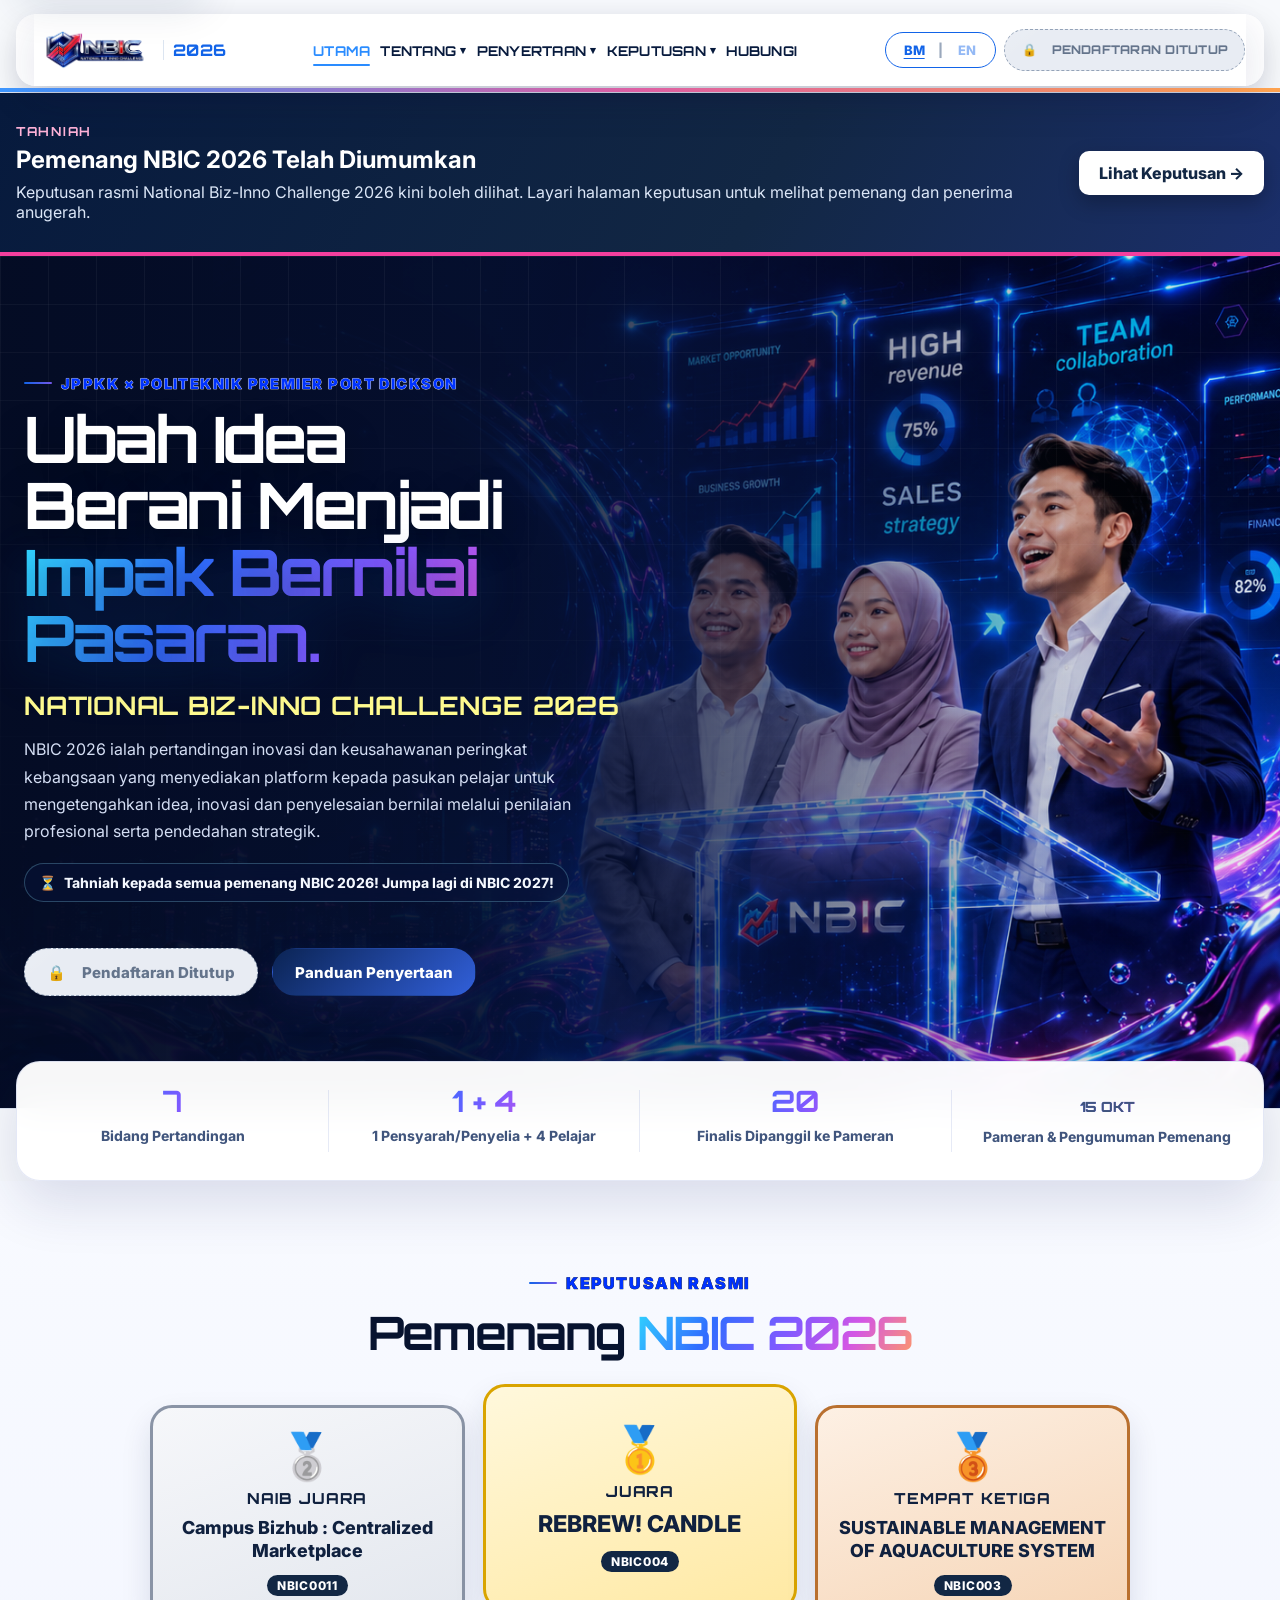
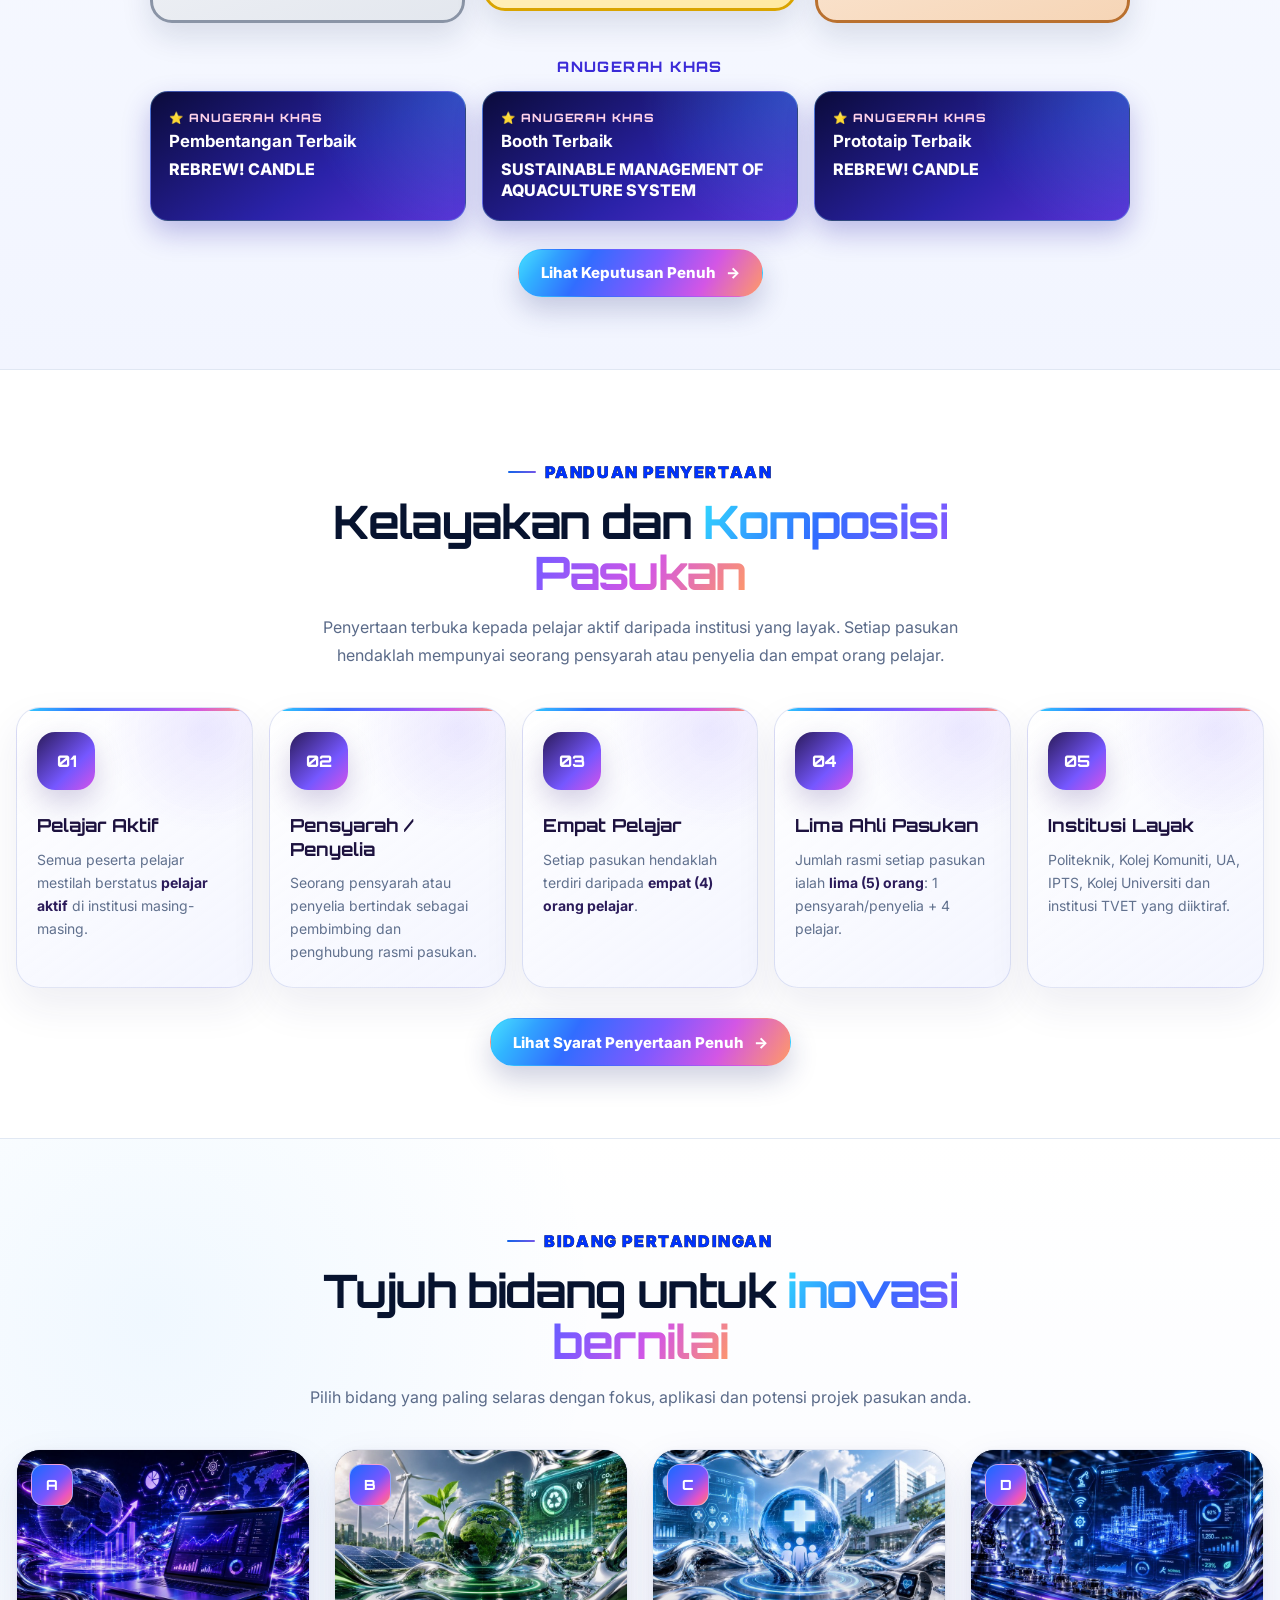
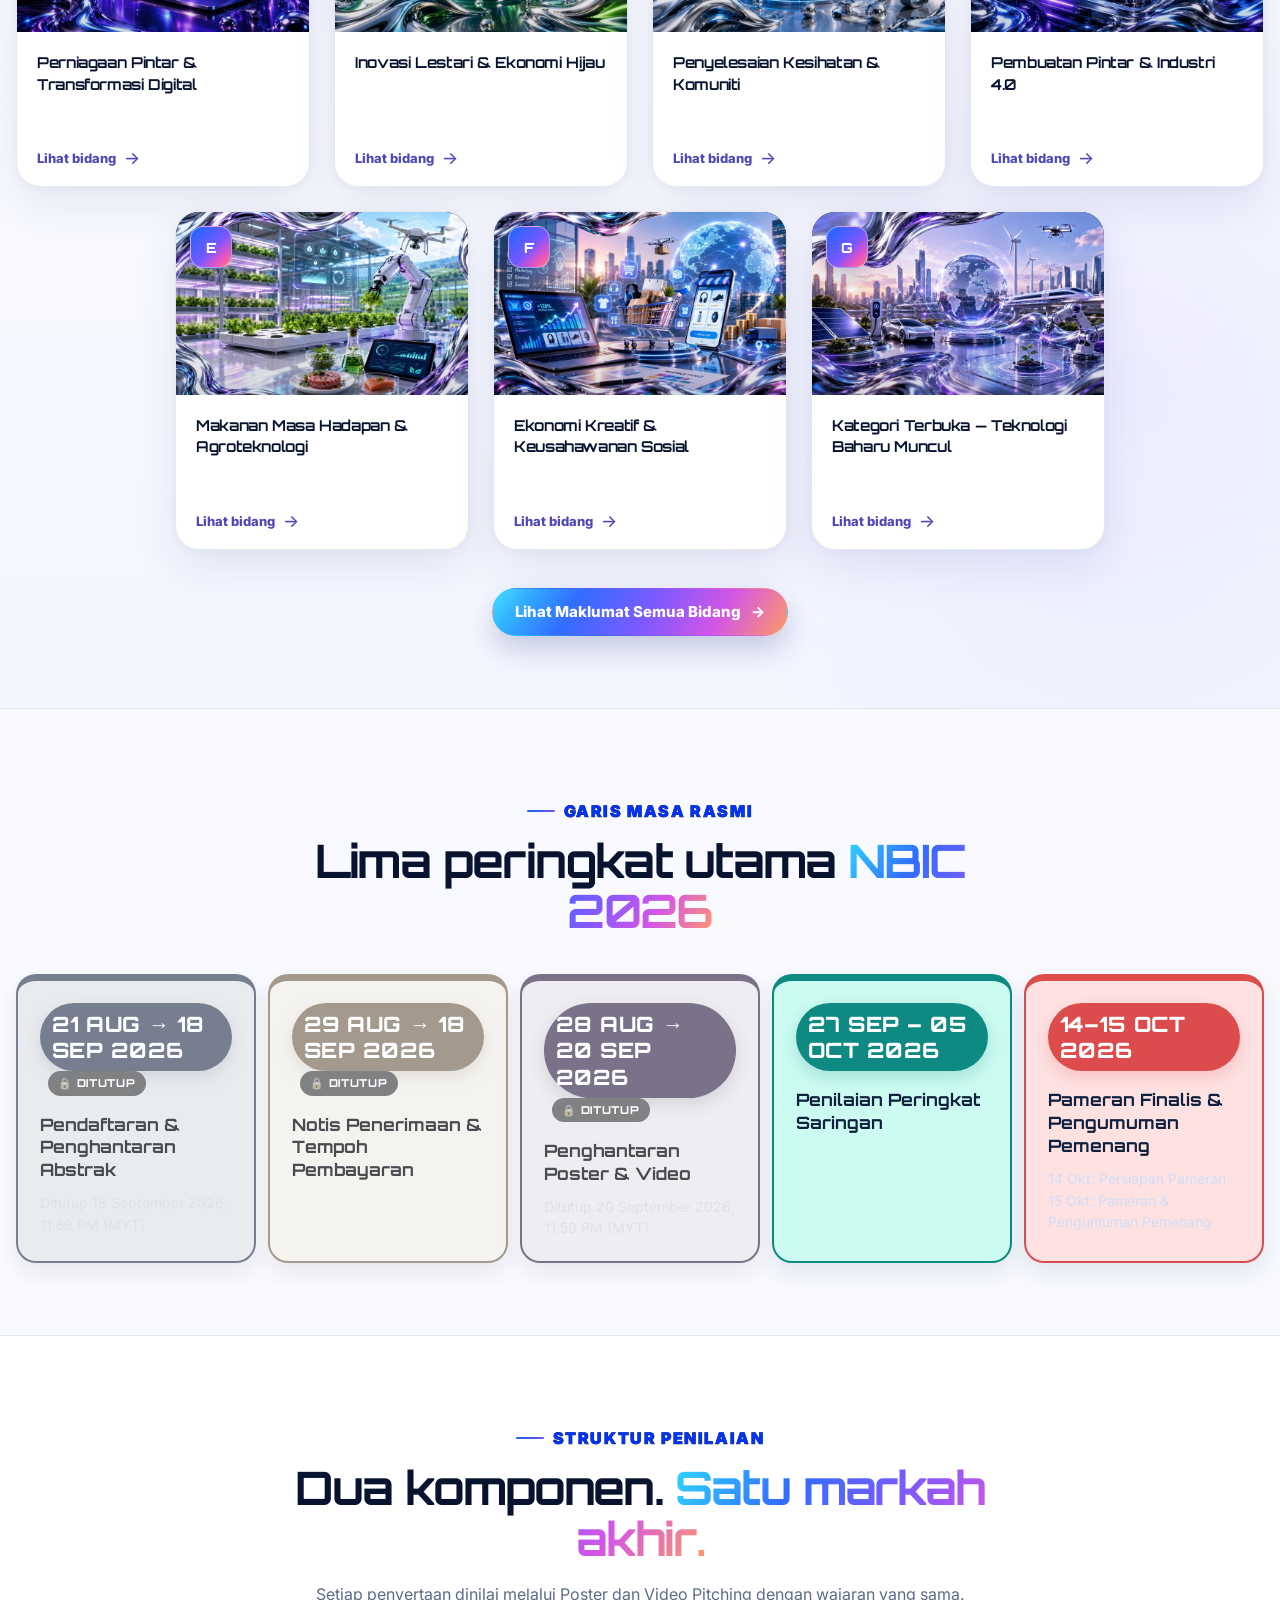
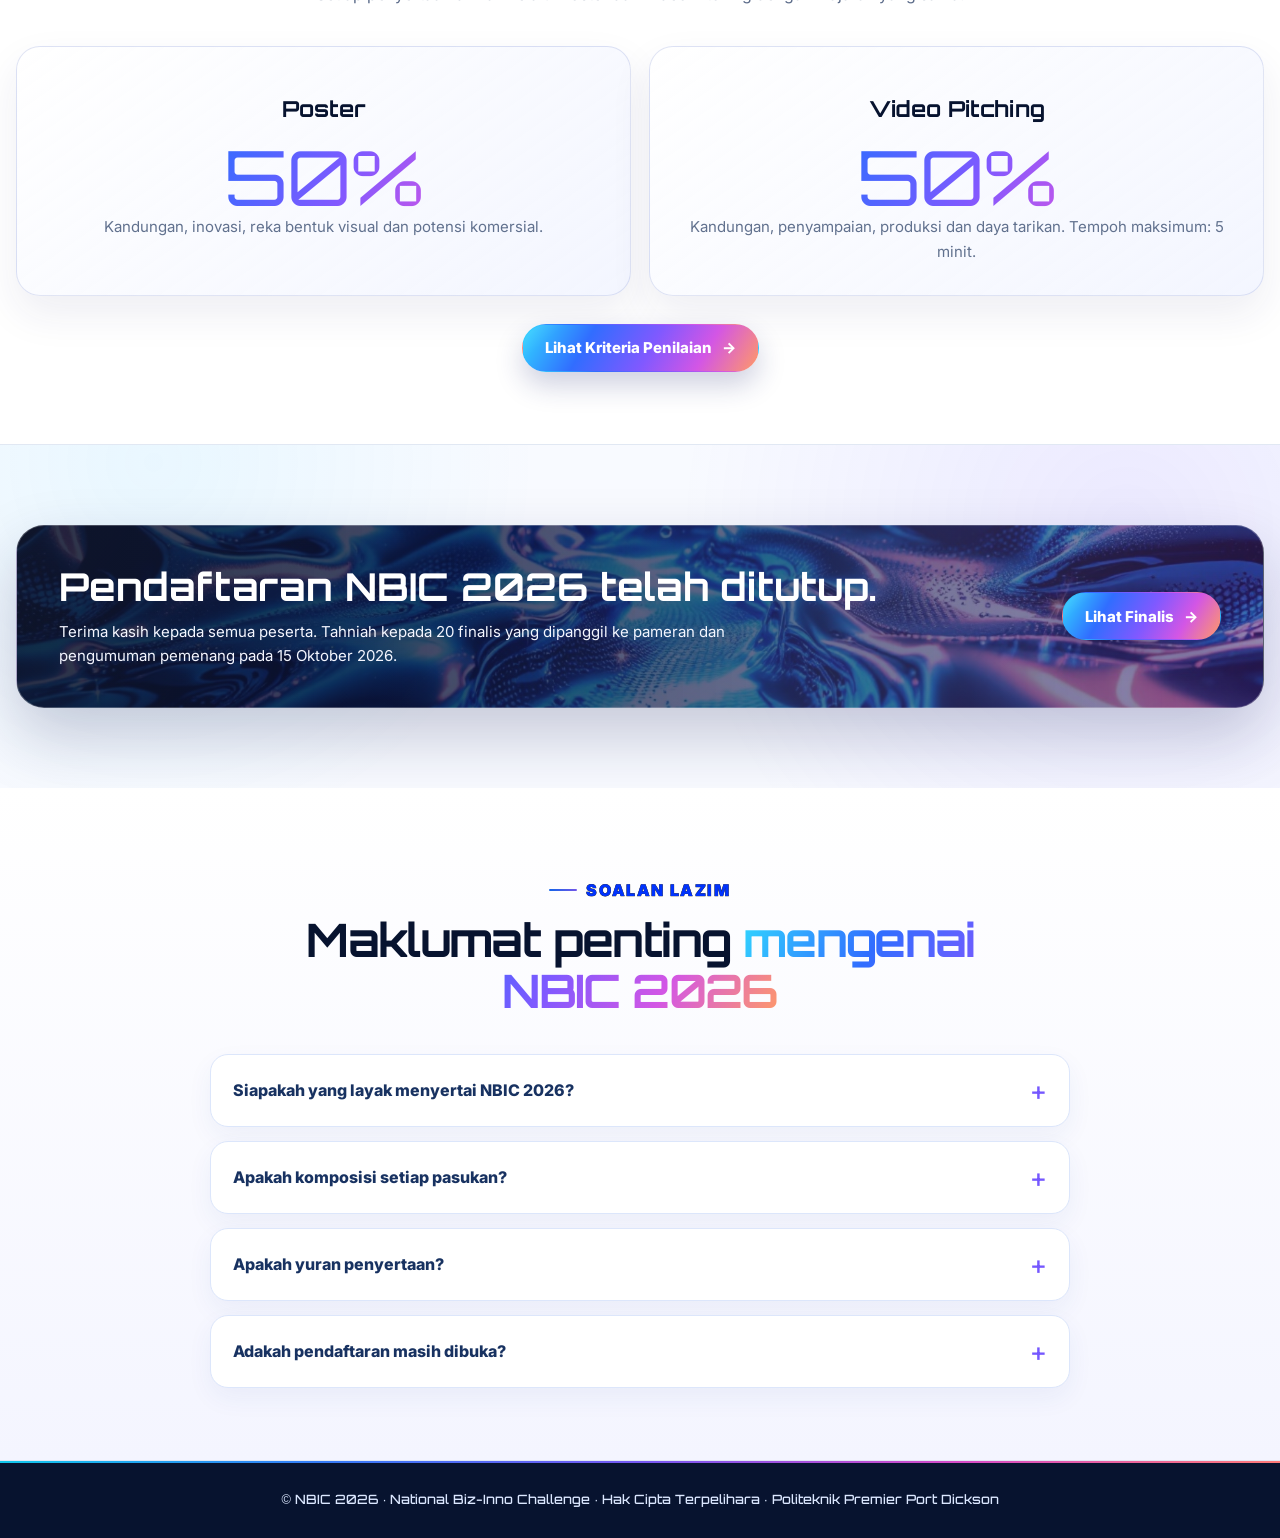
<file: index.html>
<!DOCTYPE html>

<html data-lang="ms" lang="ms">
<head>
<meta charset="utf-8"/>
<meta content="width=device-width, initial-scale=1" name="viewport"/>
<meta content="#071a3d" name="theme-color"/>
<meta content="National Biz-Inno Challenge 2026 — pertandingan inovasi dan keusahawanan peringkat kebangsaan untuk pasukan pelajar institusi yang layak." name="description"/>
<title>NBIC 2026 | National Biz-Inno Challenge</title>
<link href="assets/images/favicon.ico" rel="icon" type="image/x-icon"/>
<link href="assets/images/favicon-32.png" rel="icon" sizes="32x32" type="image/png"/>
<link href="assets/images/favicon-192.png" rel="icon" sizes="192x192" type="image/png"/>
<link href="assets/images/apple-touch-icon.png" rel="apple-touch-icon"/>
<meta content="website" property="og:type"/>
<meta content="NBIC 2026" property="og:site_name"/>
<meta content="https://nbic2026-ppd.github.io/NBIC-PPD/" property="og:url"/>
<meta content="NBIC 2026 | National Biz-Inno Challenge" property="og:title"/>
<meta content="Pertandingan inovasi dan keusahawanan peringkat kebangsaan untuk pasukan pelajar institusi yang layak." property="og:description"/>
<meta content="https://nbic2026-ppd.github.io/NBIC-PPD/assets/images/hero-students.png" property="og:image"/>
<meta content="summary_large_image" name="twitter:card"/>
<link href="https://fonts.googleapis.com" rel="preconnect"/>
<link crossorigin="" href="https://fonts.gstatic.com" rel="preconnect"/>
<link href="https://fonts.googleapis.com/css2?family=Inter:wght@400;500;600;700;800&amp;family=Orbitron:wght@500;600;700;800&amp;display=swap" rel="stylesheet"/>
<link href="css/styles.css?v=20260806-unified" rel="stylesheet"/>
<link href="css/theme.css?v=20260807-locked-system-v16" rel="stylesheet"/>
<link href="css/homepage-v2.css?v=20260807-home-v4" rel="stylesheet"/>
<link href="css/homepage-bidang-v5.css?v=20260808-bidang-cards" rel="stylesheet"/>
<link href="css/homepage-two-fixes-v8.css?v=20260808-exact-color-fix" rel="stylesheet"/>
<link href="css/nav-footer-final-fix-v1.css?v=20260809-nav-footer-fix" rel="stylesheet"/><link href="css/critical-fixes-rc3.css?v=20260810-payment-qr-rc3" rel="stylesheet"/>
<style>
/* NBIC timeline phase colour system */
.timeline-home-step{--phase:#2563eb;--phase-fill:#dbeafe;border:2px solid var(--phase)!important;border-top-width:7px!important;background:var(--phase-fill)!important;background-image:none!important;box-shadow:0 10px 24px rgba(15,35,70,.10)!important}
.timeline-home-step time{display:inline-flex!important;padding:.48rem .72rem!important;border-radius:999px!important;background:var(--phase)!important;color:#fff!important;box-shadow:0 6px 16px color-mix(in srgb,var(--phase) 22%,transparent)}
.timeline-home-step h3{color:#10213f!important}
.timeline-home-step.phase-registration{--phase:#2563eb;--phase-fill:#dbeafe}
.timeline-home-step.phase-acceptance{--phase:#d97706;--phase-fill:#fef3c7}
.timeline-home-step.phase-submission{--phase:#7c3aed;--phase-fill:#ede9fe}
.timeline-home-step.phase-judging{--phase:#0f8a83;--phase-fill:#ccfbf1}
.timeline-home-step.phase-final{--phase:#dc4c4c;--phase-fill:#fee2e2}
/* Standard countdown: orange panel, white type, fuchsia accent */
.deadline-card{background:linear-gradient(120deg,#f36b21 0%,#dc4d16 100%)!important;border:0!important;border-left:7px solid #f43f9e!important;box-shadow:0 18px 40px rgba(190,69,18,.24)!important}
.deadline-card,.deadline-card *{color:#fff!important}
.deadline-card .deadline-label strong{font-family:'Orbitron',sans-serif!important;color:#fff!important}
.deadline-card .deadline-unit{background:rgba(111,31,8,.22)!important;border:1px solid rgba(255,255,255,.78)!important;box-shadow:none!important}
.deadline-card .deadline-unit strong{font-family:'Orbitron',sans-serif!important;color:#fff!important}
.deadline-card .deadline-unit span{color:#fff!important;opacity:.92}
</style><style>
.nbic-finalists{padding:56px 0;background:#f4f7fb;scroll-margin-top:100px}.nbic-finalists h2{margin:8px 0 16px}.nbic-table-wrap{overflow-x:auto;border:1px solid #dce3ed;border-radius:16px;background:#fff;margin-top:24px}.nbic-finalist-table{width:100%;border-collapse:collapse;text-align:left}.nbic-finalist-table th{background:#122744;color:#fff}.nbic-finalist-table th,.nbic-finalist-table td{padding:16px 20px;border-bottom:1px solid #e6ebf2;vertical-align:top}.nbic-finalist-table td:first-child{white-space:nowrap;color:#17365b}.nbic-finalist-table tr:last-child td{border-bottom:0}.nbic-title-note{display:block;color:#667085;font-size:.8em;margin-top:6px}.nbic-announcement{padding:26px 0;background:#edf5ff}.nbic-announcement .container{display:flex;align-items:center;justify-content:space-between;gap:20px}.nbic-announcement h2{margin:0 0 8px}.nbic-announcement p{margin:0}.nbic-announcement a{display:inline-block;padding:12px 20px;background:#122744;color:white;border-radius:10px;text-decoration:none;white-space:nowrap}@media(max-width:600px){.nbic-announcement .container{display:block}.nbic-announcement a{margin-top:16px}.nbic-finalist-table th,.nbic-finalist-table td{padding:12px}.nbic-finalists{padding:32px 0}}

/* ===== Finalist banner + pameran countdown enhancement ===== */
.nbic-announcement{padding:30px 0!important;background:linear-gradient(120deg,#071a3d 0%,#122744 60%,#1b2f6b 100%)!important;border-bottom:4px solid #f43f9e}
.nbic-announcement .nbic-announcement-kicker{margin:0 0 6px;color:#ffb3d9!important;font-family:'Orbitron',sans-serif;font-size:.78rem;font-weight:700;letter-spacing:.14em;text-transform:uppercase}
.nbic-announcement h2{color:#fff!important}
.nbic-announcement p{color:#dbe6f7!important}
.nbic-announcement a{background:#fff!important;color:#122744!important;font-weight:800;box-shadow:0 8px 20px rgba(0,0,0,.25)}
.nbic-announcement a:hover{background:#ffe2f0!important}
.nbic-sched{display:grid;grid-template-columns:repeat(2,minmax(0,1fr));gap:18px;max-width:760px;margin:22px auto 0}
.nbic-sched-card{--phase:#d97706;--pill:#b45309;--fill:#fef3c7;padding:20px 22px;border:2px solid var(--phase);border-top-width:7px;border-radius:18px;background:var(--fill);box-shadow:0 10px 24px rgba(15,35,70,.10)}
.nbic-sched-card.is-expo{--phase:#dc4c4c;--pill:#b91c1c;--fill:#fee2e2}
.nbic-sched-card time{display:inline-flex;padding:.48rem .8rem;border-radius:999px;background:var(--pill);color:#fff;font-family:'Orbitron',sans-serif;font-weight:700;font-size:.8rem;letter-spacing:.04em}
.nbic-sched-card h3{margin:12px 0 6px;color:#10213f;font-size:1.15rem;line-height:1.3}
.nbic-sched-card p{margin:0;color:#3b4a63;font-size:.95rem;line-height:1.55}
@media(max-width:640px){.nbic-sched{grid-template-columns:1fr}}
.btn-closed{background:#e8ecf3!important;color:#64748b!important;border:1px dashed #94a3b8!important;box-shadow:none!important;cursor:not-allowed!important;pointer-events:none;user-select:none;filter:none!important;text-shadow:none!important}
.btn-closed .arrow{display:none}
.btn-closed .lock{margin-right:.4em}
.timeline-home-step.is-locked{filter:grayscale(.85);opacity:.8}
.step-closed{display:inline-flex;margin:0 0 0 8px;padding:.32rem .65rem;border-radius:999px;background:#5b6472;color:#fff;font-family:'Orbitron',sans-serif;font-size:.68rem;font-weight:800;letter-spacing:.06em;text-transform:uppercase;vertical-align:middle}
.nav-item-closed{opacity:.55;cursor:not-allowed!important;pointer-events:none}

/* ===== Overall winners ===== */
.nbic-podium{display:grid;grid-template-columns:repeat(3,minmax(0,1fr));gap:18px;align-items:end;max-width:980px;margin:30px auto 0}
.nbic-podium-card{position:relative;padding:26px 20px 24px;border:3px solid var(--tier);border-radius:22px;background:var(--fill);text-align:center;box-shadow:0 14px 30px rgba(15,35,70,.12)}
.nbic-podium-card.p1{--tier:#d9a400;--fill:linear-gradient(160deg,#fff8dc,#ffe9a3);order:2;padding-top:40px;padding-bottom:36px;transform:translateY(-12px)}
.nbic-podium-card.p2{--tier:#8a94a6;--fill:linear-gradient(160deg,#f6f7fa,#e3e7ee);order:1}
.nbic-podium-card.p3{--tier:#b9702f;--fill:linear-gradient(160deg,#fdf0e4,#f6d5b6);order:3}
.nbic-podium-medal{display:block;font-size:2.8rem;line-height:1}
.nbic-podium-place{display:block;margin:10px 0 8px;color:#10213f;font-family:'Orbitron',sans-serif;font-weight:800;font-size:.95rem;letter-spacing:.06em;text-transform:uppercase}
.nbic-podium-name{margin:0;color:#10213f;font-weight:800;font-size:1.12rem;line-height:1.3;overflow-wrap:anywhere}
.nbic-podium-card.p1 .nbic-podium-name{font-size:1.45rem}
.nbic-podium-code{display:inline-block;margin-top:12px;padding:3px 10px;border-radius:999px;background:#122744;color:#fff;font-size:.75rem;font-weight:800;letter-spacing:.06em}
.nbic-special-label{display:block;margin:34px auto 0;text-align:center;color:#3b2bd8;font-family:'Orbitron',sans-serif;font-weight:800;font-size:.9rem;letter-spacing:.1em;text-transform:uppercase}
.nbic-special-row{display:grid;grid-template-columns:repeat(3,minmax(0,1fr));gap:16px;max-width:980px;margin:16px auto 0}
.nbic-special-card{padding:18px;border-radius:18px;border:1px solid rgba(125,211,252,.30);background:radial-gradient(circle at 100% 0%,rgba(56,189,248,.28) 0,transparent 46%),linear-gradient(145deg,#0b0b3b 0%,#2a22a8 58%,#5b2fd6 100%);box-shadow:0 12px 28px rgba(42,34,168,.28)}
.nbic-special-card small{display:block;color:#ffd3ea!important;font-family:'Orbitron',sans-serif;font-weight:800;font-size:.72rem;letter-spacing:.08em;text-transform:uppercase}
.nbic-special-card h3,.nbic-special-card p{color:#fff!important}
.nbic-special-card h3{margin:6px 0 8px;font-size:1.05rem}
.nbic-special-card p{margin:0;font-weight:800;line-height:1.35;overflow-wrap:anywhere}
@media(max-width:760px){.nbic-podium,.nbic-special-row{grid-template-columns:1fr}.nbic-podium-card.p1{order:1;transform:none}.nbic-podium-card.p2{order:2}.nbic-podium-card.p3{order:3}}
</style></head>
<body class="inner-page home-page">
<a class="skip-link" href="#main-content">Skip to main content</a>
<header class="site-header">
<div class="container navbar">
<nav aria-label="Primary navigation" class="nav-shell">
<a aria-label="NBIC 2026 home" class="brand" href="index.html">
<div class="brand-badge"><img alt="NBIC 2026 logo" src="assets/images/nbic-logo.png"/></div>
<span class="brand-year">2026</span>
</a>
<button aria-controls="navLinks" aria-expanded="false" aria-label="Open navigation" class="menu-toggle" id="menuToggle" type="button">
<span></span><span></span><span></span>
</button>
<div class="nav-links" id="navLinks">
<a class="active" href="index.html"><span class="lang-en">Home</span><span class="lang-ms">Utama</span></a>
<div class="nav-dropdown">
<button aria-expanded="false" class="nav-dropdown-toggle" type="button"><span class="lang-en">About</span><span class="lang-ms">Tentang</span><span class="caret">▾</span></button>
<div class="nav-dropdown-menu">
<a href="program.html"><span class="lang-en">Programme</span><span class="lang-ms">Program</span></a>
<a href="categories.html"><span class="lang-en">Categories</span><span class="lang-ms">Bidang</span></a>
<a href="timeline.html"><span class="lang-en">Timeline</span><span class="lang-ms">Garis Masa</span></a>
</div>
</div>
<div class="nav-dropdown">
<button aria-expanded="false" class="nav-dropdown-toggle" type="button"><span class="lang-en">Participate</span><span class="lang-ms">Penyertaan</span><span class="caret">▾</span></button>
<div class="nav-dropdown-menu"><a href="participation-guide.html"><span class="lang-en">Participation Guide</span><span class="lang-ms">Panduan Penyertaan</span></a><a href="evaluation.html"><span class="lang-en">Evaluation Criteria</span><span class="lang-ms">Kriteria Penilaian</span></a><a href="registration.html"><span class="lang-en">Registration</span><span class="lang-ms">Pendaftaran</span></a><a class="nav-item-closed" role="link" aria-disabled="true" tabindex="-1"><span class="lang-en">🔒 Submission · Closed</span><span class="lang-ms">🔒 Penghantaran · Ditutup</span></a></div>
</div>
<div class="nav-dropdown">
<button aria-expanded="false" class="nav-dropdown-toggle" type="button"><span class="lang-en">Results</span><span class="lang-ms">Keputusan</span><span class="caret">▾</span></button>
<div class="nav-dropdown-menu"><a href="gallery.html"><span class="lang-en">Gallery</span><span class="lang-ms">Galeri</span></a><a href="winners.html"><span class="lang-en">Finalists</span><span class="lang-ms">Finalis</span></a></div>
</div>
<a href="contact.html"><span class="lang-en">Contact</span><span class="lang-ms">Hubungi</span></a>
<div aria-label="Language switcher" class="lang-switch lang-switch-mobile">
<button data-set-lang="ms" type="button">BM</button><span class="sep">|</span><button data-set-lang="en" type="button">EN</button>
</div>
</div>
<div class="nav-actions">
<div class="lang-switch">
<button data-set-lang="ms" type="button">BM</button><span class="sep">|</span><button data-set-lang="en" type="button">EN</button>
</div>
<span class="nav-cta btn-closed" role="link" aria-disabled="true">
<span class="lock" aria-hidden="true">🔒</span><span class="lang-en">Registration Closed</span><span class="lang-ms">Pendaftaran Ditutup</span>
</span>
</div>
</nav>
</div>
</header>
<main id="main-content">
<section class="nbic-announcement" aria-labelledby="finalist-announcement"><div class="container"><div><p class="nbic-announcement-kicker"><span class="lang-en">Congratulations</span><span class="lang-ms">Tahniah</span></p><h2 id="finalist-announcement"><span class="lang-en">NBIC 2026 Winners Announced</span><span class="lang-ms">Pemenang NBIC 2026 Telah Diumumkan</span></h2><p><span class="lang-en">The official results of the National Biz-Inno Challenge 2026 are now available. See the winners and award recipients.</span><span class="lang-ms">Keputusan rasmi National Biz-Inno Challenge 2026 kini boleh dilihat. Layari halaman keputusan untuk melihat pemenang dan penerima anugerah.</span></p></div><a href="winners.html#keputusan-rasmi"><span class="lang-en">View Results →</span><span class="lang-ms">Lihat Keputusan →</span></a></div></section>
<section aria-labelledby="hero-title" class="hero hero-home">
<div class="container hero-inner">
<div class="home-hero-copy reveal">
<p class="eyebrow">JPPKK × POLITEKNIK PREMIER PORT DICKSON</p>
<h1 id="hero-title">
<span class="lang-ms">Ubah Idea Berani Menjadi <em>Impak Bernilai Pasaran.</em></span>
<span class="lang-en">Turn Bold Ideas into <em>Market-Ready Impact.</em></span>
</h1>
<p class="event-name">National Biz-Inno Challenge 2026</p>
<p class="hero-description">
<span class="lang-ms">NBIC 2026 ialah pertandingan inovasi dan keusahawanan peringkat kebangsaan yang menyediakan platform kepada pasukan pelajar untuk mengetengahkan idea, inovasi dan penyelesaian bernilai melalui penilaian profesional serta pendedahan strategik.</span>
<span class="lang-en">NBIC 2026 is a national-level innovation and entrepreneurship competition providing student teams with a platform to present ideas, innovations and value-driven solutions through professional evaluation and strategic exposure.</span>
</p>
<p class="hero-deadline">
<span aria-hidden="true">⏳</span>
<span class="lang-ms">Tahniah kepada semua pemenang NBIC 2026! Jumpa lagi di NBIC 2027!</span>
<span class="lang-en">Congratulations to all NBIC 2026 winners! See you at NBIC 2027!</span>
</p>
<div class="hero-actions">
<span class="btn-primary btn-closed" role="link" aria-disabled="true">
<span class="lock" aria-hidden="true">🔒</span><span class="lang-ms">Pendaftaran Ditutup</span><span class="lang-en">Registration Closed</span>
</span>
<a class="btn-outline-light" href="participation-guide.html">
<span class="lang-ms">Panduan Penyertaan</span><span class="lang-en">Participation Guide</span>
</a>
</div>
</div>
</div>
</section>
<div aria-label="NBIC 2026 programme facts" class="container home-facts-wrap">
<div class="home-facts">
<div class="home-fact"><strong>7</strong><span><span class="lang-ms">Bidang Pertandingan</span><span class="lang-en">Competition Areas</span></span></div>
<div class="home-fact"><strong>1 + 4</strong><span><span class="lang-ms">1 Pensyarah/Penyelia + 4 Pelajar</span><span class="lang-en">1 Lecturer/Supervisor + 4 Students</span></span></div>
<div class="home-fact"><strong>20</strong><span><span class="lang-ms">Finalis Dipanggil ke Pameran</span><span class="lang-en">Finalists Called to the Exhibition</span></span></div>
<div class="home-fact"><strong><span class="lang-ms">15 OKT</span><span class="lang-en">15 OCT</span></strong><span><span class="lang-ms">Pameran &amp; Pengumuman Pemenang</span><span class="lang-en">Exhibition &amp; Winner Announcement</span></span></div>
</div>
</div>
<!-- Temporarily hidden because the artwork contains superseded dates. -->
<section class="home-programme-banner-section" aria-label="NBIC 2026 programme banner" hidden>
<div class="container">
<figure class="home-programme-banner reveal">
<img src="assets/images/nbic2026-programme-banner.jpg" alt="NBIC 2026 programme banner showing competition categories, registration fees and important dates"/>
</figure>
</div>
</section>
<section class="section deadline-section" id="results">
<div class="container">
<div class="section-title-wrap reveal">
<p class="eyebrow"><span class="lang-en">Official Results</span><span class="lang-ms">Keputusan Rasmi</span></p>
<h2><span class="lang-en">NBIC 2026 <em>Overall Winners</em></span><span class="lang-ms">Pemenang <em>NBIC 2026</em></span></h2>
</div>
<div class="nbic-podium reveal">
<article class="nbic-podium-card p2"><span class="nbic-podium-medal" aria-hidden="true">🥈</span><span class="nbic-podium-place"><span class="lang-en">Runner-up</span><span class="lang-ms">Naib Juara</span></span><p class="nbic-podium-name">Campus Bizhub : Centralized Marketplace</p><span class="nbic-podium-code">NBIC0011</span></article>
<article class="nbic-podium-card p1"><span class="nbic-podium-medal" aria-hidden="true">🥇</span><span class="nbic-podium-place"><span class="lang-en">Champion</span><span class="lang-ms">Juara</span></span><p class="nbic-podium-name">REBREW! CANDLE</p><span class="nbic-podium-code">NBIC004</span></article>
<article class="nbic-podium-card p3"><span class="nbic-podium-medal" aria-hidden="true">🥉</span><span class="nbic-podium-place"><span class="lang-en">Third Place</span><span class="lang-ms">Tempat Ketiga</span></span><p class="nbic-podium-name">SUSTAINABLE MANAGEMENT OF AQUACULTURE SYSTEM</p><span class="nbic-podium-code">NBIC003</span></article>
</div>
<span class="nbic-special-label"><span class="lang-en">Special Awards</span><span class="lang-ms">Anugerah Khas</span></span>
<div class="nbic-special-row reveal">
<article class="nbic-special-card"><small>⭐ <span class="lang-en">Special Award</span><span class="lang-ms">Anugerah Khas</span></small><h3><span class="lang-en">Best Presentation</span><span class="lang-ms">Pembentangan Terbaik</span></h3><p>REBREW! CANDLE</p></article>
<article class="nbic-special-card"><small>⭐ <span class="lang-en">Special Award</span><span class="lang-ms">Anugerah Khas</span></small><h3><span class="lang-en">Best Booth</span><span class="lang-ms">Booth Terbaik</span></h3><p>SUSTAINABLE MANAGEMENT OF AQUACULTURE SYSTEM</p></article>
<article class="nbic-special-card"><small>⭐ <span class="lang-en">Special Award</span><span class="lang-ms">Anugerah Khas</span></small><h3><span class="lang-en">Best Prototype</span><span class="lang-ms">Prototaip Terbaik</span></h3><p>REBREW! CANDLE</p></article>
</div>
<div style="text-align:center;margin-top:28px"><a class="btn-primary" href="winners.html#keputusan-rasmi"><span class="lang-en">View Full Results</span><span class="lang-ms">Lihat Keputusan Penuh</span> →</a></div>
</div>
</section>
<section class="section about-home" id="eligibility">
<div class="container">
<div class="section-title-wrap reveal">
<p class="eyebrow"><span class="lang-ms">Panduan Penyertaan</span><span class="lang-en">Participation Information</span></p>
<h2><span class="lang-ms">Kelayakan dan <em>Komposisi Pasukan</em></span><span class="lang-en">Eligibility and <em>Team Composition</em></span></h2>
<p><span class="lang-ms">Penyertaan terbuka kepada pelajar aktif daripada institusi yang layak. Setiap pasukan hendaklah mempunyai seorang pensyarah atau penyelia dan empat orang pelajar.</span><span class="lang-en">Participation is open to active students from eligible institutions. Each team must include one lecturer or supervisor and four students.</span></p>
</div>
<div class="participant-people-grid">
<article class="person-hero-card reveal"><div class="person-avatar">01</div><h3><span class="lang-ms">Pelajar Aktif</span><span class="lang-en">Active Student</span></h3><p><span class="lang-ms">Semua peserta pelajar mestilah berstatus <strong>pelajar aktif</strong> di institusi masing-masing.</span><span class="lang-en">All student participants must be <strong>actively enrolled</strong> at their respective institutions.</span></p></article>
<article class="person-hero-card reveal"><div class="person-avatar">02</div><h3><span class="lang-ms">Pensyarah / Penyelia</span><span class="lang-en">Lecturer / Supervisor</span></h3><p><span class="lang-ms">Seorang pensyarah atau penyelia bertindak sebagai pembimbing dan penghubung rasmi pasukan.</span><span class="lang-en">One lecturer or supervisor serves as mentor and the team's official liaison.</span></p></article>
<article class="person-hero-card reveal"><div class="person-avatar">03</div><h3><span class="lang-ms">Empat Pelajar</span><span class="lang-en">Four Students</span></h3><p><span class="lang-ms">Setiap pasukan hendaklah terdiri daripada <strong>empat (4) orang pelajar</strong>.</span><span class="lang-en">Each team shall consist of <strong>four (4) students</strong>.</span></p></article>
<article class="person-hero-card reveal"><div class="person-avatar">04</div><h3><span class="lang-ms">Lima Ahli Pasukan</span><span class="lang-en">Five Team Members</span></h3><p><span class="lang-ms">Jumlah rasmi setiap pasukan ialah <strong>lima (5) orang</strong>: 1 pensyarah/penyelia + 4 pelajar.</span><span class="lang-en">The official team size is <strong>five (5) members</strong>: 1 lecturer/supervisor + 4 students.</span></p></article>
<article class="person-hero-card reveal"><div class="person-avatar">05</div><h3><span class="lang-ms">Institusi Layak</span><span class="lang-en">Eligible Institutions</span></h3><p><span class="lang-ms">Politeknik, Kolej Komuniti, UA, IPTS, Kolej Universiti dan institusi TVET yang diiktiraf.</span><span class="lang-en">Polytechnics, Community Colleges, Public Universities, Private HEIs, University Colleges and recognised TVET institutions.</span></p></article>
</div>
<div style="text-align:center;margin-top:30px"><a class="btn-primary" href="participation-guide.html"><span class="lang-ms">Lihat Syarat Penyertaan Penuh</span><span class="lang-en">View Full Participation Rules</span> →</a></div>
</div>
</section>
<section class="section categories-home" id="categories">
<div class="container">
<div class="section-title-wrap reveal">
<p class="eyebrow">
<span class="lang-ms">Bidang Pertandingan</span>
<span class="lang-en">Competition Areas</span>
</p>
<h2>
<span class="lang-ms">Tujuh bidang untuk <em>inovasi bernilai</em></span>
<span class="lang-en">Seven areas for <em>value-driven innovation</em></span>
</h2>
<p>
<span class="lang-ms">Pilih bidang yang paling selaras dengan fokus, aplikasi dan potensi projek pasukan anda.</span>
<span class="lang-en">Select the area that best aligns with your team's project focus, application and potential.</span>
</p>
</div>
<div class="category-image-grid">
<article class="category-image-card reveal category-a">
<a aria-label="Bidang A: Perniagaan Pintar dan Transformasi Digital" class="category-image-link" href="categories.html">
<div class="category-image-media">
<img alt="Visual Perniagaan Pintar dan Transformasi Digital" height="500" loading="lazy" src="assets/images/bidang/bidang-a-perniagaan-pintar.jpg" width="800"/>
<span class="category-letter">A</span>
</div>
<div class="category-image-content">
<h3>
<span class="lang-ms">Perniagaan Pintar &amp; Transformasi Digital</span>
<span class="lang-en">Smart Business &amp; Digital Transformation</span>
</h3>
<span class="category-view">
<span class="lang-ms">Lihat bidang</span><span class="lang-en">View area</span> <b aria-hidden="true">→</b>
</span>
</div>
</a>
</article>
<article class="category-image-card reveal category-b">
<a aria-label="Bidang B: Inovasi Lestari dan Ekonomi Hijau" class="category-image-link" href="categories.html">
<div class="category-image-media">
<img alt="Visual Inovasi Lestari dan Ekonomi Hijau" height="500" loading="lazy" src="assets/images/bidang/bidang-b-inovasi-lestari.jpg" width="800"/>
<span class="category-letter">B</span>
</div>
<div class="category-image-content">
<h3>
<span class="lang-ms">Inovasi Lestari &amp; Ekonomi Hijau</span>
<span class="lang-en">Sustainable Innovation &amp; Green Economy</span>
</h3>
<span class="category-view">
<span class="lang-ms">Lihat bidang</span><span class="lang-en">View area</span> <b aria-hidden="true">→</b>
</span>
</div>
</a>
</article>
<article class="category-image-card reveal category-c">
<a aria-label="Bidang C: Penyelesaian Kesihatan dan Komuniti" class="category-image-link" href="categories.html">
<div class="category-image-media">
<img alt="Visual Penyelesaian Kesihatan dan Komuniti" height="500" loading="lazy" src="assets/images/bidang/bidang-c-kesihatan-komuniti.jpg" width="800"/>
<span class="category-letter">C</span>
</div>
<div class="category-image-content">
<h3>
<span class="lang-ms">Penyelesaian Kesihatan &amp; Komuniti</span>
<span class="lang-en">Healthcare &amp; Community Solutions</span>
</h3>
<span class="category-view">
<span class="lang-ms">Lihat bidang</span><span class="lang-en">View area</span> <b aria-hidden="true">→</b>
</span>
</div>
</a>
</article>
<article class="category-image-card reveal category-d">
<a aria-label="Bidang D: Pembuatan Pintar dan Industri 4.0" class="category-image-link" href="categories.html">
<div class="category-image-media">
<img alt="Visual Pembuatan Pintar dan Industri 4.0" height="500" loading="lazy" src="assets/images/bidang/bidang-d-industri-4.jpg" width="800"/>
<span class="category-letter">D</span>
</div>
<div class="category-image-content">
<h3>
<span class="lang-ms">Pembuatan Pintar &amp; Industri 4.0</span>
<span class="lang-en">Smart Manufacturing &amp; Industry 4.0</span>
</h3>
<span class="category-view">
<span class="lang-ms">Lihat bidang</span><span class="lang-en">View area</span> <b aria-hidden="true">→</b>
</span>
</div>
</a>
</article>
<article class="category-image-card reveal category-e">
<a aria-label="Bidang E: Makanan Masa Hadapan dan Agroteknologi" class="category-image-link" href="categories.html">
<div class="category-image-media">
<img alt="Visual Makanan Masa Hadapan dan Agroteknologi" height="500" loading="lazy" src="assets/images/bidang/bidang-e-makanan-agroteknologi.jpg" width="800"/>
<span class="category-letter">E</span>
</div>
<div class="category-image-content">
<h3>
<span class="lang-ms">Makanan Masa Hadapan &amp; Agroteknologi</span>
<span class="lang-en">Future Food &amp; Agrotechnology</span>
</h3>
<span class="category-view">
<span class="lang-ms">Lihat bidang</span><span class="lang-en">View area</span> <b aria-hidden="true">→</b>
</span>
</div>
</a>
</article>
<article class="category-image-card reveal category-f">
<a aria-label="Bidang F: Ekonomi Kreatif dan Keusahawanan Sosial" class="category-image-link" href="categories.html">
<div class="category-image-media">
<img alt="Visual Ekonomi Kreatif dan Keusahawanan Sosial" height="500" loading="lazy" src="assets/images/bidang/bidang-f-ekonomi-kreatif.jpg" width="800"/>
<span class="category-letter">F</span>
</div>
<div class="category-image-content">
<h3>
<span class="lang-ms">Ekonomi Kreatif &amp; Keusahawanan Sosial</span>
<span class="lang-en">Creative Economy &amp; Social Entrepreneurship</span>
</h3>
<span class="category-view">
<span class="lang-ms">Lihat bidang</span><span class="lang-en">View area</span> <b aria-hidden="true">→</b>
</span>
</div>
</a>
</article>
<article class="category-image-card reveal category-g">
<a aria-label="Bidang G: Kategori Terbuka, Teknologi Baharu Muncul" class="category-image-link" href="categories.html">
<div class="category-image-media">
<img alt="Visual Kategori Terbuka dan Teknologi Baharu Muncul" height="500" loading="lazy" src="assets/images/bidang/bidang-g-teknologi-baharu.jpg" width="800"/>
<span class="category-letter">G</span>
</div>
<div class="category-image-content">
<h3>
<span class="lang-ms">Kategori Terbuka — Teknologi Baharu Muncul</span>
<span class="lang-en">Open Category — Emerging Technologies</span>
</h3>
<span class="category-view">
<span class="lang-ms">Lihat bidang</span><span class="lang-en">View area</span> <b aria-hidden="true">→</b>
</span>
</div>
</a>
</article>
</div>
<div class="category-section-action reveal">
<a class="btn-primary" href="categories.html">
<span class="lang-ms">Lihat Maklumat Semua Bidang</span>
<span class="lang-en">View All Competition Areas</span>
<span aria-hidden="true">→</span>
</a>
</div>
</div>
</section>
<section class="section timeline-home" id="key-dates">
<div class="container">
<div class="section-title-wrap reveal">
<p class="eyebrow"><span class="lang-ms">Garis Masa Rasmi</span><span class="lang-en">Official Timeline</span></p>
<h2><span class="lang-ms">Lima peringkat utama <em>NBIC 2026</em></span><span class="lang-en">Five key stages of <em>NBIC 2026</em></span></h2>
</div>
<div class="timeline-home-grid">
<article class="timeline-home-step phase-registration is-locked"><time>21 AUG → 18 SEP 2026</time><span class="step-closed"><span class="lang-ms">🔒 Ditutup</span><span class="lang-en">🔒 Closed</span></span><h3><span class="lang-ms">Pendaftaran &amp; Penghantaran Abstrak</span><span class="lang-en">Registration &amp; Abstract Submission</span></h3><p><span class="lang-ms">Ditutup 18 September 2026, 11.59 PM (MYT)</span><span class="lang-en">Closed 18 September 2026, 11.59 PM (MYT)</span></p></article>
<article class="timeline-home-step phase-acceptance is-locked"><time>29 AUG → 18 SEP 2026</time><span class="step-closed"><span class="lang-ms">🔒 Ditutup</span><span class="lang-en">🔒 Closed</span></span><h3><span class="lang-ms">Notis Penerimaan &amp; Tempoh Pembayaran</span><span class="lang-en">Acceptance Notice &amp; Payment Period</span></h3></article>
<article class="timeline-home-step phase-submission is-locked"><time>28 AUG → 20 SEP 2026</time><span class="step-closed"><span class="lang-ms">🔒 Ditutup</span><span class="lang-en">🔒 Closed</span></span><h3><span class="lang-ms">Penghantaran Poster &amp; Video</span><span class="lang-en">Poster &amp; Video Submission</span></h3><p><span class="lang-ms">Ditutup 20 September 2026, 11.59 PM (MYT)</span><span class="lang-en">Closed 20 September 2026, 11.59 PM (MYT)</span></p></article>
<article class="timeline-home-step phase-judging"><time>27 SEP – 05 OCT 2026</time><h3><span class="lang-ms">Penilaian Peringkat Saringan</span><span class="lang-en">Preliminary Round Judging</span></h3></article>
<article class="timeline-home-step phase-final"><time>14–15 OCT 2026</time><h3><span class="lang-ms">Pameran Finalis &amp; Pengumuman Pemenang</span><span class="lang-en">Finalist Exhibition &amp; Winner Announcement</span></h3><p><span class="lang-ms">14 Okt: Persiapan Pameran · 15 Okt: Pameran &amp; Pengumuman Pemenang</span><span class="lang-en">14 Oct: Exhibition Preparation · 15 Oct: Exhibition &amp; Winner Announcement</span></p></article>
</div>
</div>
</section>
<section class="section evaluation-home" id="evaluation">
<div class="container">
<div class="section-title-wrap reveal">
<p class="eyebrow"><span class="lang-ms">Struktur Penilaian</span><span class="lang-en">Evaluation Structure</span></p>
<h2><span class="lang-ms">Dua komponen. <em>Satu markah akhir.</em></span><span class="lang-en">Two components. <em>One final score.</em></span></h2>
<p><span class="lang-ms">Setiap penyertaan dinilai melalui Poster dan Video Pitching dengan wajaran yang sama.</span><span class="lang-en">Each entry is evaluated through Poster and Video Pitching with equal weighting.</span></p>
</div>
<div class="formal-grid two">
<article class="formal-card score-card reveal"><h3>Poster</h3><span class="score-value">50%</span><p><span class="lang-ms">Kandungan, inovasi, reka bentuk visual dan potensi komersial.</span><span class="lang-en">Content, innovation, visual design and commercial potential.</span></p></article>
<article class="formal-card score-card reveal"><h3>Video Pitching</h3><span class="score-value">50%</span><p><span class="lang-ms">Kandungan, penyampaian, produksi dan daya tarikan. Tempoh maksimum: 5 minit.</span><span class="lang-en">Content, delivery, production and audience appeal. Maximum duration: 5 minutes.</span></p></article>
</div>
<div style="text-align:center;margin-top:28px"><a class="btn-primary" href="evaluation.html"><span class="lang-ms">Lihat Kriteria Penilaian</span><span class="lang-en">View Evaluation Criteria</span> →</a></div>
</div>
</section>
<section class="home-register-cta">
<div class="container">
<div class="home-register-panel reveal">
<div>
<h2><span class="lang-ms">Pendaftaran NBIC 2026 telah ditutup.</span><span class="lang-en">NBIC 2026 registration is now closed.</span></h2>
<p><span class="lang-ms">Terima kasih kepada semua peserta. Tahniah kepada 20 finalis yang dipanggil ke pameran dan pengumuman pemenang pada 15 Oktober 2026.</span><span class="lang-en">Thank you to all participants. Congratulations to the 20 finalists called to the exhibition and winner announcement on 15 October 2026.</span></p>
</div>
<a class="btn-primary" href="winners.html#top-20-finalists"><span class="lang-ms">Lihat Finalis</span><span class="lang-en">View Finalists</span> →</a>
</div>
</div>
</section>
<section class="section home-faq" id="faq">
<div class="container">
<div class="section-title-wrap reveal">
<p class="eyebrow"><span class="lang-ms">Soalan Lazim</span><span class="lang-en">Frequently Asked Questions</span></p>
<h2><span class="lang-ms">Maklumat penting <em>mengenai NBIC 2026</em></span><span class="lang-en">Important information <em>about NBIC 2026</em></span></h2>
</div>
<div class="home-faq-list">
<details class="home-faq-item"><summary><span class="lang-ms">Siapakah yang layak menyertai NBIC 2026?</span><span class="lang-en">Who is eligible to participate in NBIC 2026?</span></summary><div class="home-faq-answer"><span class="lang-ms">Pelajar aktif daripada Politeknik Malaysia, Kolej Komuniti, Universiti Awam, IPTS, Kolej Universiti dan institusi TVET yang diiktiraf, tertakluk kepada syarat rasmi.</span><span class="lang-en">Active students from Malaysian Polytechnics, Community Colleges, Public Universities, Private HEIs, University Colleges and recognised TVET institutions, subject to the official rules.</span></div></details>
<details class="home-faq-item"><summary><span class="lang-ms">Apakah komposisi setiap pasukan?</span><span class="lang-en">What is the required team composition?</span></summary><div class="home-faq-answer"><span class="lang-ms">Satu (1) pensyarah/penyelia dan empat (4) orang pelajar; jumlah lima (5) orang setiap pasukan.</span><span class="lang-en">One (1) lecturer/supervisor and four (4) students; five (5) members in total.</span></div></details>
<details class="home-faq-item"><summary><span class="lang-ms">Apakah yuran penyertaan?</span><span class="lang-en">What are the registration fees?</span></summary><div class="home-faq-answer"><span class="lang-ms">Yuran Penyertaan: Pendaftaran Awal (Early Bird) RM120 tamat tempoh pada 31 Ogos 2026; yuran biasa RM150 bagi pendaftaran 1 hingga 18 September 2026. Pendaftaran kini telah ditutup.</span><span class="lang-en">Participation Fee: Early Bird RM120 closed on 31 August 2026; standard fee RM150 for registrations from 1 to 18 September 2026. Registration is now closed.</span></div></details>
<details class="home-faq-item"><summary><span class="lang-ms">Adakah pendaftaran masih dibuka?</span><span class="lang-en">Is registration still open?</span></summary><div class="home-faq-answer"><span class="lang-ms">Tidak. Pendaftaran dan penghantaran abstrak telah ditutup pada 18 September 2026, jam 11.59 malam (MYT).</span><span class="lang-en">No. Registration and abstract submission closed on 18 September 2026 at 11.59 PM (MYT).</span></div></details>
</div>
</div>
</section>
</main>
<footer class="site-footer nbic-minimal-footer">
<div class="nbic-footer-line">© NBIC 2026 · National Biz-Inno Challenge · Hak Cipta Terpelihara · Politeknik Premier Port Dickson</div>
</footer>
<script src="js/script.js?v=20260807-menu-fix"></script>
<script src="js/mobile-nav-fix.js?v=20260807-menu-fix"></script>
<script src="js/homepage-countdown.js?v=20260807-home-v2"></script>
</body>
</html>
</file>
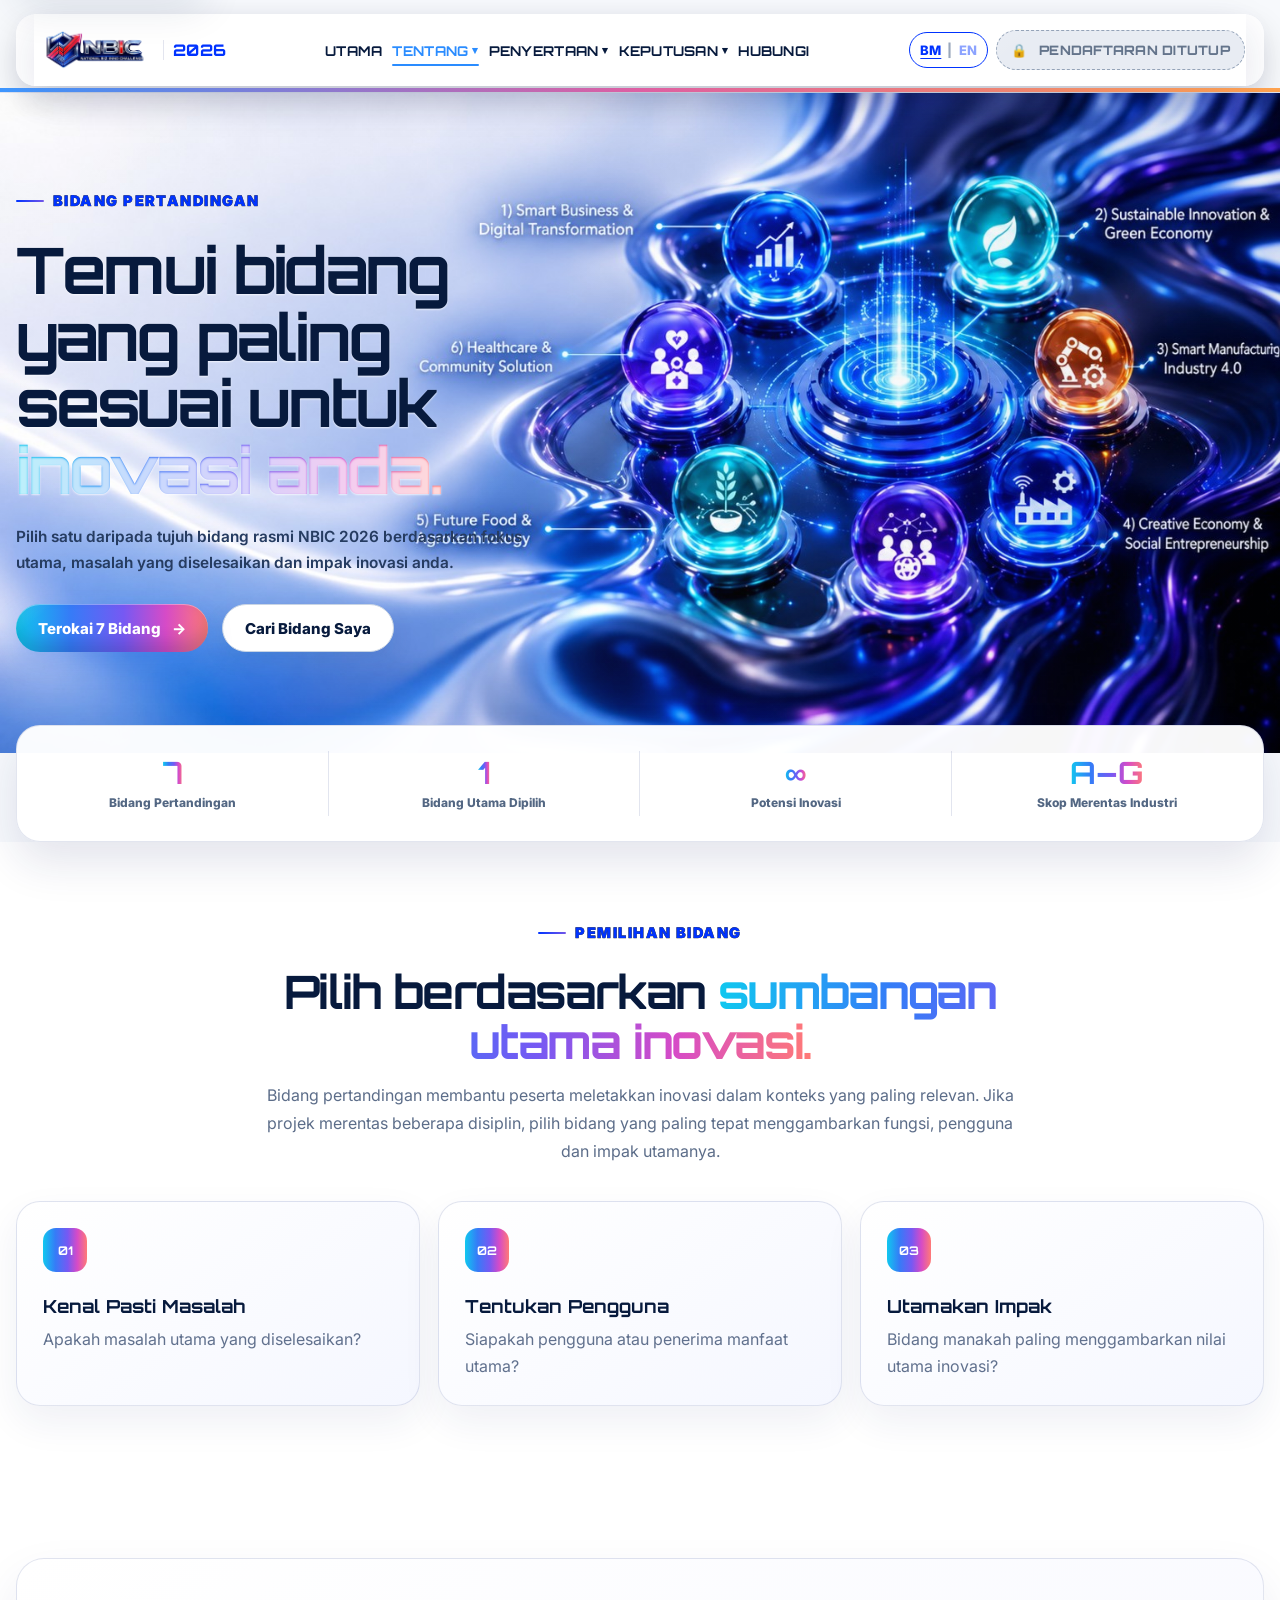
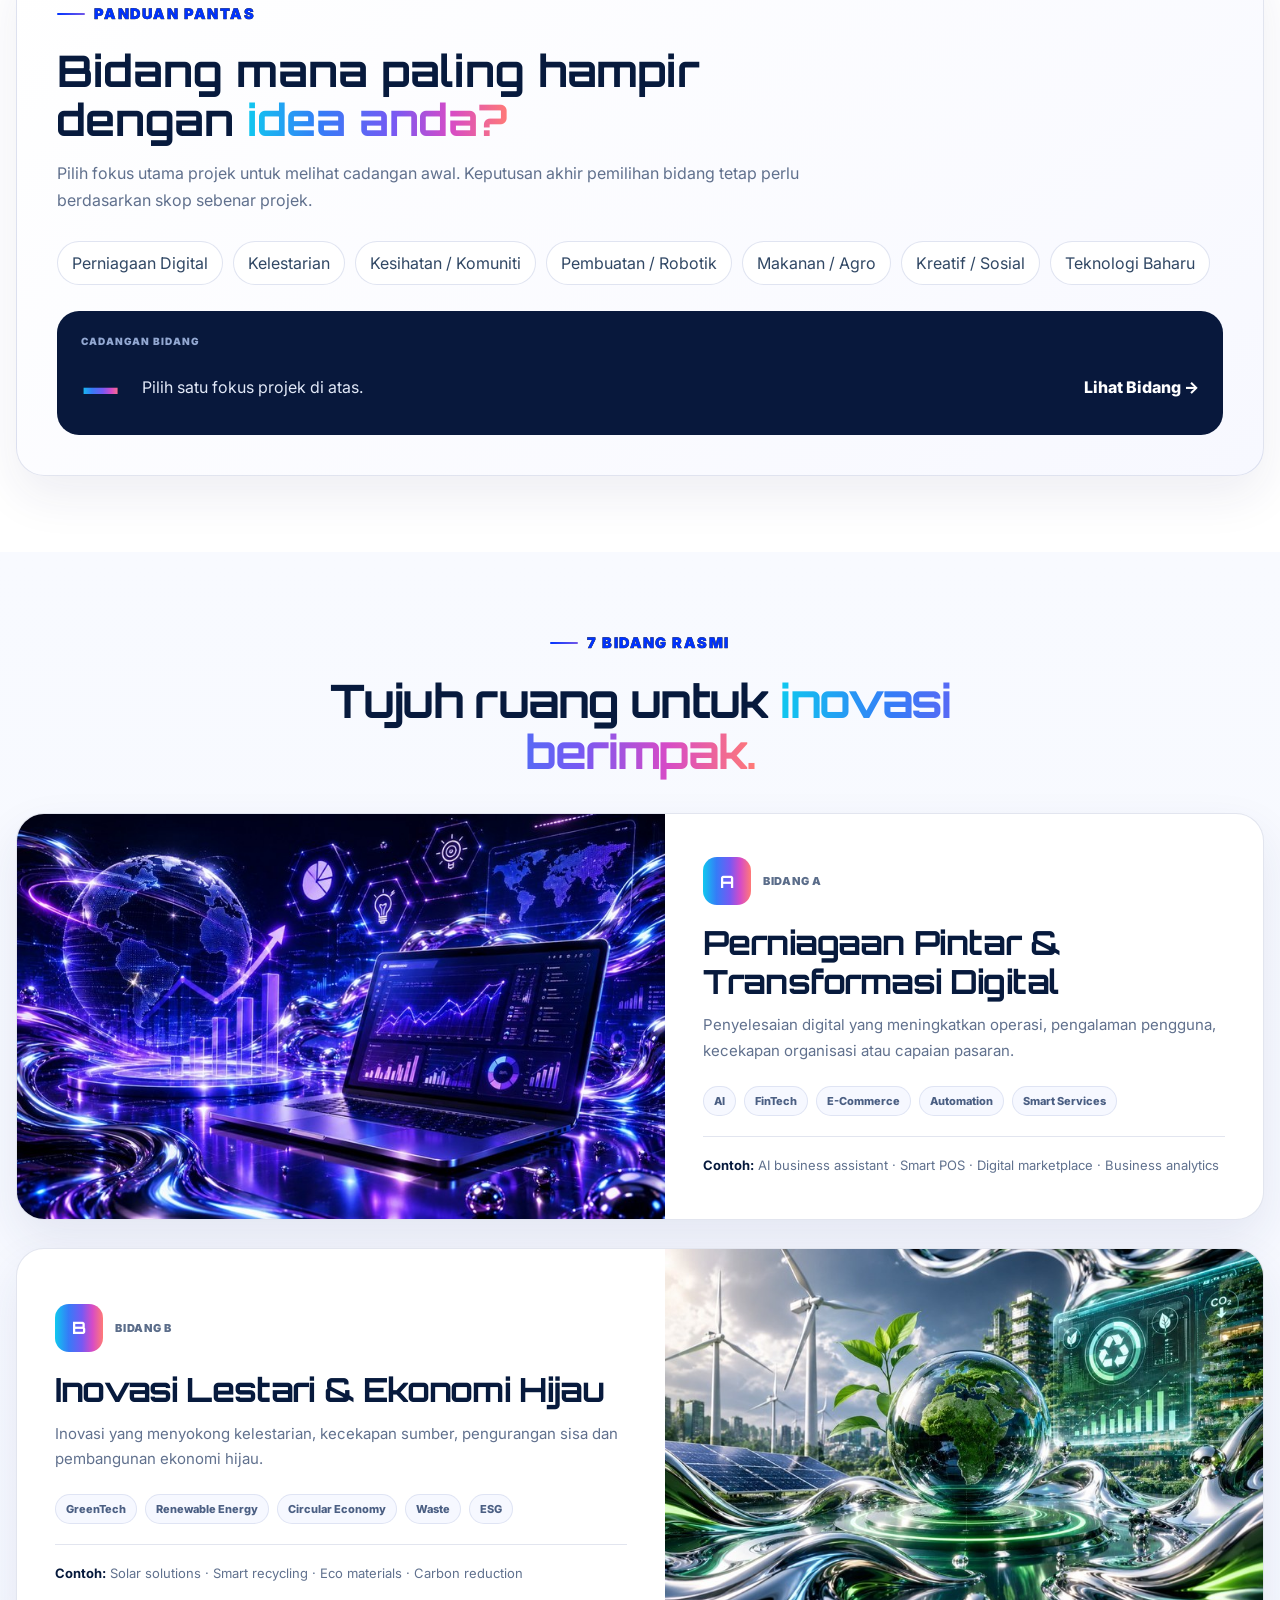
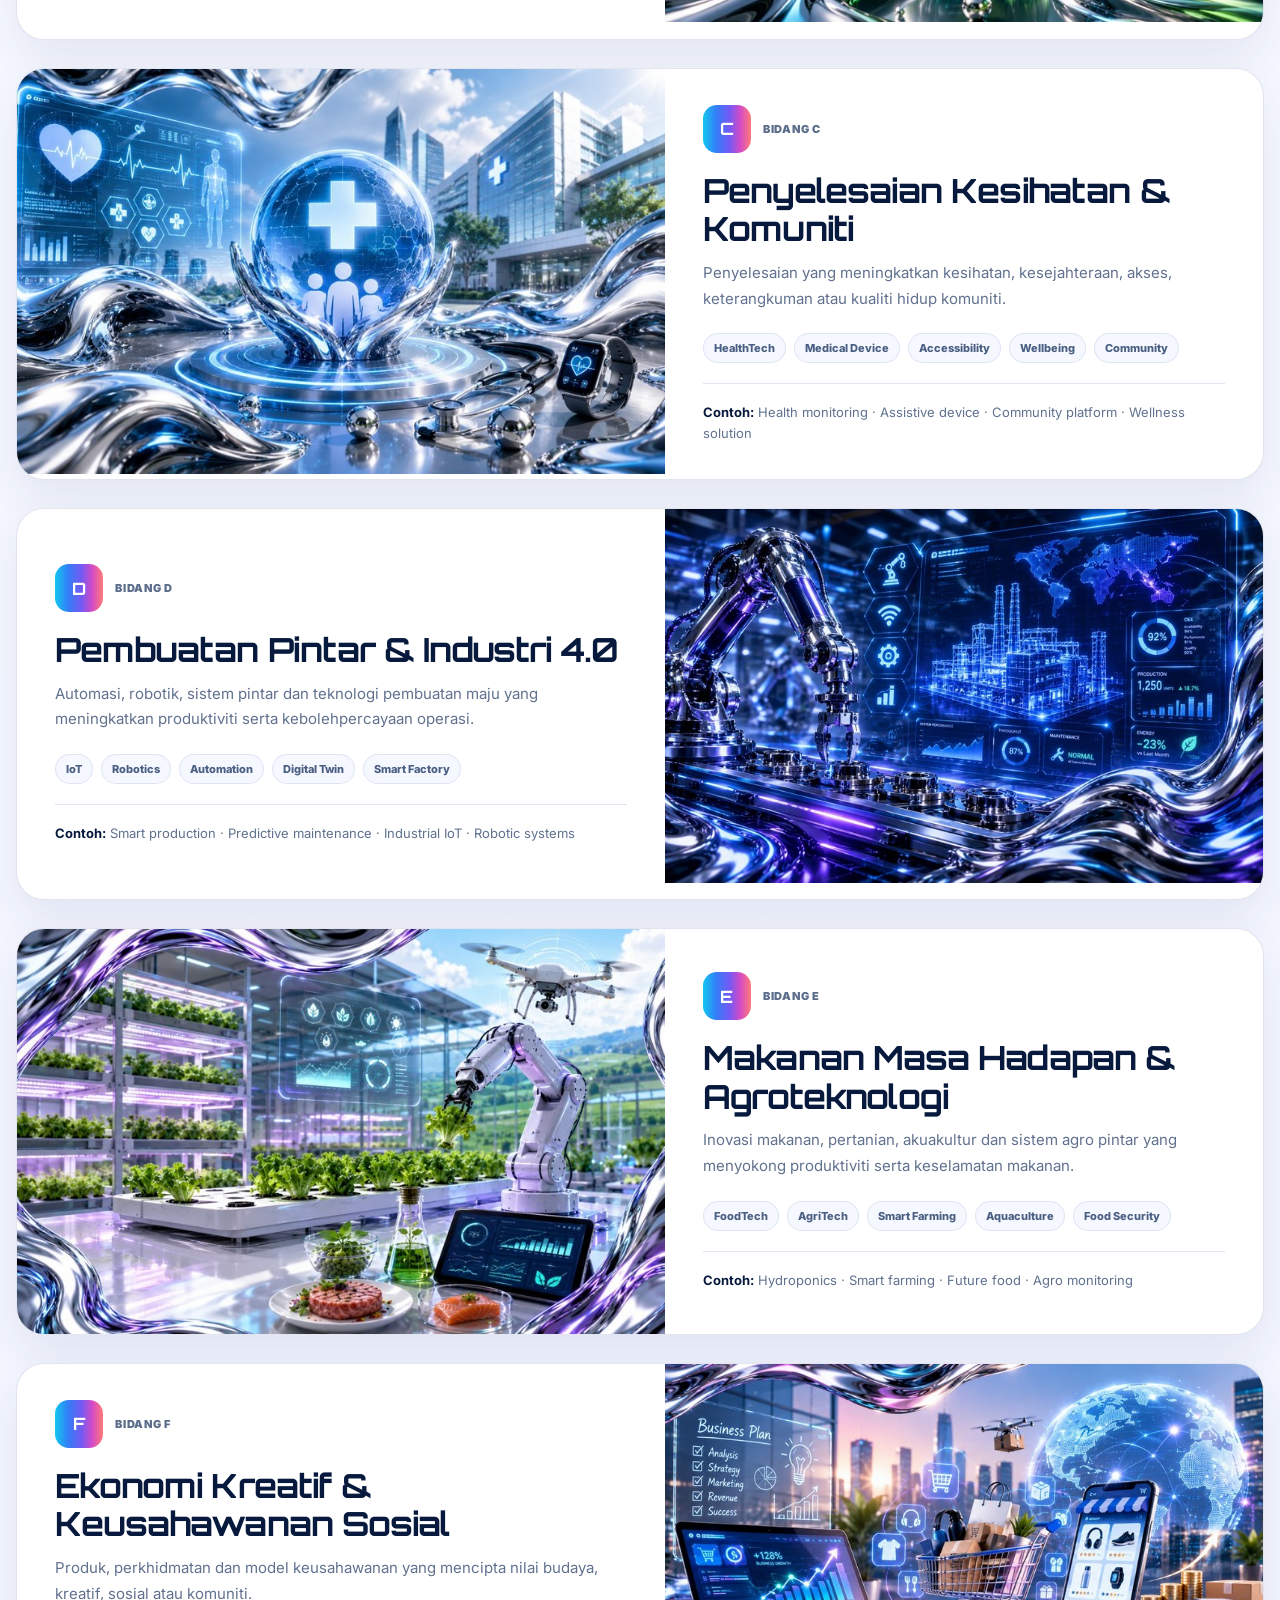
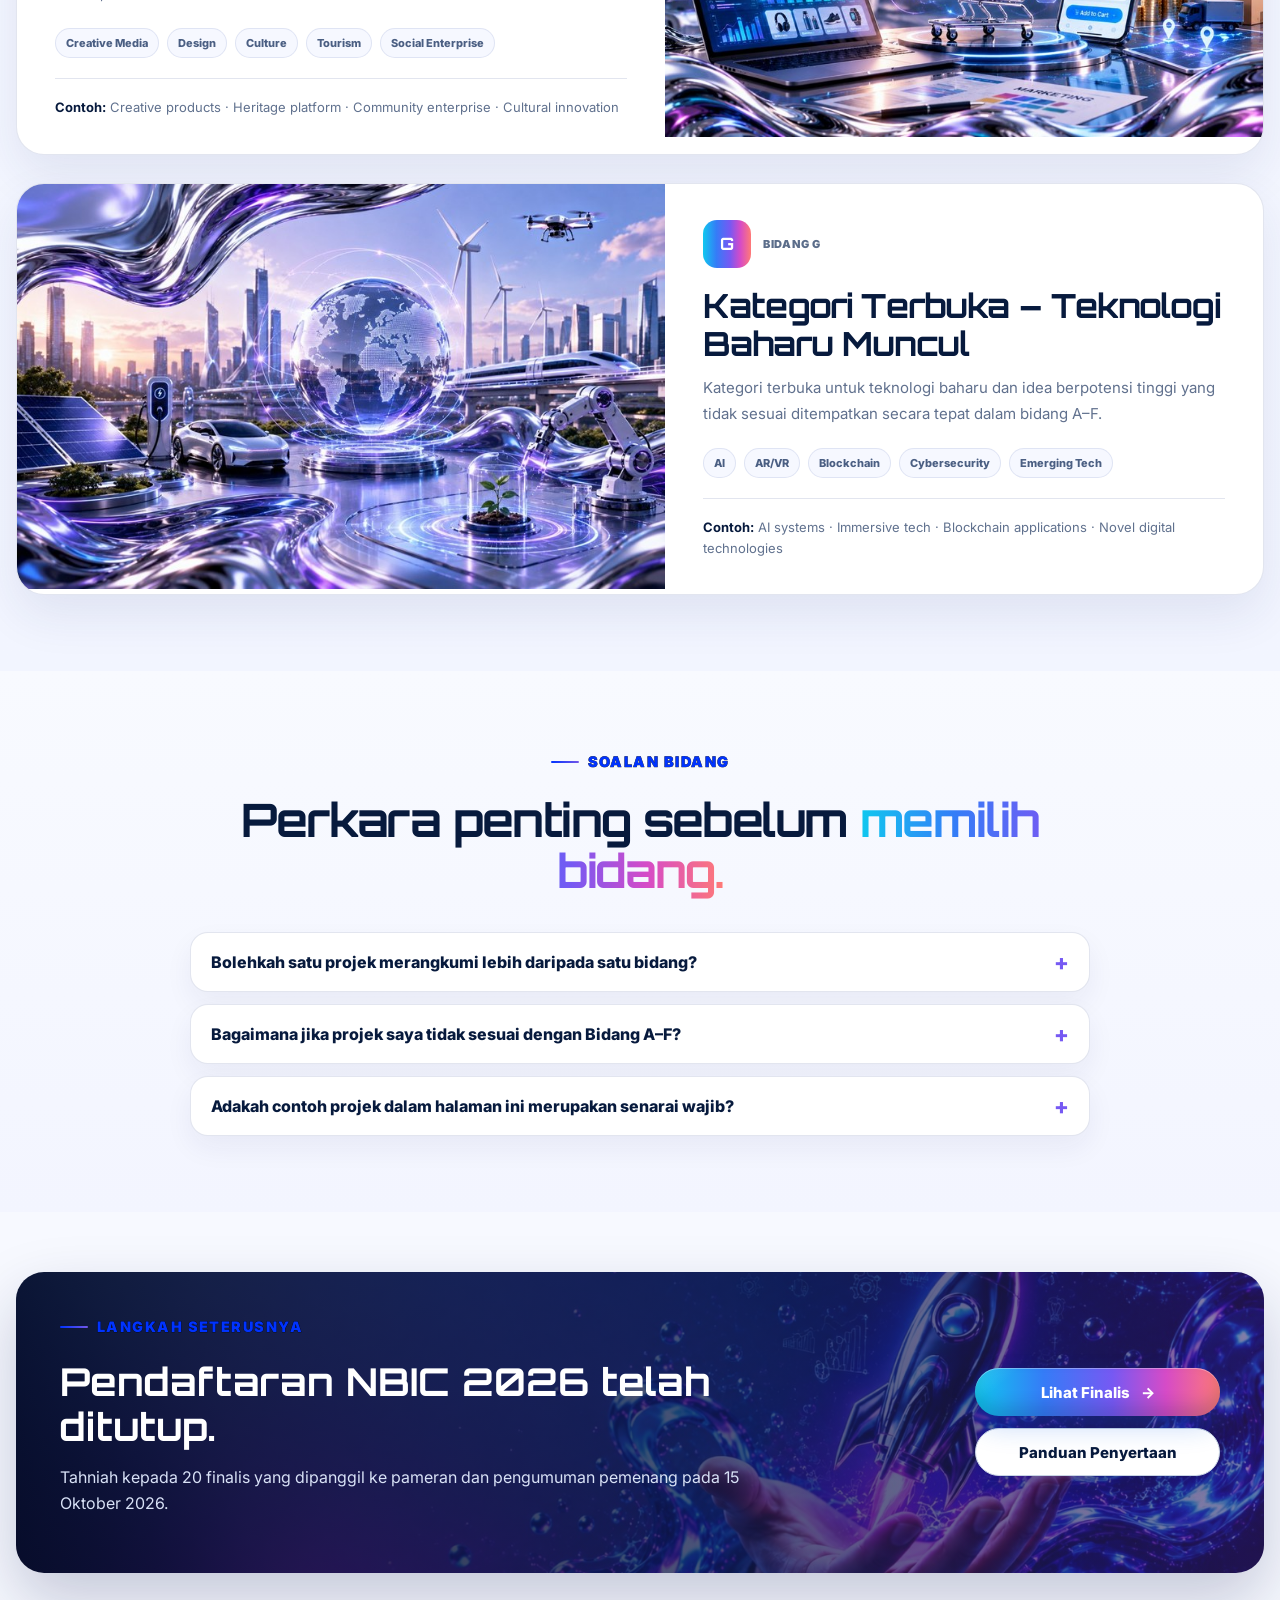
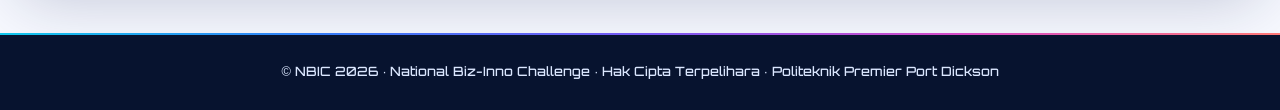
<file: categories.html>
<!DOCTYPE html>

<html data-lang="ms" lang="ms">
<head>
<meta charset="utf-8"/>
<meta content="width=device-width, initial-scale=1" name="viewport"/>
<meta content="#071a3d" name="theme-color"/>
<meta content="Tujuh bidang pertandingan rasmi NBIC 2026 untuk membantu peserta memilih kategori yang paling sesuai dengan fokus dan impak inovasi." name="description"/>
<title>NBIC 2026 | Bidang Pertandingan</title>
<link href="assets/images/favicon.ico" rel="icon" type="image/x-icon"/>
<link href="assets/images/favicon-32.png" rel="icon" sizes="32x32" type="image/png"/>
<link href="assets/images/favicon-192.png" rel="icon" sizes="192x192" type="image/png"/>
<link href="assets/images/apple-touch-icon.png" rel="apple-touch-icon"/>
<meta content="website" property="og:type"/>
<meta content="NBIC 2026" property="og:site_name"/>
<meta content="https://nbic2026-ppd.github.io/NBIC-PPD/categories.html" property="og:url"/>
<meta content="NBIC 2026 | Bidang Pertandingan" property="og:title"/>
<meta content="Tujuh bidang pertandingan rasmi NBIC 2026 untuk membantu peserta menentukan kategori inovasi yang paling sesuai." property="og:description"/>
<meta content="https://nbic2026-ppd.github.io/NBIC-PPD/assets/images/category-hero-page.png" property="og:image"/>
<meta content="summary_large_image" name="twitter:card"/>
<link href="https://fonts.googleapis.com" rel="preconnect"/>
<link crossorigin="" href="https://fonts.gstatic.com" rel="preconnect"/>
<link href="https://fonts.googleapis.com/css2?family=Inter:wght@400;500;600;700;800&amp;family=Orbitron:wght@500;600;700;800&amp;display=swap" rel="stylesheet"/>
<link href="css/styles.css?v=20260806-unified" rel="stylesheet"/>
<link href="css/theme.css?v=20260807-locked-system-v16" rel="stylesheet"/>
<link href="css/page-categories-v2.css?v=20260809-quick-guide-first-v2-2" rel="stylesheet"/>
<link href="css/nav-footer-final-fix-v1.css?v=20260809-nav-footer-fix" rel="stylesheet"/><style>
.btn-closed{background:#e8ecf3!important;color:#64748b!important;border:1px dashed #94a3b8!important;box-shadow:none!important;cursor:not-allowed!important;pointer-events:none;user-select:none;filter:none!important;text-shadow:none!important}
.btn-closed .arrow{display:none}
.btn-closed .lock{margin-right:.4em}
.nav-item-closed{opacity:.55;cursor:not-allowed!important;pointer-events:none}
</style></head>
<body class="inner-page system-page categories-page categories-master-page">
<a class="skip-link" href="#main-content">Skip to main content</a>
<header class="site-header">
<div class="container navbar">
<nav aria-label="Primary navigation" class="nav-shell">
<a aria-label="NBIC 2026 home" class="brand" href="index.html">
<div class="brand-badge"><img alt="NBIC 2026 logo" src="assets/images/nbic-logo.png"/></div>
<span class="brand-year">2026</span>
</a>
<button aria-controls="navLinks" aria-expanded="false" aria-label="Open navigation" class="menu-toggle" id="menuToggle" type="button">
<span></span><span></span><span></span>
</button>
<div class="nav-links" id="navLinks">
<a href="index.html"><span class="lang-en">Home</span><span class="lang-ms">Utama</span></a>
<div class="nav-dropdown">
<button aria-expanded="false" class="nav-dropdown-toggle active" type="button">
<span class="lang-en">About</span><span class="lang-ms">Tentang</span><span class="caret">▾</span>
</button>
<div class="nav-dropdown-menu">
<a href="program.html"><span class="lang-en">Programme</span><span class="lang-ms">Program</span></a>
<a class="active" href="categories.html"><span class="lang-en">Categories</span><span class="lang-ms">Bidang</span></a>
<a href="timeline.html"><span class="lang-en">Timeline</span><span class="lang-ms">Garis Masa</span></a>
</div>
</div>
<div class="nav-dropdown">
<button aria-expanded="false" class="nav-dropdown-toggle" type="button">
<span class="lang-en">Participate</span><span class="lang-ms">Penyertaan</span><span class="caret">▾</span>
</button>
<div class="nav-dropdown-menu"><a href="participation-guide.html"><span class="lang-en">Participation Guide</span><span class="lang-ms">Panduan Penyertaan</span></a><a href="evaluation.html"><span class="lang-en">Evaluation Criteria</span><span class="lang-ms">Kriteria Penilaian</span></a><a href="registration.html"><span class="lang-en">Registration</span><span class="lang-ms">Pendaftaran</span></a><a class="nav-item-closed" role="link" aria-disabled="true" tabindex="-1"><span class="lang-en">🔒 Submission · Closed</span><span class="lang-ms">🔒 Penghantaran · Ditutup</span></a></div>
</div>
<div class="nav-dropdown">
<button aria-expanded="false" class="nav-dropdown-toggle" type="button">
<span class="lang-en">Results</span><span class="lang-ms">Keputusan</span><span class="caret">▾</span>
</button>
<div class="nav-dropdown-menu"><a href="gallery.html"><span class="lang-en">Gallery</span><span class="lang-ms">Galeri</span></a><a href="winners.html"><span class="lang-en">Finalists</span><span class="lang-ms">Finalis</span></a></div>
</div>
<a href="contact.html"><span class="lang-en">Contact</span><span class="lang-ms">Hubungi</span></a>
<div aria-label="Language switcher" class="lang-switch lang-switch-mobile">
<button data-set-lang="ms" type="button">BM</button><span class="sep">|</span><button data-set-lang="en" type="button">EN</button>
</div>
</div>
<div class="nav-actions">
<div class="lang-switch">
<button data-set-lang="ms" type="button">BM</button><span class="sep">|</span><button data-set-lang="en" type="button">EN</button>
</div>
<span class="nav-cta btn-closed" role="link" aria-disabled="true"><span class="lock" aria-hidden="true">🔒</span><span class="lang-en">Registration Closed</span><span class="lang-ms">Pendaftaran Ditutup</span></span>
</div>
</nav>
</div>
</header>
<main id="main-content">
<section aria-labelledby="categories-title" class="categories-hero">
<div class="container categories-hero-inner">
<div class="categories-hero-copy reveal">
<p class="eyebrow"><span class="lang-ms">Bidang Pertandingan</span><span class="lang-en">Competition Areas</span></p>
<h1 id="categories-title">
<span class="lang-ms">Temui bidang yang paling sesuai untuk <em>inovasi anda.</em></span>
<span class="lang-en">Find the area that best fits <em>your innovation.</em></span>
</h1>
<p class="categories-hero-lead">
<span class="lang-ms">Pilih satu daripada tujuh bidang rasmi NBIC 2026 berdasarkan fokus utama, masalah yang diselesaikan dan impak inovasi anda.</span>
<span class="lang-en">Choose one of seven official NBIC 2026 areas based on your innovation's primary focus, problem solved and intended impact.</span>
</p>
<div class="categories-hero-actions">
<a class="btn-primary" href="#areas"><span class="lang-ms">Terokai 7 Bidang</span><span class="lang-en">Explore 7 Areas</span><span aria-hidden="true">→</span></a>
<a class="btn-outline-light" href="#find-category"><span class="lang-ms">Cari Bidang Saya</span><span class="lang-en">Find My Area</span></a>
</div>
</div>
</div>
</section>
<section aria-label="NBIC 2026 category highlights" class="category-stat-band">
<div class="container category-stats reveal">
<div><strong>7</strong><span><span class="lang-ms">Bidang Pertandingan</span><span class="lang-en">Competition Areas</span></span></div>
<div><strong>1</strong><span><span class="lang-ms">Bidang Utama Dipilih</span><span class="lang-en">Primary Area Selected</span></span></div>
<div><strong>∞</strong><span><span class="lang-ms">Potensi Inovasi</span><span class="lang-en">Innovation Potential</span></span></div>
<div><strong>A–G</strong><span><span class="lang-ms">Skop Merentas Industri</span><span class="lang-en">Cross-Industry Scope</span></span></div>
</div>
</section>
<section class="categories-section categories-purpose">
<div class="container">
<div class="categories-section-heading reveal">
<p class="eyebrow"><span class="lang-ms">Pemilihan Bidang</span><span class="lang-en">Choosing an Area</span></p>
<h2><span class="lang-ms">Pilih berdasarkan <em>sumbangan utama inovasi.</em></span><span class="lang-en">Choose based on your innovation's <em>primary contribution.</em></span></h2>
<p>
<span class="lang-ms">Bidang pertandingan membantu peserta meletakkan inovasi dalam konteks yang paling relevan. Jika projek merentas beberapa disiplin, pilih bidang yang paling tepat menggambarkan fungsi, pengguna dan impak utamanya.</span>
<span class="lang-en">Competition areas help position each innovation in its most relevant context. If a project spans multiple disciplines, choose the area that best represents its main function, users and impact.</span>
</p>
</div>
<div class="purpose-grid">
<article class="purpose-card reveal"><span>01</span><h3><span class="lang-ms">Kenal Pasti Masalah</span><span class="lang-en">Identify the Problem</span></h3><p><span class="lang-ms">Apakah masalah utama yang diselesaikan?</span><span class="lang-en">What is the main problem being solved?</span></p></article>
<article class="purpose-card reveal"><span>02</span><h3><span class="lang-ms">Tentukan Pengguna</span><span class="lang-en">Define the User</span></h3><p><span class="lang-ms">Siapakah pengguna atau penerima manfaat utama?</span><span class="lang-en">Who is the primary user or beneficiary?</span></p></article>
<article class="purpose-card reveal"><span>03</span><h3><span class="lang-ms">Utamakan Impak</span><span class="lang-en">Prioritise Impact</span></h3><p><span class="lang-ms">Bidang manakah paling menggambarkan nilai utama inovasi?</span><span class="lang-en">Which area best represents the innovation's main value?</span></p></article>
</div>
</div>
</section>
<section class="categories-section category-finder" id="find-category">
<div class="container">
<div class="finder-panel reveal">
<div class="finder-heading">
<p class="eyebrow"><span class="lang-ms">Panduan Pantas</span><span class="lang-en">Quick Guide</span></p>
<h2><span class="lang-ms">Bidang mana paling hampir dengan <em>idea anda?</em></span><span class="lang-en">Which area is closest to <em>your idea?</em></span></h2>
<p><span class="lang-ms">Pilih fokus utama projek untuk melihat cadangan awal. Keputusan akhir pemilihan bidang tetap perlu berdasarkan skop sebenar projek.</span><span class="lang-en">Choose your project's primary focus for an initial suggestion. Final category selection should still reflect the project's actual scope.</span></p>
</div>
<div aria-label="Category finder" class="finder-controls" role="group">
<button data-category="A" type="button"><span class="lang-ms">Perniagaan Digital</span><span class="lang-en">Digital Business</span></button>
<button data-category="B" type="button"><span class="lang-ms">Kelestarian</span><span class="lang-en">Sustainability</span></button>
<button data-category="C" type="button"><span class="lang-ms">Kesihatan / Komuniti</span><span class="lang-en">Health / Community</span></button>
<button data-category="D" type="button"><span class="lang-ms">Pembuatan / Robotik</span><span class="lang-en">Manufacturing / Robotics</span></button>
<button data-category="E" type="button"><span class="lang-ms">Makanan / Agro</span><span class="lang-en">Food / Agro</span></button>
<button data-category="F" type="button"><span class="lang-ms">Kreatif / Sosial</span><span class="lang-en">Creative / Social</span></button>
<button data-category="G" type="button"><span class="lang-ms">Teknologi Baharu</span><span class="lang-en">Emerging Tech</span></button>
</div>
<div aria-live="polite" class="finder-result">
<span class="finder-result-label"><span class="lang-ms">Cadangan bidang</span><span class="lang-en">Suggested area</span></span>
<strong data-finder-letter="">—</strong>
<p data-finder-text-ms="">Pilih satu fokus projek di atas.</p>
<p data-finder-text-en="">Choose a project focus above.</p>
<a data-finder-link="" href="#areas"><span class="lang-ms">Lihat Bidang</span><span class="lang-en">View Area</span> →</a>
</div>
</div>
</div>
</section>
<section class="categories-section categories-showcase" id="areas">
<div class="container">
<div class="categories-section-heading reveal">
<p class="eyebrow"><span class="lang-ms">7 Bidang Rasmi</span><span class="lang-en">7 Official Areas</span></p>
<h2><span class="lang-ms">Tujuh ruang untuk <em>inovasi berimpak.</em></span><span class="lang-en">Seven pathways for <em>impactful innovation.</em></span></h2>
</div>
<div class="category-feature-list">
<article class="category-feature reveal" id="area-a">
<div class="category-media"><img alt="Futuristic digital business and e-commerce innovation scene" height="500" loading="lazy" src="assets/images/bidang/bidang-a-perniagaan-pintar.jpg" width="800"/></div>
<div class="category-copy">
<div class="category-kicker"><span class="category-letter">A</span><span><span class="lang-ms">Bidang A</span><span class="lang-en">Area A</span></span></div>
<h3><span class="lang-ms">Perniagaan Pintar &amp; Transformasi Digital</span><span class="lang-en">Smart Business &amp; Digital Transformation</span></h3>
<p><span class="lang-ms">Penyelesaian digital yang meningkatkan operasi, pengalaman pengguna, kecekapan organisasi atau capaian pasaran.</span><span class="lang-en">Digital solutions that improve operations, user experience, organisational efficiency or market reach.</span></p>
<div class="tag-row"><span>AI</span><span>FinTech</span><span>E-Commerce</span><span>Automation</span><span>Smart Services</span></div>
<div class="example-line"><strong><span class="lang-ms">Contoh:</span><span class="lang-en">Examples:</span></strong> AI business assistant · Smart POS · Digital marketplace · Business analytics</div>
</div>
</article>
<article class="category-feature reverse reveal" id="area-b">
<div class="category-media"><img alt="Futuristic sustainability and green economy scene" height="500" loading="lazy" src="assets/images/bidang/bidang-b-inovasi-lestari.jpg" width="800"/></div>
<div class="category-copy">
<div class="category-kicker"><span class="category-letter">B</span><span><span class="lang-ms">Bidang B</span><span class="lang-en">Area B</span></span></div>
<h3><span class="lang-ms">Inovasi Lestari &amp; Ekonomi Hijau</span><span class="lang-en">Sustainable Innovation &amp; Green Economy</span></h3>
<p><span class="lang-ms">Inovasi yang menyokong kelestarian, kecekapan sumber, pengurangan sisa dan pembangunan ekonomi hijau.</span><span class="lang-en">Innovations supporting sustainability, resource efficiency, waste reduction and green economic development.</span></p>
<div class="tag-row"><span>GreenTech</span><span>Renewable Energy</span><span>Circular Economy</span><span>Waste</span><span>ESG</span></div>
<div class="example-line"><strong><span class="lang-ms">Contoh:</span><span class="lang-en">Examples:</span></strong> Solar solutions · Smart recycling · Eco materials · Carbon reduction</div>
</div>
</article>
<article class="category-feature reveal" id="area-c">
<div class="category-media"><img alt="Futuristic healthcare and community innovation scene" height="500" loading="lazy" src="assets/images/bidang/bidang-c-kesihatan-komuniti.jpg" width="800"/></div>
<div class="category-copy">
<div class="category-kicker"><span class="category-letter">C</span><span><span class="lang-ms">Bidang C</span><span class="lang-en">Area C</span></span></div>
<h3><span class="lang-ms">Penyelesaian Kesihatan &amp; Komuniti</span><span class="lang-en">Healthcare &amp; Community Solutions</span></h3>
<p><span class="lang-ms">Penyelesaian yang meningkatkan kesihatan, kesejahteraan, akses, keterangkuman atau kualiti hidup komuniti.</span><span class="lang-en">Solutions that improve health, wellbeing, access, inclusion or community quality of life.</span></p>
<div class="tag-row"><span>HealthTech</span><span>Medical Device</span><span>Accessibility</span><span>Wellbeing</span><span>Community</span></div>
<div class="example-line"><strong><span class="lang-ms">Contoh:</span><span class="lang-en">Examples:</span></strong> Health monitoring · Assistive device · Community platform · Wellness solution</div>
</div>
</article>
<article class="category-feature reverse reveal" id="area-d">
<div class="category-media"><img alt="Futuristic smart manufacturing and Industry 4.0 scene" height="500" loading="lazy" src="assets/images/bidang/bidang-d-industri-4.jpg" width="800"/></div>
<div class="category-copy">
<div class="category-kicker"><span class="category-letter">D</span><span><span class="lang-ms">Bidang D</span><span class="lang-en">Area D</span></span></div>
<h3><span class="lang-ms">Pembuatan Pintar &amp; Industri 4.0</span><span class="lang-en">Smart Manufacturing &amp; Industry 4.0</span></h3>
<p><span class="lang-ms">Automasi, robotik, sistem pintar dan teknologi pembuatan maju yang meningkatkan produktiviti serta kebolehpercayaan operasi.</span><span class="lang-en">Automation, robotics, smart systems and advanced manufacturing technologies that improve productivity and operational reliability.</span></p>
<div class="tag-row"><span>IoT</span><span>Robotics</span><span>Automation</span><span>Digital Twin</span><span>Smart Factory</span></div>
<div class="example-line"><strong><span class="lang-ms">Contoh:</span><span class="lang-en">Examples:</span></strong> Smart production · Predictive maintenance · Industrial IoT · Robotic systems</div>
</div>
</article>
<article class="category-feature reveal" id="area-e">
<div class="category-media"><img alt="Futuristic food and agrotechnology innovation scene" height="500" loading="lazy" src="assets/images/bidang/bidang-e-makanan-agroteknologi.jpg" width="800"/></div>
<div class="category-copy">
<div class="category-kicker"><span class="category-letter">E</span><span><span class="lang-ms">Bidang E</span><span class="lang-en">Area E</span></span></div>
<h3><span class="lang-ms">Makanan Masa Hadapan &amp; Agroteknologi</span><span class="lang-en">Future Food &amp; Agrotechnology</span></h3>
<p><span class="lang-ms">Inovasi makanan, pertanian, akuakultur dan sistem agro pintar yang menyokong produktiviti serta keselamatan makanan.</span><span class="lang-en">Food, agriculture, aquaculture and smart agro-system innovations supporting productivity and food security.</span></p>
<div class="tag-row"><span>FoodTech</span><span>AgriTech</span><span>Smart Farming</span><span>Aquaculture</span><span>Food Security</span></div>
<div class="example-line"><strong><span class="lang-ms">Contoh:</span><span class="lang-en">Examples:</span></strong> Hydroponics · Smart farming · Future food · Agro monitoring</div>
</div>
</article>
<article class="category-feature reverse reveal" id="area-f">
<div class="category-media"><img alt="Creative economy and social entrepreneurship innovation scene" height="500" loading="lazy" src="assets/images/bidang/bidang-f-ekonomi-kreatif.jpg" width="800"/></div>
<div class="category-copy">
<div class="category-kicker"><span class="category-letter">F</span><span><span class="lang-ms">Bidang F</span><span class="lang-en">Area F</span></span></div>
<h3><span class="lang-ms">Ekonomi Kreatif &amp; Keusahawanan Sosial</span><span class="lang-en">Creative Economy &amp; Social Entrepreneurship</span></h3>
<p><span class="lang-ms">Produk, perkhidmatan dan model keusahawanan yang mencipta nilai budaya, kreatif, sosial atau komuniti.</span><span class="lang-en">Products, services and entrepreneurial models that create cultural, creative, social or community value.</span></p>
<div class="tag-row"><span>Creative Media</span><span>Design</span><span>Culture</span><span>Tourism</span><span>Social Enterprise</span></div>
<div class="example-line"><strong><span class="lang-ms">Contoh:</span><span class="lang-en">Examples:</span></strong> Creative products · Heritage platform · Community enterprise · Cultural innovation</div>
</div>
</article>
<article class="category-feature reveal" id="area-g">
<div class="category-media"><img alt="Emerging technology and AI innovation scene" height="500" loading="lazy" src="assets/images/bidang/bidang-g-teknologi-baharu.jpg" width="800"/></div>
<div class="category-copy">
<div class="category-kicker"><span class="category-letter">G</span><span><span class="lang-ms">Bidang G</span><span class="lang-en">Area G</span></span></div>
<h3><span class="lang-ms">Kategori Terbuka – Teknologi Baharu Muncul</span><span class="lang-en">Open Category – Emerging Technologies</span></h3>
<p><span class="lang-ms">Kategori terbuka untuk teknologi baharu dan idea berpotensi tinggi yang tidak sesuai ditempatkan secara tepat dalam bidang A–F.</span><span class="lang-en">An open category for emerging technologies and high-potential ideas that do not fit precisely within Areas A–F.</span></p>
<div class="tag-row"><span>AI</span><span>AR/VR</span><span>Blockchain</span><span>Cybersecurity</span><span>Emerging Tech</span></div>
<div class="example-line"><strong><span class="lang-ms">Contoh:</span><span class="lang-en">Examples:</span></strong> AI systems · Immersive tech · Blockchain applications · Novel digital technologies</div>
</div>
</article>
</div>
</div>
</section>
<section class="categories-section categories-faq">
<div class="container">
<div class="categories-section-heading reveal">
<p class="eyebrow"><span class="lang-ms">Soalan Bidang</span><span class="lang-en">Area Questions</span></p>
<h2><span class="lang-ms">Perkara penting sebelum <em>memilih bidang.</em></span><span class="lang-en">Key points before <em>choosing an area.</em></span></h2>
</div>
<div class="category-faq-list">
<details><summary><span class="lang-ms">Bolehkah satu projek merangkumi lebih daripada satu bidang?</span><span class="lang-en">Can one project span more than one area?</span></summary><div><span class="lang-ms">Ya. Namun pasukan hendaklah memilih satu bidang yang paling menggambarkan sumbangan dan impak utama inovasi.</span><span class="lang-en">Yes. However, the team should select the one area that best represents the innovation's primary contribution and impact.</span></div></details>
<details><summary><span class="lang-ms">Bagaimana jika projek saya tidak sesuai dengan Bidang A–F?</span><span class="lang-en">What if my project does not fit Areas A–F?</span></summary><div><span class="lang-ms">Pertimbangkan Bidang G, Kategori Terbuka – Teknologi Baharu Muncul, jika projek benar-benar tidak sesuai ditempatkan dalam bidang lain.</span><span class="lang-en">Consider Area G, Open Category – Emerging Technologies, if the project genuinely does not fit the other areas.</span></div></details>
<details><summary><span class="lang-ms">Adakah contoh projek dalam halaman ini merupakan senarai wajib?</span><span class="lang-en">Are the example projects on this page mandatory categories?</span></summary><div><span class="lang-ms">Tidak. Contoh digunakan sebagai panduan awal sahaja dan bukan senarai yang mengehadkan skop inovasi.</span><span class="lang-en">No. Examples are provided only as initial guidance and do not limit the scope of innovation.</span></div></details>
</div>
</div>
</section>
<section class="categories-cta-section">
<div class="container">
<div class="categories-register-panel reveal">
<div>
<p class="eyebrow"><span class="lang-ms">Langkah Seterusnya</span><span class="lang-en">Next Step</span></p>
<h2><span class="lang-ms">Pendaftaran NBIC 2026 telah ditutup.</span><span class="lang-en">NBIC 2026 registration is now closed.</span></h2>
<p><span class="lang-ms">Tahniah kepada 20 finalis yang dipanggil ke pameran dan pengumuman pemenang pada 15 Oktober 2026.</span><span class="lang-en">Congratulations to the 20 finalists called to the exhibition and winner announcement on 15 October 2026.</span></p>
</div>
<div class="categories-cta-actions">
<a class="btn-primary" href="winners.html#top-20-finalists"><span class="lang-ms">Lihat Finalis</span><span class="lang-en">View Finalists</span><span aria-hidden="true">→</span></a>
<a class="btn-outline-light" href="participation-guide.html"><span class="lang-ms">Panduan Penyertaan</span><span class="lang-en">Participation Guide</span></a>
</div>
</div>
</div>
</section>
</main>
<footer class="site-footer nbic-minimal-footer">
<div class="nbic-footer-line">© NBIC 2026 · National Biz-Inno Challenge · Hak Cipta Terpelihara · Politeknik Premier Port Dickson</div>
</footer>
<script src="js/script.js?v=20260807-menu-fix"></script>
<script src="js/mobile-nav-fix.js?v=20260807-menu-fix"></script>
<script>
(function(){
  const data = {
    A:{ms:'Perniagaan Pintar & Transformasi Digital',en:'Smart Business & Digital Transformation',target:'#area-a'},
    B:{ms:'Inovasi Lestari & Ekonomi Hijau',en:'Sustainable Innovation & Green Economy',target:'#area-b'},
    C:{ms:'Penyelesaian Kesihatan & Komuniti',en:'Healthcare & Community Solutions',target:'#area-c'},
    D:{ms:'Pembuatan Pintar & Industri 4.0',en:'Smart Manufacturing & Industry 4.0',target:'#area-d'},
    E:{ms:'Makanan Masa Hadapan & Agroteknologi',en:'Future Food & Agrotechnology',target:'#area-e'},
    F:{ms:'Ekonomi Kreatif & Keusahawanan Sosial',en:'Creative Economy & Social Entrepreneurship',target:'#area-f'},
    G:{ms:'Kategori Terbuka – Teknologi Baharu Muncul',en:'Open Category – Emerging Technologies',target:'#area-g'}
  };
  const buttons=[...document.querySelectorAll('[data-category]')];
  const letter=document.querySelector('[data-finder-letter]');
  const ms=document.querySelector('[data-finder-text-ms]');
  const en=document.querySelector('[data-finder-text-en]');
  const link=document.querySelector('[data-finder-link]');
  buttons.forEach(btn=>btn.addEventListener('click',()=>{
    buttons.forEach(b=>b.classList.remove('active'));
    btn.classList.add('active');
    const key=btn.dataset.category, item=data[key];
    if(!item) return;
    letter.textContent=key;
    ms.textContent=item.ms;
    en.textContent=item.en;
    link.href=item.target;
  }));
})();
</script>
</body>
</html>
</file>
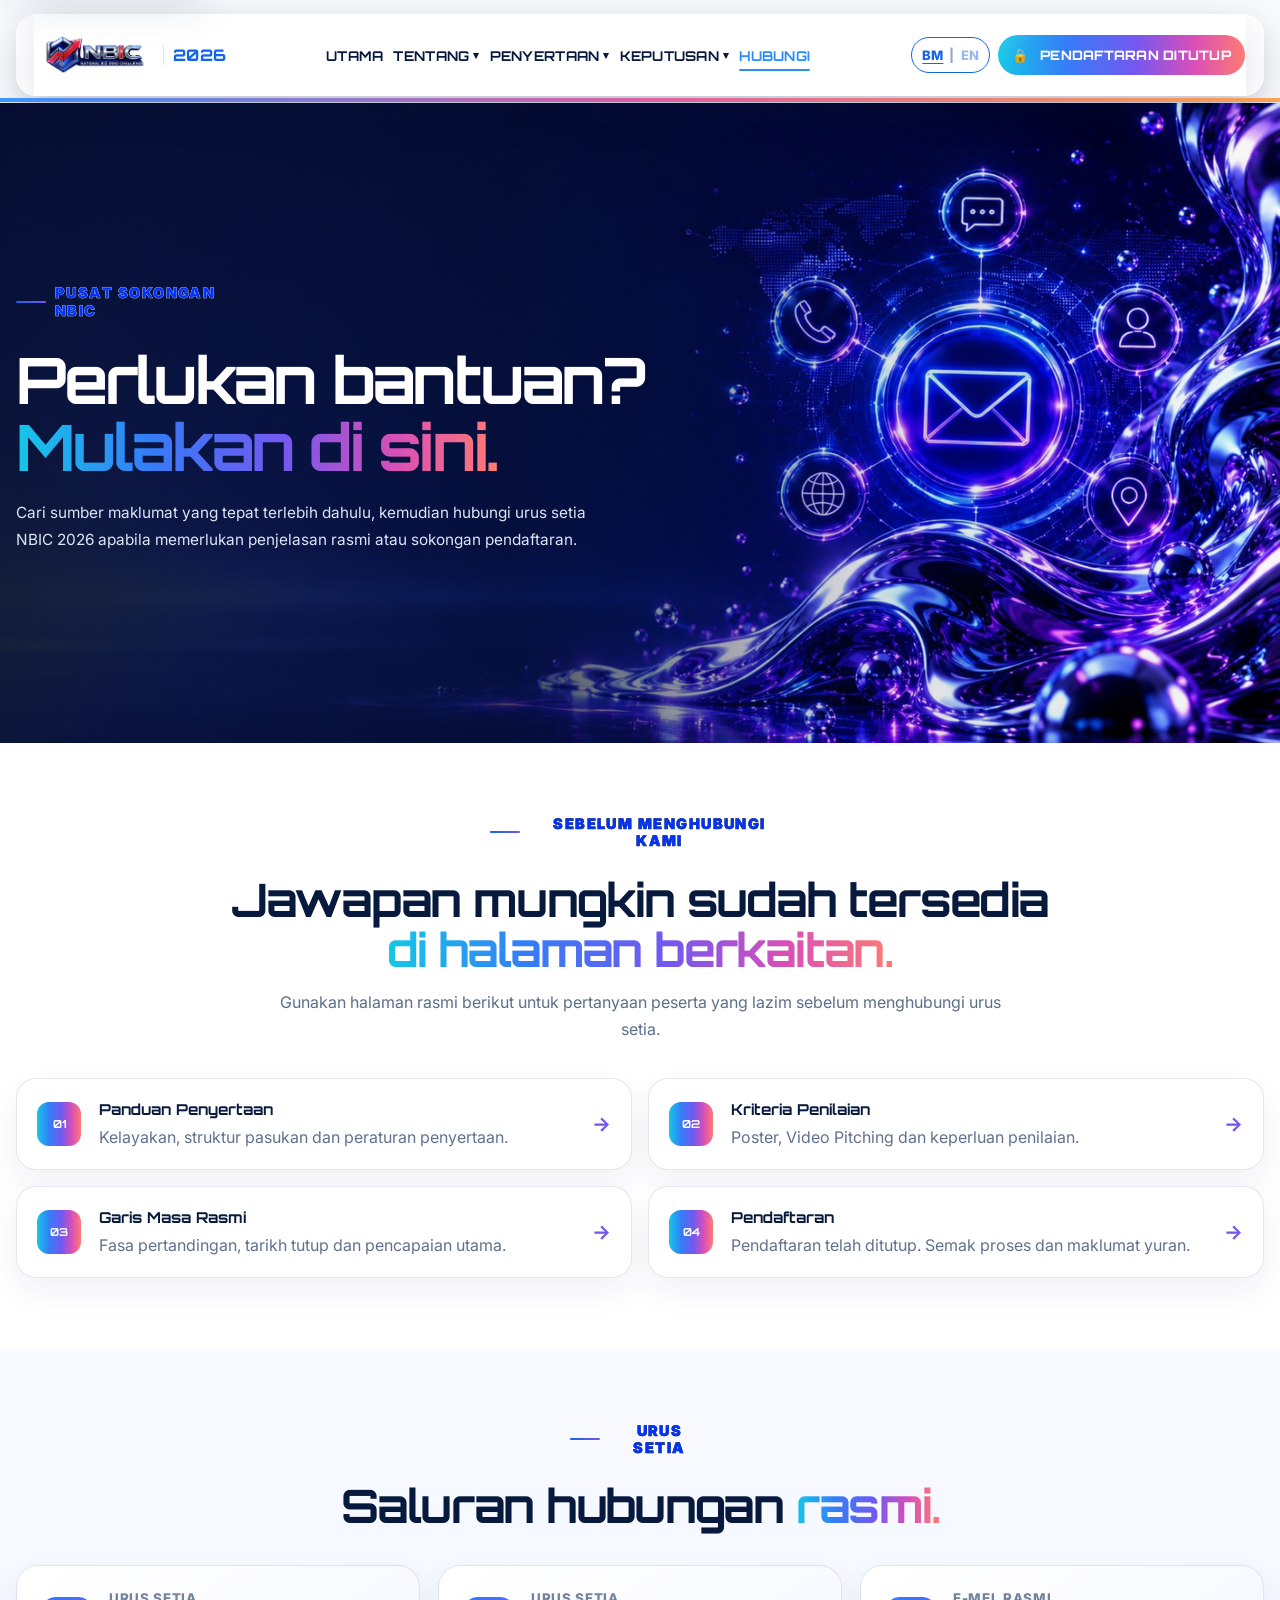
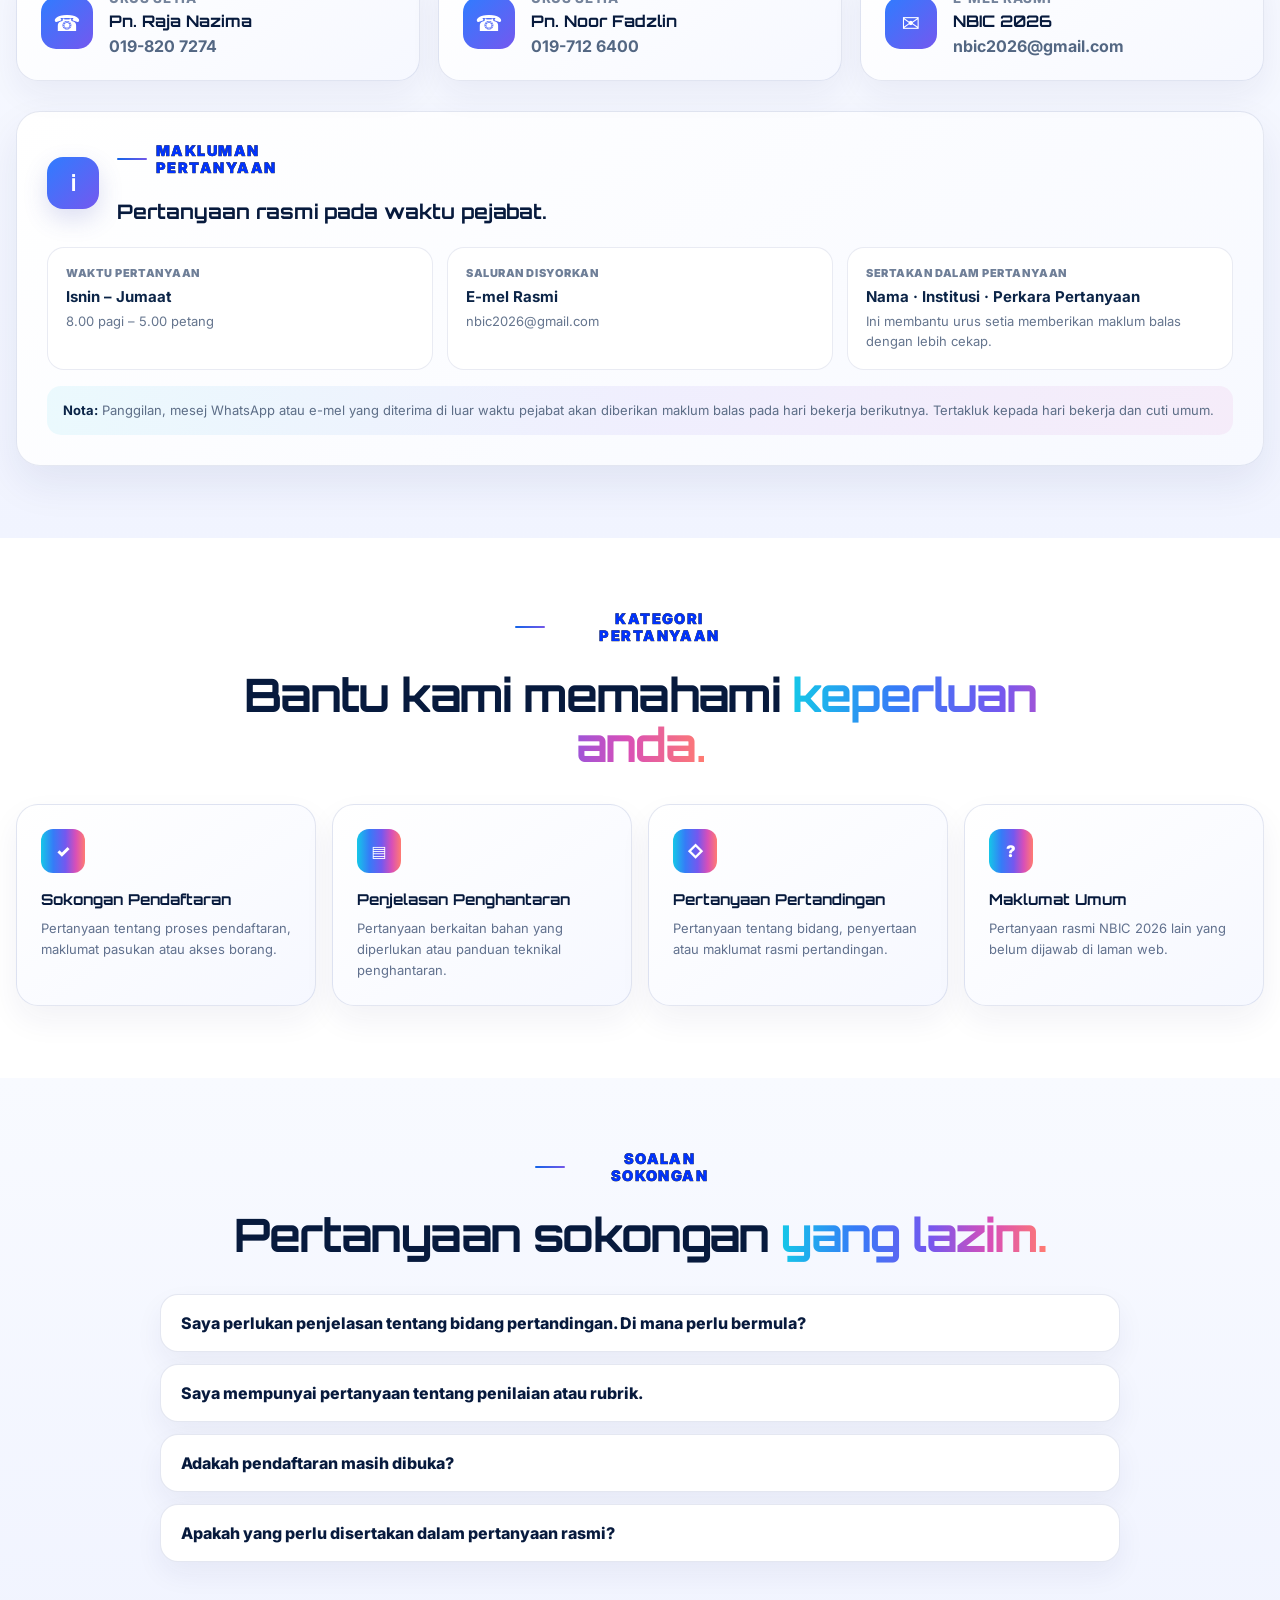
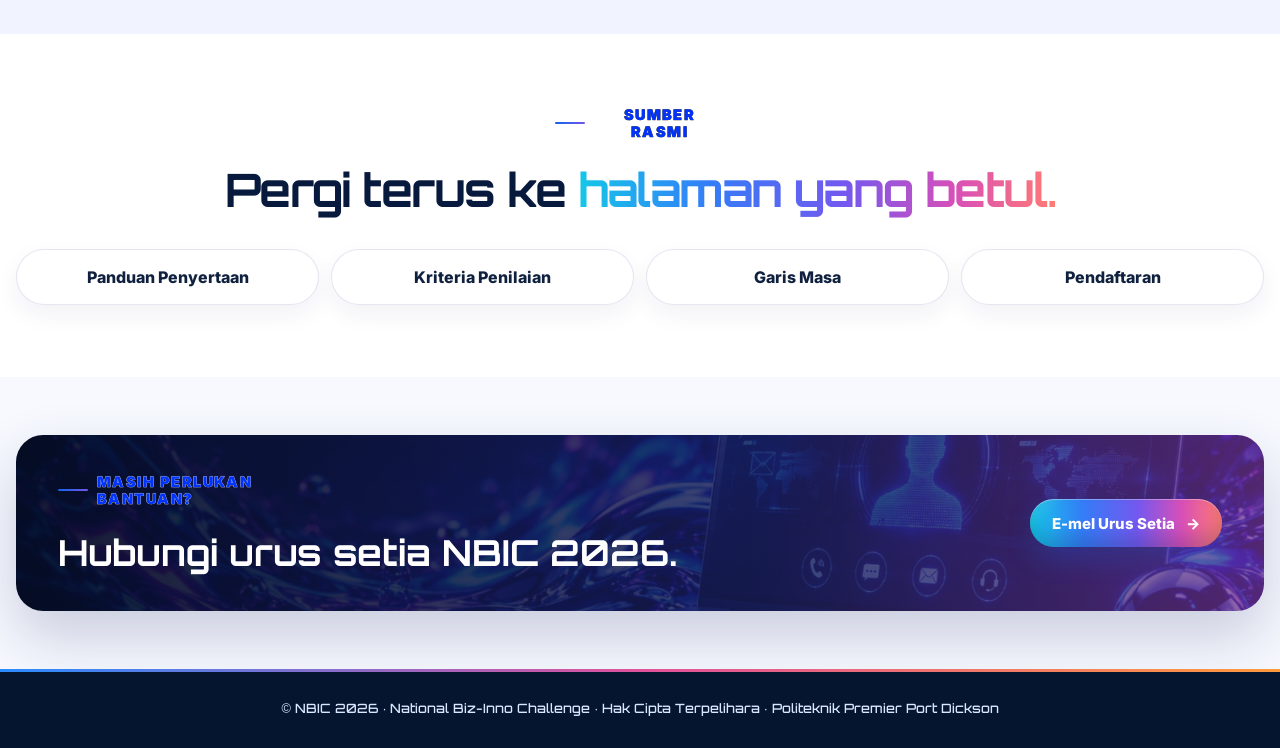
<file: contact.html>
<!DOCTYPE html>

<html data-lang="ms" lang="ms">
<head>
<meta charset="utf-8"/>
<meta content="width=device-width, initial-scale=1" name="viewport"/>
<meta content="NBIC 2026 contact page" name="description"/>
<title>NBIC 2026 | Contact</title>
<link href="assets/images/favicon.ico" rel="icon" type="image/x-icon"/>
<link href="assets/images/favicon-32.png" rel="icon" sizes="32x32" type="image/png"/>
<link href="assets/images/favicon-192.png" rel="icon" sizes="192x192" type="image/png"/>
<link href="assets/images/apple-touch-icon.png" rel="apple-touch-icon"/>
<meta content="website" property="og:type"/>
<meta content="NBIC 2026" property="og:site_name"/>
<meta content="https://nbic2026-ppd.github.io/NBIC-PPD/contact.html" property="og:url"/>
<meta content="NBIC 2026 | Contact" property="og:title"/>
<meta content="Get in touch with the NBIC 2026 secretariat for registration support and general enquiries." property="og:description"/>
<meta content="https://nbic2026-ppd.github.io/NBIC-PPD/assets/images/contact-page-hero.png" property="og:image"/>
<meta content="summary_large_image" name="twitter:card"/>
<meta content="NBIC 2026 | Contact" name="twitter:title"/>
<meta content="Get in touch with the NBIC 2026 secretariat for registration support and general enquiries." name="twitter:description"/>
<meta content="https://nbic2026-ppd.github.io/NBIC-PPD/assets/images/contact-page-hero.png" name="twitter:image"/>
<link href="https://fonts.googleapis.com" rel="preconnect"/>
<link crossorigin="" href="https://fonts.gstatic.com" rel="preconnect"/>
<link href="https://fonts.googleapis.com/css2?family=Inter:wght@400;500;600;700;800&amp;family=Orbitron:wght@500;600;700;800&amp;display=swap" rel="stylesheet"/>
<link href="css/styles.css?v=20260806-unified" rel="stylesheet"/><link href="css/theme.css?v=20260807-locked-system-v16" rel="stylesheet"/><link href="css/page-results-contact-v4-3.css?v=20260809-gallery-results-v43" rel="stylesheet"/><link as="image" href="assets/images/contact-page-hero.png" rel="preload"/>



<style>
.rc4-contact-note-premium{
  margin-top:30px;
  padding:30px;
  border:1px solid rgba(76,94,158,.14);
  border-radius:24px;
  background:linear-gradient(145deg,#fff,#f7f9ff);
  box-shadow:0 18px 42px rgba(29,40,107,.08);
}
.rc4-contact-note-head{
  display:grid;
  grid-template-columns:54px 1fr;
  gap:16px;
  align-items:center;
  margin-bottom:22px;
}
.rc4-contact-note-icon{
  display:grid;
  place-items:center;
  width:52px;height:52px;
  border-radius:16px;
  background:linear-gradient(135deg,#2f7cff,#7458ef);
  color:#fff;
  font:700 22px/1 "Orbitron",sans-serif;
  box-shadow:0 10px 24px rgba(66,78,185,.18);
}
.rc4-contact-note-premium h3{
  margin:7px 0 0;
  color:var(--rc4-navy,#071a3d);
  font:700 20px/1.35 "Orbitron",sans-serif;
}
.rc4-contact-note-grid{
  display:grid;
  grid-template-columns:repeat(3,1fr);
  gap:14px;
}
.rc4-contact-note-grid article{
  padding:18px;
  border:1px solid rgba(76,94,158,.12);
  border-radius:17px;
  background:#fff;
}
.note-label{
  display:block;
  margin-bottom:7px;
  color:#6f7f98;
  font-size:11px;
  font-weight:900;
  letter-spacing:.05em;
  text-transform:uppercase;
}
.rc4-contact-note-grid strong{
  display:block;
  color:#0b2447;
  font-size:15px;
}
.rc4-contact-note-grid p{
  margin:5px 0 0;
  color:#65758e;
  line-height:1.55;
  font-size:13px;
}
.rc4-contact-note-foot{
  margin-top:16px;
  padding:14px 16px;
  border-radius:14px;
  background:linear-gradient(90deg,rgba(21,199,232,.08),rgba(116,88,239,.08),rgba(216,79,184,.08));
  color:#5d6e87;
  line-height:1.6;
  font-size:13px;
}
.rc4-contact-note-foot strong{color:#0b2447}
@media(max-width:900px){
  .rc4-contact-note-grid{grid-template-columns:1fr}
}
@media(max-width:640px){
  .rc4-contact-note-premium{padding:22px 18px;border-radius:20px}
  .rc4-contact-note-head{grid-template-columns:46px 1fr}
  .rc4-contact-note-icon{width:44px;height:44px;border-radius:14px}
  .rc4-contact-note-premium h3{font-size:17px}
}
</style>

<style>
.btn-closed{background:#e8ecf3!important;color:#64748b!important;border:1px dashed #94a3b8!important;box-shadow:none!important;cursor:not-allowed!important;pointer-events:none;user-select:none;filter:none!important;text-shadow:none!important}
.btn-closed .arrow{display:none}
.btn-closed .lock{margin-right:.4em}
.nav-item-closed{opacity:.55;cursor:not-allowed!important;pointer-events:none}
</style></head>
<body class="inner-page system-page contact-page"><a class="skip-link" href="#main-content">Skip to main content</a>
<header class="site-header">
<div class="container navbar"><nav aria-label="Primary navigation" class="nav-shell"><a aria-label="NBIC 2026 home" class="brand" href="index.html"><div class="brand-badge"><img alt="NBIC 2026 logo" src="assets/images/nbic-logo.png"/></div><span class="brand-year">2026</span></a><button aria-controls="navLinks" aria-expanded="false" aria-label="Open navigation" class="menu-toggle" id="menuToggle"><span></span><span></span><span></span></button><div class="nav-links" id="navLinks"><a href="index.html"><span class="lang-en">Home</span><span class="lang-ms">Utama</span></a><div class="nav-dropdown"><button aria-expanded="false" class="nav-dropdown-toggle" type="button"><span class="lang-en">About</span><span class="lang-ms">Tentang</span><span class="caret">▾</span></button><div class="nav-dropdown-menu"><a href="program.html"><span class="lang-en">Programme</span><span class="lang-ms">Program</span></a><a href="categories.html"><span class="lang-en">Categories</span><span class="lang-ms">Bidang</span></a><a href="timeline.html"><span class="lang-en">Timeline</span><span class="lang-ms">Garis Masa</span></a></div></div><div class="nav-dropdown"><button aria-expanded="false" class="nav-dropdown-toggle" type="button"><span class="lang-en">Participate</span><span class="lang-ms">Penyertaan</span><span class="caret">▾</span></button><div class="nav-dropdown-menu"><a href="participation-guide.html"><span class="lang-en">Participation Guide</span><span class="lang-ms">Panduan Penyertaan</span></a><a href="evaluation.html"><span class="lang-en">Evaluation Criteria</span><span class="lang-ms">Kriteria Penilaian</span></a><a href="registration.html"><span class="lang-en">Registration</span><span class="lang-ms">Pendaftaran</span></a><a class="nav-item-closed" role="link" aria-disabled="true" tabindex="-1"><span class="lang-en">🔒 Submission · Closed</span><span class="lang-ms">🔒 Penghantaran · Ditutup</span></a></div></div><div class="nav-dropdown"><button aria-expanded="false" class="nav-dropdown-toggle" type="button"><span class="lang-en">Results</span><span class="lang-ms">Keputusan</span><span class="caret">▾</span></button><div class="nav-dropdown-menu"><a href="gallery.html"><span class="lang-en">Gallery</span><span class="lang-ms">Galeri</span></a><a href="winners.html"><span class="lang-en">Finalists</span><span class="lang-ms">Finalis</span></a></div></div><a class="active" href="contact.html"><span class="lang-en">Contact</span><span class="lang-ms">Hubungi</span></a><div aria-label="Language switcher" class="lang-switch lang-switch-mobile"><button data-set-lang="ms" type="button">BM</button><span class="sep">|</span><button data-set-lang="en" type="button">EN</button></div></div><div class="nav-actions"><div class="lang-switch"><button data-set-lang="ms" type="button">BM</button><span class="sep">|</span><button data-set-lang="en" type="button">EN</button></div><span class="nav-cta btn-closed" role="link" aria-disabled="true"><span class="lock" aria-hidden="true">🔒</span><span class="lang-en">Registration Closed</span><span class="lang-ms">Pendaftaran Ditutup</span></span></div></nav></div>
</header>
<main class="page-main" id="main-content">
<section class="rc4-hero rc4-hero-contact">
<div class="container rc4-hero-inner">
<div class="rc4-hero-copy reveal">
<p class="eyebrow"><span class="lang-en">NBIC Support Centre</span><span class="lang-ms">Pusat Sokongan NBIC</span></p>
<h1><span class="lang-en">Need assistance? <em>Start here.</em></span><span class="lang-ms">Perlukan bantuan? <em>Mulakan di sini.</em></span></h1>
<p><span class="lang-en">Find the right information source first, then contact the NBIC 2026 secretariat when you need official clarification or registration support.</span><span class="lang-ms">Cari sumber maklumat yang tepat terlebih dahulu, kemudian hubungi urus setia NBIC 2026 apabila memerlukan penjelasan rasmi atau sokongan pendaftaran.</span></p>
</div>
</div>
</section>
<section class="rc4-section">
<div class="container">
<div class="rc4-title reveal">
<p class="eyebrow"><span class="lang-en">Before Contacting Us</span><span class="lang-ms">Sebelum Menghubungi Kami</span></p>
<h2><span class="lang-en">The answer may already be <em>one page away.</em></span><span class="lang-ms">Jawapan mungkin sudah tersedia <em>di halaman berkaitan.</em></span></h2>
<p><span class="lang-en">Use these official pages for the most common participant questions before contacting the secretariat.</span><span class="lang-ms">Gunakan halaman rasmi berikut untuk pertanyaan peserta yang lazim sebelum menghubungi urus setia.</span></p>
</div>
<div class="rc4-resource-grid">
<a class="rc4-resource-card reveal" href="participation-guide.html"><span>01</span><div><h3><span class="lang-en">Participation Guide</span><span class="lang-ms">Panduan Penyertaan</span></h3><p><span class="lang-en">Eligibility, team structure and participation rules.</span><span class="lang-ms">Kelayakan, struktur pasukan dan peraturan penyertaan.</span></p></div><b>→</b></a>
<a class="rc4-resource-card reveal" href="evaluation.html"><span>02</span><div><h3><span class="lang-en">Evaluation Criteria</span><span class="lang-ms">Kriteria Penilaian</span></h3><p><span class="lang-en">Poster, Video Pitching and judging requirements.</span><span class="lang-ms">Poster, Video Pitching dan keperluan penilaian.</span></p></div><b>→</b></a>
<a class="rc4-resource-card reveal" href="timeline.html"><span>03</span><div><h3><span class="lang-en">Official Timeline</span><span class="lang-ms">Garis Masa Rasmi</span></h3><p><span class="lang-en">Competition phases, deadlines and key milestones.</span><span class="lang-ms">Fasa pertandingan, tarikh tutup dan pencapaian utama.</span></p></div><b>→</b></a>
<a class="rc4-resource-card reveal" href="registration.html"><span>04</span><div><h3><span class="lang-en">Registration</span><span class="lang-ms">Pendaftaran</span></h3><p><span class="lang-en">Registration is now closed. Review the process and fee information.</span><span class="lang-ms">Pendaftaran telah ditutup. Semak proses dan maklumat yuran.</span></p></div><b>→</b></a>
</div>
</div>
</section>
<section class="rc4-section rc4-fog">
<div class="container">
<div class="rc4-title reveal">
<p class="eyebrow"><span class="lang-en">Secretariat</span><span class="lang-ms">Urus Setia</span></p>
<h2><span class="lang-en">Official contact <em>points.</em></span><span class="lang-ms">Saluran hubungan <em>rasmi.</em></span></h2>
</div>
<div class="rc4-contact-grid">
<a class="rc4-contact-card reveal" href="tel:+60198207274"><div class="rc4-contact-icon">☎</div><span><small><span class="lang-en">Secretariat</span><span class="lang-ms">Urus Setia</span></small><strong>Pn. Raja Nazima</strong><b>019-820 7274</b></span></a>
<a class="rc4-contact-card reveal" href="tel:+60197126400"><div class="rc4-contact-icon">☎</div><span><small><span class="lang-en">Secretariat</span><span class="lang-ms">Urus Setia</span></small><strong>Pn. Noor Fadzlin</strong><b>019-712 6400</b></span></a>
<a class="rc4-contact-card reveal" href="mailto:nbic2026@gmail.com"><div class="rc4-contact-icon">✉</div><span><small><span class="lang-en">Official Email</span><span class="lang-ms">E-mel Rasmi</span></small><strong>NBIC 2026</strong><b>nbic2026@gmail.com</b></span></a>
</div>

<div class="rc4-contact-note rc4-contact-note-premium reveal">
  <div class="rc4-contact-note-head">
    <div class="rc4-contact-note-icon">i</div>
    <div>
      <p class="eyebrow"><span class="lang-en">Enquiry Information</span><span class="lang-ms">Makluman Pertanyaan</span></p>
      <h3><span class="lang-en">Official enquiries during office hours.</span><span class="lang-ms">Pertanyaan rasmi pada waktu pejabat.</span></h3>
    </div>
  </div>

  <div class="rc4-contact-note-grid">
    <article>
      <span class="note-label"><span class="lang-en">Enquiry Hours</span><span class="lang-ms">Waktu Pertanyaan</span></span>
      <strong><span class="lang-en">Monday – Friday</span><span class="lang-ms">Isnin – Jumaat</span></strong>
      <p><span class="lang-en">8:00 AM – 5:00 PM</span><span class="lang-ms">8.00 pagi – 5.00 petang</span></p>
    </article>

    <article>
      <span class="note-label"><span class="lang-en">Recommended Channel</span><span class="lang-ms">Saluran Disyorkan</span></span>
      <strong><span class="lang-en">Official Email</span><span class="lang-ms">E-mel Rasmi</span></strong>
      <p>nbic2026@gmail.com</p>
    </article>

    <article>
      <span class="note-label"><span class="lang-en">Include in Your Enquiry</span><span class="lang-ms">Sertakan Dalam Pertanyaan</span></span>
      <strong><span class="lang-en">Name · Institution · Enquiry</span><span class="lang-ms">Nama · Institusi · Perkara Pertanyaan</span></strong>
      <p><span class="lang-en">This helps the Secretariat respond more efficiently.</span><span class="lang-ms">Ini membantu urus setia memberikan maklum balas dengan lebih cekap.</span></p>
    </article>
  </div>

  <div class="rc4-contact-note-foot">
    <strong><span class="lang-en">Note:</span><span class="lang-ms">Nota:</span></strong>
    <span class="lang-en">Calls, WhatsApp messages or emails received outside office hours will be attended to on the next working day. Subject to working days and public holidays.</span>
    <span class="lang-ms">Panggilan, mesej WhatsApp atau e-mel yang diterima di luar waktu pejabat akan diberikan maklum balas pada hari bekerja berikutnya. Tertakluk kepada hari bekerja dan cuti umum.</span>
  </div>
</div>
</div>
</section>

<section class="rc4-section">
<div class="container">
<div class="rc4-title reveal">
<p class="eyebrow"><span class="lang-en">Enquiry Categories</span><span class="lang-ms">Kategori Pertanyaan</span></p>
<h2><span class="lang-en">Help us understand <em>what you need.</em></span><span class="lang-ms">Bantu kami memahami <em>keperluan anda.</em></span></h2>
</div>
<div class="rc4-card-grid four">
<article class="rc4-card reveal"><div class="rc4-icon">✓</div><h3><span class="lang-en">Registration Support</span><span class="lang-ms">Sokongan Pendaftaran</span></h3><p><span class="lang-en">Questions about the registration process, team information or form access.</span><span class="lang-ms">Pertanyaan tentang proses pendaftaran, maklumat pasukan atau akses borang.</span></p></article>
<article class="rc4-card reveal"><div class="rc4-icon">▤</div><h3><span class="lang-en">Submission Clarification</span><span class="lang-ms">Penjelasan Penghantaran</span></h3><p><span class="lang-en">Questions related to required materials or technical submission guidance.</span><span class="lang-ms">Pertanyaan berkaitan bahan yang diperlukan atau panduan teknikal penghantaran.</span></p></article>
<article class="rc4-card reveal"><div class="rc4-icon">◇</div><h3><span class="lang-en">Competition Enquiry</span><span class="lang-ms">Pertanyaan Pertandingan</span></h3><p><span class="lang-en">Questions about categories, participation or official competition information.</span><span class="lang-ms">Pertanyaan tentang bidang, penyertaan atau maklumat rasmi pertandingan.</span></p></article>
<article class="rc4-card reveal"><div class="rc4-icon">?</div><h3><span class="lang-en">General Information</span><span class="lang-ms">Maklumat Umum</span></h3><p><span class="lang-en">Other official NBIC 2026 enquiries not answered on the website.</span><span class="lang-ms">Pertanyaan rasmi NBIC 2026 lain yang belum dijawab di laman web.</span></p></article>
</div>
</div>
</section>
<section class="rc4-section rc4-fog">
<div class="container">
<div class="rc4-title reveal">
<p class="eyebrow"><span class="lang-en">Support FAQ</span><span class="lang-ms">Soalan Sokongan</span></p>
<h2><span class="lang-en">Common support <em>questions.</em></span><span class="lang-ms">Pertanyaan sokongan <em>yang lazim.</em></span></h2>
</div>
<div class="rc4-faq">
<details><summary><span class="lang-en">I need clarification about my competition area. Where should I start?</span><span class="lang-ms">Saya perlukan penjelasan tentang bidang pertandingan. Di mana perlu bermula?</span></summary><div><span class="lang-en">Review the Categories page first. If your case remains unclear, contact the secretariat with your project title and a short description.</span><span class="lang-ms">Semak halaman Bidang terlebih dahulu. Jika masih tidak jelas, hubungi urus setia dengan tajuk projek dan penerangan ringkas.</span></div></details>
<details><summary><span class="lang-en">I have a question about judging or the rubric.</span><span class="lang-ms">Saya mempunyai pertanyaan tentang penilaian atau rubrik.</span></summary><div><span class="lang-en">Use the Evaluation Criteria page for the official Poster and Video Pitching criteria before sending an enquiry.</span><span class="lang-ms">Gunakan halaman Kriteria Penilaian untuk kriteria rasmi Poster dan Video Pitching sebelum menghantar pertanyaan.</span></div></details>
<details><summary><span class="lang-en">Is registration still open?</span><span class="lang-ms">Adakah pendaftaran masih dibuka?</span></summary><div><span class="lang-en">Registration closed on 18 September 2026. For questions about a submitted entry, contact the secretariat.</span><span class="lang-ms">Pendaftaran telah ditutup pada 18 September 2026. Bagi pertanyaan tentang penyertaan yang telah dihantar, hubungi urus setia.</span></div></details>
<details><summary><span class="lang-en">What should I include in an official enquiry?</span><span class="lang-ms">Apakah yang perlu disertakan dalam pertanyaan rasmi?</span></summary><div><span class="lang-en">Include your team name, competition area and a clear description of the issue so the secretariat can understand the enquiry quickly.</span><span class="lang-ms">Sertakan nama pasukan, bidang pertandingan dan penerangan isu yang jelas supaya urus setia dapat memahami pertanyaan dengan cepat.</span></div></details>
</div>
</div>
</section>
<section class="rc4-section">
<div class="container">
<div class="rc4-title reveal">
<p class="eyebrow"><span class="lang-en">Official Resources</span><span class="lang-ms">Sumber Rasmi</span></p>
<h2><span class="lang-en">Navigate directly to the <em>right page.</em></span><span class="lang-ms">Pergi terus ke <em>halaman yang betul.</em></span></h2>
</div>
<div class="rc4-link-strip reveal">
<a href="participation-guide.html"><span class="lang-en">Participation Guide</span><span class="lang-ms">Panduan Penyertaan</span></a>
<a href="evaluation.html"><span class="lang-en">Evaluation Criteria</span><span class="lang-ms">Kriteria Penilaian</span></a>
<a href="timeline.html"><span class="lang-en">Timeline</span><span class="lang-ms">Garis Masa</span></a>
<a href="registration.html"><span class="lang-en">Registration</span><span class="lang-ms">Pendaftaran</span></a>
</div>
</div>
</section>
<section class="rc4-cta">
<div class="container">
<div class="rc4-cta-panel reveal">
<div><p class="eyebrow"><span class="lang-en">Still Need Help?</span><span class="lang-ms">Masih Perlukan Bantuan?</span></p><h2><span class="lang-en">Contact the NBIC 2026 secretariat.</span><span class="lang-ms">Hubungi urus setia NBIC 2026.</span></h2></div>
<a class="btn-primary" href="mailto:nbic2026@gmail.com"><span class="lang-en">Email Secretariat</span><span class="lang-ms">E-mel Urus Setia</span><span>→</span></a>
</div>
</div>
</section>
</main>
<footer class="site-footer nbic-minimal-footer">
<div class="nbic-footer-line">© NBIC 2026 · National Biz-Inno Challenge · Hak Cipta Terpelihara · Politeknik Premier Port Dickson</div>
</footer>
<script src="js/script.js?v=20260807-menu-fix"></script>
<script src="js/mobile-nav-fix.js?v=20260807-menu-fix"></script>
</body>
</html>
</file>
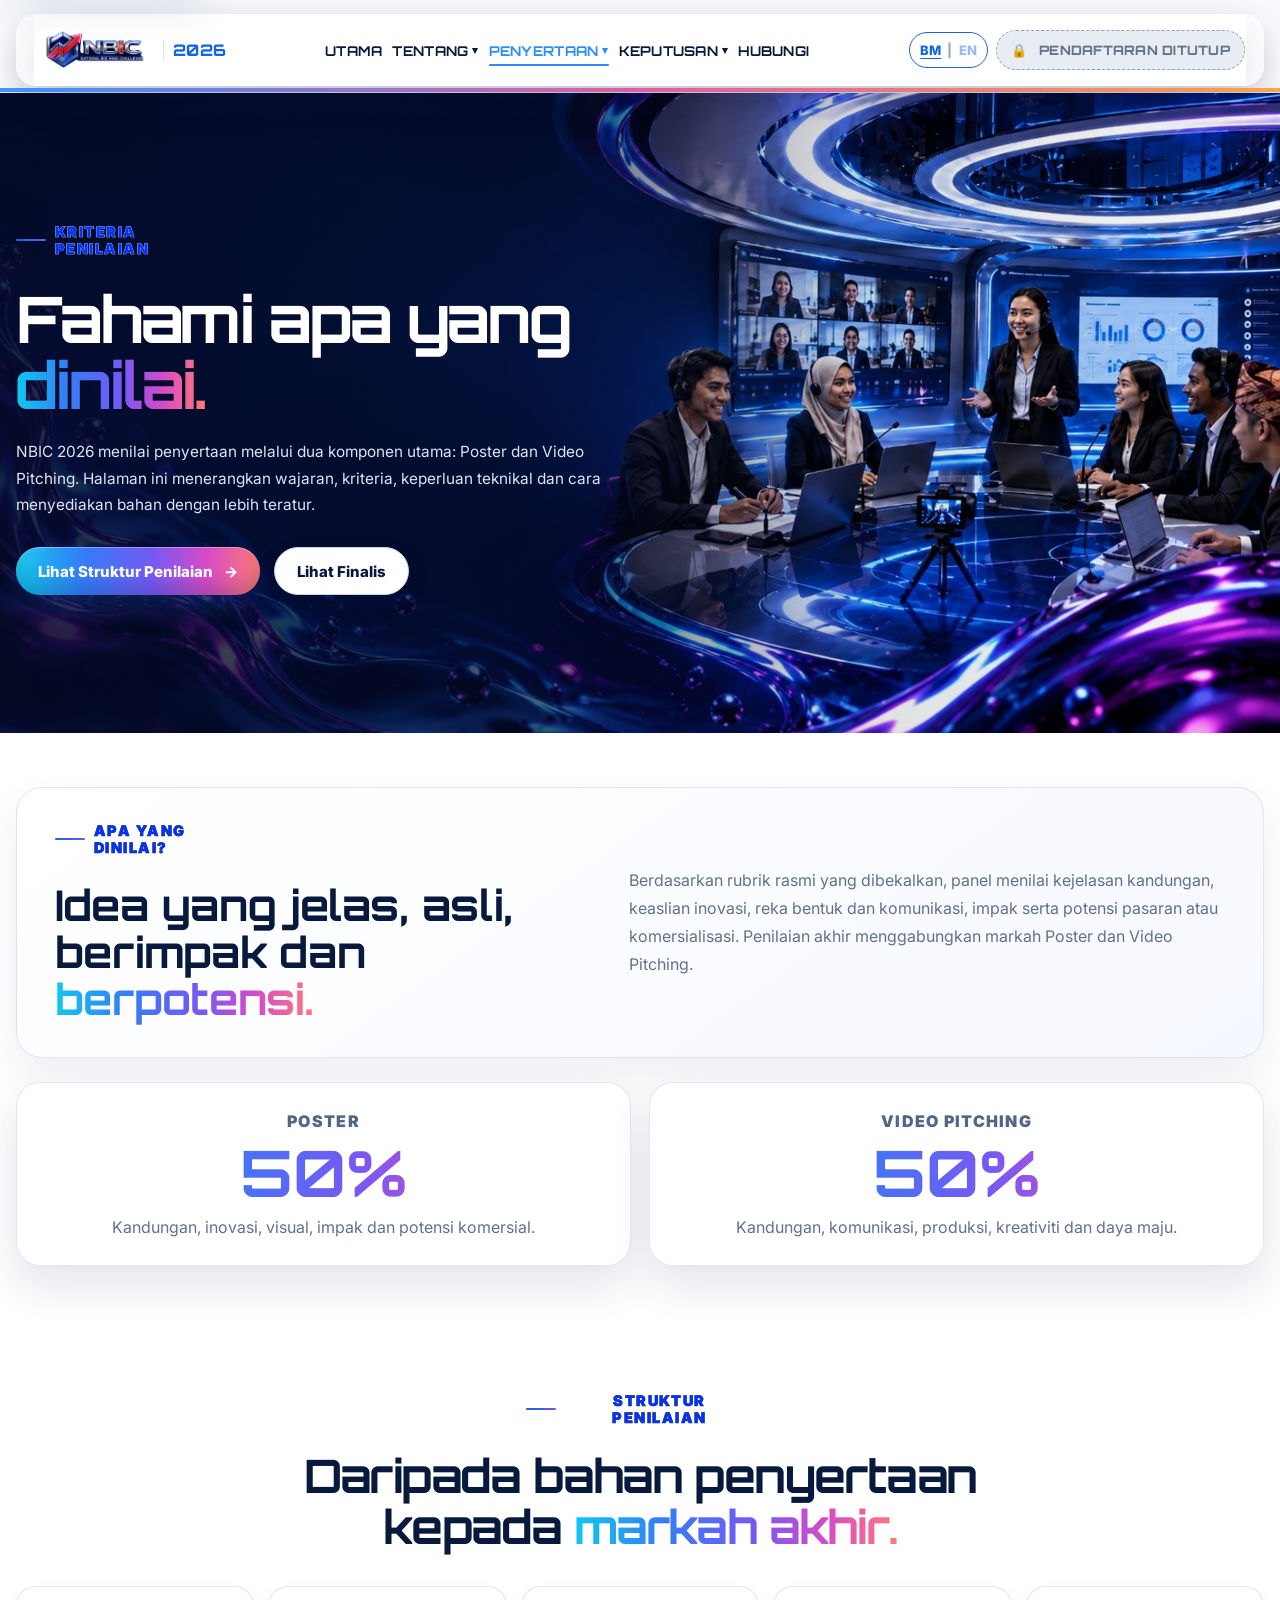
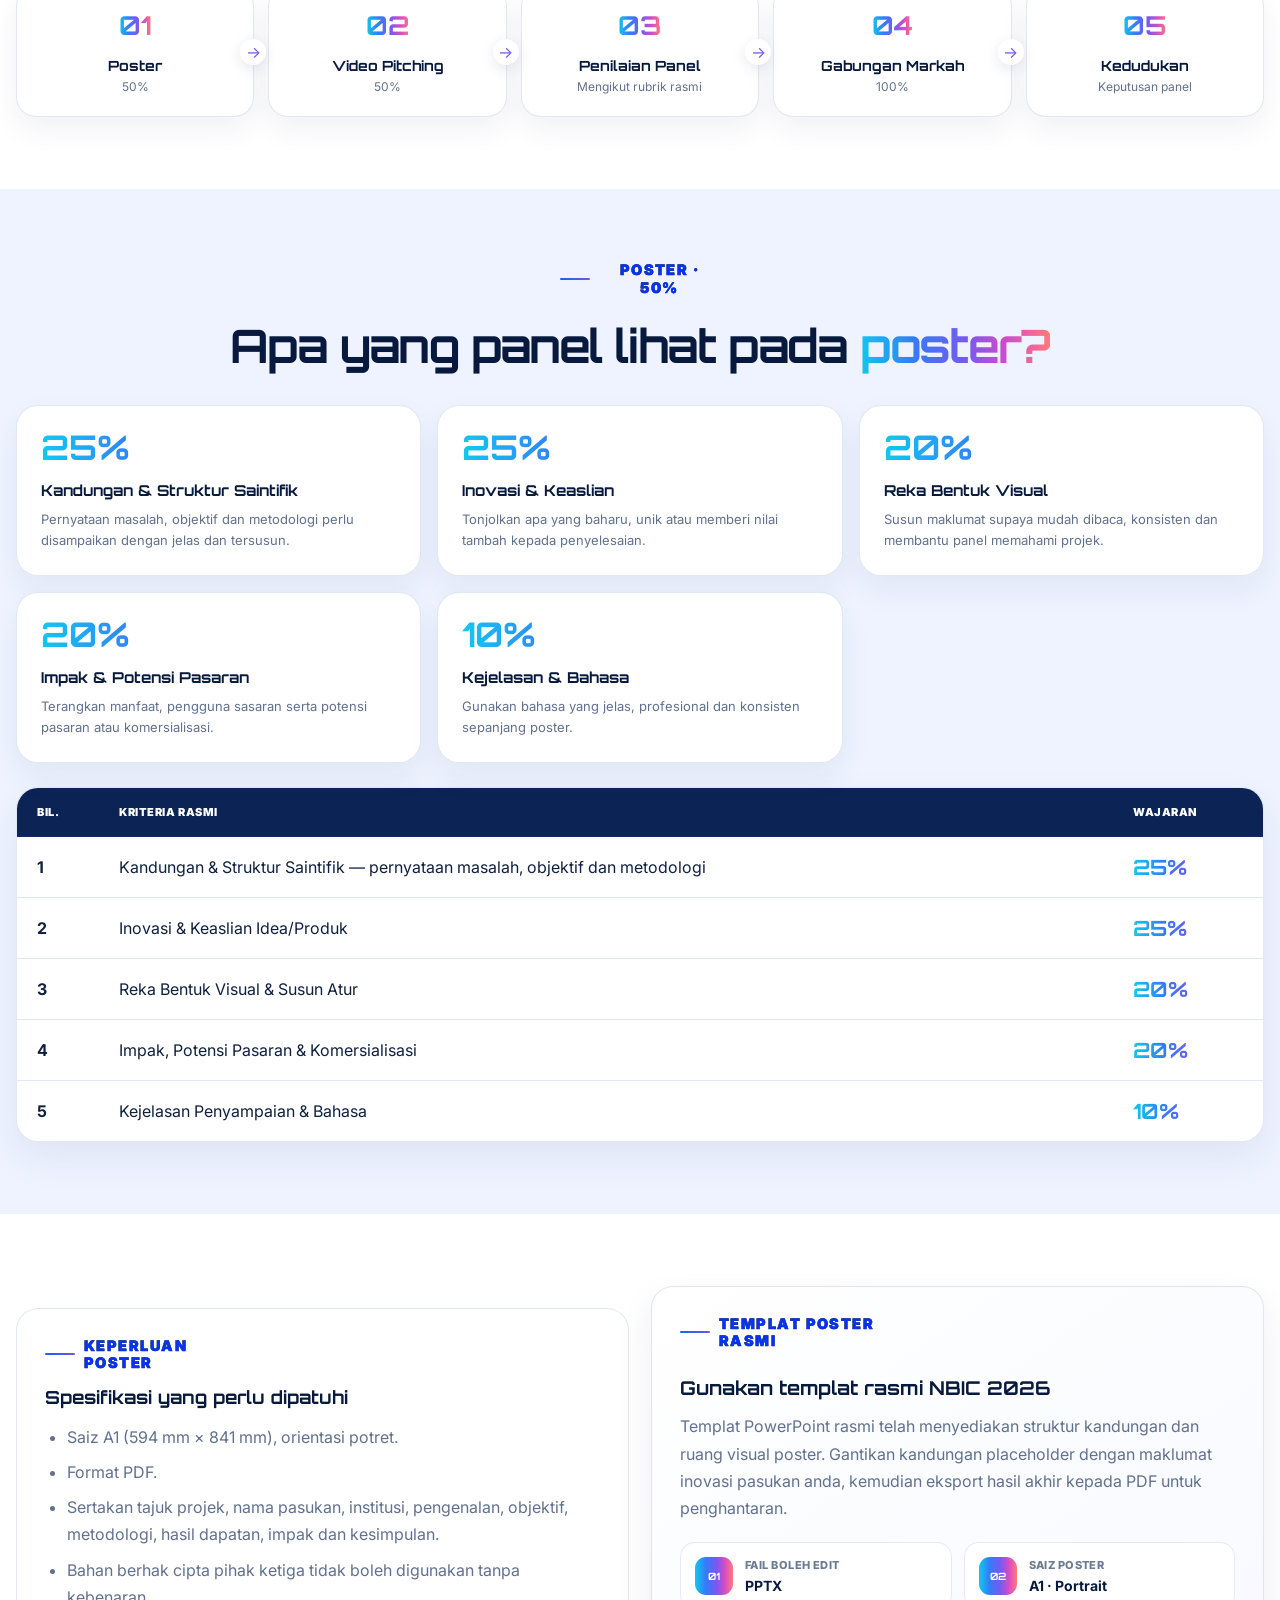
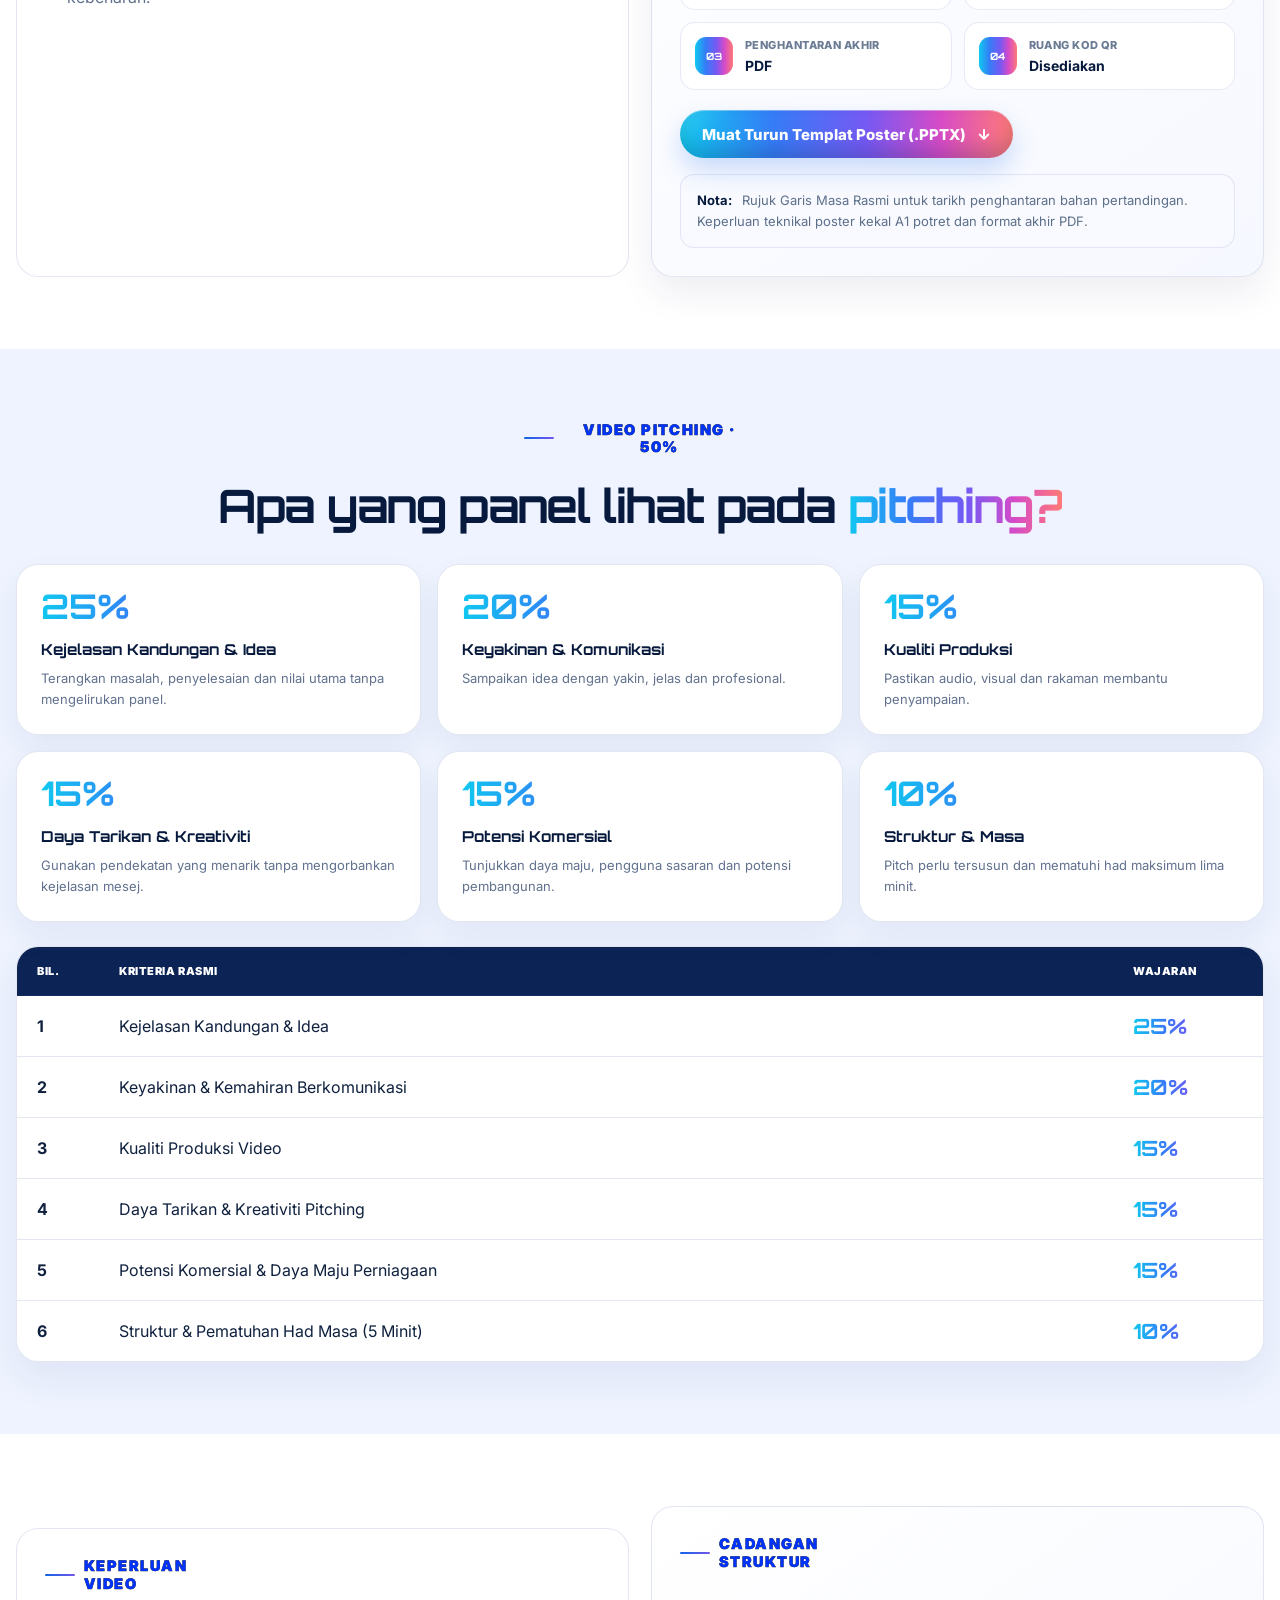
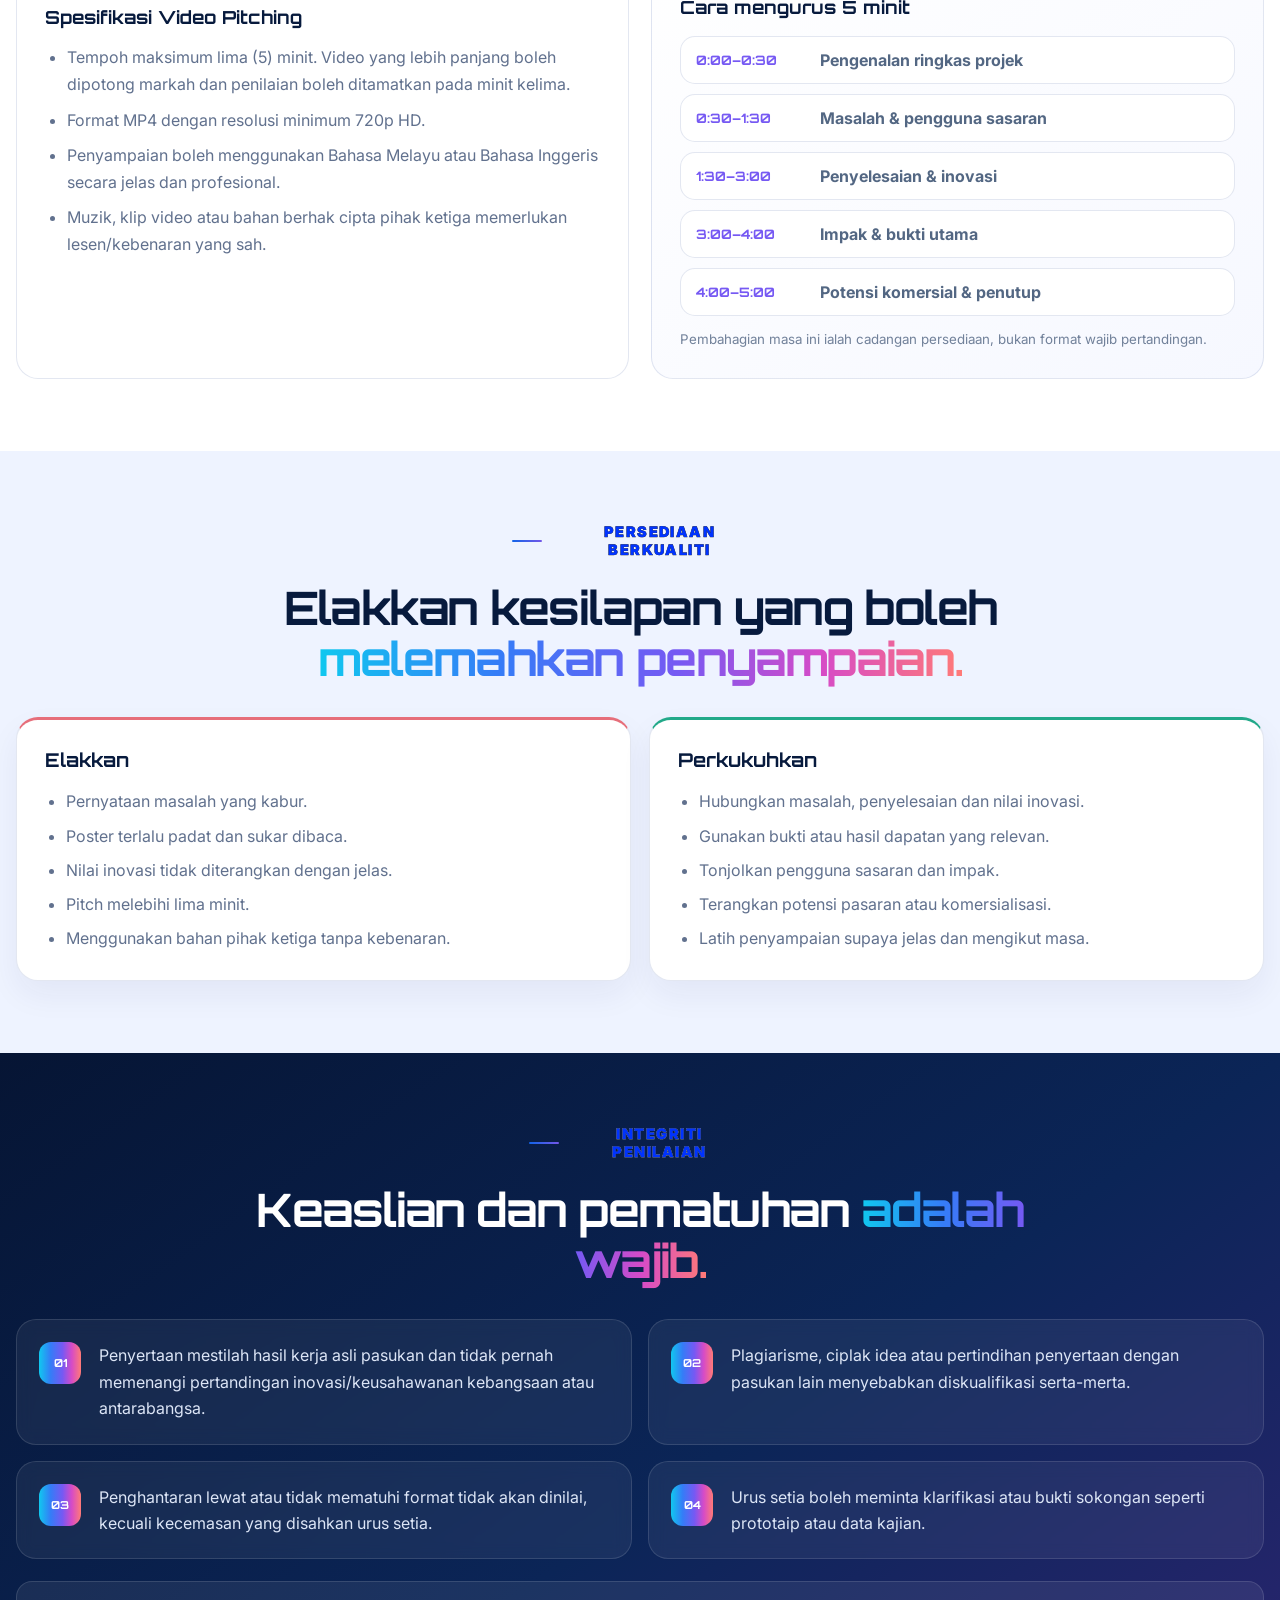
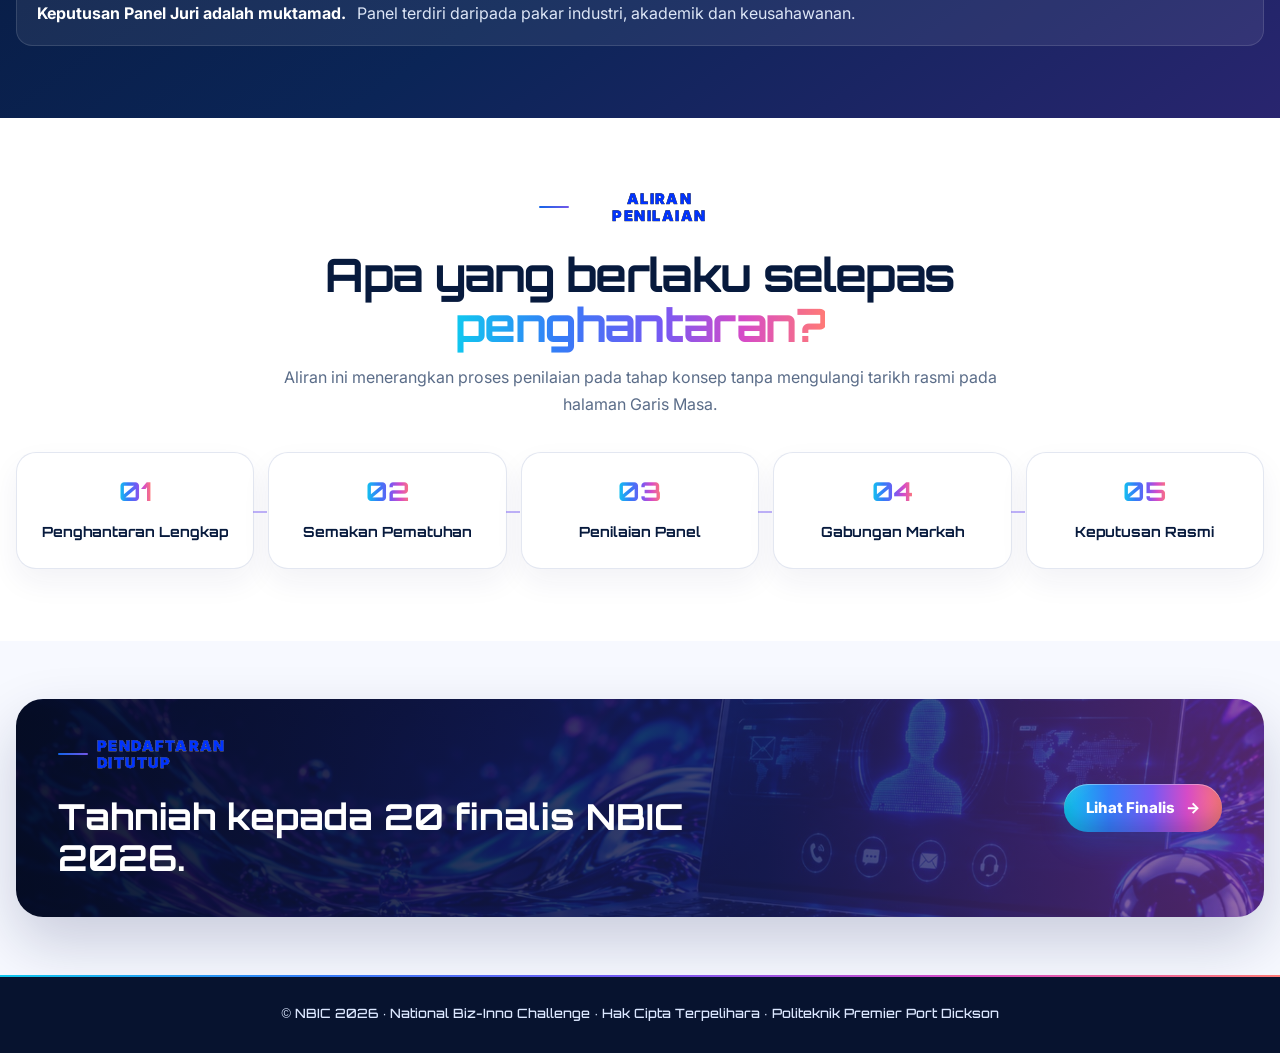
<file: evaluation.html>
<!DOCTYPE html>

<html data-lang="ms" lang="ms">
<head>
<meta charset="utf-8"/>
<meta content="width=device-width,initial-scale=1" name="viewport"/>
<link href="assets/images/favicon.ico" rel="icon" type="image/x-icon"/>
<link href="assets/images/favicon-32.png" rel="icon" sizes="32x32" type="image/png"/>
<link href="assets/images/favicon-192.png" rel="icon" sizes="192x192" type="image/png"/>
<link href="assets/images/apple-touch-icon.png" rel="apple-touch-icon"/>
<link href="https://fonts.googleapis.com" rel="preconnect"/>
<link crossorigin="" href="https://fonts.gstatic.com" rel="preconnect"/>
<link href="https://fonts.googleapis.com/css2?family=Inter:wght@400;500;600;700;800&amp;family=Orbitron:wght@500;600;700;800&amp;display=swap" rel="stylesheet"/>
<link href="css/styles.css?v=20260806-unified" rel="stylesheet"/>
<link href="css/theme.css?v=20260807-locked-system-v16" rel="stylesheet"/>
<link href="css/page-participate-v1.css?v=20260809-evaluation-contentfix-v1" rel="stylesheet"/>
<link href="css/page-evaluation-v2.css?v=20260809-official-poster-template-rc1" rel="stylesheet"/>
<title>NBIC 2026 | Kriteria Penilaian</title>
<meta content="Kriteria rasmi penilaian NBIC 2026 untuk Poster dan Video Pitching, termasuk wajaran, keperluan teknikal dan peraturan integriti." name="description"/>
<meta content="NBIC 2026 | Kriteria Penilaian" property="og:title"/>
<meta content="assets/images/evaluation-hero.png" property="og:image"/>
<link href="css/nav-footer-final-fix-v1.css?v=20260809-nav-footer-fix" rel="stylesheet"/><style>
.btn-closed{background:#e8ecf3!important;color:#64748b!important;border:1px dashed #94a3b8!important;box-shadow:none!important;cursor:not-allowed!important;pointer-events:none;user-select:none;filter:none!important;text-shadow:none!important}
.btn-closed .arrow{display:none}
.btn-closed .lock{margin-right:.4em}
.nav-item-closed{opacity:.55;cursor:not-allowed!important;pointer-events:none}
</style></head>
<body class="inner-page system-page participate-module evaluation-page">
<a class="skip-link" href="#main-content">Skip to main content</a>
<header class="site-header">
<div class="container navbar">
<nav aria-label="Primary navigation" class="nav-shell">
<a aria-label="NBIC 2026 home" class="brand" href="index.html">
<div class="brand-badge"><img alt="NBIC 2026 logo" src="assets/images/nbic-logo.png"/></div>
<span class="brand-year">2026</span>
</a>
<button aria-controls="navLinks" aria-expanded="false" aria-label="Open navigation" class="menu-toggle" id="menuToggle" type="button">
<span></span><span></span><span></span>
</button>
<div class="nav-links" id="navLinks">
<a href="index.html"><span class="lang-en">Home</span><span class="lang-ms">Utama</span></a>
<div class="nav-dropdown">
<button aria-expanded="false" class="nav-dropdown-toggle" type="button">
<span class="lang-en">About</span><span class="lang-ms">Tentang</span><span class="caret">▾</span>
</button>
<div class="nav-dropdown-menu">
<a href="program.html"><span class="lang-en">Programme</span><span class="lang-ms">Program</span></a>
<a href="categories.html"><span class="lang-en">Categories</span><span class="lang-ms">Bidang</span></a>
<a href="timeline.html"><span class="lang-en">Timeline</span><span class="lang-ms">Garis Masa</span></a>
</div>
</div>
<div class="nav-dropdown">
<button aria-expanded="false" class="nav-dropdown-toggle active" type="button">
<span class="lang-en">Participate</span><span class="lang-ms">Penyertaan</span><span class="caret">▾</span>
</button>
<div class="nav-dropdown-menu"><a href="participation-guide.html"><span class="lang-en">Participation Guide</span><span class="lang-ms">Panduan Penyertaan</span></a><a class="active" href="evaluation.html"><span class="lang-en">Evaluation Criteria</span><span class="lang-ms">Kriteria Penilaian</span></a><a href="registration.html"><span class="lang-en">Registration</span><span class="lang-ms">Pendaftaran</span></a><a class="nav-item-closed" role="link" aria-disabled="true" tabindex="-1"><span class="lang-en">🔒 Submission · Closed</span><span class="lang-ms">🔒 Penghantaran · Ditutup</span></a></div>
</div>
<div class="nav-dropdown">
<button aria-expanded="false" class="nav-dropdown-toggle" type="button">
<span class="lang-en">Results</span><span class="lang-ms">Keputusan</span><span class="caret">▾</span>
</button>
<div class="nav-dropdown-menu"><a href="gallery.html"><span class="lang-en">Gallery</span><span class="lang-ms">Galeri</span></a><a href="winners.html"><span class="lang-en">Finalists</span><span class="lang-ms">Finalis</span></a></div>
</div>
<a href="contact.html"><span class="lang-en">Contact</span><span class="lang-ms">Hubungi</span></a>
<div aria-label="Language switcher" class="lang-switch lang-switch-mobile">
<button data-set-lang="ms" type="button">BM</button><span class="sep">|</span><button data-set-lang="en" type="button">EN</button>
</div>
</div>
<div class="nav-actions">
<div class="lang-switch">
<button data-set-lang="ms" type="button">BM</button><span class="sep">|</span><button data-set-lang="en" type="button">EN</button>
</div>
<span class="nav-cta btn-closed" role="link" aria-disabled="true"><span class="lock" aria-hidden="true">🔒</span><span class="lang-en">Registration Closed</span><span class="lang-ms">Pendaftaran Ditutup</span></span>
</div>
</nav>
</div>
</header>
<main id="main-content">
<section class="module-hero hero-evaluation evaluation-v2-hero">
<div class="container hero-module-inner">
<div class="module-hero-copy reveal">
<p class="eyebrow"><span class="lang-ms">Kriteria Penilaian</span><span class="lang-en">Evaluation Criteria</span></p>
<h1><span class="lang-ms">Fahami apa yang <em>dinilai.</em></span><span class="lang-en">Understand what <em>is evaluated.</em></span></h1>
<p><span class="lang-ms">NBIC 2026 menilai penyertaan melalui dua komponen utama: Poster dan Video Pitching. Halaman ini menerangkan wajaran, kriteria, keperluan teknikal dan cara menyediakan bahan dengan lebih teratur.</span><span class="lang-en">NBIC 2026 evaluates entries through two main components: Poster and Video Pitching. This page explains the weighting, criteria, technical requirements and how to prepare the materials more systematically.</span></p>
<div class="module-hero-actions">
<a class="btn-primary" href="#evaluation-overview"><span class="lang-ms">Lihat Struktur Penilaian</span><span class="lang-en">View Evaluation Structure</span><span>→</span></a>
<a class="btn-outline-light" href="winners.html#top-20-finalists"><span class="lang-ms">Lihat Finalis</span><span class="lang-en">View Finalists</span></a>
</div>
</div>
</div>
</section>
<section class="evaluation-philosophy" id="evaluation-overview">
<div class="container">
<div class="evaluation-intro-card reveal">
<div>
<p class="eyebrow"><span class="lang-ms">Apa yang Dinilai?</span><span class="lang-en">What Is Evaluated?</span></p>
<h2><span class="lang-ms">Idea yang jelas, asli, berimpak dan <em>berpotensi.</em></span><span class="lang-en">Clear, original, impactful ideas with <em>potential.</em></span></h2>
</div>
<p><span class="lang-ms">Berdasarkan rubrik rasmi yang dibekalkan, panel menilai kejelasan kandungan, keaslian inovasi, reka bentuk dan komunikasi, impak serta potensi pasaran atau komersialisasi. Penilaian akhir menggabungkan markah Poster dan Video Pitching.</span><span class="lang-en">Based on the supplied official rubric, judges assess content clarity, innovation originality, design and communication, impact, and market or commercialisation potential. The final evaluation combines Poster and Video Pitching scores.</span></p>
</div>
<div class="score-overview score-overview-v2 reveal">
<div class="score-grid">
<article><span class="score-name">Poster</span><strong>50%</strong><p><span class="lang-ms">Kandungan, inovasi, visual, impak dan potensi komersial.</span><span class="lang-en">Content, innovation, visuals, impact and commercial potential.</span></p></article>
<article><span class="score-name">Video Pitching</span><strong>50%</strong><p><span class="lang-ms">Kandungan, komunikasi, produksi, kreativiti dan daya maju.</span><span class="lang-en">Content, communication, production, creativity and viability.</span></p></article>
</div>
</div>
</div>
</section>
<section class="module-section evaluation-process-section">
<div class="container">
<div class="section-title reveal">
<p class="eyebrow"><span class="lang-ms">Struktur Penilaian</span><span class="lang-en">Evaluation Structure</span></p>
<h2><span class="lang-ms">Daripada bahan penyertaan kepada <em>markah akhir.</em></span><span class="lang-en">From submission materials to the <em>final score.</em></span></h2>
</div>
<div class="evaluation-process reveal">
<article><span>01</span><h3>Poster</h3><p>50%</p></article>
<article><span>02</span><h3>Video Pitching</h3><p>50%</p></article>
<article><span>03</span><h3><span class="lang-ms">Penilaian Panel</span><span class="lang-en">Panel Evaluation</span></h3><p><span class="lang-ms">Mengikut rubrik rasmi</span><span class="lang-en">Using the official rubric</span></p></article>
<article><span>04</span><h3><span class="lang-ms">Gabungan Markah</span><span class="lang-en">Combined Score</span></h3><p>100%</p></article>
<article><span>05</span><h3><span class="lang-ms">Kedudukan</span><span class="lang-en">Ranking</span></h3><p><span class="lang-ms">Keputusan panel</span><span class="lang-en">Panel decision</span></p></article>
</div>
</div>
</section>
<section class="module-section section-fog" id="poster-rubric">
<div class="container">
<div class="section-title reveal">
<p class="eyebrow"><span class="lang-ms">Poster · 50%</span><span class="lang-en">Poster · 50%</span></p>
<h2><span class="lang-ms">Apa yang panel lihat pada <em>poster?</em></span><span class="lang-en">What does the panel look for in the <em>poster?</em></span></h2>
</div>
<div class="criteria-card-grid poster-criteria">
<article class="criteria-card reveal"><strong>25%</strong><h3><span class="lang-ms">Kandungan &amp; Struktur Saintifik</span><span class="lang-en">Scientific Content &amp; Structure</span></h3><p><span class="lang-ms">Pernyataan masalah, objektif dan metodologi perlu disampaikan dengan jelas dan tersusun.</span><span class="lang-en">The problem statement, objectives and methodology should be presented clearly and logically.</span></p></article>
<article class="criteria-card reveal"><strong>25%</strong><h3><span class="lang-ms">Inovasi &amp; Keaslian</span><span class="lang-en">Innovation &amp; Originality</span></h3><p><span class="lang-ms">Tonjolkan apa yang baharu, unik atau memberi nilai tambah kepada penyelesaian.</span><span class="lang-en">Highlight what is new, distinctive or adds meaningful value to the solution.</span></p></article>
<article class="criteria-card reveal"><strong>20%</strong><h3><span class="lang-ms">Reka Bentuk Visual</span><span class="lang-en">Visual Design</span></h3><p><span class="lang-ms">Susun maklumat supaya mudah dibaca, konsisten dan membantu panel memahami projek.</span><span class="lang-en">Arrange information so it is readable, consistent and helps judges understand the project.</span></p></article>
<article class="criteria-card reveal"><strong>20%</strong><h3><span class="lang-ms">Impak &amp; Potensi Pasaran</span><span class="lang-en">Impact &amp; Market Potential</span></h3><p><span class="lang-ms">Terangkan manfaat, pengguna sasaran serta potensi pasaran atau komersialisasi.</span><span class="lang-en">Explain the benefits, target users and market or commercialisation potential.</span></p></article>
<article class="criteria-card reveal"><strong>10%</strong><h3><span class="lang-ms">Kejelasan &amp; Bahasa</span><span class="lang-en">Clarity &amp; Language</span></h3><p><span class="lang-ms">Gunakan bahasa yang jelas, profesional dan konsisten sepanjang poster.</span><span class="lang-en">Use clear, professional and consistent language throughout the poster.</span></p></article>
</div>
<div class="rubric-table rubric-table-secondary reveal">
<div class="rubric-head"><span>Bil.</span><span><span class="lang-ms">Kriteria Rasmi</span><span class="lang-en">Official Criterion</span></span><span><span class="lang-ms">Wajaran</span><span class="lang-en">Weight</span></span></div>
<div><strong>1</strong><span><span class="lang-ms">Kandungan &amp; Struktur Saintifik — pernyataan masalah, objektif dan metodologi</span><span class="lang-en">Scientific content and structure — problem statement, objectives and methodology</span></span><strong>25%</strong></div>
<div><strong>2</strong><span><span class="lang-ms">Inovasi &amp; Keaslian Idea/Produk</span><span class="lang-en">Innovation and originality of the idea/product</span></span><strong>25%</strong></div>
<div><strong>3</strong><span><span class="lang-ms">Reka Bentuk Visual &amp; Susun Atur</span><span class="lang-en">Visual design and layout</span></span><strong>20%</strong></div>
<div><strong>4</strong><span><span class="lang-ms">Impak, Potensi Pasaran &amp; Komersialisasi</span><span class="lang-en">Impact, market potential and commercialisation</span></span><strong>20%</strong></div>
<div><strong>5</strong><span><span class="lang-ms">Kejelasan Penyampaian &amp; Bahasa</span><span class="lang-en">Clarity of communication and language</span></span><strong>10%</strong></div>
</div>
</div>
</section>
<section class="module-section poster-guide-section">
<div class="container">
<div class="poster-guide-layout">
<div class="technical-panel reveal">
<p class="eyebrow"><span class="lang-ms">Keperluan Poster</span><span class="lang-en">Poster Requirements</span></p>
<h3><span class="lang-ms">Spesifikasi yang perlu dipatuhi</span><span class="lang-en">Required specifications</span></h3>
<ul>
<li><span class="lang-ms">Saiz A1 (594 mm × 841 mm), orientasi potret.</span><span class="lang-en">A1 size (594 mm × 841 mm), portrait orientation.</span></li>
<li><span class="lang-ms">Format PDF.</span><span class="lang-en">PDF format.</span></li>
<li><span class="lang-ms">Sertakan tajuk projek, nama pasukan, institusi, pengenalan, objektif, metodologi, hasil dapatan, impak dan kesimpulan.</span><span class="lang-en">Include project title, team name, institution, introduction, objectives, methodology, findings, impact and conclusion.</span></li>
<li><span class="lang-ms">Bahan berhak cipta pihak ketiga tidak boleh digunakan tanpa kebenaran.</span><span class="lang-en">Third-party copyrighted material may not be used without permission.</span></li>
</ul>
</div>

<div class="official-poster-template reveal">
  <p class="eyebrow"><span class="lang-ms">Templat Poster Rasmi</span><span class="lang-en">Official Poster Template</span></p>
  <h3><span class="lang-ms">Gunakan templat rasmi NBIC 2026</span><span class="lang-en">Use the official NBIC 2026 template</span></h3>
  <p class="template-intro">
    <span class="lang-ms">Templat PowerPoint rasmi telah menyediakan struktur kandungan dan ruang visual poster. Gantikan kandungan placeholder dengan maklumat inovasi pasukan anda, kemudian eksport hasil akhir kepada PDF untuk penghantaran.</span>
    <span class="lang-en">The official PowerPoint template already provides the poster content structure and visual areas. Replace the placeholder content with your team's innovation information, then export the final poster to PDF for submission.</span>
  </p>
  <div class="template-spec-grid">
    <article><span>01</span><strong><span class="lang-ms">Fail Boleh Edit</span><span class="lang-en">Editable File</span></strong><b>PPTX</b></article>
    <article><span>02</span><strong><span class="lang-ms">Saiz Poster</span><span class="lang-en">Poster Size</span></strong><b>A1 · Portrait</b></article>
    <article><span>03</span><strong><span class="lang-ms">Penghantaran Akhir</span><span class="lang-en">Final Submission</span></strong><b>PDF</b></article>
    <article><span>04</span><strong><span class="lang-ms">Ruang Kod QR</span><span class="lang-en">QR Code Area</span></strong><b><span class="lang-ms">Disediakan</span><span class="lang-en">Included</span></b></article>
  </div>
  <div class="template-download-row">
    <a class="btn-primary template-download-btn" href="NBIC2026_Template_Poster_Final.pptx" download>
      <span class="lang-ms">Muat Turun Templat Poster (.PPTX)</span>
      <span class="lang-en">Download Poster Template (.PPTX)</span>
      <span aria-hidden="true">↓</span>
    </a>
  </div>
  <div class="template-note">
    <strong><span class="lang-ms">Nota:</span><span class="lang-en">Note:</span></strong>
    <span class="lang-ms">Rujuk Garis Masa Rasmi untuk tarikh penghantaran bahan pertandingan. Keperluan teknikal poster kekal A1 potret dan format akhir PDF.</span>
    <span class="lang-en">Refer to the Official Timeline for competition-material submission dates. Poster technical requirements remain A1 portrait with final submission in PDF format.</span>
  </div>
</div>

</div>
</div>
</section>
<section class="module-section section-fog" id="video-rubric">
<div class="container">
<div class="section-title reveal">
<p class="eyebrow"><span class="lang-ms">Video Pitching · 50%</span><span class="lang-en">Video Pitching · 50%</span></p>
<h2><span class="lang-ms">Apa yang panel lihat pada <em>pitching?</em></span><span class="lang-en">What does the panel look for in the <em>pitch?</em></span></h2>
</div>
<div class="criteria-card-grid video-criteria">
<article class="criteria-card reveal"><strong>25%</strong><h3><span class="lang-ms">Kejelasan Kandungan &amp; Idea</span><span class="lang-en">Content &amp; Idea Clarity</span></h3><p><span class="lang-ms">Terangkan masalah, penyelesaian dan nilai utama tanpa mengelirukan panel.</span><span class="lang-en">Explain the problem, solution and core value without confusing the panel.</span></p></article>
<article class="criteria-card reveal"><strong>20%</strong><h3><span class="lang-ms">Keyakinan &amp; Komunikasi</span><span class="lang-en">Confidence &amp; Communication</span></h3><p><span class="lang-ms">Sampaikan idea dengan yakin, jelas dan profesional.</span><span class="lang-en">Deliver the idea confidently, clearly and professionally.</span></p></article>
<article class="criteria-card reveal"><strong>15%</strong><h3><span class="lang-ms">Kualiti Produksi</span><span class="lang-en">Production Quality</span></h3><p><span class="lang-ms">Pastikan audio, visual dan rakaman membantu penyampaian.</span><span class="lang-en">Ensure audio, visuals and recording quality support the presentation.</span></p></article>
<article class="criteria-card reveal"><strong>15%</strong><h3><span class="lang-ms">Daya Tarikan &amp; Kreativiti</span><span class="lang-en">Appeal &amp; Creativity</span></h3><p><span class="lang-ms">Gunakan pendekatan yang menarik tanpa mengorbankan kejelasan mesej.</span><span class="lang-en">Use an engaging approach without sacrificing message clarity.</span></p></article>
<article class="criteria-card reveal"><strong>15%</strong><h3><span class="lang-ms">Potensi Komersial</span><span class="lang-en">Commercial Potential</span></h3><p><span class="lang-ms">Tunjukkan daya maju, pengguna sasaran dan potensi pembangunan.</span><span class="lang-en">Show viability, target users and development potential.</span></p></article>
<article class="criteria-card reveal"><strong>10%</strong><h3><span class="lang-ms">Struktur &amp; Masa</span><span class="lang-en">Structure &amp; Timing</span></h3><p><span class="lang-ms">Pitch perlu tersusun dan mematuhi had maksimum lima minit.</span><span class="lang-en">The pitch should be well structured and remain within the five-minute limit.</span></p></article>
</div>
<div class="rubric-table rubric-table-secondary reveal">
<div class="rubric-head"><span>Bil.</span><span><span class="lang-ms">Kriteria Rasmi</span><span class="lang-en">Official Criterion</span></span><span><span class="lang-ms">Wajaran</span><span class="lang-en">Weight</span></span></div>
<div><strong>1</strong><span><span class="lang-ms">Kejelasan Kandungan &amp; Idea</span><span class="lang-en">Clarity of content and idea</span></span><strong>25%</strong></div>
<div><strong>2</strong><span><span class="lang-ms">Keyakinan &amp; Kemahiran Berkomunikasi</span><span class="lang-en">Confidence and communication skills</span></span><strong>20%</strong></div>
<div><strong>3</strong><span><span class="lang-ms">Kualiti Produksi Video</span><span class="lang-en">Video production quality</span></span><strong>15%</strong></div>
<div><strong>4</strong><span><span class="lang-ms">Daya Tarikan &amp; Kreativiti Pitching</span><span class="lang-en">Pitch appeal and creativity</span></span><strong>15%</strong></div>
<div><strong>5</strong><span><span class="lang-ms">Potensi Komersial &amp; Daya Maju Perniagaan</span><span class="lang-en">Commercial potential and business viability</span></span><strong>15%</strong></div>
<div><strong>6</strong><span><span class="lang-ms">Struktur &amp; Pematuhan Had Masa (5 Minit)</span><span class="lang-en">Structure and compliance with the five-minute limit</span></span><strong>10%</strong></div>
</div>
</div>
</section>
<section class="module-section video-guide-section">
<div class="container">
<div class="video-guide-layout">
<div class="technical-panel reveal">
<p class="eyebrow"><span class="lang-ms">Keperluan Video</span><span class="lang-en">Video Requirements</span></p>
<h3><span class="lang-ms">Spesifikasi Video Pitching</span><span class="lang-en">Video Pitching specifications</span></h3>
<ul>
<li><span class="lang-ms">Tempoh maksimum lima (5) minit. Video yang lebih panjang boleh dipotong markah dan penilaian boleh ditamatkan pada minit kelima.</span><span class="lang-en">Maximum duration is five (5) minutes. Longer videos may lose marks and evaluation may stop at minute five.</span></li>
<li><span class="lang-ms">Format MP4 dengan resolusi minimum 720p HD.</span><span class="lang-en">MP4 format with minimum 720p HD resolution.</span></li>
<li><span class="lang-ms">Penyampaian boleh menggunakan Bahasa Melayu atau Bahasa Inggeris secara jelas dan profesional.</span><span class="lang-en">Presentation may be in Bahasa Melayu or English, delivered clearly and professionally.</span></li>
<li><span class="lang-ms">Muzik, klip video atau bahan berhak cipta pihak ketiga memerlukan lesen/kebenaran yang sah.</span><span class="lang-en">Music, video clips or third-party copyrighted materials require valid permission/licensing.</span></li>
</ul>
</div>
<div class="pitch-structure reveal">
<p class="eyebrow"><span class="lang-ms">Cadangan Struktur</span><span class="lang-en">Suggested Structure</span></p>
<h3><span class="lang-ms">Cara mengurus 5 minit</span><span class="lang-en">How to manage 5 minutes</span></h3>
<div class="pitch-timeline">
<article><strong>0:00–0:30</strong><span><span class="lang-ms">Pengenalan ringkas projek</span><span class="lang-en">Brief project introduction</span></span></article>
<article><strong>0:30–1:30</strong><span><span class="lang-ms">Masalah &amp; pengguna sasaran</span><span class="lang-en">Problem &amp; target users</span></span></article>
<article><strong>1:30–3:00</strong><span><span class="lang-ms">Penyelesaian &amp; inovasi</span><span class="lang-en">Solution &amp; innovation</span></span></article>
<article><strong>3:00–4:00</strong><span><span class="lang-ms">Impak &amp; bukti utama</span><span class="lang-en">Impact &amp; key evidence</span></span></article>
<article><strong>4:00–5:00</strong><span><span class="lang-ms">Potensi komersial &amp; penutup</span><span class="lang-en">Commercial potential &amp; closing</span></span></article>
</div>
<small><span class="lang-ms">Pembahagian masa ini ialah cadangan persediaan, bukan format wajib pertandingan.</span><span class="lang-en">This timing breakdown is preparation guidance, not a mandatory competition format.</span></small>
</div>
</div>
</div>
</section>
<section class="module-section evaluation-guidance section-fog">
<div class="container">
<div class="section-title reveal">
<p class="eyebrow"><span class="lang-ms">Persediaan Berkualiti</span><span class="lang-en">Quality Preparation</span></p>
<h2><span class="lang-ms">Elakkan kesilapan yang boleh <em>melemahkan penyampaian.</em></span><span class="lang-en">Avoid mistakes that can <em>weaken your presentation.</em></span></h2>
</div>
<div class="guidance-grid">
<div class="guidance-card avoid reveal">
<h3><span class="lang-ms">Elakkan</span><span class="lang-en">Avoid</span></h3>
<ul>
<li><span class="lang-ms">Pernyataan masalah yang kabur.</span><span class="lang-en">An unclear problem statement.</span></li>
<li><span class="lang-ms">Poster terlalu padat dan sukar dibaca.</span><span class="lang-en">An overcrowded, difficult-to-read poster.</span></li>
<li><span class="lang-ms">Nilai inovasi tidak diterangkan dengan jelas.</span><span class="lang-en">Failing to explain the innovation value clearly.</span></li>
<li><span class="lang-ms">Pitch melebihi lima minit.</span><span class="lang-en">Exceeding the five-minute pitch limit.</span></li>
<li><span class="lang-ms">Menggunakan bahan pihak ketiga tanpa kebenaran.</span><span class="lang-en">Using third-party material without permission.</span></li>
</ul>
</div>
<div class="guidance-card improve reveal">
<h3><span class="lang-ms">Perkukuhkan</span><span class="lang-en">Strengthen</span></h3>
<ul>
<li><span class="lang-ms">Hubungkan masalah, penyelesaian dan nilai inovasi.</span><span class="lang-en">Connect the problem, solution and innovation value.</span></li>
<li><span class="lang-ms">Gunakan bukti atau hasil dapatan yang relevan.</span><span class="lang-en">Use relevant evidence or findings.</span></li>
<li><span class="lang-ms">Tonjolkan pengguna sasaran dan impak.</span><span class="lang-en">Highlight target users and impact.</span></li>
<li><span class="lang-ms">Terangkan potensi pasaran atau komersialisasi.</span><span class="lang-en">Explain market or commercialisation potential.</span></li>
<li><span class="lang-ms">Latih penyampaian supaya jelas dan mengikut masa.</span><span class="lang-en">Rehearse for clarity and timing.</span></li>
</ul>
</div>
</div>
</div>
</section>
<section class="module-section section-dark-soft evaluation-integrity">
<div class="container">
<div class="section-title light reveal">
<p class="eyebrow"><span class="lang-ms">Integriti Penilaian</span><span class="lang-en">Evaluation Integrity</span></p>
<h2><span class="lang-ms">Keaslian dan pematuhan <em>adalah wajib.</em></span><span class="lang-en">Originality and compliance <em>are mandatory.</em></span></h2>
</div>
<div class="integrity-grid">
<article class="reveal"><span>01</span><p><span class="lang-ms">Penyertaan mestilah hasil kerja asli pasukan dan tidak pernah memenangi pertandingan inovasi/keusahawanan kebangsaan atau antarabangsa.</span><span class="lang-en">Entries must be the team's original work and must not have previously won a national or international innovation/entrepreneurship competition.</span></p></article>
<article class="reveal"><span>02</span><p><span class="lang-ms">Plagiarisme, ciplak idea atau pertindihan penyertaan dengan pasukan lain menyebabkan diskualifikasi serta-merta.</span><span class="lang-en">Plagiarism, idea copying or duplicate entries with another team will result in immediate disqualification.</span></p></article>
<article class="reveal"><span>03</span><p><span class="lang-ms">Penghantaran lewat atau tidak mematuhi format tidak akan dinilai, kecuali kecemasan yang disahkan urus setia.</span><span class="lang-en">Late or non-compliant submissions will not be evaluated, except for emergencies verified by the secretariat.</span></p></article>
<article class="reveal"><span>04</span><p><span class="lang-ms">Urus setia boleh meminta klarifikasi atau bukti sokongan seperti prototaip atau data kajian.</span><span class="lang-en">The secretariat may request clarification or supporting evidence such as prototype proof or research data.</span></p></article>
</div>
<div class="decision-note reveal">
<strong><span class="lang-ms">Keputusan Panel Juri adalah muktamad.</span><span class="lang-en">The judging panel's decision is final.</span></strong>
<span class="lang-ms">Panel terdiri daripada pakar industri, akademik dan keusahawanan.</span>
<span class="lang-en">The panel comprises industry, academic and entrepreneurship experts.</span>
</div>
</div>
</section>
<section class="module-section evaluation-workflow-section">
<div class="container">
<div class="section-title reveal">
<p class="eyebrow"><span class="lang-ms">Aliran Penilaian</span><span class="lang-en">Evaluation Flow</span></p>
<h2><span class="lang-ms">Apa yang berlaku selepas <em>penghantaran?</em></span><span class="lang-en">What happens after <em>submission?</em></span></h2>
<p><span class="lang-ms">Aliran ini menerangkan proses penilaian pada tahap konsep tanpa mengulangi tarikh rasmi pada halaman Garis Masa.</span><span class="lang-en">This flow explains the evaluation process conceptually without repeating official dates from the Timeline page.</span></p>
</div>
<div class="evaluation-workflow reveal">
<article><span>01</span><h3><span class="lang-ms">Penghantaran Lengkap</span><span class="lang-en">Complete Submission</span></h3></article>
<article><span>02</span><h3><span class="lang-ms">Semakan Pematuhan</span><span class="lang-en">Compliance Check</span></h3></article>
<article><span>03</span><h3><span class="lang-ms">Penilaian Panel</span><span class="lang-en">Panel Evaluation</span></h3></article>
<article><span>04</span><h3><span class="lang-ms">Gabungan Markah</span><span class="lang-en">Score Consolidation</span></h3></article>
<article><span>05</span><h3><span class="lang-ms">Keputusan Rasmi</span><span class="lang-en">Official Result</span></h3></article>
</div>
</div>
</section>
<section class="module-cta">
<div class="container">
<div class="cta-panel-premium reveal">
<div>
<p class="eyebrow"><span class="lang-ms">Pendaftaran Ditutup</span><span class="lang-en">Registration Closed</span></p>
<h2><span class="lang-ms">Tahniah kepada 20 finalis NBIC 2026.</span><span class="lang-en">Congratulations to the 20 NBIC 2026 finalists.</span></h2>
</div>
<a class="btn-primary" href="winners.html#top-20-finalists"><span class="lang-ms">Lihat Finalis</span><span class="lang-en">View Finalists</span><span>→</span></a>
</div>
</div>
</section>
</main>
<footer class="site-footer nbic-minimal-footer">
<div class="nbic-footer-line">© NBIC 2026 · National Biz-Inno Challenge · Hak Cipta Terpelihara · Politeknik Premier Port Dickson</div>
</footer>
<script src="js/script.js?v=20260807-menu-fix"></script>
<script src="js/mobile-nav-fix.js?v=20260807-menu-fix"></script>
<script src="js/page-participate-v1.js?v=20260809-premium-v1"></script>
</body>
</html>
</file>
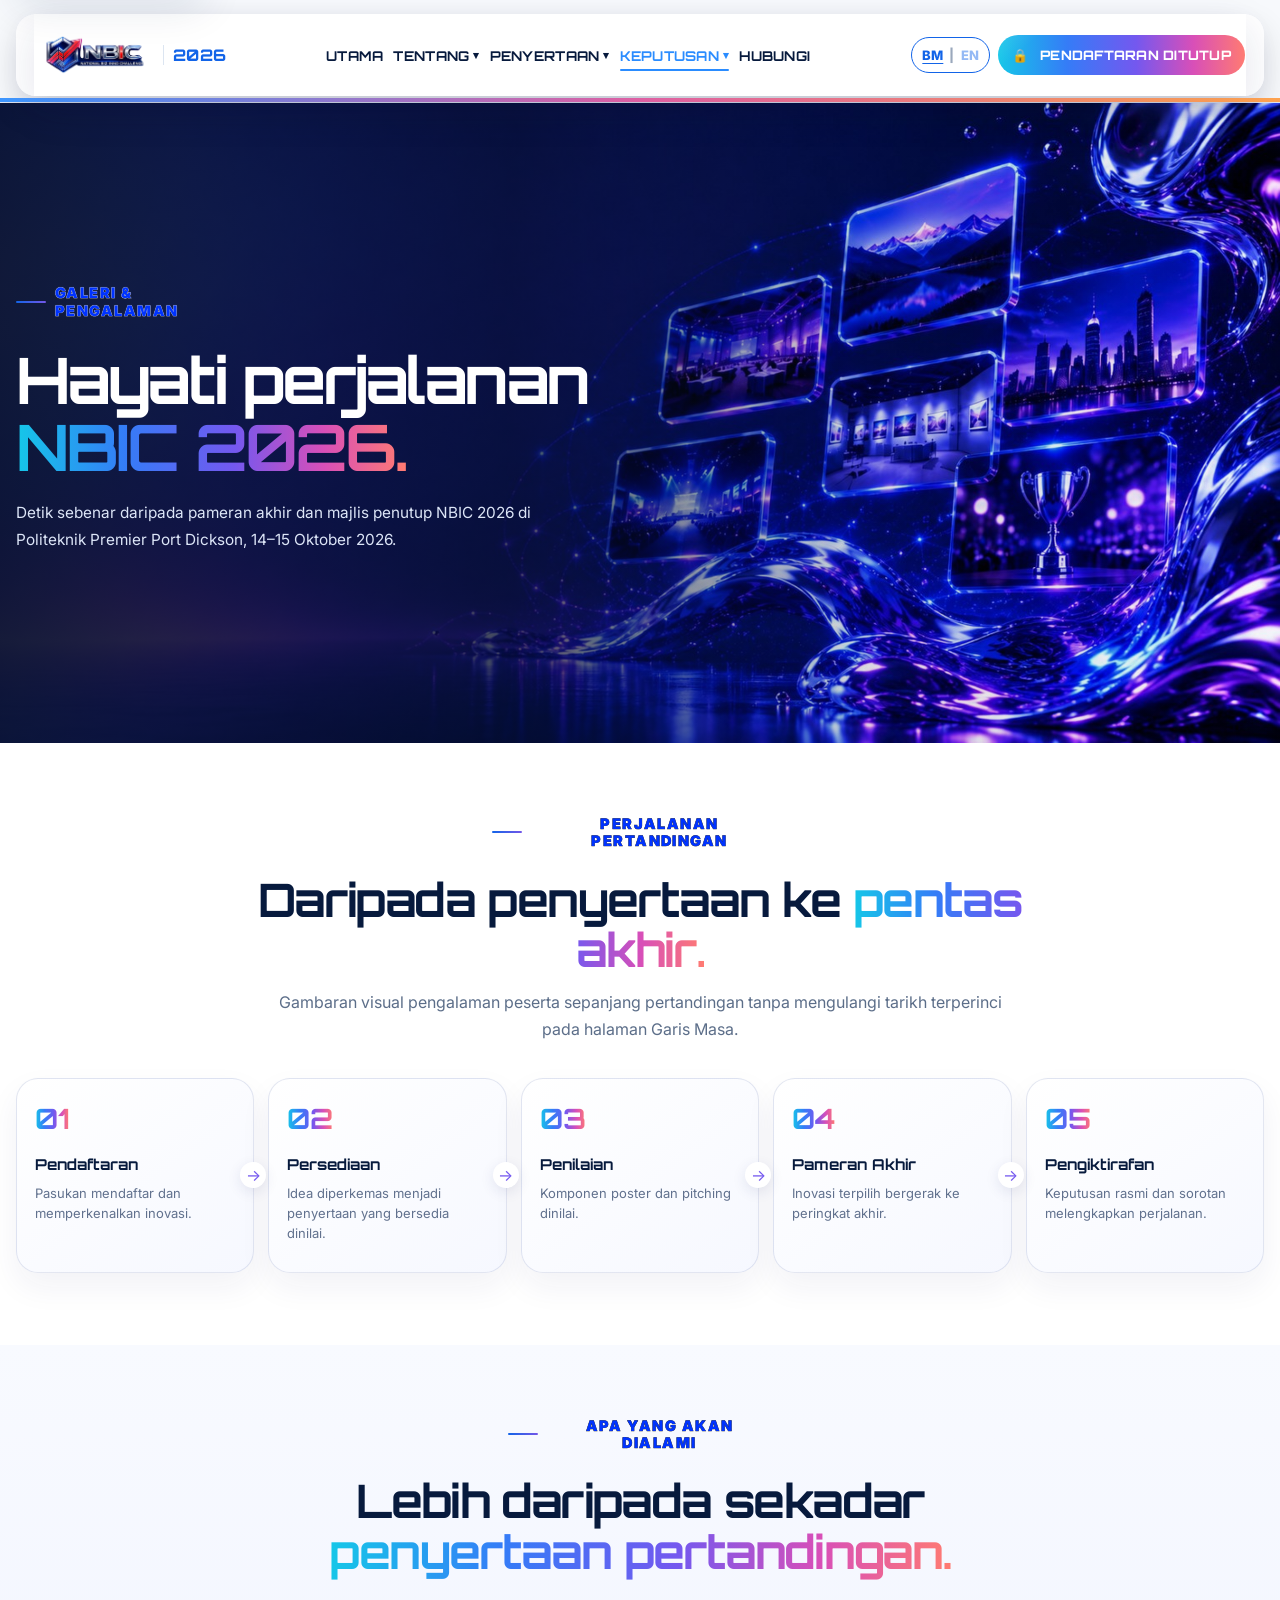
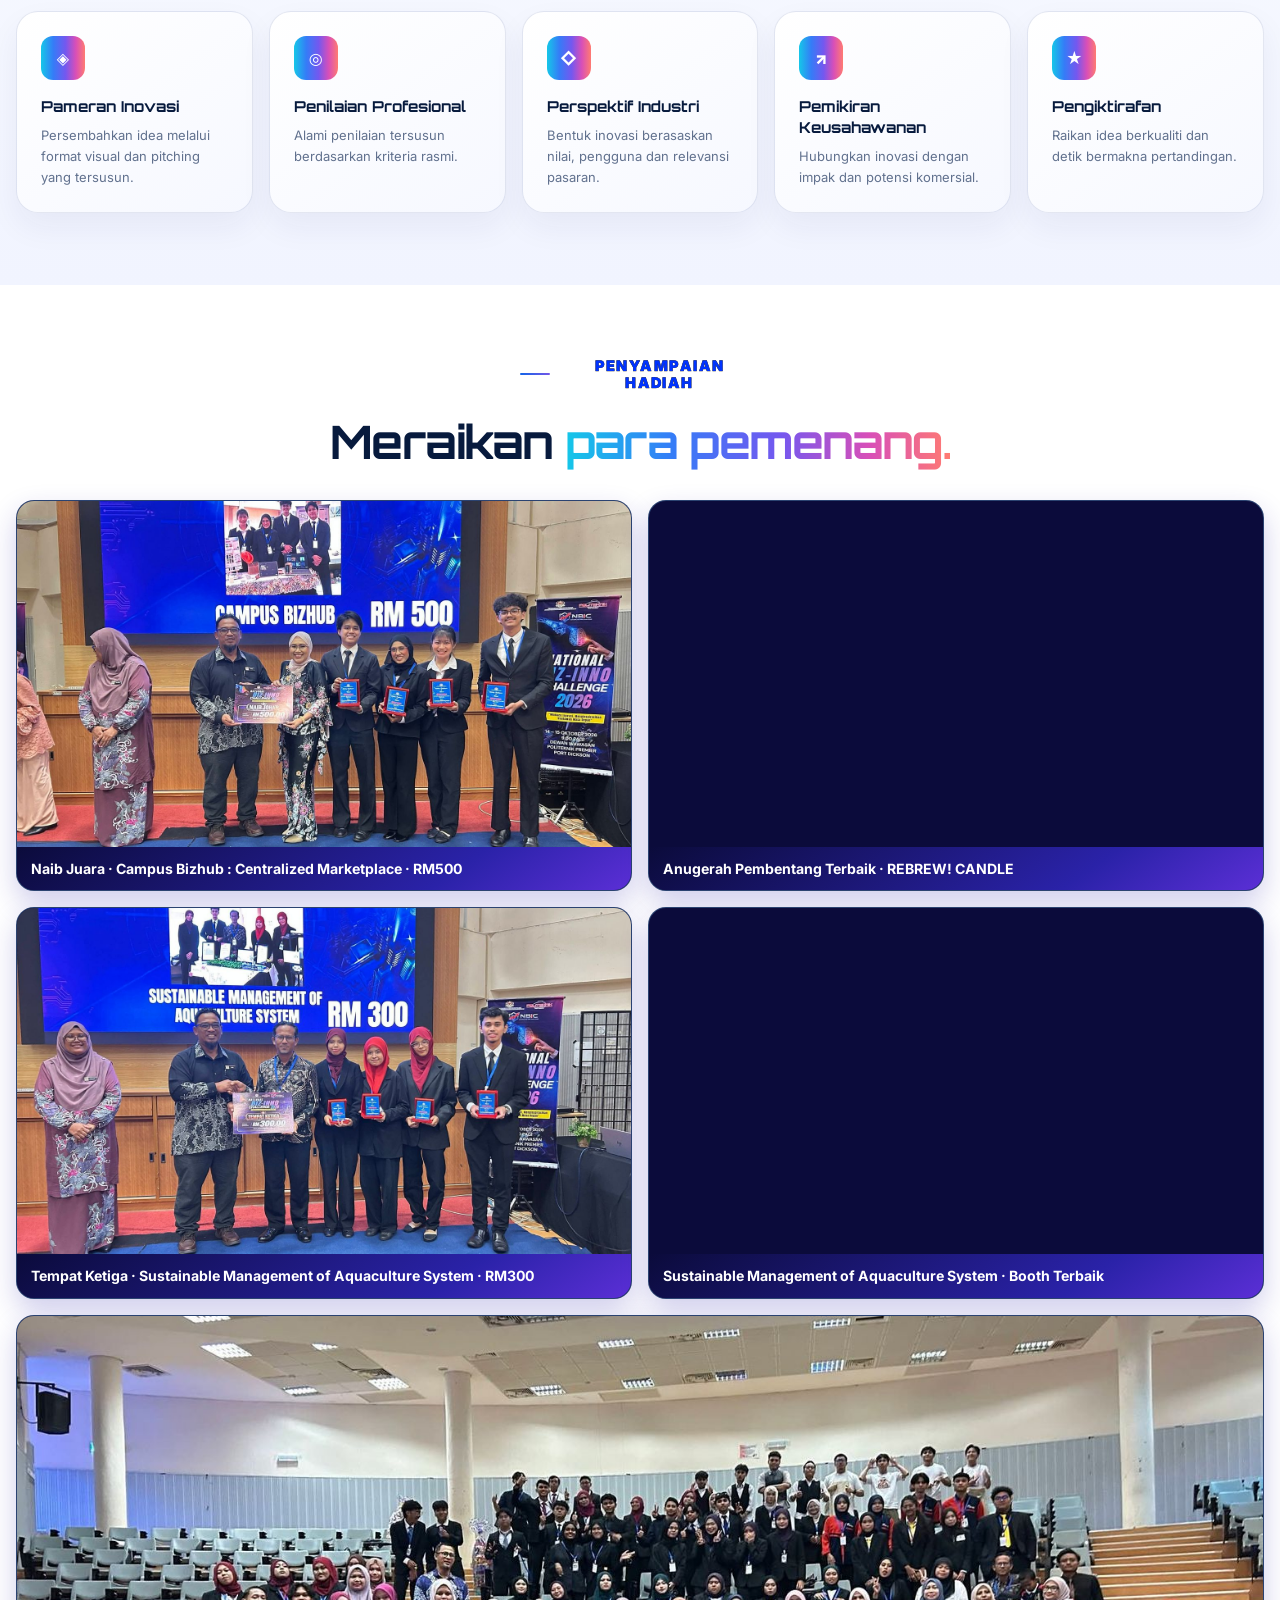
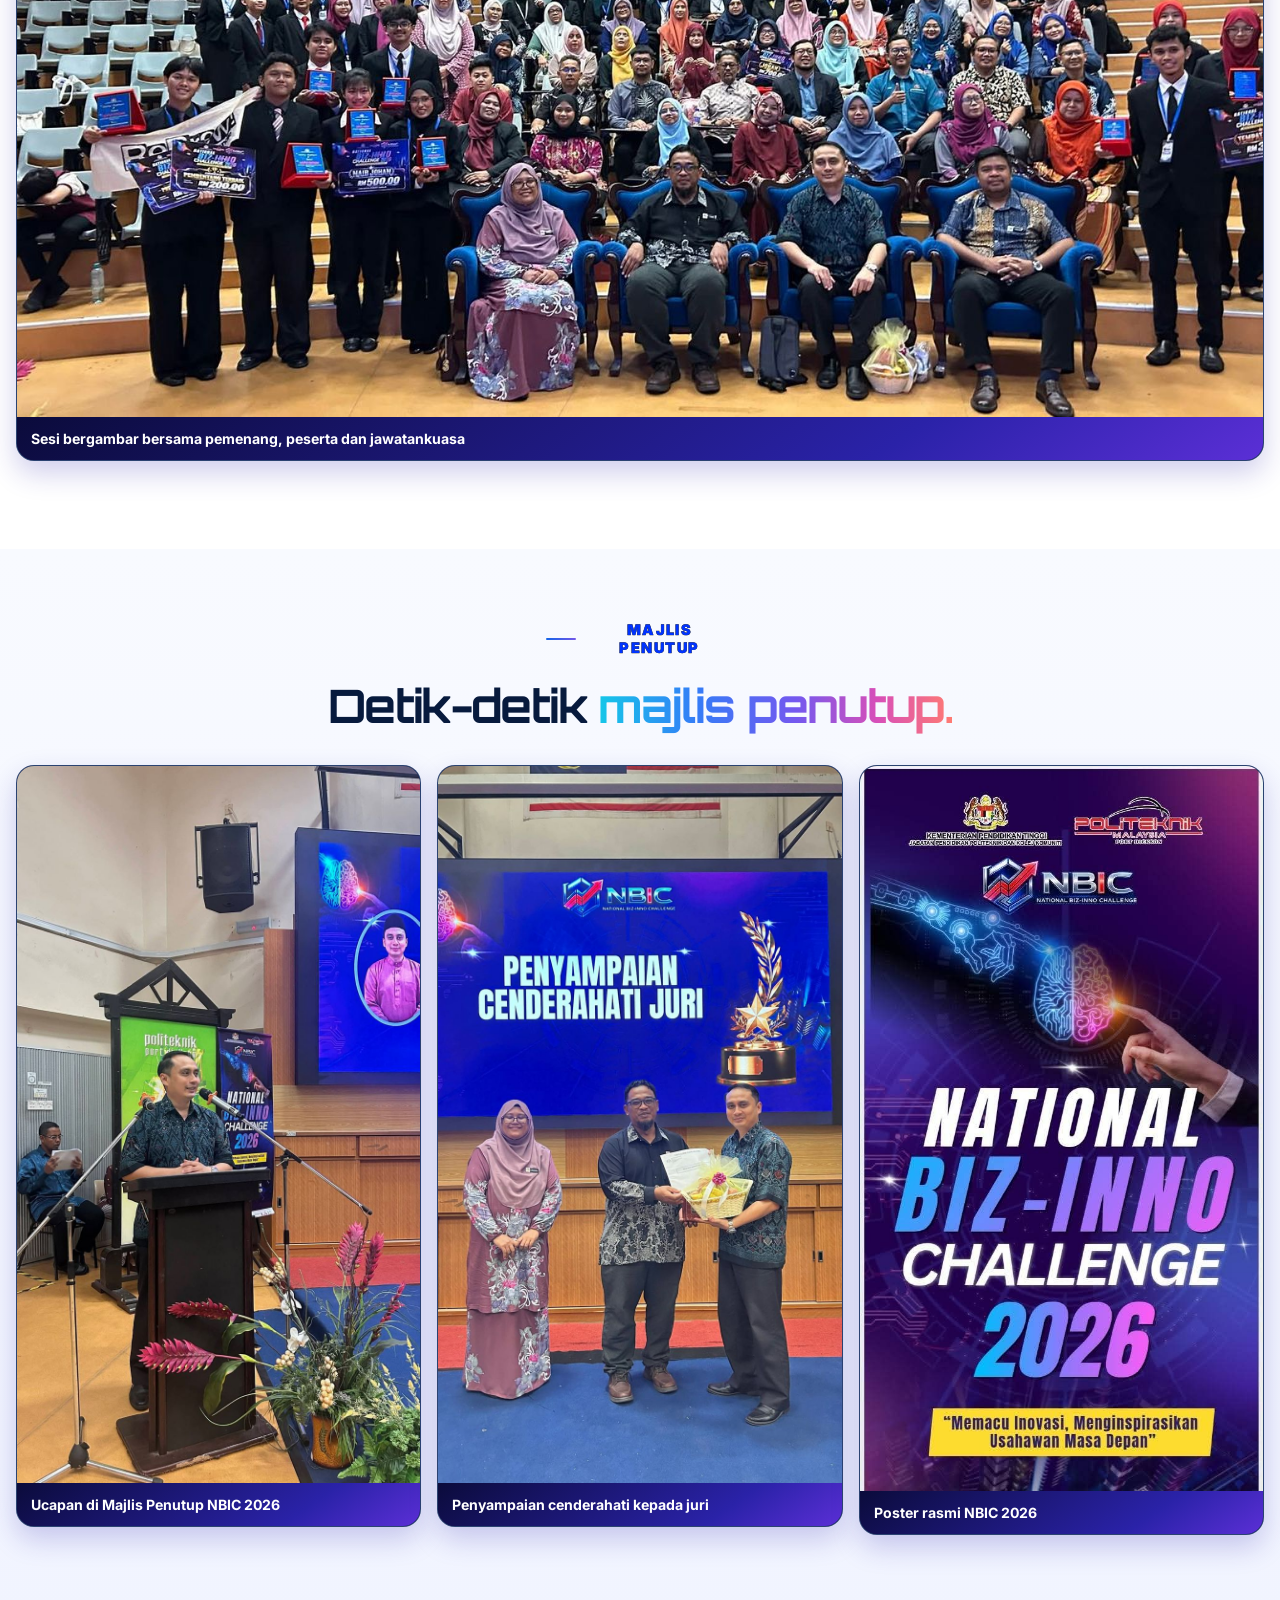
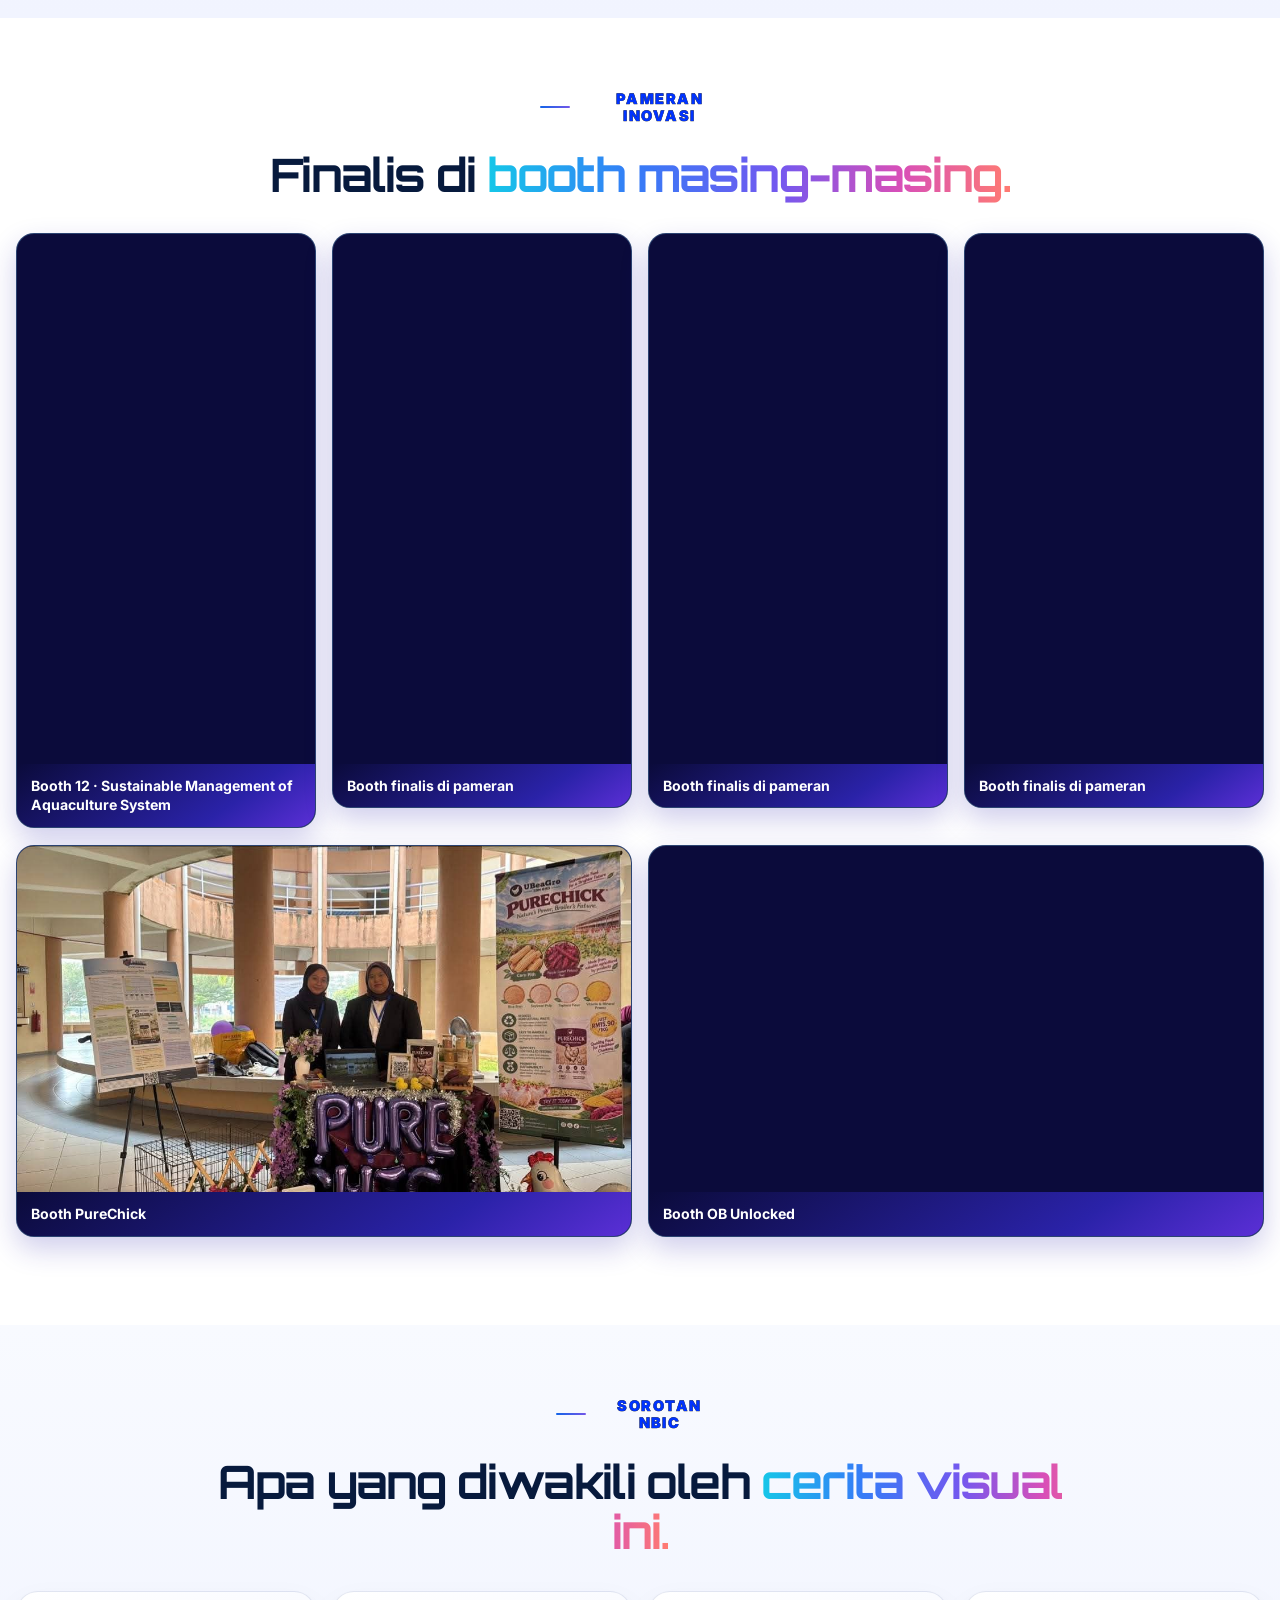
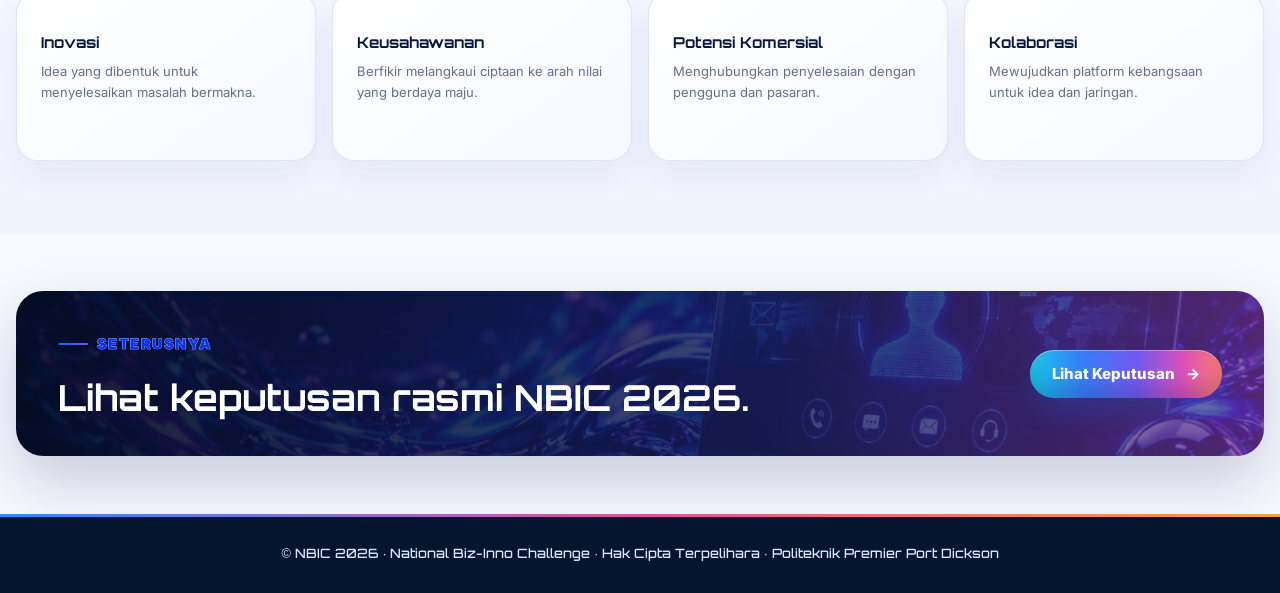
<file: gallery.html>
<!DOCTYPE html>

<html data-lang="ms" lang="ms">
<head>
<meta charset="utf-8"/>
<meta content="width=device-width, initial-scale=1" name="viewport"/>
<meta content="NBIC 2026 gallery" name="description"/>
<title>NBIC 2026 | Gallery</title>
<link href="assets/images/favicon.ico" rel="icon" type="image/x-icon"/>
<link href="assets/images/favicon-32.png" rel="icon" sizes="32x32" type="image/png"/>
<link href="assets/images/favicon-192.png" rel="icon" sizes="192x192" type="image/png"/>
<link href="assets/images/apple-touch-icon.png" rel="apple-touch-icon"/>
<meta content="website" property="og:type"/>
<meta content="NBIC 2026" property="og:site_name"/>
<meta content="https://nbic2026-ppd.github.io/NBIC-PPD/gallery.html" property="og:url"/>
<meta content="NBIC 2026 | Gallery" property="og:title"/>
<meta content="A first look at the NBIC 2026 visual identity. Full event photography will be added once the competition begins." property="og:description"/>
<meta content="https://nbic2026-ppd.github.io/NBIC-PPD/assets/images/gallery-page-hero.png" property="og:image"/>
<meta content="summary_large_image" name="twitter:card"/>
<meta content="NBIC 2026 | Gallery" name="twitter:title"/>
<meta content="A first look at the NBIC 2026 visual identity. Full event photography will be added once the competition begins." name="twitter:description"/>
<meta content="https://nbic2026-ppd.github.io/NBIC-PPD/assets/images/gallery-page-hero.png" name="twitter:image"/>
<link href="https://fonts.googleapis.com" rel="preconnect"/>
<link crossorigin="" href="https://fonts.gstatic.com" rel="preconnect"/>
<link href="https://fonts.googleapis.com/css2?family=Inter:wght@400;500;600;700;800&amp;family=Orbitron:wght@500;600;700;800&amp;display=swap" rel="stylesheet"/>
<link href="css/styles.css?v=20260806-unified" rel="stylesheet"/><link href="css/theme.css?v=20260807-locked-system-v16" rel="stylesheet"/><link href="css/page-results-contact-v4-3.css?v=20260809-gallery-results-v43" rel="stylesheet"/><link as="image" href="assets/images/gallery-page-hero.png" rel="preload"/><style>
.btn-closed{background:#e8ecf3!important;color:#64748b!important;border:1px dashed #94a3b8!important;box-shadow:none!important;cursor:not-allowed!important;pointer-events:none;user-select:none;filter:none!important;text-shadow:none!important}
.btn-closed .arrow{display:none}
.btn-closed .lock{margin-right:.4em}
.nav-item-closed{opacity:.55;cursor:not-allowed!important;pointer-events:none}
.nbic-gal{column-count:3;column-gap:16px}
.nbic-gal-item{break-inside:avoid;margin:0 0 16px;border-radius:18px;overflow:hidden;background:#0b0b3b;border:1px solid rgba(125,211,252,.28);box-shadow:0 12px 28px rgba(42,34,168,.22)}
.nbic-gal-item.wide{column-span:all;margin-bottom:16px}
.nbic-gal-btn{display:block;width:100%;padding:0;margin:0;border:0;background:none;cursor:zoom-in;line-height:0}
.nbic-gal-btn img{display:block;width:100%;height:auto;transition:transform .35s ease}
.nbic-gal-btn:hover img,.nbic-gal-btn:focus-visible img{transform:scale(1.03)}
.nbic-gal-btn:focus-visible{outline:3px solid #7dd3fc;outline-offset:-3px}
.nbic-gal-item{position:relative}
.nbic-gal-item figcaption{padding:12px 14px;background:linear-gradient(145deg,#0b0b3b 0%,#2a22a8 70%,#5b2fd6 100%);color:#fff;font-weight:700;font-size:.88rem;line-height:1.4}
.nbic-lb{position:fixed;inset:0;z-index:9999;display:none;align-items:center;justify-content:center;flex-direction:column;gap:12px;padding:20px;background:rgba(7,10,40,.94)}
.nbic-lb.open{display:flex}
.nbic-lb img{max-width:100%;max-height:78vh;border-radius:12px;box-shadow:0 20px 60px rgba(0,0,0,.5)}
.nbic-lb p{margin:0;color:#fff;text-align:center;font-weight:700;max-width:760px}
.nbic-lb-x{position:absolute;top:14px;right:14px;width:46px;height:46px;border-radius:50%;border:1px solid rgba(255,255,255,.4);background:rgba(255,255,255,.12);color:#fff;font-size:1.5rem;cursor:pointer}
.nbic-gal.cols2{column-count:2}
.nbic-gal.grid4{column-count:4}
@media(max-width:900px){.nbic-gal,.nbic-gal.grid4{column-count:2}}
@media(max-width:560px){.nbic-gal,.nbic-gal.cols2,.nbic-gal.grid4{column-count:1}}
</style></head>
<body class="inner-page system-page gallery-page"><a class="skip-link" href="#main-content">Skip to main content</a>
<header class="site-header">
<div class="container navbar"><nav aria-label="Primary navigation" class="nav-shell"><a aria-label="NBIC 2026 home" class="brand" href="index.html"><div class="brand-badge"><img alt="NBIC 2026 logo" src="assets/images/nbic-logo.png"/></div><span class="brand-year">2026</span></a><button aria-controls="navLinks" aria-expanded="false" aria-label="Open navigation" class="menu-toggle" id="menuToggle"><span></span><span></span><span></span></button><div class="nav-links" id="navLinks"><a href="index.html"><span class="lang-en">Home</span><span class="lang-ms">Utama</span></a><div class="nav-dropdown"><button aria-expanded="false" class="nav-dropdown-toggle" type="button"><span class="lang-en">About</span><span class="lang-ms">Tentang</span><span class="caret">▾</span></button><div class="nav-dropdown-menu"><a href="program.html"><span class="lang-en">Programme</span><span class="lang-ms">Program</span></a><a href="categories.html"><span class="lang-en">Categories</span><span class="lang-ms">Bidang</span></a><a href="timeline.html"><span class="lang-en">Timeline</span><span class="lang-ms">Garis Masa</span></a></div></div><div class="nav-dropdown"><button aria-expanded="false" class="nav-dropdown-toggle" type="button"><span class="lang-en">Participate</span><span class="lang-ms">Penyertaan</span><span class="caret">▾</span></button><div class="nav-dropdown-menu"><a href="participation-guide.html"><span class="lang-en">Participation Guide</span><span class="lang-ms">Panduan Penyertaan</span></a><a href="evaluation.html"><span class="lang-en">Evaluation Criteria</span><span class="lang-ms">Kriteria Penilaian</span></a><a href="registration.html"><span class="lang-en">Registration</span><span class="lang-ms">Pendaftaran</span></a><a class="nav-item-closed" role="link" aria-disabled="true" tabindex="-1"><span class="lang-en">🔒 Submission · Closed</span><span class="lang-ms">🔒 Penghantaran · Ditutup</span></a></div></div><div class="nav-dropdown"><button aria-expanded="false" class="nav-dropdown-toggle active" type="button"><span class="lang-en">Results</span><span class="lang-ms">Keputusan</span><span class="caret">▾</span></button><div class="nav-dropdown-menu"><a class="active" href="gallery.html"><span class="lang-en">Gallery</span><span class="lang-ms">Galeri</span></a><a href="winners.html"><span class="lang-en">Finalists</span><span class="lang-ms">Finalis</span></a></div></div><a href="contact.html"><span class="lang-en">Contact</span><span class="lang-ms">Hubungi</span></a><div aria-label="Language switcher" class="lang-switch lang-switch-mobile"><button data-set-lang="ms" type="button">BM</button><span class="sep">|</span><button data-set-lang="en" type="button">EN</button></div></div><div class="nav-actions"><div class="lang-switch"><button data-set-lang="ms" type="button">BM</button><span class="sep">|</span><button data-set-lang="en" type="button">EN</button></div><span class="nav-cta btn-closed" role="link" aria-disabled="true"><span class="lock" aria-hidden="true">🔒</span><span class="lang-en">Registration Closed</span><span class="lang-ms">Pendaftaran Ditutup</span></span></div></nav></div>
</header>
<main class="page-main" id="main-content">
<section class="rc4-hero rc4-hero-gallery">
<div class="container rc4-hero-inner">
<div class="rc4-hero-copy reveal">
<p class="eyebrow"><span class="lang-en">Gallery &amp; Experience</span><span class="lang-ms">Galeri &amp; Pengalaman</span></p>
<h1><span class="lang-en">Experience the journey of <em>NBIC 2026.</em></span><span class="lang-ms">Hayati perjalanan <em>NBIC 2026.</em></span></h1>
<p><span class="lang-en">Real moments from the NBIC 2026 final showcase and closing ceremony at Politeknik Premier Port Dickson, 14–15 October 2026.</span><span class="lang-ms">Detik sebenar daripada pameran akhir dan majlis penutup NBIC 2026 di Politeknik Premier Port Dickson, 14–15 Oktober 2026.</span></p>
</div>
</div>
</section>
<section class="rc4-section">
<div class="container">
<div class="rc4-title reveal">
<p class="eyebrow"><span class="lang-en">Competition Journey</span><span class="lang-ms">Perjalanan Pertandingan</span></p>
<h2><span class="lang-en">From entry to the <em>final showcase.</em></span><span class="lang-ms">Daripada penyertaan ke <em>pentas akhir.</em></span></h2>
<p><span class="lang-en">A visual overview of the experience participants move through, without repeating the official date-by-date Timeline.</span><span class="lang-ms">Gambaran visual pengalaman peserta sepanjang pertandingan tanpa mengulangi tarikh terperinci pada halaman Garis Masa.</span></p>
</div>
<div class="rc4-process five reveal">
<article><span>01</span><h3><span class="lang-en">Registration</span><span class="lang-ms">Pendaftaran</span></h3><p><span class="lang-en">Teams enter and introduce their innovation.</span><span class="lang-ms">Pasukan mendaftar dan memperkenalkan inovasi.</span></p></article>
<article><span>02</span><h3><span class="lang-en">Preparation</span><span class="lang-ms">Persediaan</span></h3><p><span class="lang-en">Ideas are refined into presentation-ready entries.</span><span class="lang-ms">Idea diperkemas menjadi penyertaan yang bersedia dinilai.</span></p></article>
<article><span>03</span><h3><span class="lang-en">Evaluation</span><span class="lang-ms">Penilaian</span></h3><p><span class="lang-en">Poster and pitching components are assessed.</span><span class="lang-ms">Komponen poster dan pitching dinilai.</span></p></article>
<article><span>04</span><h3><span class="lang-en">Final Showcase</span><span class="lang-ms">Pameran Akhir</span></h3><p><span class="lang-en">Selected innovations move to the final stage.</span><span class="lang-ms">Inovasi terpilih bergerak ke peringkat akhir.</span></p></article>
<article><span>05</span><h3><span class="lang-en">Recognition</span><span class="lang-ms">Pengiktirafan</span></h3><p><span class="lang-en">Official results and highlights complete the journey.</span><span class="lang-ms">Keputusan rasmi dan sorotan melengkapkan perjalanan.</span></p></article>
</div>
</div>
</section>
<section class="rc4-section rc4-fog">
<div class="container">
<div class="rc4-title reveal">
<p class="eyebrow"><span class="lang-en">What You'll Experience</span><span class="lang-ms">Apa Yang Akan Dialami</span></p>
<h2><span class="lang-en">More than a <em>competition entry.</em></span><span class="lang-ms">Lebih daripada sekadar <em>penyertaan pertandingan.</em></span></h2>
</div>
<div class="rc4-card-grid five">
<article class="rc4-card reveal"><div class="rc4-icon">◈</div><h3><span class="lang-en">Innovation Showcase</span><span class="lang-ms">Pameran Inovasi</span></h3><p><span class="lang-en">Present ideas through curated visual and pitching formats.</span><span class="lang-ms">Persembahkan idea melalui format visual dan pitching yang tersusun.</span></p></article>
<article class="rc4-card reveal"><div class="rc4-icon">◎</div><h3><span class="lang-en">Professional Evaluation</span><span class="lang-ms">Penilaian Profesional</span></h3><p><span class="lang-en">Experience structured assessment against the official criteria.</span><span class="lang-ms">Alami penilaian tersusun berdasarkan kriteria rasmi.</span></p></article>
<article class="rc4-card reveal"><div class="rc4-icon">◇</div><h3><span class="lang-en">Industry Perspective</span><span class="lang-ms">Perspektif Industri</span></h3><p><span class="lang-en">Frame innovations around value, users and market relevance.</span><span class="lang-ms">Bentuk inovasi berasaskan nilai, pengguna dan relevansi pasaran.</span></p></article>
<article class="rc4-card reveal"><div class="rc4-icon">↗</div><h3><span class="lang-en">Entrepreneurial Thinking</span><span class="lang-ms">Pemikiran Keusahawanan</span></h3><p><span class="lang-en">Connect innovation with impact and commercial potential.</span><span class="lang-ms">Hubungkan inovasi dengan impak dan potensi komersial.</span></p></article>
<article class="rc4-card reveal"><div class="rc4-icon">★</div><h3><span class="lang-en">Recognition</span><span class="lang-ms">Pengiktirafan</span></h3><p><span class="lang-en">Celebrate strong ideas and memorable competition moments.</span><span class="lang-ms">Raikan idea berkualiti dan detik bermakna pertandingan.</span></p></article>
</div>
</div>
</section>
<section class="rc4-section"><div class="container"><div class="rc4-title reveal"><p class="eyebrow"><span class="lang-en">Awards Presentation</span><span class="lang-ms">Penyampaian Hadiah</span></p><h2><span class="lang-en">Celebrating the <em>winners.</em></span><span class="lang-ms">Meraikan <em>para pemenang.</em></span></h2></div><div class="nbic-gal cols2 reveal">
<figure class="nbic-gal-item"><button type="button" class="nbic-gal-btn" data-full="assets/images/gallery/naib-juara-campus-bizhub.jpg" aria-label="Naib Juara – Campus Bizhub : Centralized Marketplace menerima hadiah RM500"><img src="assets/images/gallery/naib-juara-campus-bizhub.jpg" width="1500" height="844" loading="lazy" decoding="async" alt="Naib Juara – Campus Bizhub : Centralized Marketplace menerima hadiah RM500"/></button><figcaption><span class="lang-en">Runner-up · Campus Bizhub : Centralized Marketplace · RM500</span><span class="lang-ms">Naib Juara · Campus Bizhub : Centralized Marketplace · RM500</span></figcaption></figure>
<figure class="nbic-gal-item"><button type="button" class="nbic-gal-btn" data-full="assets/images/gallery/tempat-ketiga-aquaculture.jpg" aria-label="Tempat Ketiga – Sustainable Management of Aquaculture System menerima hadiah RM300"><img src="assets/images/gallery/tempat-ketiga-aquaculture.jpg" width="1500" height="844" loading="lazy" decoding="async" alt="Tempat Ketiga – Sustainable Management of Aquaculture System menerima hadiah RM300"/></button><figcaption><span class="lang-en">Third Place · Sustainable Management of Aquaculture System · RM300</span><span class="lang-ms">Tempat Ketiga · Sustainable Management of Aquaculture System · RM300</span></figcaption></figure>
<figure class="nbic-gal-item"><button type="button" class="nbic-gal-btn" data-full="assets/images/gallery/pembentang-terbaik-rebrew.jpg" aria-label="Anugerah Pembentang Terbaik – REBREW! CANDLE"><img src="assets/images/gallery/pembentang-terbaik-rebrew.jpg" width="1500" height="844" loading="lazy" decoding="async" alt="Anugerah Pembentang Terbaik – REBREW! CANDLE"/></button><figcaption><span class="lang-en">Best Presenter Award · REBREW! CANDLE</span><span class="lang-ms">Anugerah Pembentang Terbaik · REBREW! CANDLE</span></figcaption></figure>
<figure class="nbic-gal-item"><button type="button" class="nbic-gal-btn" data-full="assets/images/gallery/booth-terbaik-aquaculture.jpg" aria-label="Sustainable Management of Aquaculture System menerima hamper penghargaan"><img src="assets/images/gallery/booth-terbaik-aquaculture.jpg" width="1500" height="844" loading="lazy" decoding="async" alt="Sustainable Management of Aquaculture System menerima hamper penghargaan"/></button><figcaption><span class="lang-en">Sustainable Management of Aquaculture System · Best Booth</span><span class="lang-ms">Sustainable Management of Aquaculture System · Booth Terbaik</span></figcaption></figure>
<figure class="nbic-gal-item wide"><button type="button" class="nbic-gal-btn" data-full="assets/images/gallery/sesi-bergambar-pemenang.jpg" aria-label="Sesi bergambar bersama para pemenang, peserta dan jawatankuasa NBIC 2026"><img src="assets/images/gallery/sesi-bergambar-pemenang.jpg" width="1500" height="844" loading="lazy" decoding="async" alt="Sesi bergambar bersama para pemenang, peserta dan jawatankuasa NBIC 2026"/></button><figcaption><span class="lang-en">Group photo with winners, participants and the organising committee</span><span class="lang-ms">Sesi bergambar bersama pemenang, peserta dan jawatankuasa</span></figcaption></figure>
</div></div></section>
<section class="rc4-section rc4-fog"><div class="container"><div class="rc4-title reveal"><p class="eyebrow"><span class="lang-en">Closing Ceremony</span><span class="lang-ms">Majlis Penutup</span></p><h2><span class="lang-en">Moments from the <em>ceremony.</em></span><span class="lang-ms">Detik-detik <em>majlis penutup.</em></span></h2></div><div class="nbic-gal reveal">
<figure class="nbic-gal-item"><button type="button" class="nbic-gal-btn" data-full="assets/images/gallery/ucapan-perasmian.jpg" aria-label="Ucapan di Majlis Penutup NBIC 2026"><img src="assets/images/gallery/ucapan-perasmian.jpg" width="844" height="1500" loading="lazy" decoding="async" alt="Ucapan di Majlis Penutup NBIC 2026"/></button><figcaption><span class="lang-en">Address at the NBIC 2026 closing ceremony</span><span class="lang-ms">Ucapan di Majlis Penutup NBIC 2026</span></figcaption></figure>
<figure class="nbic-gal-item"><button type="button" class="nbic-gal-btn" data-full="assets/images/gallery/cenderahati-juri.jpg" aria-label="Penyampaian cenderahati juri"><img src="assets/images/gallery/cenderahati-juri.jpg" width="844" height="1500" loading="lazy" decoding="async" alt="Penyampaian cenderahati juri"/></button><figcaption><span class="lang-en">Presentation of tokens of appreciation to the judges</span><span class="lang-ms">Penyampaian cenderahati kepada juri</span></figcaption></figure>
<figure class="nbic-gal-item"><button type="button" class="nbic-gal-btn" data-full="assets/images/gallery/poster-nbic-2026.jpg" aria-label="Poster rasmi National Biz-Inno Challenge 2026"><img src="assets/images/gallery/poster-nbic-2026.jpg" width="650" height="1168" loading="lazy" decoding="async" alt="Poster rasmi National Biz-Inno Challenge 2026"/></button><figcaption><span class="lang-en">Official NBIC 2026 poster</span><span class="lang-ms">Poster rasmi NBIC 2026</span></figcaption></figure>
</div></div></section>
<section class="rc4-section"><div class="container"><div class="rc4-title reveal"><p class="eyebrow"><span class="lang-en">Innovation Exhibition</span><span class="lang-ms">Pameran Inovasi</span></p><h2><span class="lang-en">Finalists at <em>their booths.</em></span><span class="lang-ms">Finalis di <em>booth masing-masing.</em></span></h2></div><div class="nbic-gal grid4 reveal">
<figure class="nbic-gal-item"><button type="button" class="nbic-gal-btn" data-full="assets/images/gallery/booth-aquaculture.jpg" aria-label="Booth 12 – Sustainable Management of Aquaculture System"><img src="assets/images/gallery/booth-aquaculture.jpg" width="608" height="1080" loading="lazy" decoding="async" alt="Booth 12 – Sustainable Management of Aquaculture System"/></button><figcaption><span class="lang-en">Booth 12 · Sustainable Management of Aquaculture System</span><span class="lang-ms">Booth 12 · Sustainable Management of Aquaculture System</span></figcaption></figure>
<figure class="nbic-gal-item"><button type="button" class="nbic-gal-btn" data-full="assets/images/gallery/booth-pameran-1.jpg" aria-label="Booth finalis di pameran inovasi NBIC 2026"><img src="assets/images/gallery/booth-pameran-1.jpg" width="608" height="1080" loading="lazy" decoding="async" alt="Booth finalis di pameran inovasi NBIC 2026"/></button><figcaption><span class="lang-en">Finalist booth at the exhibition</span><span class="lang-ms">Booth finalis di pameran</span></figcaption></figure>
<figure class="nbic-gal-item"><button type="button" class="nbic-gal-btn" data-full="assets/images/gallery/booth-pameran-3.jpg" aria-label="Booth finalis di pameran inovasi NBIC 2026"><img src="assets/images/gallery/booth-pameran-3.jpg" width="608" height="1080" loading="lazy" decoding="async" alt="Booth finalis di pameran inovasi NBIC 2026"/></button><figcaption><span class="lang-en">Finalist booth at the exhibition</span><span class="lang-ms">Booth finalis di pameran</span></figcaption></figure>
<figure class="nbic-gal-item"><button type="button" class="nbic-gal-btn" data-full="assets/images/gallery/booth-pameran-2.jpg" aria-label="Booth finalis di pameran inovasi NBIC 2026"><img src="assets/images/gallery/booth-pameran-2.jpg" width="608" height="1080" loading="lazy" decoding="async" alt="Booth finalis di pameran inovasi NBIC 2026"/></button><figcaption><span class="lang-en">Finalist booth at the exhibition</span><span class="lang-ms">Booth finalis di pameran</span></figcaption></figure>
</div>
<div class="nbic-gal cols2 reveal" style="margin-top:16px">
<figure class="nbic-gal-item"><button type="button" class="nbic-gal-btn" data-full="assets/images/gallery/booth-purechick.jpg" aria-label="Booth PureChick"><img src="assets/images/gallery/booth-purechick.jpg" width="1080" height="608" loading="lazy" decoding="async" alt="Booth PureChick"/></button><figcaption><span class="lang-en">PureChick booth</span><span class="lang-ms">Booth PureChick</span></figcaption></figure>
<figure class="nbic-gal-item"><button type="button" class="nbic-gal-btn" data-full="assets/images/gallery/booth-ob-unlocked.jpg" aria-label="Booth OB Unlocked"><img src="assets/images/gallery/booth-ob-unlocked.jpg" width="1080" height="608" loading="lazy" decoding="async" alt="Booth OB Unlocked"/></button><figcaption><span class="lang-en">OB Unlocked booth</span><span class="lang-ms">Booth OB Unlocked</span></figcaption></figure>
</div></div></section>
<section class="rc4-section rc4-fog">
<div class="container">
<div class="rc4-title reveal">
<p class="eyebrow"><span class="lang-en">NBIC Highlights</span><span class="lang-ms">Sorotan NBIC</span></p>
<h2><span class="lang-en">What the visual story <em>represents.</em></span><span class="lang-ms">Apa yang diwakili oleh <em>cerita visual ini.</em></span></h2>
</div>
<div class="rc4-card-grid four">
<article class="rc4-card compact reveal"><h3><span class="lang-en">Innovation</span><span class="lang-ms">Inovasi</span></h3><p><span class="lang-en">Ideas designed to solve meaningful problems.</span><span class="lang-ms">Idea yang dibentuk untuk menyelesaikan masalah bermakna.</span></p></article>
<article class="rc4-card compact reveal"><h3><span class="lang-en">Entrepreneurship</span><span class="lang-ms">Keusahawanan</span></h3><p><span class="lang-en">Thinking beyond invention toward viable value.</span><span class="lang-ms">Berfikir melangkaui ciptaan ke arah nilai yang berdaya maju.</span></p></article>
<article class="rc4-card compact reveal"><h3><span class="lang-en">Commercial Potential</span><span class="lang-ms">Potensi Komersial</span></h3><p><span class="lang-en">Connecting solutions with users and markets.</span><span class="lang-ms">Menghubungkan penyelesaian dengan pengguna dan pasaran.</span></p></article>
<article class="rc4-card compact reveal"><h3><span class="lang-en">Collaboration</span><span class="lang-ms">Kolaborasi</span></h3><p><span class="lang-en">Creating a national platform for ideas and connections.</span><span class="lang-ms">Mewujudkan platform kebangsaan untuk idea dan jaringan.</span></p></article>
</div>
</div>
</section>
<section class="rc4-cta">
<div class="container">
<div class="rc4-cta-panel reveal">
<div><p class="eyebrow"><span class="lang-en">Next</span><span class="lang-ms">Seterusnya</span></p><h2><span class="lang-en">See the official NBIC 2026 results.</span><span class="lang-ms">Lihat keputusan rasmi NBIC 2026.</span></h2></div>
<a class="btn-primary" href="winners.html#keputusan-rasmi"><span class="lang-en">View Results</span><span class="lang-ms">Lihat Keputusan</span><span>→</span></a>
</div>
</div>
</section>
</main>
<footer class="site-footer nbic-minimal-footer">
<div class="nbic-footer-line">© NBIC 2026 · National Biz-Inno Challenge · Hak Cipta Terpelihara · Politeknik Premier Port Dickson</div>
</footer>
<script src="js/script.js?v=20260807-menu-fix"></script>
<script src="js/mobile-nav-fix.js?v=20260807-menu-fix"></script>
<div class="nbic-lb" id="nbicLb" role="dialog" aria-modal="true" aria-label="Photo viewer"><button type="button" class="nbic-lb-x" aria-label="Close">×</button><img alt=""/><p></p></div>
<script>
(function(){var lb=document.getElementById('nbicLb');if(!lb)return;var im=lb.querySelector('img'),cp=lb.querySelector('p');
function lang(){return document.documentElement.getAttribute('data-lang')==='en'?'.lang-en':'.lang-ms';}
function open(b){var f=b.closest('figure'),c=f&&f.querySelector('figcaption '+lang());im.src=b.getAttribute('data-full');im.alt=b.getAttribute('aria-label')||'';cp.textContent=c?c.textContent:'';lb.classList.add('open');}
function close(){lb.classList.remove('open');im.removeAttribute('src');}
document.addEventListener('click',function(e){var b=e.target.closest&&e.target.closest('.nbic-gal-btn');if(b){open(b);return;}if(lb.classList.contains('open')&&(e.target===lb||e.target.closest('.nbic-lb-x')))close();});
document.addEventListener('keydown',function(e){if(e.key==='Escape')close();});})();
</script>
</body>
</html>
</file>
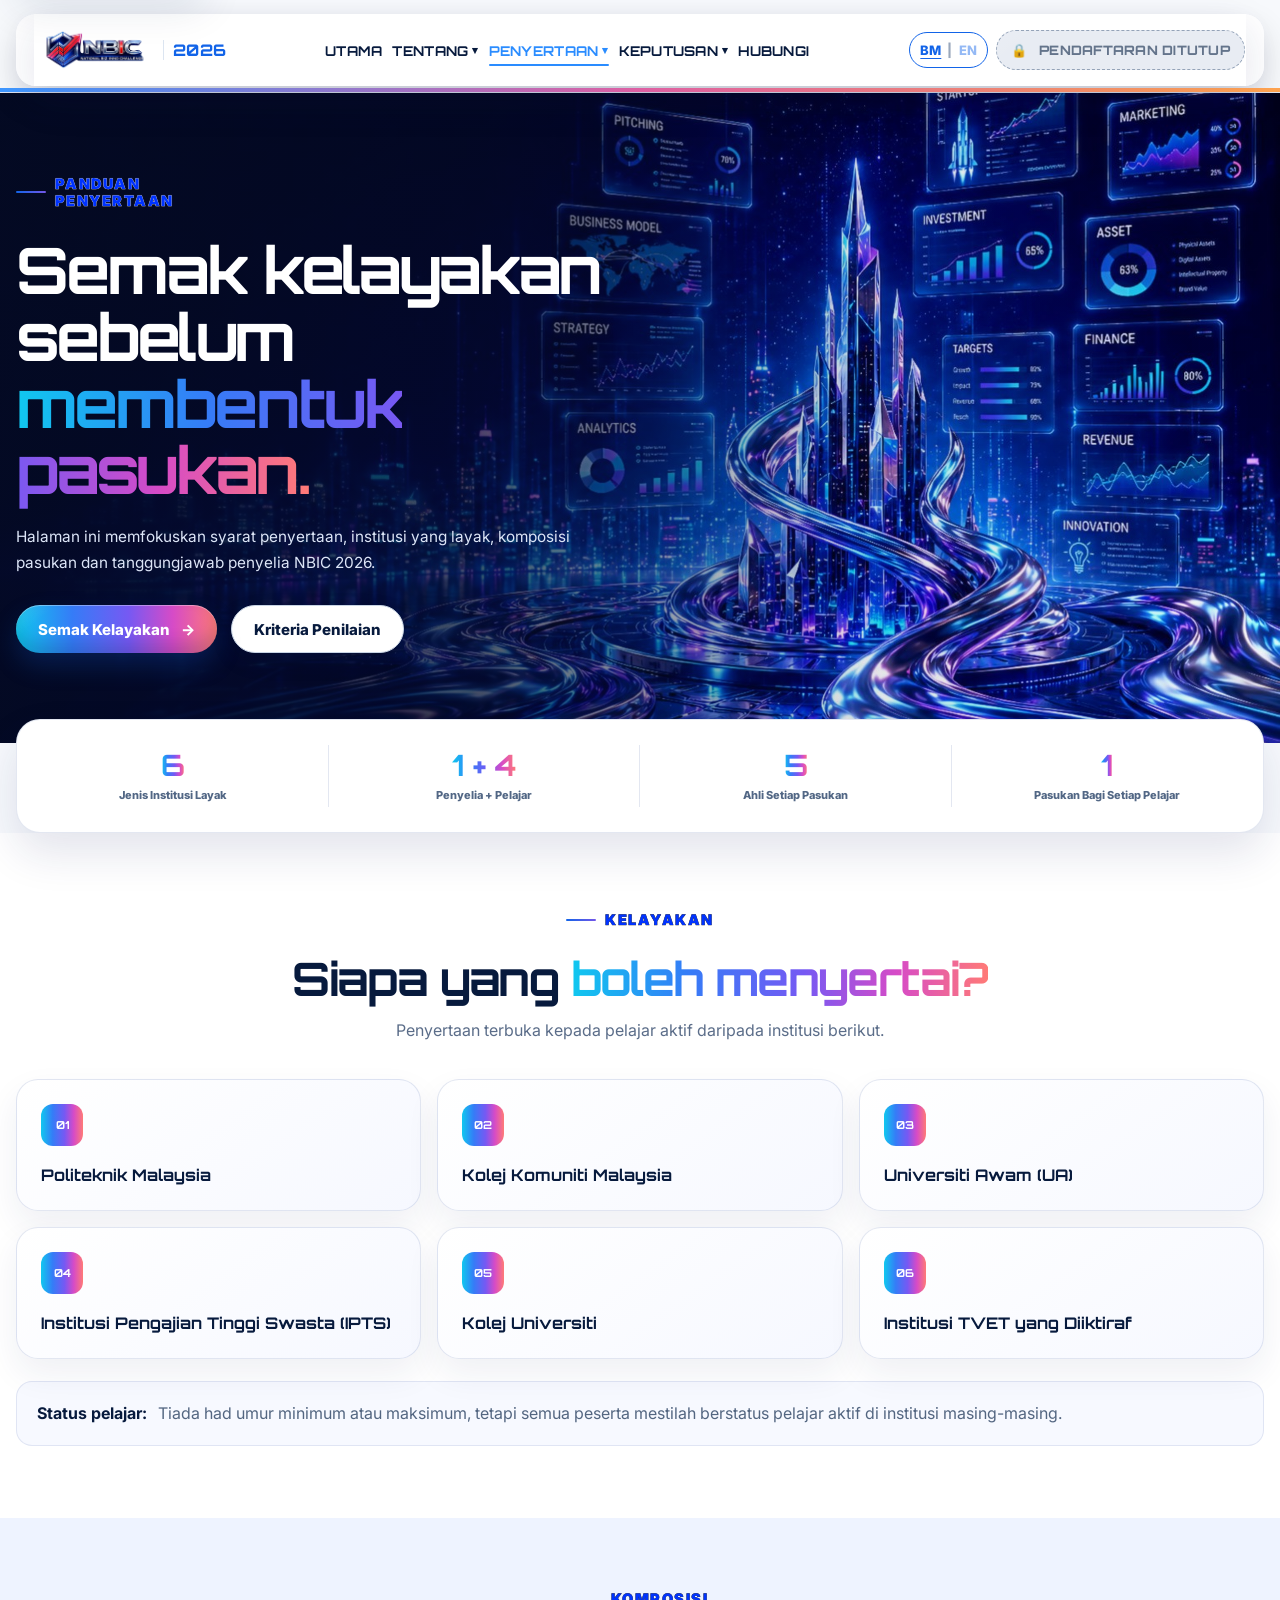
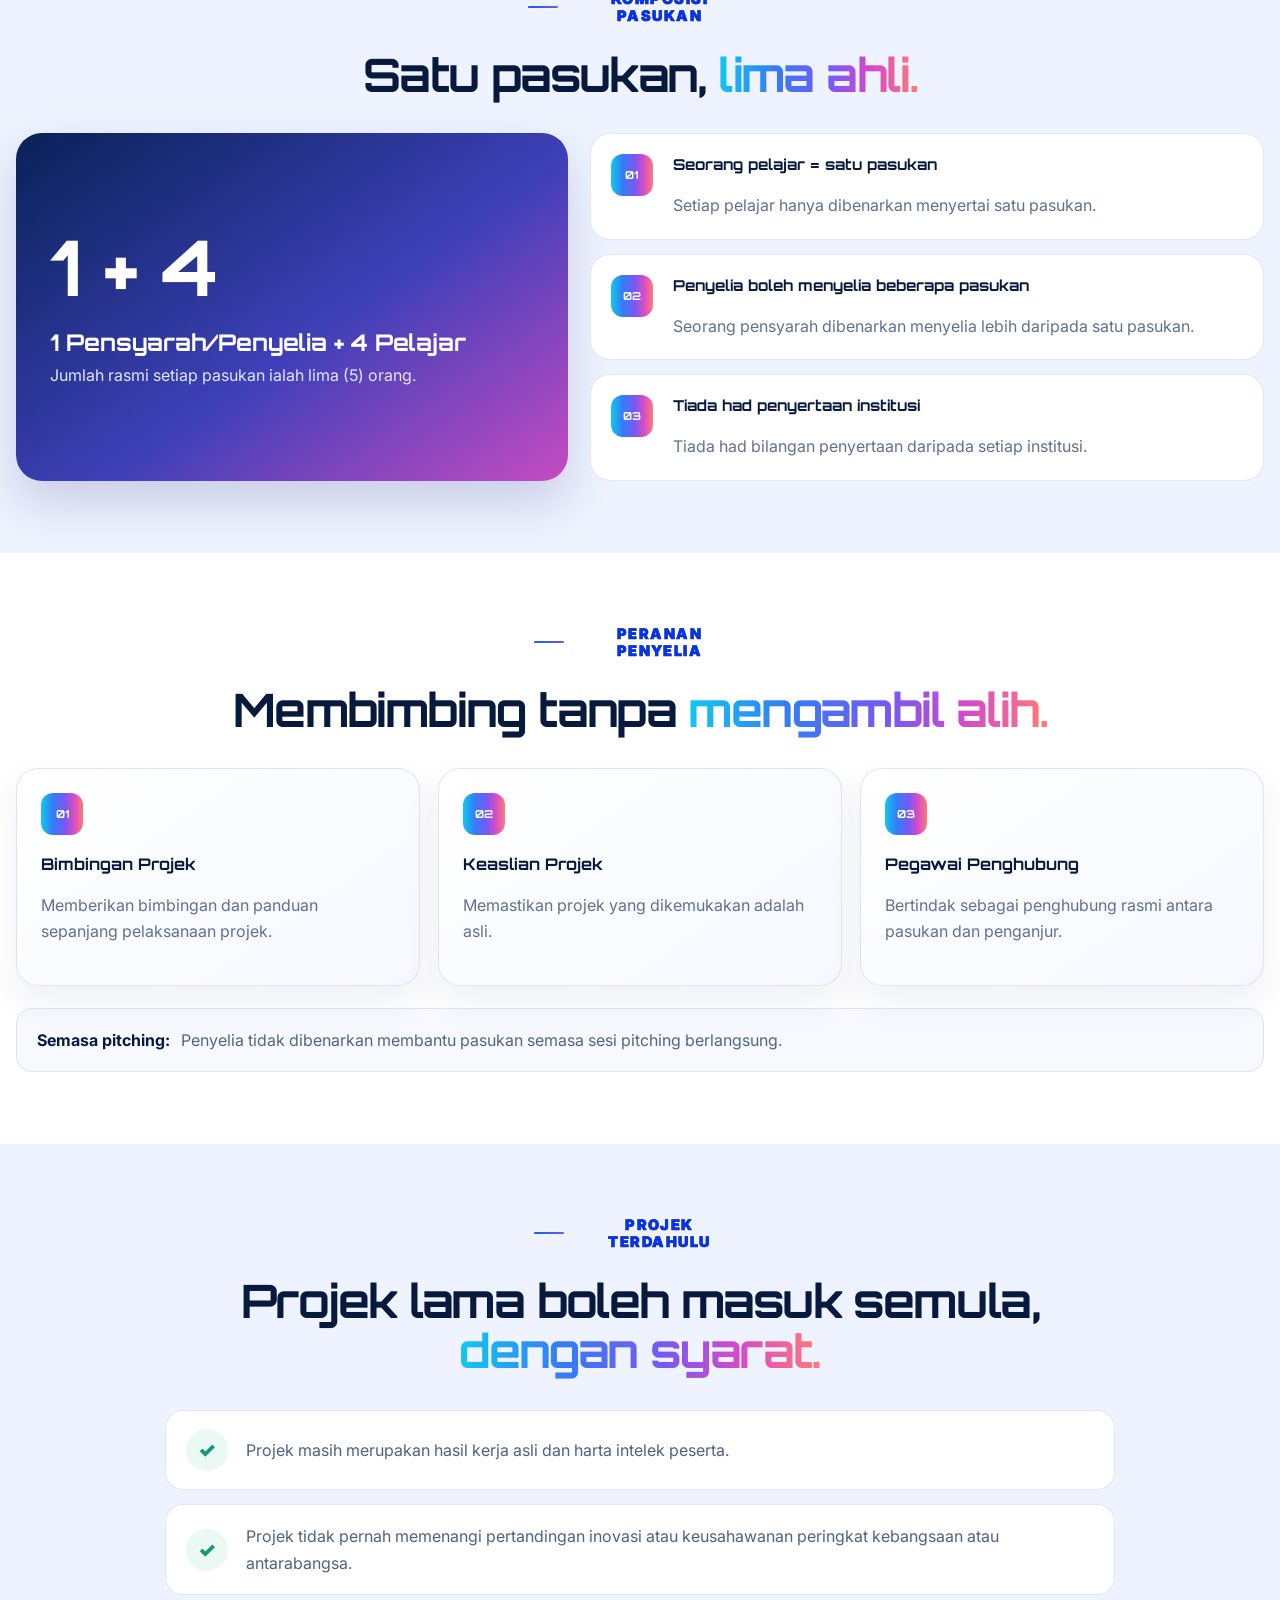
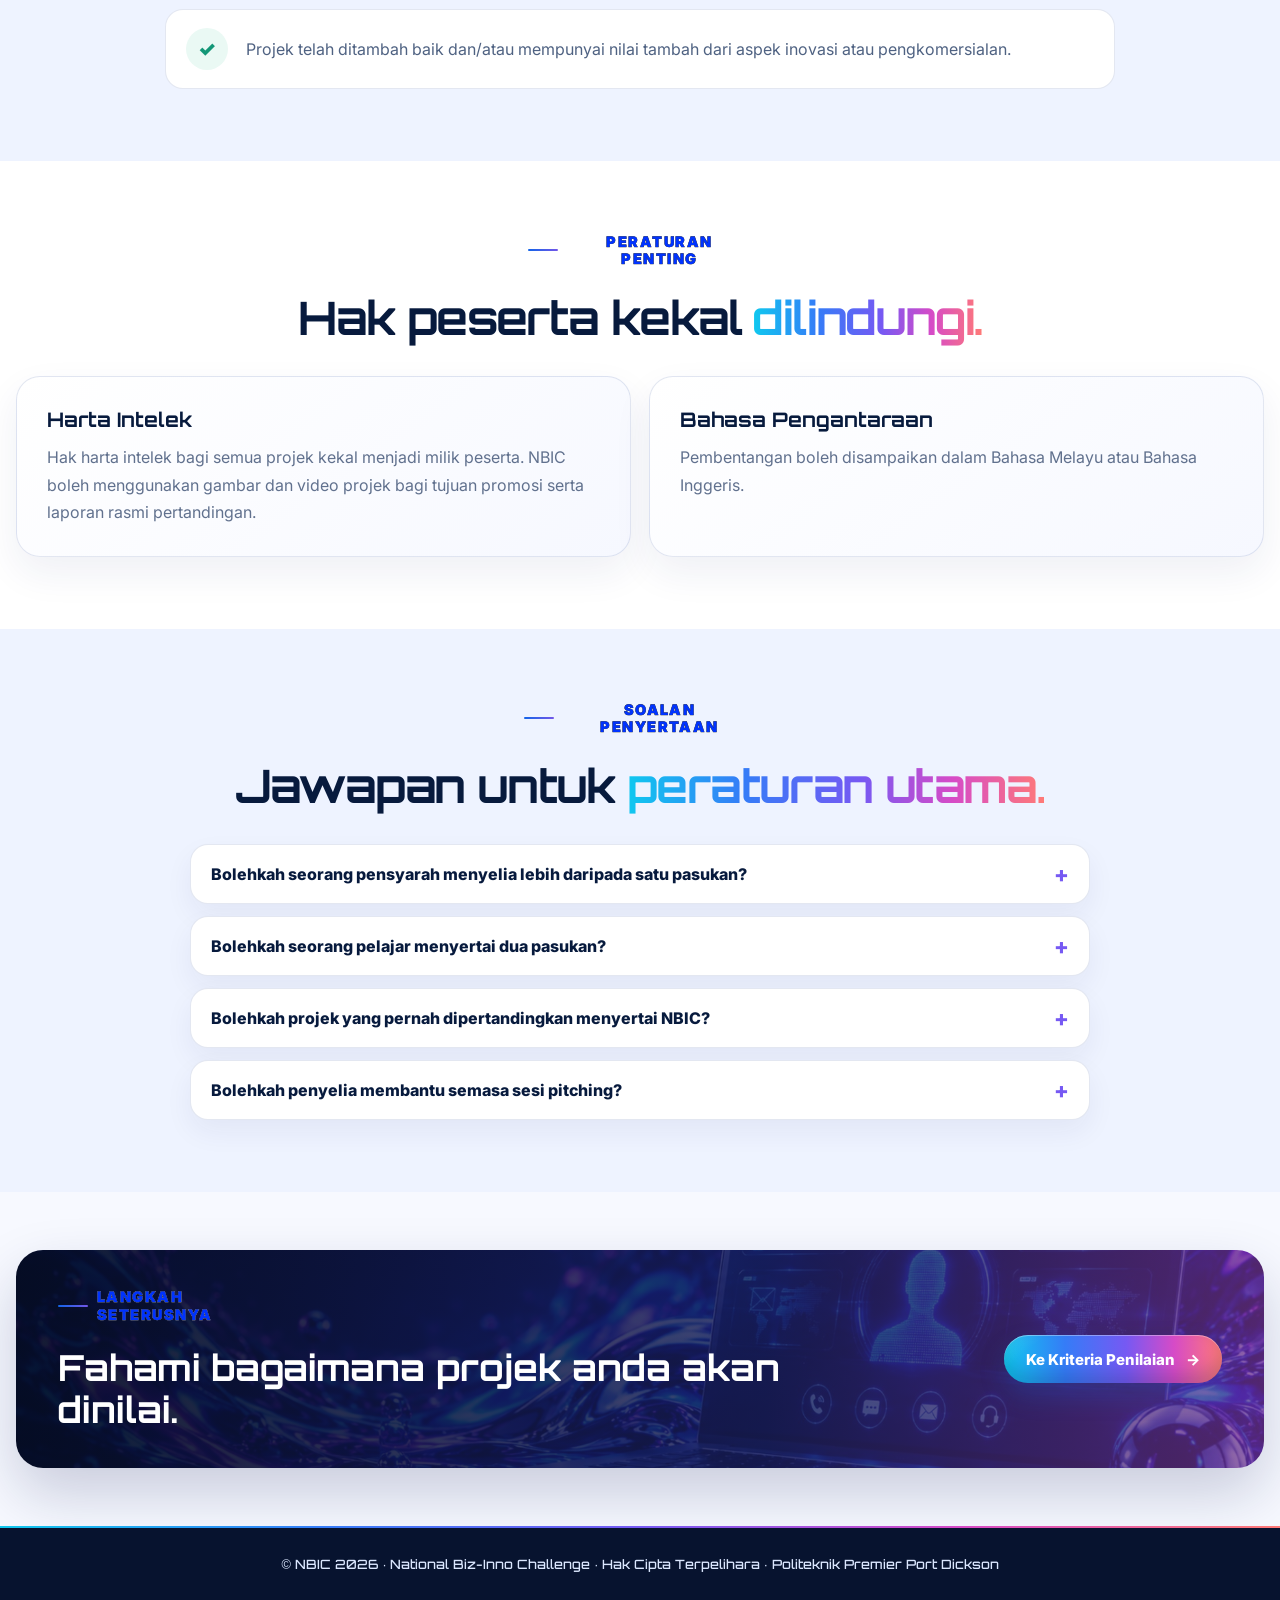
<file: participation-guide.html>
<!DOCTYPE html>

<html data-lang="ms" lang="ms">
<head>
<meta charset="utf-8"/>
<meta content="width=device-width,initial-scale=1" name="viewport"/>
<link href="assets/images/favicon.ico" rel="icon" type="image/x-icon"/>
<link href="assets/images/favicon-32.png" rel="icon" sizes="32x32" type="image/png"/>
<link href="assets/images/favicon-192.png" rel="icon" sizes="192x192" type="image/png"/>
<link href="assets/images/apple-touch-icon.png" rel="apple-touch-icon"/>
<link href="https://fonts.googleapis.com" rel="preconnect"/>
<link crossorigin="" href="https://fonts.gstatic.com" rel="preconnect"/>
<link href="https://fonts.googleapis.com/css2?family=Inter:wght@400;500;600;700;800&amp;family=Orbitron:wght@500;600;700;800&amp;display=swap" rel="stylesheet"/>
<link href="css/styles.css?v=20260806-unified" rel="stylesheet"/>
<link href="css/theme.css?v=20260807-locked-system-v16" rel="stylesheet"/>
<link href="css/page-participate-v1.css?v=20260809-premium-v1" rel="stylesheet"/>
<title>NBIC 2026 | Panduan Penyertaan</title>
<meta content="Panduan rasmi penyertaan NBIC 2026: kelayakan, institusi, komposisi pasukan, peranan penyelia dan peraturan penyertaan." name="description"/>
<meta content="NBIC 2026 | Panduan Penyertaan" property="og:title"/>
<meta content="assets/images/participation-guide-hero.png" property="og:image"/>
<link href="css/nav-footer-final-fix-v1.css?v=20260809-nav-footer-fix" rel="stylesheet"/><style>
.btn-closed{background:#e8ecf3!important;color:#64748b!important;border:1px dashed #94a3b8!important;box-shadow:none!important;cursor:not-allowed!important;pointer-events:none;user-select:none;filter:none!important;text-shadow:none!important}
.btn-closed .arrow{display:none}
.btn-closed .lock{margin-right:.4em}
.nav-item-closed{opacity:.55;cursor:not-allowed!important;pointer-events:none}
</style></head>
<body class="inner-page system-page participate-module participation-page">
<a class="skip-link" href="#main-content">Skip to main content</a>
<header class="site-header">
<div class="container navbar">
<nav aria-label="Primary navigation" class="nav-shell">
<a aria-label="NBIC 2026 home" class="brand" href="index.html">
<div class="brand-badge"><img alt="NBIC 2026 logo" src="assets/images/nbic-logo.png"/></div>
<span class="brand-year">2026</span>
</a>
<button aria-controls="navLinks" aria-expanded="false" aria-label="Open navigation" class="menu-toggle" id="menuToggle" type="button">
<span></span><span></span><span></span>
</button>
<div class="nav-links" id="navLinks">
<a href="index.html"><span class="lang-en">Home</span><span class="lang-ms">Utama</span></a>
<div class="nav-dropdown">
<button aria-expanded="false" class="nav-dropdown-toggle" type="button">
<span class="lang-en">About</span><span class="lang-ms">Tentang</span><span class="caret">▾</span>
</button>
<div class="nav-dropdown-menu">
<a href="program.html"><span class="lang-en">Programme</span><span class="lang-ms">Program</span></a>
<a href="categories.html"><span class="lang-en">Categories</span><span class="lang-ms">Bidang</span></a>
<a href="timeline.html"><span class="lang-en">Timeline</span><span class="lang-ms">Garis Masa</span></a>
</div>
</div>
<div class="nav-dropdown">
<button aria-expanded="false" class="nav-dropdown-toggle active" type="button">
<span class="lang-en">Participate</span><span class="lang-ms">Penyertaan</span><span class="caret">▾</span>
</button>
<div class="nav-dropdown-menu"><a class="active" href="participation-guide.html"><span class="lang-en">Participation Guide</span><span class="lang-ms">Panduan Penyertaan</span></a><a href="evaluation.html"><span class="lang-en">Evaluation Criteria</span><span class="lang-ms">Kriteria Penilaian</span></a><a href="registration.html"><span class="lang-en">Registration</span><span class="lang-ms">Pendaftaran</span></a><a class="nav-item-closed" role="link" aria-disabled="true" tabindex="-1"><span class="lang-en">🔒 Submission · Closed</span><span class="lang-ms">🔒 Penghantaran · Ditutup</span></a></div>
</div>
<div class="nav-dropdown">
<button aria-expanded="false" class="nav-dropdown-toggle" type="button">
<span class="lang-en">Results</span><span class="lang-ms">Keputusan</span><span class="caret">▾</span>
</button>
<div class="nav-dropdown-menu"><a href="gallery.html"><span class="lang-en">Gallery</span><span class="lang-ms">Galeri</span></a><a href="winners.html"><span class="lang-en">Finalists</span><span class="lang-ms">Finalis</span></a></div>
</div>
<a href="contact.html"><span class="lang-en">Contact</span><span class="lang-ms">Hubungi</span></a>
<div aria-label="Language switcher" class="lang-switch lang-switch-mobile">
<button data-set-lang="ms" type="button">BM</button><span class="sep">|</span><button data-set-lang="en" type="button">EN</button>
</div>
</div>
<div class="nav-actions">
<div class="lang-switch">
<button data-set-lang="ms" type="button">BM</button><span class="sep">|</span><button data-set-lang="en" type="button">EN</button>
</div>
<span class="nav-cta btn-closed" role="link" aria-disabled="true"><span class="lock" aria-hidden="true">🔒</span><span class="lang-en">Registration Closed</span><span class="lang-ms">Pendaftaran Ditutup</span></span>
</div>
</nav>
</div>
</header>
<main id="main-content">
<section class="module-hero hero-participation">
<div class="container hero-module-inner">
<div class="module-hero-copy reveal">
<p class="eyebrow"><span class="lang-ms">Panduan Penyertaan</span><span class="lang-en">Participation Guide</span></p>
<h1>
<span class="lang-ms">Semak kelayakan sebelum <em>membentuk pasukan.</em></span>
<span class="lang-en">Check your eligibility before <em>forming your team.</em></span>
</h1>
<p>
<span class="lang-ms">Halaman ini memfokuskan syarat penyertaan, institusi yang layak, komposisi pasukan dan tanggungjawab penyelia NBIC 2026.</span>
<span class="lang-en">This page focuses on NBIC 2026 eligibility, eligible institutions, team composition and supervisor responsibilities.</span>
</p>
<div class="module-hero-actions">
<a class="btn-primary" href="#eligibility"><span class="lang-ms">Semak Kelayakan</span><span class="lang-en">Check Eligibility</span><span>→</span></a>
<a class="btn-outline-light" href="evaluation.html"><span class="lang-ms">Kriteria Penilaian</span><span class="lang-en">Evaluation Criteria</span></a>
</div>
</div>
</div>
</section>
<section class="quick-facts">
<div class="container quick-facts-grid reveal">
<div><strong>6</strong><span><span class="lang-ms">Jenis Institusi Layak</span><span class="lang-en">Eligible Institution Types</span></span></div>
<div><strong>1 + 4</strong><span><span class="lang-ms">Penyelia + Pelajar</span><span class="lang-en">Supervisor + Students</span></span></div>
<div><strong>5</strong><span><span class="lang-ms">Ahli Setiap Pasukan</span><span class="lang-en">Members Per Team</span></span></div>
<div><strong>1</strong><span><span class="lang-ms">Pasukan Bagi Setiap Pelajar</span><span class="lang-en">Team Per Student</span></span></div>
</div>
</section>
<section class="module-section" id="eligibility">
<div class="container">
<div class="section-title reveal">
<p class="eyebrow"><span class="lang-ms">Kelayakan</span><span class="lang-en">Eligibility</span></p>
<h2><span class="lang-ms">Siapa yang <em>boleh menyertai?</em></span><span class="lang-en">Who <em>may participate?</em></span></h2>
<p><span class="lang-ms">Penyertaan terbuka kepada pelajar aktif daripada institusi berikut.</span><span class="lang-en">Participation is open to actively enrolled students from the following institutions.</span></p>
</div>
<div class="institution-grid">
<article><span>01</span><h3><span class="lang-ms">Politeknik Malaysia</span><span class="lang-en">Malaysian Polytechnics</span></h3></article>
<article><span>02</span><h3><span class="lang-ms">Kolej Komuniti Malaysia</span><span class="lang-en">Malaysian Community Colleges</span></h3></article>
<article><span>03</span><h3><span class="lang-ms">Universiti Awam (UA)</span><span class="lang-en">Public Universities (UA)</span></h3></article>
<article><span>04</span><h3><span class="lang-ms">Institusi Pengajian Tinggi Swasta (IPTS)</span><span class="lang-en">Private Higher Education Institutions</span></h3></article>
<article><span>05</span><h3><span class="lang-ms">Kolej Universiti</span><span class="lang-en">University Colleges</span></h3></article>
<article><span>06</span><h3><span class="lang-ms">Institusi TVET yang Diiktiraf</span><span class="lang-en">Recognised TVET Institutions</span></h3></article>
</div>
<div class="note-panel reveal">
<strong><span class="lang-ms">Status pelajar:</span><span class="lang-en">Student status:</span></strong>
<span class="lang-ms">Tiada had umur minimum atau maksimum, tetapi semua peserta mestilah berstatus pelajar aktif di institusi masing-masing.</span>
<span class="lang-en">There is no minimum or maximum age requirement, but all participants must be actively enrolled at their respective institutions.</span>
</div>
</div>
</section>
<section class="module-section section-fog">
<div class="container">
<div class="section-title reveal">
<p class="eyebrow"><span class="lang-ms">Komposisi Pasukan</span><span class="lang-en">Team Composition</span></p>
<h2><span class="lang-ms">Satu pasukan, <em>lima ahli.</em></span><span class="lang-en">One team, <em>five members.</em></span></h2>
</div>
<div class="team-layout">
<div class="team-hero-card reveal">
<span class="team-big">1 + 4</span>
<h3><span class="lang-ms">1 Pensyarah/Penyelia + 4 Pelajar</span><span class="lang-en">1 Lecturer/Supervisor + 4 Students</span></h3>
<p><span class="lang-ms">Jumlah rasmi setiap pasukan ialah lima (5) orang.</span><span class="lang-en">The official team size is five (5) members.</span></p>
</div>
<div class="rule-cards">
<article class="reveal"><span>01</span><h3><span class="lang-ms">Seorang pelajar = satu pasukan</span><span class="lang-en">One student = one team</span></h3><p><span class="lang-ms">Setiap pelajar hanya dibenarkan menyertai satu pasukan.</span><span class="lang-en">Each student may participate in only one team.</span></p></article>
<article class="reveal"><span>02</span><h3><span class="lang-ms">Penyelia boleh menyelia beberapa pasukan</span><span class="lang-en">A supervisor may supervise multiple teams</span></h3><p><span class="lang-ms">Seorang pensyarah dibenarkan menyelia lebih daripada satu pasukan.</span><span class="lang-en">A lecturer may supervise more than one team.</span></p></article>
<article class="reveal"><span>03</span><h3><span class="lang-ms">Tiada had penyertaan institusi</span><span class="lang-en">No institution entry limit</span></h3><p><span class="lang-ms">Tiada had bilangan penyertaan daripada setiap institusi.</span><span class="lang-en">There is no limit to the number of entries from each institution.</span></p></article>
</div>
</div>
</div>
</section>
<section class="module-section">
<div class="container">
<div class="section-title reveal">
<p class="eyebrow"><span class="lang-ms">Peranan Penyelia</span><span class="lang-en">Supervisor Role</span></p>
<h2><span class="lang-ms">Membimbing tanpa <em>mengambil alih.</em></span><span class="lang-en">Guide without <em>taking over.</em></span></h2>
</div>
<div class="three-card-grid">
<article class="icon-card reveal"><span>01</span><h3><span class="lang-ms">Bimbingan Projek</span><span class="lang-en">Project Guidance</span></h3><p><span class="lang-ms">Memberikan bimbingan dan panduan sepanjang pelaksanaan projek.</span><span class="lang-en">Provide guidance and mentorship throughout the project.</span></p></article>
<article class="icon-card reveal"><span>02</span><h3><span class="lang-ms">Keaslian Projek</span><span class="lang-en">Project Originality</span></h3><p><span class="lang-ms">Memastikan projek yang dikemukakan adalah asli.</span><span class="lang-en">Ensure that the submitted project is original.</span></p></article>
<article class="icon-card reveal"><span>03</span><h3><span class="lang-ms">Pegawai Penghubung</span><span class="lang-en">Official Liaison</span></h3><p><span class="lang-ms">Bertindak sebagai penghubung rasmi antara pasukan dan penganjur.</span><span class="lang-en">Serve as the official liaison between the team and organisers.</span></p></article>
</div>
<div class="warning-panel reveal">
<strong><span class="lang-ms">Semasa pitching:</span><span class="lang-en">During pitching:</span></strong>
<span class="lang-ms">Penyelia tidak dibenarkan membantu pasukan semasa sesi pitching berlangsung.</span>
<span class="lang-en">Supervisors are not permitted to assist their teams during the pitching session.</span>
</div>
</div>
</section>
<section class="module-section section-fog">
<div class="container">
<div class="section-title reveal">
<p class="eyebrow"><span class="lang-ms">Projek Terdahulu</span><span class="lang-en">Previous Projects</span></p>
<h2><span class="lang-ms">Projek lama boleh masuk semula, <em>dengan syarat.</em></span><span class="lang-en">Previous projects may re-enter, <em>subject to conditions.</em></span></h2>
</div>
<div class="condition-list">
<article class="reveal"><span>✓</span><p><span class="lang-ms">Projek masih merupakan hasil kerja asli dan harta intelek peserta.</span><span class="lang-en">The project remains the participants' original work and intellectual property.</span></p></article>
<article class="reveal"><span>✓</span><p><span class="lang-ms">Projek tidak pernah memenangi pertandingan inovasi atau keusahawanan peringkat kebangsaan atau antarabangsa.</span><span class="lang-en">The project has not previously won a national or international innovation or entrepreneurship competition.</span></p></article>
<article class="reveal"><span>✓</span><p><span class="lang-ms">Projek telah ditambah baik dan/atau mempunyai nilai tambah dari aspek inovasi atau pengkomersialan.</span><span class="lang-en">The project has been enhanced with improvements and/or additional innovation or commercialisation value.</span></p></article>
</div>
</div>
</section>
<section class="module-section">
<div class="container">
<div class="section-title reveal">
<p class="eyebrow"><span class="lang-ms">Peraturan Penting</span><span class="lang-en">Important Rules</span></p>
<h2><span class="lang-ms">Hak peserta kekal <em>dilindungi.</em></span><span class="lang-en">Participants' rights remain <em>protected.</em></span></h2>
</div>
<div class="two-panel-grid">
<article class="info-panel reveal"><h3><span class="lang-ms">Harta Intelek</span><span class="lang-en">Intellectual Property</span></h3><p><span class="lang-ms">Hak harta intelek bagi semua projek kekal menjadi milik peserta. NBIC boleh menggunakan gambar dan video projek bagi tujuan promosi serta laporan rasmi pertandingan.</span><span class="lang-en">Intellectual property rights remain with participants. NBIC may use photographs and videos of projects for competition promotion and official reporting.</span></p></article>
<article class="info-panel reveal"><h3><span class="lang-ms">Bahasa Pengantaraan</span><span class="lang-en">Presentation Language</span></h3><p><span class="lang-ms">Pembentangan boleh disampaikan dalam Bahasa Melayu atau Bahasa Inggeris.</span><span class="lang-en">Presentations may be delivered in Bahasa Melayu or English.</span></p></article>
</div>
</div>
</section>
<section class="module-section section-fog">
<div class="container">
<div class="section-title reveal">
<p class="eyebrow"><span class="lang-ms">Soalan Penyertaan</span><span class="lang-en">Participation Questions</span></p>
<h2><span class="lang-ms">Jawapan untuk <em>peraturan utama.</em></span><span class="lang-en">Answers to the <em>main participation rules.</em></span></h2>
</div>
<div class="module-faq">
<details><summary><span class="lang-ms">Bolehkah seorang pensyarah menyelia lebih daripada satu pasukan?</span><span class="lang-en">Can one lecturer supervise more than one team?</span></summary><div><span class="lang-ms">Ya. Seorang pensyarah dibenarkan menyelia lebih daripada satu pasukan.</span><span class="lang-en">Yes. A lecturer may supervise more than one team.</span></div></details>
<details><summary><span class="lang-ms">Bolehkah seorang pelajar menyertai dua pasukan?</span><span class="lang-en">Can a student join two teams?</span></summary><div><span class="lang-ms">Tidak. Setiap pelajar hanya dibenarkan menyertai satu pasukan sahaja.</span><span class="lang-en">No. Each student may participate in only one team.</span></div></details>
<details><summary><span class="lang-ms">Bolehkah projek yang pernah dipertandingkan menyertai NBIC?</span><span class="lang-en">Can a previously entered project join NBIC?</span></summary><div><span class="lang-ms">Boleh, tertakluk kepada syarat keaslian, belum pernah memenangi pertandingan kebangsaan/antarabangsa, dan mempunyai penambahbaikan atau nilai tambah.</span><span class="lang-en">Yes, subject to originality, no previous national/international win, and evidence of improvement or added value.</span></div></details>
<details><summary><span class="lang-ms">Bolehkah penyelia membantu semasa sesi pitching?</span><span class="lang-en">Can the supervisor assist during pitching?</span></summary><div><span class="lang-ms">Tidak. Penyelia tidak dibenarkan membantu pasukan semasa sesi pitching berlangsung.</span><span class="lang-en">No. Supervisors may not assist the team during the pitching session.</span></div></details>
</div>
</div>
</section>
<section class="module-cta">
<div class="container">
<div class="cta-panel-premium reveal">
<div>
<p class="eyebrow"><span class="lang-ms">Langkah Seterusnya</span><span class="lang-en">Next Step</span></p>
<h2><span class="lang-ms">Fahami bagaimana projek anda akan dinilai.</span><span class="lang-en">Understand how your project will be evaluated.</span></h2>
</div>
<a class="btn-primary" href="evaluation.html"><span class="lang-ms">Ke Kriteria Penilaian</span><span class="lang-en">Go to Evaluation Criteria</span><span>→</span></a>
</div>
</div>
</section>
</main>
<footer class="site-footer nbic-minimal-footer">
<div class="nbic-footer-line">© NBIC 2026 · National Biz-Inno Challenge · Hak Cipta Terpelihara · Politeknik Premier Port Dickson</div>
</footer>
<script src="js/script.js?v=20260807-menu-fix"></script>
<script src="js/mobile-nav-fix.js?v=20260807-menu-fix"></script>
<script src="js/page-participate-v1.js?v=20260809-premium-v1"></script>
</body>
</html>
</file>
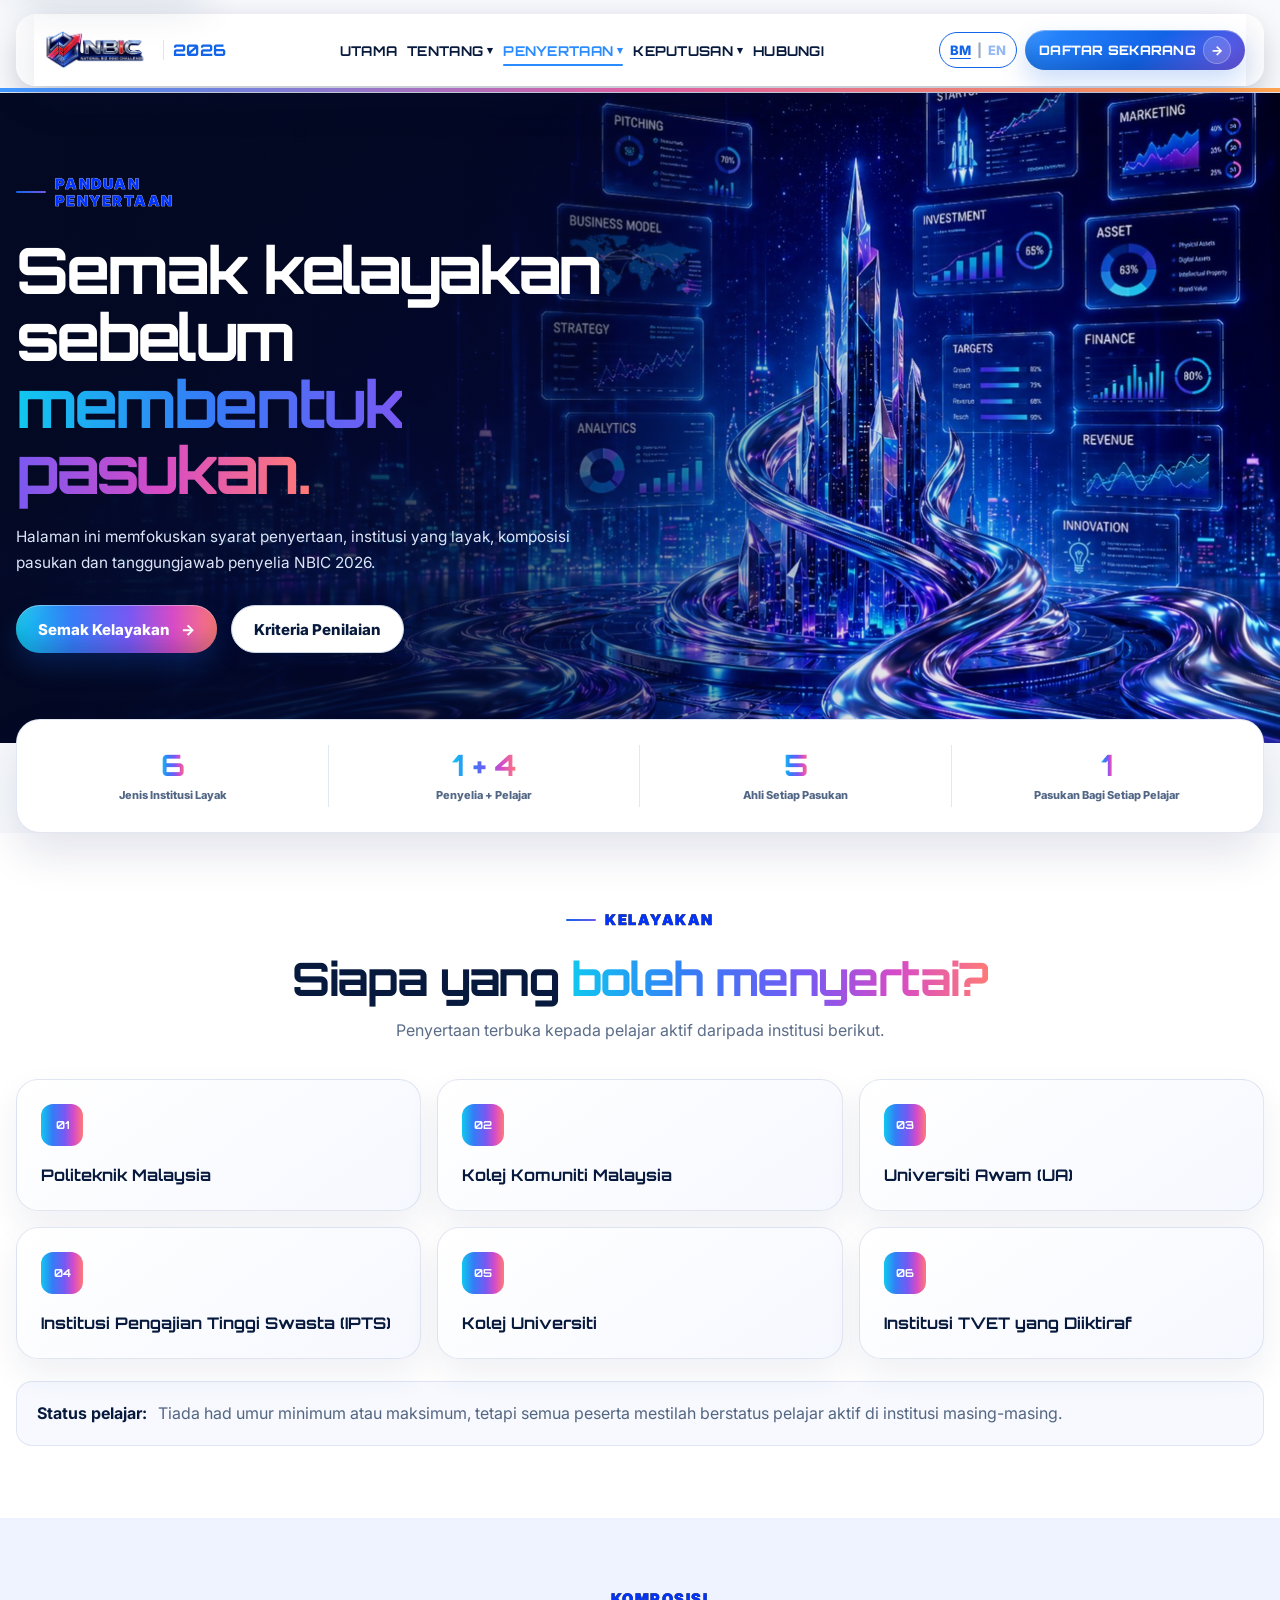
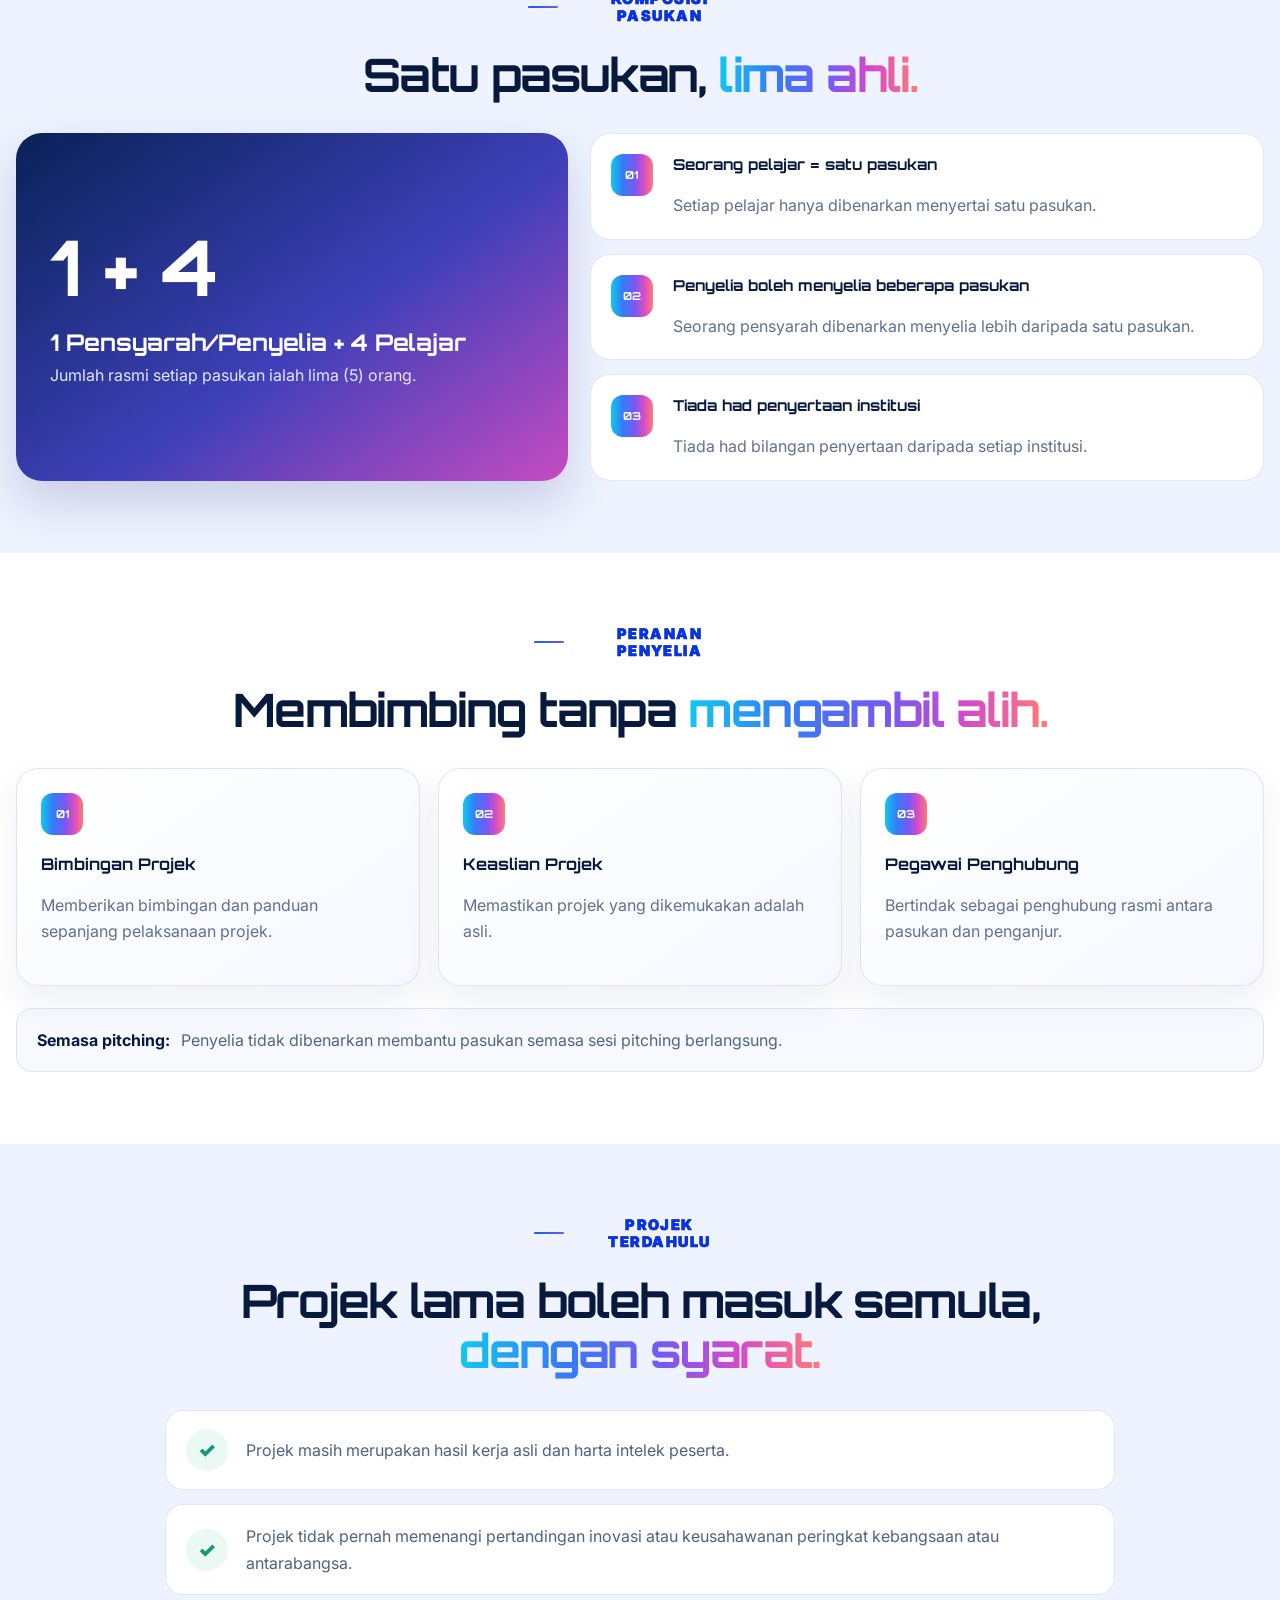
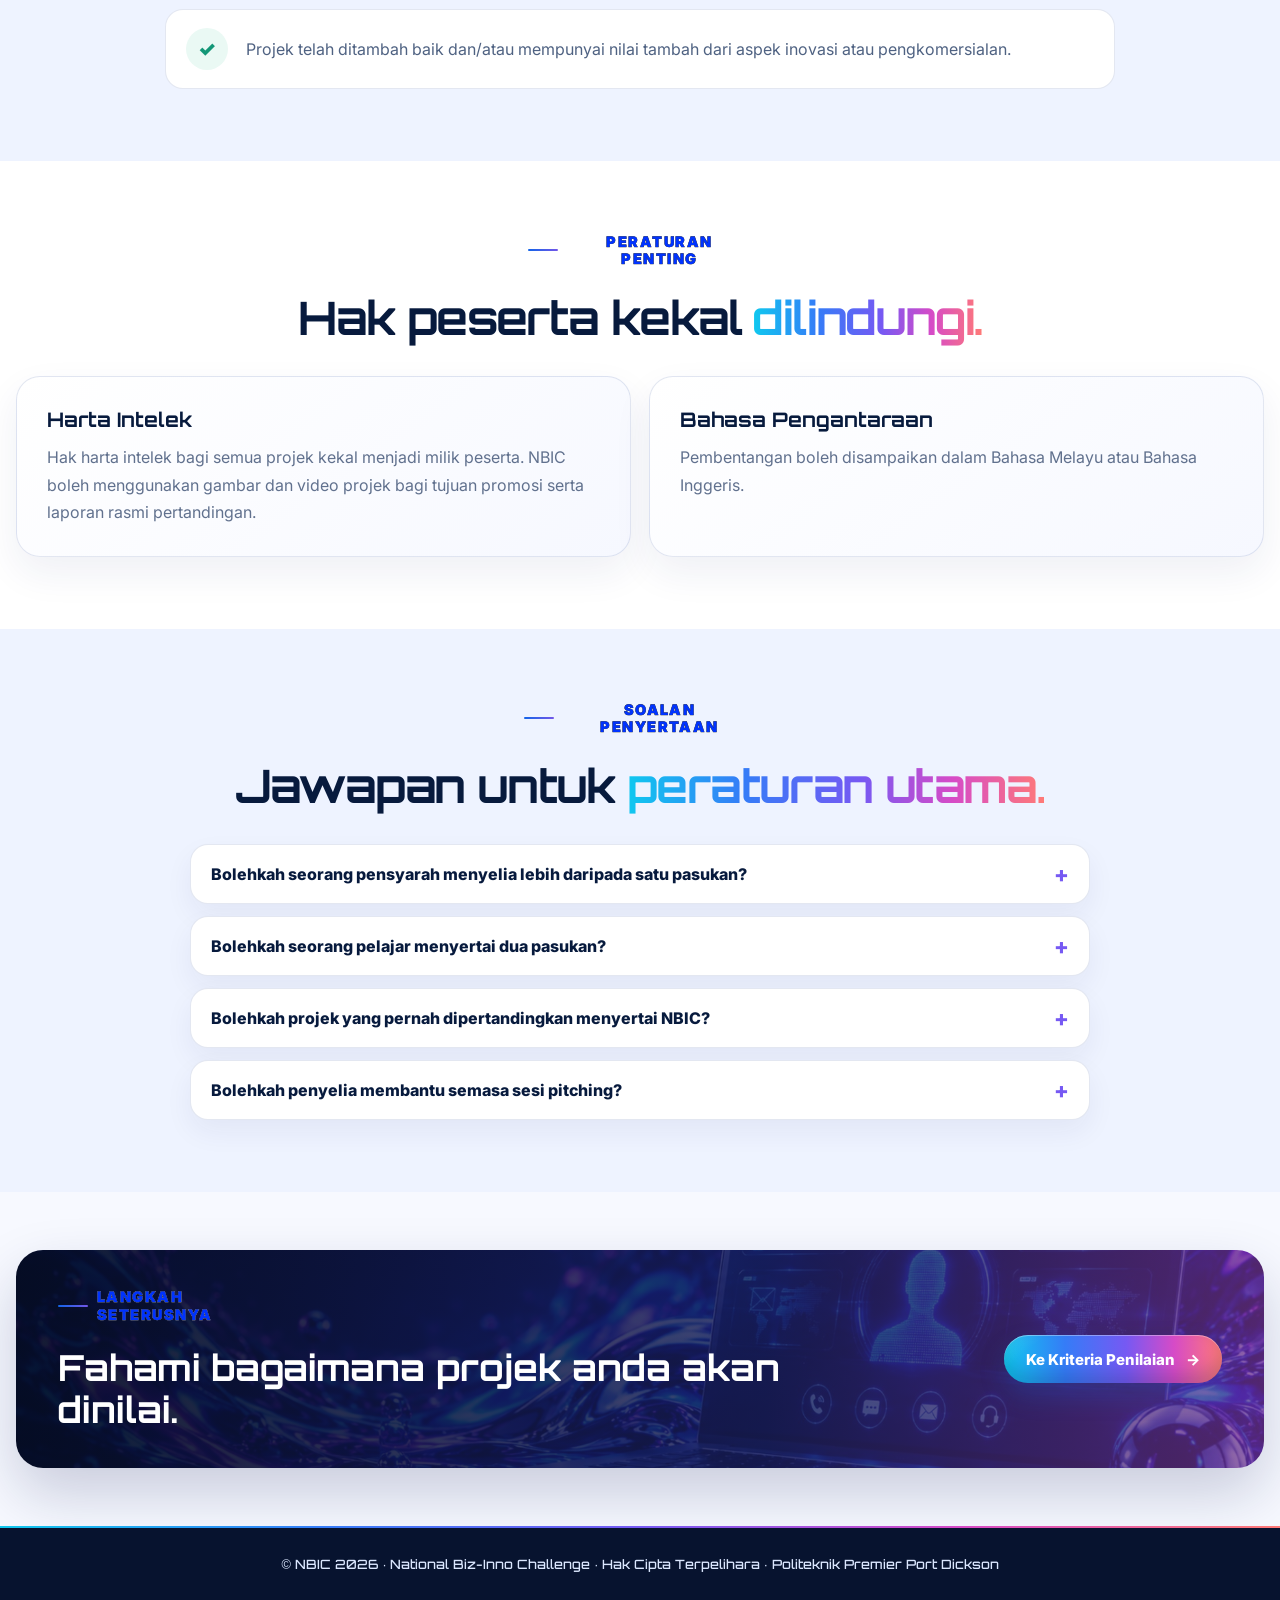
<file: participationguide.html>
<!DOCTYPE html>

<html data-lang="ms" lang="ms">
<head>
<meta charset="utf-8"/>
<meta content="width=device-width,initial-scale=1" name="viewport"/>
<link href="assets/images/favicon.ico" rel="icon" type="image/x-icon"/>
<link href="assets/images/favicon-32.png" rel="icon" sizes="32x32" type="image/png"/>
<link href="assets/images/favicon-192.png" rel="icon" sizes="192x192" type="image/png"/>
<link href="assets/images/apple-touch-icon.png" rel="apple-touch-icon"/>
<link href="https://fonts.googleapis.com" rel="preconnect"/>
<link crossorigin="" href="https://fonts.gstatic.com" rel="preconnect"/>
<link href="https://fonts.googleapis.com/css2?family=Inter:wght@400;500;600;700;800&amp;family=Orbitron:wght@500;600;700;800&amp;display=swap" rel="stylesheet"/>
<link href="css/styles.css?v=20260806-unified" rel="stylesheet"/>
<link href="css/theme.css?v=20260807-locked-system-v16" rel="stylesheet"/>
<link href="css/page-participate-v1.css?v=20260809-premium-v1" rel="stylesheet"/>
<title>NBIC 2026 | Panduan Penyertaan</title>
<meta content="Panduan rasmi penyertaan NBIC 2026: kelayakan, institusi, komposisi pasukan, peranan penyelia dan peraturan penyertaan." name="description"/>
<meta content="NBIC 2026 | Panduan Penyertaan" property="og:title"/>
<meta content="assets/images/participation-guide-hero.png" property="og:image"/>
<link href="css/nav-footer-final-fix-v1.css?v=20260809-nav-footer-fix" rel="stylesheet"/></head>
<body class="inner-page system-page participate-module participation-page">
<a class="skip-link" href="#main-content">Skip to main content</a>
<header class="site-header">
<div class="container navbar">
<nav aria-label="Primary navigation" class="nav-shell">
<a aria-label="NBIC 2026 home" class="brand" href="index.html">
<div class="brand-badge"><img alt="NBIC 2026 logo" src="assets/images/nbic-logo.png"/></div>
<span class="brand-year">2026</span>
</a>
<button aria-controls="navLinks" aria-expanded="false" aria-label="Open navigation" class="menu-toggle" id="menuToggle" type="button">
<span></span><span></span><span></span>
</button>
<div class="nav-links" id="navLinks">
<a href="index.html"><span class="lang-en">Home</span><span class="lang-ms">Utama</span></a>
<div class="nav-dropdown">
<button aria-expanded="false" class="nav-dropdown-toggle" type="button">
<span class="lang-en">About</span><span class="lang-ms">Tentang</span><span class="caret">▾</span>
</button>
<div class="nav-dropdown-menu">
<a href="program.html"><span class="lang-en">Programme</span><span class="lang-ms">Program</span></a>
<a href="categories.html"><span class="lang-en">Categories</span><span class="lang-ms">Bidang</span></a>
<a href="timeline.html"><span class="lang-en">Timeline</span><span class="lang-ms">Garis Masa</span></a>
</div>
</div>
<div class="nav-dropdown">
<button aria-expanded="false" class="nav-dropdown-toggle active" type="button">
<span class="lang-en">Participate</span><span class="lang-ms">Penyertaan</span><span class="caret">▾</span>
</button>
<div class="nav-dropdown-menu"><a class="active" href="participation-guide.html"><span class="lang-en">Participation Guide</span><span class="lang-ms">Panduan Penyertaan</span></a><a href="evaluation.html"><span class="lang-en">Evaluation Criteria</span><span class="lang-ms">Kriteria Penilaian</span></a><a href="registration.html"><span class="lang-en">Registration</span><span class="lang-ms">Pendaftaran</span></a><a href="https://forms.gle/dYY2yKwu6adYgLa46" rel="noopener" target="_blank"><span class="lang-en">Submission</span><span class="lang-ms">Penghantaran</span></a></div>
</div>
<div class="nav-dropdown">
<button aria-expanded="false" class="nav-dropdown-toggle" type="button">
<span class="lang-en">Results</span><span class="lang-ms">Keputusan</span><span class="caret">▾</span>
</button>
<div class="nav-dropdown-menu"><a href="gallery.html"><span class="lang-en">Gallery</span><span class="lang-ms">Galeri</span></a><a href="winners.html"><span class="lang-en">Winners</span><span class="lang-ms">Pemenang</span></a></div>
</div>
<a href="contact.html"><span class="lang-en">Contact</span><span class="lang-ms">Hubungi</span></a>
<div aria-label="Language switcher" class="lang-switch lang-switch-mobile">
<button data-set-lang="ms" type="button">BM</button><span class="sep">|</span><button data-set-lang="en" type="button">EN</button>
</div>
</div>
<div class="nav-actions">
<div class="lang-switch">
<button data-set-lang="ms" type="button">BM</button><span class="sep">|</span><button data-set-lang="en" type="button">EN</button>
</div>
<a class="nav-cta" href="https://forms.gle/xqiHcMK7a9vtpRTu7" rel="noopener" target="_blank">
<span class="lang-en">Register Now</span><span class="lang-ms">Daftar Sekarang</span><span class="arrow">→</span>
</a>
</div>
</nav>
</div>
</header>
<main id="main-content">
<section class="module-hero hero-participation">
<div class="container hero-module-inner">
<div class="module-hero-copy reveal">
<p class="eyebrow"><span class="lang-ms">Panduan Penyertaan</span><span class="lang-en">Participation Guide</span></p>
<h1>
<span class="lang-ms">Semak kelayakan sebelum <em>membentuk pasukan.</em></span>
<span class="lang-en">Check your eligibility before <em>forming your team.</em></span>
</h1>
<p>
<span class="lang-ms">Halaman ini memfokuskan syarat penyertaan, institusi yang layak, komposisi pasukan dan tanggungjawab penyelia NBIC 2026.</span>
<span class="lang-en">This page focuses on NBIC 2026 eligibility, eligible institutions, team composition and supervisor responsibilities.</span>
</p>
<div class="module-hero-actions">
<a class="btn-primary" href="#eligibility"><span class="lang-ms">Semak Kelayakan</span><span class="lang-en">Check Eligibility</span><span>→</span></a>
<a class="btn-outline-light" href="evaluation.html"><span class="lang-ms">Kriteria Penilaian</span><span class="lang-en">Evaluation Criteria</span></a>
</div>
</div>
</div>
</section>
<section class="quick-facts">
<div class="container quick-facts-grid reveal">
<div><strong>6</strong><span><span class="lang-ms">Jenis Institusi Layak</span><span class="lang-en">Eligible Institution Types</span></span></div>
<div><strong>1 + 4</strong><span><span class="lang-ms">Penyelia + Pelajar</span><span class="lang-en">Supervisor + Students</span></span></div>
<div><strong>5</strong><span><span class="lang-ms">Ahli Setiap Pasukan</span><span class="lang-en">Members Per Team</span></span></div>
<div><strong>1</strong><span><span class="lang-ms">Pasukan Bagi Setiap Pelajar</span><span class="lang-en">Team Per Student</span></span></div>
</div>
</section>
<section class="module-section" id="eligibility">
<div class="container">
<div class="section-title reveal">
<p class="eyebrow"><span class="lang-ms">Kelayakan</span><span class="lang-en">Eligibility</span></p>
<h2><span class="lang-ms">Siapa yang <em>boleh menyertai?</em></span><span class="lang-en">Who <em>may participate?</em></span></h2>
<p><span class="lang-ms">Penyertaan terbuka kepada pelajar aktif daripada institusi berikut.</span><span class="lang-en">Participation is open to actively enrolled students from the following institutions.</span></p>
</div>
<div class="institution-grid">
<article><span>01</span><h3><span class="lang-ms">Politeknik Malaysia</span><span class="lang-en">Malaysian Polytechnics</span></h3></article>
<article><span>02</span><h3><span class="lang-ms">Kolej Komuniti Malaysia</span><span class="lang-en">Malaysian Community Colleges</span></h3></article>
<article><span>03</span><h3><span class="lang-ms">Universiti Awam (UA)</span><span class="lang-en">Public Universities (UA)</span></h3></article>
<article><span>04</span><h3><span class="lang-ms">Institusi Pengajian Tinggi Swasta (IPTS)</span><span class="lang-en">Private Higher Education Institutions</span></h3></article>
<article><span>05</span><h3><span class="lang-ms">Kolej Universiti</span><span class="lang-en">University Colleges</span></h3></article>
<article><span>06</span><h3><span class="lang-ms">Institusi TVET yang Diiktiraf</span><span class="lang-en">Recognised TVET Institutions</span></h3></article>
</div>
<div class="note-panel reveal">
<strong><span class="lang-ms">Status pelajar:</span><span class="lang-en">Student status:</span></strong>
<span class="lang-ms">Tiada had umur minimum atau maksimum, tetapi semua peserta mestilah berstatus pelajar aktif di institusi masing-masing.</span>
<span class="lang-en">There is no minimum or maximum age requirement, but all participants must be actively enrolled at their respective institutions.</span>
</div>
</div>
</section>
<section class="module-section section-fog">
<div class="container">
<div class="section-title reveal">
<p class="eyebrow"><span class="lang-ms">Komposisi Pasukan</span><span class="lang-en">Team Composition</span></p>
<h2><span class="lang-ms">Satu pasukan, <em>lima ahli.</em></span><span class="lang-en">One team, <em>five members.</em></span></h2>
</div>
<div class="team-layout">
<div class="team-hero-card reveal">
<span class="team-big">1 + 4</span>
<h3><span class="lang-ms">1 Pensyarah/Penyelia + 4 Pelajar</span><span class="lang-en">1 Lecturer/Supervisor + 4 Students</span></h3>
<p><span class="lang-ms">Jumlah rasmi setiap pasukan ialah lima (5) orang.</span><span class="lang-en">The official team size is five (5) members.</span></p>
</div>
<div class="rule-cards">
<article class="reveal"><span>01</span><h3><span class="lang-ms">Seorang pelajar = satu pasukan</span><span class="lang-en">One student = one team</span></h3><p><span class="lang-ms">Setiap pelajar hanya dibenarkan menyertai satu pasukan.</span><span class="lang-en">Each student may participate in only one team.</span></p></article>
<article class="reveal"><span>02</span><h3><span class="lang-ms">Penyelia boleh menyelia beberapa pasukan</span><span class="lang-en">A supervisor may supervise multiple teams</span></h3><p><span class="lang-ms">Seorang pensyarah dibenarkan menyelia lebih daripada satu pasukan.</span><span class="lang-en">A lecturer may supervise more than one team.</span></p></article>
<article class="reveal"><span>03</span><h3><span class="lang-ms">Tiada had penyertaan institusi</span><span class="lang-en">No institution entry limit</span></h3><p><span class="lang-ms">Tiada had bilangan penyertaan daripada setiap institusi.</span><span class="lang-en">There is no limit to the number of entries from each institution.</span></p></article>
</div>
</div>
</div>
</section>
<section class="module-section">
<div class="container">
<div class="section-title reveal">
<p class="eyebrow"><span class="lang-ms">Peranan Penyelia</span><span class="lang-en">Supervisor Role</span></p>
<h2><span class="lang-ms">Membimbing tanpa <em>mengambil alih.</em></span><span class="lang-en">Guide without <em>taking over.</em></span></h2>
</div>
<div class="three-card-grid">
<article class="icon-card reveal"><span>01</span><h3><span class="lang-ms">Bimbingan Projek</span><span class="lang-en">Project Guidance</span></h3><p><span class="lang-ms">Memberikan bimbingan dan panduan sepanjang pelaksanaan projek.</span><span class="lang-en">Provide guidance and mentorship throughout the project.</span></p></article>
<article class="icon-card reveal"><span>02</span><h3><span class="lang-ms">Keaslian Projek</span><span class="lang-en">Project Originality</span></h3><p><span class="lang-ms">Memastikan projek yang dikemukakan adalah asli.</span><span class="lang-en">Ensure that the submitted project is original.</span></p></article>
<article class="icon-card reveal"><span>03</span><h3><span class="lang-ms">Pegawai Penghubung</span><span class="lang-en">Official Liaison</span></h3><p><span class="lang-ms">Bertindak sebagai penghubung rasmi antara pasukan dan penganjur.</span><span class="lang-en">Serve as the official liaison between the team and organisers.</span></p></article>
</div>
<div class="warning-panel reveal">
<strong><span class="lang-ms">Semasa pitching:</span><span class="lang-en">During pitching:</span></strong>
<span class="lang-ms">Penyelia tidak dibenarkan membantu pasukan semasa sesi pitching berlangsung.</span>
<span class="lang-en">Supervisors are not permitted to assist their teams during the pitching session.</span>
</div>
</div>
</section>
<section class="module-section section-fog">
<div class="container">
<div class="section-title reveal">
<p class="eyebrow"><span class="lang-ms">Projek Terdahulu</span><span class="lang-en">Previous Projects</span></p>
<h2><span class="lang-ms">Projek lama boleh masuk semula, <em>dengan syarat.</em></span><span class="lang-en">Previous projects may re-enter, <em>subject to conditions.</em></span></h2>
</div>
<div class="condition-list">
<article class="reveal"><span>✓</span><p><span class="lang-ms">Projek masih merupakan hasil kerja asli dan harta intelek peserta.</span><span class="lang-en">The project remains the participants' original work and intellectual property.</span></p></article>
<article class="reveal"><span>✓</span><p><span class="lang-ms">Projek tidak pernah memenangi pertandingan inovasi atau keusahawanan peringkat kebangsaan atau antarabangsa.</span><span class="lang-en">The project has not previously won a national or international innovation or entrepreneurship competition.</span></p></article>
<article class="reveal"><span>✓</span><p><span class="lang-ms">Projek telah ditambah baik dan/atau mempunyai nilai tambah dari aspek inovasi atau pengkomersialan.</span><span class="lang-en">The project has been enhanced with improvements and/or additional innovation or commercialisation value.</span></p></article>
</div>
</div>
</section>
<section class="module-section">
<div class="container">
<div class="section-title reveal">
<p class="eyebrow"><span class="lang-ms">Peraturan Penting</span><span class="lang-en">Important Rules</span></p>
<h2><span class="lang-ms">Hak peserta kekal <em>dilindungi.</em></span><span class="lang-en">Participants' rights remain <em>protected.</em></span></h2>
</div>
<div class="two-panel-grid">
<article class="info-panel reveal"><h3><span class="lang-ms">Harta Intelek</span><span class="lang-en">Intellectual Property</span></h3><p><span class="lang-ms">Hak harta intelek bagi semua projek kekal menjadi milik peserta. NBIC boleh menggunakan gambar dan video projek bagi tujuan promosi serta laporan rasmi pertandingan.</span><span class="lang-en">Intellectual property rights remain with participants. NBIC may use photographs and videos of projects for competition promotion and official reporting.</span></p></article>
<article class="info-panel reveal"><h3><span class="lang-ms">Bahasa Pengantaraan</span><span class="lang-en">Presentation Language</span></h3><p><span class="lang-ms">Pembentangan boleh disampaikan dalam Bahasa Melayu atau Bahasa Inggeris.</span><span class="lang-en">Presentations may be delivered in Bahasa Melayu or English.</span></p></article>
</div>
</div>
</section>
<section class="module-section section-fog">
<div class="container">
<div class="section-title reveal">
<p class="eyebrow"><span class="lang-ms">Soalan Penyertaan</span><span class="lang-en">Participation Questions</span></p>
<h2><span class="lang-ms">Jawapan untuk <em>peraturan utama.</em></span><span class="lang-en">Answers to the <em>main participation rules.</em></span></h2>
</div>
<div class="module-faq">
<details><summary><span class="lang-ms">Bolehkah seorang pensyarah menyelia lebih daripada satu pasukan?</span><span class="lang-en">Can one lecturer supervise more than one team?</span></summary><div><span class="lang-ms">Ya. Seorang pensyarah dibenarkan menyelia lebih daripada satu pasukan.</span><span class="lang-en">Yes. A lecturer may supervise more than one team.</span></div></details>
<details><summary><span class="lang-ms">Bolehkah seorang pelajar menyertai dua pasukan?</span><span class="lang-en">Can a student join two teams?</span></summary><div><span class="lang-ms">Tidak. Setiap pelajar hanya dibenarkan menyertai satu pasukan sahaja.</span><span class="lang-en">No. Each student may participate in only one team.</span></div></details>
<details><summary><span class="lang-ms">Bolehkah projek yang pernah dipertandingkan menyertai NBIC?</span><span class="lang-en">Can a previously entered project join NBIC?</span></summary><div><span class="lang-ms">Boleh, tertakluk kepada syarat keaslian, belum pernah memenangi pertandingan kebangsaan/antarabangsa, dan mempunyai penambahbaikan atau nilai tambah.</span><span class="lang-en">Yes, subject to originality, no previous national/international win, and evidence of improvement or added value.</span></div></details>
<details><summary><span class="lang-ms">Bolehkah penyelia membantu semasa sesi pitching?</span><span class="lang-en">Can the supervisor assist during pitching?</span></summary><div><span class="lang-ms">Tidak. Penyelia tidak dibenarkan membantu pasukan semasa sesi pitching berlangsung.</span><span class="lang-en">No. Supervisors may not assist the team during the pitching session.</span></div></details>
</div>
</div>
</section>
<section class="module-cta">
<div class="container">
<div class="cta-panel-premium reveal">
<div>
<p class="eyebrow"><span class="lang-ms">Langkah Seterusnya</span><span class="lang-en">Next Step</span></p>
<h2><span class="lang-ms">Fahami bagaimana projek anda akan dinilai.</span><span class="lang-en">Understand how your project will be evaluated.</span></h2>
</div>
<a class="btn-primary" href="evaluation.html"><span class="lang-ms">Ke Kriteria Penilaian</span><span class="lang-en">Go to Evaluation Criteria</span><span>→</span></a>
</div>
</div>
</section>
</main>
<footer class="site-footer nbic-minimal-footer">
<div class="nbic-footer-line">© NBIC 2026 · National Biz-Inno Challenge · Hak Cipta Terpelihara · Politeknik Premier Port Dickson</div>
</footer>
<script src="js/script.js?v=20260807-menu-fix"></script>
<script src="js/mobile-nav-fix.js?v=20260807-menu-fix"></script>
<script src="js/page-participate-v1.js?v=20260809-premium-v1"></script>
</body>
</html>
</file>
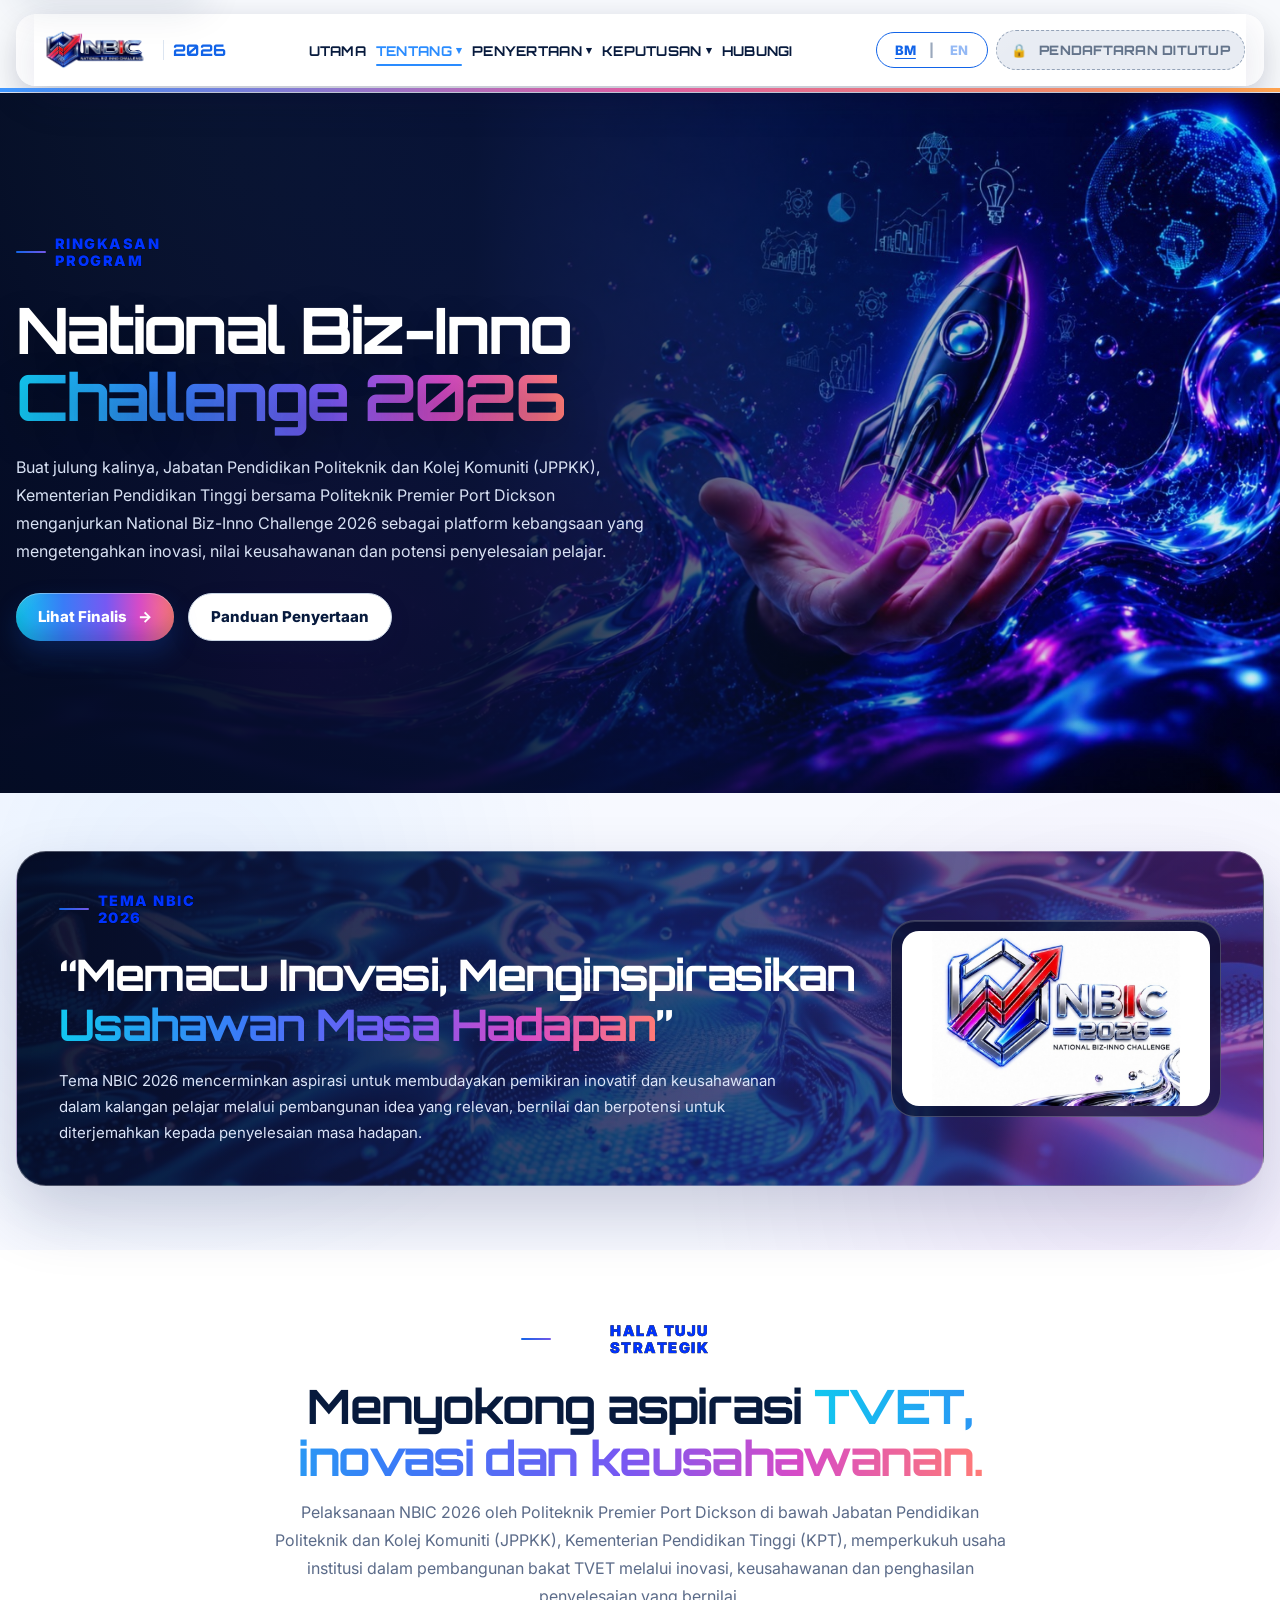
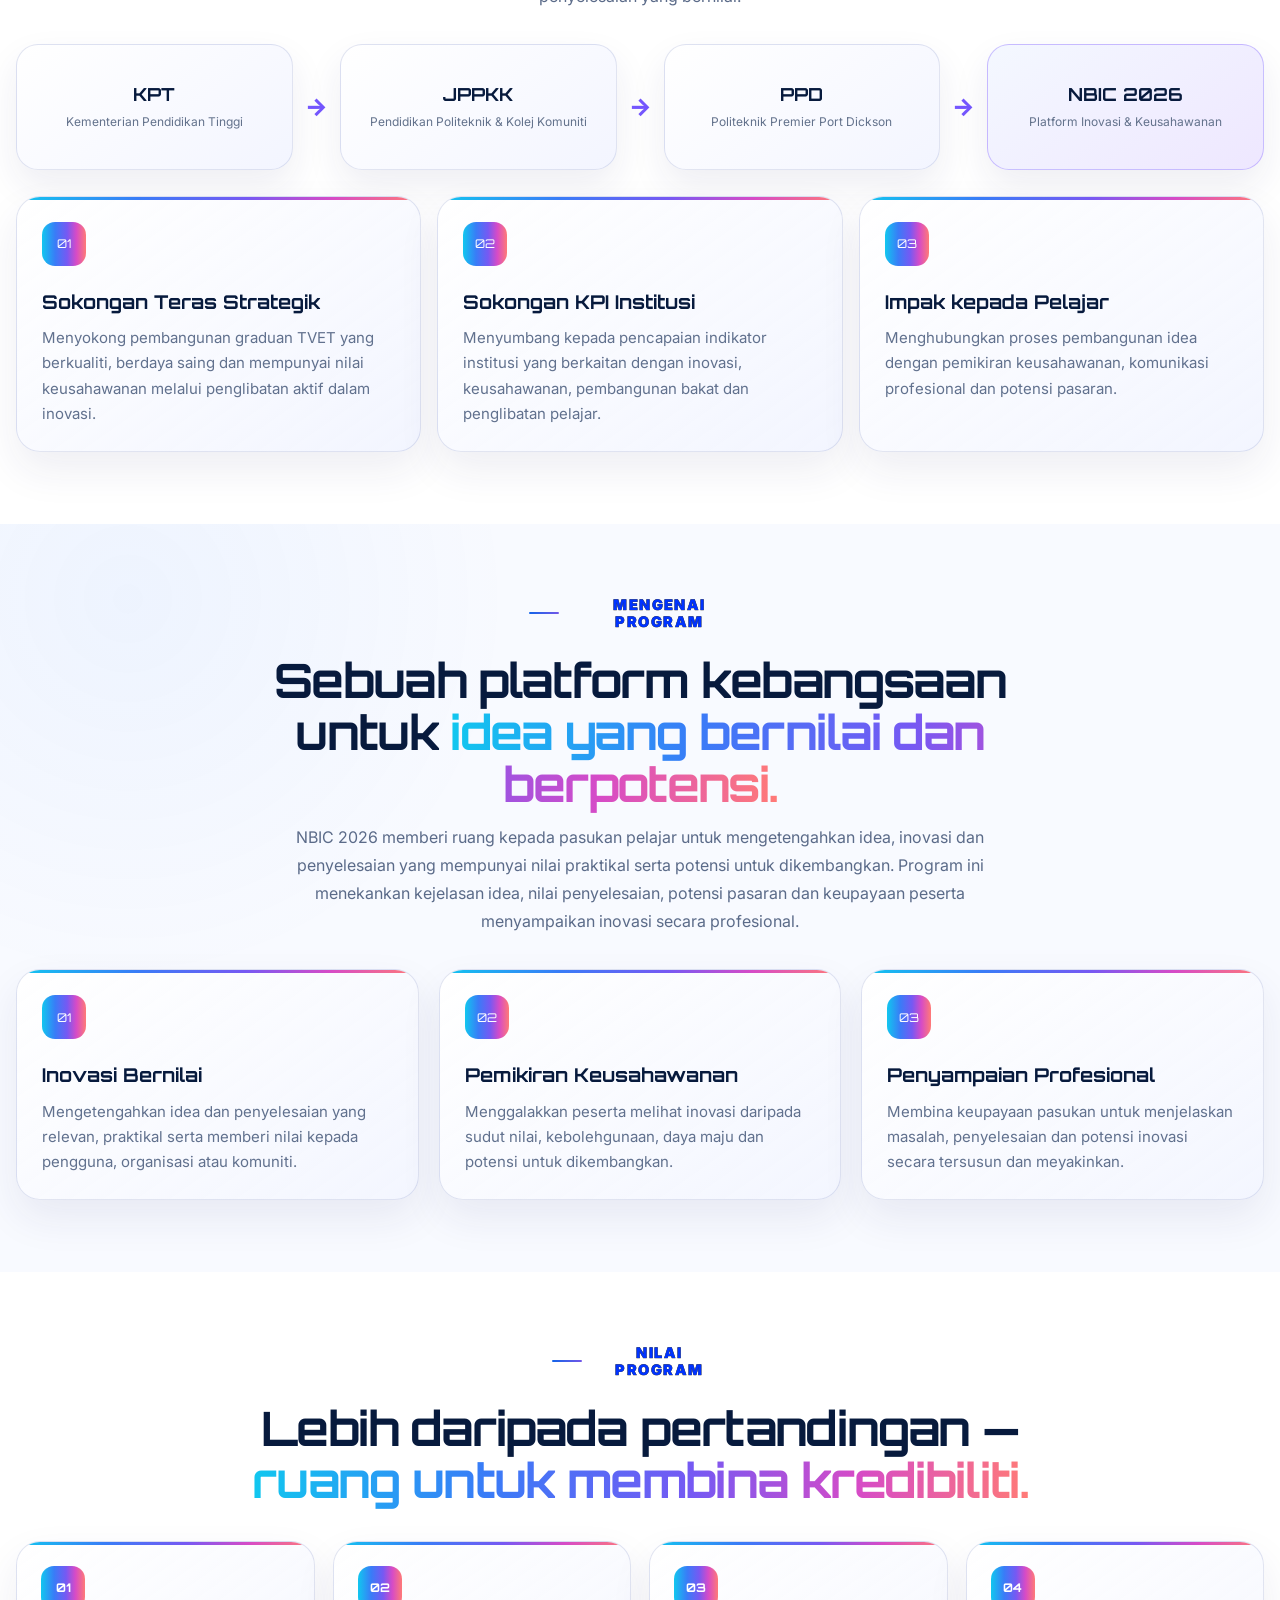
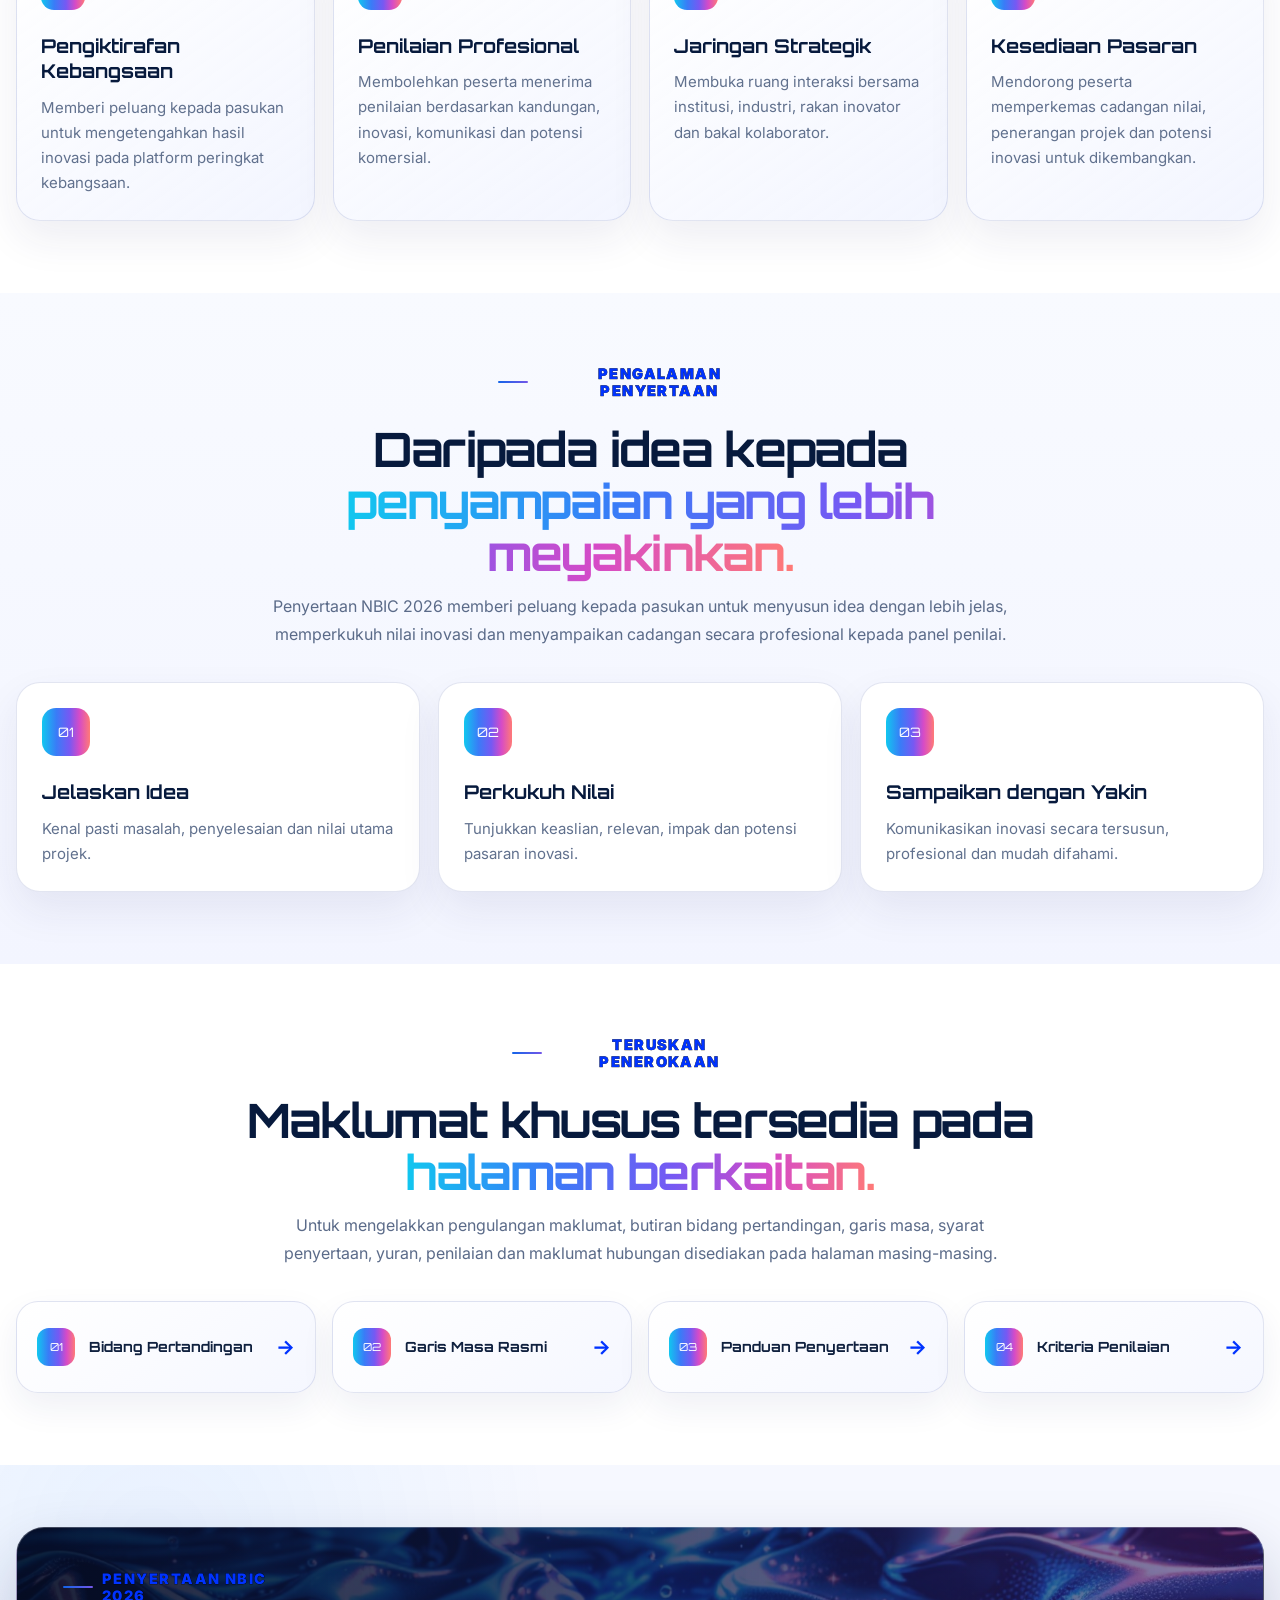
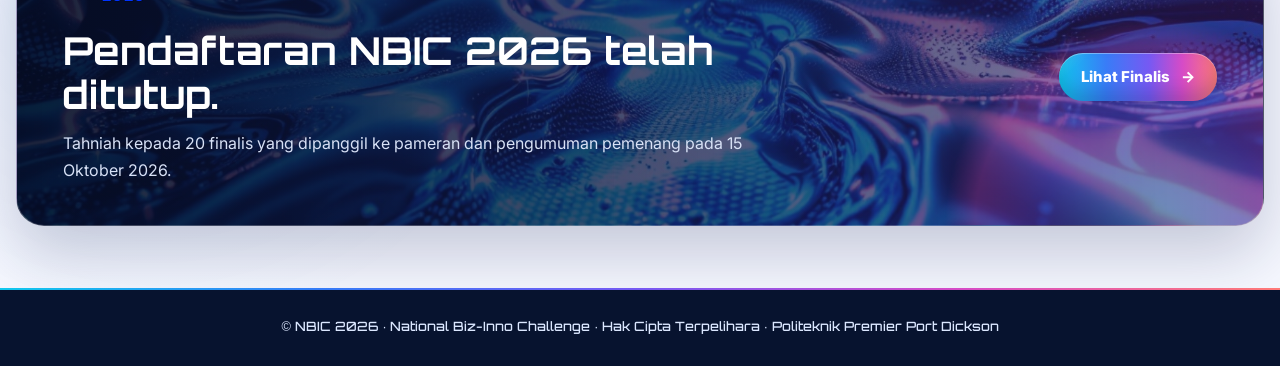
<file: program.html>
<!DOCTYPE html>

<html data-lang="ms" lang="ms">
<head>
<meta charset="utf-8"/>
<meta content="width=device-width, initial-scale=1" name="viewport"/>
<meta content="#071a3d" name="theme-color"/>
<meta content="Ringkasan rasmi National Biz-Inno Challenge 2026: tujuan program, kelayakan, manfaat penyertaan dan perjalanan pertandingan." name="description"/>
<title>NBIC 2026 | Program</title>
<link href="assets/images/favicon.ico" rel="icon" type="image/x-icon"/>
<link href="assets/images/favicon-32.png" rel="icon" sizes="32x32" type="image/png"/>
<link href="assets/images/favicon-192.png" rel="icon" sizes="192x192" type="image/png"/>
<link href="assets/images/apple-touch-icon.png" rel="apple-touch-icon"/>
<meta content="website" property="og:type"/>
<meta content="NBIC 2026" property="og:site_name"/>
<meta content="https://nbic2026-ppd.github.io/NBIC-PPD/program.html" property="og:url"/>
<meta content="NBIC 2026 | Program" property="og:title"/>
<meta content="Ringkasan rasmi National Biz-Inno Challenge 2026: tujuan program, kelayakan, manfaat penyertaan dan perjalanan pertandingan." property="og:description"/>
<meta content="https://nbic2026-ppd.github.io/NBIC-PPD/assets/images/program-page-hero.jpg" property="og:image"/>
<meta content="summary_large_image" name="twitter:card"/>
<link href="https://fonts.googleapis.com" rel="preconnect"/>
<link crossorigin="" href="https://fonts.gstatic.com" rel="preconnect"/>
<link href="https://fonts.googleapis.com/css2?family=Inter:wght@400;500;600;700;800&amp;family=Orbitron:wght@500;600;700;800&amp;display=swap" rel="stylesheet"/>
<link href="css/styles.css?v=20260806-unified" rel="stylesheet"/>
<link href="css/theme.css?v=20260807-locked-system-v16" rel="stylesheet"/>
<link href="css/page-program-v6.css?v=20260808-theme-logo-spacing-v6" rel="stylesheet"/>
<link href="css/nav-footer-final-fix-v1.css?v=20260809-nav-footer-fix" rel="stylesheet"/><style>
.btn-closed{background:#e8ecf3!important;color:#64748b!important;border:1px dashed #94a3b8!important;box-shadow:none!important;cursor:not-allowed!important;pointer-events:none;user-select:none;filter:none!important;text-shadow:none!important}
.btn-closed .arrow{display:none}
.btn-closed .lock{margin-right:.4em}
.nav-item-closed{opacity:.55;cursor:not-allowed!important;pointer-events:none}
</style></head>
<body class="inner-page system-page program-page program-master-page">
<a class="skip-link" href="#main-content">Skip to main content</a>
<header class="site-header">
<div class="container navbar">
<nav aria-label="Primary navigation" class="nav-shell">
<a aria-label="NBIC 2026 home" class="brand" href="index.html">
<div class="brand-badge"><img alt="NBIC 2026 logo" src="assets/images/nbic-logo.png"/></div>
<span class="brand-year">2026</span>
</a>
<button aria-controls="navLinks" aria-expanded="false" aria-label="Open navigation" class="menu-toggle" id="menuToggle" type="button">
<span></span><span></span><span></span>
</button>
<div class="nav-links" id="navLinks">
<a href="index.html"><span class="lang-en">Home</span><span class="lang-ms">Utama</span></a>
<div class="nav-dropdown">
<button aria-expanded="false" class="nav-dropdown-toggle active" type="button">
<span class="lang-en">About</span><span class="lang-ms">Tentang</span><span class="caret">▾</span>
</button>
<div class="nav-dropdown-menu">
<a class="active" href="program.html"><span class="lang-en">Programme</span><span class="lang-ms">Program</span></a>
<a href="categories.html"><span class="lang-en">Categories</span><span class="lang-ms">Bidang</span></a>
<a href="timeline.html"><span class="lang-en">Timeline</span><span class="lang-ms">Garis Masa</span></a>
</div>
</div>
<div class="nav-dropdown">
<button aria-expanded="false" class="nav-dropdown-toggle" type="button">
<span class="lang-en">Participate</span><span class="lang-ms">Penyertaan</span><span class="caret">▾</span>
</button>
<div class="nav-dropdown-menu"><a href="participation-guide.html"><span class="lang-en">Participation Guide</span><span class="lang-ms">Panduan Penyertaan</span></a><a href="evaluation.html"><span class="lang-en">Evaluation Criteria</span><span class="lang-ms">Kriteria Penilaian</span></a><a href="registration.html"><span class="lang-en">Registration</span><span class="lang-ms">Pendaftaran</span></a><a class="nav-item-closed" role="link" aria-disabled="true" tabindex="-1"><span class="lang-en">🔒 Submission · Closed</span><span class="lang-ms">🔒 Penghantaran · Ditutup</span></a></div>
</div>
<div class="nav-dropdown">
<button aria-expanded="false" class="nav-dropdown-toggle" type="button">
<span class="lang-en">Results</span><span class="lang-ms">Keputusan</span><span class="caret">▾</span>
</button>
<div class="nav-dropdown-menu"><a href="gallery.html"><span class="lang-en">Gallery</span><span class="lang-ms">Galeri</span></a><a href="winners.html"><span class="lang-en">Finalists</span><span class="lang-ms">Finalis</span></a></div>
</div>
<a href="contact.html"><span class="lang-en">Contact</span><span class="lang-ms">Hubungi</span></a>
<div aria-label="Language switcher" class="lang-switch lang-switch-mobile">
<button data-set-lang="ms" type="button">BM</button><span class="sep">|</span><button data-set-lang="en" type="button">EN</button>
</div>
</div>
<div class="nav-actions">
<div class="lang-switch">
<button data-set-lang="ms" type="button">BM</button><span class="sep">|</span><button data-set-lang="en" type="button">EN</button>
</div>
<span class="nav-cta btn-closed" role="link" aria-disabled="true"><span class="lock" aria-hidden="true">🔒</span><span class="lang-en">Registration Closed</span><span class="lang-ms">Pendaftaran Ditutup</span></span>
</div>
</nav>
</div>
</header>
<main id="main-content">
<section aria-labelledby="program-title" class="program-hero">
<div class="container program-hero-inner">
<div class="program-hero-copy reveal">
<p class="eyebrow"><span class="lang-ms">Ringkasan Program</span><span class="lang-en">Programme Overview</span></p>
<h1 id="program-title">
<span class="lang-ms">National Biz-Inno <em>Challenge 2026</em></span>
<span class="lang-en">National Biz-Inno <em>Challenge 2026</em></span>
</h1>
<p class="program-hero-lead">
<span class="lang-ms">Buat julung kalinya, Jabatan Pendidikan Politeknik dan Kolej Komuniti (JPPKK), Kementerian Pendidikan Tinggi bersama Politeknik Premier Port Dickson menganjurkan National Biz-Inno Challenge 2026 sebagai platform kebangsaan yang mengetengahkan inovasi, nilai keusahawanan dan potensi penyelesaian pelajar.</span>
<span class="lang-en">For the first time, the Department of Polytechnic and Community College Education (JPPKK), Ministry of Higher Education, together with Politeknik Premier Port Dickson, presents National Biz-Inno Challenge 2026 as a national platform highlighting student innovation, entrepreneurial value and solution potential.</span>
</p>
<div class="program-hero-actions">
<a class="btn-primary" href="winners.html#top-20-finalists"><span class="lang-ms">Lihat Finalis</span><span class="lang-en">View Finalists</span><span aria-hidden="true">→</span></a>
<a class="btn-outline-light" href="participation-guide.html"><span class="lang-ms">Panduan Penyertaan</span><span class="lang-en">Participation Guide</span></a>
</div>
</div>
</div>
</section>
<section class="program-section program-theme">
<div class="container">
<div class="program-theme-panel reveal">
<div class="program-theme-copy">
<p class="eyebrow">
<span class="lang-ms">Tema NBIC 2026</span>
<span class="lang-en">NBIC 2026 Theme</span>
</p>
<h2>
<span class="lang-ms">“Memacu Inovasi, Menginspirasikan <em>Usahawan Masa Hadapan</em>”</span>
<span class="lang-en">“Driving Innovation, Inspiring <em>Future Entrepreneurs</em>”</span>
</h2>
<p>
<span class="lang-ms">Tema NBIC 2026 mencerminkan aspirasi untuk membudayakan pemikiran inovatif dan keusahawanan dalam kalangan pelajar melalui pembangunan idea yang relevan, bernilai dan berpotensi untuk diterjemahkan kepada penyelesaian masa hadapan.</span>
<span class="lang-en">The NBIC 2026 theme reflects the aspiration to cultivate innovative and entrepreneurial thinking among students through the development of relevant, value-driven ideas with the potential to become future-ready solutions.</span>
</p>
</div>
<div aria-hidden="true" class="program-theme-mark">
<img alt="" height="680" loading="lazy" src="assets/images/nbic-theme-logo.jpg" width="1200"/>
</div>
</div>
</div>
</section>
<section class="program-section program-strategy">
<div class="container">
<div class="program-section-heading reveal">
<p class="eyebrow">
<span class="lang-ms">Hala Tuju Strategik</span>
<span class="lang-en">Strategic Alignment</span>
</p>
<h2>
<span class="lang-ms">Menyokong aspirasi <em>TVET, inovasi dan keusahawanan.</em></span>
<span class="lang-en">Supporting the aspirations of <em>TVET, innovation and entrepreneurship.</em></span>
</h2>
<p>
<span class="lang-ms">Pelaksanaan NBIC 2026 oleh Politeknik Premier Port Dickson di bawah Jabatan Pendidikan Politeknik dan Kolej Komuniti (JPPKK), Kementerian Pendidikan Tinggi (KPT), memperkukuh usaha institusi dalam pembangunan bakat TVET melalui inovasi, keusahawanan dan penghasilan penyelesaian yang bernilai.</span>
<span class="lang-en">NBIC 2026, implemented by Politeknik Premier Port Dickson under the Department of Polytechnic and Community College Education (JPPKK), Ministry of Higher Education (KPT), strengthens institutional efforts to develop TVET talent through innovation, entrepreneurship and value-driven solutions.</span>
</p>
</div>
<div aria-label="NBIC 2026 strategic relationship" class="strategy-chain reveal">
<div class="strategy-node"><strong>KPT</strong><span><span class="lang-ms">Kementerian Pendidikan Tinggi</span><span class="lang-en">Ministry of Higher Education</span></span></div>
<div class="strategy-arrow">→</div>
<div class="strategy-node"><strong>JPPKK</strong><span><span class="lang-ms">Pendidikan Politeknik &amp; Kolej Komuniti</span><span class="lang-en">Polytechnic &amp; Community College Education</span></span></div>
<div class="strategy-arrow">→</div>
<div class="strategy-node"><strong>PPD</strong><span>Politeknik Premier Port Dickson</span></div>
<div class="strategy-arrow">→</div>
<div class="strategy-node highlight"><strong>NBIC 2026</strong><span><span class="lang-ms">Platform Inovasi &amp; Keusahawanan</span><span class="lang-en">Innovation &amp; Entrepreneurship Platform</span></span></div>
</div>
<div class="strategy-cards">
<article class="strategy-card reveal">
<span class="strategy-card-no">01</span>
<h3><span class="lang-ms">Sokongan Teras Strategik</span><span class="lang-en">Strategic Thrust Alignment</span></h3>
<p><span class="lang-ms">Menyokong pembangunan graduan TVET yang berkualiti, berdaya saing dan mempunyai nilai keusahawanan melalui penglibatan aktif dalam inovasi.</span><span class="lang-en">Supports the development of quality, competitive TVET graduates with entrepreneurial value through active involvement in innovation.</span></p>
</article>
<article class="strategy-card reveal">
<span class="strategy-card-no">02</span>
<h3><span class="lang-ms">Sokongan KPI Institusi</span><span class="lang-en">Institutional KPI Alignment</span></h3>
<p><span class="lang-ms">Menyumbang kepada pencapaian indikator institusi yang berkaitan dengan inovasi, keusahawanan, pembangunan bakat dan penglibatan pelajar.</span><span class="lang-en">Contributes to institutional indicators related to innovation, entrepreneurship, talent development and student engagement.</span></p>
</article>
<article class="strategy-card reveal">
<span class="strategy-card-no">03</span>
<h3><span class="lang-ms">Impak kepada Pelajar</span><span class="lang-en">Student Impact</span></h3>
<p><span class="lang-ms">Menghubungkan proses pembangunan idea dengan pemikiran keusahawanan, komunikasi profesional dan potensi pasaran.</span><span class="lang-en">Connects idea development with entrepreneurial thinking, professional communication and market potential.</span></p>
</article>
</div>
</div>
</section>
<section class="program-section program-about">
<div class="container">
<div class="program-section-heading reveal">
<p class="eyebrow"><span class="lang-ms">Mengenai Program</span><span class="lang-en">About the Programme</span></p>
<h2><span class="lang-ms">Sebuah platform kebangsaan untuk <em>idea yang bernilai dan berpotensi.</em></span><span class="lang-en">A national platform for <em>ideas with value and potential.</em></span></h2>
<p><span class="lang-ms">NBIC 2026 memberi ruang kepada pasukan pelajar untuk mengetengahkan idea, inovasi dan penyelesaian yang mempunyai nilai praktikal serta potensi untuk dikembangkan. Program ini menekankan kejelasan idea, nilai penyelesaian, potensi pasaran dan keupayaan peserta menyampaikan inovasi secara profesional.</span><span class="lang-en">NBIC 2026 provides student teams with a platform to present ideas, innovations and solutions with practical value and potential for further development. The programme emphasises idea clarity, solution value, market potential and participants’ ability to communicate innovation professionally.</span></p>
</div>
<div class="programme-pillars-grid">
<article class="programme-pillar-card reveal"><span class="programme-pillar-no">01</span><h3><span class="lang-ms">Inovasi Bernilai</span><span class="lang-en">Value-Driven Innovation</span></h3><p><span class="lang-ms">Mengetengahkan idea dan penyelesaian yang relevan, praktikal serta memberi nilai kepada pengguna, organisasi atau komuniti.</span><span class="lang-en">Highlights relevant and practical ideas and solutions that create value for users, organisations or communities.</span></p></article>
<article class="programme-pillar-card reveal"><span class="programme-pillar-no">02</span><h3><span class="lang-ms">Pemikiran Keusahawanan</span><span class="lang-en">Entrepreneurial Thinking</span></h3><p><span class="lang-ms">Menggalakkan peserta melihat inovasi daripada sudut nilai, kebolehgunaan, daya maju dan potensi untuk dikembangkan.</span><span class="lang-en">Encourages participants to view innovation through value, usability, viability and growth potential.</span></p></article>
<article class="programme-pillar-card reveal"><span class="programme-pillar-no">03</span><h3><span class="lang-ms">Penyampaian Profesional</span><span class="lang-en">Professional Communication</span></h3><p><span class="lang-ms">Membina keupayaan pasukan untuk menjelaskan masalah, penyelesaian dan potensi inovasi secara tersusun dan meyakinkan.</span><span class="lang-en">Builds teams’ ability to explain the problem, solution and innovation potential in a structured and convincing manner.</span></p></article>
</div>
</div>
</section>
<section class="program-section program-purpose">
<div class="container">
<div class="program-section-heading reveal">
<p class="eyebrow"><span class="lang-ms">Nilai Program</span><span class="lang-en">Programme Value</span></p>
<h2><span class="lang-ms">Lebih daripada pertandingan — <em>ruang untuk membina kredibiliti.</em></span><span class="lang-en">More than a competition — <em>a platform to build credibility.</em></span></h2>
</div>
<div class="program-value-grid">
<article class="program-value-card reveal"><strong>01</strong><h3><span class="lang-ms">Pengiktirafan Kebangsaan</span><span class="lang-en">National Recognition</span></h3><p><span class="lang-ms">Memberi peluang kepada pasukan untuk mengetengahkan hasil inovasi pada platform peringkat kebangsaan.</span><span class="lang-en">Provides teams with an opportunity to showcase their innovation on a national platform.</span></p></article>
<article class="program-value-card reveal"><strong>02</strong><h3><span class="lang-ms">Penilaian Profesional</span><span class="lang-en">Professional Evaluation</span></h3><p><span class="lang-ms">Membolehkan peserta menerima penilaian berdasarkan kandungan, inovasi, komunikasi dan potensi komersial.</span><span class="lang-en">Allows participants to be evaluated on content, innovation, communication and commercial potential.</span></p></article>
<article class="program-value-card reveal"><strong>03</strong><h3><span class="lang-ms">Jaringan Strategik</span><span class="lang-en">Strategic Networking</span></h3><p><span class="lang-ms">Membuka ruang interaksi bersama institusi, industri, rakan inovator dan bakal kolaborator.</span><span class="lang-en">Creates opportunities to engage with institutions, industry, fellow innovators and potential collaborators.</span></p></article>
<article class="program-value-card reveal"><strong>04</strong><h3><span class="lang-ms">Kesediaan Pasaran</span><span class="lang-en">Market Readiness</span></h3><p><span class="lang-ms">Mendorong peserta memperkemas cadangan nilai, penerangan projek dan potensi inovasi untuk dikembangkan.</span><span class="lang-en">Encourages participants to strengthen their value proposition, project communication and innovation growth potential.</span></p></article>
</div>
</div>
</section>
<section class="program-section program-experience">
<div class="container">
<div class="program-section-heading reveal">
<p class="eyebrow"><span class="lang-ms">Pengalaman Penyertaan</span><span class="lang-en">Participation Experience</span></p>
<h2><span class="lang-ms">Daripada idea kepada <em>penyampaian yang lebih meyakinkan.</em></span><span class="lang-en">From an idea to <em>a stronger, more convincing presentation.</em></span></h2>
<p><span class="lang-ms">Penyertaan NBIC 2026 memberi peluang kepada pasukan untuk menyusun idea dengan lebih jelas, memperkukuh nilai inovasi dan menyampaikan cadangan secara profesional kepada panel penilai.</span><span class="lang-en">Participation in NBIC 2026 gives teams an opportunity to structure their ideas more clearly, strengthen innovation value and present their proposition professionally to the judging panel.</span></p>
</div>
<div class="experience-flow">
<article class="experience-step reveal"><span>01</span><h3><span class="lang-ms">Jelaskan Idea</span><span class="lang-en">Clarify the Idea</span></h3><p><span class="lang-ms">Kenal pasti masalah, penyelesaian dan nilai utama projek.</span><span class="lang-en">Define the problem, solution and core value of the project.</span></p></article>
<article class="experience-step reveal"><span>02</span><h3><span class="lang-ms">Perkukuh Nilai</span><span class="lang-en">Strengthen the Value</span></h3><p><span class="lang-ms">Tunjukkan keaslian, relevan, impak dan potensi pasaran inovasi.</span><span class="lang-en">Demonstrate originality, relevance, impact and market potential.</span></p></article>
<article class="experience-step reveal"><span>03</span><h3><span class="lang-ms">Sampaikan dengan Yakin</span><span class="lang-en">Present with Confidence</span></h3><p><span class="lang-ms">Komunikasikan inovasi secara tersusun, profesional dan mudah difahami.</span><span class="lang-en">Communicate the innovation in a structured, professional and accessible manner.</span></p></article>
</div>
</div>
</section>
<section class="program-section program-next">
<div class="container">
<div class="program-section-heading reveal">
<p class="eyebrow"><span class="lang-ms">Teruskan Penerokaan</span><span class="lang-en">Explore Further</span></p>
<h2><span class="lang-ms">Maklumat khusus tersedia pada <em>halaman berkaitan.</em></span><span class="lang-en">Detailed information is available on the <em>dedicated pages.</em></span></h2>
<p><span class="lang-ms">Untuk mengelakkan pengulangan maklumat, butiran bidang pertandingan, garis masa, syarat penyertaan, yuran, penilaian dan maklumat hubungan disediakan pada halaman masing-masing.</span><span class="lang-en">To avoid repeating information, competition areas, timeline, participation requirements, fees, evaluation and contact details are provided on their respective pages.</span></p>
</div>
<nav aria-label="Programme related pages" class="programme-link-grid">
<a class="programme-link-card reveal" href="categories.html"><span>01</span><strong><span class="lang-ms">Bidang Pertandingan</span><span class="lang-en">Competition Areas</span></strong><b>→</b></a>
<a class="programme-link-card reveal" href="timeline.html"><span>02</span><strong><span class="lang-ms">Garis Masa Rasmi</span><span class="lang-en">Official Timeline</span></strong><b>→</b></a>
<a class="programme-link-card reveal" href="participation-guide.html"><span>03</span><strong><span class="lang-ms">Panduan Penyertaan</span><span class="lang-en">Participation Guide</span></strong><b>→</b></a>
<a class="programme-link-card reveal" href="evaluation.html"><span>04</span><strong><span class="lang-ms">Kriteria Penilaian</span><span class="lang-en">Evaluation Criteria</span></strong><b>→</b></a>
</nav>
</div>
</section>
<section class="program-cta-section">
<div class="container">
<div class="program-register-panel reveal">
<div>
<p class="eyebrow"><span class="lang-ms">Penyertaan NBIC 2026</span><span class="lang-en">NBIC 2026 Participation</span></p>
<h2><span class="lang-ms">Pendaftaran NBIC 2026 telah ditutup.</span><span class="lang-en">NBIC 2026 registration is now closed.</span></h2>
<p><span class="lang-ms">Tahniah kepada 20 finalis yang dipanggil ke pameran dan pengumuman pemenang pada 15 Oktober 2026.</span><span class="lang-en">Congratulations to the 20 finalists called to the exhibition and winner announcement on 15 October 2026.</span></p>
</div>
<a class="btn-primary" href="winners.html#top-20-finalists"><span class="lang-ms">Lihat Finalis</span><span class="lang-en">View Finalists</span><span aria-hidden="true">→</span></a>
</div>
</div>
</section>
</main>
<footer class="site-footer nbic-minimal-footer">
<div class="nbic-footer-line">© NBIC 2026 · National Biz-Inno Challenge · Hak Cipta Terpelihara · Politeknik Premier Port Dickson</div>
</footer>
<script src="js/script.js?v=20260807-menu-fix"></script>
<script src="js/mobile-nav-fix.js?v=20260807-menu-fix"></script>
</body>
</html>
</file>
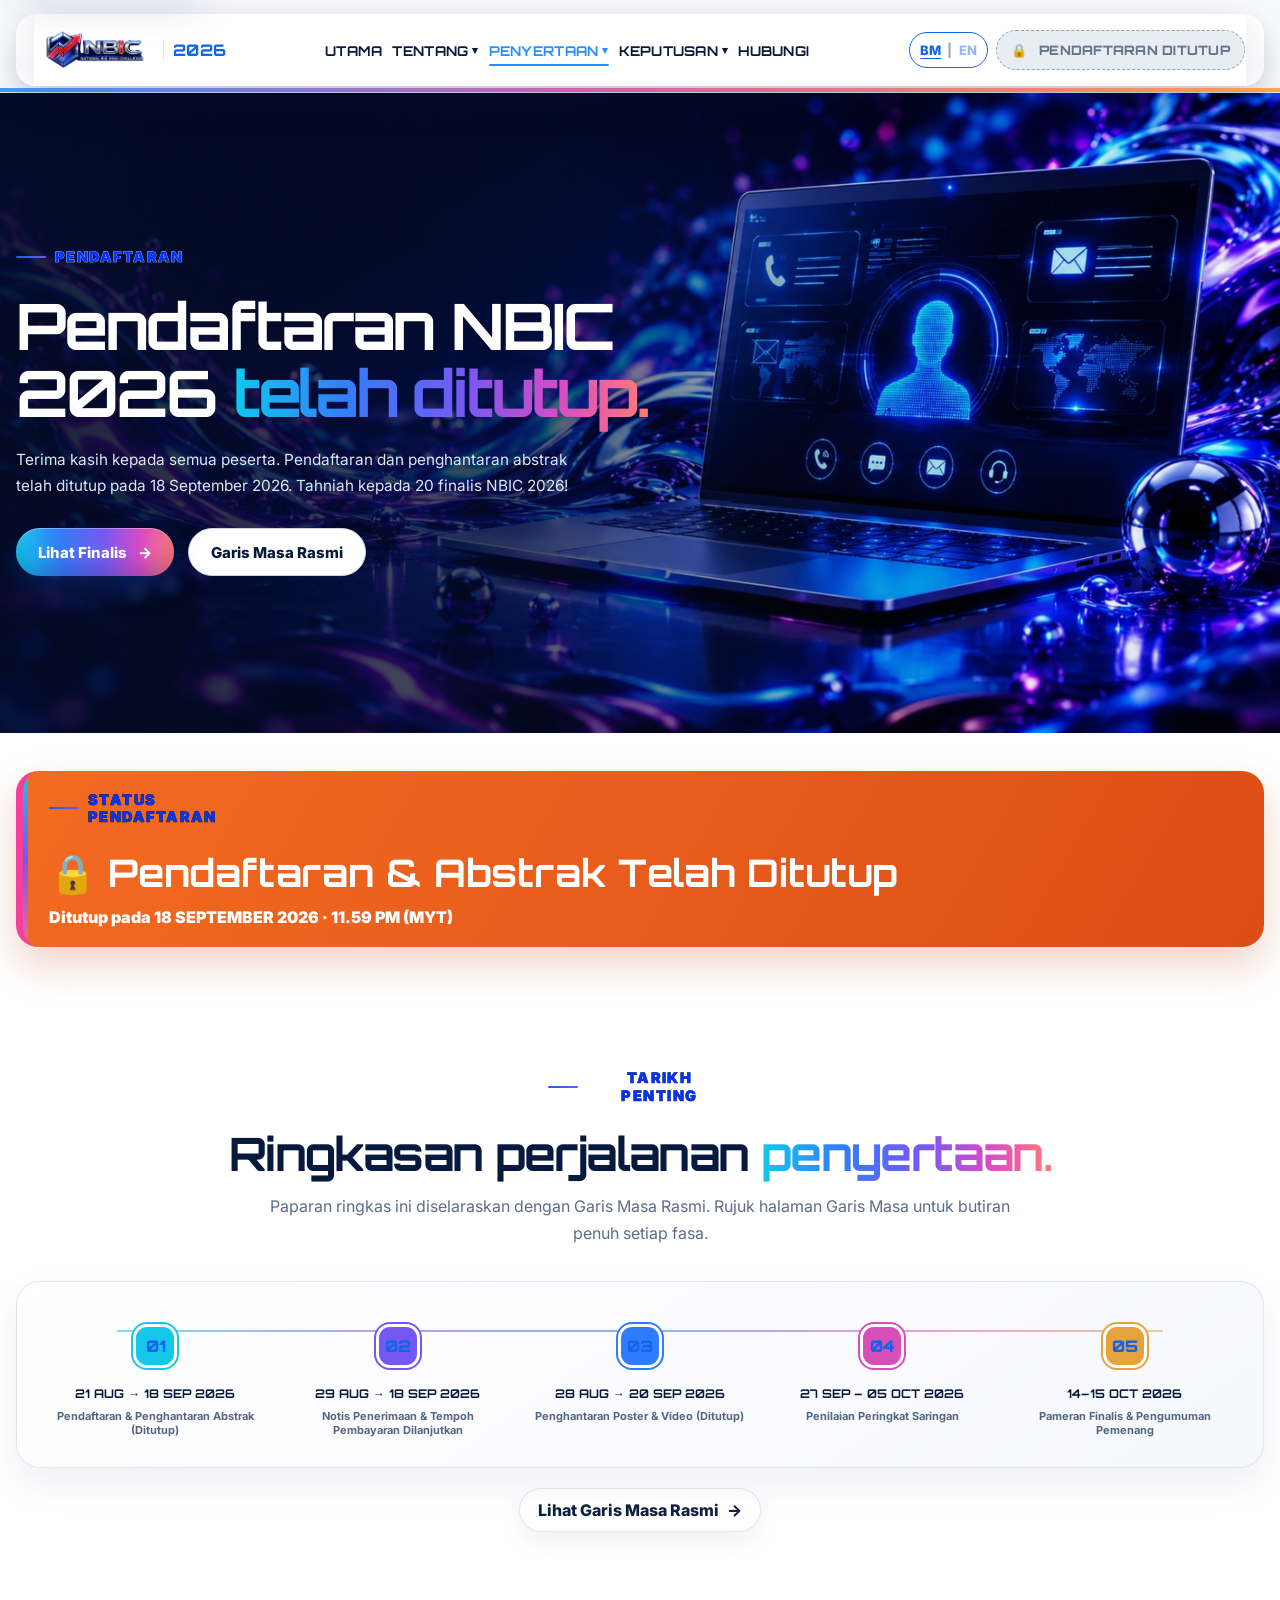
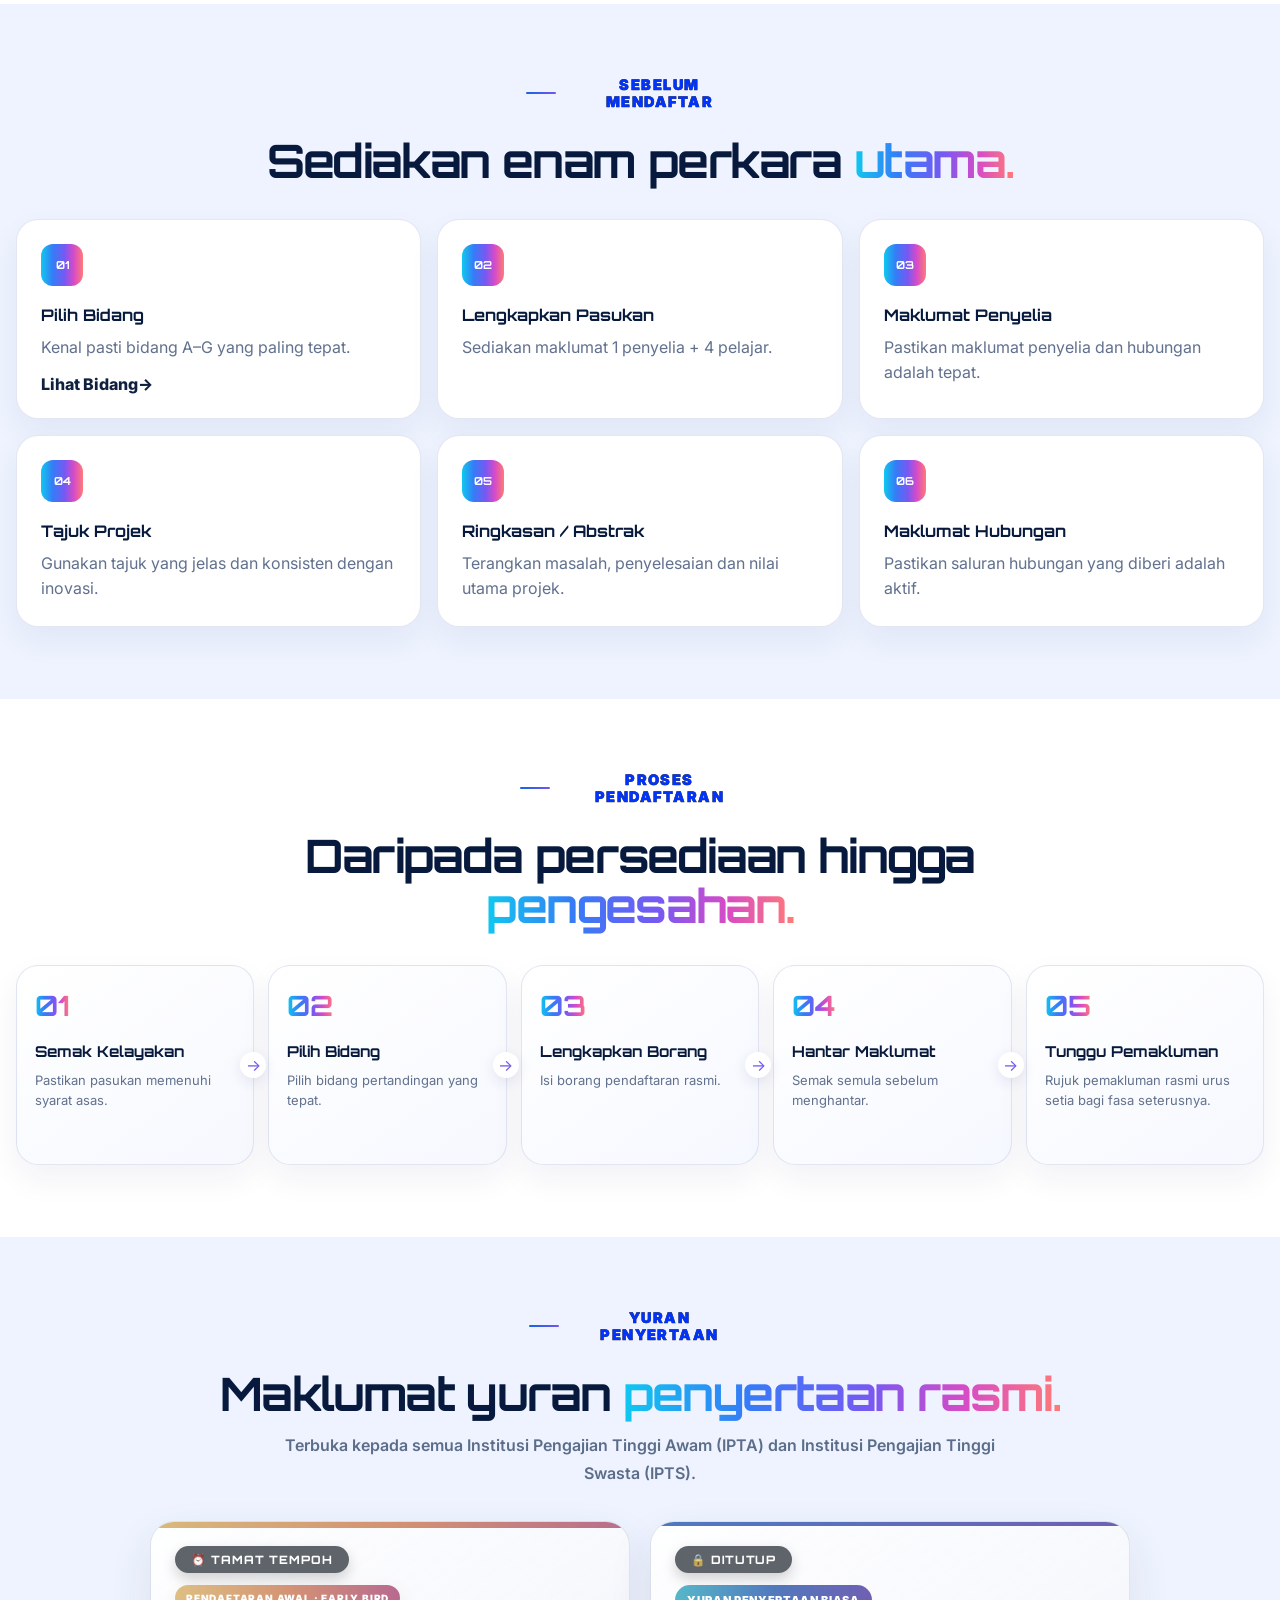
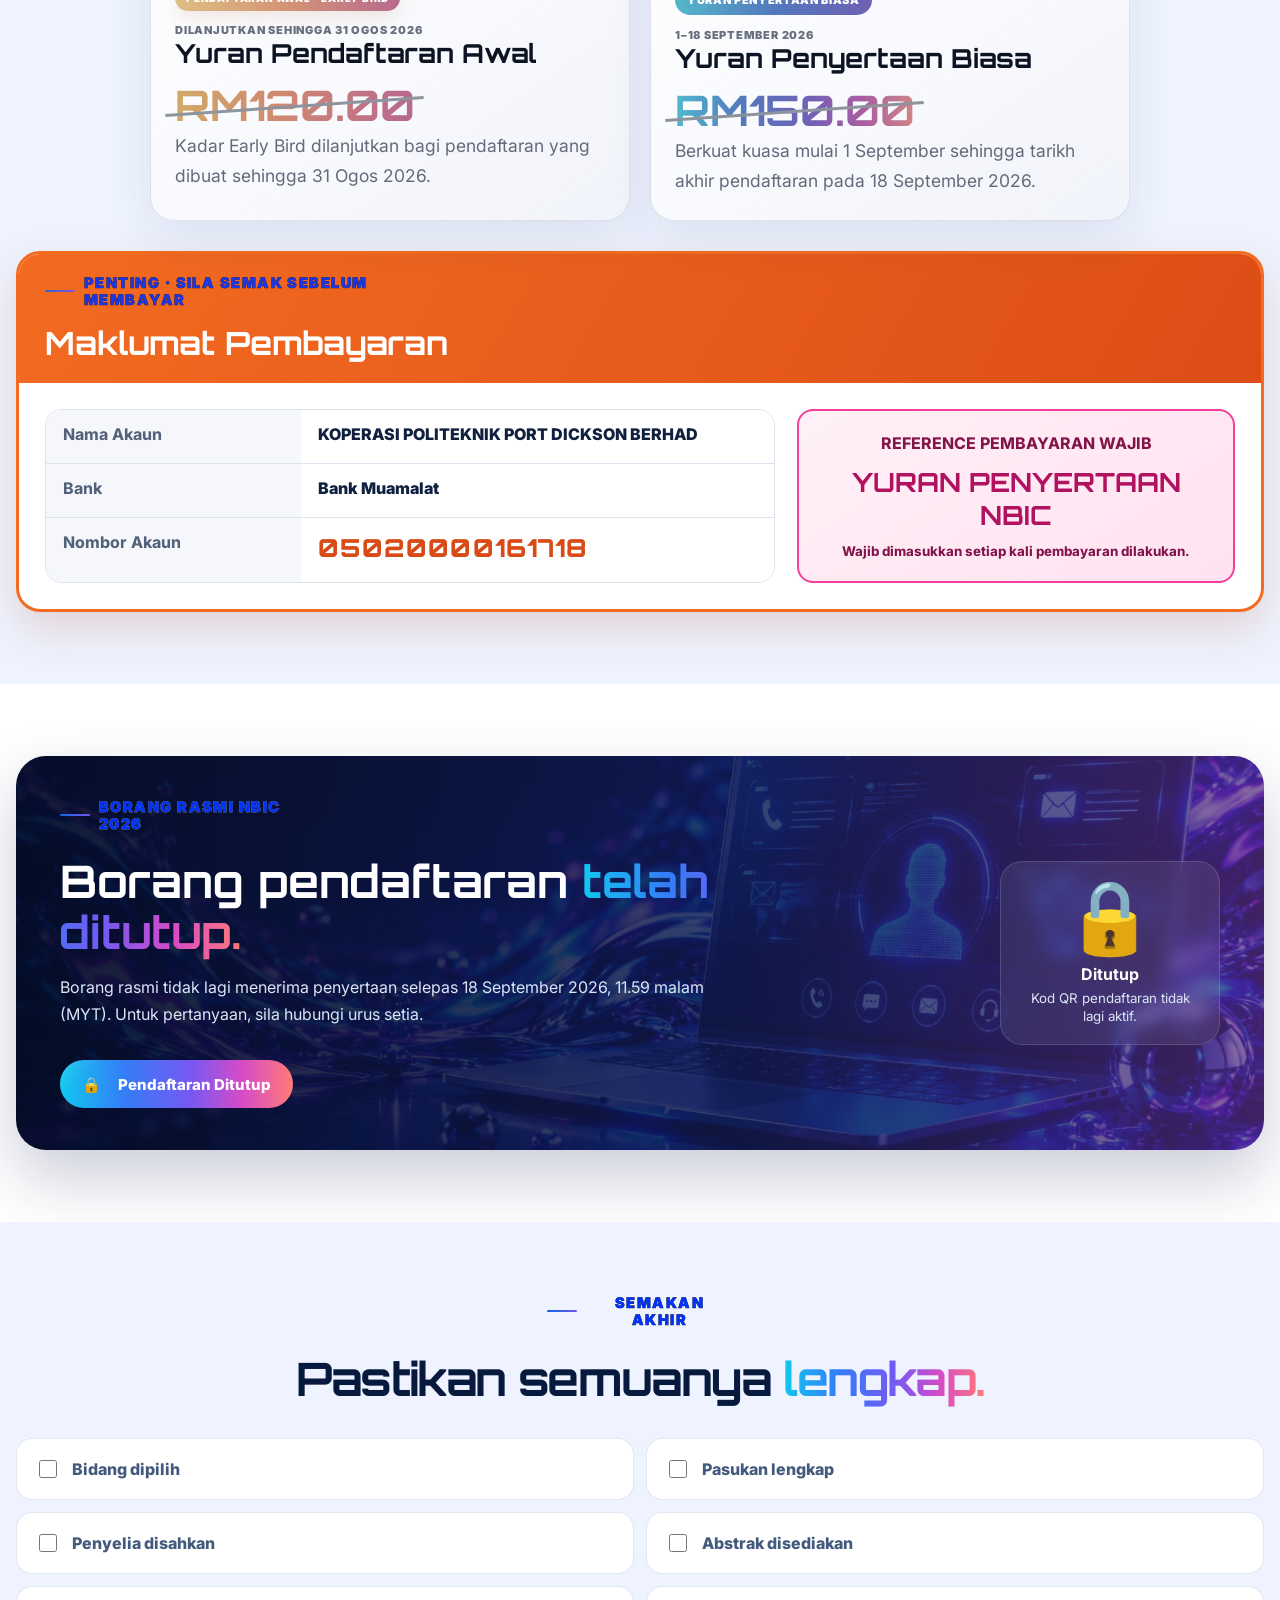
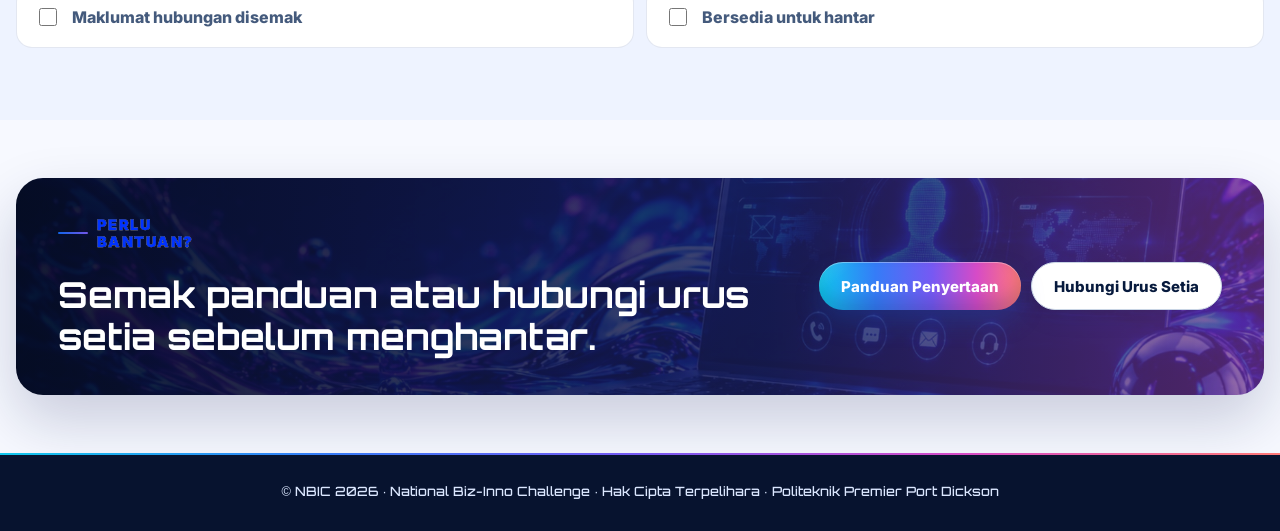
<file: registration.html>
<!DOCTYPE html>

<html data-lang="ms" lang="ms">
<head>
<meta charset="utf-8"/>
<meta content="width=device-width,initial-scale=1" name="viewport"/>
<link href="assets/images/favicon.ico" rel="icon" type="image/x-icon"/>
<link href="assets/images/favicon-32.png" rel="icon" sizes="32x32" type="image/png"/>
<link href="assets/images/favicon-192.png" rel="icon" sizes="192x192" type="image/png"/>
<link href="assets/images/apple-touch-icon.png" rel="apple-touch-icon"/>
<link href="https://fonts.googleapis.com" rel="preconnect"/>
<link crossorigin="" href="https://fonts.gstatic.com" rel="preconnect"/>
<link href="https://fonts.googleapis.com/css2?family=Inter:wght@400;500;600;700;800&amp;family=Orbitron:wght@500;600;700;800&amp;display=swap" rel="stylesheet"/>
<link href="css/styles.css?v=20260806-unified" rel="stylesheet"/>
<link href="css/theme.css?v=20260807-locked-system-v16" rel="stylesheet"/>
<link href="css/page-participate-v1.css?v=20260809-premium-v1" rel="stylesheet"/>
<link href="css/page-registration-v2.css?v=20260809-timeline-color-sync-v2-1" rel="stylesheet"/>
<title>NBIC 2026 | Pendaftaran</title>
<meta content="Halaman rasmi pendaftaran NBIC 2026: tarikh tutup, yuran, checklist, borang rasmi dan kod QR pendaftaran." name="description"/>
<meta content="NBIC 2026 | Pendaftaran" property="og:title"/>
<meta content="assets/images/registration-hero.png" property="og:image"/>
<link href="css/nav-footer-final-fix-v1.css?v=20260809-nav-footer-fix" rel="stylesheet"/><link href="css/critical-fixes-rc3.css?v=20260810-payment-qr-rc3" rel="stylesheet"/>
<style>
/* Standard countdown: orange panel, white type, fuchsia accent */
.deadline-panel{background:linear-gradient(120deg,#f36b21 0%,#dc4d16 100%)!important;border:0!important;border-left:7px solid #f43f9e!important;box-shadow:0 18px 40px rgba(190,69,18,.24)!important}
.deadline-panel,.deadline-panel *{color:#fff!important}
.deadline-panel h2{font-family:'Orbitron',sans-serif!important;color:#fff!important}
.deadline-panel .deadline-date{color:#fff!important}
.deadline-panel .countdown-grid>div{background:rgba(111,31,8,.22)!important;border:1px solid rgba(255,255,255,.78)!important;box-shadow:none!important}
.deadline-panel .countdown-grid strong{font-family:'Orbitron',sans-serif!important;color:#fff!important}
.deadline-panel .countdown-grid span{color:#fff!important;opacity:.92}
.payment-highlight{margin-top:30px;overflow:hidden;border:3px solid #f36b21;border-radius:24px;background:#fff;box-shadow:0 18px 42px rgba(175,66,20,.18)}
.payment-highlight-header{padding:20px 26px;background:linear-gradient(120deg,#f36b21 0%,#dc4d16 100%);color:#fff}
.payment-highlight-header .eyebrow{margin:0 0 5px;color:#fff!important;opacity:.9}
.payment-highlight-header h3{margin:0;color:#fff!important;font-family:'Orbitron',sans-serif;font-size:clamp(1.35rem,2.6vw,2rem)}
.payment-highlight-body{display:grid;grid-template-columns:1.25fr .75fr;gap:22px;padding:26px}
.bank-detail-list{display:grid;grid-template-columns:minmax(155px,.7fr) minmax(0,1.3fr);margin:0;border:1px solid #dbe3ef;border-radius:16px;overflow:hidden}
.bank-detail-list dt,.bank-detail-list dd{margin:0;padding:14px 17px;border-bottom:1px solid #dbe3ef}
.bank-detail-list dt{background:#f5f7fb;color:#53627a;font-weight:750}
.bank-detail-list dd{background:#fff;color:#10213f;font-weight:850;overflow-wrap:anywhere}
.bank-detail-list dd.account-number{color:#d94b16;font-family:'Orbitron',sans-serif;font-size:clamp(1.15rem,2.2vw,1.55rem);letter-spacing:.045em}
.bank-detail-list dt:last-of-type,.bank-detail-list dd:last-of-type{border-bottom:0}
.payment-reference-box{display:flex;flex-direction:column;justify-content:center;padding:22px;border:2px solid #f43f9e;border-radius:16px;background:linear-gradient(145deg,#fff0f7 0%,#ffe2f0 100%);text-align:center}
.payment-reference-box span{color:#821449;font-weight:750}
.payment-reference-box strong{display:block;margin:12px 0;color:#b11260;font-family:'Orbitron',sans-serif;font-size:clamp(1.15rem,2.3vw,1.65rem);line-height:1.25}
.payment-reference-box small{color:#821449;font-weight:700}
@media(max-width:760px){.payment-highlight-body{grid-template-columns:1fr;padding:19px}.bank-detail-list{grid-template-columns:1fr}.bank-detail-list dt{padding-bottom:5px;border-bottom:0}.bank-detail-list dd{padding-top:5px}.bank-detail-list dd:last-of-type{border-bottom:0}}
/* Early Bird expired indicator (kept in place per request; not removed, just marked closed) */
.fee-card-expired{position:relative;filter:grayscale(.45);opacity:.86}
.fee-card-expired .expired-indicator{display:inline-flex;align-items:center;gap:6px;margin:0 0 12px;padding:6px 16px;border-radius:999px;background:#5b6472;box-shadow:0 6px 14px rgba(0,0,0,.18)}
.fee-card-expired .expired-indicator span{color:#fff!important;font-family:'Orbitron',sans-serif;font-weight:800;font-size:.72rem;letter-spacing:.08em;text-transform:uppercase}
.fee-card-expired strong{position:relative}
.fee-card-expired strong::after{content:'';position:absolute;left:-4%;right:-4%;top:50%;height:3px;background:#8a94a6;transform:rotate(-4deg)}
</style><style>
.btn-closed{background:#e8ecf3!important;color:#64748b!important;border:1px dashed #94a3b8!important;box-shadow:none!important;cursor:not-allowed!important;pointer-events:none;user-select:none;filter:none!important;text-shadow:none!important}
.btn-closed .arrow{display:none}
.btn-closed .lock{margin-right:.4em}
.nav-item-closed{opacity:.55;cursor:not-allowed!important;pointer-events:none}
</style></head>
<body class="inner-page system-page participate-module registration-page">
<a class="skip-link" href="#main-content">Skip to main content</a>
<header class="site-header">
<div class="container navbar">
<nav aria-label="Primary navigation" class="nav-shell">
<a aria-label="NBIC 2026 home" class="brand" href="index.html">
<div class="brand-badge"><img alt="NBIC 2026 logo" src="assets/images/nbic-logo.png"/></div>
<span class="brand-year">2026</span>
</a>
<button aria-controls="navLinks" aria-expanded="false" aria-label="Open navigation" class="menu-toggle" id="menuToggle" type="button">
<span></span><span></span><span></span>
</button>
<div class="nav-links" id="navLinks">
<a href="index.html"><span class="lang-en">Home</span><span class="lang-ms">Utama</span></a>
<div class="nav-dropdown">
<button aria-expanded="false" class="nav-dropdown-toggle" type="button">
<span class="lang-en">About</span><span class="lang-ms">Tentang</span><span class="caret">▾</span>
</button>
<div class="nav-dropdown-menu">
<a href="program.html"><span class="lang-en">Programme</span><span class="lang-ms">Program</span></a>
<a href="categories.html"><span class="lang-en">Categories</span><span class="lang-ms">Bidang</span></a>
<a href="timeline.html"><span class="lang-en">Timeline</span><span class="lang-ms">Garis Masa</span></a>
</div>
</div>
<div class="nav-dropdown">
<button aria-expanded="false" class="nav-dropdown-toggle active" type="button">
<span class="lang-en">Participate</span><span class="lang-ms">Penyertaan</span><span class="caret">▾</span>
</button>
<div class="nav-dropdown-menu"><a href="participation-guide.html"><span class="lang-en">Participation Guide</span><span class="lang-ms">Panduan Penyertaan</span></a><a href="evaluation.html"><span class="lang-en">Evaluation Criteria</span><span class="lang-ms">Kriteria Penilaian</span></a><a class="active" href="registration.html"><span class="lang-en">Registration</span><span class="lang-ms">Pendaftaran</span></a><a class="nav-item-closed" role="link" aria-disabled="true" tabindex="-1"><span class="lang-en">🔒 Submission · Closed</span><span class="lang-ms">🔒 Penghantaran · Ditutup</span></a></div>
</div>
<div class="nav-dropdown">
<button aria-expanded="false" class="nav-dropdown-toggle" type="button">
<span class="lang-en">Results</span><span class="lang-ms">Keputusan</span><span class="caret">▾</span>
</button>
<div class="nav-dropdown-menu"><a href="gallery.html"><span class="lang-en">Gallery</span><span class="lang-ms">Galeri</span></a><a href="winners.html"><span class="lang-en">Finalists</span><span class="lang-ms">Finalis</span></a></div>
</div>
<a href="contact.html"><span class="lang-en">Contact</span><span class="lang-ms">Hubungi</span></a>
<div aria-label="Language switcher" class="lang-switch lang-switch-mobile">
<button data-set-lang="ms" type="button">BM</button><span class="sep">|</span><button data-set-lang="en" type="button">EN</button>
</div>
</div>
<div class="nav-actions">
<div class="lang-switch">
<button data-set-lang="ms" type="button">BM</button><span class="sep">|</span><button data-set-lang="en" type="button">EN</button>
</div>
<span class="nav-cta btn-closed" role="link" aria-disabled="true"><span class="lock" aria-hidden="true">🔒</span><span class="lang-en">Registration Closed</span><span class="lang-ms">Pendaftaran Ditutup</span></span>
</div>
</nav>
</div>
</header>
<main id="main-content">
<section aria-labelledby="registration-title" class="module-hero hero-registration registration-v2-hero">
<div class="container hero-module-inner">
<div class="module-hero-copy reveal">
<p class="eyebrow"><span class="lang-ms">Pendaftaran</span><span class="lang-en">Registration</span></p>
<h1 id="registration-title">
<span class="lang-ms">Pendaftaran NBIC 2026 <em>telah ditutup.</em></span>
<span class="lang-en">NBIC 2026 registration is <em>now closed.</em></span>
</h1>
<p>
<span class="lang-ms">Terima kasih kepada semua peserta. Pendaftaran dan penghantaran abstrak telah ditutup pada 18 September 2026. Tahniah kepada 20 finalis NBIC 2026!</span>
<span class="lang-en">Thank you to all participants. Registration and abstract submission closed on 18 September 2026. Congratulations to the 20 NBIC 2026 finalists!</span>
</p>
<div class="module-hero-actions">
<a class="btn-primary" href="winners.html#top-20-finalists"><span class="lang-ms">Lihat Finalis</span><span class="lang-en">View Finalists</span><span>→</span></a>
<a class="btn-outline-light" href="timeline.html"><span class="lang-ms">Garis Masa Rasmi</span><span class="lang-en">Official Timeline</span></a>
</div>
</div>
</div>
</section>
<section class="registration-deadline registration-v2-deadline">
<div class="container">
<div class="deadline-panel reveal" data-registration-countdown="" data-target="2026-09-18T23:59:59+08:00">
<div class="deadline-copy">
<p class="eyebrow"><span class="lang-ms">Status Pendaftaran</span><span class="lang-en">Registration Status</span></p>
<h2><span class="lang-ms">🔒 Pendaftaran &amp; Abstrak Telah Ditutup</span><span class="lang-en">🔒 Registration &amp; Abstract Submission Closed</span></h2>
<p class="deadline-date"><span class="lang-ms">Ditutup pada 18 SEPTEMBER 2026 · 11.59 PM (MYT)</span><span class="lang-en">Closed on 18 SEPTEMBER 2026 · 11.59 PM (MYT)</span></p>
</div>
<div aria-hidden="true" class="countdown-grid" style="display:none">
<div><strong data-count="days">00</strong><span><span class="lang-ms">Hari</span><span class="lang-en">Days</span></span></div>
<div><strong data-count="hours">00</strong><span><span class="lang-ms">Jam</span><span class="lang-en">Hours</span></span></div>
<div><strong data-count="minutes">00</strong><span><span class="lang-ms">Minit</span><span class="lang-en">Minutes</span></span></div>
<div><strong data-count="seconds">00</strong><span><span class="lang-ms">Saat</span><span class="lang-en">Seconds</span></span></div>
</div>
</div>
</div>
</section>
<section class="module-section registration-milestones-section">
<div class="container">
<div class="section-title reveal">
<p class="eyebrow"><span class="lang-ms">Tarikh Penting</span><span class="lang-en">Key Dates</span></p>
<h2><span class="lang-ms">Ringkasan perjalanan <em>penyertaan.</em></span><span class="lang-en">A quick view of the <em>participation journey.</em></span></h2>
<p><span class="lang-ms">Paparan ringkas ini diselaraskan dengan Garis Masa Rasmi. Rujuk halaman Garis Masa untuk butiran penuh setiap fasa.</span><span class="lang-en">This summary is synchronized with the Official Timeline. Refer to the Timeline page for complete phase details.</span></p>
</div>
<div class="registration-milestone-strip reveal">
<article class="milestone-step">
<span class="step-no">01</span>
<strong>21 AUG → 18 SEP 2026</strong>
<b><span class="lang-ms">Pendaftaran &amp; Penghantaran Abstrak (Ditutup)</span><span class="lang-en">Registration &amp; Abstract Submission (Closed)</span></b>
</article>
<article class="milestone-step">
<span class="step-no">02</span>
<strong>29 AUG → 18 SEP 2026</strong>
<b><span class="lang-ms">Notis Penerimaan &amp; Tempoh Pembayaran Dilanjutkan</span><span class="lang-en">Acceptance Notice &amp; Payment Period Extended</span></b>
</article>
<article class="milestone-step">
<span class="step-no">03</span>
<strong>28 AUG → 20 SEP 2026</strong>
<b><span class="lang-ms">Penghantaran Poster &amp; Video (Ditutup)</span><span class="lang-en">Poster &amp; Video Submission (Closed)</span></b>
</article>
<article class="milestone-step">
<span class="step-no">04</span>
<strong>27 SEP – 05 OCT 2026</strong>
<b><span class="lang-ms">Penilaian Peringkat Saringan</span><span class="lang-en">Preliminary-Round Evaluation</span></b>
</article>
<article class="milestone-step is-current">
<span class="step-no">05</span>
<strong>14–15 OCT 2026</strong>
<b><span class="lang-ms">Pameran Finalis &amp; Pengumuman Pemenang</span><span class="lang-en">Finalist Exhibition &amp; Winner Announcement</span></b>
</article>
</div>
<div class="section-link-row reveal">
<a class="btn-soft" href="timeline.html"><span class="lang-ms">Lihat Garis Masa Rasmi</span><span class="lang-en">View Official Timeline</span><span>→</span></a>
</div>
</div>
</section>
<section class="module-section section-fog">
<div class="container">
<div class="section-title reveal">
<p class="eyebrow"><span class="lang-ms">Sebelum Mendaftar</span><span class="lang-en">Before You Register</span></p>
<h2><span class="lang-ms">Sediakan enam perkara <em>utama.</em></span><span class="lang-en">Prepare six <em>essential items.</em></span></h2>
</div>
<div class="prepare-card-grid">
<article class="prepare-card reveal"><span>01</span><h3><span class="lang-ms">Pilih Bidang</span><span class="lang-en">Choose an Area</span></h3><p><span class="lang-ms">Kenal pasti bidang A–G yang paling tepat.</span><span class="lang-en">Identify the most appropriate Area A–G.</span></p><a href="categories.html"><span class="lang-ms">Lihat Bidang</span><span class="lang-en">View Areas</span> →</a></article>
<article class="prepare-card reveal"><span>02</span><h3><span class="lang-ms">Lengkapkan Pasukan</span><span class="lang-en">Complete the Team</span></h3><p><span class="lang-ms">Sediakan maklumat 1 penyelia + 4 pelajar.</span><span class="lang-en">Prepare details for 1 supervisor + 4 students.</span></p></article>
<article class="prepare-card reveal"><span>03</span><h3><span class="lang-ms">Maklumat Penyelia</span><span class="lang-en">Supervisor Details</span></h3><p><span class="lang-ms">Pastikan maklumat penyelia dan hubungan adalah tepat.</span><span class="lang-en">Ensure supervisor and contact information is accurate.</span></p></article>
<article class="prepare-card reveal"><span>04</span><h3><span class="lang-ms">Tajuk Projek</span><span class="lang-en">Project Title</span></h3><p><span class="lang-ms">Gunakan tajuk yang jelas dan konsisten dengan inovasi.</span><span class="lang-en">Use a clear title that accurately represents the innovation.</span></p></article>
<article class="prepare-card reveal"><span>05</span><h3><span class="lang-ms">Ringkasan / Abstrak</span><span class="lang-en">Summary / Abstract</span></h3><p><span class="lang-ms">Terangkan masalah, penyelesaian dan nilai utama projek.</span><span class="lang-en">Explain the problem, solution and primary value of the project.</span></p></article>
<article class="prepare-card reveal"><span>06</span><h3><span class="lang-ms">Maklumat Hubungan</span><span class="lang-en">Contact Details</span></h3><p><span class="lang-ms">Pastikan saluran hubungan yang diberi adalah aktif.</span><span class="lang-en">Ensure the contact channel provided is active.</span></p></article>
</div>
</div>
</section>
<section class="module-section registration-process-section">
<div class="container">
<div class="section-title reveal">
<p class="eyebrow"><span class="lang-ms">Proses Pendaftaran</span><span class="lang-en">Registration Process</span></p>
<h2><span class="lang-ms">Daripada persediaan hingga <em>pengesahan.</em></span><span class="lang-en">From preparation to <em>confirmation.</em></span></h2>
</div>
<div class="registration-process-flow reveal">
<article><span>01</span><h3><span class="lang-ms">Semak Kelayakan</span><span class="lang-en">Check Eligibility</span></h3><p><span class="lang-ms">Pastikan pasukan memenuhi syarat asas.</span><span class="lang-en">Confirm that the team meets the basic requirements.</span></p></article>
<article><span>02</span><h3><span class="lang-ms">Pilih Bidang</span><span class="lang-en">Choose Area</span></h3><p><span class="lang-ms">Pilih bidang pertandingan yang tepat.</span><span class="lang-en">Select the appropriate competition area.</span></p></article>
<article><span>03</span><h3><span class="lang-ms">Lengkapkan Borang</span><span class="lang-en">Complete Form</span></h3><p><span class="lang-ms">Isi borang pendaftaran rasmi.</span><span class="lang-en">Complete the official registration form.</span></p></article>
<article><span>04</span><h3><span class="lang-ms">Hantar Maklumat</span><span class="lang-en">Submit Details</span></h3><p><span class="lang-ms">Semak semula sebelum menghantar.</span><span class="lang-en">Review all details before submission.</span></p></article>
<article><span>05</span><h3><span class="lang-ms">Tunggu Pemakluman</span><span class="lang-en">Await Notification</span></h3><p><span class="lang-ms">Rujuk pemakluman rasmi urus setia bagi fasa seterusnya.</span><span class="lang-en">Refer to official secretariat notification for the next phase.</span></p></article>
</div>
</div>
</section>

<section class="module-section section-fog registration-fee-section">
<div class="container">
<div class="section-title reveal">
<p class="eyebrow"><span class="lang-ms">Yuran Penyertaan</span><span class="lang-en">Participation Fee</span></p>
<h2><span class="lang-ms">Maklumat yuran <em>penyertaan rasmi.</em></span><span class="lang-en">Official <em>participation fee</em> information.</span></h2>
<p class="fee-eligibility-note"><span class="lang-ms">Terbuka kepada semua Institusi Pengajian Tinggi Awam (IPTA) dan Institusi Pengajian Tinggi Swasta (IPTS).</span><span class="lang-en">Open to all Public and Private Higher Education Institutions (IPTA/IPTS).</span></p>
</div>
<div class="fee-grid fee-grid-open">
<article class="fee-card fee-card-earlybird fee-card-expired reveal">
<span class="expired-indicator"><span class="lang-ms">⏰ TAMAT TEMPOH</span><span class="lang-en">⏰ EXPIRED</span></span>
<span class="earlybird-badge"><span class="lang-ms">PENDAFTARAN AWAL · EARLY BIRD</span><span class="lang-en">EARLY BIRD REGISTRATION</span></span>
<span class="fee-type"><span class="lang-ms">Dilanjutkan sehingga 31 Ogos 2026</span><span class="lang-en">Extended until 31 August 2026</span></span>
<h3><span class="lang-ms">Yuran Pendaftaran Awal</span><span class="lang-en">Early Bird Fee</span></h3>
<strong>RM120.00</strong>
<p><span class="lang-ms">Kadar Early Bird dilanjutkan bagi pendaftaran yang dibuat sehingga 31 Ogos 2026.</span><span class="lang-en">The Early Bird rate is extended for registrations completed on or before 31 August 2026.</span></p>
</article>
<article class="fee-card fee-card-standard fee-card-expired reveal">
<span class="expired-indicator"><span class="lang-ms">🔒 DITUTUP</span><span class="lang-en">🔒 CLOSED</span></span>
<span class="standard-fee-badge"><span class="lang-ms">YURAN PENYERTAAN BIASA</span><span class="lang-en">STANDARD PARTICIPATION FEE</span></span>
<span class="fee-type"><span class="lang-ms">1–18 September 2026</span><span class="lang-en">1–18 September 2026</span></span>
<h3><span class="lang-ms">Yuran Penyertaan Biasa</span><span class="lang-en">Standard Fee</span></h3>
<strong>RM150.00</strong>
<p><span class="lang-ms">Berkuat kuasa mulai 1 September sehingga tarikh akhir pendaftaran pada 18 September 2026.</span><span class="lang-en">Applicable from 1 September until the registration deadline on 18 September 2026.</span></p>
</article>
</div>
<article class="payment-highlight reveal" aria-labelledby="payment-title">
<header class="payment-highlight-header">
<p class="eyebrow"><span class="lang-ms">Penting · Sila Semak Sebelum Membayar</span><span class="lang-en">Important · Check Before Payment</span></p>
<h3 id="payment-title"><span class="lang-ms">Maklumat Pembayaran</span><span class="lang-en">Payment Details</span></h3>
</header>
<div class="payment-highlight-body">
<dl class="bank-detail-list">
<dt><span class="lang-ms">Nama Akaun</span><span class="lang-en">Account Name</span></dt>
<dd>KOPERASI POLITEKNIK PORT DICKSON BERHAD</dd>
<dt><span class="lang-ms">Bank</span><span class="lang-en">Bank</span></dt>
<dd>Bank Muamalat</dd>
<dt><span class="lang-ms">Nombor Akaun</span><span class="lang-en">Account Number</span></dt>
<dd class="account-number">05020000161718</dd>
</dl>
<aside class="payment-reference-box" aria-label="Mandatory payment reference">
<span><span class="lang-ms">REFERENCE PEMBAYARAN WAJIB</span><span class="lang-en">MANDATORY PAYMENT REFERENCE</span></span>
<strong>YURAN PENYERTAAN NBIC</strong>
<small><span class="lang-ms">Wajib dimasukkan setiap kali pembayaran dilakukan.</span><span class="lang-en">Must be entered for every payment.</span></small>
</aside>
</div>
</article>
</div>
</section>

<section class="module-section official-form-section" id="official-form">
<div class="container">
<div class="official-form-card reveal">
<div class="official-form-copy">
<p class="eyebrow"><span class="lang-ms">Borang Rasmi NBIC 2026</span><span class="lang-en">Official NBIC 2026 Form</span></p>
<h2><span class="lang-ms">Borang pendaftaran <em>telah ditutup.</em></span><span class="lang-en">The registration form is <em>now closed.</em></span></h2>
<p><span class="lang-ms">Borang rasmi tidak lagi menerima penyertaan selepas 18 September 2026, 11.59 malam (MYT). Untuk pertanyaan, sila hubungi urus setia.</span><span class="lang-en">The official form no longer accepts entries after 18 September 2026, 11.59 PM (MYT). For enquiries, please contact the secretariat.</span></p>
<span class="btn-primary form-main-cta btn-closed" role="link" aria-disabled="true"><span class="lock" aria-hidden="true">🔒</span><span class="lang-ms">Pendaftaran Ditutup</span><span class="lang-en">Registration Closed</span></span>
</div>
<div class="official-form-qr">
<span aria-hidden="true" style="font-size:72px;line-height:1">🔒</span>
<strong><span class="lang-ms">Ditutup</span><span class="lang-en">Closed</span></strong>
<small><span class="lang-ms">Kod QR pendaftaran tidak lagi aktif.</span><span class="lang-en">The registration QR code is no longer active.</span></small>
</div>
</div>
</div>
</section>
<section class="module-section section-fog">
<div class="container">
<div class="section-title reveal">
<p class="eyebrow"><span class="lang-ms">Semakan Akhir</span><span class="lang-en">Final Check</span></p>
<h2><span class="lang-ms">Pastikan semuanya <em>lengkap.</em></span><span class="lang-en">Make sure everything is <em>complete.</em></span></h2>
</div>
<div class="check-grid check-grid-v2">
<label><input type="checkbox"/> <span><span class="lang-ms">Bidang dipilih</span><span class="lang-en">Area selected</span></span></label>
<label><input type="checkbox"/> <span><span class="lang-ms">Pasukan lengkap</span><span class="lang-en">Team complete</span></span></label>
<label><input type="checkbox"/> <span><span class="lang-ms">Penyelia disahkan</span><span class="lang-en">Supervisor confirmed</span></span></label>
<label><input type="checkbox"/> <span><span class="lang-ms">Abstrak disediakan</span><span class="lang-en">Abstract prepared</span></span></label>
<label><input type="checkbox"/> <span><span class="lang-ms">Maklumat hubungan disemak</span><span class="lang-en">Contact details checked</span></span></label>
<label><input type="checkbox"/> <span><span class="lang-ms">Bersedia untuk hantar</span><span class="lang-en">Ready to submit</span></span></label>
</div>
</div>
</section>
<section class="module-cta registration-final-cta">
<div class="container">
<div class="cta-panel-premium reveal">
<div>
<p class="eyebrow"><span class="lang-ms">Perlu Bantuan?</span><span class="lang-en">Need Assistance?</span></p>
<h2><span class="lang-ms">Semak panduan atau hubungi urus setia sebelum menghantar.</span><span class="lang-en">Review the guide or contact the secretariat before submitting.</span></h2>
</div>
<div class="cta-actions-dual">
<a class="btn-primary" href="participation-guide.html"><span class="lang-ms">Panduan Penyertaan</span><span class="lang-en">Participation Guide</span></a>
<a class="btn-outline-light" href="contact.html"><span class="lang-ms">Hubungi Urus Setia</span><span class="lang-en">Contact Secretariat</span></a>
</div>
</div>
</div>
</section>
</main>
<footer class="site-footer nbic-minimal-footer">
<div class="nbic-footer-line">© NBIC 2026 · National Biz-Inno Challenge · Hak Cipta Terpelihara · Politeknik Premier Port Dickson</div>
</footer>
<script src="js/script.js?v=20260807-menu-fix"></script>
<script src="js/mobile-nav-fix.js?v=20260807-menu-fix"></script>
<script src="js/page-participate-v1.js?v=20260809-premium-v1"></script>
<script src="js/page-registration-v2.js?v=20260809-home-timeline-sync-v2"></script>
</body>
</html>
</file>
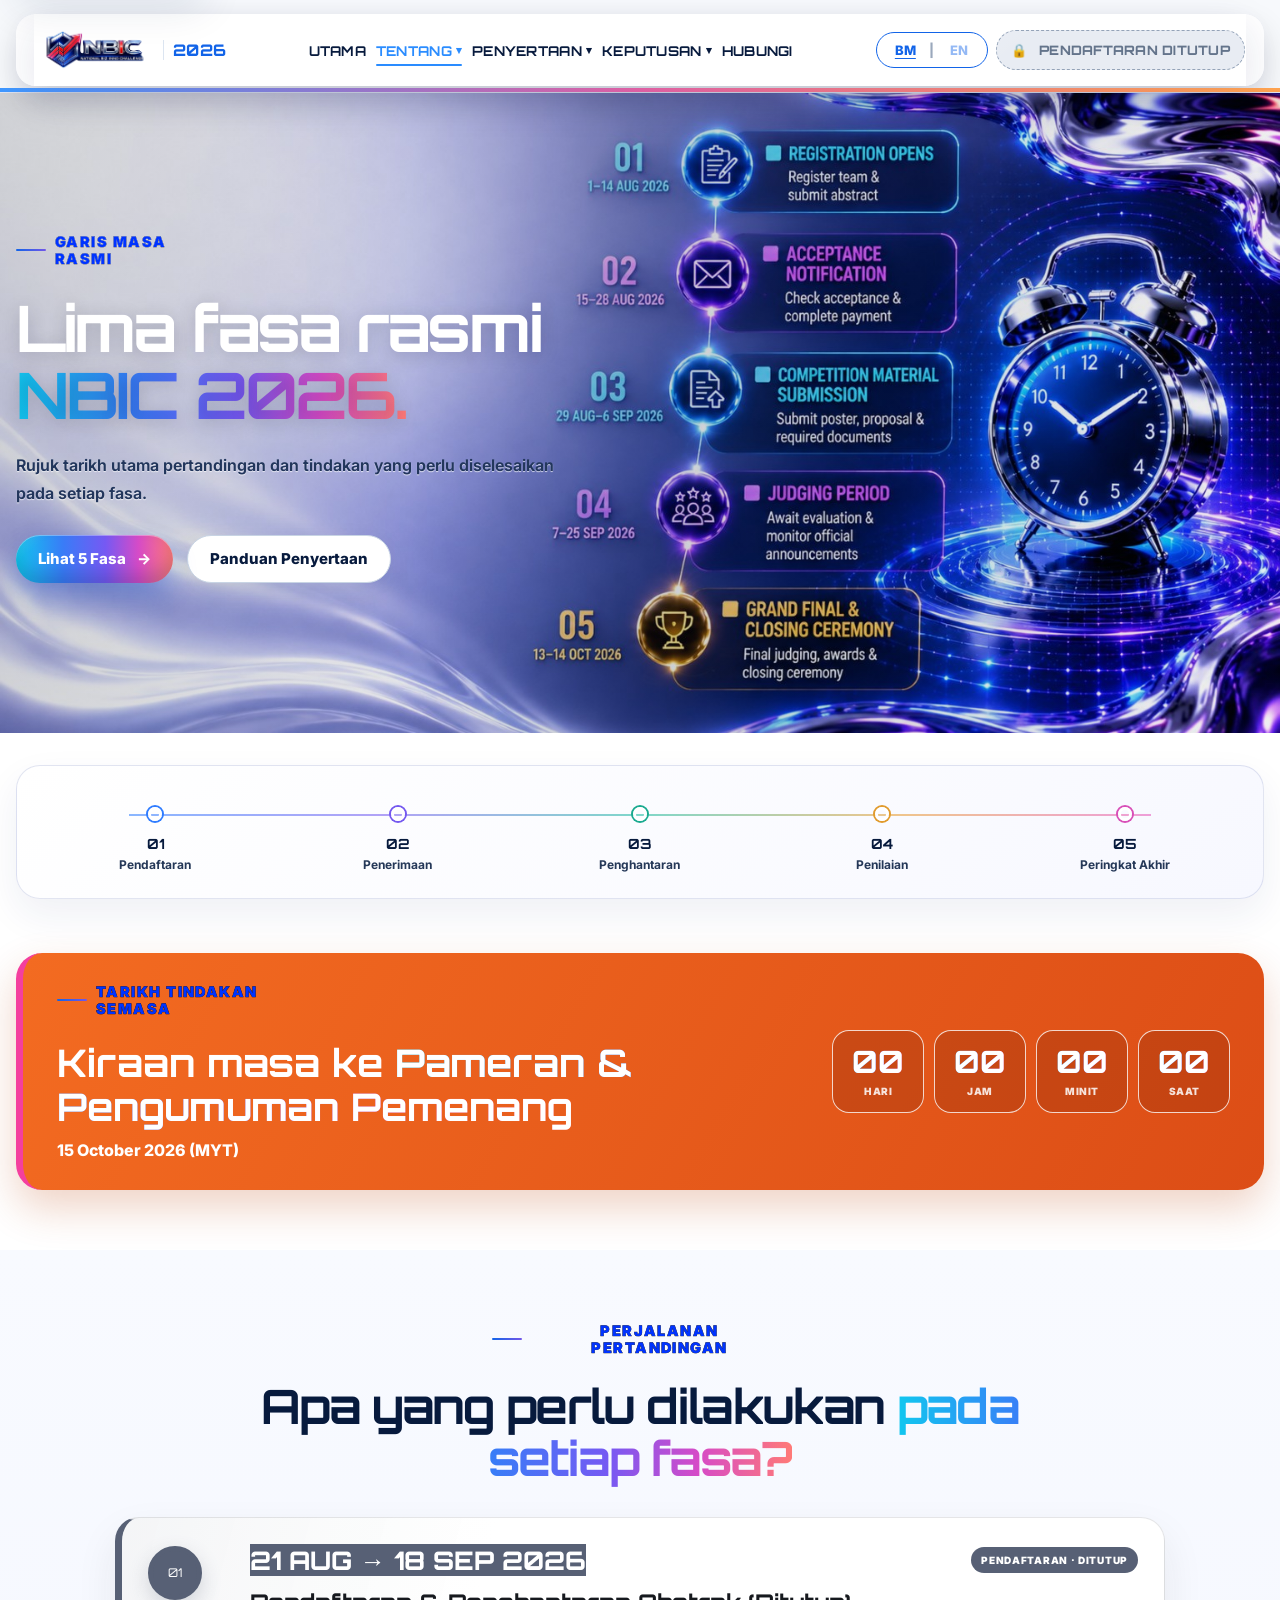
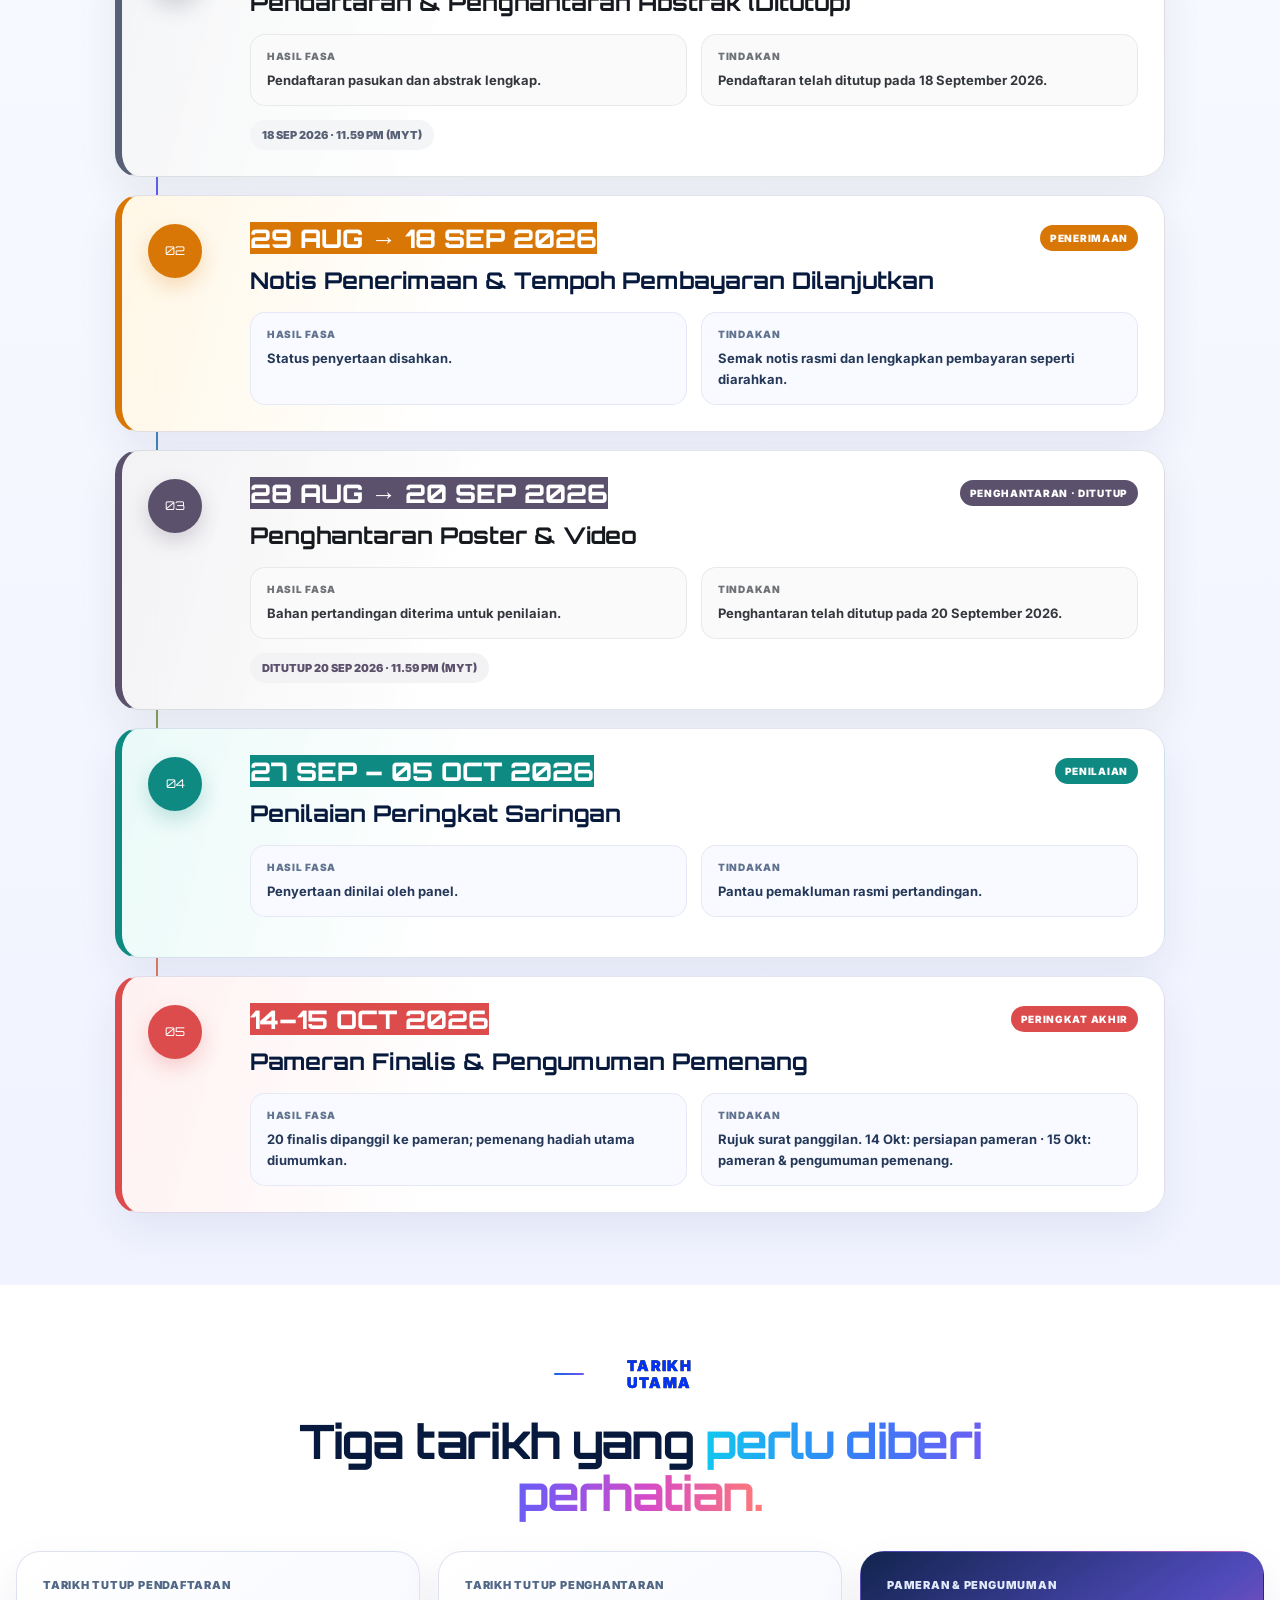
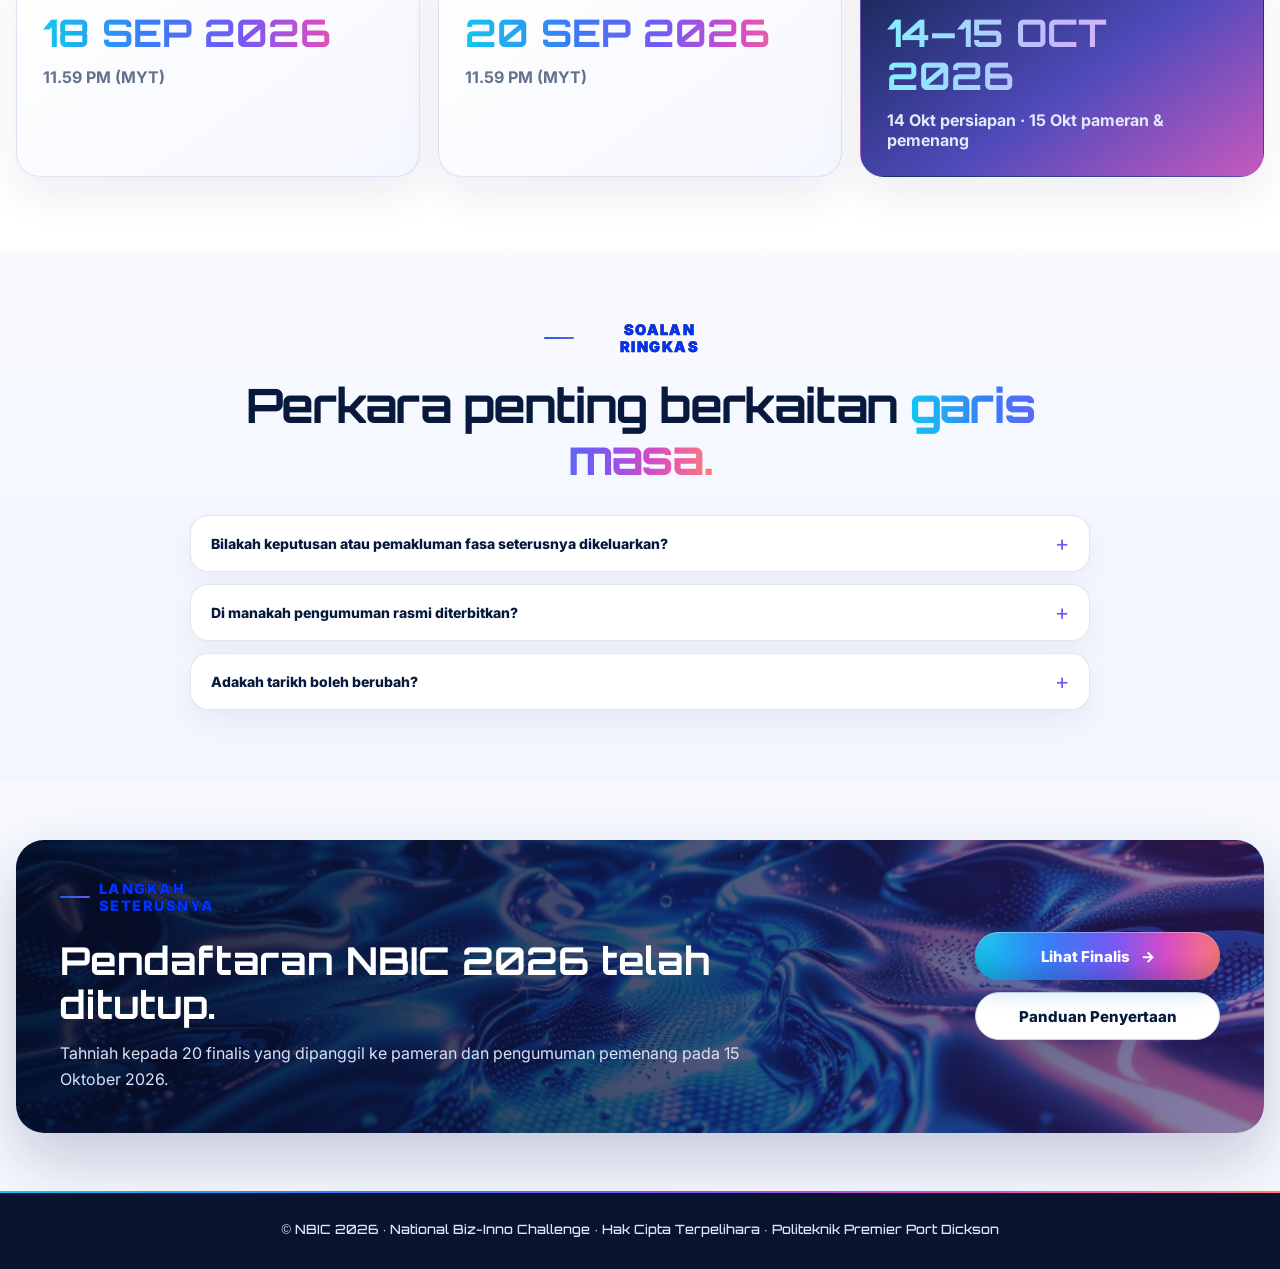
<file: timeline.html>
<!DOCTYPE html>

<html data-lang="ms" lang="ms">
<head>
<meta charset="utf-8"/>
<meta content="width=device-width, initial-scale=1" name="viewport"/>
<meta content="#071a3d" name="theme-color"/>
<meta content="Garis masa rasmi NBIC 2026: pendaftaran, pemakluman penerimaan, penghantaran bahan, penilaian dan peringkat akhir." name="description"/>
<title>NBIC 2026 | Garis Masa Rasmi</title>
<link href="assets/images/favicon.ico" rel="icon" type="image/x-icon"/>
<link href="assets/images/favicon-32.png" rel="icon" sizes="32x32" type="image/png"/>
<link href="assets/images/favicon-192.png" rel="icon" sizes="192x192" type="image/png"/>
<link href="assets/images/apple-touch-icon.png" rel="apple-touch-icon"/>
<meta content="website" property="og:type"/>
<meta content="NBIC 2026" property="og:site_name"/>
<meta content="https://nbic2026-ppd.github.io/NBIC-PPD/timeline.html" property="og:url"/>
<meta content="NBIC 2026 | Garis Masa Rasmi" property="og:title"/>
<meta content="Ikuti lima fasa utama NBIC 2026 daripada pendaftaran hingga peringkat akhir." property="og:description"/>
<meta content="summary_large_image" name="twitter:card"/>
<link href="https://fonts.googleapis.com" rel="preconnect"/>
<link crossorigin="" href="https://fonts.gstatic.com" rel="preconnect"/>
<link href="https://fonts.googleapis.com/css2?family=Inter:wght@400;500;600;700;800&amp;family=Orbitron:wght@500;600;700;800&amp;display=swap" rel="stylesheet"/>
<link href="css/styles.css?v=20260806-unified" rel="stylesheet"/>
<link href="css/theme.css?v=20260807-locked-system-v16" rel="stylesheet"/>
<link href="css/page-timeline-v3.css?v=20260808-timeline-hero-countdown-v3" rel="stylesheet"/>
<link href="css/nav-footer-final-fix-v1.css?v=20260809-nav-footer-fix" rel="stylesheet"/>
<style>
/* NBIC timeline phase colour system */
.phase-card{--phase:#2563eb;--phase-soft:#eff6ff;border-left:7px solid var(--phase)!important;background:linear-gradient(105deg,var(--phase-soft) 0,rgba(255,255,255,.98) 34%)!important}
.phase-card .phase-index{background:var(--phase)!important;color:#fff!important;border-color:var(--phase)!important;box-shadow:0 8px 20px color-mix(in srgb,var(--phase) 24%,transparent)!important}
.phase-card .phase-topline time,.phase-card .phase-status{background:var(--phase)!important;color:#fff!important;border-color:var(--phase)!important}
.phase-card .phase-deadline{color:var(--phase)!important;border-color:color-mix(in srgb,var(--phase) 36%,#fff)!important;background:var(--phase-soft)!important}
.phase-registration{--phase:#2563eb;--phase-soft:#eff6ff}
.phase-acceptance{--phase:#d97706;--phase-soft:#fff7e6}
.phase-submission{--phase:#7c3aed;--phase-soft:#f5f0ff}
.phase-judging{--phase:#0f8a83;--phase-soft:#eafaf8}
.phase-final{--phase:#dc4c4c;--phase-soft:#fff1f1}
@media(max-width:700px){.phase-card{border-left-width:5px!important}}
/* Standard countdown: orange panel, white type, fuchsia accent */
.current-deadline-panel{background:linear-gradient(120deg,#f36b21 0%,#dc4d16 100%)!important;border:0!important;border-left:7px solid #f43f9e!important;box-shadow:0 18px 40px rgba(190,69,18,.24)!important}
.current-deadline-panel,.current-deadline-panel *{color:#fff!important}
.current-deadline-panel h2,.current-deadline-panel h2 em{font-family:'Orbitron',sans-serif!important;color:#fff!important}
.current-deadline-panel .timeline-countdown-grid>div{background:rgba(111,31,8,.22)!important;border:1px solid rgba(255,255,255,.78)!important;box-shadow:none!important}
.current-deadline-panel .timeline-countdown-grid strong{font-family:'Orbitron',sans-serif!important;color:#fff!important}
.current-deadline-panel .timeline-countdown-grid span{color:#fff!important;opacity:.92}
</style><style>
.btn-closed{background:#e8ecf3!important;color:#64748b!important;border:1px dashed #94a3b8!important;box-shadow:none!important;cursor:not-allowed!important;pointer-events:none;user-select:none;filter:none!important;text-shadow:none!important}
.btn-closed .arrow{display:none}
.btn-closed .lock{margin-right:.4em}
.nav-item-closed{opacity:.55;cursor:not-allowed!important;pointer-events:none}
.phase-card.is-closed{filter:grayscale(.85);opacity:.82}
</style></head>
<body class="inner-page system-page timeline-page timeline-master-page">
<a class="skip-link" href="#main-content">Skip to main content</a>
<header class="site-header">
<div class="container navbar">
<nav aria-label="Primary navigation" class="nav-shell">
<a aria-label="NBIC 2026 home" class="brand" href="index.html">
<div class="brand-badge"><img alt="NBIC 2026 logo" src="assets/images/nbic-logo.png"/></div>
<span class="brand-year">2026</span>
</a>
<button aria-controls="navLinks" aria-expanded="false" aria-label="Open navigation" class="menu-toggle" id="menuToggle" type="button">
<span></span><span></span><span></span>
</button>
<div class="nav-links" id="navLinks">
<a href="index.html"><span class="lang-en">Home</span><span class="lang-ms">Utama</span></a>
<div class="nav-dropdown">
<button aria-expanded="false" class="nav-dropdown-toggle active" type="button">
<span class="lang-en">About</span><span class="lang-ms">Tentang</span><span class="caret">▾</span>
</button>
<div class="nav-dropdown-menu">
<a href="program.html"><span class="lang-en">Programme</span><span class="lang-ms">Program</span></a>
<a href="categories.html"><span class="lang-en">Categories</span><span class="lang-ms">Bidang</span></a>
<a class="active" href="timeline.html"><span class="lang-en">Timeline</span><span class="lang-ms">Garis Masa</span></a>
</div>
</div>
<div class="nav-dropdown">
<button aria-expanded="false" class="nav-dropdown-toggle" type="button">
<span class="lang-en">Participate</span><span class="lang-ms">Penyertaan</span><span class="caret">▾</span>
</button>
<div class="nav-dropdown-menu"><a href="participation-guide.html"><span class="lang-en">Participation Guide</span><span class="lang-ms">Panduan Penyertaan</span></a><a href="evaluation.html"><span class="lang-en">Evaluation Criteria</span><span class="lang-ms">Kriteria Penilaian</span></a><a href="registration.html"><span class="lang-en">Registration</span><span class="lang-ms">Pendaftaran</span></a><a class="nav-item-closed" role="link" aria-disabled="true" tabindex="-1"><span class="lang-en">🔒 Submission · Closed</span><span class="lang-ms">🔒 Penghantaran · Ditutup</span></a></div>
</div>
<div class="nav-dropdown">
<button aria-expanded="false" class="nav-dropdown-toggle" type="button">
<span class="lang-en">Results</span><span class="lang-ms">Keputusan</span><span class="caret">▾</span>
</button>
<div class="nav-dropdown-menu"><a href="gallery.html"><span class="lang-en">Gallery</span><span class="lang-ms">Galeri</span></a><a href="winners.html"><span class="lang-en">Finalists</span><span class="lang-ms">Finalis</span></a></div>
</div>
<a href="contact.html"><span class="lang-en">Contact</span><span class="lang-ms">Hubungi</span></a>
<div aria-label="Language switcher" class="lang-switch lang-switch-mobile">
<button data-set-lang="ms" type="button">BM</button><span class="sep">|</span><button data-set-lang="en" type="button">EN</button>
</div>
</div>
<div class="nav-actions">
<div class="lang-switch">
<button data-set-lang="ms" type="button">BM</button><span class="sep">|</span><button data-set-lang="en" type="button">EN</button>
</div>
<span class="nav-cta btn-closed" role="link" aria-disabled="true"><span class="lock" aria-hidden="true">🔒</span><span class="lang-en">Registration Closed</span><span class="lang-ms">Pendaftaran Ditutup</span></span>
</div>
</nav>
</div>
</header>
<main id="main-content">
<section aria-labelledby="timeline-title" class="timeline-hero">
<div class="container timeline-hero-inner">
<div class="timeline-hero-copy reveal">
<p class="eyebrow"><span class="lang-ms">Garis Masa Rasmi</span><span class="lang-en">Official Timeline</span></p>
<h1 id="timeline-title"><span class="lang-ms">Lima fasa rasmi <em>NBIC 2026.</em></span><span class="lang-en">Five official phases of <em>NBIC 2026.</em></span></h1>
<p class="timeline-hero-lead"><span class="lang-ms">Rujuk tarikh utama pertandingan dan tindakan yang perlu diselesaikan pada setiap fasa.</span><span class="lang-en">Refer to the key competition dates and the action required at each phase.</span></p>
<div class="timeline-hero-actions">
<a class="btn-primary" href="#official-timeline"><span class="lang-ms">Lihat 5 Fasa</span><span class="lang-en">View 5 Phases</span><span aria-hidden="true">→</span></a>
<a class="btn-outline-light" href="participation-guide.html"><span class="lang-ms">Panduan Penyertaan</span><span class="lang-en">Participation Guide</span></a>
</div>
</div>
</div>
</section>
<section aria-label="NBIC 2026 phase overview" class="timeline-section timeline-quick">
<div class="container">
<div class="phase-progress reveal">
<div class="progress-item progress-registration"><span class="progress-dot"></span><strong>01</strong><b><span class="lang-ms">Pendaftaran</span><span class="lang-en">Registration</span></b></div>
<div class="progress-item progress-acceptance"><span class="progress-dot"></span><strong>02</strong><b><span class="lang-ms">Penerimaan</span><span class="lang-en">Acceptance</span></b></div>
<div class="progress-item progress-submission"><span class="progress-dot"></span><strong>03</strong><b><span class="lang-ms">Penghantaran</span><span class="lang-en">Submission</span></b></div>
<div class="progress-item progress-judging"><span class="progress-dot"></span><strong>04</strong><b><span class="lang-ms">Penilaian</span><span class="lang-en">Judging</span></b></div>
<div class="progress-item progress-final"><span class="progress-dot"></span><strong>05</strong><b><span class="lang-ms">Peringkat Akhir</span><span class="lang-en">Grand Final</span></b></div>
</div>
</div>
</section>
<section aria-labelledby="current-deadline-title" class="timeline-section timeline-current-deadline">
<div class="container">
<div class="current-deadline-panel reveal" data-phase-deadline="">
<div class="current-deadline-copy">
<p class="eyebrow">
<span class="lang-ms">Tarikh Tindakan Semasa</span>
<span class="lang-en">Current Action Deadline</span>
</p>
<h2 id="current-deadline-title">
<span class="lang-ms">Kiraan masa ke <em data-deadline-title-ms="">Tarikh Tutup Pendaftaran</em></span>
<span class="lang-en">Countdown to the <em data-deadline-title-en="">Registration Deadline</em></span>
</h2>
<p data-deadline-date="">18 September 2026 · 11.59 PM (MYT)</p>
</div>
<div aria-live="polite" class="timeline-countdown-grid">
<div><strong data-tl-count="days">00</strong><span><span class="lang-ms">Hari</span><span class="lang-en">Days</span></span></div>
<div><strong data-tl-count="hours">00</strong><span><span class="lang-ms">Jam</span><span class="lang-en">Hours</span></span></div>
<div><strong data-tl-count="minutes">00</strong><span><span class="lang-ms">Minit</span><span class="lang-en">Minutes</span></span></div>
<div><strong data-tl-count="seconds">00</strong><span><span class="lang-ms">Saat</span><span class="lang-en">Seconds</span></span></div>
</div>
</div>
</div>
</section>
<section class="timeline-section timeline-main" id="official-timeline">
<div class="container">
<div class="timeline-section-heading reveal">
<p class="eyebrow"><span class="lang-ms">Perjalanan Pertandingan</span><span class="lang-en">Competition Journey</span></p>
<h2><span class="lang-ms">Apa yang perlu dilakukan <em>pada setiap fasa?</em></span><span class="lang-en">What needs to be done <em>at each phase?</em></span></h2>
</div>
<div class="timeline-flow">
<article class="phase-card phase-registration is-closed reveal">
<div class="phase-index">01</div>
<div class="phase-content">
<div class="phase-topline"><time>21 AUG → 18 SEP 2026</time><span class="phase-status"><span class="lang-ms">Pendaftaran · Ditutup</span><span class="lang-en">Registration · Closed</span></span></div>
<h3><span class="lang-ms">Pendaftaran &amp; Penghantaran Abstrak (Ditutup)</span><span class="lang-en">Registration &amp; Abstract Submission (Closed)</span></h3>
<div class="phase-meta-grid">
<div><span class="meta-label"><span class="lang-ms">Hasil Fasa</span><span class="lang-en">Phase Outcome</span></span><strong><span class="lang-ms">Pendaftaran pasukan dan abstrak lengkap.</span><span class="lang-en">Team registration and abstract completed.</span></strong></div>
<div><span class="meta-label"><span class="lang-ms">Tindakan</span><span class="lang-en">Action</span></span><strong><span class="lang-ms">Pendaftaran telah ditutup pada 18 September 2026.</span><span class="lang-en">Registration closed on 18 September 2026.</span></strong></div>
</div>
<div class="phase-deadline">18 SEP 2026 · 11.59 PM (MYT)</div>
</div>
</article>
<article class="phase-card phase-acceptance reveal">
<div class="phase-index">02</div>
<div class="phase-content">
<div class="phase-topline"><time>29 AUG → 18 SEP 2026</time><span class="phase-status"><span class="lang-ms">Penerimaan</span><span class="lang-en">Acceptance</span></span></div>
<h3><span class="lang-ms">Notis Penerimaan &amp; Tempoh Pembayaran Dilanjutkan</span><span class="lang-en">Acceptance Notice &amp; Payment Period Extended</span></h3>
<div class="phase-meta-grid">
<div><span class="meta-label"><span class="lang-ms">Hasil Fasa</span><span class="lang-en">Phase Outcome</span></span><strong><span class="lang-ms">Status penyertaan disahkan.</span><span class="lang-en">Participation status confirmed.</span></strong></div>
<div><span class="meta-label"><span class="lang-ms">Tindakan</span><span class="lang-en">Action</span></span><strong><span class="lang-ms">Semak notis rasmi dan lengkapkan pembayaran seperti diarahkan.</span><span class="lang-en">Check the official notice and complete payment as instructed.</span></strong></div>
</div>
</div>
</article>
<article class="phase-card phase-submission is-closed reveal">
<div class="phase-index">03</div>
<div class="phase-content">
<div class="phase-topline"><time>28 AUG → 20 SEP 2026</time><span class="phase-status"><span class="lang-ms">Penghantaran · Ditutup</span><span class="lang-en">Submission · Closed</span></span></div>
<h3><span class="lang-ms">Penghantaran Poster &amp; Video</span><span class="lang-en">Poster &amp; Video Submission</span></h3>
<div class="phase-meta-grid">
<div><span class="meta-label"><span class="lang-ms">Hasil Fasa</span><span class="lang-en">Phase Outcome</span></span><strong><span class="lang-ms">Bahan pertandingan diterima untuk penilaian.</span><span class="lang-en">Competition materials received for judging.</span></strong></div>
<div><span class="meta-label"><span class="lang-ms">Tindakan</span><span class="lang-en">Action</span></span><strong><span class="lang-ms">Penghantaran telah ditutup pada 20 September 2026.</span><span class="lang-en">Submission closed on 20 September 2026.</span></strong></div>
</div>
<div class="phase-deadline"><span class="lang-ms">DITUTUP 20 SEP 2026 · 11.59 PM (MYT)</span><span class="lang-en">CLOSED 20 SEP 2026 · 11.59 PM (MYT)</span></div>
</div>
</article>
<article class="phase-card phase-judging reveal">
<div class="phase-index">04</div>
<div class="phase-content">
<div class="phase-topline"><time>27 SEP – 05 OCT 2026</time><span class="phase-status"><span class="lang-ms">Penilaian</span><span class="lang-en">Judging</span></span></div>
<h3><span class="lang-ms">Penilaian Peringkat Saringan</span><span class="lang-en">Preliminary Round Judging</span></h3>
<div class="phase-meta-grid">
<div><span class="meta-label"><span class="lang-ms">Hasil Fasa</span><span class="lang-en">Phase Outcome</span></span><strong><span class="lang-ms">Penyertaan dinilai oleh panel.</span><span class="lang-en">Entries assessed by the judging panel.</span></strong></div>
<div><span class="meta-label"><span class="lang-ms">Tindakan</span><span class="lang-en">Action</span></span><strong><span class="lang-ms">Pantau pemakluman rasmi pertandingan.</span><span class="lang-en">Monitor official competition announcements.</span></strong></div>
</div>
</div>
</article>
<article class="phase-card phase-final reveal">
<div class="phase-index">05</div>
<div class="phase-content">
<div class="phase-topline"><time>14–15 OCT 2026</time><span class="phase-status"><span class="lang-ms">Peringkat Akhir</span><span class="lang-en">Grand Final</span></span></div>
<h3><span class="lang-ms">Pameran Finalis &amp; Pengumuman Pemenang</span><span class="lang-en">Finalist Exhibition &amp; Winner Announcement</span></h3>
<div class="phase-meta-grid">
<div><span class="meta-label"><span class="lang-ms">Hasil Fasa</span><span class="lang-en">Phase Outcome</span></span><strong><span class="lang-ms">20 finalis dipanggil ke pameran; pemenang hadiah utama diumumkan.</span><span class="lang-en">20 finalists called to the exhibition; main prize winners announced.</span></strong></div>
<div><span class="meta-label"><span class="lang-ms">Tindakan</span><span class="lang-en">Action</span></span><strong><span class="lang-ms">Rujuk surat panggilan. 14 Okt: persiapan pameran · 15 Okt: pameran &amp; pengumuman pemenang.</span><span class="lang-en">Refer to your call letter. 14 Oct: exhibition preparation · 15 Oct: exhibition &amp; winner announcement.</span></strong></div>
</div>
</div>
</article>
</div>
</div>
</section>
<section class="timeline-section timeline-milestones">
<div class="container">
<div class="timeline-section-heading reveal">
<p class="eyebrow"><span class="lang-ms">Tarikh Utama</span><span class="lang-en">Key Milestones</span></p>
<h2><span class="lang-ms">Tiga tarikh yang <em>perlu diberi perhatian.</em></span><span class="lang-en">Three dates that <em>deserve your attention.</em></span></h2>
</div>
<div class="milestone-grid">
<article class="milestone-card reveal"><span class="milestone-type"><span class="lang-ms">Tarikh Tutup Pendaftaran</span><span class="lang-en">Registration Deadline</span></span><strong>18 SEP 2026</strong><p>11.59 PM (MYT)</p></article>
<article class="milestone-card reveal"><span class="milestone-type"><span class="lang-ms">Tarikh Tutup Penghantaran</span><span class="lang-en">Submission Deadline</span></span><strong>20 SEP 2026</strong><p>11.59 PM (MYT)</p></article>
<article class="milestone-card milestone-final reveal"><span class="milestone-type"><span class="lang-ms">Pameran &amp; Pengumuman</span><span class="lang-en">Exhibition &amp; Announcement</span></span><strong>14–15 OCT 2026</strong><p><span class="lang-ms">14 Okt persiapan · 15 Okt pameran &amp; pemenang</span><span class="lang-en">14 Oct preparation · 15 Oct exhibition &amp; winners</span></p></article>
</div>
</div>
</section>
<section class="timeline-section timeline-faq">
<div class="container">
<div class="timeline-section-heading reveal">
<p class="eyebrow"><span class="lang-ms">Soalan Ringkas</span><span class="lang-en">Quick Questions</span></p>
<h2><span class="lang-ms">Perkara penting berkaitan <em>garis masa.</em></span><span class="lang-en">Important points about the <em>timeline.</em></span></h2>
</div>
<div class="timeline-faq-list">
<details class="timeline-faq-item reveal"><summary><span class="lang-ms">Bilakah keputusan atau pemakluman fasa seterusnya dikeluarkan?</span><span class="lang-en">When will results or the next-phase notice be released?</span></summary><div><span class="lang-ms">Rujuk pemakluman rasmi NBIC 2026 sepanjang tempoh setiap fasa.</span><span class="lang-en">Refer to official NBIC 2026 announcements throughout each phase.</span></div></details>
<details class="timeline-faq-item reveal"><summary><span class="lang-ms">Di manakah pengumuman rasmi diterbitkan?</span><span class="lang-en">Where are official announcements published?</span></summary><div><span class="lang-ms">Maklumat terkini hendaklah dirujuk melalui laman web dan saluran rasmi pertandingan.</span><span class="lang-en">Latest information should be referred to through the competition’s official website and channels.</span></div></details>
<details class="timeline-faq-item reveal"><summary><span class="lang-ms">Adakah tarikh boleh berubah?</span><span class="lang-en">Can the dates change?</span></summary><div><span class="lang-ms">Sebarang pindaan akan dimaklumkan oleh urus setia melalui saluran rasmi NBIC 2026.</span><span class="lang-en">Any amendment will be announced by the secretariat through official NBIC 2026 channels.</span></div></details>
</div>
</div>
</section>
<section class="timeline-cta-section">
<div class="container">
<div class="timeline-register-panel reveal">
<div>
<p class="eyebrow"><span class="lang-ms">Langkah Seterusnya</span><span class="lang-en">Next Step</span></p>
<h2><span class="lang-ms">Pendaftaran NBIC 2026 telah ditutup.</span><span class="lang-en">NBIC 2026 registration is now closed.</span></h2>
<p><span class="lang-ms">Tahniah kepada 20 finalis yang dipanggil ke pameran dan pengumuman pemenang pada 15 Oktober 2026.</span><span class="lang-en">Congratulations to the 20 finalists called to the exhibition and winner announcement on 15 October 2026.</span></p>
</div>
<div class="timeline-cta-actions">
<a class="btn-primary" href="winners.html#top-20-finalists"><span class="lang-ms">Lihat Finalis</span><span class="lang-en">View Finalists</span><span aria-hidden="true">→</span></a>
<a class="btn-outline-light" href="participation-guide.html"><span class="lang-ms">Panduan Penyertaan</span><span class="lang-en">Participation Guide</span></a>
</div>
</div>
</div>
</section>
</main>
<footer class="site-footer nbic-minimal-footer">
<div class="nbic-footer-line">© NBIC 2026 · National Biz-Inno Challenge · Hak Cipta Terpelihara · Politeknik Premier Port Dickson</div>
</footer>
<script src="js/script.js?v=20260807-menu-fix"></script>
<script src="js/mobile-nav-fix.js?v=20260807-menu-fix"></script>
<script>
(function () {
  const panel = document.querySelector('[data-phase-deadline]');
  if (!panel) return;

  const phases = [
    {
      at: '2026-09-18T23:59:59+08:00',
      ms: 'Tarikh Tutup Pendaftaran',
      en: 'Registration Deadline',
      label: '18 September 2026 · 11.59 PM (MYT)'
    },
    {
      at: '2026-09-20T23:59:59+08:00',
      ms: 'Tarikh Tutup Penghantaran',
      en: 'Submission Deadline',
      label: '20 September 2026 · 11.59 PM (MYT)'
    },
    {
      at: '2026-10-15T00:00:00+08:00',
      ms: 'Pameran & Pengumuman Pemenang',
      en: 'Exhibition & Winner Announcement',
      label: '15 October 2026 (MYT)'
    }
  ];

  function getCurrentPhase(now) {
    return phases.find(p => new Date(p.at).getTime() > now.getTime()) || phases[phases.length - 1];
  }

  function render() {
    const now = new Date();
    const phase = getCurrentPhase(now);
    const target = new Date(phase.at);
    let diff = Math.max(0, target.getTime() - now.getTime());

    const d = Math.floor(diff / 86400000);
    diff -= d * 86400000;
    const h = Math.floor(diff / 3600000);
    diff -= h * 3600000;
    const m = Math.floor(diff / 60000);
    diff -= m * 60000;
    const s = Math.floor(diff / 1000);

    const values = {days:d, hours:h, minutes:m, seconds:s};
    Object.entries(values).forEach(([key,val]) => {
      const el = panel.querySelector('[data-tl-count="' + key + '"]');
      if (el) el.textContent = String(val).padStart(2,'0');
    });

    const ms = panel.querySelector('[data-deadline-title-ms]');
    const en = panel.querySelector('[data-deadline-title-en]');
    const date = panel.querySelector('[data-deadline-date]');
    if (ms) ms.textContent = phase.ms;
    if (en) en.textContent = phase.en;
    if (date) date.textContent = phase.label;
  }

  render();
  setInterval(render, 1000);
})();
</script>
</body>
</html>
</file>
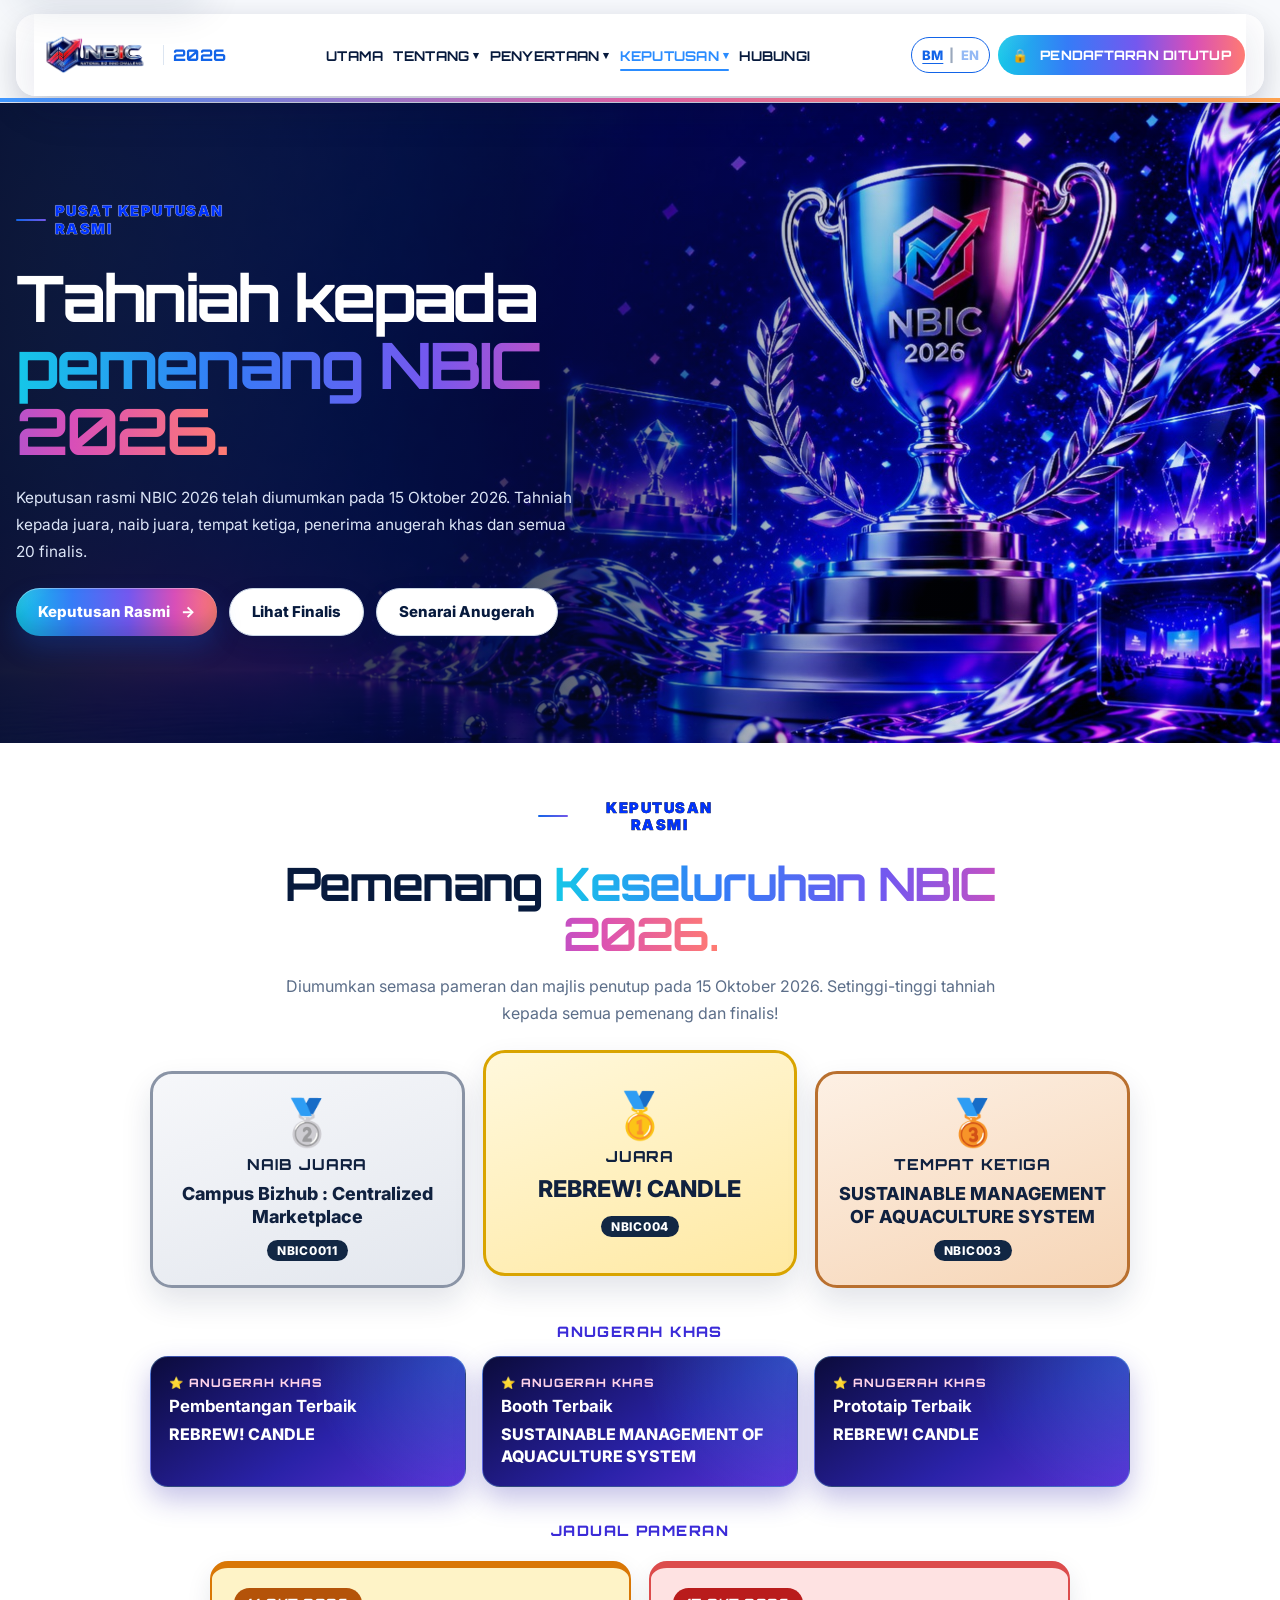
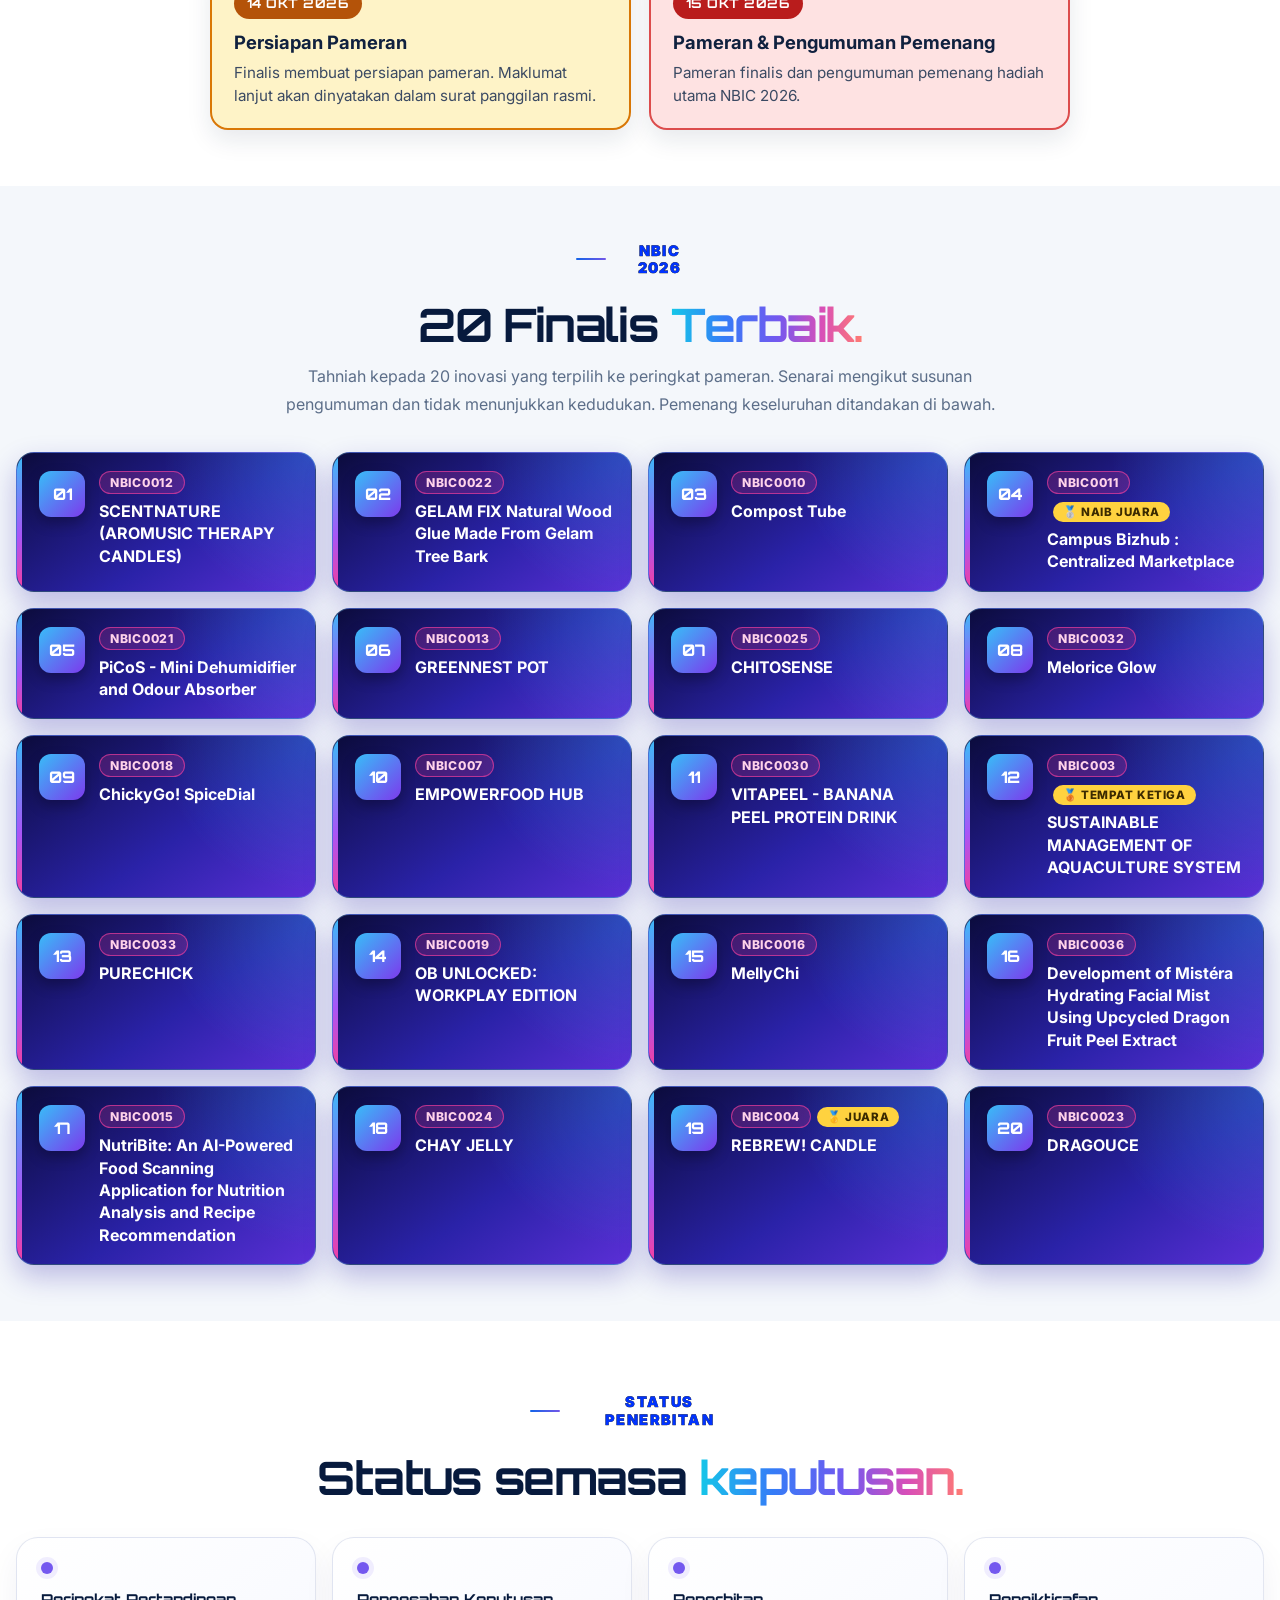
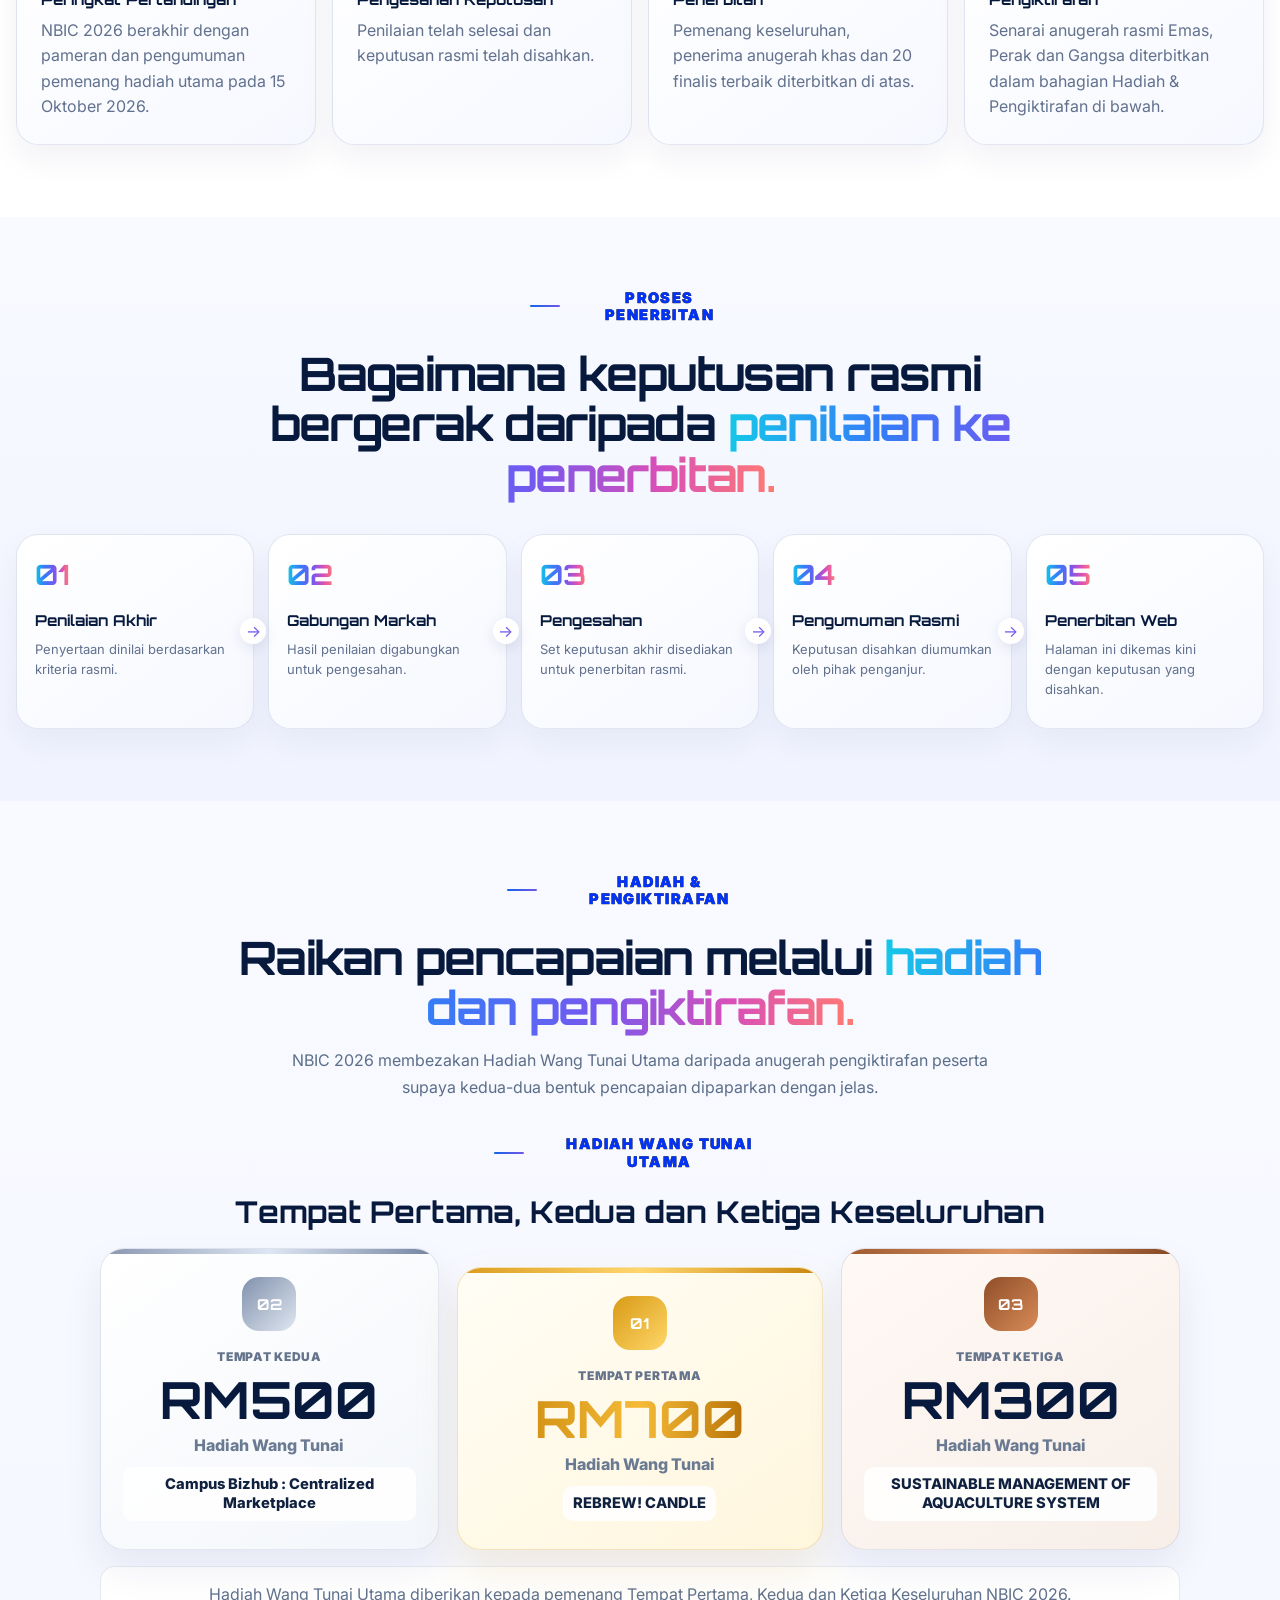
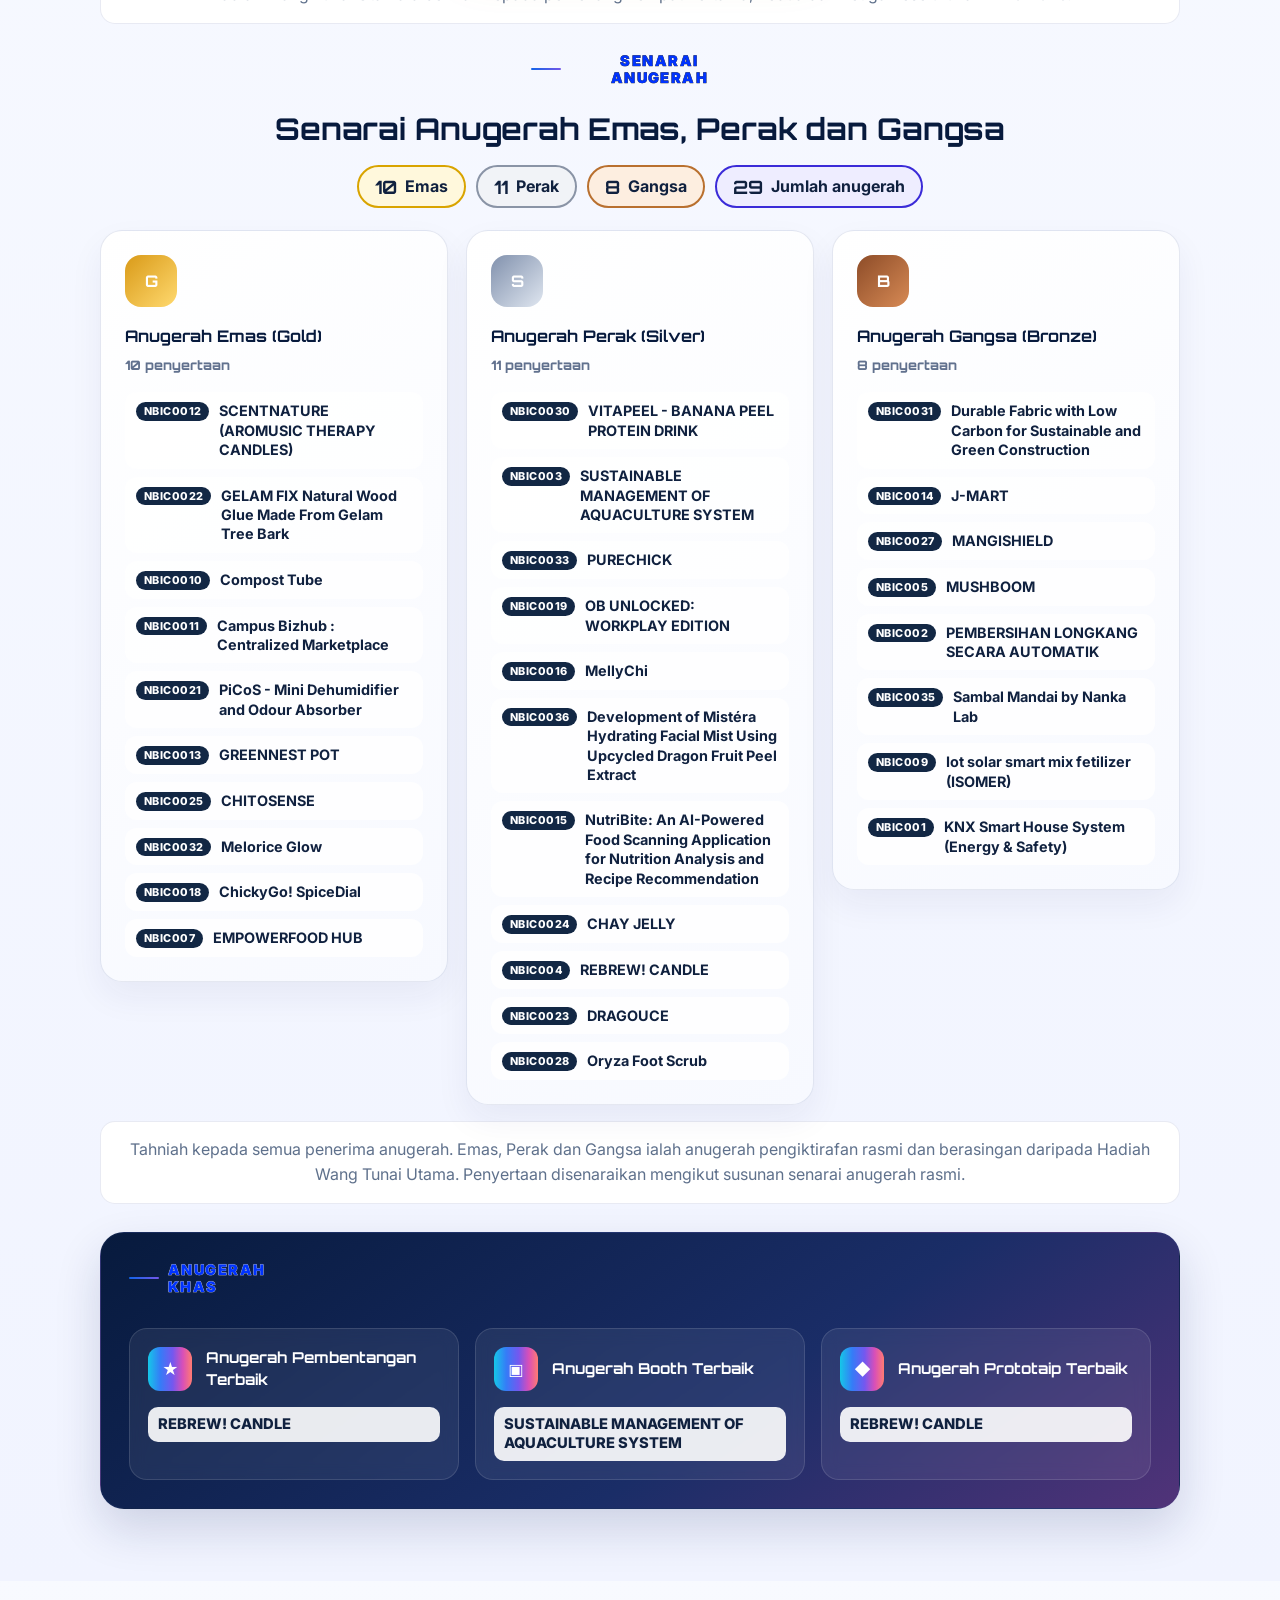
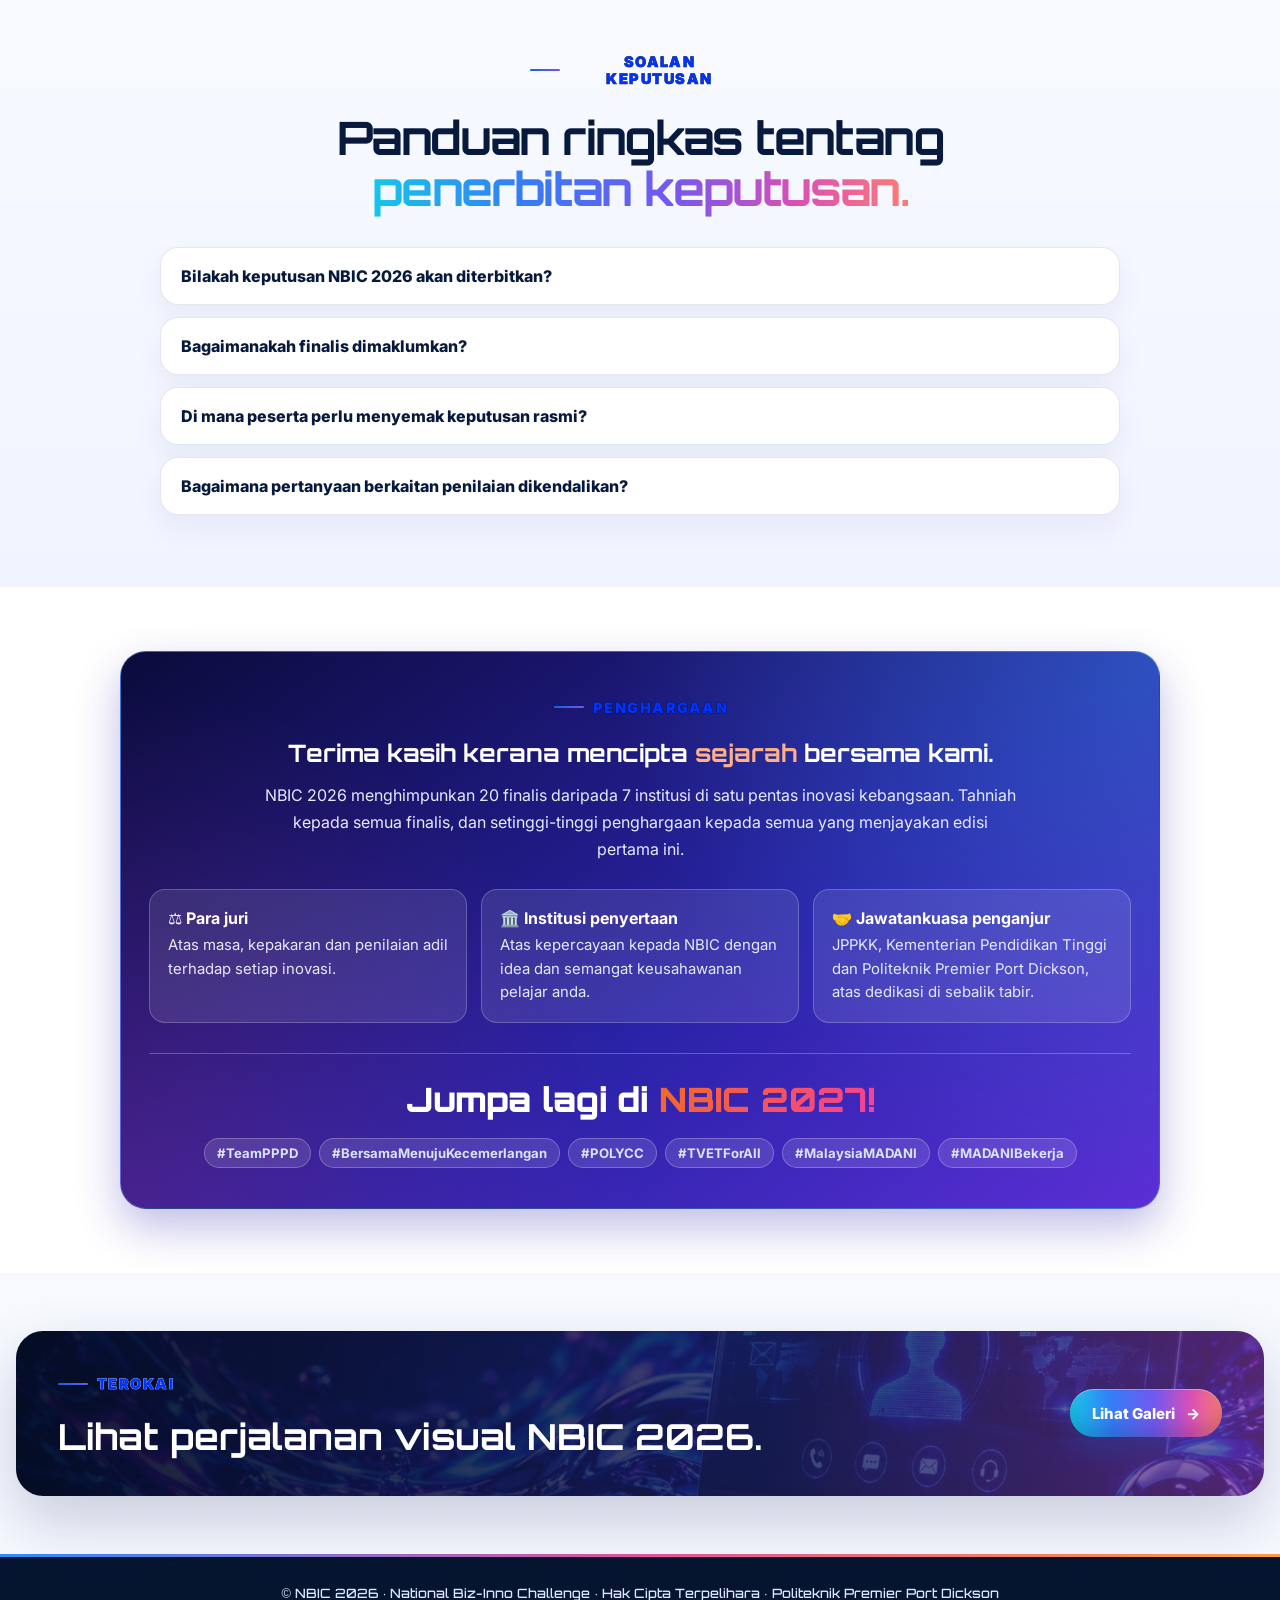
<file: winners.html>
<!DOCTYPE html>

<html data-lang="ms" lang="ms">
<head>
<meta charset="utf-8"/>
<meta content="width=device-width, initial-scale=1" name="viewport"/>
<meta content="NBIC 2026 Top 20 finalists, exhibition on 15 October 2026 and main prize winner announcement" name="description"/>
<title>NBIC 2026 | Top 20 Finalists</title>
<link href="assets/images/favicon.ico" rel="icon" type="image/x-icon"/>
<link href="assets/images/favicon-32.png" rel="icon" sizes="32x32" type="image/png"/>
<link href="assets/images/favicon-192.png" rel="icon" sizes="192x192" type="image/png"/>
<link href="assets/images/apple-touch-icon.png" rel="apple-touch-icon"/>
<meta content="website" property="og:type"/>
<meta content="NBIC 2026" property="og:site_name"/>
<meta content="https://nbic2026-ppd.github.io/NBIC-PPD/winners.html" property="og:url"/>
<meta content="NBIC 2026 | Top 20 Finalists" property="og:title"/>
<meta content="NBIC 2026 official results: Champion REBREW! CANDLE, Runner-up Campus Bizhub : Centralized Marketplace, Third Place Sustainable Management of Aquaculture System." property="og:description"/>
<meta content="https://nbic2026-ppd.github.io/NBIC-PPD/assets/images/winners-page-hero.png" property="og:image"/>
<meta content="summary_large_image" name="twitter:card"/>
<meta content="NBIC 2026 | Top 20 Finalists" name="twitter:title"/>
<meta content="NBIC 2026 official results: Champion REBREW! CANDLE, Runner-up Campus Bizhub : Centralized Marketplace, Third Place Sustainable Management of Aquaculture System." name="twitter:description"/>
<meta content="https://nbic2026-ppd.github.io/NBIC-PPD/assets/images/winners-page-hero.png" name="twitter:image"/>
<link href="https://fonts.googleapis.com" rel="preconnect"/>
<link crossorigin="" href="https://fonts.gstatic.com" rel="preconnect"/>
<link href="https://fonts.googleapis.com/css2?family=Inter:wght@400;500;600;700;800&amp;family=Orbitron:wght@500;600;700;800&amp;display=swap" rel="stylesheet"/>
<link href="css/styles.css?v=20260806-unified" rel="stylesheet"/><link href="css/theme.css?v=20260807-locked-system-v16" rel="stylesheet"/><link href="css/page-results-contact-v4-4.css?v=20260810-winners-prize-structure-v44" rel="stylesheet"/><link as="image" href="assets/images/winners-page-hero.png" rel="preload"/><style>
.nbic-finalists{padding:56px 0;background:#f4f7fb;scroll-margin-top:100px}.nbic-finalists .rc4-title h2{margin-top:8px}.nbic-table-wrap{overflow-x:auto;border:1px solid #dce3ed;border-radius:16px;background:#fff;margin-top:24px}.nbic-finalist-table{width:100%;border-collapse:collapse;text-align:left}.nbic-finalist-table th{background:#122744;color:#fff}.nbic-finalist-table th,.nbic-finalist-table td{padding:16px 20px;border-bottom:1px solid #e6ebf2;vertical-align:top}.nbic-finalist-table td:first-child{white-space:nowrap;color:#17365b}.nbic-finalist-table tr:last-child td{border-bottom:0}.nbic-title-note{display:block;color:#667085;font-size:.8em;margin-top:6px}.nbic-announcement{padding:26px 0;background:#edf5ff}.nbic-announcement .container{display:flex;align-items:center;justify-content:space-between;gap:20px}.nbic-announcement h2{margin:0 0 8px}.nbic-announcement p{margin:0}.nbic-announcement a{display:inline-block;padding:12px 20px;background:#122744;color:white;border-radius:10px;text-decoration:none;white-space:nowrap}@media(max-width:600px){.nbic-announcement .container{display:block}.nbic-announcement a{margin-top:16px}.nbic-finalist-table th,.nbic-finalist-table td{padding:12px}.nbic-finalists{padding:32px 0}}
/* ===== NBIC 2026 finalists, pameran schedule & countdown (theme: orange countdown, fuchsia accent, navy, phase colours) ===== */
.nbic-hero-actions{display:flex;flex-wrap:wrap;gap:12px;margin-top:22px}
.nbic-pameran{padding:56px 0;background:#fff;scroll-margin-top:100px}
.nbic-countdown{max-width:860px;margin:28px auto 0;padding:26px 28px;border-radius:24px;border-left:7px solid #f43f9e;background:linear-gradient(120deg,#f36b21 0%,#dc4d16 100%);box-shadow:0 18px 40px rgba(190,69,18,.24);text-align:center}
.nbic-countdown,.nbic-countdown *{color:#fff!important}
.nbic-countdown-kicker{display:block;font-weight:700;font-size:.98rem}
.nbic-countdown-date{display:block;margin:6px 0 18px;font-family:'Orbitron',sans-serif!important;font-weight:700;font-size:clamp(1.25rem,3vw,1.9rem)}
.nbic-countdown-grid{display:grid;grid-template-columns:repeat(4,minmax(0,1fr));gap:12px}
.nbic-countdown-unit{padding:14px 8px;border:1px solid rgba(255,255,255,.78);border-radius:16px;background:rgba(111,31,8,.22)}
.nbic-countdown-unit strong{display:block;font-family:'Orbitron',sans-serif!important;font-size:clamp(1.6rem,4.5vw,2.6rem);line-height:1.1}
.nbic-unit-label{display:block;margin-top:6px;font-size:.74rem;font-weight:700;letter-spacing:.08em;text-transform:uppercase;opacity:.92}
.nbic-sched{display:grid;grid-template-columns:repeat(2,minmax(0,1fr));gap:18px;max-width:860px;margin:22px auto 0}
.nbic-sched-card{--phase:#d97706;--pill:#b45309;--fill:#fef3c7;padding:20px 22px;border:2px solid var(--phase);border-top-width:7px;border-radius:18px;background:var(--fill);box-shadow:0 10px 24px rgba(15,35,70,.10)}
.nbic-sched-card.is-expo{--phase:#dc4c4c;--pill:#b91c1c;--fill:#fee2e2}
.nbic-sched-card time{display:inline-flex;padding:.48rem .8rem;border-radius:999px;background:var(--pill);color:#fff;font-family:'Orbitron',sans-serif;font-weight:700;font-size:.8rem;letter-spacing:.04em}
.nbic-sched-card h3{margin:12px 0 6px;color:#10213f;font-size:1.15rem;line-height:1.3}
.nbic-sched-card p{margin:0;color:#3b4a63;font-size:.95rem;line-height:1.55}
.nbic-callout{display:flex;gap:16px;align-items:flex-start;max-width:860px;margin:22px auto 0;padding:20px 22px;border:2px solid #f43f9e;border-radius:16px;background:linear-gradient(145deg,#fff0f7 0%,#ffe2f0 100%)}
.nbic-callout-icon{flex:none;display:grid;place-items:center;width:44px;height:44px;border-radius:12px;background:#b11260}
.nbic-callout strong{display:block;margin-bottom:4px;color:#b11260;font-family:'Orbitron',sans-serif}
.nbic-callout p{margin:0;color:#821449;line-height:1.55}
.nbic-callout a{color:#b11260;font-weight:800;text-decoration:underline}
.nbic-finalist-grid{display:grid;grid-template-columns:repeat(auto-fill,minmax(270px,1fr));gap:16px;margin:28px 0 0;padding:0;list-style:none}
.nbic-finalist-card{position:relative;overflow:hidden;display:flex;gap:14px;align-items:flex-start;padding:18px;border:1px solid rgba(125,211,252,.30);border-radius:18px;background:radial-gradient(circle at 100% 0%,rgba(56,189,248,.28) 0,transparent 46%),linear-gradient(145deg,#0b0b3b 0%,#2a22a8 58%,#5b2fd6 100%);box-shadow:0 12px 28px rgba(42,34,168,.28);transition:transform .18s ease,box-shadow .18s ease}
.nbic-finalist-card::before{content:'';position:absolute;left:0;top:0;bottom:0;width:5px;background:linear-gradient(180deg,#38bdf8,#a855f7 60%,#f43f9e)}
.nbic-finalist-card:hover{transform:translateY(-3px);border-color:rgba(125,211,252,.65);box-shadow:0 18px 36px rgba(42,34,168,.40)}
.nbic-finalist-no{flex:none;display:grid;place-items:center;min-width:46px;height:46px;margin-left:4px;border-radius:12px;background:linear-gradient(135deg,#38bdf8 0%,#7c3aed 100%);color:#fff;font-family:'Orbitron',sans-serif;font-weight:800;font-size:1rem;box-shadow:0 6px 14px rgba(0,0,0,.28)}
.nbic-finalist-code{display:inline-block;margin-bottom:6px;padding:3px 10px;border:1px solid rgba(244,63,158,.65);border-radius:999px;background:rgba(244,63,158,.20);color:#ffd3ea;font-size:.76rem;font-weight:800;letter-spacing:.06em}
.nbic-finalist-name{margin:0;color:#fff;font-weight:700;line-height:1.4;overflow-wrap:anywhere}
@media(max-width:640px){.nbic-pameran{padding:36px 0}.nbic-sched{grid-template-columns:1fr}.nbic-countdown{padding:20px 14px}.nbic-countdown-grid{gap:8px}.nbic-unit-label{font-size:.66rem;letter-spacing:.04em}.nbic-callout{flex-direction:column}}
@media(prefers-reduced-motion:reduce){.nbic-finalist-card{transition:none}.nbic-finalist-card:hover{transform:none}}
.btn-closed{background:#e8ecf3!important;color:#64748b!important;border:1px dashed #94a3b8!important;box-shadow:none!important;cursor:not-allowed!important;pointer-events:none;user-select:none;filter:none!important;text-shadow:none!important}
.btn-closed .arrow{display:none}
.btn-closed .lock{margin-right:.4em}
.nav-item-closed{opacity:.55;cursor:not-allowed!important;pointer-events:none}

/* ===== Award list ===== */
.nbic-award-summary{display:flex;flex-wrap:wrap;justify-content:center;gap:10px;margin:0 0 22px}
.nbic-award-summary>span{display:inline-flex;align-items:center;gap:8px;padding:8px 16px;border-radius:999px;background:#fff;border:2px solid #dce3ed;color:#10213f;font-weight:700}
.nbic-award-summary b{font-family:'Orbitron',sans-serif;font-size:1.15rem}
.nbic-award-summary .gold{border-color:#d9a400;background:#fff8dc}
.nbic-award-summary .silver{border-color:#8a94a6;background:#f1f3f7}
.nbic-award-summary .bronze{border-color:#b9702f;background:#fdeee0}
.nbic-award-summary .total{border-color:#3b2bd8;background:#eeedff}
.nbic-award-grid{align-items:start}
.nbic-award-count{margin:6px 0 0!important;font-family:'Orbitron',sans-serif;font-weight:800}
.nbic-award-list{list-style:none;margin:16px 0 0;padding:0;display:grid;gap:8px;text-align:left}
.nbic-award-list li{display:flex;gap:10px;align-items:flex-start;padding:9px 11px;border-radius:12px;background:rgba(255,255,255,.86);color:#10213f;font-weight:700;font-size:.9rem;line-height:1.35;overflow-wrap:anywhere}
.nbic-award-list b{flex:none;margin-top:1px;padding:2px 8px;border-radius:999px;background:#122744;color:#fff;font-size:.68rem;font-weight:800;letter-spacing:.04em}

/* ===== Overall winners ===== */
.nbic-podium{display:grid;grid-template-columns:repeat(3,minmax(0,1fr));gap:18px;align-items:end;max-width:980px;margin:30px auto 0}
.nbic-podium-card{position:relative;padding:26px 20px 24px;border:3px solid var(--tier);border-radius:22px;background:var(--fill);text-align:center;box-shadow:0 14px 30px rgba(15,35,70,.12)}
.nbic-podium-card.p1{--tier:#d9a400;--fill:linear-gradient(160deg,#fff8dc,#ffe9a3);order:2;padding-top:40px;padding-bottom:36px;transform:translateY(-12px)}
.nbic-podium-card.p2{--tier:#8a94a6;--fill:linear-gradient(160deg,#f6f7fa,#e3e7ee);order:1}
.nbic-podium-card.p3{--tier:#b9702f;--fill:linear-gradient(160deg,#fdf0e4,#f6d5b6);order:3}
.nbic-podium-medal{display:block;font-size:2.8rem;line-height:1}
.nbic-podium-place{display:block;margin:10px 0 8px;color:#10213f;font-family:'Orbitron',sans-serif;font-weight:800;font-size:.95rem;letter-spacing:.06em;text-transform:uppercase}
.nbic-podium-name{margin:0;color:#10213f;font-weight:800;font-size:1.12rem;line-height:1.3;overflow-wrap:anywhere}
.nbic-podium-card.p1 .nbic-podium-name{font-size:1.45rem}
.nbic-podium-code{display:inline-block;margin-top:12px;padding:3px 10px;border-radius:999px;background:#122744;color:#fff;font-size:.75rem;font-weight:800;letter-spacing:.06em}
.nbic-special-label{display:block;margin:34px auto 0;text-align:center;color:#3b2bd8;font-family:'Orbitron',sans-serif;font-weight:800;font-size:.9rem;letter-spacing:.1em;text-transform:uppercase}
.nbic-special-row{display:grid;grid-template-columns:repeat(3,minmax(0,1fr));gap:16px;max-width:980px;margin:16px auto 0}
.nbic-special-card{padding:18px;border-radius:18px;border:1px solid rgba(125,211,252,.30);background:radial-gradient(circle at 100% 0%,rgba(56,189,248,.28) 0,transparent 46%),linear-gradient(145deg,#0b0b3b 0%,#2a22a8 58%,#5b2fd6 100%);box-shadow:0 12px 28px rgba(42,34,168,.28)}
.nbic-special-card small{display:block;color:#ffd3ea!important;font-family:'Orbitron',sans-serif;font-weight:800;font-size:.72rem;letter-spacing:.08em;text-transform:uppercase}
.nbic-special-card h3,.nbic-special-card p{color:#fff!important}
.nbic-special-card h3{margin:6px 0 8px;font-size:1.05rem}
.nbic-special-card p{margin:0;font-weight:800;line-height:1.35;overflow-wrap:anywhere}
@media(max-width:760px){.nbic-podium,.nbic-special-row{grid-template-columns:1fr}.nbic-podium-card.p1{order:1;transform:none}.nbic-podium-card.p2{order:2}.nbic-podium-card.p3{order:3}}
.nbic-winner-name{margin:12px 0 0!important;padding:8px 10px;border-radius:10px;background:rgba(255,255,255,.9);color:#10213f!important;font-weight:800;line-height:1.3;font-size:.92rem;overflow-wrap:anywhere}
.nbic-finalist-win{display:inline-block;margin:0 0 6px 6px;padding:3px 10px;border-radius:999px;background:#ffd23f;color:#3b2a00;font-size:.72rem;font-weight:800;letter-spacing:.05em;text-transform:uppercase}
.rc4-special-awards .rc4-special-grid{grid-template-columns:repeat(3,minmax(0,1fr))!important}
@media(max-width:760px){.rc4-special-awards .rc4-special-grid{grid-template-columns:1fr!important}}

.nbic-thanks{padding:64px 0;background:#fff;scroll-margin-top:100px}
.nbic-thanks-panel{max-width:1040px;margin:0 auto;padding:40px 28px;border-radius:26px;text-align:center;border:1px solid rgba(125,211,252,.30);background:radial-gradient(circle at 100% 0%,rgba(56,189,248,.30) 0,transparent 46%),radial-gradient(circle at 0% 100%,rgba(244,63,158,.18) 0,transparent 44%),linear-gradient(145deg,#0b0b3b 0%,#2a22a8 58%,#5b2fd6 100%);box-shadow:0 18px 44px rgba(42,34,168,.30)}
.nbic-thanks-panel .eyebrow{color:#ffd3ea!important}
.nbic-thanks-panel h2{color:#fff!important;font-family:'Orbitron',sans-serif;margin:8px 0 14px}
.nbic-thanks-panel h2 em{color:#ffb089;font-style:normal}
.nbic-thanks-lead{color:#e6e9ff!important;max-width:760px;margin:0 auto;line-height:1.7}
.nbic-thanks-grid{display:grid;grid-template-columns:repeat(3,minmax(0,1fr));gap:14px;margin:26px 0 0;text-align:left}
.nbic-thanks-card{padding:18px;border-radius:16px;background:rgba(255,255,255,.10);border:1px solid rgba(255,255,255,.22)}
.nbic-thanks-card h3{margin:0 0 6px;color:#fff!important;font-size:1rem}
.nbic-thanks-card p{margin:0;color:#e6e9ff!important;line-height:1.55;font-size:.93rem}
.nbic-seeyou{margin:30px 0 0;padding-top:24px;border-top:1px solid rgba(255,255,255,.25)}
.nbic-seeyou strong{display:block;font-family:'Orbitron',sans-serif;font-weight:900;font-size:clamp(1.3rem,4vw,2.1rem);line-height:1.25;color:#fff;overflow-wrap:anywhere}
.nbic-seeyou strong span.hl{background:linear-gradient(135deg,#f36b21,#f43f9e);-webkit-background-clip:text;background-clip:text;color:transparent}
.nbic-tags{display:flex;flex-wrap:wrap;gap:8px;justify-content:center;margin:18px 0 0;padding:0;list-style:none}
.nbic-tags li{padding:6px 12px;border-radius:999px;background:rgba(255,255,255,.12);border:1px solid rgba(255,255,255,.25);color:#dbe4ff;font-weight:700;font-size:.82rem}
@media(max-width:760px){.nbic-thanks{padding:40px 0}.nbic-thanks-panel{padding:28px 16px}.nbic-thanks-grid{grid-template-columns:1fr}}
.rc4-special-awards .rc4-special-card{display:flex!important;flex-direction:column!important;align-items:stretch!important;justify-content:flex-start!important;gap:16px!important;min-width:0}
.rc4-special-awards .nbic-sp-head{display:flex;align-items:center;gap:14px;min-width:0}
.rc4-special-awards .nbic-sp-head .rc4-icon{flex:0 0 auto;margin:0!important}
.rc4-special-awards .nbic-sp-head h3{margin:0!important;min-width:0}
.rc4-special-awards .rc4-special-card .nbic-winner-name{width:100%!important;max-width:none!important;margin:0!important;writing-mode:horizontal-tb!important;word-break:normal!important;overflow-wrap:break-word!important;text-align:left}
</style></head>
<body class="inner-page system-page winners-page"><a class="skip-link" href="#main-content">Skip to main content</a>
<header class="site-header">
<div class="container navbar"><nav aria-label="Primary navigation" class="nav-shell"><a aria-label="NBIC 2026 home" class="brand" href="index.html"><div class="brand-badge"><img alt="NBIC 2026 logo" src="assets/images/nbic-logo.png"/></div><span class="brand-year">2026</span></a><button aria-controls="navLinks" aria-expanded="false" aria-label="Open navigation" class="menu-toggle" id="menuToggle"><span></span><span></span><span></span></button><div class="nav-links" id="navLinks"><a href="index.html"><span class="lang-en">Home</span><span class="lang-ms">Utama</span></a><div class="nav-dropdown"><button aria-expanded="false" class="nav-dropdown-toggle" type="button"><span class="lang-en">About</span><span class="lang-ms">Tentang</span><span class="caret">▾</span></button><div class="nav-dropdown-menu"><a href="program.html"><span class="lang-en">Programme</span><span class="lang-ms">Program</span></a><a href="categories.html"><span class="lang-en">Categories</span><span class="lang-ms">Bidang</span></a><a href="timeline.html"><span class="lang-en">Timeline</span><span class="lang-ms">Garis Masa</span></a></div></div><div class="nav-dropdown"><button aria-expanded="false" class="nav-dropdown-toggle" type="button"><span class="lang-en">Participate</span><span class="lang-ms">Penyertaan</span><span class="caret">▾</span></button><div class="nav-dropdown-menu"><a href="participation-guide.html"><span class="lang-en">Participation Guide</span><span class="lang-ms">Panduan Penyertaan</span></a><a href="evaluation.html"><span class="lang-en">Evaluation Criteria</span><span class="lang-ms">Kriteria Penilaian</span></a><a href="registration.html"><span class="lang-en">Registration</span><span class="lang-ms">Pendaftaran</span></a><a class="nav-item-closed" role="link" aria-disabled="true" tabindex="-1"><span class="lang-en">🔒 Submission · Closed</span><span class="lang-ms">🔒 Penghantaran · Ditutup</span></a></div></div><div class="nav-dropdown"><button aria-expanded="false" class="nav-dropdown-toggle active" type="button"><span class="lang-en">Results</span><span class="lang-ms">Keputusan</span><span class="caret">▾</span></button><div class="nav-dropdown-menu"><a href="gallery.html"><span class="lang-en">Gallery</span><span class="lang-ms">Galeri</span></a><a class="active" href="winners.html"><span class="lang-en">Finalists</span><span class="lang-ms">Finalis</span></a></div></div><a href="contact.html"><span class="lang-en">Contact</span><span class="lang-ms">Hubungi</span></a><div aria-label="Language switcher" class="lang-switch lang-switch-mobile"><button data-set-lang="ms" type="button">BM</button><span class="sep">|</span><button data-set-lang="en" type="button">EN</button></div></div><div class="nav-actions"><div class="lang-switch"><button data-set-lang="ms" type="button">BM</button><span class="sep">|</span><button data-set-lang="en" type="button">EN</button></div><span class="nav-cta btn-closed" role="link" aria-disabled="true"><span class="lock" aria-hidden="true">🔒</span><span class="lang-en">Registration Closed</span><span class="lang-ms">Pendaftaran Ditutup</span></span></div></nav></div>
</header>
<main class="page-main" id="main-content">
<section class="rc4-hero rc4-hero-winners">
<div class="container rc4-hero-inner">
<div class="rc4-hero-copy reveal">
<p class="eyebrow"><span class="lang-en">Official Results Centre</span><span class="lang-ms">Pusat Keputusan Rasmi</span></p>
<h1><span class="lang-en">Congratulations to the <em>NBIC 2026 winners.</em></span><span class="lang-ms">Tahniah kepada <em>pemenang NBIC 2026.</em></span></h1>
<p><span class="lang-en">The official NBIC 2026 results were announced on 15 October 2026. Congratulations to the champion, runner-up, third place, special award winners and all 20 finalists.</span><span class="lang-ms">Keputusan rasmi NBIC 2026 telah diumumkan pada 15 Oktober 2026. Tahniah kepada juara, naib juara, tempat ketiga, penerima anugerah khas dan semua 20 finalis.</span></p>
<div class="nbic-hero-actions"><a class="btn-primary" href="#keputusan-rasmi"><span class="lang-en">Official Results</span><span class="lang-ms">Keputusan Rasmi</span><span>→</span></a><a class="btn-outline-light" href="#top-20-finalists"><span class="lang-en">View Finalists</span><span class="lang-ms">Lihat Finalis</span></a><a class="btn-outline-light" href="#senarai-anugerah"><span class="lang-en">Award List</span><span class="lang-ms">Senarai Anugerah</span></a></div>
</div>
</div>
</section>
<section class="nbic-pameran" id="keputusan-rasmi" aria-labelledby="results-heading"><div class="container">
<div class="rc4-title reveal">
<p class="eyebrow"><span class="lang-en">Official Results</span><span class="lang-ms">Keputusan Rasmi</span></p>
<h2 id="results-heading"><span class="lang-en">NBIC 2026 <em>Overall Winners.</em></span><span class="lang-ms">Pemenang <em>Keseluruhan NBIC 2026.</em></span></h2>
<p><span class="lang-en">Announced at the exhibition and closing ceremony on 15 October 2026. Heartfelt congratulations to all winners and finalists!</span><span class="lang-ms">Diumumkan semasa pameran dan majlis penutup pada 15 Oktober 2026. Setinggi-tinggi tahniah kepada semua pemenang dan finalis!</span></p>
</div>
<div class="nbic-podium reveal">
<article class="nbic-podium-card p2"><span class="nbic-podium-medal" aria-hidden="true">🥈</span><span class="nbic-podium-place"><span class="lang-en">Runner-up</span><span class="lang-ms">Naib Juara</span></span><p class="nbic-podium-name">Campus Bizhub : Centralized Marketplace</p><span class="nbic-podium-code">NBIC0011</span></article>
<article class="nbic-podium-card p1"><span class="nbic-podium-medal" aria-hidden="true">🥇</span><span class="nbic-podium-place"><span class="lang-en">Champion</span><span class="lang-ms">Juara</span></span><p class="nbic-podium-name">REBREW! CANDLE</p><span class="nbic-podium-code">NBIC004</span></article>
<article class="nbic-podium-card p3"><span class="nbic-podium-medal" aria-hidden="true">🥉</span><span class="nbic-podium-place"><span class="lang-en">Third Place</span><span class="lang-ms">Tempat Ketiga</span></span><p class="nbic-podium-name">SUSTAINABLE MANAGEMENT OF AQUACULTURE SYSTEM</p><span class="nbic-podium-code">NBIC003</span></article>
</div>
<span class="nbic-special-label"><span class="lang-en">Special Awards</span><span class="lang-ms">Anugerah Khas</span></span>
<div class="nbic-special-row reveal">
<article class="nbic-special-card"><small>⭐ <span class="lang-en">Special Award</span><span class="lang-ms">Anugerah Khas</span></small><h3><span class="lang-en">Best Presentation</span><span class="lang-ms">Pembentangan Terbaik</span></h3><p>REBREW! CANDLE</p></article>
<article class="nbic-special-card"><small>⭐ <span class="lang-en">Special Award</span><span class="lang-ms">Anugerah Khas</span></small><h3><span class="lang-en">Best Booth</span><span class="lang-ms">Booth Terbaik</span></h3><p>SUSTAINABLE MANAGEMENT OF AQUACULTURE SYSTEM</p></article>
<article class="nbic-special-card"><small>⭐ <span class="lang-en">Special Award</span><span class="lang-ms">Anugerah Khas</span></small><h3><span class="lang-en">Best Prototype</span><span class="lang-ms">Prototaip Terbaik</span></h3><p>REBREW! CANDLE</p></article>
</div>
<span class="nbic-special-label"><span class="lang-en">Exhibition Schedule</span><span class="lang-ms">Jadual Pameran</span></span>
<div id="pameran-schedule" class="nbic-sched-wrap">
<div class="nbic-sched reveal">
<article class="nbic-sched-card"><time datetime="2026-10-14"><span class="lang-ms">14 OKT 2026</span><span class="lang-en">14 OCT 2026</span></time><h3><span class="lang-ms">Persiapan Pameran</span><span class="lang-en">Exhibition Preparation</span></h3><p><span class="lang-ms">Finalis membuat persiapan pameran. Maklumat lanjut akan dinyatakan dalam surat panggilan rasmi.</span><span class="lang-en">Finalists prepare for the exhibition. Further details will be stated in the official call letter.</span></p></article>
<article class="nbic-sched-card is-expo"><time datetime="2026-10-15"><span class="lang-ms">15 OKT 2026</span><span class="lang-en">15 OCT 2026</span></time><h3><span class="lang-ms">Pameran &amp; Pengumuman Pemenang</span><span class="lang-en">Exhibition &amp; Winner Announcement</span></h3><p><span class="lang-ms">Pameran finalis dan pengumuman pemenang hadiah utama NBIC 2026.</span><span class="lang-en">Finalist exhibition and announcement of the NBIC 2026 main prize winners.</span></p></article>
</div>
</div>
</div></section>
<section class="nbic-finalists" id="top-20-finalists" aria-labelledby="finalists-heading"><div class="container">
<div class="rc4-title reveal">
<p class="eyebrow">NBIC 2026</p><h2 id="finalists-heading"><span class="lang-en">Top 20 <em>Finalists.</em></span><span class="lang-ms">20 Finalis <em>Terbaik.</em></span></h2>
<p><span class="lang-en">Congratulations to the 20 innovations selected for the exhibition stage. The list follows the announcement order and does not indicate ranking. The overall winners are highlighted below.</span><span class="lang-ms">Tahniah kepada 20 inovasi yang terpilih ke peringkat pameran. Senarai mengikut susunan pengumuman dan tidak menunjukkan kedudukan. Pemenang keseluruhan ditandakan di bawah.</span></p>
</div>
<ol class="nbic-finalist-grid" aria-label="NBIC 2026 Top 20 Finalists / 20 Finalis Terbaik NBIC 2026">
<li class="nbic-finalist-card"><span class="nbic-finalist-no" aria-hidden="true">01</span><div><span class="nbic-finalist-code">NBIC0012</span><p class="nbic-finalist-name">SCENTNATURE (AROMUSIC THERAPY CANDLES)</p></div></li>
<li class="nbic-finalist-card"><span class="nbic-finalist-no" aria-hidden="true">02</span><div><span class="nbic-finalist-code">NBIC0022</span><p class="nbic-finalist-name">GELAM FIX Natural Wood Glue Made From Gelam Tree Bark</p></div></li>
<li class="nbic-finalist-card"><span class="nbic-finalist-no" aria-hidden="true">03</span><div><span class="nbic-finalist-code">NBIC0010</span><p class="nbic-finalist-name">Compost Tube</p></div></li>
<li class="nbic-finalist-card"><span class="nbic-finalist-no" aria-hidden="true">04</span><div><span class="nbic-finalist-code">NBIC0011</span><span class="nbic-finalist-win"><span class="lang-en">🥈 Runner-up</span><span class="lang-ms">🥈 Naib Juara</span></span><p class="nbic-finalist-name">Campus Bizhub : Centralized Marketplace</p></div></li>
<li class="nbic-finalist-card"><span class="nbic-finalist-no" aria-hidden="true">05</span><div><span class="nbic-finalist-code">NBIC0021</span><p class="nbic-finalist-name">PiCoS - Mini Dehumidifier and Odour Absorber</p></div></li>
<li class="nbic-finalist-card"><span class="nbic-finalist-no" aria-hidden="true">06</span><div><span class="nbic-finalist-code">NBIC0013</span><p class="nbic-finalist-name">GREENNEST POT</p></div></li>
<li class="nbic-finalist-card"><span class="nbic-finalist-no" aria-hidden="true">07</span><div><span class="nbic-finalist-code">NBIC0025</span><p class="nbic-finalist-name">CHITOSENSE</p></div></li>
<li class="nbic-finalist-card"><span class="nbic-finalist-no" aria-hidden="true">08</span><div><span class="nbic-finalist-code">NBIC0032</span><p class="nbic-finalist-name">Melorice Glow</p></div></li>
<li class="nbic-finalist-card"><span class="nbic-finalist-no" aria-hidden="true">09</span><div><span class="nbic-finalist-code">NBIC0018</span><p class="nbic-finalist-name">ChickyGo! SpiceDial</p></div></li>
<li class="nbic-finalist-card"><span class="nbic-finalist-no" aria-hidden="true">10</span><div><span class="nbic-finalist-code">NBIC007</span><p class="nbic-finalist-name">EMPOWERFOOD HUB</p></div></li>
<li class="nbic-finalist-card"><span class="nbic-finalist-no" aria-hidden="true">11</span><div><span class="nbic-finalist-code">NBIC0030</span><p class="nbic-finalist-name">VITAPEEL - BANANA PEEL PROTEIN DRINK</p></div></li>
<li class="nbic-finalist-card"><span class="nbic-finalist-no" aria-hidden="true">12</span><div><span class="nbic-finalist-code">NBIC003</span><span class="nbic-finalist-win"><span class="lang-en">🥉 Third Place</span><span class="lang-ms">🥉 Tempat Ketiga</span></span><p class="nbic-finalist-name">SUSTAINABLE MANAGEMENT OF AQUACULTURE SYSTEM</p></div></li>
<li class="nbic-finalist-card"><span class="nbic-finalist-no" aria-hidden="true">13</span><div><span class="nbic-finalist-code">NBIC0033</span><p class="nbic-finalist-name">PURECHICK</p></div></li>
<li class="nbic-finalist-card"><span class="nbic-finalist-no" aria-hidden="true">14</span><div><span class="nbic-finalist-code">NBIC0019</span><p class="nbic-finalist-name">OB UNLOCKED: WORKPLAY EDITION</p></div></li>
<li class="nbic-finalist-card"><span class="nbic-finalist-no" aria-hidden="true">15</span><div><span class="nbic-finalist-code">NBIC0016</span><p class="nbic-finalist-name">MellyChi</p></div></li>
<li class="nbic-finalist-card"><span class="nbic-finalist-no" aria-hidden="true">16</span><div><span class="nbic-finalist-code">NBIC0036</span><p class="nbic-finalist-name">Development of Mistéra Hydrating Facial Mist Using Upcycled Dragon Fruit Peel Extract</p></div></li>
<li class="nbic-finalist-card"><span class="nbic-finalist-no" aria-hidden="true">17</span><div><span class="nbic-finalist-code">NBIC0015</span><p class="nbic-finalist-name">NutriBite: An AI-Powered Food Scanning Application for Nutrition Analysis and Recipe Recommendation</p></div></li>
<li class="nbic-finalist-card"><span class="nbic-finalist-no" aria-hidden="true">18</span><div><span class="nbic-finalist-code">NBIC0024</span><p class="nbic-finalist-name">CHAY JELLY</p></div></li>
<li class="nbic-finalist-card"><span class="nbic-finalist-no" aria-hidden="true">19</span><div><span class="nbic-finalist-code">NBIC004</span><span class="nbic-finalist-win"><span class="lang-en">🥇 Champion</span><span class="lang-ms">🥇 Juara</span></span><p class="nbic-finalist-name">REBREW! CANDLE</p></div></li>
<li class="nbic-finalist-card"><span class="nbic-finalist-no" aria-hidden="true">20</span><div><span class="nbic-finalist-code">NBIC0023</span><p class="nbic-finalist-name">DRAGOUCE</p></div></li>
</ol>
</div></section>
<section class="rc4-section">
<div class="container">
<div class="rc4-title reveal">
<p class="eyebrow"><span class="lang-en">Publication Status</span><span class="lang-ms">Status Penerbitan</span></p>
<h2><span class="lang-en">Current result <em>status.</em></span><span class="lang-ms">Status semasa <em>keputusan.</em></span></h2>
</div>
<div class="rc4-status-grid reveal">
<article><span class="status-dot pending"></span><strong><span class="lang-en">Competition Stage</span><span class="lang-ms">Peringkat Pertandingan</span></strong><p><span class="lang-en">NBIC 2026 concluded with the exhibition and main prize announcement on 15 October 2026.</span><span class="lang-ms">NBIC 2026 berakhir dengan pameran dan pengumuman pemenang hadiah utama pada 15 Oktober 2026.</span></p></article>
<article><span class="status-dot pending"></span><strong><span class="lang-en">Results Verification</span><span class="lang-ms">Pengesahan Keputusan</span></strong><p><span class="lang-en">Judging is complete and the official results have been verified.</span><span class="lang-ms">Penilaian telah selesai dan keputusan rasmi telah disahkan.</span></p></article>
<article><span class="status-dot pending"></span><strong><span class="lang-en">Publication</span><span class="lang-ms">Penerbitan</span></strong><p><span class="lang-en">The overall winners, special award winners and Top 20 finalists are published above.</span><span class="lang-ms">Pemenang keseluruhan, penerima anugerah khas dan 20 finalis terbaik diterbitkan di atas.</span></p></article>
<article><span class="status-dot pending"></span><strong><span class="lang-en">Recognition</span><span class="lang-ms">Pengiktirafan</span></strong><p><span class="lang-en">The official Gold, Silver and Bronze award list is published in the Prizes &amp; Recognition section below.</span><span class="lang-ms">Senarai anugerah rasmi Emas, Perak dan Gangsa diterbitkan dalam bahagian Hadiah &amp; Pengiktirafan di bawah.</span></p></article>
</div>
</div>
</section>
<section class="rc4-section rc4-fog">
<div class="container">
<div class="rc4-title reveal">
<p class="eyebrow"><span class="lang-en">Publication Process</span><span class="lang-ms">Proses Penerbitan</span></p>
<h2><span class="lang-en">How official results move from <em>judging to publication.</em></span><span class="lang-ms">Bagaimana keputusan rasmi bergerak daripada <em>penilaian ke penerbitan.</em></span></h2>
</div>
<div class="rc4-process five reveal">
<article><span>01</span><h3><span class="lang-en">Final Judging</span><span class="lang-ms">Penilaian Akhir</span></h3><p><span class="lang-en">Entries are assessed against the official criteria.</span><span class="lang-ms">Penyertaan dinilai berdasarkan kriteria rasmi.</span></p></article>
<article><span>02</span><h3><span class="lang-en">Score Consolidation</span><span class="lang-ms">Gabungan Markah</span></h3><p><span class="lang-en">Evaluation outcomes are consolidated for verification.</span><span class="lang-ms">Hasil penilaian digabungkan untuk pengesahan.</span></p></article>
<article><span>03</span><h3><span class="lang-en">Verification</span><span class="lang-ms">Pengesahan</span></h3><p><span class="lang-en">The final result set is prepared for official release.</span><span class="lang-ms">Set keputusan akhir disediakan untuk penerbitan rasmi.</span></p></article>
<article><span>04</span><h3><span class="lang-en">Official Announcement</span><span class="lang-ms">Pengumuman Rasmi</span></h3><p><span class="lang-en">Confirmed outcomes are announced by the organisers.</span><span class="lang-ms">Keputusan disahkan diumumkan oleh pihak penganjur.</span></p></article>
<article><span>05</span><h3><span class="lang-en">Web Publication</span><span class="lang-ms">Penerbitan Web</span></h3><p><span class="lang-en">This page is updated with the verified results.</span><span class="lang-ms">Halaman ini dikemas kini dengan keputusan yang disahkan.</span></p></article>
</div>
</div>
</section>
<section class="rc4-section" id="prizes">
  <div class="container">
    <div class="rc4-title reveal">
      <p class="eyebrow"><span class="lang-en">Prizes & Recognition</span><span class="lang-ms">Hadiah & Pengiktirafan</span></p>
      <h2><span class="lang-en">Celebrate achievement through <em>prizes and recognition.</em></span><span class="lang-ms">Raikan pencapaian melalui <em>hadiah dan pengiktirafan.</em></span></h2>
      <p><span class="lang-en">NBIC 2026 distinguishes the Main Cash Prizes from participant recognition awards so both forms of achievement are clearly presented.</span><span class="lang-ms">NBIC 2026 membezakan Hadiah Wang Tunai Utama daripada anugerah pengiktirafan peserta supaya kedua-dua bentuk pencapaian dipaparkan dengan jelas.</span></p>
    </div>

    <div class="rc4-prize-group rc4-main-cash reveal">
      <div class="rc4-prize-group-heading">
        <p class="eyebrow"><span class="lang-en">Main Cash Prizes</span><span class="lang-ms">Hadiah Wang Tunai Utama</span></p>
        <h3><span class="lang-en">Overall First, Second and Third Place</span><span class="lang-ms">Tempat Pertama, Kedua dan Ketiga Keseluruhan</span></h3>
      </div>

      <div class="rc4-cash-podium">
        <article class="rc4-cash-card second">
          <div class="rc4-place-badge">02</div>
          <p class="rc4-cash-kicker"><span class="lang-en">Second Place</span><span class="lang-ms">Tempat Kedua</span></p>
          <strong>RM500</strong>
          <span><span class="lang-en">Cash Prize</span><span class="lang-ms">Hadiah Wang Tunai</span></span>
        
<p class="nbic-winner-name">Campus Bizhub : Centralized Marketplace</p>
</article>

        <article class="rc4-cash-card first">
          <div class="rc4-place-badge">01</div>
          <p class="rc4-cash-kicker"><span class="lang-en">First Place</span><span class="lang-ms">Tempat Pertama</span></p>
          <strong>RM700</strong>
          <span><span class="lang-en">Cash Prize</span><span class="lang-ms">Hadiah Wang Tunai</span></span>
        
<p class="nbic-winner-name">REBREW! CANDLE</p>
</article>

        <article class="rc4-cash-card third">
          <div class="rc4-place-badge">03</div>
          <p class="rc4-cash-kicker"><span class="lang-en">Third Place</span><span class="lang-ms">Tempat Ketiga</span></p>
          <strong>RM300</strong>
          <span><span class="lang-en">Cash Prize</span><span class="lang-ms">Hadiah Wang Tunai</span></span>
        
<p class="nbic-winner-name">SUSTAINABLE MANAGEMENT OF AQUACULTURE SYSTEM</p>
</article>
      </div>

      <div class="rc4-prize-note">
        <span class="lang-en">Main Cash Prizes are awarded to the Overall First, Second and Third Place winners of NBIC 2026.</span>
        <span class="lang-ms">Hadiah Wang Tunai Utama diberikan kepada pemenang Tempat Pertama, Kedua dan Ketiga Keseluruhan NBIC 2026.</span>
      </div>
    </div>

    <div class="rc4-prize-group rc4-recognition reveal" id="senarai-anugerah">
<div class="rc4-prize-group-heading">
<p class="eyebrow"><span class="lang-en">Award List</span><span class="lang-ms">Senarai Anugerah</span></p>
<h3><span class="lang-en">Gold, Silver and Bronze Award List</span><span class="lang-ms">Senarai Anugerah Emas, Perak dan Gangsa</span></h3>
</div>
<div class="nbic-award-summary">
<span class="gold"><b>10</b> <span class="lang-en">Gold</span><span class="lang-ms">Emas</span></span>
<span class="silver"><b>11</b> <span class="lang-en">Silver</span><span class="lang-ms">Perak</span></span>
<span class="bronze"><b>8</b> <span class="lang-en">Bronze</span><span class="lang-ms">Gangsa</span></span>
<span class="total"><b>29</b> <span class="lang-en">Total awards</span><span class="lang-ms">Jumlah anugerah</span></span>
</div>
<div class="rc4-recognition-grid nbic-award-grid">
<article class="rc4-recognition-card gold">
<div class="rc4-recognition-medal">G</div>
<h4><span class="lang-en">Gold Award (Anugerah Emas)</span><span class="lang-ms">Anugerah Emas (Gold)</span></h4>
<p class="nbic-award-count"><span class="lang-en">10 entries</span><span class="lang-ms">10 penyertaan</span></p>
<ul class="nbic-award-list">
<li><b>NBIC0012</b><span>SCENTNATURE (AROMUSIC THERAPY CANDLES)</span></li>
<li><b>NBIC0022</b><span>GELAM FIX Natural Wood Glue Made From Gelam Tree Bark</span></li>
<li><b>NBIC0010</b><span>Compost Tube</span></li>
<li><b>NBIC0011</b><span>Campus Bizhub : Centralized Marketplace</span></li>
<li><b>NBIC0021</b><span>PiCoS - Mini Dehumidifier and Odour Absorber</span></li>
<li><b>NBIC0013</b><span>GREENNEST POT</span></li>
<li><b>NBIC0025</b><span>CHITOSENSE</span></li>
<li><b>NBIC0032</b><span>Melorice Glow</span></li>
<li><b>NBIC0018</b><span>ChickyGo! SpiceDial</span></li>
<li><b>NBIC007</b><span>EMPOWERFOOD HUB</span></li>
</ul>
</article>
<article class="rc4-recognition-card silver">
<div class="rc4-recognition-medal">S</div>
<h4><span class="lang-en">Silver Award (Anugerah Perak)</span><span class="lang-ms">Anugerah Perak (Silver)</span></h4>
<p class="nbic-award-count"><span class="lang-en">11 entries</span><span class="lang-ms">11 penyertaan</span></p>
<ul class="nbic-award-list">
<li><b>NBIC0030</b><span>VITAPEEL - BANANA PEEL PROTEIN DRINK</span></li>
<li><b>NBIC003</b><span>SUSTAINABLE MANAGEMENT OF AQUACULTURE SYSTEM</span></li>
<li><b>NBIC0033</b><span>PURECHICK</span></li>
<li><b>NBIC0019</b><span>OB UNLOCKED: WORKPLAY EDITION</span></li>
<li><b>NBIC0016</b><span>MellyChi</span></li>
<li><b>NBIC0036</b><span>Development of Mistéra Hydrating Facial Mist Using Upcycled Dragon Fruit Peel Extract</span></li>
<li><b>NBIC0015</b><span>NutriBite: An AI-Powered Food Scanning Application for Nutrition Analysis and Recipe Recommendation</span></li>
<li><b>NBIC0024</b><span>CHAY JELLY</span></li>
<li><b>NBIC004</b><span>REBREW! CANDLE</span></li>
<li><b>NBIC0023</b><span>DRAGOUCE</span></li>
<li><b>NBIC0028</b><span>Oryza Foot Scrub</span></li>
</ul>
</article>
<article class="rc4-recognition-card bronze">
<div class="rc4-recognition-medal">B</div>
<h4><span class="lang-en">Bronze Award (Anugerah Gangsa)</span><span class="lang-ms">Anugerah Gangsa (Bronze)</span></h4>
<p class="nbic-award-count"><span class="lang-en">8 entries</span><span class="lang-ms">8 penyertaan</span></p>
<ul class="nbic-award-list">
<li><b>NBIC0031</b><span>Durable Fabric with Low Carbon for Sustainable and Green Construction</span></li>
<li><b>NBIC0014</b><span>J-MART</span></li>
<li><b>NBIC0027</b><span>MANGISHIELD</span></li>
<li><b>NBIC005</b><span>MUSHBOOM</span></li>
<li><b>NBIC002</b><span>PEMBERSIHAN LONGKANG SECARA AUTOMATIK</span></li>
<li><b>NBIC0035</b><span>Sambal Mandai by Nanka Lab</span></li>
<li><b>NBIC009</b><span>Iot solar smart mix fetilizer (ISOMER)</span></li>
<li><b>NBIC001</b><span>KNX Smart House System (Energy &amp; Safety)</span></li>
</ul>
</article>
</div>
<div class="rc4-prize-note">
<span class="lang-en">Congratulations to all award recipients. Gold, Silver and Bronze are official recognition awards and are separate from the Main Cash Prizes. Entries are listed in the order of the official award list.</span>
<span class="lang-ms">Tahniah kepada semua penerima anugerah. Emas, Perak dan Gangsa ialah anugerah pengiktirafan rasmi dan berasingan daripada Hadiah Wang Tunai Utama. Penyertaan disenaraikan mengikut susunan senarai anugerah rasmi.</span>
</div>
</div>

<div class="rc4-special-awards reveal">
      <div class="rc4-special-heading">
        <p class="eyebrow"><span class="lang-en">Special Awards</span><span class="lang-ms">Anugerah Khas</span></p>
      </div>
      <div class="rc4-special-grid">
<article class="rc4-special-card"><div class="nbic-sp-head"><div class="rc4-icon">★</div><h3><span class="lang-en">Best Presentation Award</span><span class="lang-ms">Anugerah Pembentangan Terbaik</span></h3></div><p class="nbic-winner-name">REBREW! CANDLE</p></article>
<article class="rc4-special-card"><div class="nbic-sp-head"><div class="rc4-icon">▣</div><h3><span class="lang-en">Best Booth Award</span><span class="lang-ms">Anugerah Booth Terbaik</span></h3></div><p class="nbic-winner-name">SUSTAINABLE MANAGEMENT OF AQUACULTURE SYSTEM</p></article>
<article class="rc4-special-card"><div class="nbic-sp-head"><div class="rc4-icon">◆</div><h3><span class="lang-en">Best Prototype Award</span><span class="lang-ms">Anugerah Prototaip Terbaik</span></h3></div><p class="nbic-winner-name">REBREW! CANDLE</p></article>
</div>
    </div>
  </div>
</section>

<section class="rc4-section rc4-fog">
<div class="container">
<div class="rc4-title reveal">
<p class="eyebrow"><span class="lang-en">Results FAQ</span><span class="lang-ms">Soalan Keputusan</span></p>
<h2><span class="lang-en">Quick guidance on <em>result publication.</em></span><span class="lang-ms">Panduan ringkas tentang <em>penerbitan keputusan.</em></span></h2>
</div>
<div class="rc4-faq">
<details><summary><span class="lang-en">When will NBIC 2026 results be published?</span><span class="lang-ms">Bilakah keputusan NBIC 2026 akan diterbitkan?</span></summary><div><span class="lang-en">The official results were announced at the exhibition on 15 October 2026 and are published on this page.</span><span class="lang-ms">Keputusan rasmi telah diumumkan semasa pameran pada 15 Oktober 2026 dan diterbitkan di halaman ini.</span></div></details>
<details><summary><span class="lang-en">How will finalists be notified?</span><span class="lang-ms">Bagaimanakah finalis dimaklumkan?</span></summary><div><span class="lang-en">The 20 finalists will receive an official call letter (surat panggilan) for the exhibition and the announcement of the main prize winners.</span><span class="lang-ms">20 finalis akan menerima surat panggilan rasmi bagi pameran dan pengumuman pemenang hadiah utama.</span></div></details>
<details><summary><span class="lang-en">Where should participants check for official results?</span><span class="lang-ms">Di mana peserta perlu menyemak keputusan rasmi?</span></summary><div><span class="lang-en">This page is the dedicated NBIC 2026 results centre and will be updated with confirmed information.</span><span class="lang-ms">Halaman ini ialah pusat keputusan NBIC 2026 dan akan dikemas kini dengan maklumat yang disahkan.</span></div></details>
<details><summary><span class="lang-en">How will judging questions be handled?</span><span class="lang-ms">Bagaimana pertanyaan berkaitan penilaian dikendalikan?</span></summary><div><span class="lang-en">Use the Evaluation Criteria page for rubric information and the Contact page for official enquiries.</span><span class="lang-ms">Gunakan halaman Kriteria Penilaian untuk maklumat rubrik dan halaman Hubungi untuk pertanyaan rasmi.</span></div></details>
</div>
</div>
</section>



<section class="nbic-thanks" id="terima-kasih" aria-labelledby="thanks-heading"><div class="container">
<div class="nbic-thanks-panel reveal">
<p class="eyebrow"><span class="lang-en">Appreciation</span><span class="lang-ms">Penghargaan</span></p>
<h2 id="thanks-heading"><span class="lang-en">Thank you for making <em>history</em> with us.</span><span class="lang-ms">Terima kasih kerana mencipta <em>sejarah</em> bersama kami.</span></h2>
<p class="nbic-thanks-lead"><span class="lang-en">NBIC 2026 brought 20 finalists from 7 institutions onto one national innovation stage. Congratulations to every finalist, and heartfelt thanks to everyone who made this first edition possible.</span><span class="lang-ms">NBIC 2026 menghimpunkan 20 finalis daripada 7 institusi di satu pentas inovasi kebangsaan. Tahniah kepada semua finalis, dan setinggi-tinggi penghargaan kepada semua yang menjayakan edisi pertama ini.</span></p>
<div class="nbic-thanks-grid">
<div class="nbic-thanks-card"><h3>⚖️ <span class="lang-en">Our judges</span><span class="lang-ms">Para juri</span></h3><p><span class="lang-en">For your time, expertise and fair evaluation of every innovation.</span><span class="lang-ms">Atas masa, kepakaran dan penilaian adil terhadap setiap inovasi.</span></p></div>
<div class="nbic-thanks-card"><h3>🏛️ <span class="lang-en">Participating institutions</span><span class="lang-ms">Institusi penyertaan</span></h3><p><span class="lang-en">For trusting NBIC with your students' ideas and entrepreneurial spirit.</span><span class="lang-ms">Atas kepercayaan kepada NBIC dengan idea dan semangat keusahawanan pelajar anda.</span></p></div>
<div class="nbic-thanks-card"><h3>🤝 <span class="lang-en">Organising committee</span><span class="lang-ms">Jawatankuasa penganjur</span></h3><p><span class="lang-en">JPPKK, Ministry of Higher Education and Politeknik Premier Port Dickson, for the dedication behind the scenes.</span><span class="lang-ms">JPPKK, Kementerian Pendidikan Tinggi dan Politeknik Premier Port Dickson, atas dedikasi di sebalik tabir.</span></p></div>
</div>
<div class="nbic-seeyou"><strong><span class="lang-en">See you again at <span class="hl">NBIC 2027!</span></span><span class="lang-ms">Jumpa lagi di <span class="hl">NBIC 2027!</span></span></strong>
<ul class="nbic-tags" aria-label="Hashtags"><li>#TeamPPPD</li><li>#BersamaMenujuKecemerlangan</li><li>#POLYCC</li><li>#TVETForAll</li><li>#MalaysiaMADANI</li><li>#MADANIBekerja</li></ul></div>
</div></div></section>

<section class="rc4-cta">
<div class="container">
<div class="rc4-cta-panel reveal">
<div><p class="eyebrow"><span class="lang-en">Explore</span><span class="lang-ms">Terokai</span></p><h2><span class="lang-en">See the NBIC 2026 visual story.</span><span class="lang-ms">Lihat perjalanan visual NBIC 2026.</span></h2></div>
<a class="btn-primary" href="gallery.html"><span class="lang-en">View Gallery</span><span class="lang-ms">Lihat Galeri</span><span>→</span></a>
</div>
</div>
</section>
</main>
<footer class="site-footer nbic-minimal-footer">
<div class="nbic-footer-line">© NBIC 2026 · National Biz-Inno Challenge · Hak Cipta Terpelihara · Politeknik Premier Port Dickson</div>
</footer>
<script src="js/script.js?v=20260807-menu-fix"></script>
<script src="js/mobile-nav-fix.js?v=20260807-menu-fix"></script>
<script src="js/homepage-countdown.js?v=20260807-home-v2"></script>
</body>
</html>
</file>
<file: css/styles.css>
/* ===== Shared global resets ===== */
html{scroll-behavior:smooth;background:var(--page);overflow-x:hidden;scroll-padding-top:112px;}

/* ===== Shared language toggle (data-lang attribute on <html>) ===== */
.lang-en{display:none!important}
html[data-lang="en"] .lang-ms{display:none!important}
html[data-lang="en"] .lang-en{display:inline!important}
.lang-ms{display:none!important}
html[data-lang="ms"] .lang-en{display:none!important}
html[data-lang="ms"] .lang-ms{display:inline!important}

/* ===== Shared site chrome (header/nav/footer/base) below — every page, including the homepage, now carries body.inner-page ===== */
/* ===== Shared page components (nav, hero bands, cards, footer) — scoped to body.inner-page ===== */
@import url("https://fonts.googleapis.com/css2?family=Inter:wght@400;500;600;700;800&family=Orbitron:wght@500;600;700;800&display=swap");

:root{
  --navy:#071a3d;
  --navy-2:#0d2f6f;
  --blue:#1264e8;
  --blue-2:#2a8cff;
  --cyan:#15b8d6;
  --violet:#7357e8;
  --orange:#f07848;
  --gold:#e9aa35;
  --green:#1d9b77;
  --ink:#10213f;
  --muted:#60708c;
  --line:#dce5f1;
  --line-dark:#c8d4e4;
  --white:#ffffff;
  --page:#f7f9fc;
  --soft-blue:#edf5ff;
  --soft-cyan:#ecfbfd;
  --soft-violet:#f2efff;
  --soft-orange:#fff3ee;
  --soft-gold:#fff8e8;
  --soft-green:#edf9f5;
  --shadow-sm:0 8px 24px rgba(19,43,84,.08);
  --shadow-md:0 18px 44px rgba(19,43,84,.12);
  --shadow-lg:0 30px 70px rgba(7,26,61,.18);
  --radius-sm:14px;
  --radius-md:20px;
  --radius-lg:28px;
  --header-height:82px;
}
body.inner-page *{box-sizing:border-box}
body.inner-page{
  margin:0;
  min-width:320px;
  font-family:Inter,ui-sans-serif,system-ui,-apple-system,BlinkMacSystemFont,"Segoe UI",sans-serif;
  color:var(--ink);
  background:var(--page);
  overflow-x:hidden;
}
body.inner-page a{color:inherit;text-decoration:none}
body.inner-page img{display:block;max-width:100%}
body.inner-page button{font:inherit}
body.inner-page .container{width:min(100% - 48px,1280px);margin-inline:auto}
body.inner-page .site-header{
  position:sticky;
  top:0;
  z-index:200;
  background:var(--page);
  padding:14px 0 6px;
}
body.inner-page .site-header::after{
  content:"";
  position:absolute;
  left:0;
  right:0;
  bottom:0;
  height:4px;
  background:linear-gradient(90deg,#2a8cff,#e0529c,#ff9a3d);
}
body.inner-page .navbar{
  background:rgba(255,255,255,.98);
  border-radius:20px;
  padding:0 18px;
  box-shadow:0 14px 32px rgba(9,20,45,.14);
  -webkit-backdrop-filter:blur(8px);
  backdrop-filter:blur(8px);
}
body.inner-page .nav-shell{
  min-height:var(--header-height);
  display:grid;
  grid-template-columns:148px minmax(0,1fr) auto;
  align-items:center;
  gap:12px;
}
body.inner-page .brand{
  display:inline-flex;
  align-items:center;
  min-width:0;
}
body.inner-page .brand-badge{
  width:132px;
  height:46px;
  display:flex;
  align-items:center;
  justify-content:flex-start;
  overflow:hidden;
}
body.inner-page .brand-badge img{width:100%;height:100%;object-fit:contain;object-position:left center}
body.inner-page .brand-year{
  margin-left:8px;
  padding-left:9px;
  border-left:1.5px solid var(--line);
  font-family:Orbitron,Inter,sans-serif;
  font-weight:800;
  font-size:16px;
  letter-spacing:.02em;
  color:var(--blue);
  white-space:nowrap;
}
body.inner-page .footer-year{
  font-family:Orbitron,sans-serif;
  font-weight:700;
  font-size:19px;
  letter-spacing:.02em;
  color:var(--blue);
  white-space:nowrap;
}
body.inner-page .nav-links{display:flex;align-items:center;justify-content:center;gap:10px;min-width:0}
body.inner-page .nav-links a{
  position:relative;
  padding:10px 0;
  color:var(--navy);
  font-family:Orbitron,Inter,sans-serif;
  font-size:13.5px;
  font-weight:700;
  letter-spacing:.02em;
  text-transform:uppercase;
  white-space:nowrap;
  transition:color .2s ease;
}
body.inner-page .nav-links a::after{
  content:"";
  position:absolute;
  left:50%;
  right:50%;
  bottom:3px;
  height:2px;
  border-radius:99px;
  background:#2a8cff;
  transition:left .2s ease,right .2s ease;
}
body.inner-page .nav-links a:hover, body.inner-page .nav-links a.active{color:#2a8cff}
body.inner-page .nav-links a:hover::after, body.inner-page .nav-links a.active::after{left:0;right:0}
body.inner-page .nav-dropdown{position:relative}
body.inner-page .nav-dropdown-toggle{
  position:relative;
  display:inline-flex;
  align-items:center;
  gap:4px;
  padding:10px 0;
  border:0;
  background:none;
  color:var(--navy);
  font-family:Orbitron,Inter,sans-serif;
  font-size:13.5px;
  font-weight:700;
  letter-spacing:.02em;
  text-transform:uppercase;
  white-space:nowrap;
  cursor:pointer;
  transition:color .2s ease;
}
body.inner-page .nav-dropdown-toggle .caret{font-size:11px;line-height:1;transition:transform .2s ease}
body.inner-page .nav-dropdown-toggle::after{
  content:"";
  position:absolute;
  left:50%;
  right:50%;
  bottom:3px;
  height:2px;
  border-radius:99px;
  background:#2a8cff;
  transition:left .2s ease,right .2s ease;
}
body.inner-page .nav-dropdown:hover .nav-dropdown-toggle, body.inner-page .nav-dropdown.open .nav-dropdown-toggle, body.inner-page .nav-dropdown-toggle.active{color:#2a8cff}
body.inner-page .nav-dropdown:hover .nav-dropdown-toggle::after, body.inner-page .nav-dropdown.open .nav-dropdown-toggle::after, body.inner-page .nav-dropdown-toggle.active::after{left:0;right:0}
body.inner-page .nav-dropdown:hover .nav-dropdown-toggle .caret, body.inner-page .nav-dropdown.open .nav-dropdown-toggle .caret{transform:rotate(180deg)}
body.inner-page .nav-dropdown-menu{
  position:absolute;
  top:100%;
  left:50%;
  transform:translate(-50%,6px);
  min-width:232px;
  margin-top:10px;
  padding:8px;
  border:1px solid var(--line);
  border-radius:16px;
  background:#fff;
  box-shadow:var(--shadow-md);
  opacity:0;
  visibility:hidden;
  transition:opacity .18s ease,transform .18s ease,visibility .18s;
  z-index:220;
}
body.inner-page .nav-dropdown:hover .nav-dropdown-menu, body.inner-page .nav-dropdown.open .nav-dropdown-menu{opacity:1;visibility:visible;transform:translate(-50%,0)}
body.inner-page .nav-dropdown-menu a{
  position:relative;
  display:block;
  padding:10px 13px;
  border-radius:10px;
  color:#43526e;
  font-size:17.5px;
  font-weight:700;
  white-space:nowrap;
}
body.inner-page .nav-dropdown-menu a::after{display:none}
body.inner-page .nav-dropdown-menu a:hover, body.inner-page .nav-dropdown-menu a.active{background:var(--soft-blue);color:var(--blue)}
body.inner-page .nav-actions{display:flex;align-items:center;gap:8px}
body.inner-page .lang-switch{
  height:36px;
  padding:0 10px;
  display:flex;
  align-items:center;
  gap:6px;
  border:1.5px solid var(--blue);
  border-radius:999px;
  background:transparent;
  color:var(--blue);
  font-size:13px;
  font-weight:800;
  letter-spacing:.02em;
}
body.inner-page .lang-switch button{border:0;background:none;color:inherit;padding:0;cursor:pointer;font-weight:800;opacity:.45}
body.inner-page .lang-switch button.active{opacity:1;text-decoration:underline;text-underline-offset:3px}
body.inner-page .lang-switch .sep{color:#9aa8bc}
body.inner-page .lang-switch-mobile{display:none}
body.inner-page .nav-cta, body.inner-page .btn-primary, body.inner-page .btn-accent{
  position:relative;
  min-height:46px;
  display:inline-flex;
  align-items:center;
  justify-content:center;
  gap:11px;
  padding:0 20px;
  overflow:hidden;
  border-radius:999px;
  color:#fff;
  font-weight:800;
  background:linear-gradient(135deg,var(--blue-2),var(--blue) 55%,var(--violet));
  box-shadow:0 12px 26px rgba(18,100,232,.22),inset 0 1px 0 rgba(255,255,255,.35),inset 0 -10px 16px rgba(7,26,61,.18);
  transition:transform .2s ease,box-shadow .2s ease;
}
body.inner-page .nav-cta{
  border:0;
  font-family:Orbitron,Inter,sans-serif;
  letter-spacing:.02em;
  text-transform:uppercase;
  font-size:13px;
  min-height:40px;
  padding:0 14px;
  gap:7px;
}
body.inner-page .nav-cta::before, body.inner-page .btn-primary::before, body.inner-page .btn-accent::before{
  content:"";
  position:absolute;
  left:-30%;
  top:-140%;
  width:60%;
  height:280%;
  background:linear-gradient(120deg,rgba(255,255,255,.5),rgba(255,255,255,0) 65%);
  transform:rotate(20deg);
  pointer-events:none;
}
body.inner-page .nav-cta:hover, body.inner-page .btn-primary:hover, body.inner-page .btn-accent:hover{transform:translateY(-2px);box-shadow:0 16px 30px rgba(18,100,232,.3),inset 0 1px 0 rgba(255,255,255,.4),inset 0 -10px 16px rgba(7,26,61,.2)}
body.inner-page .cta-band .btn-primary::before{background:linear-gradient(120deg,rgba(18,100,232,.14),rgba(255,255,255,0) 65%)}
body.inner-page .arrow, body.inner-page .btn-icon{
  width:28px;
  height:28px;
  flex:none;
  display:grid;
  place-items:center;
  border-radius:50%;
  background:rgba(255,255,255,.15);
  border:1px solid rgba(255,255,255,.25);
}
body.inner-page .menu-toggle{
  display:none;
  width:42px;
  height:42px;
  border:1px solid var(--line);
  border-radius:12px;
  background:#fff;
  align-items:center;
  justify-content:center;
  flex-direction:column;
  gap:5px;
  cursor:pointer;
}
body.inner-page .menu-toggle span{width:20px;height:2px;border-radius:99px;background:var(--navy)}
body.inner-page .hero-home{
  position:relative;
  min-height:408px;
  display:flex;
  align-items:center;
  background:
    linear-gradient(90deg,#ffffff 0%,#ffffff 40%,rgba(255,255,255,0) 52%),
    url('../assets/images/hero-cityscape.png') 76% center/cover no-repeat;
  overflow:hidden;
  border-bottom:1px solid var(--line);
}
body.inner-page .hero-home::after{
  content:"";
  position:absolute;
  left:0;
  right:0;
  bottom:0;
  height:5px;
  background:linear-gradient(90deg,var(--blue),var(--cyan),var(--violet),var(--orange));
}
body.inner-page .hero-home .container{position:relative;z-index:1}
body.inner-page .hero-split-grid{
  min-height:388px;
  display:flex;
  align-items:center;
}
body.inner-page .hero-copy{padding:44px 0 48px;max-width:760px}
body.inner-page .hero-label{
  display:flex;
  align-items:center;
  flex-wrap:wrap;
  gap:10px;
  margin-bottom:12px;
  color:var(--blue);
  font-family:Orbitron,Inter,sans-serif;
  font-size:14.5px;
  font-weight:800;
  letter-spacing:.09em;
  text-transform:uppercase;
}
body.inner-page .hero-label .dot{width:5px;height:5px;border-radius:50%;background:var(--orange)}
body.inner-page .hero-title-v2{
  margin:0;
  max-width:760px;
  color:var(--navy);
  font-family:Orbitron,Inter,sans-serif;
  font-size:clamp(34px,4.28vw,62px);
  line-height:1.01;
  letter-spacing:-.045em;
  font-weight:800;
}
body.inner-page .hero-title-v2 em, body.inner-page .page-hero-panel h1 em{
  font-style:normal;
  background:linear-gradient(135deg,var(--blue),var(--violet) 60%,var(--orange));
  -webkit-background-clip:text;
  background-clip:text;
  color:transparent;
}
body.inner-page .hero-sub{
  max-width:620px;
  margin:16px 0 0;
  color:#50617e;
  font-size:24px;
  line-height:1.75;
}
body.inner-page .hero-actions{display:flex;align-items:center;gap:14px;flex-wrap:wrap;margin-top:22px}
body.inner-page .btn-outline-light, body.inner-page .btn-secondary{
  min-height:46px;
  display:inline-flex;
  align-items:center;
  justify-content:center;
  padding:0 20px;
  border-radius:999px;
  border:1px solid var(--line-dark);
  background:#fff;
  color:var(--navy);
  font-weight:800;
  box-shadow:var(--shadow-sm);
  transition:transform .2s ease,border-color .2s ease,background .2s ease;
}
body.inner-page .btn-outline-light:hover, body.inner-page .btn-secondary:hover{transform:translateY(-2px);border-color:#aabbd2;background:#f8fbff}
body.inner-page .hero-checks{
  list-style:none;
  display:grid;
  grid-template-columns:repeat(3,minmax(0,1fr));
  gap:14px;
  margin:22px 0 0;
  padding:0;
  border-top:0;
  max-width:100%;
}
body.inner-page .hero-checks li{
  display:flex;
  align-items:flex-start;
  gap:10px;
  padding:16px 17px;
  border:1px solid var(--line);
  border-radius:16px;
  background:#fff;
  box-shadow:var(--shadow-sm);
  color:#53647f;
  font-size:17.5px;
  line-height:1.6;
  transition:transform .2s ease,box-shadow .2s ease;
}
body.inner-page .hero-checks li:hover{transform:translateY(-3px);box-shadow:var(--shadow-md)}
body.inner-page .hero-checks .tick{
  width:21px;
  height:21px;
  flex:none;
  display:grid;
  place-items:center;
  border-radius:50%;
  background:var(--soft-blue);
  color:var(--blue);
  font-size:13px;
  font-weight:900;
}
body.inner-page .hero-band{display:none}
body.inner-page .hero-support-section{
  position:relative;
  padding:26px 0 52px;
  background:#fff;
  border-bottom:1px solid var(--line);
}
body.inner-page .deadline-panel{
  display:grid;
  grid-template-columns:minmax(230px,1fr) auto;
  align-items:center;
  gap:24px;
  margin-top:0;
  margin-bottom:20px;
  padding:20px 26px;
  border-radius:22px;
  color:#fff;
  background:linear-gradient(115deg,#ff8b2b 0%,#ff6b2f 48%,#ff8f44 100%);
  box-shadow:0 24px 48px rgba(255,107,47,.28);
}
body.inner-page .deadline-panel .band-copy strong{
  display:block;
  margin-bottom:5px;
  font-family:Orbitron,Inter,sans-serif;
  font-size:18px;
  letter-spacing:.06em;
  text-transform:uppercase;
}
body.inner-page .deadline-panel .band-copy>span{color:#fff3e7;font-size:18px}
body.inner-page .countdown{display:flex;align-items:center;gap:10px}
body.inner-page .count-unit{
  min-width:74px;
  padding:11px 12px;
  text-align:center;
  border-radius:16px;
  background:linear-gradient(160deg,rgba(255,255,255,.32),rgba(255,255,255,.08));
  border:1px solid rgba(255,255,255,.28);
  box-shadow:inset 0 1px 0 rgba(255,255,255,.4),inset 0 -8px 14px rgba(0,0,0,.08);
}
body.inner-page .count-unit strong{display:block;color:#fff;font-family:Orbitron,Inter,sans-serif;font-size:26px;line-height:1;text-shadow:0 1px 0 rgba(255,255,255,.3),0 2px 10px rgba(0,0,0,.15)}
body.inner-page .count-unit span{display:block;margin-top:4px;color:#fff7ef;font-size:13px;font-weight:700;text-transform:uppercase;letter-spacing:.06em}
body.inner-page .feature-strip{display:grid;grid-template-columns:repeat(4,minmax(0,1fr));gap:16px}
body.inner-page .feature-card{
  position:relative;
  min-height:170px;
  display:grid;
  grid-template-columns:56px 1fr;
  align-content:start;
  gap:15px;
  padding:24px;
  border:1px solid transparent;
  border-radius:22px;
  overflow:hidden;
  box-shadow:var(--shadow-sm);
  transition:transform .2s ease,box-shadow .2s ease;
}
body.inner-page .feature-card:hover{transform:translateY(-4px);box-shadow:var(--shadow-md)}
body.inner-page .feature-card:nth-child(1){background:var(--soft-blue);border-color:#cfe2ff}
body.inner-page .feature-card:nth-child(2){background:var(--soft-cyan);border-color:#c8eef3}
body.inner-page .feature-card:nth-child(3){background:var(--soft-violet);border-color:#ddd4ff}
body.inner-page .feature-card:nth-child(4){background:var(--soft-orange);border-color:#ffd8c8}
body.inner-page .feature-icon{
  width:52px;
  height:52px;
  display:grid;
  place-items:center;
  border-radius:15px;
  background:#fff;
  border:1px solid rgba(16,33,63,.08);
  box-shadow:0 8px 18px rgba(19,43,84,.08);
  font-size:24px;
}
body.inner-page .feature-card h3{margin:2px 0 7px;color:var(--navy);font-size:23px;line-height:1.25}
body.inner-page .feature-card p{margin:0;color:var(--muted);font-size:18px;line-height:1.65}
body.inner-page .feature-link{
  position:absolute;
  right:18px;
  bottom:17px;
  width:36px;
  height:36px;
  display:grid;
  place-items:center;
  border-radius:50%;
  background:#fff;
  color:var(--blue);
  border:1px solid rgba(16,33,63,.1);
  font-weight:900;
}
body.inner-page .partner-ribbon{
  margin-top:14px;
  display:grid;
  grid-template-columns:repeat(2,minmax(0,1fr));
  border:1px solid var(--line);
  border-radius:20px;
  background:#fff;
  box-shadow:var(--shadow-sm);
  overflow:hidden;
}
body.inner-page .partner-item{
  min-height:140px;
  display:grid;
  grid-template-columns:168px 1fr;
  align-items:center;
  gap:24px;
  padding:24px 28px;
}
body.inner-page .partner-item img{width:156px;max-height:104px;object-fit:contain}
body.inner-page .partner-item small{display:block;margin-bottom:5px;color:var(--blue);font-size:13px;font-weight:900;letter-spacing:.1em;text-transform:uppercase}
body.inner-page .partner-item strong{display:block;color:var(--navy);font-size:26.5px}
body.inner-page .partner-item p{margin:5px 0 0;color:var(--muted);font-size:17px;line-height:1.5}
body.inner-page .section{
  position:relative;
  padding:60px 0;
  border-bottom:1px solid rgba(220,229,241,.86);
}
body.inner-page .section-light{background:#fff}
body.inner-page .section-fog{background:linear-gradient(180deg,#f1f6fc 0%,#f8fbff 100%)}
body.inner-page .section-ivory{background:linear-gradient(180deg,#fffaf4 0%,#fff 100%)}
body.inner-page .section-dark{background:#fff;padding:40px 0 54px}
body.inner-page .section-chrome{overflow:hidden}
body.inner-page .section-chrome::before{
  content:"";
  position:absolute;
  right:-80px;
  top:56px;
  width:420px;
  height:320px;
  border-radius:42% 58% 56% 44% / 42% 41% 59% 58%;
  background:url('../assets/images/liquid-chrome-bg1.png') center/cover no-repeat;
  opacity:.34;
  -webkit-mask-image:radial-gradient(circle at 60% 40%,#000 0%,transparent 72%);
  mask-image:radial-gradient(circle at 60% 40%,#000 0%,transparent 72%);
  filter:saturate(1.15);
  transform:translate3d(var(--chrome-x,0),var(--chrome-y,0),0) rotate(10deg);
  transition:transform .5s ease;
  pointer-events:none;
}
body.inner-page .section-chrome::after{
  content:"";
  position:absolute;
  left:-60px;
  bottom:-40px;
  width:220px;
  height:180px;
  border-radius:48% 52% 44% 56% / 56% 44% 58% 42%;
  background:url('../assets/images/liquid-chrome-bg1.png') center/cover no-repeat;
  opacity:.16;
  -webkit-mask-image:radial-gradient(circle at 40% 60%,#000 0%,transparent 74%);
  mask-image:radial-gradient(circle at 40% 60%,#000 0%,transparent 74%);
  transform:translate3d(calc(var(--chrome-x,0) * -1),calc(var(--chrome-y,0) * -1),0) rotate(-8deg);
  transition:transform .5s ease;
  pointer-events:none;
}
body.inner-page .section-chrome>.container{position:relative;z-index:1}
body.inner-page .section-heading{
  display:grid;
  grid-template-columns:minmax(0,1fr) minmax(320px,520px);
  align-items:end;
  gap:40px;
  margin-bottom:28px;
}
body.inner-page .eyebrow{
  display:inline-flex;
  align-items:center;
  gap:9px;
  margin-bottom:14px;
  color:var(--blue);
  font-size:14.5px;
  font-weight:900;
  letter-spacing:.1em;
  text-transform:uppercase;
}
body.inner-page .eyebrow::before{content:"";width:28px;height:2px;border-radius:99px;background:linear-gradient(90deg,var(--blue),var(--violet))}
body.inner-page .section-heading h2{
  margin:0;
  max-width:860px;
  color:var(--navy);
  font-family:Orbitron,Inter,sans-serif;
  font-size:clamp(36px,4.32vw,59px);
  line-height:1.06;
  letter-spacing:-.045em;
}
body.inner-page .section-heading h2 .accent{color:var(--blue)}
body.inner-page .section-heading p{margin:0;color:#526584;font-size:21.5px;line-height:1.8}
body.inner-page .two-col{display:grid;grid-template-columns:minmax(0,.92fr) minmax(0,1.08fr);gap:24px;align-items:stretch}
body.inner-page .info-block, body.inner-page .stats-panel, body.inner-page .contact-panel, body.inner-page .register-box, body.inner-page .faq-item, body.inner-page .timeline-step, body.inner-page .card, body.inner-page .category-card, body.inner-page .fee-card, body.inner-page .audit-card, body.inner-page .date-summary, body.inner-page .journey-step, body.inner-page .logo-card{
  border:1px solid var(--line);
  border-radius:22px;
  background:#fff;
  box-shadow:var(--shadow-sm);
}
body.inner-page .info-block{padding:34px;display:flex;align-items:center}
body.inner-page .info-block p{margin:0;color:#495c7c;font-size:21.5px;line-height:1.85}
body.inner-page .stats-panel{padding:18px}
body.inner-page .stats-grid{display:grid;grid-template-columns:repeat(2,minmax(0,1fr));gap:14px}
body.inner-page .stat{min-height:150px;padding:22px;border-radius:18px;border:1px solid transparent;display:flex;flex-direction:column;justify-content:space-between}
body.inner-page .stat:nth-child(1){background:var(--soft-blue);border-color:#d2e4ff}
body.inner-page .stat:nth-child(2){background:var(--soft-cyan);border-color:#cbecf2}
body.inner-page .stat:nth-child(3){background:var(--soft-violet);border-color:#ddd5ff}
body.inner-page .stat:nth-child(4){background:var(--soft-orange);border-color:#ffdacb}
body.inner-page .stat strong{display:block;color:var(--navy);font-family:Orbitron,Inter,sans-serif;font-size:clamp(27px,3vw,42px);line-height:1}
body.inner-page .stat span{color:var(--muted);font-size:15.5px;line-height:1.5}
body.inner-page .card-grid{display:grid;grid-template-columns:repeat(3,minmax(0,1fr));gap:20px}
body.inner-page .card-grid.two{grid-template-columns:repeat(2,minmax(0,1fr))}
body.inner-page .card-grid.four{grid-template-columns:repeat(4,minmax(0,1fr))}
body.inner-page .card{position:relative;padding:28px;overflow:hidden;transition:transform .2s ease,box-shadow .2s ease}
body.inner-page .card:hover, body.inner-page .category-card:hover, body.inner-page .journey-step:hover{transform:translateY(-4px);box-shadow:var(--shadow-md)}
body.inner-page .card::before, body.inner-page .category-card::before, body.inner-page .journey-step::before{
  content:"";
  position:absolute;
  left:0;right:0;top:0;
  height:5px;
  background:linear-gradient(90deg,var(--blue),var(--blue-2));
}
body.inner-page .card:nth-child(4n+2)::before, body.inner-page .category-card:nth-child(4n+2)::before, body.inner-page .journey-step:nth-child(4n+2)::before{background:linear-gradient(90deg,var(--cyan),#5bd8eb)}
body.inner-page .card:nth-child(4n+3)::before, body.inner-page .category-card:nth-child(4n+3)::before, body.inner-page .journey-step:nth-child(4n+3)::before{background:linear-gradient(90deg,var(--violet),#9a83ff)}
body.inner-page .card:nth-child(4n)::before, body.inner-page .category-card:nth-child(4n)::before, body.inner-page .journey-step:nth-child(4n)::before{background:linear-gradient(90deg,var(--orange),var(--gold))}
body.inner-page .card-icon{
  width:52px;height:52px;display:grid;place-items:center;border-radius:15px;
  background:var(--soft-blue);border:1px solid #d2e4ff;font-size:24px;margin-bottom:20px
}
body.inner-page .card h3, body.inner-page .category-card h3, body.inner-page .timeline-step h3, body.inner-page .faq-item h3, body.inner-page .contact-panel h3, body.inner-page .register-box h3, body.inner-page .audit-card h3{margin:0 0 10px;color:var(--navy);font-size:25px;line-height:1.25}
body.inner-page .card p, body.inner-page .category-card p, body.inner-page .timeline-step p, body.inner-page .faq-item p, body.inner-page .contact-panel p, body.inner-page .register-box p, body.inner-page .audit-card p{margin:0;color:var(--muted);font-size:17.5px;line-height:1.65}
body.inner-page .area-chip-grid{display:grid;grid-template-columns:repeat(3,minmax(0,1fr));gap:14px}
body.inner-page .area-chip{
  min-height:92px;
  display:flex;
  align-items:center;
  gap:15px;
  padding:17px 18px;
  border-radius:18px;
  border:1px solid var(--line);
  background:#fff;
  box-shadow:var(--shadow-sm);
  color:var(--navy);
  font-size:17px;
  line-height:1.45;
  font-weight:700;
  transition:transform .2s ease,box-shadow .2s ease,border-color .2s ease;
}
body.inner-page .area-chip:hover{transform:translateY(-3px);box-shadow:var(--shadow-md);border-color:#b9cbe4}
body.inner-page .chip-letter, body.inner-page .category-index{
  width:46px;
  height:46px;
  flex:none;
  display:grid;
  place-items:center;
  border-radius:14px;
  color:#fff;
  font-family:Orbitron,Inter,sans-serif;
  font-weight:900;
  background:linear-gradient(135deg,var(--blue-2),var(--blue));
}
body.inner-page .area-chip:nth-child(3n+2) .chip-letter, body.inner-page .category-card:nth-child(3n+2) .category-index{background:linear-gradient(135deg,var(--cyan),#0b94ba)}
body.inner-page .area-chip:nth-child(3n) .chip-letter, body.inner-page .category-card:nth-child(3n) .category-index{background:linear-gradient(135deg,var(--violet),#5841bf)}
body.inner-page .categories-grid{display:grid;grid-template-columns:repeat(2,minmax(0,1fr));gap:20px}
body.inner-page .category-card{position:relative;display:grid;grid-template-columns:58px 1fr;gap:18px;padding:28px;overflow:hidden;transition:transform .2s ease,box-shadow .2s ease}
body.inner-page .category-index{width:52px;height:52px;font-size:13px;line-height:1.15;text-align:center;padding:2px;letter-spacing:0}
body.inner-page .category-card p{grid-column:2}
body.inner-page .gallery-grid{display:grid;grid-template-columns:repeat(3,minmax(0,1fr));gap:20px}
body.inner-page .gallery-item{
  position:relative;
  margin:0;
  overflow:hidden;
  border-radius:var(--radius-md);
  border:1px solid var(--line);
  box-shadow:var(--shadow-sm);
  aspect-ratio:4/3;
  background:#0d1f3f;
  transition:transform .2s ease,box-shadow .2s ease;
}
body.inner-page .gallery-item:hover{transform:translateY(-4px);box-shadow:var(--shadow-md)}
body.inner-page .gallery-item img{width:100%;height:100%;object-fit:cover;display:block}
body.inner-page .gallery-tag{
  position:absolute;
  top:14px;
  right:14px;
  padding:5px 11px;
  border-radius:999px;
  background:rgba(7,26,61,.72);
  color:#fff;
  font-size:13px;
  font-weight:800;
  letter-spacing:.06em;
  text-transform:uppercase;
}
body.inner-page .gallery-item figcaption{
  position:absolute;
  left:0;right:0;bottom:0;
  padding:14px 16px;
  color:#fff;
  font-size:17px;
  font-weight:700;
  background:linear-gradient(180deg,rgba(7,26,61,0) 0%,rgba(7,26,61,.82) 100%);
}
body.inner-page .status-placeholder{
  display:flex;
  flex-direction:column;
  align-items:center;
  text-align:center;
  gap:14px;
  max-width:760px;
  margin:0 auto;
  padding:52px 40px;
  border-radius:var(--radius-lg);
  border:1px dashed var(--line-dark);
  background:linear-gradient(180deg,#fff 0%,#f7faff 100%);
  box-shadow:var(--shadow-sm);
}
body.inner-page .status-placeholder-icon{
  width:64px;height:64px;
  display:grid;place-items:center;
  border-radius:50%;
  background:var(--soft-gold);
  font-size:30px;
}
body.inner-page .status-placeholder h2{margin:0;color:var(--navy);font-family:Orbitron,Inter,sans-serif;font-size:clamp(26px,3.2vw,36px);line-height:1.15}
body.inner-page .status-placeholder p{margin:0;max-width:600px;color:var(--muted);font-size:19px;line-height:1.75}
body.inner-page .winners-grid{display:grid;grid-template-columns:repeat(2,minmax(0,1fr));gap:20px}
body.inner-page .winner-card{
  position:relative;
  padding:26px 28px 24px;
  border:1px solid var(--line);
  border-radius:22px;
  background:#fff;
  box-shadow:var(--shadow-sm);
  transition:transform .2s ease,box-shadow .2s ease;
}
body.inner-page .winner-card:hover{transform:translateY(-4px);box-shadow:var(--shadow-md)}
body.inner-page .winner-card .category-index{margin-bottom:14px}
body.inner-page .winner-card h3{margin:0 0 10px;color:var(--navy);font-size:23px;line-height:1.3;max-width:calc(100% - 90px)}
body.inner-page .winner-name{margin:0;color:var(--muted);font-size:17.5px;font-weight:700}
body.inner-page .status-pill-pending{
  position:absolute;
  top:26px;
  right:28px;
  padding:6px 12px;
  border-radius:999px;
  background:var(--soft-gold);
  color:#9a6a10;
  font-size:13px;
  font-weight:900;
  letter-spacing:.06em;
  text-transform:uppercase;
}
body.inner-page .date-summary-grid{display:grid;grid-template-columns:repeat(5,minmax(0,1fr));gap:16px}
body.inner-page .date-summary{position:relative;min-height:152px;padding:24px 22px;overflow:hidden;border:0;box-shadow:0 20px 36px rgba(19,43,84,.14)}
body.inner-page .date-summary::before{display:none}
body.inner-page .date-summary:nth-child(1){background:linear-gradient(145deg,#1f7df8,#125fe4)}
body.inner-page .date-summary:nth-child(2){background:linear-gradient(145deg,#17c6e3,#0ea5cc)}
body.inner-page .date-summary:nth-child(3){background:linear-gradient(145deg,#8162ff,#6648e3)}
body.inner-page .date-summary:nth-child(4){background:linear-gradient(145deg,#ff8a34,#f16d30)}
body.inner-page .date-summary:nth-child(5){background:linear-gradient(145deg,#25b98d,#17936f)}
body.inner-page .date-summary strong{display:block;margin-bottom:12px;color:#fff;font-size:24px;font-family:Orbitron,Inter,sans-serif;line-height:1.2}
body.inner-page .date-summary span{color:rgba(255,255,255,.94);font-size:17px;line-height:1.55}
body.inner-page .timeline-grid{display:grid;grid-template-columns:repeat(3,minmax(0,1fr));gap:20px}
body.inner-page .official-dates-grid{grid-template-columns:repeat(2,minmax(0,1fr))}
body.inner-page .official-dates-grid .timeline-step:last-child{grid-column:1/-1}
body.inner-page .timeline-step{position:relative;padding:28px;overflow:hidden}
body.inner-page .date-pill, body.inner-page .fee-label, body.inner-page .status-pill{
  display:inline-flex;
  align-items:center;
  padding:8px 11px;
  margin-bottom:16px;
  border-radius:999px;
  background:var(--soft-blue);
  color:var(--blue);
  border:1px solid #d2e4ff;
  font-size:13px;
  font-weight:900;
  letter-spacing:.06em;
  text-transform:uppercase;
}
body.inner-page .journey-grid{display:grid;grid-template-columns:repeat(4,minmax(0,1fr));gap:18px}
body.inner-page .journey-step{position:relative;padding:26px;overflow:hidden}
body.inner-page .step-no{width:44px;height:44px;display:grid;place-items:center;border-radius:14px;background:var(--soft-blue);color:var(--blue);font-family:Orbitron,Inter,sans-serif;font-weight:900;margin-bottom:18px}
body.inner-page .journey-step h3{margin:0 0 10px;color:var(--navy);font-size:25px}
body.inner-page .journey-step p{margin:0;color:#556885;font-size:18px;line-height:1.7}
body.inner-page .status-band{
  display:grid;
  grid-template-columns:minmax(0,1fr) auto;
  align-items:center;
  gap:24px;
  padding:26px 28px;
  border-radius:22px;
  background:linear-gradient(115deg,var(--navy),var(--navy-2) 64%,var(--blue));
  color:#fff;
  box-shadow:var(--shadow-md);
}
body.inner-page .status-copy strong{display:block;margin-bottom:5px;font-size:21.5px}
body.inner-page .status-copy span{color:#d7e5ff;font-size:17px}
body.inner-page .status-band .status-pill{margin:0 0 8px;background:rgba(255,255,255,.12);border-color:rgba(255,255,255,.18);color:#fff}
body.inner-page .fee-grid{display:grid;grid-template-columns:repeat(2,minmax(0,1fr));gap:20px}
body.inner-page .fee-card{padding:30px}
body.inner-page .fee-card h3{margin:16px 0 6px;color:var(--navy);font-size:27.5px}
body.inner-page .fee-amount{margin:10px 0;color:var(--blue);font-family:Orbitron,Inter,sans-serif;font-size:42px;font-weight:900}
body.inner-page .fee-card p{margin:0;color:var(--muted);line-height:1.65}
body.inner-page .fee-card.featured{
  background:linear-gradient(145deg,var(--blue) 0%,var(--violet) 130%);
  border-color:transparent;
  color:#fff;
  box-shadow:0 22px 44px rgba(22,102,232,.28);
}
body.inner-page .fee-card.featured .fee-label{
  background:rgba(255,255,255,.18);
  color:#fff;
  border-color:rgba(255,255,255,.32);
}
body.inner-page .fee-card.featured h3, body.inner-page .fee-card.featured .fee-amount{color:#fff}
body.inner-page .fee-card.featured p{color:rgba(255,255,255,.88)}
body.inner-page .fee-card.featured p strong{color:#fff}
body.inner-page .requirements-table{overflow:hidden;border:1px solid var(--line);border-radius:20px;background:#fff;box-shadow:var(--shadow-sm)}
body.inner-page .requirements-row{display:grid;grid-template-columns:90px 1.5fr 1fr;gap:18px;align-items:center;padding:18px 22px;border-top:1px solid var(--line);color:var(--muted)}
body.inner-page .requirements-row:first-child{border-top:0}
body.inner-page .requirements-head{background:var(--navy);color:#fff;font-weight:800}
body.inner-page .checklist{padding:28px;margin:0;border:1px solid var(--line);border-radius:20px;background:#fff;box-shadow:var(--shadow-sm)}
body.inner-page .checklist li{margin:10px 0;color:var(--muted);line-height:1.55}
body.inner-page .register-box{padding:30px}
body.inner-page .qr-wrap{display:flex;align-items:center;justify-content:center;padding:18px;border-radius:18px;background:var(--page);border:1px solid var(--line)}
body.inner-page .qr-wrap img{width:min(100%,260px)}
body.inner-page .source-note{margin-top:20px;padding:18px 20px;border-radius:16px;background:var(--soft-blue);border:1px solid #d2e4ff;color:#4d6180;line-height:1.6}
body.inner-page .source-note.warning{background:var(--soft-gold);border-color:#efdca8;color:#6c5b2d}
body.inner-page .audit-grid{display:grid;grid-template-columns:repeat(2,minmax(0,1fr));gap:20px}
body.inner-page .audit-card{padding:28px;border-top:5px solid var(--blue)}
body.inner-page .audit-card.confirmed{border-top-color:var(--green)}
body.inner-page .audit-card.pending{border-top-color:var(--gold)}
body.inner-page .audit-card ul{margin:0;padding-left:20px;display:grid;gap:9px;color:var(--muted);line-height:1.55}
body.inner-page .contact-grid{display:grid;grid-template-columns:repeat(2,minmax(0,1fr));gap:22px}
body.inner-page .contact-panel{padding:30px}
body.inner-page .contact-list{display:grid;gap:10px;margin-top:16px}
body.inner-page .contact-list a{padding:15px 16px;border-radius:14px;background:var(--page);border:1px solid var(--line);color:#425777;font-size:18px}
body.inner-page .logo-cloud{display:grid;grid-template-columns:repeat(3,minmax(0,1fr));gap:12px;margin-top:16px}
body.inner-page .logo-card{min-height:140px;display:grid;place-items:center;padding:16px;background:#fff}
body.inner-page .logo-card img{max-width:156px;max-height:92px;object-fit:contain}
body.inner-page .faq-grid{display:grid;grid-template-columns:repeat(2,minmax(0,1fr));gap:18px}
body.inner-page .faq-item{padding:26px}
body.inner-page .cta-band{
  position:relative;
  overflow:hidden;
  border-radius:28px;
  color:#fff;
  background:
    linear-gradient(115deg,rgba(7,26,61,.86) 0%,rgba(10,48,114,.72) 45%,rgba(18,100,232,.58) 100%),
    url('../assets/images/liquid-chrome-bg1.png') center/cover no-repeat;
  box-shadow:var(--shadow-lg);
}
body.inner-page .cta-band::after{
  content:"";
  position:absolute;
  inset:0;
  background:radial-gradient(circle at 78% 24%,rgba(255,255,255,.16),transparent 24%),radial-gradient(circle at 20% 74%,rgba(21,184,214,.18),transparent 22%);
}
body.inner-page .cta-inner{position:relative;z-index:1;display:flex;flex-wrap:wrap;align-items:center;justify-content:space-between;gap:20px 32px;padding:34px 38px}
body.inner-page .cta-inner>div{flex:1 1 380px;min-width:0}
body.inner-page .cta-band h2{margin:0 0 12px;font-family:Orbitron,Inter,sans-serif;font-size:clamp(34px,3.78vw,56px);line-height:1.06}
body.inner-page .cta-band p{margin:0;max-width:780px;color:#edf5ff;font-size:23px;line-height:1.75}
body.inner-page .cta-band .btn-primary{background:#fff;color:var(--blue);box-shadow:none;white-space:nowrap;flex:none}
body.inner-page .cta-band .btn-primary .btn-icon{background:var(--soft-blue);border-color:#d1e4ff}
body.inner-page .site-footer{
  background:#06152f;
  color:#fff;
  border-top:3px solid transparent;
  border-image:linear-gradient(90deg,#2a8cff,#e0529c,#ff9a3d) 1;
}
body.inner-page .footer-shell{
  min-height:120px;
  display:grid;
  grid-template-columns:0.85fr 1.5fr 0.85fr;
  align-items:center;
  gap:24px;
  padding:26px 32px;
}
body.inner-page .footer-col{display:flex;flex-direction:column;gap:6px;font-family:Inter,sans-serif}
body.inner-page .footer-brand{flex-direction:row;align-items:center;gap:12px}
body.inner-page .footer-logo{width:80px;height:auto;object-fit:contain}
body.inner-page .footer-brand-text{display:flex;flex-direction:column;gap:3px}
body.inner-page .footer-brand-text span:last-child{color:#c9d8f0;font-size:15.5px}
body.inner-page .footer-links{flex-direction:row;justify-content:center;flex-wrap:wrap;gap:0}
body.inner-page .footer-links a{
  display:flex;
  flex-direction:column;
  align-items:center;
  gap:5px;
  padding:0 9px;
  border-left:1px solid rgba(255,255,255,.16);
  color:#cfe0fa;
  font-size:11.5px;
  font-weight:600;
  letter-spacing:.01em;
  text-transform:uppercase;
  white-space:nowrap;
  transition:color .2s ease,opacity .2s ease;
}
body.inner-page .footer-links a:first-child{border-left:0;padding-left:0}
body.inner-page .footer-links a img{width:30px;height:30px;opacity:.9;transition:opacity .2s ease}
body.inner-page .footer-links a:hover{color:#fff}
body.inner-page .footer-links a:hover img{opacity:1}
body.inner-page .footer-org{align-items:flex-end;text-align:right;gap:10px}
body.inner-page .footer-org-line{display:flex;align-items:center;gap:9px;color:#cfe0fa;font-size:15.5px;transition:color .2s ease}
body.inner-page .footer-org-line img{width:22px;height:22px;opacity:.95;flex:none}
body.inner-page a.footer-org-line:hover{color:#fff}
body.inner-page .footer-bottom{
  display:flex;
  align-items:center;
  justify-content:space-between;
  flex-wrap:wrap;
  gap:14px 20px;
  padding:14px 32px;
  border-top:1px solid rgba(255,255,255,.1);
  color:#9fb0c9;
  font-size:14px;
  font-family:Inter,sans-serif;
}
body.inner-page .footer-bottom-item{display:flex;align-items:center;gap:8px}
body.inner-page .footer-bottom-item img{width:17px;height:17px;opacity:.85;flex:none}
body.inner-page .page-main{background:var(--page)}
body.inner-page .page-hero{
  position:relative;
  overflow:hidden;
  background:
    radial-gradient(circle at 85% 20%,rgba(42,140,255,.12),transparent 26%),
    linear-gradient(180deg,#fff 0%,#f7faff 100%);
  border-bottom:1px solid var(--line);
}
body.inner-page .page-hero::after{content:"";position:absolute;left:0;right:0;bottom:0;height:4px;background:linear-gradient(90deg,var(--blue),var(--cyan),var(--violet),var(--orange))}
body.inner-page .page-hero .container{position:relative;z-index:1}
body.inner-page.program-page .page-hero::after{background:linear-gradient(90deg,var(--blue),var(--cyan))}
body.inner-page.home-page .page-hero::after{background:linear-gradient(90deg,var(--blue),var(--violet),var(--orange))}
body.inner-page.categories-page .page-hero::after{background:linear-gradient(90deg,var(--cyan),#0b94ba)}
body.inner-page.timeline-page .page-hero::after{background:linear-gradient(90deg,var(--violet),#9a83ff)}
body.inner-page.registration-page .page-hero::after{background:linear-gradient(90deg,var(--green),#25b98d)}
body.inner-page.participation-guide-page .page-hero::after{background:linear-gradient(90deg,var(--blue-2),var(--cyan))}
body.inner-page.contact-page .page-hero::after{background:linear-gradient(90deg,var(--navy),var(--navy-2))}
body.inner-page.gallery-page .page-hero::after{background:linear-gradient(90deg,var(--orange),var(--gold))}
body.inner-page.winners-page .page-hero::after{background:linear-gradient(90deg,var(--gold),var(--orange))}
body.inner-page .page-hero-visual{
  display:block;
  width:100%;
  max-width:820px;
  aspect-ratio:16/9;
  margin:32px 0 0;
  padding:10px;
  border-radius:20px;
  background-color:#fff;
  background-position:right center;
  background-size:cover;
  background-repeat:no-repeat;
  background-origin:content-box;
  background-clip:content-box;
  border:1px solid var(--line);
  box-shadow:0 16px 34px rgba(7,26,61,.14);
}
body.inner-page.program-page .page-hero-visual{background-image:url('../assets/images/program-page-hero.jpg')}
body.inner-page.home-page .page-hero-visual{background-image:url('../assets/images/hero-cityscape.png')}
body.inner-page.categories-page .page-hero-visual{background-image:url('../assets/images/category-page-hero.jpg')}
body.inner-page.timeline-page .page-hero-visual{background-image:url('../assets/images/timeline-page-hero.jpg')}
body.inner-page.registration-page .page-hero-visual{background-image:url('../assets/images/registration-page-hero.jpg')}
body.inner-page.participation-guide-page .page-hero-visual{background-image:url('../assets/images/participation-page-hero.jpg')}
body.inner-page.contact-page .page-hero-visual{background-image:url('../assets/images/contact-page-hero.jpg')}
body.inner-page.gallery-page .page-hero-visual{background-image:url('../assets/images/gallery-page-hero.png')}
body.inner-page.winners-page .page-hero-visual{background-image:url('../assets/images/winners-page-hero.png')}
body.inner-page.program-page .page-hero-panel h1, body.inner-page.home-page .page-hero-panel h1, body.inner-page.categories-page .page-hero-panel h1, body.inner-page.participation-guide-page .page-hero-panel h1, body.inner-page.timeline-page .page-hero-panel h1, body.inner-page.registration-page .page-hero-panel h1, body.inner-page.contact-page .page-hero-panel h1, body.inner-page.gallery-page .page-hero-panel h1, body.inner-page.winners-page .page-hero-panel h1{max-width:640px}
body.inner-page.program-page .page-hero-panel>p, body.inner-page.home-page .page-hero-panel>p, body.inner-page.categories-page .page-hero-panel>p, body.inner-page.participation-guide-page .page-hero-panel>p, body.inner-page.timeline-page .page-hero-panel>p, body.inner-page.registration-page .page-hero-panel>p, body.inner-page.contact-page .page-hero-panel>p, body.inner-page.gallery-page .page-hero-panel>p, body.inner-page.winners-page .page-hero-panel>p{max-width:640px}
body.inner-page.program-page .hero-meta, body.inner-page.home-page .hero-meta, body.inner-page.categories-page .hero-meta, body.inner-page.participation-guide-page .hero-meta, body.inner-page.timeline-page .hero-meta, body.inner-page.registration-page .hero-meta, body.inner-page.contact-page .hero-meta, body.inner-page.gallery-page .hero-meta, body.inner-page.winners-page .hero-meta{max-width:640px}
body.inner-page.program-page .page-hero-panel, body.inner-page.home-page .page-hero-panel, body.inner-page.categories-page .page-hero-panel, body.inner-page.participation-guide-page .page-hero-panel, body.inner-page.timeline-page .page-hero-panel, body.inner-page.registration-page .page-hero-panel, body.inner-page.contact-page .page-hero-panel, body.inner-page.gallery-page .page-hero-panel, body.inner-page.winners-page .page-hero-panel{min-height:358px;padding:52px 0 44px}
body.inner-page .page-hero-panel{
  padding:49px 0 40px;
  background:transparent;
  border:0;
  box-shadow:none;
  border-radius:0;
}
body.inner-page .page-hero-panel h1{
  margin:0;
  max-width:980px;
  color:var(--navy);
  font-family:Orbitron,Inter,sans-serif;
  font-size:clamp(28px,3.17vw,49px);
  line-height:1.04;
  letter-spacing:-.045em;
  font-weight:800;
}
body.inner-page .page-hero-panel>p{max-width:920px;margin:24px 0 0;color:#50627f;font-size:clamp(20.5px,1.8vw,24px);line-height:1.75;text-align:justify;text-justify:inter-word;hyphens:auto}
body.inner-page .hero-meta{
  display:grid;
  grid-template-columns:repeat(3,minmax(0,1fr));
  gap:14px;
  margin-top:34px;
  padding-top:0;
  border-top:0;
}
body.inner-page .meta-item{
  min-height:96px;
  padding:16px 18px;
  border:1px solid var(--line);
  border-left:1px solid var(--line);
  border-radius:16px;
  background:#fff;
  box-shadow:var(--shadow-sm);
  transition:transform .2s ease,box-shadow .2s ease;
}
body.inner-page .meta-item:hover{transform:translateY(-3px);box-shadow:var(--shadow-md)}
body.inner-page .meta-item:first-child{padding:16px 18px;border-left:1px solid var(--line)}
body.inner-page .meta-item strong{display:block;margin-bottom:7px;color:var(--navy);font-size:19px}
body.inner-page .meta-item span{color:#5a6b86;font-size:17px;line-height:1.6}
@media (min-width:1025px){
body.inner-page .page-hero-panel{
    display:grid;
    grid-template-columns:minmax(0,1fr) minmax(0,1fr);
    align-items:center;
    gap:40px;
  }
body.inner-page .page-hero-panel .eyebrow{grid-column:1}
body.inner-page .page-hero-panel h1{grid-column:1}
body.inner-page .page-hero-panel>p{grid-column:1}
body.inner-page .page-hero-visual{
    grid-column:2;
    grid-row:1 / span 3;
    margin:0;
    background-position:center center;
  }
body.inner-page .hero-meta{grid-column:1 / -1}
body.inner-page.home-page .hero-meta{max-width:none}
}
body.inner-page .reveal{opacity:0;transform:translateY(18px);transition:opacity .7s ease,transform .7s ease}
body.inner-page .reveal.visible{opacity:1;transform:none}
body.inner-page.home-page .page-hero-visual{
  display:block!important;
  width:100%!important;
  max-width:none!important;
  aspect-ratio:auto!important;
  background:none!important;
  border:0!important;
  box-shadow:none!important;
  padding:0!important;
  border-radius:0!important;
}
body.inner-page.home-page .page-hero-visual .hero-photo{
  display:block;
  width:100%;
  height:auto;
}
body.inner-page.home-page .meta-item{
  display:flex!important;
  align-items:flex-start!important;
  gap:14px!important;
}
body.inner-page.home-page .meta-icon{
  width:48px!important;
  height:48px!important;
  padding:10px!important;
  flex:none!important;
  object-fit:contain!important;
  border-radius:50%!important;
  box-sizing:border-box!important;
  background:var(--soft-blue)!important;
  margin-top:0!important;
}
body.inner-page.home-page .meta-item:nth-child(2) .meta-icon{background:var(--soft-cyan)!important}
body.inner-page.home-page .meta-item:nth-child(3) .meta-icon{background:var(--soft-violet)!important}
@media (max-width:1180px){
body.inner-page .feature-strip{grid-template-columns:repeat(2,minmax(0,1fr))}
body.inner-page .area-chip-grid{grid-template-columns:repeat(2,minmax(0,1fr))}
body.inner-page .date-summary-grid{grid-template-columns:repeat(3,minmax(0,1fr))}
body.inner-page .card-grid.four, body.inner-page .journey-grid{grid-template-columns:repeat(2,minmax(0,1fr))}
body.inner-page .gallery-grid{grid-template-columns:repeat(2,minmax(0,1fr))}
}
@media (max-width:980px){
:root{--header-height:72px}
body.inner-page .nav-shell{grid-template-columns:1fr auto auto}
body.inner-page .brand-badge{width:150px;height:52px;padding:7px 12px}
body.inner-page .menu-toggle{display:flex;order:2}
body.inner-page .nav-actions{order:3}
body.inner-page .nav-links{
    position:absolute;
    top:calc(100% + 1px);
    left:24px;
    right:24px;
    display:none;
    flex-direction:column;
    align-items:stretch;
    gap:0;
    padding:12px;
    border:1px solid var(--line);
    border-radius:18px;
    background:#fff;
    box-shadow:var(--shadow-md);
  }
body.inner-page .nav-links.open{display:flex}
body.inner-page .nav-links a{padding:12px 14px;border-radius:11px;font-size:17px;color:#43526e}
body.inner-page .nav-links a::after{display:none}
body.inner-page .nav-links a:hover, body.inner-page .nav-links a.active{background:var(--soft-blue)}
body.inner-page .nav-dropdown{width:100%}
body.inner-page .nav-dropdown-toggle{width:100%;justify-content:space-between;padding:12px 14px;border-radius:11px;font-size:17px;color:#43526e}
body.inner-page .nav-dropdown-toggle::after{display:none}
body.inner-page .nav-dropdown-toggle:hover, body.inner-page .nav-dropdown-toggle.active, body.inner-page .nav-dropdown.open .nav-dropdown-toggle{background:var(--soft-blue);color:var(--blue)}
body.inner-page .nav-dropdown-menu{
    position:static;
    opacity:1;
    visibility:visible;
    transform:none;
    min-width:0;
    margin-top:0;
    border:0;
    box-shadow:none;
    background:transparent;
    padding:0 0 0 12px;
    max-height:0;
    overflow:hidden;
    transition:max-height .25s ease,padding .25s ease;
  }
body.inner-page .nav-dropdown.open .nav-dropdown-menu{max-height:280px;padding-top:4px;padding-bottom:6px}
body.inner-page .nav-dropdown-menu a{padding:10px 12px;font-size:16px}
body.inner-page .lang-switch-mobile{display:flex;justify-content:center;align-self:center;margin:10px auto 4px;width:fit-content}
body.inner-page .hero-home{min-height:441px;background:linear-gradient(90deg,#fff 0%,#fff 40%,rgba(255,255,255,0) 52%),url('../assets/images/hero-cityscape.png') 76% center/cover no-repeat}
body.inner-page .hero-split-grid{min-height:400px}
body.inner-page .hero-title-v2{font-size:clamp(29px,4.82vw,45px)}
body.inner-page .hero-checks{grid-template-columns:1fr;gap:9px}
body.inner-page .deadline-panel{grid-template-columns:1fr;margin-top:0}
body.inner-page .section-heading{grid-template-columns:1fr;gap:18px}
body.inner-page .two-col, body.inner-page .contact-grid{grid-template-columns:1fr}
body.inner-page .categories-grid{grid-template-columns:1fr}
body.inner-page .winners-grid{grid-template-columns:1fr}
body.inner-page .timeline-grid{grid-template-columns:repeat(2,minmax(0,1fr))}
body.inner-page .partner-ribbon{grid-template-columns:1fr}
body.inner-page .footer-shell{grid-template-columns:1fr;text-align:center;padding:24px 20px;gap:22px}
body.inner-page .footer-col{align-items:center}
body.inner-page .footer-brand{flex-direction:column;text-align:center}
body.inner-page .footer-links{gap:10px 0}
body.inner-page .footer-links a{border-left:0;padding:6px 14px}
body.inner-page .footer-org{align-items:center;text-align:center}
body.inner-page .footer-bottom{flex-direction:column;text-align:center;padding:16px 20px}
}
@media (max-width:760px){
body.inner-page .container{width:min(100% - 30px,1280px)}
body.inner-page .site-header{background:#fff}
body.inner-page .nav-shell{gap:9px}
body.inner-page .brand-badge{width:128px;height:46px;padding:6px 10px}
body.inner-page .brand-year{display:none}
body.inner-page .lang-switch:not(.lang-switch-mobile){display:none}
body.inner-page .nav-cta{min-height:40px;padding-inline:13px;font-size:14.5px}
body.inner-page .nav-cta .arrow{display:none}
body.inner-page .hero-home{
    min-height:auto;
    background:
      linear-gradient(180deg,#fff 0%,#fff 42%,rgba(255,255,255,0) 55%),
      url('../assets/images/hero-cityscape.png') 76% bottom/auto 62% no-repeat;
  }
body.inner-page .hero-split-grid{min-height:496px;display:block}
body.inner-page .hero-copy{padding:38px 0 207px}
body.inner-page .hero-title-v2{font-size:clamp(26px,7.58vw,38px)}
body.inner-page .hero-sub{font-size:19px;line-height:1.65}
body.inner-page .hero-checks{margin-top:26px}
body.inner-page .hero-support-section{padding-top:26px}
body.inner-page.program-page .page-hero{
    background:
      linear-gradient(180deg,#fff 0%,#fff 44%,rgba(255,255,255,0) 56%),
      url('../assets/images/program-page-hero.jpg') center bottom/cover no-repeat!important;
  }
body.inner-page.categories-page .page-hero{
    background:
      linear-gradient(180deg,#fff 0%,#fff 44%,rgba(255,255,255,0) 56%),
      url('../assets/images/category-page-hero.jpg') center bottom/cover no-repeat!important;
  }
body.inner-page.timeline-page .page-hero{
    background:
      linear-gradient(180deg,#fff 0%,#fff 44%,rgba(255,255,255,0) 56%),
      url('../assets/images/timeline-page-hero.jpg') center bottom/cover no-repeat!important;
  }
body.inner-page.registration-page .page-hero{
    background:
      linear-gradient(180deg,#fff 0%,#fff 44%,rgba(255,255,255,0) 56%),
      url('../assets/images/registration-page-hero.jpg') center bottom/cover no-repeat!important;
  }
body.inner-page.participation-guide-page .page-hero{
    background:
      linear-gradient(180deg,#fff 0%,#fff 44%,rgba(255,255,255,0) 56%),
      url('../assets/images/participation-page-hero.jpg') center bottom/cover no-repeat!important;
  }
body.inner-page.contact-page .page-hero{
    background:
      linear-gradient(180deg,#fff 0%,#fff 44%,rgba(255,255,255,0) 56%),
      url('../assets/images/contact-page-hero.jpg') center bottom/cover no-repeat!important;
  }
body.inner-page.gallery-page .page-hero{
    background:
      linear-gradient(180deg,#fff 0%,#fff 44%,rgba(255,255,255,0) 56%),
      url('../assets/images/gallery-page-hero.png') center bottom/cover no-repeat!important;
  }
body.inner-page.winners-page .page-hero{
    background:
      linear-gradient(180deg,#fff 0%,#fff 44%,rgba(255,255,255,0) 56%),
      url('../assets/images/winners-page-hero.png') center bottom/cover no-repeat!important;
  }
body.inner-page.program-page .page-hero-panel, body.inner-page.categories-page .page-hero-panel, body.inner-page.participation-guide-page .page-hero-panel, body.inner-page.timeline-page .page-hero-panel, body.inner-page.registration-page .page-hero-panel, body.inner-page.contact-page .page-hero-panel, body.inner-page.gallery-page .page-hero-panel, body.inner-page.winners-page .page-hero-panel{min-height:496px;padding:39px 0 221px}
body.inner-page.program-page .page-hero-panel h1, body.inner-page.program-page .page-hero-panel>p, body.inner-page.program-page .hero-meta, body.inner-page.categories-page .page-hero-panel h1, body.inner-page.categories-page .page-hero-panel>p, body.inner-page.categories-page .hero-meta, body.inner-page.participation-guide-page .page-hero-panel h1, body.inner-page.participation-guide-page .page-hero-panel>p, body.inner-page.participation-guide-page .hero-meta, body.inner-page.timeline-page .page-hero-panel h1, body.inner-page.timeline-page .page-hero-panel>p, body.inner-page.timeline-page .hero-meta, body.inner-page.registration-page .page-hero-panel h1, body.inner-page.registration-page .page-hero-panel>p, body.inner-page.registration-page .hero-meta, body.inner-page.contact-page .page-hero-panel h1, body.inner-page.contact-page .page-hero-panel>p, body.inner-page.contact-page .hero-meta, body.inner-page.gallery-page .page-hero-panel h1, body.inner-page.gallery-page .page-hero-panel>p, body.inner-page.gallery-page .hero-meta, body.inner-page.winners-page .page-hero-panel h1, body.inner-page.winners-page .page-hero-panel>p, body.inner-page.winners-page .hero-meta{max-width:100%}
body.inner-page .deadline-panel{margin-top:0;padding:21px 19px}
body.inner-page .countdown{display:grid;grid-template-columns:repeat(4,minmax(0,1fr));width:100%}
body.inner-page .count-unit{min-width:0;padding:8px 5px}
body.inner-page .count-unit strong{font-size:21.5px}
body.inner-page .feature-strip, body.inner-page .area-chip-grid, body.inner-page .date-summary-grid, body.inner-page .stats-grid, body.inner-page .card-grid, body.inner-page .card-grid.two, body.inner-page .card-grid.four, body.inner-page .fee-grid, body.inner-page .audit-grid, body.inner-page .faq-grid, body.inner-page .journey-grid, body.inner-page .timeline-grid, body.inner-page .official-dates-grid, body.inner-page .logo-cloud, body.inner-page .gallery-grid, body.inner-page .winners-grid{grid-template-columns:1fr}
body.inner-page .status-placeholder{padding:36px 24px}
body.inner-page .winner-card h3{max-width:100%}
body.inner-page .status-pill-pending{position:static;display:inline-flex;margin-bottom:10px}
body.inner-page .official-dates-grid .timeline-step:last-child{grid-column:auto}
body.inner-page .section{padding:62px 0}
body.inner-page .section-heading h2{font-size:clamp(32px,9vw,45px)}
body.inner-page .info-block{padding:26px}
body.inner-page .info-block p{font-size:18.5px}
body.inner-page .category-card{grid-template-columns:50px 1fr;padding:23px}
body.inner-page .category-card p{grid-column:1/-1}
body.inner-page .requirements-row{grid-template-columns:52px 1fr;padding:16px}
body.inner-page .requirements-row span:last-child{grid-column:2}
body.inner-page .requirements-head span:last-child{display:none}
body.inner-page .status-band{grid-template-columns:1fr;padding:22px 20px}
body.inner-page .cta-inner{display:grid;padding:30px 24px}
body.inner-page .cta-band .btn-primary{justify-self:start}
body.inner-page .page-hero-panel{padding:52px 0 44px}
body.inner-page .page-hero-panel h1{font-size:clamp(27.5px,7.81vw,39.5px)}
body.inner-page .hero-meta{grid-template-columns:1fr;gap:14px}
body.inner-page .meta-item{min-height:auto;padding:0 0 14px;border-left:0;border-bottom:1px solid var(--line)}
body.inner-page .meta-item:last-child{border-bottom:0}
}
@media (prefers-reduced-motion:reduce){
body.inner-page *{scroll-behavior:auto!important;animation:none!important;transition:none!important}
body.inner-page .reveal{opacity:1;transform:none}
}
body.inner-page .skip-link{
  position:fixed;left:16px;top:12px;z-index:9999;
  transform:translateY(-160%);padding:10px 14px;border-radius:10px;
  background:#071a3d;color:#fff;font-weight:700;box-shadow:var(--shadow-md)
}
body.inner-page .skip-link:focus{transform:translateY(0)}
body.inner-page .section, body.inner-page [id]{scroll-margin-top:112px}
@media (max-width:980px){
body.inner-page .section, body.inner-page [id]{scroll-margin-top:96px}
body.inner-page .site-header{padding:8px 0 5px}
body.inner-page .navbar{padding:0 14px;border-radius:16px}
body.inner-page .nav-shell{min-height:68px}
body.inner-page .nav-links{max-height:calc(100vh - 96px);overflow-y:auto;overscroll-behavior:contain}
body.inner-page .menu-toggle[aria-expanded="true"] span:nth-child(1){transform:translateY(6px) rotate(45deg)}
body.inner-page .menu-toggle[aria-expanded="true"] span:nth-child(2){opacity:0}
body.inner-page .menu-toggle[aria-expanded="true"] span:nth-child(3){transform:translateY(-6px) rotate(-45deg)}
body.inner-page .menu-toggle span{transition:transform .2s ease,opacity .2s ease}
}
@media (max-width:760px){
body.inner-page .section, body.inner-page [id]{scroll-margin-top:82px}
body.inner-page .container{width:min(100% - 24px,1280px)}
body.inner-page .site-header{padding:6px 0 4px}
body.inner-page .navbar{padding:0 10px;border-radius:14px;box-shadow:0 8px 22px rgba(9,20,45,.12)}
body.inner-page .nav-shell{grid-template-columns:minmax(0,1fr) auto auto;min-height:62px;gap:7px}
body.inner-page .brand-badge{width:116px;height:42px;padding:4px 6px}
body.inner-page .menu-toggle{width:42px;height:42px}
body.inner-page .nav-cta{min-height:40px;padding:0 12px;font-size:12.5px;letter-spacing:0}
body.inner-page .nav-cta .lang-en, body.inner-page .nav-cta .lang-ms{white-space:nowrap}
body.inner-page .nav-links{left:10px;right:10px;top:calc(100% + 5px);border-radius:15px;padding:10px}
body.inner-page.inner-page .page-hero{
    background:#fff!important;
    overflow:visible;
    border-bottom:0;
  }
body.inner-page.inner-page .page-hero::after{height:3px}
body.inner-page.inner-page .page-hero-panel{
    min-height:0!important;
    padding:30px 0 28px!important;
  }
body.inner-page.inner-page .page-hero-panel h1, body.inner-page.inner-page .page-hero-panel>p, body.inner-page.inner-page .hero-meta{max-width:100%!important}
body.inner-page.inner-page .page-hero-panel h1{
    font-size:clamp(27px,8.2vw,39px);
    line-height:1.08;
    letter-spacing:-.035em;
  }
body.inner-page.inner-page .page-hero-panel>p{
    margin-top:16px;
    font-size:19px;
    line-height:1.65;
  }
body.inner-page .page-hero-visual{
    width:calc(100% + 24px);
    max-width:none;
    aspect-ratio:16/10;
    margin:24px -12px 0;
  }
body.inner-page.inner-page .hero-meta{
    position:static;
    display:grid;
    grid-template-columns:1fr;
    gap:12px;
    margin-top:22px;
  }
body.inner-page.inner-page .meta-item{
    min-height:0;
    padding:18px 18px;
    border:1px solid var(--line)!important;
    border-radius:15px;
    background:#fff;
    box-shadow:0 8px 22px rgba(19,43,84,.07);
  }
body.inner-page.inner-page .meta-item:first-child{padding:18px}
body.inner-page.inner-page .meta-item:last-child{border-bottom:1px solid var(--line)}
body.inner-page.inner-page .meta-item strong{font-size:18px;margin-bottom:5px}
body.inner-page.inner-page .meta-item span{font-size:16px;line-height:1.55}
body.inner-page .hero-home{
    background:#fff!important;
    min-height:0;
  }
body.inner-page .hero-split-grid{min-height:0;display:flex;flex-direction:column}
body.inner-page .hero-copy{padding:30px 0 26px}
body.inner-page .hero-copy::after{
    content:"";
    display:block;
    width:calc(100% + 24px);
    aspect-ratio:16/10;
    margin:24px -12px 0;
    padding:10px;
    border-radius:20px;
    background:#fff url('../assets/images/hero-cityscape.png') 76% center/cover no-repeat;
    background-origin:content-box;
    background-clip:content-box;
    border:1px solid var(--line);
    box-shadow:0 16px 34px rgba(7,26,61,.14);
  }
body.inner-page .hero-checks{grid-template-columns:1fr;margin-top:22px;gap:10px}
body.inner-page .hero-checks li{min-height:0;padding:16px 17px}
body.inner-page .section{padding:48px 0}
body.inner-page .section-heading h2{font-size:clamp(29px,8.5vw,40px)}
body.inner-page .footer-shell{padding:22px 16px;gap:18px}
body.inner-page .footer-bottom{padding:13px 16px}
}
@media (max-width:430px){
body.inner-page .nav-cta{padding:0 10px;font-size:11.5px}
body.inner-page .brand-badge{width:105px}
body.inner-page .page-hero-visual, body.inner-page .hero-copy::after{border-radius:14px}
body.inner-page.inner-page .page-hero-panel h1{font-size:clamp(25px,8.6vw,35px)}
}
body.inner-page .home-hero-visual{display:none}
@media (max-width:760px){
body.inner-page .hero-copy::after{display:none!important}
body.inner-page .home-hero-visual{
    display:block;
    width:calc(100% + 24px);
    aspect-ratio:16/9;
    margin:24px -12px 0;
    border-radius:18px;
    background:url('../assets/images/hero-cityscape.png') 72% center/cover no-repeat;
    box-shadow:0 16px 34px rgba(7,26,61,.14);
  }
body.inner-page .hero-checks{margin-top:22px}
}
@media (max-width:430px){
body.inner-page .home-hero-visual{border-radius:14px}
}
body.inner-page.inner-page .hero-meta{
  display:flex;
  flex-direction:column;
  gap:12px;
  width:100%;
  max-width:650px !important;
  margin-top:28px;
}
body.inner-page.inner-page .meta-item{
  display:grid;
  grid-template-columns:minmax(135px, 175px) minmax(0, 1fr);
  align-items:start;
  column-gap:18px;
  width:100%;
  min-height:0;
  padding:17px 20px;
  border:1px solid var(--line);
  border-radius:16px;
  background:#fff;
  box-shadow:0 8px 22px rgba(19,43,84,.075);
}
body.inner-page.inner-page .meta-item:first-child{
  padding:17px 20px;
}
body.inner-page.inner-page .meta-item strong{
  margin:0;
  font-size:18px;
  line-height:1.45;
}
body.inner-page.inner-page .meta-item > span{
  min-width:0;
  font-size:16px;
  line-height:1.55;
}
body.inner-page .home-page .hero-checks{
  display:flex;
  flex-direction:column;
  gap:12px;
  width:100%;
  max-width:650px;
  margin-top:28px;
}
body.inner-page .home-page .hero-checks li{
  display:grid;
  grid-template-columns:24px minmax(0, 1fr);
  align-items:start;
  gap:12px;
  width:100%;
  min-height:0;
  padding:16px 19px;
}
@media (min-width:1100px){
body.inner-page.inner-page .page-hero-panel > p, body.inner-page.inner-page .page-hero-panel h1, body.inner-page.inner-page .hero-meta{
    max-width:650px !important;
  }
body.inner-page .home-page .hero-copy{
    max-width:700px;
  }
body.inner-page .home-page .hero-checks{
    max-width:650px;
  }
}
@media (min-width:769px) and (max-width:1099px){
body.inner-page.inner-page .hero-meta, body.inner-page .home-page .hero-checks{
    max-width:58vw !important;
  }
body.inner-page.inner-page .meta-item{
    grid-template-columns:minmax(125px, 155px) minmax(0, 1fr);
    padding:15px 17px;
  }
}
@media (max-width:768px){
body.inner-page.inner-page .hero-meta, body.inner-page .home-page .hero-checks{
    max-width:100% !important;
    width:100%;
    gap:11px;
    margin-top:20px;
  }
body.inner-page.inner-page .meta-item{
    display:block;
    padding:16px 17px;
  }
body.inner-page.inner-page .meta-item:first-child{
    padding:16px 17px;
  }
body.inner-page.inner-page .meta-item strong{
    display:block;
    margin-bottom:5px;
  }
body.inner-page .home-page .hero-checks li{
    padding:15px 16px;
  }
}
:root{
  --nbic-hero-card-width: 610px;
  --nbic-hero-card-radius: 14px;
}
body.inner-page.inner-page .page-hero-panel .hero-meta{
  display:flex !important;
  flex-direction:column !important;
  gap:10px !important;
  width:min(100%, var(--nbic-hero-card-width)) !important;
  max-width:var(--nbic-hero-card-width) !important;
  margin-top:24px !important;
}
body.inner-page.inner-page .page-hero-panel .hero-meta .meta-item{
  display:grid !important;
  grid-template-columns:145px minmax(0,1fr) !important;
  align-items:center !important;
  gap:14px !important;
  width:100% !important;
  min-height:66px !important;
  box-sizing:border-box !important;
  padding:12px 18px !important;
  border-radius:var(--nbic-hero-card-radius) !important;
}
body.inner-page.inner-page .page-hero-panel .hero-meta .meta-item strong{
  margin:0 !important;
  font-size:17px !important;
  line-height:1.3 !important;
}
body.inner-page.inner-page .page-hero-panel .hero-meta .meta-item > span{
  min-width:0 !important;
  font-size:15.5px !important;
  line-height:1.45 !important;
}
body.inner-page.home-page .hero-copy .hero-checks{
  display:flex !important;
  flex-direction:column !important;
  gap:10px !important;
  width:min(100%, var(--nbic-hero-card-width)) !important;
  max-width:var(--nbic-hero-card-width) !important;
  margin-top:24px !important;
}
body.inner-page.home-page .hero-copy .hero-checks li{
  display:grid !important;
  grid-template-columns:24px minmax(0,1fr) !important;
  align-items:center !important;
  gap:12px !important;
  width:100% !important;
  min-height:62px !important;
  box-sizing:border-box !important;
  padding:11px 17px !important;
  border-radius:var(--nbic-hero-card-radius) !important;
  font-size:17px !important;
  line-height:1.45 !important;
}
@media (min-width:1100px){
body.inner-page.inner-page .page-hero-panel h1, body.inner-page.inner-page .page-hero-panel > p, body.inner-page.inner-page .page-hero-panel .hero-meta, body.inner-page.home-page .page-hero-panel h1, body.inner-page.home-page .page-hero-panel > p{
    max-width:610px !important;
  }
}
@media (min-width:769px) and (max-width:1099px){
body.inner-page .page-hero-panel h1, body.inner-page .page-hero-panel > p{
    max-width:100% !important;
  }
body.inner-page .page-hero-visual{
    width:100% !important;
    max-width:none !important;
  }
body.inner-page.inner-page .page-hero-panel .hero-meta, body.inner-page.home-page .hero-copy .hero-checks{
    width:min(100%, 54vw) !important;
    max-width:580px !important;
  }
body.inner-page.inner-page .page-hero-panel .hero-meta .meta-item{
    grid-template-columns:125px minmax(0,1fr) !important;
    padding:11px 15px !important;
  }
}
@media (max-width:768px){
body.inner-page.inner-page .page-hero-panel .hero-meta, body.inner-page.home-page .hero-copy .hero-checks{
    width:100% !important;
    max-width:100% !important;
    gap:9px !important;
    margin-top:18px !important;
  }
body.inner-page.inner-page .page-hero-panel .hero-meta .meta-item{
    display:block !important;
    min-height:0 !important;
    padding:14px 15px !important;
  }
body.inner-page.inner-page .page-hero-panel .hero-meta .meta-item strong{
    display:block !important;
    margin-bottom:4px !important;
  }
body.inner-page.home-page .hero-copy .hero-checks li{
    min-height:0 !important;
    padding:13px 15px !important;
  }
}
:root{
  --content-max:1280px;
  --card-min:240px;
  --card-radius:20px;
  --card-padding:24px;
  --card-gap:20px;
}
body.inner-page .container{
  width:min(calc(100% - 32px),var(--content-max));
  margin-inline:auto;
}
body.inner-page img{
  max-width:100%;
  height:auto;
}
body.inner-page .section{
  padding:clamp(48px,6vw,72px) 0;
}
body.inner-page .section-heading{
  display:grid;
  grid-template-columns:minmax(0,1fr) minmax(280px,500px);
  align-items:end;
  gap:clamp(22px,4vw,40px);
  margin-bottom:clamp(24px,3vw,32px);
}
body.inner-page .section-heading h2{
  font-size:clamp(30px,4vw,54px);
}
body.inner-page .section-heading p{
  font-size:clamp(18px,1.8vw,21.5px);
  line-height:1.7;
}
body.inner-page .card-grid, body.inner-page .feature-strip, body.inner-page .categories-grid, body.inner-page .timeline-grid, body.inner-page .journey-grid, body.inner-page .faq-grid, body.inner-page .audit-grid, body.inner-page .fee-grid, body.inner-page .logo-cloud{
  display:grid;
  grid-template-columns:repeat(auto-fit,minmax(min(100%,var(--card-min)),1fr));
  gap:var(--card-gap);
  align-items:stretch;
}
body.inner-page .card-grid.four{
  grid-template-columns:repeat(4,minmax(0,1fr));
}
body.inner-page .card-grid.two, body.inner-page .fee-grid, body.inner-page .audit-grid, body.inner-page .faq-grid{
  grid-template-columns:repeat(2,minmax(0,1fr));
}
body.inner-page .faq-grid{
  align-items:start;
}
body.inner-page .faq-item{
  height:auto;
}
body.inner-page .card, body.inner-page .feature-card, body.inner-page .category-card, body.inner-page .timeline-step, body.inner-page .journey-step, body.inner-page .faq-item, body.inner-page .audit-card, body.inner-page .fee-card, body.inner-page .contact-panel, body.inner-page .logo-card, body.inner-page .meta-item, body.inner-page .stat{
  position:relative;
  min-width:0;
  height:100%;
  border:1px solid var(--line);
  border-radius:var(--card-radius);
  background:#fff;
  box-shadow:var(--shadow-sm);
}
body.inner-page .card, body.inner-page .feature-card, body.inner-page .category-card, body.inner-page .timeline-step, body.inner-page .journey-step, body.inner-page .faq-item, body.inner-page .audit-card, body.inner-page .fee-card{
  min-height:170px;
  padding:var(--card-padding);
  display:flex;
  flex-direction:column;
  align-items:flex-start;
  justify-content:flex-start;
  overflow:hidden;
}
body.inner-page .faq-item{
  min-height:0;
  padding:22px 24px;
}
body.inner-page .feature-card{
  grid-template-columns:none;
  gap:0;
}
body.inner-page .feature-card .feature-icon, body.inner-page .card .card-icon{
  width:52px;
  height:52px;
  flex:0 0 52px;
  display:grid;
  place-items:center;
  margin:0 0 18px;
  border-radius:15px;
}
body.inner-page .feature-card h3, body.inner-page .card h3, body.inner-page .category-card h3, body.inner-page .timeline-step h3, body.inner-page .journey-step h3, body.inner-page .faq-item h3, body.inner-page .audit-card h3, body.inner-page .fee-card h3{
  margin:0 0 10px;
  font-size:clamp(21.5px,2.04vw,26.5px);
  line-height:1.25;
}
body.inner-page .feature-card p, body.inner-page .card p, body.inner-page .category-card p, body.inner-page .timeline-step p, body.inner-page .journey-step p, body.inner-page .faq-item p, body.inner-page .audit-card p, body.inner-page .fee-card p{
  margin:0;
  font-size:17.5px;
  line-height:1.65;
}
body.inner-page .feature-link{
  position:static;
  width:36px;
  height:36px;
  margin-top:auto;
  align-self:flex-end;
}
body.inner-page .home-page .hero-checks{
  list-style:none;
  display:grid;
  grid-template-columns:repeat(3,minmax(0,1fr));
  gap:12px;
  width:min(100%,720px);
  margin:20px 0 0;
  padding:0;
}
body.inner-page .home-page .hero-checks li{
  min-height:118px;
  padding:16px;
  display:flex;
  flex-direction:column;
  align-items:flex-start;
  gap:10px;
  border:1px solid var(--line);
  border-radius:18px;
  background:#fff;
  box-shadow:var(--shadow-sm);
}
body.inner-page .home-page .hero-checks .tick{
  width:24px;
  height:24px;
  flex:0 0 24px;
  display:grid;
  place-items:center;
  border-radius:50%;
  background:var(--soft-blue);
  color:var(--blue);
  font-size:14.5px;
  font-weight:900;
}
body.inner-page .home-page .hero-check-copy{
  display:block;
}
body.inner-page .home-page .hero-check-copy strong{
  display:block;
  margin-bottom:4px;
  color:var(--navy);
  font-size:17px;
  line-height:1.25;
}
body.inner-page .home-page .hero-check-copy small{
  display:block;
  color:var(--muted);
  font-size:14.5px;
  line-height:1.45;
}
body.inner-page .two-col{
  display:grid;
  grid-template-columns:repeat(2,minmax(0,1fr));
  gap:var(--card-gap);
  align-items:stretch;
}
body.inner-page .info-block, body.inner-page .stats-panel{
  height:100%;
}
body.inner-page .stats-grid{
  display:grid;
  grid-template-columns:repeat(2,minmax(0,1fr));
  gap:14px;
}
body.inner-page .stat{
  min-height:150px;
  padding:20px;
}
body.inner-page .hero-meta{
  display:grid;
  grid-template-columns:repeat(3,minmax(0,1fr));
  gap:14px;
}
body.inner-page .meta-item{
  min-height:110px;
  padding:18px;
}
@media (max-width:980px){
body.inner-page .section-heading{
    grid-template-columns:1fr;
    align-items:start;
  }
body.inner-page .card-grid.four{
    grid-template-columns:repeat(2,minmax(0,1fr));
  }
body.inner-page .two-col, body.inner-page .card-grid.two, body.inner-page .fee-grid, body.inner-page .audit-grid, body.inner-page .faq-grid{
    grid-template-columns:1fr;
  }
body.inner-page .home-page .hero-checks, body.inner-page .hero-meta{
    grid-template-columns:1fr;
  }
body.inner-page .home-page .hero-checks li{
    min-height:0;
  }
}
@media (max-width:760px){
:root{
    --card-padding:20px;
    --card-gap:14px;
  }
body.inner-page .container{
    width:min(calc(100% - 24px),var(--content-max));
  }
body.inner-page .card-grid, body.inner-page .card-grid.two, body.inner-page .card-grid.four, body.inner-page .feature-strip, body.inner-page .categories-grid, body.inner-page .timeline-grid, body.inner-page .journey-grid, body.inner-page .faq-grid, body.inner-page .audit-grid, body.inner-page .fee-grid, body.inner-page .logo-cloud{
    grid-template-columns:1fr;
  }
body.inner-page .card, body.inner-page .feature-card, body.inner-page .category-card, body.inner-page .timeline-step, body.inner-page .journey-step, body.inner-page .faq-item, body.inner-page .audit-card, body.inner-page .fee-card{
    min-height:0;
  }
body.inner-page .home-page .hero-checks{
    width:100%;
    gap:10px;
  }
body.inner-page .home-page .hero-checks li{
    padding:14px;
  }
body.inner-page .stats-grid{
    grid-template-columns:1fr;
  }
}
@media (max-width:980px){
body.inner-page .site-header, body.inner-page .navbar, body.inner-page .nav-shell{
    overflow:visible;
  }
body.inner-page .nav-shell{
    position:relative;
  }
body.inner-page .nav-links{
    position:absolute;
    z-index:500;
    top:calc(100% + 8px);
    left:8px;
    right:8px;
    width:auto;
    max-height:calc(100dvh - 96px);
    padding:10px;
    overflow-y:auto;
    overflow-x:hidden;
    overscroll-behavior:contain;
    flex-direction:column;
    align-items:stretch;
    gap:5px;
    border:1px solid var(--line);
    border-radius:18px;
    background:#fff;
    box-shadow:0 18px 44px rgba(7,26,61,.18);
  }
body.inner-page .nav-links:not(.open){
    display:none !important;
  }
body.inner-page .nav-links.open{
    display:flex !important;
  }
body.inner-page .nav-links > a, body.inner-page .nav-dropdown, body.inner-page .nav-dropdown-toggle{
    width:100%;
    min-width:0;
    margin:0;
  }
body.inner-page .nav-links > a, body.inner-page .nav-dropdown-toggle{
    min-height:52px;
    display:flex;
    align-items:center;
    justify-content:space-between;
    padding:13px 16px;
    border:0;
    border-radius:14px;
    background:#fff;
    color:var(--navy);
    font-family:Orbitron,Inter,sans-serif;
    font-size:17px;
    line-height:1.2;
    text-align:left;
  }
body.inner-page .nav-links > a.active, body.inner-page .nav-dropdown-toggle.active{
    background:var(--soft-blue);
    color:var(--blue);
  }
body.inner-page .nav-dropdown.open > .nav-dropdown-toggle{
    background:var(--soft-blue);
    color:var(--blue);
  }
body.inner-page .nav-dropdown-toggle .caret{
    flex:0 0 auto;
    margin-left:14px;
    transform:none;
  }
body.inner-page .nav-dropdown.open > .nav-dropdown-toggle .caret{
    transform:rotate(180deg);
  }
body.inner-page .nav-dropdown-menu, body.inner-page .nav-dropdown:hover .nav-dropdown-menu{
    display:none !important;
    position:static;
    width:100%;
    min-width:0;
    max-height:none;
    margin:4px 0 2px;
    padding:4px 0 4px 12px;
    overflow:visible;
    opacity:1;
    visibility:visible;
    transform:none;
    border:0;
    border-radius:0;
    background:transparent;
    box-shadow:none;
  }
body.inner-page .nav-dropdown.open > .nav-dropdown-menu{
    display:grid !important;
    gap:4px;
  }
body.inner-page .nav-dropdown-menu a{
    width:100%;
    min-height:44px;
    display:flex;
    align-items:center;
    padding:11px 14px;
    border-radius:12px;
    background:#f8fbff;
    color:#43526e;
    font-size:15.5px;
    line-height:1.35;
    white-space:normal;
  }
body.inner-page .nav-dropdown-menu a:hover, body.inner-page .nav-dropdown-menu a.active{
    background:#eaf3ff;
    color:var(--blue);
  }
body.inner-page .menu-toggle{
    position:relative;
    flex:0 0 42px;
  }
body.inner-page .menu-toggle[aria-expanded="true"] span:nth-child(1){
    transform:translateY(7px) rotate(45deg);
  }
body.inner-page .menu-toggle[aria-expanded="true"] span:nth-child(2){
    opacity:0;
  }
body.inner-page .menu-toggle[aria-expanded="true"] span:nth-child(3){
    transform:translateY(-7px) rotate(-45deg);
  }
}
@media (max-width:760px){
body.inner-page .nav-links{
    left:0;
    right:0;
    top:calc(100% + 7px);
    border-radius:16px;
  }
body.inner-page .nav-links > a, body.inner-page .nav-dropdown-toggle{
    min-height:50px;
    padding:12px 14px;
    font-size:16px;
  }
body.inner-page .nav-dropdown-menu{
    padding-left:8px;
  }
}
body.inner-page .home-page .hero-copy{
  max-width:720px;
}
body.inner-page .home-page .hero-title-v2{
  max-width:700px;
  font-size:clamp(40px,4.7vw,68px);
  line-height:.98;
  letter-spacing:-.052em;
  text-wrap:balance;
}
body.inner-page .home-page .hero-sub{
  max-width:650px;
  font-size:clamp(20.5px,1.8vw,24px);
  line-height:1.72;
  text-align:justify;
  text-justify:inter-word;
  hyphens:auto;
}
body.inner-page.home-page .hero-copy .hero-checks{
  width:min(100%,720px) !important;
  max-width:720px !important;
  display:grid !important;
  grid-template-columns:repeat(3,minmax(0,1fr)) !important;
  gap:14px !important;
  margin-top:24px !important;
  overflow:visible !important;
}
body.inner-page.home-page .hero-copy .hero-checks li{
  aspect-ratio:1/1 !important;
  width:auto !important;
  min-height:0 !important;
  padding:20px 16px !important;
  display:flex !important;
  flex-direction:column !important;
  align-items:center !important;
  justify-content:center !important;
  text-align:center !important;
  gap:10px !important;
  border-radius:20px;
  background:linear-gradient(155deg,#ffffff 0%,#f7fbff 100%);
  box-shadow:
    0 16px 34px rgba(19,43,84,.11),
    0 2px 0 rgba(255,255,255,.9) inset;
  transform:translateY(0);
}
body.inner-page .home-page .hero-checks li:nth-child(2){
  transform:translateY(12px);
  background:linear-gradient(155deg,#ffffff 0%,#f2fcfe 100%);
}
body.inner-page .home-page .hero-checks li:nth-child(3){
  transform:translateY(24px);
  background:linear-gradient(155deg,#ffffff 0%,#f6f3ff 100%);
}
body.inner-page .home-page .hero-checks li:hover{
  transform:translateY(-4px);
}
body.inner-page .home-page .hero-checks li:nth-child(2):hover{
  transform:translateY(8px);
}
body.inner-page .home-page .hero-checks li:nth-child(3):hover{
  transform:translateY(20px);
}
body.inner-page .home-page .hero-checks .tick{
  width:36px;
  height:36px;
  flex:0 0 36px;
  font-size:18px;
}
body.inner-page .home-page .hero-check-copy strong{
  font-size:18px;
  line-height:1.3;
}
body.inner-page .home-page .hero-check-copy small{
  font-size:15px;
  line-height:1.5;
}
body.inner-page .contact-page .contact-support-grid{
  display:grid;
  grid-template-columns:repeat(2,minmax(0,1fr));
  gap:24px;
}
body.inner-page .contact-page .contact-support-card{
  height:100%;
}
@media (max-width:980px){
body.inner-page .home-page .hero-title-v2{
    max-width:620px;
    font-size:clamp(38px,7vw,58px);
  }
body.inner-page .home-page .hero-sub{
    max-width:600px;
    text-align:left;
  }
body.inner-page.home-page .hero-copy .hero-checks{
    width:min(100%,720px) !important;
    max-width:none !important;
    grid-template-columns:repeat(3,minmax(160px,1fr)) !important;
    overflow-x:auto !important;
    padding:4px 4px 34px !important;
    scroll-snap-type:x mandatory;
    scrollbar-width:none;
    overscroll-behavior-x:contain;
  }
body.inner-page .home-page .hero-checks::-webkit-scrollbar{
    display:none;
  }
body.inner-page.home-page .hero-copy .hero-checks li{
    aspect-ratio:1/1 !important;
    width:auto !important;
    scroll-snap-align:start;
  }
body.inner-page .contact-page .contact-support-grid{
    grid-template-columns:1fr;
  }
}
@media (max-width:760px){
body.inner-page .home-page .hero-copy{
    max-width:none;
  }
body.inner-page .home-page .hero-title-v2{
    font-size:clamp(36px,11vw,52px);
    line-height:1.02;
  }
body.inner-page .home-page .hero-sub{
    font-size:19px;
    line-height:1.65;
    text-align:left;
  }
body.inner-page.home-page .hero-copy .hero-checks{
    width:calc(100% + 12px) !important;
    max-width:none !important;
    grid-template-columns:repeat(3,minmax(210px,64vw)) !important;
    gap:12px !important;
    margin-right:-12px;
  }
body.inner-page.home-page .hero-copy .hero-checks li, body.inner-page.home-page .hero-copy .hero-checks li:nth-child(2), body.inner-page.home-page .hero-copy .hero-checks li:nth-child(3){
    aspect-ratio:1/1 !important;
    width:auto !important;
    transform:none;
  }
body.inner-page .home-page .hero-checks li:hover, body.inner-page .home-page .hero-checks li:nth-child(2):hover, body.inner-page .home-page .hero-checks li:nth-child(3):hover{
    transform:none;
  }
}
/* ===== Homepage-only content (index.html hero / about / stats / CTA) — unique class names, unscoped ===== */
.hero{
  position:relative;
  overflow:hidden;
  padding:74px 0 36px;
  background:
    radial-gradient(circle at 50% 27%,rgba(255,255,255,.96),rgba(255,255,255,.58) 30%,transparent 52%),
    linear-gradient(180deg,#0d2f6f 0%,#1264e8 32%,#bcd8ff 66%,#ffffff 92%);
}
.hero::before{
  content:"";
  position:absolute;
  inset:0;
  opacity:.26;
  background-image:
    linear-gradient(rgba(255,255,255,.18) 1px,transparent 1px),
    linear-gradient(90deg,rgba(255,255,255,.18) 1px,transparent 1px);
  background-size:48px 48px;
  mask-image:linear-gradient(180deg,#000 0%,transparent 74%);
}
.hero-inner{
  position:relative;
  z-index:2;
  display:grid;
  grid-template-columns:minmax(0,.92fr) minmax(0,1.08fr);
  align-items:center;
  gap:56px;
}
.home-hero-copy{padding:42px 0 86px}
.hero h1{
  margin:0;
  max-width:720px;
  font-family:"Orbitron",sans-serif;
  font-size:clamp(42px,5.45vw,76px);
  line-height:1.02;
  letter-spacing:-.055em;
  color:#fff;
  text-wrap:balance;
}
.hero h1 em{
  display:block;
  font-style:normal;
  color:transparent;
  background:linear-gradient(135deg,var(--blue),var(--violet) 60%,var(--orange));
  -webkit-background-clip:text;
  background-clip:text;
  filter:drop-shadow(0 8px 22px rgba(18,100,232,.22));
}
.event-name{
  margin:22px 0 0;
  font-family:"Orbitron",sans-serif;
  font-size:clamp(17px,1.5vw,22px);
  font-weight:700;
  letter-spacing:.10em;
  text-transform:uppercase;
  color:#0d2f6f;
}
.hero-description{
  max-width:610px;
  margin:20px 0 0;
  color:#2e3550;
  font-size:clamp(16px,1.35vw,19px);
  line-height:1.72;
}
.hero-tagline{
  margin:16px 0 0;
  color:var(--navy);
  font-size:16px;
  font-weight:800;
}
.hero-visual{
  position:relative;
  align-self:end;
  min-height:630px;
  display:flex;
  align-items:flex-end;
  justify-content:center;
}
.hero-visual img{
  position:relative;
  z-index:3;
  width:min(780px,112%);
  max-width:none;
  filter:drop-shadow(0 30px 44px rgba(7,26,61,.24));
}
.visual-glow{
  position:absolute;
  left:50%;
  bottom:70px;
  width:520px;
  height:520px;
  transform:translateX(-50%);
  border-radius:50%;
  background:radial-gradient(circle,#fff 0%,rgba(21,184,214,.42) 26%,rgba(115,87,232,.28) 47%,transparent 72%);
  filter:blur(8px);
}
.chrome-ring{
  position:absolute;
  z-index:1;
  border-radius:50%;
  border:28px solid transparent;
  background:
    linear-gradient(#0000,#0000) padding-box,
    conic-gradient(from 10deg,#15b8d6,#7357e8,#f07848,#fff,#1264e8,#15b8d6) border-box;
  filter:drop-shadow(0 14px 25px rgba(18,100,232,.22));
  opacity:.82;
}
.ring-a{width:530px;height:530px;right:-40px;bottom:22px;transform:rotate(-18deg)}
.ring-b{width:390px;height:390px;left:-40px;top:110px;transform:rotate(24deg);opacity:.38}
.floating-chip{
  position:absolute;
  z-index:5;
  display:flex;
  align-items:center;
  gap:10px;
  padding:12px 15px;
  border:1px solid rgba(255,255,255,.74);
  border-radius:18px;
  background:rgba(255,255,255,.52);
  backdrop-filter:blur(18px);
  box-shadow:0 18px 40px rgba(7,26,61,.16);
}
.floating-chip span{
  width:30px;height:30px;
  display:grid;place-items:center;
  border-radius:10px;
  background:linear-gradient(135deg,var(--cyan),var(--violet));
  color:#fff;
  font-size:10px;
  font-weight:900;
}
.floating-chip strong{font-size:12px;color:var(--navy)}
.chip-a{left:-14px;top:170px}
.chip-b{right:-8px;bottom:160px}
.hero-orb{position:absolute;border-radius:50%;filter:blur(2px);opacity:.54}
.orb-one{width:260px;height:260px;left:-90px;top:170px;background:radial-gradient(circle at 35% 30%,#fff,#4fd6ea 25%,#7357e8 60%,transparent 72%)}
.orb-two{width:170px;height:170px;right:-50px;top:110px;background:radial-gradient(circle at 35% 30%,#fff,#ffb37a 22%,#7357e8 60%,transparent 72%)}
.hero-benefits{
  position:relative;
  z-index:4;
  display:grid;
  grid-template-columns:repeat(4,minmax(0,1fr));
  gap:14px;
}
.benefit-card{
  min-height:132px;
  display:grid;
  grid-template-columns:46px 1fr auto;
  align-items:center;
  gap:14px;
  padding:20px;
  border:1px solid rgba(255,255,255,.72);
  border-radius:22px;
  background:rgba(255,255,255,.65);
  backdrop-filter:blur(20px);
  box-shadow:0 16px 42px rgba(7,26,61,.10);
  transition:transform .2s ease,box-shadow .2s ease;
}
.benefit-card:hover{transform:translateY(-4px);box-shadow:0 22px 50px rgba(7,26,61,.15)}
.benefit-icon{
  width:46px;height:46px;
  display:grid;place-items:center;
  border-radius:15px;
  background:var(--soft-blue);
  color:var(--blue);
  font-size:24px;
}
.benefit-card strong{display:block;color:var(--navy);font-size:15px}
.benefit-card small{display:block;margin-top:6px;color:var(--muted);line-height:1.45}
.benefit-card b{color:var(--blue)}
.section-grid{
  display:grid;
  grid-template-columns:minmax(0,1fr) minmax(320px,.78fr);
  align-items:end;
  gap:70px;
}
.section h2{
  margin:0;
  font-family:"Orbitron",sans-serif;
  font-size:clamp(34px,4vw,58px);
  line-height:1.08;
  letter-spacing:-.045em;
  color:var(--navy);
}
.section h2 em{
  font-style:normal;
  color:transparent;
  background:linear-gradient(135deg,var(--blue),var(--violet) 60%,var(--orange));
  -webkit-background-clip:text;
  background-clip:text;
}
.section-intro{margin:0;color:var(--muted);font-size:19px;line-height:1.8}
.stats-section{padding-top:0}
.home-stats-grid{grid-template-columns:repeat(3,minmax(0,1fr))}
.stat-card{
  min-height:260px;
  padding:30px;
  border:1px solid var(--line);
  border-radius:28px;
  background:
    radial-gradient(circle at 85% 10%,var(--soft-violet),transparent 30%),
    #fff;
  box-shadow:var(--shadow-sm);
}
.stat-card span{
  display:inline-grid;
  place-items:center;
  width:42px;height:42px;
  border-radius:14px;
  background:var(--soft-violet);
  color:var(--violet);
  font-family:"Orbitron",sans-serif;
  font-size:12px;
  font-weight:800;
}
.stat-card strong{
  display:block;
  margin-top:46px;
  font-family:"Orbitron",sans-serif;
  font-size:29px;
  color:var(--navy);
}
.stat-card p{margin:12px 0 0;color:var(--muted);font-size:17px;line-height:1.65}
.cta-section{padding-top:10px}
.cta-panel{
  position:relative;
  overflow:hidden;
  min-height:260px;
  display:flex;
  align-items:center;
  justify-content:space-between;
  gap:32px;
  padding:48px 54px;
  border-radius:32px;
  color:#fff;
  background:
    radial-gradient(circle at 78% 0%,rgba(21,184,214,.36),transparent 28%),
    linear-gradient(135deg,#071a3d 0%,#1264e8 60%,#7357e8 100%);
  box-shadow:0 30px 70px rgba(7,26,61,.26);
}
.cta-panel::after{
  content:"";
  position:absolute;
  width:430px;height:430px;
  right:-150px;bottom:-260px;
  border:48px solid rgba(255,255,255,.10);
  border-radius:50%;
}
.cta-panel>*{position:relative;z-index:1}
body.inner-page .cta-panel .eyebrow{color:#8fe3ff}
body.inner-page .cta-panel .eyebrow::before{background:linear-gradient(90deg,#8fe3ff,#fff)}
.cta-panel h2{font-size:clamp(30px,3.4vw,50px);max-width:760px;color:#fff}

@media (max-width:1080px){
.hero-inner{grid-template-columns:1fr;gap:10px}
.home-hero-copy{padding-bottom:20px;text-align:center}
.home-hero-copy .hero-description{margin-inline:auto}
.home-hero-copy .hero-actions{justify-content:center}
.hero-visual{min-height:560px}
.chip-a{left:8%}
.chip-b{right:8%}
.hero-benefits{grid-template-columns:repeat(2,minmax(0,1fr))}
}
@media (max-width:760px){
.hero{padding-top:38px}
.home-hero-copy{text-align:left;padding:32px 0 18px}
.hero h1{
  font-size:clamp(36px,10.7vw,54px);
  line-height:1.06;
  letter-spacing:-.045em;
}
.event-name{font-size:15px;line-height:1.45}
.hero-description{font-size:16px;line-height:1.66}
.hero-tagline{font-size:15px;line-height:1.5}
.home-hero-copy .hero-actions{justify-content:flex-start}
.home-hero-copy .hero-actions .btn-primary,.home-hero-copy .hero-actions .btn-outline-light{width:100%}
.hero-visual{min-height:440px;margin-top:8px}
.hero-visual img{width:135%;transform:translateX(5%)}
.ring-a{width:360px;height:360px;right:-110px;bottom:28px;border-width:18px}
.ring-b{width:260px;height:260px;left:-80px;top:70px;border-width:16px}
.floating-chip{display:none}
.hero-benefits{grid-template-columns:1fr}
.benefit-card{min-height:104px}
.section-grid{grid-template-columns:1fr;gap:24px}
.section-intro{font-size:17px}
.home-stats-grid{grid-template-columns:1fr}
.stat-card{min-height:210px}
.stat-card strong{margin-top:30px}
.cta-panel{
  min-height:auto;
  flex-direction:column;
  align-items:flex-start;
  padding:36px 28px;
}
.cta-panel .btn-outline-light{width:100%}
}
@media (max-width:420px){
.hero h1{font-size:34px}
.hero-visual{min-height:390px}
}
</file>
<file: css/theme.css>
/* NBIC 2026 unified liquid-chrome theme */
:root {
  --nbic-ink: #08142f;
  --nbic-navy: #07132f;
  --nbic-blue: #1769ff;
  --nbic-cyan: #36d7ff;
  --nbic-violet: #7557ff;
  --nbic-magenta: #d652e8;
  --nbic-surface: rgba(255,255,255,.82);
  --nbic-line: rgba(91,112,196,.18);
  --nbic-shadow: 0 24px 70px rgba(31,35,105,.15);
  --nbic-chrome: linear-gradient(120deg,#31d9ff 0%,#316dff 28%,#8059ff 54%,#d356e5 76%,#ff9a66 100%);
  --nbic-font-body: "Inter",sans-serif;
  --nbic-font-display: "Orbitron",sans-serif;
  --nbic-hero-desktop: 1057px;
  --nbic-button-height: 48px;
  --nbic-button-radius: 999px;
  --nbic-panel-radius: 32px;
}

html { scroll-behavior: smooth; }
body {
  color: var(--nbic-ink);
  background:
    radial-gradient(circle at 8% 5%,rgba(54,215,255,.12),transparent 26rem),
    radial-gradient(circle at 92% 18%,rgba(117,87,255,.12),transparent 28rem),
    #f7f9ff;
}

/* Content must remain available if animation APIs are delayed or unavailable. */
body.inner-page .reveal { opacity: 1; transform: none; }

.site-header {
  font-family: var(--nbic-font-body);
  background: rgba(247,249,255,.82);
  border-bottom: 1px solid rgba(93,112,192,.14);
  backdrop-filter: blur(20px) saturate(145%);
}
.site-header::after {
  height: 2px;
  background: var(--nbic-chrome);
  opacity: .9;
}
.nav-shell {
  border: 1px solid rgba(255,255,255,.82);
  background: rgba(255,255,255,.72);
  box-shadow: 0 14px 42px rgba(25,36,95,.12);
}
.nav-links,
.nav-actions { color: var(--nbic-ink); }
.nav-links > a.active,
.nav-dropdown-toggle.active { color: var(--nbic-blue); }
.nav-links > a.active::after,
.nav-dropdown-toggle.active::after { background: var(--nbic-chrome); }
.nav-dropdown-menu {
  border: 1px solid var(--nbic-line);
  background: rgba(255,255,255,.96);
  box-shadow: var(--nbic-shadow);
  backdrop-filter: blur(18px);
}
.nav-cta,
.btn-primary {
  border: 0;
  color: #fff;
  background: var(--nbic-chrome);
  box-shadow: 0 12px 30px rgba(74,86,228,.28);
}
.btn-primary,
.btn-secondary,
.btn-outline,
.btn-outline-light,
.btn-dark {
  min-height: var(--nbic-button-height);
  padding: 0 22px;
  display: inline-flex;
  align-items: center;
  justify-content: center;
  gap: 10px;
  border-radius: var(--nbic-button-radius);
  font-family: var(--nbic-font-body);
  font-size: 15px;
  font-weight: 800;
  line-height: 1;
}
body.inner-page .btn-primary,
body.inner-page .btn-secondary,
body.inner-page .btn-outline,
body.inner-page .btn-outline-light,
body.inner-page .btn-dark {
  width: auto;
  min-height: var(--nbic-button-height) !important;
  height: var(--nbic-button-height) !important;
  padding: 0 22px !important;
  border-radius: var(--nbic-button-radius) !important;
  font-size: 15px !important;
}
.nav-cta:hover,
.btn-primary:hover { transform: translateY(-2px); box-shadow: 0 18px 38px rgba(74,86,228,.36); }
.lang-switch { border-color: rgba(60,91,204,.28); background: rgba(255,255,255,.62); }
.lang-switch-mobile { display: none; }

/* Homepage logo supplied for the 2026 identity. The source has transparent padding. */
body.inner-page.home-page .nav-shell { grid-template-columns: 190px minmax(0,1fr) auto; }
body.inner-page.home-page .brand { width: 190px; }
body.inner-page.home-page .brand-badge { width: 120px; height: 50px; flex: 0 0 120px; }
body.inner-page.home-page .brand-badge img {
  width: 120px;
  height: 100px;
  max-width: none;
  flex: 0 0 auto;
  object-fit: contain;
  object-position: center;
}

/* Locked header identity: every internal page follows the homepage dimensions. */
body.inner-page.system-page .nav-shell { grid-template-columns: 190px minmax(0,1fr) auto; }
body.inner-page.system-page .brand { width: 190px; }
body.inner-page.system-page .brand-badge { width: 120px; height: 50px; flex: 0 0 120px; }
body.inner-page.system-page .brand-badge img {
  width: 120px;
  height: 100px;
  max-width: none;
  flex: 0 0 auto;
  object-fit: contain;
  object-position: center;
}

/* Shared inner-page hero */
.page-hero {
  position: relative;
  isolation: isolate;
  background:
    radial-gradient(circle at 18% 8%,rgba(54,215,255,.18),transparent 30%),
    radial-gradient(circle at 88% 24%,rgba(117,87,255,.2),transparent 32%),
    linear-gradient(180deg,#f9fbff 0%,#eef2ff 100%);
}
.page-hero::before {
  content: "";
  position: absolute;
  inset: 0;
  z-index: -1;
  opacity: .16;
  background: url('../assets/images/liquid-chrome-bg1.png') center/cover no-repeat;
  mix-blend-mode: multiply;
}
.page-hero-panel {
  border: 1px solid rgba(255,255,255,.9);
  background: linear-gradient(135deg,rgba(255,255,255,.9),rgba(247,248,255,.68));
  box-shadow: var(--nbic-shadow);
  backdrop-filter: blur(18px);
}
.page-hero-panel h1,
.hero h1 { color: var(--nbic-navy); }
.page-hero-panel h1 em,
.hero h1 em,
.accent {
  color: transparent;
  background: var(--nbic-chrome);
  -webkit-background-clip: text;
  background-clip: text;
}
.page-hero-visual {
  border: 1px solid rgba(255,255,255,.8);
  box-shadow: 0 26px 60px rgba(23,31,96,.22);
}
.hero-meta {
  border-top-color: var(--nbic-line);
}
.meta-item strong,
.eyebrow { color: #3953c8; }

/* Locked subpage hero: same cover-image rhythm and filled placeholders as home. */
.system-page .page-hero {
  min-height: var(--nbic-hero-desktop);
  padding: 76px 0 46px;
  display: flex;
  align-items: center;
  background-position: center;
  background-size: cover;
  background-repeat: no-repeat;
}
.system-page .page-hero::before { display: none; }
.system-page.program-page .page-hero { background-image: linear-gradient(90deg,rgba(4,12,36,.98),rgba(5,15,45,.82) 56%,rgba(7,18,55,.4)),url('../assets/images/program-page-hero.jpg'); }
.system-page.categories-page .page-hero { background-image: linear-gradient(90deg,rgba(4,12,36,.98),rgba(5,15,45,.82) 56%,rgba(7,18,55,.4)),url('../assets/images/category-page-hero.jpg'); }
.system-page.timeline-page .page-hero { background-image: linear-gradient(90deg,rgba(4,12,36,.98),rgba(5,15,45,.82) 56%,rgba(7,18,55,.4)),url('../assets/images/timeline-page-hero.jpg'); }
.system-page.registration-page:not(.participation-guide-page) .page-hero { background-image: linear-gradient(90deg,rgba(4,12,36,.98),rgba(5,15,45,.82) 56%,rgba(7,18,55,.4)),url('../assets/images/registration-page-hero.jpg'); }
.system-page.participation-guide-page .page-hero { background-image: linear-gradient(90deg,rgba(4,12,36,.98),rgba(5,15,45,.82) 56%,rgba(7,18,55,.4)),url('../assets/images/participation-page-hero.jpg'); }
.system-page.gallery-page .page-hero { background-image: linear-gradient(90deg,rgba(4,12,36,.98),rgba(5,15,45,.82) 56%,rgba(7,18,55,.4)),url('../assets/images/gallery-page-hero.png'); }
.system-page.winners-page .page-hero { background-image: linear-gradient(90deg,rgba(4,12,36,.98),rgba(5,15,45,.82) 56%,rgba(7,18,55,.4)),url('../assets/images/winners-page-hero.png'); }
.system-page.evaluation-page .page-hero { background-image: linear-gradient(90deg,rgba(4,12,36,.98),rgba(5,15,45,.82) 56%,rgba(7,18,55,.4)),url('../assets/images/hero-cityscape.png'); }
.system-page.contact-page .page-hero { background-image: linear-gradient(90deg,rgba(4,12,36,.98),rgba(5,15,45,.82) 56%,rgba(7,18,55,.4)),url('../assets/images/contact-page-hero.jpg'); }
.system-page .page-hero > .container { width: min(calc(100% - 48px),1280px); }
body.inner-page.system-page .page-hero-panel {
  width: min(100%,920px);
  max-width: 920px;
  min-height: 0;
  padding: 42px 0 0;
  display: block;
  border: 0;
  background: transparent;
  box-shadow: none;
  backdrop-filter: none;
}
body.inner-page.system-page .page-hero-panel h1 { max-width: 720px; color: #fff; text-shadow: 0 14px 36px rgba(0,0,0,.28); }
body.inner-page.system-page .page-hero-panel > p { max-width: 720px; color: #d4def4; }
.system-page .page-hero-panel .eyebrow { color: #8fe7ff; }
body.inner-page.system-page .page-hero-visual { display: none !important; }
body.inner-page.system-page .hero-meta {
  width: min(100%,920px);
  margin-top: 34px;
  display: grid;
  grid-template-columns: repeat(3,minmax(0,1fr));
  gap: 14px;
  border: 0;
}
body.inner-page.system-page .meta-item,
body.inner-page.system-page .meta-item:first-child {
  min-height: 132px;
  padding: 20px;
  border: 1px solid rgba(255,255,255,.2);
  border-radius: 20px;
  background: rgba(8,20,57,.78);
  box-shadow: 0 18px 42px rgba(0,0,0,.24);
  backdrop-filter: blur(14px);
}
body.inner-page.system-page .meta-item strong { color: #fff; }
body.inner-page.system-page .meta-item > span,
body.inner-page.system-page .meta-item span { color: #cbd7f0; }
.evaluation-page .subsection-title {
  margin: 34px 0 16px;
  font-family: "Orbitron",sans-serif;
  font-size: clamp(24px,2.4vw,34px);
  color: var(--nbic-navy);
}
.evaluation-page .requirements-row > :last-child { justify-self: end; color: var(--nbic-blue); }
.evaluation-page .requirements-head > :last-child { color: #fff; }

/* Homepage hero */
body.inner-page .hero-home {
  display: block;
  min-height: var(--nbic-hero-desktop);
  padding: 76px 0 46px;
  background:
    linear-gradient(90deg,rgba(4,12,36,.98) 0%,rgba(5,15,45,.94) 35%,rgba(7,18,55,.68) 55%,rgba(8,19,55,.16) 82%,rgba(8,19,55,.08) 100%),
    url('../assets/images/hero-students.png') 56% center/cover no-repeat;
}
.hero-home::after {
  display: none;
}
.hero-home .hero-inner { position: relative; z-index: 2; }
.home-page .hero-inner {
  display: block;
}
.hero-home > .container {
  width: min(calc(100% - 48px),1280px) !important;
  flex: 0 0 auto;
  margin-inline: auto !important;
}
.home-page .home-hero-copy { max-width: 610px; padding: 42px 0 48px; }
.home-page .hero h1 { color: #fff; text-shadow: 0 14px 36px rgba(0,0,0,.28); }
.home-page .hero-description { color: #d4def4; }
.home-page .hero-tagline { color: #fff; }
.home-page .event-name { color: #8fe7ff; }
.home-page .event-name {
  color: #fffb8f;
  font-size: clamp(26px,2.8vw,40px);
  line-height: 1.18;
  letter-spacing: .04em;
}
.home-page .eyebrow { color: #8fe7ff; }
.home-page .hero-visual { display: none; }
.hero-visual { min-height: 590px; }
.hero-visual img { max-height: 640px; width: min(740px,112%); object-fit: contain; }
.hero-benefits { position: relative; z-index: 3; }
.home-page .hero-benefits { margin-top: 30px; }
.home-page .benefit-card { min-height: 118px; padding: 22px 20px; }
.home-page .hero-home .benefit-card {
  border-color: rgba(255,255,255,.2);
  background: rgba(8,20,57,.76);
  box-shadow: 0 18px 42px rgba(0,0,0,.24);
}
.home-page .hero-home .benefit-card strong { color: #fff; }
.home-page .hero-home .benefit-card small { color: #cbd7f0; }
.home-page .hero-home .benefit-card b { color: #8fe7ff; }
.home-page .benefit-icon {
  width: 42px;
  height: 42px;
  font-family: "Orbitron",sans-serif;
  font-size: 12px;
  color: #fff;
  background: var(--nbic-chrome);
}

/* Participant-first homepage */
.participant-section { background: #f8faff; }
.participant-heading {
  display: grid;
  grid-template-columns: minmax(0,1fr) minmax(320px,500px);
  align-items: end;
  gap: 56px;
  margin-bottom: 34px;
}
.participant-heading h2 {
  max-width: 760px;
  margin: 0;
  font-family: "Orbitron",sans-serif;
  font-size: clamp(34px,4vw,58px);
  line-height: 1.08;
  letter-spacing: -.045em;
}
.participant-heading h2 em {
  font-style: normal;
  color: transparent;
  background: var(--nbic-chrome);
  -webkit-background-clip: text;
  background-clip: text;
}
.participant-heading > p,
.journey-copy > p,
.cta-note { margin: 0; color: #5b6b89; font-size: 17px; line-height: 1.75; }
.decision-grid {
  display: grid;
  grid-template-columns: repeat(4,minmax(0,1fr));
  gap: 18px;
}
.decision-card,
.value-card {
  position: relative;
  min-height: 290px;
  padding: 28px;
  overflow: hidden;
  border: 1px solid var(--nbic-line);
  border-radius: 24px;
  background: linear-gradient(145deg,rgba(255,255,255,.96),rgba(241,244,255,.78));
  box-shadow: 0 18px 45px rgba(32,42,108,.09);
}
.decision-card { display: flex; flex-direction: column; }
.decision-card::before,
.value-card::before {
  content: "";
  position: absolute;
  inset: 0 auto auto 0;
  width: 100%;
  height: 3px;
  background: var(--nbic-chrome);
}
.decision-number,
.value-card > span {
  display: inline-grid;
  place-items: center;
  width: 42px;
  height: 42px;
  border-radius: 12px;
  font-family: "Orbitron",sans-serif;
  font-size: 12px;
  color: #674ee7;
  background: #f0edff;
}
.decision-card h3,
.value-card h3 { margin: 48px 0 10px; font-family: "Orbitron",sans-serif; font-size: 21px; line-height: 1.25; }
.decision-card p,
.value-card p { margin: 0; color: #647391; line-height: 1.65; }
.decision-card a { position: static; margin-top: auto; padding-top: 22px; color: #315de0; font-weight: 750; }
.decision-card:hover,
.value-card:hover { transform: translateY(-5px); border-color: rgba(77,94,224,.35); box-shadow: 0 26px 58px rgba(42,47,126,.15); }

.value-section {
  background:
    radial-gradient(circle at 88% 12%,rgba(117,87,255,.16),transparent 30%),
    linear-gradient(180deg,#fff,#f1f4ff);
}
.value-grid { display: grid; grid-template-columns: repeat(3,minmax(0,1fr)); gap: 20px; }
.value-card { min-height: 250px; }
.value-card h3 { margin-top: 34px; }

.journey-section { background: #f8faff; }
.journey-shell {
  display: grid;
  grid-template-columns: minmax(0,.85fr) minmax(480px,1.15fr);
  gap: 60px;
  padding: 54px;
  border-radius: 32px;
  color: #fff;
  background:
    radial-gradient(circle at 90% 0%,rgba(54,215,255,.22),transparent 28%),
    radial-gradient(circle at 0% 100%,rgba(213,82,232,.2),transparent 34%),
    linear-gradient(135deg,#07142f,#173578 58%,#573cb0);
  box-shadow: 0 30px 70px rgba(18,29,86,.22);
}
.journey-copy h2 { margin: 0 0 20px; font-family: "Orbitron",sans-serif; font-size: clamp(32px,3.5vw,50px); line-height: 1.1; letter-spacing: -.04em; }
.home-page .journey-copy h2 { color: #fff; }
.journey-copy h2 em { color: #8fe8ff; font-style: normal; }
.journey-copy > p { color: #cfddfa; }
.journey-copy .btn-outline-light { margin-top: 26px; }
.journey-steps { display: grid; gap: 12px; margin: 0; padding: 0; list-style: none; }
.journey-steps li {
  display: grid;
  grid-template-columns: 118px 1fr auto;
  align-items: center;
  gap: 18px;
  padding: 18px 20px;
  border: 1px solid rgba(255,255,255,.2);
  border-radius: 18px;
  color: #fff;
  background: linear-gradient(120deg,rgba(25,88,190,.82),rgba(102,71,190,.82));
  box-shadow: inset 0 1px 0 rgba(255,255,255,.18),0 12px 26px rgba(4,11,40,.16);
}
.journey-steps time { color: #86e7ff; font-family: "Orbitron",sans-serif; font-size: 12px; }
.journey-steps strong { font-size: 15px; }
.journey-steps small { color: #aebee0; }
.cta-section .cta-panel { align-items: center; gap: 36px; }
.cta-section .cta-panel > div:first-child { max-width: 850px; }
.cta-note { margin-top: 16px; color: #d4e0fa; max-width: 760px; }
.cta-actions { display: flex; flex-direction: column; align-items: center; gap: 14px; flex: 0 0 auto; }
.text-link-light { color: #dbe7ff; font-size: 14px; font-weight: 700; text-decoration: underline; text-underline-offset: 4px; }

/* Homepage CTA uses the selected liquid-chrome artwork as a full fill. */
.home-page .cta-panel {
  background:
    linear-gradient(90deg,rgba(5,13,38,.9),rgba(18,28,78,.72) 58%,rgba(55,32,110,.58)),
    url('../assets/images/liquid-chrome-bg1.png') center/cover no-repeat;
}
.home-page .cta-panel::after { display: none; }

/* Locked homepage CTA treatment across every page. */
.system-page .section-dark:has(.cta-band.cta-panel) { background: #f7f9ff; }
.home-page .cta-panel,
.system-page .cta-band.cta-panel,
.system-page .cta-section .cta-panel {
  position: relative;
  overflow: hidden;
  border: 1px solid rgba(255,255,255,.22);
  border-radius: var(--nbic-panel-radius);
  color: #fff;
  background:
    linear-gradient(90deg,rgba(5,13,38,.9),rgba(18,28,78,.72) 58%,rgba(55,32,110,.58)),
    url('../assets/images/liquid-chrome-bg1.png') center/cover no-repeat;
  box-shadow: 0 24px 60px rgba(17,26,79,.2);
}
.system-page .cta-band.cta-panel { padding: 0; }
.system-page .cta-band.cta-panel .cta-inner {
  min-height: 260px;
  padding: 46px 54px;
  display: grid;
  grid-template-columns: minmax(0,1fr) auto;
  align-items: center;
  gap: 34px;
}
.system-page .cta-band.cta-panel h2,
.system-page .cta-section .cta-panel h2 { color: #fff; }
.system-page .cta-band.cta-panel p { color: #d4def4; }

/* Homepage footer keeps only the selected quick-link column. */
:is(.home-page,.system-page) .footer-shell {
  grid-template-columns: 1fr !important;
  justify-items: center;
  min-height: 96px !important;
  padding: 18px 32px !important;
}
:is(.home-page,.system-page) .footer-links {
  width: min(100%,680px);
  display: grid !important;
  grid-template-columns: repeat(4,minmax(120px,1fr));
  justify-content: center !important;
  justify-items: stretch;
  gap: 0 !important;
  flex-wrap: nowrap !important;
}
:is(.home-page,.system-page) .footer-links a,
:is(.home-page,.system-page) .footer-links a:first-child {
  width: 100%;
  min-height: 54px;
  padding: 4px 18px !important;
  justify-content: center;
  border-left: 1px solid rgba(143,231,255,.18);
}
:is(.home-page,.system-page) .footer-links a:first-child {
  border-left: 0;
}
.site-footer,
.site-footer a,
.footer-bottom { font-family: var(--nbic-font-body); }
.site-footer { background: #07132f; color: #dbe7ff; }

/* Locked content-section rhythm and card language. */
body.inner-page.system-page .section:not(.cta-section) {
  padding-block: 96px;
}
body.inner-page.system-page .section-light,
body.inner-page.system-page .section-ivory { background: #f8faff; }
body.inner-page.system-page .section-fog { background: #eef3ff; }
body.inner-page.system-page .section-heading {
  display: grid;
  grid-template-columns: minmax(0,1fr) minmax(320px,500px);
  align-items: end;
  gap: 56px;
  margin-bottom: 34px;
}
body.inner-page.system-page .section-heading h2 {
  margin: 0;
  font-family: var(--nbic-font-display);
  font-size: clamp(34px,4vw,58px);
  line-height: 1.08;
  letter-spacing: -.045em;
  color: var(--nbic-navy);
}
body.inner-page.system-page .section-heading > p {
  margin: 0;
  color: #5b6b89;
  font-size: 17px;
  line-height: 1.75;
}
body.inner-page.system-page :is(
  .card,.category-card,.timeline-step,.journey-step,.faq-item,
  .audit-card,.fee-card,.contact-panel,.register-box,.logo-card,
  .requirements-table,.checklist
) {
  border-color: var(--nbic-line);
  border-radius: 24px;
  background: linear-gradient(145deg,rgba(255,255,255,.97),rgba(241,244,255,.82));
  box-shadow: 0 18px 45px rgba(32,42,108,.09);
}
body.inner-page.system-page :is(
  .card,.category-card,.timeline-step,.journey-step,.faq-item,
  .audit-card,.fee-card,.contact-panel,.register-box,.logo-card
) h3 {
  font-family: var(--nbic-font-display);
  color: var(--nbic-navy);
}
body.inner-page.system-page :is(
  .card,.category-card,.timeline-step,.journey-step,.faq-item,
  .audit-card,.fee-card,.contact-panel,.register-box,.logo-card
) p { color: #5b6b89; line-height: 1.7; }
body.inner-page.system-page .cta-section { padding-block: 72px; background: #f7f9ff; }

/* One homepage button system: filled backgrounds and white labels. */
body.inner-page.home-page .nav-cta,
body.inner-page.home-page .btn-primary,
body.inner-page.home-page .btn-outline-light {
  min-height: 48px;
  display: inline-flex;
  align-items: center;
  justify-content: center;
  gap: 10px;
  padding: 0 22px;
  border: 1px solid transparent;
  border-radius: 999px;
  color: #fff;
  font-family: Inter,sans-serif;
  font-size: 15px;
  font-weight: 800;
  line-height: 1;
  box-shadow: 0 13px 28px rgba(31,43,113,.22);
  transition: transform .2s ease,box-shadow .2s ease,filter .2s ease;
}
body.inner-page.home-page .nav-cta,
body.inner-page.home-page .btn-primary { background: var(--nbic-chrome); }
body.inner-page.home-page .btn-outline-light { background: linear-gradient(135deg,#0b2454,#315fd9); }
body.inner-page.home-page .nav-cta { min-height: 42px; padding-inline: 17px; font-family: "Orbitron",Inter,sans-serif; font-size: 12px; }
body.inner-page.home-page .nav-cta:hover,
body.inner-page.home-page .btn-primary:hover,
body.inner-page.home-page .btn-outline-light:hover { color: #fff; transform: translateY(-2px); filter: saturate(1.08); box-shadow: 0 18px 36px rgba(37,45,125,.32); }
.benefit-card,
.card,
.category-card,
.timeline-card,
.step-card,
.contact-support-card,
.contact-person-card,
.rule-card,
.winner-card,
.gallery-card,
.stat-card {
  border-color: var(--nbic-line);
  background: linear-gradient(145deg,rgba(255,255,255,.92),rgba(244,246,255,.72));
  box-shadow: 0 15px 42px rgba(34,43,110,.1);
}
.benefit-card:hover,
.card:hover,
.category-card:hover,
.step-card:hover,
.contact-person-card:hover {
  transform: translateY(-4px);
  border-color: rgba(80,96,229,.34);
  box-shadow: 0 24px 54px rgba(45,48,126,.16);
}
.section-dark,
.cta-panel {
  background:
    radial-gradient(circle at 82% 10%,rgba(54,215,255,.2),transparent 28%),
    radial-gradient(circle at 14% 90%,rgba(213,82,232,.18),transparent 32%),
    linear-gradient(135deg,#07142f 0%,#132c6c 55%,#5537a9 100%);
}
.section-chrome::before,
.section-chrome::after { opacity: .28; }

.site-footer {
  color: #dbe7ff;
  background:
    radial-gradient(circle at 82% 0%,rgba(117,87,255,.28),transparent 30%),
    linear-gradient(135deg,#050e24,#0b1f4b 58%,#20155b);
  border-top: 2px solid transparent;
  border-image: var(--nbic-chrome) 1;
}
.footer-shell { grid-template-columns: .9fr 1fr .8fr; }
.footer-links a,
.footer-org-line,
.footer-bottom { color: #dbe7ff; }
.footer-links a:hover { color: #fff; }

:focus-visible { outline: 3px solid var(--nbic-cyan); outline-offset: 3px; }

@media (max-width: 1080px) {
  .hero-home .hero-inner { grid-template-columns: 1fr; }
  .home-hero-copy { max-width: 760px; margin-inline: auto; text-align: center; }
  .hero-visual { min-height: 500px; }
  .decision-grid { grid-template-columns: repeat(2,minmax(0,1fr)); }
  .journey-shell { grid-template-columns: 1fr; }
}

@media (max-width: 980px) {
  .lang-switch-mobile { display: flex; }
  .nav-links {
    border: 1px solid var(--nbic-line);
    background: rgba(250,251,255,.98);
    backdrop-filter: blur(18px);
  }
  .footer-shell { grid-template-columns: 1fr; }
  .participant-heading { grid-template-columns: 1fr; gap: 18px; align-items: start; }
  body.inner-page.home-page .nav-shell { grid-template-columns: 1fr auto; }
  body.inner-page.system-page .nav-shell { grid-template-columns: 1fr auto; }
}

@media (max-width: 760px) {
  body.inner-page.home-page .hero-home {
    min-height: auto;
    padding: 34px 0 28px;
    background:
      linear-gradient(90deg,rgba(4,12,36,.98) 0%,rgba(5,15,45,.92) 58%,rgba(7,18,55,.58) 100%),
      url('../assets/images/hero-students.png') 64% center/cover no-repeat !important;
  }
  .home-hero-copy { padding: 18px 0 10px; text-align: left; }
  .hero-home .hero-actions { justify-content: flex-start; }
  .home-page .hero-visual { display: none; }
  .home-page .hero-benefits { grid-template-columns: repeat(2,minmax(0,1fr)); gap: 10px; }
  .home-page .benefit-card { display: block; min-height: 150px; padding: 15px; }
  .home-page .benefit-card .benefit-icon { width: 34px; height: 34px; margin-bottom: 12px; border-radius: 10px; }
  .home-page .benefit-card small { font-size: 12px; }
  .home-page .benefit-card b { display: none; }
  .chrome-ring { opacity: .35; }
  .page-hero-panel { border-radius: 24px; }
  .site-footer { text-align: left; }
  .footer-shell { gap: 22px; }
  :is(.home-page,.system-page) .footer-shell { min-height: 0; padding: 20px 16px !important; }
  :is(.home-page,.system-page) .footer-links { grid-template-columns: repeat(2,minmax(0,1fr)); gap: 12px 0 !important; }
  :is(.home-page,.system-page) .footer-links a,
  :is(.home-page,.system-page) .footer-links a:first-child { padding: 8px 12px !important; border-left: 0; }
  .system-page .page-hero {
    min-height: 760px;
    padding: 56px 0 36px;
    align-items: flex-end;
    background-position: 58% center;
  }
  .system-page .page-hero > .container { width: min(calc(100% - 30px),1280px); }
  .system-page .page-hero-panel { padding-top: 24px; }
  .system-page .hero-meta { grid-template-columns: 1fr; gap: 10px; }
  .system-page .meta-item { min-height: 0; }
  .system-page .cta-band.cta-panel .cta-inner {
    min-height: 0;
    padding: 34px 24px;
    grid-template-columns: 1fr;
    justify-items: start;
  }
  body.inner-page.system-page .section:not(.cta-section) { padding-block: 64px; }
  body.inner-page.system-page .section-heading {
    grid-template-columns: 1fr;
    gap: 18px;
    align-items: start;
  }
  body.inner-page.system-page .section-heading h2 { font-size: clamp(30px,9vw,42px); }
  .evaluation-page .requirements-row > :last-child {
    grid-column: 2;
    justify-self: start;
  }
  .home-page .event-name { font-size: clamp(23px,7vw,30px); }
  .decision-grid,
  .value-grid { grid-template-columns: 1fr; }
  .decision-card,
  .value-card { min-height: 0; }
  .decision-card { padding-bottom: 28px; }
  .participant-heading h2 { font-size: 34px; }
  .journey-shell { padding: 32px 22px; border-radius: 24px; gap: 34px; }
  .journey-steps li { grid-template-columns: 1fr auto; gap: 8px 14px; }
  .journey-steps time { grid-column: 1 / -1; }
  .cta-actions { width: 100%; align-items: stretch; }
  .cta-actions .btn-primary { justify-content: center; }
}

@media (prefers-reduced-motion: reduce) {
  *,*::before,*::after { scroll-behavior: auto !important; transition-duration: .01ms !important; animation-duration: .01ms !important; }
}
</file>
<file: css/homepage-v2.css>
/* NBIC 2026 Homepage Upgrade — 07 Aug 2026
   Keeps existing NBIC fonts/colour system/hero image.
   Adds formal information hierarchy, consistent typography, countdown and responsive layout. */

.home-page {
  --home-h1: clamp(34px, 5vw, 66px);
  --home-h2: clamp(28px, 3.6vw, 48px);
  --home-h3: clamp(18px, 1.8vw, 22px);
  --home-body: clamp(15px, 1.25vw, 17px);
  --home-section-gap: 96px;
}

.home-page main { overflow: hidden; }
.home-page .section { padding-block: var(--home-section-gap); }
.home-page .section-title-wrap { max-width: 780px; margin: 0 auto 38px; text-align: center; }
.home-page .section-title-wrap .eyebrow { margin-bottom: 10px; }
.home-page .section-title-wrap h2 {
  margin: 0;
  font-family: var(--nbic-font-display);
  font-size: var(--home-h2);
  line-height: 1.1;
  letter-spacing: -.035em;
  color: var(--nbic-navy);
}
.home-page .section-title-wrap h2 em {
  font-style: normal;
  color: transparent;
  background: var(--nbic-chrome);
  -webkit-background-clip: text;
  background-clip: text;
}
.home-page .section-title-wrap > p {
  max-width: 700px;
  margin: 16px auto 0;
  color: #5b6b89;
  font-size: var(--home-body);
  line-height: 1.75;
}

/* Header */
.home-page .site-header .nav-shell { min-height: 72px; }
.home-page .nav-cta { min-height: 44px; padding-inline: 18px; white-space: nowrap; }
.home-page .menu-toggle { min-width: 44px; min-height: 44px; }
.home-page .lang-switch button { min-width: 36px; min-height: 36px; }

/* Hero */
body.inner-page.home-page .hero-home {
  min-height: 790px;
  padding: 70px 0 88px;
  background:
    linear-gradient(90deg,rgba(4,12,36,.98) 0%,rgba(5,15,45,.94) 37%,rgba(7,18,55,.65) 57%,rgba(8,19,55,.16) 84%,rgba(8,19,55,.08) 100%),
    url('../assets/images/hero-students.png') 58% center/cover no-repeat;
}
.home-page .home-hero-copy { max-width: 620px; padding: 34px 0 24px; text-align: left; }
.home-page .hero-home h1 {
  max-width: 610px;
  margin-bottom: 18px;
  font-size: var(--home-h1);
  line-height: 1.04;
  letter-spacing: -.045em;
}
.home-page .event-name {
  margin: 0 0 16px;
  font-size: clamp(20px, 2vw, 30px);
  line-height: 1.2;
  letter-spacing: .03em;
}
.home-page .hero-description {
  max-width: 560px;
  margin: 0 0 18px;
  font-size: var(--home-body);
  line-height: 1.7;
}
.home-page .hero-deadline {
  display: inline-flex;
  align-items: center;
  gap: 8px;
  margin: 0 0 24px;
  padding: 10px 14px;
  border: 1px solid rgba(143,231,255,.26);
  border-radius: 999px;
  color: #f4f8ff;
  background: rgba(8,20,57,.54);
  font-size: 14px;
  font-weight: 750;
  backdrop-filter: blur(10px);
}
.home-page .hero-actions { display: flex; flex-wrap: wrap; gap: 14px; justify-content: flex-start; }
.home-page .hero-actions a { min-width: 178px; }

/* Programme facts */
.home-facts-wrap { margin-top: -48px; position: relative; z-index: 6; }
.home-facts {
  display: grid;
  grid-template-columns: repeat(4,minmax(0,1fr));
  overflow: hidden;
  border: 1px solid rgba(91,112,196,.16);
  border-radius: 24px;
  background: rgba(255,255,255,.97);
  box-shadow: 0 22px 55px rgba(31,35,105,.14);
  backdrop-filter: blur(18px);
}
.home-fact { min-height: 118px; padding: 24px 20px; text-align: center; position: relative; }
.home-fact:not(:last-child)::after { content:""; position:absolute; right:0; top:24%; width:1px; height:52%; background:rgba(91,112,196,.15); }
.home-fact strong {
  display:block;
  font-family:var(--nbic-font-display);
  font-size:clamp(22px,2.3vw,34px);
  line-height:1;
  color:transparent;
  background:var(--nbic-chrome);
  -webkit-background-clip:text;
  background-clip:text;
}
.home-fact span { display:block; margin-top:10px; color:#40557d; font-size:14px; font-weight:750; line-height:1.4; }

/* Deadline countdown */
.deadline-section { background: linear-gradient(180deg,#f8faff,#f2f5ff); }
.deadline-card {
  max-width: 760px;
  margin: 0 auto;
  padding: 30px;
  border: 2px solid transparent;
  border-radius: 28px;
  background: linear-gradient(#fff,#fff) padding-box, var(--nbic-chrome) border-box;
  box-shadow: 0 22px 50px rgba(42,47,126,.12);
}
.deadline-label { text-align:center; color:#274168; font-size:15px; font-weight:800; line-height:1.5; }
.deadline-label strong { display:block; margin-top:5px; font-family:var(--nbic-font-display); font-size:clamp(18px,2vw,24px); color:var(--nbic-navy); }
.deadline-grid { display:grid; grid-template-columns:repeat(4,1fr); gap:14px; margin-top:24px; }
.deadline-unit { padding:20px 10px; border:1px solid #dce6fb; border-radius:20px; text-align:center; background:linear-gradient(180deg,#f8fbff,#f4f1ff); }
.deadline-unit strong {
  display:block;
  font-family:var(--nbic-font-display);
  font-size:clamp(32px,4vw,46px);
  line-height:1;
  color:transparent;
  background:linear-gradient(180deg,#1769ff,#7557ff);
  -webkit-background-clip:text;
  background-clip:text;
}
.deadline-unit span { display:block; margin-top:9px; color:#687b9a; font-size:12px; font-weight:800; text-transform:uppercase; letter-spacing:.06em; }

/* Formal cards */
.formal-grid { display:grid; gap:18px; }
.formal-grid.two { grid-template-columns:repeat(2,minmax(0,1fr)); }
.formal-grid.three { grid-template-columns:repeat(3,minmax(0,1fr)); }
.formal-grid.four { grid-template-columns:repeat(4,minmax(0,1fr)); }
.formal-card {
  min-height: 210px;
  padding: 26px;
  border: 1px solid var(--nbic-line);
  border-radius: 24px;
  background: linear-gradient(145deg,rgba(255,255,255,.98),rgba(241,244,255,.84));
  box-shadow: 0 18px 42px rgba(32,42,108,.08);
}
.formal-card .card-no { display:inline-grid; place-items:center; width:40px; height:40px; border-radius:12px; font-family:var(--nbic-font-display); font-size:12px; color:#674ee7; background:#f0edff; }
.formal-card h3 { margin:22px 0 10px; font-family:var(--nbic-font-display); font-size:var(--home-h3); line-height:1.3; color:var(--nbic-navy); }
.formal-card p { margin:0; color:#61718e; font-size:15px; line-height:1.65; }
.formal-card a { display:inline-flex; margin-top:18px; color:#315de0; font-weight:800; }

.about-home { background:#fff; }
.categories-home { background:linear-gradient(180deg,#fff,#f3f6ff); }
.category-mini { min-height:190px; }
.category-mini .card-no { color:#fff; background:var(--nbic-chrome); }

/* Timeline */
.timeline-home { background:#f8faff; }
.timeline-home-grid { display:grid; grid-template-columns:repeat(5,minmax(0,1fr)); gap:12px; }
.timeline-home-step { min-height:210px; padding:22px; border:1px solid rgba(255,255,255,.18); border-radius:20px; color:#fff; background:linear-gradient(145deg,#091a41,#173b80 62%,#5c43b6); box-shadow:0 18px 38px rgba(17,26,79,.17); }
.timeline-home-step time { display:block; color:#8fe7ff; font-family:var(--nbic-font-display); font-size:12px; line-height:1.5; }
.timeline-home-step h3 { margin:18px 0 10px; font-family:var(--nbic-font-display); font-size:17px; line-height:1.35; color:#fff; }
.timeline-home-step p { margin:0; color:#cfddfa; font-size:14px; line-height:1.55; }

/* Evaluation */
.evaluation-home { background:#fff; }
.score-card { min-height:250px; text-align:center; }
.score-value { display:block; margin-top:16px; font-family:var(--nbic-font-display); font-size:clamp(48px,6vw,76px); line-height:1; color:transparent; background:var(--nbic-chrome); -webkit-background-clip:text; background-clip:text; }

/* Registration CTA */
.home-register-cta { padding-block:80px; background:#f8faff; }
.home-register-panel {
  display:grid;
  grid-template-columns:minmax(0,1fr) auto;
  gap:32px;
  align-items:center;
  padding:38px 42px;
  border-radius:28px;
  color:#fff;
  background:linear-gradient(110deg,#1769ff,#7557ff 56%,#e653c5 82%,#ff8b68);
  box-shadow:0 24px 55px rgba(66,71,198,.22);
}
.home-register-panel h2 { margin:0; font-family:var(--nbic-font-display); font-size:clamp(26px,3vw,40px); line-height:1.15; color:#fff; }
.home-register-panel p { max-width:720px; margin:12px 0 0; color:#f4f6ff; font-size:15px; line-height:1.65; }
.home-register-panel .btn-primary { background:#fff; color:#243875 !important; box-shadow:0 12px 28px rgba(25,26,83,.2); }

/* FAQ */
.home-faq { background:linear-gradient(180deg,#fff,#f4f5ff); }
.home-faq-list { max-width:860px; margin:0 auto; display:grid; gap:14px; }
.home-faq-item { overflow:hidden; border:1px solid #dce6fb; border-radius:18px; background:#fff; box-shadow:0 10px 26px rgba(39,76,145,.06); }
.home-faq-item summary { padding:20px 22px; cursor:pointer; list-style:none; display:flex; align-items:center; justify-content:space-between; gap:18px; color:#183261; font-weight:800; }
.home-faq-item summary::-webkit-details-marker { display:none; }
.home-faq-item summary::after { content:"+"; font-size:26px; color:#7557ff; font-weight:500; }
.home-faq-item[open] summary::after { content:"–"; }
.home-faq-answer { padding:16px 22px 20px; border-top:1px solid #edf1fb; color:#5b6b89; font-size:15px; line-height:1.65; }

/* Minimal footer */
.home-page .site-footer { border-top:2px solid transparent; border-image:var(--nbic-chrome) 1; }
.home-page .footer-shell { min-height:auto !important; padding:28px 24px 10px !important; }
.home-page .footer-links { width:min(100%,760px); }
.home-page .footer-bottom { max-width:980px; margin:0 auto; padding:12px 24px 28px; display:block; text-align:center; color:#b8c7e4; font-size:14px; line-height:1.65; }
.home-page .footer-credit { display:block; margin-top:6px; color:#8fa3c8; font-size:12px; }

@media (max-width:1024px) {
  .home-page { --home-section-gap:72px; }
  .home-facts { grid-template-columns:repeat(2,1fr); }
  .home-fact:nth-child(2)::after { display:none; }
  .formal-grid.four { grid-template-columns:repeat(2,1fr); }
  .timeline-home-grid { grid-template-columns:repeat(2,1fr); }
  .timeline-home-step:last-child { grid-column:1/-1; }
}

@media (max-width:760px) {
  .home-page { --home-section-gap:48px; --home-body:15px; }
  .home-page .site-header .nav-shell { min-height:64px; }
  body.inner-page.home-page .hero-home { min-height:760px; padding:34px 0 70px; background-position:67% center; }
  .home-page .home-hero-copy { max-width:92%; padding:24px 0 12px; }
  .home-page .hero-home h1 { max-width:90%; font-size:clamp(30px,8.5vw,44px); }
  .home-page .event-name { font-size:clamp(18px,5vw,24px); }
  .home-page .hero-description { max-width:88%; }
  .home-page .hero-deadline { max-width:94%; border-radius:16px; line-height:1.45; }
  .home-page .hero-actions { gap:10px; }
  .home-page .hero-actions a { min-width:0; }
  .home-facts-wrap { margin-top:-30px; }
  .home-facts { grid-template-columns:repeat(2,1fr); }
  .home-fact { min-height:108px; padding:20px 12px; }
  .deadline-card { padding:22px 18px; }
  .deadline-grid { grid-template-columns:repeat(2,1fr); }
  .formal-grid.two,.formal-grid.three,.formal-grid.four,.timeline-home-grid,.home-register-panel { grid-template-columns:1fr; }
  .formal-card { min-height:0; }
  .timeline-home-step:last-child { grid-column:auto; }
  .home-register-panel { padding:30px 24px; }
  .home-register-panel .btn-primary { width:100% !important; }
}

@media (max-width:480px) {
  .home-page .nav-cta { font-size:11px; padding-inline:12px; }
  .home-page .home-hero-copy { max-width:100%; }
  .home-page .hero-home h1,.home-page .hero-description { max-width:100%; }
  .home-page .hero-actions { flex-direction:column; align-items:stretch; }
  .home-page .hero-actions a { width:100% !important; }
  .home-facts { grid-template-columns:1fr 1fr; }
  .home-fact span { font-size:12px; }
  .home-page .footer-links { grid-template-columns:repeat(2,1fr) !important; }
}


/* =========================================================
   V3 PREMIUM MOBILE REFINEMENT
   - Mobile header = NBIC identity + burger only
   - Register CTA remains in hero / registration section
   - Minimal footer
   - Preserve liquid-chrome CTA holder
   ========================================================= */

@media (max-width: 760px) {
  /* Mobile header: keep branding clean and uncluttered */
  .home-page .site-header .nav-shell {
    grid-template-columns: minmax(0, 1fr) 44px !important;
    align-items: center;
    min-height: 64px;
    padding: 8px 10px;
  }

  .home-page .nav-actions {
    display: none !important;
  }

  .home-page .brand {
    width: auto !important;
    max-width: 170px;
  }

  .home-page .brand-badge {
    width: 112px !important;
    height: 46px !important;
    flex-basis: 112px !important;
  }

  .home-page .brand-badge img {
    width: 112px !important;
    height: 92px !important;
  }

  .home-page .brand-year {
    font-size: 12px;
  }

  .home-page .menu-toggle {
    display: inline-flex !important;
    width: 44px;
    height: 44px;
    min-width: 44px;
    min-height: 44px;
    justify-self: end;
  }

  /* Keep language control inside the opened burger menu */
  .home-page .lang-switch-mobile {
    display: flex !important;
  }

  /* Hero CTA remains the conversion point on mobile */
  .home-page .hero-actions .btn-primary,
  .home-page .hero-actions .btn-outline-light {
    min-height: 48px !important;
  }

  /* Premium floating facts holder */
  .home-facts-wrap {
    margin-top: -36px;
    padding-inline: 12px;
  }

  .home-facts {
    border-radius: 26px;
    box-shadow:
      0 18px 45px rgba(36, 45, 122, .15),
      0 2px 8px rgba(35, 45, 105, .08);
  }

  .home-fact {
    min-height: 112px;
    padding: 20px 12px;
  }

  /* Cleaner deadline section with stronger number legibility */
  .deadline-unit strong {
    font-size: clamp(34px, 9vw, 44px);
    color: #2757d9;
    background: linear-gradient(180deg,#1769ff 0%,#7557ff 100%);
    -webkit-background-clip: text;
    background-clip: text;
  }

  .deadline-unit span {
    color: #60708f;
    font-size: 11px;
  }

  .deadline-card {
    border-radius: 24px;
    box-shadow: 0 18px 42px rgba(48, 58, 142, .11);
  }

  /* Reduce visual density between major content sections */
  .home-page .section-title-wrap {
    margin-bottom: 30px;
  }

  .home-page .section-title-wrap .eyebrow {
    font-size: 11px;
    letter-spacing: .12em;
  }
}

/* Minimal premium footer */
.home-page .site-footer {
  background:
    radial-gradient(circle at 20% 0%, rgba(54,215,255,.08), transparent 28rem),
    radial-gradient(circle at 86% 10%, rgba(117,87,255,.08), transparent 26rem),
    #07132f;
}

.home-page .footer-shell {
  display: none !important;
}

.home-page .footer-bottom {
  max-width: 1100px;
  margin: 0 auto;
  padding: 34px 24px 38px;
  text-align: center;
  color: #b9c7e3;
  font-size: 14px;
  line-height: 1.7;
}

.home-page .footer-bottom strong {
  display: block;
  color: #dbe7ff;
  font-weight: 500;
  letter-spacing: .01em;
}

.home-page .footer-bottom .footer-credit {
  margin-top: 8px;
  color: #7f93b8;
  font-size: 12px;
}

/* Keep the liquid-chrome registration holder as a key premium visual */
.home-register-cta {
  background:
    radial-gradient(circle at 12% 5%, rgba(54,215,255,.08), transparent 24rem),
    radial-gradient(circle at 88% 24%, rgba(117,87,255,.10), transparent 28rem),
    #f8faff;
}

.home-register-panel {
  position: relative;
  overflow: hidden;
  border: 1px solid rgba(255,255,255,.26);
  background:
    linear-gradient(90deg, rgba(5,13,38,.88), rgba(18,28,78,.70) 58%, rgba(55,32,110,.55)),
    url('../assets/images/liquid-chrome-bg1.png') center/cover no-repeat;
  box-shadow: 0 28px 64px rgba(17,26,79,.22);
}

.home-register-panel::after {
  content: "";
  position: absolute;
  inset: 0;
  pointer-events: none;
  background: linear-gradient(120deg, rgba(255,255,255,.04), transparent 35%, rgba(255,255,255,.08) 68%, transparent);
}

.home-register-panel > * {
  position: relative;
  z-index: 1;
}

@media (max-width: 480px) {
  .home-page .brand {
    max-width: 145px;
  }

  .home-page .brand-badge {
    width: 102px !important;
    height: 42px !important;
    flex-basis: 102px !important;
  }

  .home-page .brand-badge img {
    width: 102px !important;
    height: 84px !important;
  }

  .home-page .brand-year {
    font-size: 11px;
  }

  .home-page .footer-bottom {
    padding: 30px 22px 34px;
    font-size: 13px;
  }

  .home-page .footer-bottom .footer-credit {
    font-size: 11px;
  }
}

.home-page{--midnight-purple:#2b1b5a;--midnight-purple-deep:#1d123f;}
.home-page .deadline-section .eyebrow,
.home-page #eligibility .eyebrow,
.home-page #categories .eyebrow,
.home-page #key-dates .eyebrow,
.home-page #faq .eyebrow{color:var(--midnight-purple)!important;}
.home-page .timeline-home-step time{font-size:clamp(16px,1.65vw,22px);line-height:1.25;font-weight:800;color:#b7f2ff;letter-spacing:.025em;}
.participant-people-grid{display:grid;grid-template-columns:repeat(5,minmax(0,1fr));gap:16px;}
.person-hero-card{position:relative;min-height:250px;padding:24px 20px;overflow:hidden;border:1px solid rgba(91,112,196,.18);border-radius:24px;background:radial-gradient(circle at 80% 8%,rgba(117,87,255,.12),transparent 32%),linear-gradient(145deg,rgba(255,255,255,.98),rgba(242,244,255,.86));box-shadow:0 18px 42px rgba(32,42,108,.08);}
.person-hero-card::before{content:"";position:absolute;left:0;right:0;top:0;height:3px;background:var(--nbic-chrome);}
.person-avatar{width:58px;height:58px;display:grid;place-items:center;border-radius:18px;font-family:var(--nbic-font-display);font-size:16px;font-weight:800;color:#fff;background:linear-gradient(135deg,var(--midnight-purple),#7557ff 62%,#d652e8);box-shadow:0 12px 28px rgba(67,44,134,.22);}
.person-hero-card h3{margin:24px 0 10px;font-family:var(--nbic-font-display);font-size:18px;line-height:1.3;color:var(--midnight-purple-deep);}
.person-hero-card p{margin:0;color:#61718e;font-size:14px;line-height:1.65;}
.person-hero-card strong{color:var(--midnight-purple);}
@media(max-width:1180px){.participant-people-grid{grid-template-columns:repeat(3,minmax(0,1fr));}}
@media(max-width:760px){.participant-people-grid{grid-template-columns:1fr}.person-hero-card{min-height:0;padding:22px 20px}.home-page .timeline-home-step time{font-size:18px;}}
</file>
<file: css/homepage-bidang-v5.css>
/* =========================================================
   NBIC 2026 — HOMEPAGE BIDANG IMAGE CARDS V5
   800×500 assets, responsive 4 / 2 / 1 layout.
   ========================================================= */

.categories-home {
  position: relative;
  overflow: hidden;
}

.categories-home::before {
  content: "";
  position: absolute;
  inset: 0;
  pointer-events: none;
  background:
    radial-gradient(circle at 12% 15%, rgba(27, 155, 255, .06), transparent 28rem),
    radial-gradient(circle at 88% 72%, rgba(117, 87, 255, .08), transparent 30rem);
}

.categories-home > .container {
  position: relative;
  z-index: 1;
}

.category-image-grid {
  display: flex;
  flex-wrap: wrap;
  justify-content: center;
  gap: 24px;
  width: 100%;
}

.category-image-card {
  flex: 0 1 calc((100% - 72px) / 4);
  min-width: 0;
  overflow: hidden;
  border: 1px solid rgba(59, 76, 145, .13);
  border-radius: 24px;
  background: rgba(255, 255, 255, .96);
  box-shadow:
    0 18px 45px rgba(34, 47, 117, .09),
    0 2px 8px rgba(31, 44, 94, .04);
  transition:
    transform .28s ease,
    box-shadow .28s ease,
    border-color .28s ease;
}

.category-image-link {
  display: flex;
  flex-direction: column;
  height: 100%;
  color: inherit;
  text-decoration: none;
}

.category-image-media {
  position: relative;
  overflow: hidden;
  aspect-ratio: 8 / 5;
  background: #071a3d;
}

.category-image-media::after {
  content: "";
  position: absolute;
  inset: 0;
  pointer-events: none;
  background: linear-gradient(180deg, transparent 55%, rgba(4, 12, 38, .16));
}

.category-image-media img {
  display: block;
  width: 100%;
  height: 100%;
  object-fit: cover;
  transform: scale(1.002);
  transition: transform .5s cubic-bezier(.2,.7,.2,1);
}

.category-letter {
  position: absolute;
  z-index: 2;
  top: 14px;
  left: 14px;
  display: grid;
  place-items: center;
  width: 42px;
  height: 42px;
  border: 1px solid rgba(255,255,255,.42);
  border-radius: 13px;
  color: #fff;
  font-family: var(--nbic-font-display, "Orbitron", sans-serif);
  font-size: 14px;
  font-weight: 800;
  background: linear-gradient(135deg,#1769ff 0%,#7557ff 54%,#e653c5 78%,#ff7c6e 100%);
  box-shadow: 0 10px 28px rgba(42, 43, 132, .32);
  backdrop-filter: blur(12px);
}

.category-image-content {
  display: flex;
  flex-direction: column;
  flex: 1;
  min-height: 154px;
  padding: 20px 20px 18px;
}

.category-image-content h3 {
  margin: 0;
  color: var(--nbic-navy, #071a3d);
  font-family: var(--nbic-font-display, "Orbitron", sans-serif);
  font-size: clamp(15px, 1.15vw, 18px);
  font-weight: 650;
  line-height: 1.42;
  letter-spacing: -.025em;
}

.category-view {
  display: inline-flex;
  align-items: center;
  gap: 8px;
  margin-top: auto;
  padding-top: 18px;
  color: #4e48b8;
  font-size: 13px;
  font-weight: 800;
}

.category-view b {
  font-size: 17px;
  font-weight: 500;
  transition: transform .25s ease;
}

.category-image-card:hover,
.category-image-card:focus-within {
  transform: translateY(-7px);
  border-color: rgba(117,87,255,.34);
  box-shadow:
    0 26px 60px rgba(41, 49, 128, .16),
    0 0 0 1px rgba(73,189,255,.07);
}

.category-image-card:hover .category-image-media img,
.category-image-card:focus-within .category-image-media img {
  transform: scale(1.055);
}

.category-image-card:hover .category-view b,
.category-image-card:focus-within .category-view b {
  transform: translateX(4px);
}

.category-section-action {
  margin-top: 38px;
  text-align: center;
}

/* Tablet: 2 cards per row */
@media (max-width: 1024px) {
  .category-image-grid {
    gap: 20px;
  }

  .category-image-card {
    flex-basis: calc((100% - 20px) / 2);
  }

  .category-image-content {
    min-height: 142px;
  }
}

/* Mobile: one premium image card per row */
@media (max-width: 640px) {
  .category-image-grid {
    display: grid;
    grid-template-columns: 1fr;
    gap: 18px;
  }

  .category-image-card {
    width: 100%;
    max-width: 100%;
  }

  .category-image-content {
    min-height: 0;
    padding: 18px 18px 17px;
  }

  .category-image-content h3 {
    font-size: 17px;
  }

  .category-letter {
    top: 12px;
    left: 12px;
    width: 40px;
    height: 40px;
  }

  .category-view {
    padding-top: 14px;
  }

  .category-section-action {
    margin-top: 28px;
  }

  .category-section-action .btn-primary {
    width: 100%;
  }
}

/* Reduced motion */
@media (prefers-reduced-motion: reduce) {
  .category-image-card,
  .category-image-media img,
  .category-view b {
    transition: none !important;
  }
}
</file>
<file: css/homepage-two-fixes-v8.css>
/* =========================================================
   NBIC 2026 HOMEPAGE — EXACT COLOUR FIX V8
   ONLY requested items are overridden.
   ========================================================= */

.home-page {
  --requested-blue: #0033FF;
}

/* 1) HERO EYEBROW:
   JPPKK × POLITEKNIK PREMIER PORT DICKSON
   Blue fill + white outline on dark background */
.home-page .hero-home .eyebrow {
  color: var(--requested-blue) !important;
  -webkit-text-fill-color: var(--requested-blue) !important;
  -webkit-text-stroke: 0.55px rgba(255, 255, 255, 0.98) !important;
  paint-order: stroke fill;
  text-shadow: 0 0 0.7px rgba(255, 255, 255, 0.95) !important;
}

/* 2) SECTION EYEBROWS ON LIGHT / WHITE BACKGROUNDS:
   Tarikh Penting
   Panduan Penyertaan
   Bidang Pertandingan
   Garis Masa Rasmi
   Struktur Penilaian
   Soalan Lazim
   Blue fill + black outline */
.home-page .deadline-section .eyebrow,
.home-page #eligibility .eyebrow,
.home-page #categories .eyebrow,
.home-page #key-dates .eyebrow,
.home-page #evaluation .eyebrow,
.home-page #faq .eyebrow {
  color: var(--requested-blue) !important;
  -webkit-text-fill-color: var(--requested-blue) !important;
  -webkit-text-stroke: 0.45px rgba(0, 0, 0, 0.88) !important;
  paint-order: stroke fill;
  text-shadow: 0 0 0.55px rgba(0, 0, 0, 0.82) !important;
}

/* 3) "Ke Halaman Pendaftaran" CTA text only -> white */
.home-page .home-register-panel a.btn-primary,
.home-page .home-register-panel a.btn-primary span {
  color: #ffffff !important;
  -webkit-text-fill-color: #ffffff !important;
}
</file>
<file: css/nav-footer-final-fix-v1.css>
/* NBIC 2026 FINAL NAVIGATION + FOOTER FIX ONLY */

/* Keep the approved footer identical on every page, including Home. */
.nbic-minimal-footer{
  border-top:2px solid transparent !important;
  border-image:linear-gradient(90deg,#11c8ed,#357cf7,#7659f3,#d64bc7,#ff7a77) 1 !important;
  background:#07132f !important;
}
.nbic-minimal-footer .nbic-footer-line{
  max-width:1280px !important;
  margin:0 auto !important;
  padding:27px 24px 29px !important;
  text-align:center !important;
  color:#dbe7ff !important;
  font:500 clamp(11px,1vw,14px)/1.55 "Orbitron",sans-serif !important;
  letter-spacing:0 !important;
}

/* Mobile navigation correction only. Prevent submenu labels from being
   shifted/clipped outside the visible menu. */
@media (max-width: 900px){
  .nav-links .nav-dropdown{width:100% !important;}
  .nav-links .nav-dropdown-menu{
    position:static !important;
    inset:auto !important;
    left:auto !important;
    right:auto !important;
    top:auto !important;
    transform:none !important;
    translate:none !important;
    width:100% !important;
    min-width:0 !important;
    max-width:none !important;
    margin:8px 0 0 !important;
    padding:0 !important;
    background:transparent !important;
    border:0 !important;
    box-shadow:none !important;
    overflow:visible !important;
  }
  .nav-links .nav-dropdown-menu a{
    position:relative !important;
    left:auto !important;
    right:auto !important;
    transform:none !important;
    translate:none !important;
    width:100% !important;
    min-width:0 !important;
    margin:8px 0 0 !important;
    padding:18px 24px !important;
    box-sizing:border-box !important;
    text-align:left !important;
    text-indent:0 !important;
    justify-content:flex-start !important;
    overflow:visible !important;
  }
  .nav-links .nav-dropdown-menu a span{
    position:static !important;
    transform:none !important;
    translate:none !important;
    max-width:100% !important;
    white-space:normal !important;
    overflow:visible !important;
    text-overflow:clip !important;
  }
  /* Preserve collapsed/expanded behaviour regardless of which existing
     JS state class is used. */
  .nav-links .nav-dropdown-menu{display:none !important;}
  .nav-links .nav-dropdown.open > .nav-dropdown-menu,
  .nav-links .nav-dropdown.is-open > .nav-dropdown-menu,
  .nav-links .nav-dropdown.active > .nav-dropdown-menu,
  .nav-links .nav-dropdown:has(> .nav-dropdown-toggle[aria-expanded="true"]) > .nav-dropdown-menu{
    display:block !important;
    opacity:1 !important;
    visibility:visible !important;
    pointer-events:auto !important;
  }
  .nbic-minimal-footer .nbic-footer-line{
    padding:23px 18px 25px !important;
    font-size:11px !important;
    line-height:1.55 !important;
  }
}
</file>
<file: css/critical-fixes-rc3.css>
/* NBIC 2026 — RC2 critical fixes only */

/* Homepage programme banner */
.home-programme-banner-section{
  padding:34px 0 8px;
  background:#fff;
}
.home-programme-banner{
  margin:0;
  overflow:hidden;
  border:1px solid rgba(76,94,158,.14);
  border-radius:22px;
  background:#fff;
  box-shadow:0 18px 40px rgba(28,38,105,.09);
}
.home-programme-banner img{
  display:block;
  width:100%;
  height:auto;
}

/* Registration Category B: make post–Early Bird standard rate explicit */
.standard-fee-after{
  margin-top:14px;
  padding:14px 15px;
  border:1px solid rgba(83,101,167,.14);
  border-radius:14px;
  background:rgba(255,255,255,.78);
}
.standard-fee-after>span{
  display:block;
  color:#596b87;
  font-size:12px;
  font-weight:800;
  text-transform:uppercase;
  letter-spacing:.04em;
}
.standard-fee-after b{
  display:block;
  margin-top:4px;
  color:#071a3d;
  font:700 24px/1.1 "Orbitron",sans-serif;
}
.standard-fee-after small{
  display:block;
  margin-top:5px;
  color:#6b7a92;
  line-height:1.45;
}

@media(max-width:760px){
  .home-programme-banner-section{padding-top:22px}
  .home-programme-banner{border-radius:16px}
}


/* RC3 — Payment wording clarification only */
.fee-eligibility-note{
  max-width:820px;
  margin:14px auto 0;
  color:#5f7089;
  line-height:1.65;
  font-weight:600;
}
.fee-grid-open{
  grid-template-columns:repeat(2,minmax(0,1fr));
  max-width:980px;
  margin-inline:auto;
}
.fee-card-standard{
  border-color:rgba(53,124,247,.22);
  background:linear-gradient(145deg,#fff,#f7faff);
}
.standard-fee-badge{
  display:inline-flex;
  width:max-content;
  margin-bottom:13px;
  padding:8px 12px;
  border-radius:999px;
  background:linear-gradient(90deg,#15c7e8,#357cf7,#7458ef);
  color:#fff;
  font-size:11px;
  font-weight:900;
  letter-spacing:.06em;
  text-transform:uppercase;
}
@media(max-width:760px){
  .fee-grid-open{grid-template-columns:1fr}
}
</file>
<file: css/page-categories-v2.css>
/* =========================================================
   NBIC 2026 — CATEGORIES / BIDANG PREMIUM V2
   ========================================================= */
.categories-master-page{
  --blue:#0033FF;--navy:#071a3d;--text:#5c6d89;--line:rgba(65,83,145,.15);
  --chrome:linear-gradient(90deg,#10c8ef 0%,#357cf7 28%,#7659f3 56%,#d64bc7 78%,#ff7a77 100%);
  --gap:76px;
}
.categories-master-page main{overflow:hidden}
.categories-master-page .eyebrow{display:inline-flex;align-items:center;gap:10px;margin:0;color:var(--blue)!important;-webkit-text-fill-color:var(--blue)!important;-webkit-text-stroke:.42px rgba(0,0,0,.88);paint-order:stroke fill;text-shadow:0 0 .5px rgba(0,0,0,.7);font:800 12px/1.2 var(--nbic-font-body,"Inter",sans-serif);letter-spacing:.11em;text-transform:uppercase}
.categories-master-page .eyebrow:before{content:"";width:30px;height:2px;border-radius:999px;background:linear-gradient(90deg,#18bfe9,#7059e8)}
.categories-master-page .site-header .nav-shell{min-height:72px}
.categories-master-page .nav-cta{min-height:44px;padding-inline:18px;white-space:nowrap}
.categories-master-page .menu-toggle{min-width:44px;min-height:44px}
.categories-master-page .btn-primary{min-height:48px;display:inline-flex;align-items:center;justify-content:center;gap:10px;padding:12px 22px;border:0!important;border-radius:999px;background:var(--chrome)!important;color:#fff!important;-webkit-text-fill-color:#fff!important;box-shadow:0 12px 28px rgba(68,65,198,.2);font-weight:800;text-decoration:none}
.categories-master-page .btn-primary span{color:#fff!important;-webkit-text-fill-color:#fff!important}
.categories-master-page .btn-outline-light{min-height:48px;display:inline-flex;align-items:center;justify-content:center;padding:12px 22px;border:1px solid rgba(255,255,255,.45);border-radius:999px;background:rgba(255,255,255,.96);color:var(--navy);font-weight:800;text-decoration:none;box-shadow:0 12px 28px rgba(9,18,58,.12)}

.categories-hero{min-height:660px;display:flex;align-items:center;background:linear-gradient(90deg,rgba(255,255,255,.06),rgba(255,255,255,.02) 42%,rgba(6,17,58,.05) 100%),url('../assets/images/category-hero-page.png') center/cover no-repeat}
.categories-hero-inner{width:min(calc(100% - 48px),1280px);margin:auto}
.categories-hero-copy{max-width:590px;padding:68px 0 76px}
.categories-hero .eyebrow{-webkit-text-stroke:.42px rgba(0,0,0,.78)}
.categories-hero h1{margin:14px 0 20px;color:#071a3d;font:700 clamp(38px,5vw,68px)/1.04 var(--nbic-font-display,"Orbitron",sans-serif);letter-spacing:-.045em;text-shadow:0 1px 2px rgba(255,255,255,.72)}
.categories-hero h1 em{font-style:normal;color:transparent;background:var(--chrome);-webkit-background-clip:text;background-clip:text}
.categories-hero-lead{max-width:540px;margin:0;color:#263c61;font-size:clamp(15px,1.2vw,17px);line-height:1.72;font-weight:620}
.categories-hero-actions{display:flex;flex-wrap:wrap;gap:14px;margin-top:28px}

.category-stat-band{margin-top:-28px;position:relative;z-index:2}
.category-stats{display:grid;grid-template-columns:repeat(4,1fr);overflow:hidden;border:1px solid var(--line);border-radius:24px;background:rgba(255,255,255,.97);box-shadow:0 20px 45px rgba(24,37,99,.12)}
.category-stats>div{min-height:115px;display:grid;place-items:center;align-content:center;text-align:center;padding:18px;position:relative}
.category-stats>div:not(:last-child):after{content:"";position:absolute;right:0;top:22%;height:56%;width:1px;background:var(--line)}
.category-stats strong{color:transparent;background:var(--chrome);-webkit-background-clip:text;background-clip:text;font:700 clamp(24px,2.4vw,34px)/1 var(--nbic-font-display,"Orbitron",sans-serif)}
.category-stats span{margin-top:8px;color:#536783;font-size:12px;font-weight:800}

.categories-section{padding-block:var(--gap)}
.categories-section-heading{max-width:860px;margin:0 auto 36px;text-align:center}
.categories-section-heading .eyebrow{justify-content:center}
.categories-section-heading h2{margin:10px 0 0;color:var(--navy);font:700 clamp(28px,3.6vw,48px)/1.1 var(--nbic-font-display,"Orbitron",sans-serif);letter-spacing:-.035em}
.categories-section-heading h2 em{font-style:normal;color:transparent;background:var(--chrome);-webkit-background-clip:text;background-clip:text}
.categories-section-heading>p:last-child{max-width:750px;margin:14px auto 0;color:var(--text);font-size:16px;line-height:1.75}

.categories-purpose{background:#fff}
.purpose-grid{display:grid;grid-template-columns:repeat(3,1fr);gap:18px}
.purpose-card{padding:26px;border:1px solid var(--line);border-radius:24px;background:linear-gradient(145deg,#fff,#f5f7ff);box-shadow:0 16px 38px rgba(32,42,108,.07)}
.purpose-card>span{display:grid;place-items:center;width:44px;height:44px;border-radius:13px;background:var(--chrome);color:#fff;font:700 12px var(--nbic-font-display,"Orbitron",sans-serif)}
.purpose-card h3{margin:22px 0 8px;color:var(--navy);font:700 18px/1.35 var(--nbic-font-display,"Orbitron",sans-serif)}
.purpose-card p{margin:0;color:#61718e;line-height:1.65}

.categories-showcase{background:linear-gradient(180deg,#f8faff,#f2f5ff)}
.category-feature-list{display:grid;gap:28px}
.category-feature{display:grid;grid-template-columns:minmax(0,1.04fr) minmax(0,.96fr);align-items:stretch;overflow:hidden;border:1px solid var(--line);border-radius:28px;background:#fff;box-shadow:0 20px 48px rgba(32,42,108,.09)}
.category-feature.reverse .category-media{order:2}.category-feature.reverse .category-copy{order:1}
.category-media{min-height:390px;overflow:hidden}
.category-media img{width:100%;height:100%;display:block;object-fit:cover;transition:transform .5s ease}
.category-copy{padding:36px 38px;display:flex;flex-direction:column;justify-content:center}
.category-kicker{display:flex;align-items:center;gap:12px;color:#5b6d8a;font-size:11px;font-weight:900;text-transform:uppercase;letter-spacing:.07em}
.category-letter{display:grid;place-items:center;width:48px;height:48px;border-radius:14px;background:var(--chrome);color:#fff;font:700 17px var(--nbic-font-display,"Orbitron",sans-serif)}
.category-copy h3{margin:18px 0 12px;color:var(--navy);font:700 clamp(24px,2.6vw,36px)/1.16 var(--nbic-font-display,"Orbitron",sans-serif);letter-spacing:-.025em}
.category-copy>p{margin:0;color:#61718e;font-size:15px;line-height:1.72}
.tag-row{display:flex;flex-wrap:wrap;gap:8px;margin-top:22px}
.tag-row span{padding:7px 10px;border:1px solid rgba(74,95,170,.13);border-radius:999px;background:#f6f8ff;color:#4b5f83;font-size:11px;font-weight:800}
.example-line{margin-top:20px;padding-top:18px;border-top:1px solid var(--line);color:#60718e;font-size:13px;line-height:1.55}
.example-line strong{color:var(--navy)}

.category-finder{background:#fff}
.finder-panel{padding:40px;border:1px solid var(--line);border-radius:28px;background:linear-gradient(145deg,#fff,#f7f8ff);box-shadow:0 20px 48px rgba(32,42,108,.08)}
.finder-heading{max-width:800px}
.finder-heading h2{margin:10px 0 0;color:var(--navy);font:700 clamp(28px,3.4vw,44px)/1.12 var(--nbic-font-display,"Orbitron",sans-serif)}
.finder-heading h2 em{font-style:normal;color:transparent;background:var(--chrome);-webkit-background-clip:text;background-clip:text}
.finder-heading>p:last-child{color:#61718e;line-height:1.7}
.finder-controls{display:flex;flex-wrap:wrap;gap:10px;margin-top:26px}
.finder-controls button{min-height:44px;padding:10px 14px;border:1px solid rgba(74,95,170,.17);border-radius:999px;background:#fff;color:#314865;font-weight:800;cursor:pointer}
.finder-controls button.active{border-color:transparent;background:var(--chrome);color:#fff}
.finder-result{margin-top:26px;padding:24px;border-radius:22px;background:#08183c;color:#fff;display:grid;grid-template-columns:auto minmax(0,1fr) auto;gap:16px 22px;align-items:center}
.finder-result-label{grid-column:1/-1;color:#93a8d2;font-size:10px;font-weight:900;text-transform:uppercase;letter-spacing:.09em}
.finder-result strong{font:700 48px/1 var(--nbic-font-display,"Orbitron",sans-serif);color:transparent;background:var(--chrome);-webkit-background-clip:text;background-clip:text}
.finder-result p{margin:0;color:#e1e8f7}.finder-result [data-finder-text-en]{display:none}
html[data-lang="en"] .finder-result [data-finder-text-ms]{display:none}
html[data-lang="en"] .finder-result [data-finder-text-en]{display:block}
.finder-result a{color:#fff;font-weight:800;text-decoration:none}

.categories-faq{background:linear-gradient(180deg,#f8faff,#f3f5ff)}
.category-faq-list{max-width:900px;margin:auto;display:grid;gap:12px}
.category-faq-list details{border:1px solid var(--line);border-radius:18px;background:#fff;overflow:hidden;box-shadow:0 12px 28px rgba(32,42,108,.06)}
.category-faq-list summary{position:relative;padding:19px 54px 19px 20px;list-style:none;cursor:pointer;color:var(--navy);font-weight:800}
.category-faq-list summary::-webkit-details-marker{display:none}
.category-faq-list summary:after{content:"+";position:absolute;right:20px;top:50%;transform:translateY(-50%);color:#7659f3;font-size:22px}
.category-faq-list details[open] summary:after{content:"−"}
.category-faq-list details>div{padding:0 20px 20px;color:#61718e;line-height:1.65}

.categories-cta-section{padding:60px 0;background:#f7f9ff}
.categories-register-panel{display:grid;grid-template-columns:minmax(0,1fr) auto;align-items:center;gap:34px;padding:40px 44px;border-radius:28px;color:#fff;background:linear-gradient(90deg,rgba(5,13,38,.92),rgba(18,28,78,.74) 58%,rgba(55,32,110,.58)),url('../assets/images/program-page-hero.jpg') center/cover no-repeat;box-shadow:0 28px 64px rgba(17,26,79,.22)}
.categories-register-panel .eyebrow{-webkit-text-stroke:.48px rgba(0,0,0,.92)}
.categories-register-panel h2{max-width:700px;margin:10px 0 0;color:#fff;font:700 clamp(27px,3vw,42px)/1.15 var(--nbic-font-display,"Orbitron",sans-serif)}
.categories-register-panel>div:first-child>p:last-child{max-width:700px;color:#d8e1f6;line-height:1.65}
.categories-cta-actions{display:flex;flex-direction:column;gap:12px;min-width:245px}

.nbic-minimal-footer{border-top:2px solid transparent;border-image:var(--chrome) 1;background:#07132f}
.nbic-minimal-footer .nbic-footer-line{max-width:1280px;margin:auto;padding:28px 24px 30px;text-align:center;color:#dbe7ff;font:500 clamp(11px,1vw,14px)/1.55 var(--nbic-font-display,"Orbitron",sans-serif)}

@media(hover:hover){
  .category-feature:hover .category-media img{transform:scale(1.035)}
  .purpose-card,.category-feature{transition:transform .25s ease,box-shadow .25s ease}
  .purpose-card:hover,.category-feature:hover{transform:translateY(-4px);box-shadow:0 28px 60px rgba(40,46,126,.14)}
}
@media(max-width:1024px){
  .categories-master-page{--gap:58px}
  .category-stats{grid-template-columns:repeat(2,1fr)}
  .category-stats>div:nth-child(2):after{display:none}
  .category-feature{grid-template-columns:1fr}
  .category-feature.reverse .category-media,.category-feature.reverse .category-copy{order:initial}
  .category-media{min-height:360px}
  .categories-register-panel{grid-template-columns:1fr}
  .categories-cta-actions{flex-direction:row;min-width:0}
}
@media(max-width:760px){
  .categories-master-page{--gap:42px}
  .categories-master-page .site-header .nav-shell{grid-template-columns:minmax(0,1fr) 44px!important;min-height:64px;padding:8px 10px}
  .categories-master-page .nav-actions{display:none!important}.categories-master-page .menu-toggle{display:inline-flex!important;min-width:44px;min-height:44px;justify-self:end}.categories-master-page .lang-switch-mobile{display:flex!important}
  .categories-hero{min-height:590px;background-position:63% center}
  .categories-hero-inner{width:min(calc(100% - 28px),1280px)}
  .categories-hero-copy{max-width:94%;padding:48px 0 58px}
  .categories-hero h1{font-size:clamp(32px,8.6vw,48px)}
  .categories-hero-actions{flex-direction:column;align-items:stretch}.categories-hero-actions a{width:100%}
  .category-stat-band{margin-top:-18px}.category-stats{grid-template-columns:1fr 1fr}.category-stats>div{min-height:96px;padding:14px}.category-stats>div:nth-child(2):after{display:none}
  .categories-section-heading{text-align:left;margin-bottom:28px}.categories-section-heading .eyebrow{justify-content:flex-start}.categories-section-heading>p:last-child{margin-inline:0}
  .purpose-grid{grid-template-columns:1fr}
  .category-feature{border-radius:22px}.category-media{min-height:230px}.category-copy{padding:26px 22px}.category-copy h3{font-size:clamp(23px,6.7vw,31px)}
  .finder-panel{padding:28px 20px}.finder-controls{display:grid;grid-template-columns:1fr 1fr}.finder-controls button{width:100%}
  .finder-result{grid-template-columns:auto 1fr}.finder-result a{grid-column:1/-1}
  .categories-register-panel{grid-template-columns:1fr;gap:24px;padding:30px 24px}.categories-cta-actions{flex-direction:column}.categories-cta-actions a{width:100%}
  .nbic-minimal-footer .nbic-footer-line{padding:24px 20px 26px;font-size:11px}
}
@media(max-width:420px){
  .finder-controls{grid-template-columns:1fr}
  .category-stats{grid-template-columns:1fr}
  .category-stats>div:after{display:none!important}
}
@media(prefers-reduced-motion:reduce){.category-media img,.purpose-card,.category-feature{transition:none!important}}
</file>
<file: css/page-results-contact-v4-3.css>
/* ============================================================
   NBIC 2026 — RESULTS + CONTACT PREMIUM V4
   Registration-page benchmark
   Scope: Gallery, Official Results, Contact only
   ============================================================ */
.gallery-page,.winners-page,.contact-page{
  --rc4-blue:#0033FF;
  --rc4-cyan:#15c7e8;
  --rc4-violet:#7458ef;
  --rc4-magenta:#d84fb8;
  --rc4-coral:#ff7b72;
  --rc4-gold:#e6a33d;
  --rc4-navy:#071a3d;
  --rc4-text:#5c6e89;
  --rc4-line:rgba(73,94,164,.15);
  --rc4-chrome:linear-gradient(90deg,#15c7e8 0%,#357cf7 28%,#7458ef 56%,#d84fb8 79%,#ff7b72 100%);
}

/* Exactly the Registration benchmark proportions */
.rc4-hero{
  min-height:640px;
  display:flex;
  align-items:center;
  padding:0!important;
  background-size:cover!important;
  background-repeat:no-repeat!important;
  background-position:center center!important;
  background-color:#07142f!important;
}
.rc4-hero-gallery{background-image:linear-gradient(90deg,rgba(4,11,38,.91) 0%,rgba(4,11,38,.72) 40%,rgba(4,11,38,.13) 68%,rgba(4,11,38,.02) 100%),url('../assets/images/gallery-page-hero.png')!important}
.rc4-hero-winners{background-image:linear-gradient(90deg,rgba(4,11,38,.91) 0%,rgba(4,11,38,.72) 40%,rgba(4,11,38,.13) 68%,rgba(4,11,38,.02) 100%),url('../assets/images/winners-page-hero.png')!important}
.rc4-hero-contact{background-image:linear-gradient(90deg,rgba(4,11,38,.91) 0%,rgba(4,11,38,.72) 40%,rgba(4,11,38,.13) 68%,rgba(4,11,38,.02) 100%),url('../assets/images/contact-page-hero.png')!important}
.rc4-hero-inner{width:min(calc(100% - 48px),1280px);margin:auto}
.rc4-hero-copy{max-width:640px;padding:66px 0 74px}
.rc4-hero h1{
  margin:14px 0 20px;color:#fff;
  font:700 clamp(38px,5vw,68px)/1.04 "Orbitron",sans-serif;
  letter-spacing:-.045em
}
.rc4-hero h1 em{font-style:normal;color:transparent;background:var(--rc4-chrome);-webkit-background-clip:text;background-clip:text}
.rc4-hero-copy>p:not(.eyebrow){max-width:570px;margin:0;color:#dce5f7;font-size:clamp(15px,1.2vw,17px);line-height:1.75}

/* eyebrow = approved site standard */
.gallery-page .eyebrow,.winners-page .eyebrow,.contact-page .eyebrow{
  display:inline-flex;align-items:center;gap:10px;margin:0;
  color:var(--rc4-blue)!important;-webkit-text-fill-color:var(--rc4-blue)!important;
  -webkit-text-stroke:.42px rgba(0,0,0,.88);paint-order:stroke fill;
  text-shadow:0 0 .5px rgba(0,0,0,.7);
  font:800 12px/1.2 "Inter",sans-serif;letter-spacing:.11em;text-transform:uppercase
}
.gallery-page .eyebrow:before,.winners-page .eyebrow:before,.contact-page .eyebrow:before{
  content:"";width:30px;height:2px;flex:0 0 30px;border-radius:999px;background:linear-gradient(90deg,var(--rc4-cyan),var(--rc4-violet))
}
.rc4-hero .eyebrow,.rc4-cta-panel .eyebrow{-webkit-text-stroke:.45px rgba(255,255,255,.88);text-shadow:0 0 .7px rgba(255,255,255,.72)}

/* Section rhythm same family as Registration */
.rc4-section{padding:72px 0;background:#fff}
.rc4-fog{background:linear-gradient(180deg,#f8faff,#f1f4ff)}
.rc4-title{max-width:860px;margin:0 auto 34px;text-align:center}
.rc4-title .eyebrow{justify-content:center}
.rc4-title h2{
  margin:10px 0 0;color:var(--rc4-navy);
  font:700 clamp(28px,3.6vw,48px)/1.1 "Orbitron",sans-serif;letter-spacing:-.035em
}
.rc4-title h2 em{font-style:normal;color:transparent;background:var(--rc4-chrome);-webkit-background-clip:text;background-clip:text}
.rc4-title>p:last-child{max-width:740px;margin:14px auto 0;color:var(--rc4-text);font-size:16px;line-height:1.7}

/* premium cards */
.rc4-card-grid{display:grid;gap:16px}
.rc4-card-grid.five{grid-template-columns:repeat(5,1fr)}
.rc4-card-grid.four{grid-template-columns:repeat(4,1fr)}
.rc4-card-grid.three{grid-template-columns:repeat(3,1fr)}
.rc4-card{
  padding:24px;border:1px solid var(--rc4-line);border-radius:22px;
  background:linear-gradient(145deg,#fff,#f6f8ff);box-shadow:0 14px 32px rgba(32,42,108,.06)
}
.rc4-card.compact{min-height:170px}
.rc4-card h3{margin:16px 0 8px;color:var(--rc4-navy);font:700 15px/1.4 "Orbitron",sans-serif}
.rc4-card p{margin:0;color:#61718e;line-height:1.62;font-size:13px}
.rc4-icon{display:grid;place-items:center;width:44px;height:44px;border-radius:12px;background:var(--rc4-chrome);color:#fff;font-weight:900}

/* Process */
.rc4-process{display:grid;gap:14px}
.rc4-process.five{grid-template-columns:repeat(5,1fr)}
.rc4-process article{position:relative;min-height:195px;padding:22px 18px;border:1px solid var(--rc4-line);border-radius:22px;background:linear-gradient(145deg,#fff,#f6f8ff);box-shadow:0 14px 32px rgba(32,42,108,.06)}
.rc4-process article:not(:last-child):after{content:"→";position:absolute;right:-13px;top:50%;transform:translateY(-50%);width:26px;height:26px;display:grid;place-items:center;border-radius:50%;background:#fff;color:var(--rc4-violet);box-shadow:0 4px 14px rgba(32,42,108,.10);z-index:2}
.rc4-process article>span{color:transparent;background:var(--rc4-chrome);-webkit-background-clip:text;background-clip:text;font:700 28px "Orbitron",sans-serif}
.rc4-process h3{margin:18px 0 8px;color:var(--rc4-navy);font:700 15px/1.4 "Orbitron",sans-serif}
.rc4-process p{margin:0;color:#61718e;line-height:1.55;font-size:13px}

/* Gallery */
.rc4-gallery{display:grid;grid-template-columns:repeat(3,1fr);gap:18px}
.rc4-gallery figure{margin:0;overflow:hidden;border:1px solid var(--rc4-line);border-radius:22px;background:#fff;box-shadow:0 16px 34px rgba(32,42,108,.07)}
.rc4-gallery img{display:block;width:100%;aspect-ratio:16/10;object-fit:cover}
.rc4-gallery figcaption{padding:15px 17px;color:var(--rc4-navy);font-weight:800}

/* Results status */
.rc4-status-grid{display:grid;grid-template-columns:repeat(4,1fr);gap:16px}
.rc4-status-grid article{padding:24px;border:1px solid var(--rc4-line);border-radius:22px;background:linear-gradient(145deg,#fff,#f6f8ff);box-shadow:0 14px 32px rgba(32,42,108,.06)}
.rc4-status-grid strong{display:block;margin:15px 0 8px;color:var(--rc4-navy);font:700 15px/1.4 "Orbitron",sans-serif}
.rc4-status-grid p{margin:0;color:#61718e;line-height:1.6}
.status-dot{display:block;width:12px;height:12px;border-radius:50%;box-shadow:0 0 0 5px rgba(116,88,239,.10)}
.status-dot.pending{background:var(--rc4-violet)}

/* Results accordion */
.rc4-results-accordion,.rc4-faq{max-width:960px;margin:auto;display:grid;gap:12px}
.rc4-results-accordion details,.rc4-faq details{overflow:hidden;border:1px solid var(--rc4-line);border-radius:18px;background:#fff;box-shadow:0 12px 28px rgba(32,42,108,.06)}
.rc4-results-accordion summary,.rc4-faq summary{list-style:none;cursor:pointer;padding:18px 20px;color:var(--rc4-navy);font-weight:800}
.rc4-results-accordion summary::-webkit-details-marker,.rc4-faq summary::-webkit-details-marker{display:none}
.rc4-results-accordion summary{display:grid;grid-template-columns:48px 1fr;gap:14px;align-items:center}
.rc4-results-accordion summary b{display:block}
.rc4-results-accordion summary small{display:block;margin-top:4px;color:#7a88a0;font-weight:600}
.area-badge{display:grid;place-items:center;width:44px;height:44px;border-radius:12px;background:var(--rc4-chrome);color:#fff;font:700 13px "Orbitron",sans-serif}
.rc4-results-accordion details>div,.rc4-faq details>div{padding:0 20px 20px;color:#61718e;line-height:1.65}

/* Contact resources */
.rc4-resource-grid{display:grid;grid-template-columns:1fr 1fr;gap:16px}
.rc4-resource-card{display:grid;grid-template-columns:48px 1fr auto;gap:14px;align-items:center;padding:20px;border:1px solid var(--rc4-line);border-radius:20px;background:#fff;box-shadow:0 14px 32px rgba(32,42,108,.06);text-decoration:none}
.rc4-resource-card>span{display:grid;place-items:center;width:44px;height:44px;border-radius:12px;background:var(--rc4-chrome);color:#fff;font:700 11px "Orbitron",sans-serif}
.rc4-resource-card h3{margin:0;color:var(--rc4-navy);font:700 15px/1.4 "Orbitron",sans-serif}
.rc4-resource-card p{margin:5px 0 0;color:#61718e;line-height:1.5}
.rc4-resource-card>b{color:var(--rc4-violet);font-size:20px}
.rc4-contact-grid{display:grid;grid-template-columns:repeat(3,1fr);gap:18px}
.rc4-contact-card{display:grid;grid-template-columns:54px 1fr;gap:14px;align-items:center;padding:24px;border:1px solid var(--rc4-line);border-radius:22px;background:linear-gradient(145deg,#fff,#f6f8ff);box-shadow:0 14px 32px rgba(32,42,108,.06);text-decoration:none}
.rc4-contact-icon{display:grid;place-items:center;width:52px;height:52px;border-radius:15px;background:linear-gradient(135deg,#2f7cff,#7458ef);color:#fff;font-size:22px}
.rc4-contact-card small{display:block;color:#74839b;font-weight:800;text-transform:uppercase;letter-spacing:.05em}
.rc4-contact-card strong{display:block;margin-top:5px;color:var(--rc4-navy);font:700 16px "Orbitron",sans-serif}
.rc4-contact-card b{display:block;margin-top:5px;color:#536783}

/* Link strip */
.rc4-link-strip{display:grid;grid-template-columns:repeat(4,1fr);gap:12px}
.rc4-link-strip a{display:flex;align-items:center;justify-content:center;min-height:56px;padding:12px 16px;border:1px solid var(--rc4-line);border-radius:999px;background:#fff;color:var(--rc4-navy);font-weight:800;text-decoration:none;box-shadow:0 10px 24px rgba(32,42,108,.06)}

/* CTA exactly same premium family as Registration */
.rc4-cta{padding:58px 0;background:#f7f9ff}
.rc4-cta-panel{display:grid;grid-template-columns:minmax(0,1fr) auto;gap:30px;align-items:center;padding:38px 42px;border-radius:27px;color:#fff;background:linear-gradient(90deg,rgba(5,13,38,.94),rgba(25,30,89,.82) 60%,rgba(109,51,143,.75));box-shadow:0 26px 60px rgba(17,26,79,.20)}
.rc4-cta-panel h2{max-width:760px;margin:10px 0 0;color:#fff;font:700 clamp(24px,2.8vw,38px)/1.16 "Orbitron",sans-serif}

/* Buttons: Registration match */
.btn-primary{
  min-height:48px;display:inline-flex;align-items:center;justify-content:center;gap:10px;padding:12px 22px;border:0!important;border-radius:999px!important;
  background:var(--rc4-chrome)!important;color:#fff!important;-webkit-text-fill-color:#fff!important;
  box-shadow:0 12px 28px rgba(68,65,198,.20);font:800 14px "Inter",sans-serif;text-decoration:none
}
.btn-primary span{color:#fff!important;-webkit-text-fill-color:#fff!important}

/* Footer untouched in HTML, styled consistently */
.nbic-minimal-footer{border-top:2px solid transparent;border-image:var(--rc4-chrome) 1;background:#07132f}
.nbic-minimal-footer .nbic-footer-line{max-width:1280px;margin:auto;padding:27px 24px 29px;text-align:center;color:#dbe7ff;font:500 clamp(11px,1vw,14px)/1.55 "Orbitron",sans-serif}

/* Responsive — Registration benchmark */
@media(max-width:1024px){
  .rc4-card-grid.five{grid-template-columns:1fr 1fr}
  .rc4-card-grid.four{grid-template-columns:1fr 1fr}
  .rc4-process.five{grid-template-columns:repeat(5,minmax(155px,1fr));overflow-x:auto}
  .rc4-process article:not(:last-child):after{display:none}
  .rc4-gallery{grid-template-columns:1fr 1fr}
  .rc4-status-grid{grid-template-columns:1fr 1fr}
  .rc4-contact-grid{grid-template-columns:1fr}
  .rc4-cta-panel{grid-template-columns:1fr}
}
@media(max-width:760px){
  .rc4-section{padding:48px 0}
  .rc4-title{text-align:left}.rc4-title .eyebrow{justify-content:flex-start}.rc4-title>p:last-child{margin-inline:0}
  .rc4-hero{min-height:575px;background-position:68% center!important}
  .rc4-hero-inner{width:min(calc(100% - 28px),1280px)}
  .rc4-hero-copy{max-width:94%;padding:48px 0 58px}
  .rc4-hero h1{font-size:clamp(32px,8.6vw,48px)}
  .rc4-card-grid.five,.rc4-card-grid.four,.rc4-card-grid.three{grid-template-columns:1fr}
  .rc4-gallery{grid-template-columns:1fr}
  .rc4-status-grid{grid-template-columns:1fr}
  .rc4-resource-grid{grid-template-columns:1fr}
  .rc4-link-strip{grid-template-columns:1fr}
  .rc4-cta-panel{padding:30px 24px}.rc4-cta-panel .btn-primary{width:100%}
}


/* ============================================================
   V4.1 — DESKTOP REGISTER CTA + LIQUID-CHROME PANEL CORRECTION
   ============================================================ */

/* Match the approved premium header CTA used on Participation/Registration pages */
.gallery-page .nav-cta,
.winners-page .nav-cta,
.contact-page .nav-cta{
  min-height:44px;
  display:inline-flex;
  align-items:center;
  justify-content:center;
  gap:9px;
  padding:10px 18px;
  border:0!important;
  border-radius:999px!important;
  background:var(--rc4-chrome)!important;
  color:#fff!important;
  -webkit-text-fill-color:#fff!important;
  box-shadow:0 10px 24px rgba(68,65,198,.20);
  font-weight:800;
  white-space:nowrap;
  text-decoration:none;
}
.gallery-page .nav-cta span,
.winners-page .nav-cta span,
.contact-page .nav-cta span{
  color:#fff!important;
  -webkit-text-fill-color:#fff!important;
}

/* Desktop/tablet header: show Register Now. Mobile header: hide it to protect spacing. */
@media (min-width:901px){
  .gallery-page .nav-actions .nav-cta,
  .winners-page .nav-actions .nav-cta,
  .contact-page .nav-actions .nav-cta{display:inline-flex!important}
}
@media (max-width:900px){
  .gallery-page .nav-actions .nav-cta,
  .winners-page .nav-actions .nav-cta,
  .contact-page .nav-actions .nav-cta{display:none!important}
}

/* Match the premium image-filled CTA panel seen on the Participation page.
   The packaged registration-hero.png acts as the liquid-chrome fill. */
.gallery-page .rc4-cta-panel,
.winners-page .rc4-cta-panel,
.contact-page .rc4-cta-panel{
  background:
    linear-gradient(90deg,rgba(5,13,38,.94),rgba(25,30,89,.82) 60%,rgba(109,51,143,.75)),
    url('../assets/images/registration-hero.png') center/cover no-repeat!important;
}

/* Gallery preview cards never display an empty placeholder if a referenced image
   is unavailable on GitHub. */
.gallery-page .rc4-gallery figure{
  background:
    linear-gradient(135deg,rgba(7,20,51,.80),rgba(55,36,121,.70)),
    url('../assets/images/registration-hero.png') center/cover no-repeat;
}
.gallery-page .rc4-gallery img{
  background:url('../assets/images/registration-hero.png') center/cover no-repeat;
}


/* ============================================================
   V4.2 — OFFICIAL PRIZES SECTION
   ============================================================ */
.rc4-prize-grid{
  display:grid;
  grid-template-columns:repeat(3,1fr);
  gap:18px;
  max-width:1080px;
  margin:0 auto 28px;
}
.rc4-prize-card{
  position:relative;
  min-height:285px;
  padding:28px 24px 26px;
  border:1px solid rgba(76,94,158,.14);
  border-radius:24px;
  background:linear-gradient(145deg,#fff,#f7f9ff);
  box-shadow:0 18px 38px rgba(32,42,108,.08);
  overflow:hidden;
}
.rc4-prize-card:before{
  content:"";
  position:absolute;
  inset:0 0 auto 0;
  height:4px;
}
.rc4-prize-card.gold:before{background:linear-gradient(90deg,#f0b538,#ffd979,#d8961f)}
.rc4-prize-card.silver:before{background:linear-gradient(90deg,#9aa8c1,#e4ebf7,#8797b4)}
.rc4-prize-card.bronze:before{background:linear-gradient(90deg,#b86a38,#e0a070,#8b4d2a)}
.rc4-prize-medal{
  display:grid;
  place-items:center;
  width:58px;
  height:58px;
  border-radius:18px;
  color:#fff;
  font:700 16px "Orbitron",sans-serif;
  box-shadow:0 12px 24px rgba(40,46,106,.12);
}
.rc4-prize-card.gold .rc4-prize-medal{background:linear-gradient(135deg,#d79a17,#ffd867)}
.rc4-prize-card.silver .rc4-prize-medal{background:linear-gradient(135deg,#8797b4,#dfe6f1)}
.rc4-prize-card.bronze .rc4-prize-medal{background:linear-gradient(135deg,#8d4d2a,#d88a55)}
.rc4-prize-kicker{
  margin:20px 0 4px;
  color:#74839b;
  font-size:11px;
  font-weight:800;
  letter-spacing:.08em;
  text-transform:uppercase;
}
.rc4-prize-card h3{
  margin:0 0 18px;
  color:var(--rc4-navy);
  font:700 28px/1.1 "Orbitron",sans-serif;
}
.rc4-prize-card ul{
  margin:0;
  padding:0;
  list-style:none;
  display:grid;
  gap:9px;
}
.rc4-prize-card li{
  position:relative;
  padding-left:18px;
  color:#61718e;
  line-height:1.5;
}
.rc4-prize-card li:before{
  content:"";
  position:absolute;
  left:0;
  top:.65em;
  width:7px;
  height:7px;
  border-radius:50%;
  background:var(--rc4-violet);
}
.rc4-special-awards{
  max-width:1080px;
  margin:0 auto;
  padding:28px;
  border:1px solid rgba(76,94,158,.14);
  border-radius:24px;
  background:linear-gradient(145deg,#071a3d,#1a2d67 60%,#513379);
  box-shadow:0 20px 46px rgba(20,28,86,.16);
}
.rc4-special-awards .eyebrow{
  -webkit-text-stroke:.45px rgba(255,255,255,.88);
  text-shadow:0 0 .7px rgba(255,255,255,.72);
}
.rc4-special-grid{
  display:grid;
  grid-template-columns:1fr 1fr;
  gap:16px;
  margin-top:18px;
}
.rc4-special-card{
  display:grid;
  grid-template-columns:48px 1fr;
  gap:14px;
  align-items:center;
  padding:18px;
  border:1px solid rgba(255,255,255,.12);
  border-radius:18px;
  background:rgba(255,255,255,.07);
  backdrop-filter:blur(8px);
}
.rc4-special-card h3{
  margin:0;
  color:#fff;
  font:700 15px/1.45 "Orbitron",sans-serif;
}
@media(max-width:900px){
  .rc4-prize-grid{grid-template-columns:1fr}
}
@media(max-width:640px){
  .rc4-special-grid{grid-template-columns:1fr}
  .rc4-special-awards{padding:22px 18px}
}


/* ============================================================
   V4.3 — GALLERY + RESULTS AUDIT FIX
   ============================================================ */

/* Gallery preview: premium visible caption, no dark unreadable strip */
.gallery-page .rc4-gallery-card{
  position:relative;
  overflow:hidden;
  border:1px solid transparent!important;
  background:
    linear-gradient(#fff,#fff) padding-box,
    linear-gradient(135deg,rgba(21,199,232,.75),rgba(116,88,239,.62),rgba(216,79,184,.58)) border-box!important;
  box-shadow:0 18px 38px rgba(26,38,105,.10)!important;
}
.gallery-page .rc4-gallery-card img{
  display:block;
  width:100%;
  aspect-ratio:16/10;
  object-fit:cover;
  transition:transform .35s ease, filter .35s ease;
}
.gallery-page .rc4-gallery-card figcaption{
  position:absolute;
  left:14px;
  right:14px;
  bottom:14px;
  z-index:2;
  min-height:48px;
  display:flex;
  align-items:center;
  padding:11px 15px!important;
  border:1px solid rgba(255,255,255,.18);
  border-radius:14px;
  background:linear-gradient(90deg,rgba(4,14,42,.88),rgba(31,28,91,.78),rgba(91,39,112,.72))!important;
  color:#fff!important;
  font:800 13px/1.3 "Inter",sans-serif!important;
  box-shadow:0 10px 24px rgba(4,10,36,.20);
  backdrop-filter:blur(10px);
}
.gallery-page .rc4-gallery-card figcaption span{
  color:#fff!important;
  -webkit-text-fill-color:#fff!important;
}
.gallery-page .rc4-gallery-card:after{
  content:"";
  position:absolute;
  inset:auto 0 0 0;
  height:38%;
  pointer-events:none;
  background:linear-gradient(180deg,transparent,rgba(4,11,38,.42));
}
.gallery-page .rc4-gallery-card:hover img{
  transform:scale(1.025);
  filter:saturate(1.06);
}

/* Results prize section takes the place of the previous generic recognition block */
.winners-page #prizes{
  background:linear-gradient(180deg,#f8faff,#f1f4ff)!important;
}
.winners-page #prizes .rc4-prize-card{
  box-shadow:0 18px 40px rgba(27,39,110,.09);
}
</file>
<file: css/page-participate-v1.css>
/* ================================================================
   NBIC 2026 — PENYERTAAN MODULE PREMIUM V1
   Panduan Penyertaan + Kriteria Penilaian + Pendaftaran
   ================================================================ */
.participate-module{
  --pm-blue:#0033FF;
  --pm-navy:#071a3d;
  --pm-text:#5b6d89;
  --pm-line:rgba(70,92,160,.15);
  --pm-chrome:linear-gradient(90deg,#10c8ef 0%,#357cf7 28%,#7659f3 56%,#d64bc7 78%,#ff7a77 100%);
  --pm-gap:72px;
}
.participate-module main{overflow:hidden}
.participate-module .eyebrow{
  display:inline-flex;align-items:center;gap:10px;margin:0;
  color:var(--pm-blue)!important;-webkit-text-fill-color:var(--pm-blue)!important;
  -webkit-text-stroke:.42px rgba(0,0,0,.88);paint-order:stroke fill;
  text-shadow:0 0 .5px rgba(0,0,0,.7);
  font:800 12px/1.2 var(--nbic-font-body,"Inter",sans-serif);
  letter-spacing:.11em;text-transform:uppercase;
}
.participate-module .eyebrow:before{
  content:"";width:30px;height:2px;flex:0 0 30px;border-radius:999px;
  background:linear-gradient(90deg,#13c2ed,#7457ed);
}
.participate-module .site-header .nav-shell{min-height:72px}
.participate-module .nav-cta{min-height:44px;padding-inline:18px;white-space:nowrap}
.participate-module .menu-toggle{min-width:44px;min-height:44px}
.participate-module .btn-primary{
  min-height:48px;display:inline-flex;align-items:center;justify-content:center;gap:10px;
  padding:12px 22px;border:0!important;border-radius:999px;
  background:var(--pm-chrome)!important;color:#fff!important;-webkit-text-fill-color:#fff!important;
  box-shadow:0 12px 28px rgba(68,65,198,.20);
  font:800 14px var(--nbic-font-body,"Inter",sans-serif);text-decoration:none;
}
.participate-module .btn-primary span{color:#fff!important;-webkit-text-fill-color:#fff!important}
.participate-module .btn-primary.full{width:100%}
.participate-module .btn-outline-light{
  min-height:48px;display:inline-flex;align-items:center;justify-content:center;padding:12px 22px;
  border:1px solid rgba(255,255,255,.45);border-radius:999px;
  background:rgba(255,255,255,.96);color:var(--pm-navy);
  box-shadow:0 12px 28px rgba(9,18,58,.12);font-weight:800;text-decoration:none;
}

/* HERO */
.module-hero{
  min-height:650px;display:flex;align-items:center;background-size:cover;background-repeat:no-repeat;
}
.hero-participation{background-image:linear-gradient(90deg,rgba(4,11,38,.86) 0%,rgba(4,11,38,.68) 38%,rgba(4,11,38,.10) 67%,rgba(4,11,38,.02) 100%),url('../assets/images/participation-guide-hero.png');background-position:center}
.hero-evaluation{background-image:linear-gradient(90deg,rgba(4,11,38,.88) 0%,rgba(4,11,38,.70) 39%,rgba(4,11,38,.12) 66%,rgba(4,11,38,.02) 100%),url('../assets/images/evaluation-hero.png');background-position:center}
.hero-registration{background-image:linear-gradient(90deg,rgba(4,11,38,.90) 0%,rgba(4,11,38,.72) 40%,rgba(4,11,38,.12) 67%,rgba(4,11,38,.02) 100%),url('../assets/images/registration-hero.png');background-position:center}
.hero-module-inner{width:min(calc(100% - 48px),1280px);margin:auto}
.module-hero-copy{max-width:630px;padding:66px 0 74px}
.module-hero .eyebrow{-webkit-text-stroke:.45px rgba(255,255,255,.88);text-shadow:0 0 .7px rgba(255,255,255,.72)}
.module-hero h1{
  margin:14px 0 20px;color:#fff;
  font:700 clamp(38px,5vw,68px)/1.04 var(--nbic-font-display,"Orbitron",sans-serif);
  letter-spacing:-.045em;
}
.module-hero h1 em{font-style:normal;color:transparent;background:var(--pm-chrome);-webkit-background-clip:text;background-clip:text}
.module-hero-copy>p:not(.eyebrow){max-width:590px;margin:0;color:#dce5f7;font-size:clamp(15px,1.2vw,17px);line-height:1.75}
.module-hero-actions{display:flex;flex-wrap:wrap;gap:14px;margin-top:28px}

/* SECTIONS */
.module-section{padding-block:var(--pm-gap);background:#fff}
.section-fog{background:linear-gradient(180deg,#f8faff,#f1f4ff)}
.section-title{max-width:860px;margin:0 auto 34px;text-align:center}
.section-title .eyebrow{justify-content:center}
.section-title h2{
  margin:10px 0 0;color:var(--pm-navy);
  font:700 clamp(28px,3.6vw,48px)/1.1 var(--nbic-font-display,"Orbitron",sans-serif);
  letter-spacing:-.035em
}
.section-title h2 em{font-style:normal;color:transparent;background:var(--pm-chrome);-webkit-background-clip:text;background-clip:text}
.section-title>p:last-child{max-width:740px;margin:14px auto 0;color:var(--pm-text);font-size:16px;line-height:1.7}
.section-title.light h2{color:#fff}

/* QUICK FACTS */
.quick-facts{margin-top:-24px;position:relative;z-index:2}
.quick-facts-grid{display:grid;grid-template-columns:repeat(4,1fr);overflow:hidden;border:1px solid var(--pm-line);border-radius:24px;background:#fff;box-shadow:0 20px 44px rgba(24,37,99,.12)}
.quick-facts-grid>div{min-height:112px;display:grid;place-items:center;align-content:center;text-align:center;padding:16px;position:relative}
.quick-facts-grid>div:not(:last-child):after{content:"";position:absolute;right:0;top:22%;height:56%;width:1px;background:var(--pm-line)}
.quick-facts-grid strong{color:transparent;background:var(--pm-chrome);-webkit-background-clip:text;background-clip:text;font:700 clamp(23px,2.3vw,34px)/1 var(--nbic-font-display,"Orbitron",sans-serif)}
.quick-facts-grid span{margin-top:8px;color:#526785;font-size:11px;font-weight:800}

/* PARTICIPATION */
.institution-grid{display:grid;grid-template-columns:repeat(3,1fr);gap:16px}
.institution-grid article,.icon-card,.purpose-card{
  padding:24px;border:1px solid var(--pm-line);border-radius:22px;background:linear-gradient(145deg,#fff,#f6f8ff);
  box-shadow:0 15px 34px rgba(34,45,105,.07)
}
.institution-grid article>span,.icon-card>span,.rule-cards article>span{
  display:grid;place-items:center;width:42px;height:42px;border-radius:12px;background:var(--pm-chrome);
  color:#fff;font:700 11px var(--nbic-font-display,"Orbitron",sans-serif)
}
.institution-grid h3,.icon-card h3{margin:18px 0 0;color:var(--pm-navy);font:700 16px/1.4 var(--nbic-font-display,"Orbitron",sans-serif)}
.note-panel,.warning-panel,.decision-note{
  margin-top:22px;padding:18px 20px;border-radius:16px;border:1px solid rgba(74,95,170,.13);background:#f7f9ff;color:#536681;line-height:1.65
}
.note-panel strong,.warning-panel strong{color:var(--pm-navy);margin-right:7px}
.team-layout{display:grid;grid-template-columns:.9fr 1.1fr;gap:22px}
.team-hero-card{display:grid;align-content:center;min-height:330px;padding:34px;border-radius:26px;color:#fff;background:linear-gradient(145deg,#082257,#3e40b8 56%,#c64bc2);box-shadow:0 22px 48px rgba(33,40,118,.18)}
.team-big{font:700 clamp(54px,6vw,82px)/1 var(--nbic-font-display,"Orbitron",sans-serif)}
.team-hero-card h3{margin:22px 0 8px;font:700 23px/1.3 var(--nbic-font-display,"Orbitron",sans-serif)}
.team-hero-card p{margin:0;color:#e0e8fa}
.rule-cards{display:grid;gap:14px}
.rule-cards article{display:grid;grid-template-columns:48px 1fr;gap:14px;padding:20px;border:1px solid var(--pm-line);border-radius:20px;background:#fff}
.rule-cards article>span{grid-row:1/3}
.rule-cards h3{margin:0;color:var(--pm-navy);font:700 15px/1.4 var(--nbic-font-display,"Orbitron",sans-serif)}
.rule-cards p{margin:4px 0 0;color:#61718e;line-height:1.6}
.three-card-grid{display:grid;grid-template-columns:repeat(3,1fr);gap:18px}
.icon-card p{color:#61718e;line-height:1.65}
.condition-list{max-width:950px;margin:auto;display:grid;gap:14px}
.condition-list article{display:grid;grid-template-columns:46px 1fr;align-items:center;gap:14px;padding:18px 20px;border:1px solid var(--pm-line);border-radius:18px;background:#fff}
.condition-list article>span{display:grid;place-items:center;width:42px;height:42px;border-radius:50%;background:#eaf9f4;color:#139777;font-size:20px;font-weight:900}
.condition-list p{margin:0;color:#4f6282;line-height:1.65}
.two-panel-grid{display:grid;grid-template-columns:1fr 1fr;gap:18px}
.info-panel{padding:30px;border:1px solid var(--pm-line);border-radius:24px;background:linear-gradient(145deg,#fff,#f6f8ff);box-shadow:0 16px 38px rgba(32,42,108,.07)}
.info-panel h3{margin:0 0 12px;color:var(--pm-navy);font:700 20px var(--nbic-font-display,"Orbitron",sans-serif)}
.info-panel p{margin:0;color:#61718e;line-height:1.7}
.module-faq{max-width:900px;margin:auto;display:grid;gap:12px}
.module-faq details{overflow:hidden;border:1px solid var(--pm-line);border-radius:18px;background:#fff;box-shadow:0 12px 28px rgba(32,42,108,.06)}
.module-faq summary{position:relative;list-style:none;cursor:pointer;padding:19px 52px 19px 20px;color:var(--pm-navy);font-weight:800}
.module-faq summary::-webkit-details-marker{display:none}
.module-faq summary:after{content:"+";position:absolute;right:20px;top:50%;transform:translateY(-50%);color:#7659f3;font-size:22px}
.module-faq details[open] summary:after{content:"−"}
.module-faq details>div{padding:0 20px 20px;color:#61718e;line-height:1.65}

/* EVALUATION */
.score-overview{margin-top:-30px;position:relative;z-index:2}
.score-grid{display:grid;grid-template-columns:1fr 1fr;gap:18px}
.score-grid article{padding:28px;border:1px solid var(--pm-line);border-radius:24px;background:#fff;box-shadow:0 20px 44px rgba(24,37,99,.12);text-align:center}
.score-name{color:#526785;font-weight:900;text-transform:uppercase;letter-spacing:.08em}
.score-grid strong{display:block;margin-top:10px;color:transparent;background:var(--pm-chrome);-webkit-background-clip:text;background-clip:text;font:700 clamp(48px,5vw,72px)/1 var(--nbic-font-display,"Orbitron",sans-serif)}
.score-grid p{margin:12px 0 0;color:#61718e}
.rubric-table{overflow:hidden;border:1px solid var(--pm-line);border-radius:22px;background:#fff;box-shadow:0 16px 38px rgba(32,42,108,.07)}
.rubric-table>div{display:grid;grid-template-columns:70px minmax(0,1fr) 110px;gap:12px;align-items:center;padding:17px 20px;border-bottom:1px solid var(--pm-line)}
.rubric-table>div:last-child{border-bottom:0}
.rubric-head{background:#0c2455!important;color:#fff;font-weight:900;text-transform:uppercase;letter-spacing:.05em;font-size:11px}
.rubric-table>div:not(.rubric-head)>strong:last-child{color:transparent;background:var(--pm-chrome);-webkit-background-clip:text;background-clip:text;font:700 21px var(--nbic-font-display,"Orbitron",sans-serif)}
.technical-panel{margin-top:22px;padding:28px;border:1px solid var(--pm-line);border-radius:22px;background:#fff}
.technical-panel h3{margin:0 0 16px;color:var(--pm-navy);font:700 18px var(--nbic-font-display,"Orbitron",sans-serif)}
.technical-panel ul{margin:0;padding-left:22px;color:#61718e;line-height:1.7}
.technical-panel li+li{margin-top:8px}
.section-dark-soft{background:linear-gradient(145deg,#061534,#0b2557 58%,#29256f);color:#fff}
.section-dark-soft .eyebrow{-webkit-text-stroke:.44px rgba(255,255,255,.85)}
.integrity-grid{display:grid;grid-template-columns:1fr 1fr;gap:16px}
.integrity-grid article{display:grid;grid-template-columns:46px 1fr;gap:14px;padding:22px;border:1px solid rgba(255,255,255,.12);border-radius:20px;background:rgba(255,255,255,.06);backdrop-filter:blur(8px)}
.integrity-grid article>span{display:grid;place-items:center;width:42px;height:42px;border-radius:12px;background:var(--pm-chrome);font:700 11px var(--nbic-font-display,"Orbitron",sans-serif)}
.integrity-grid p{margin:0;color:#dce5f6;line-height:1.65}
.decision-note{background:rgba(255,255,255,.07);border-color:rgba(255,255,255,.12);color:#dce5f6}
.decision-note strong{color:#fff;margin-right:7px}
.pending-grid{display:grid;grid-template-columns:1fr 1fr;gap:14px}
.pending-grid>div{padding:18px 20px;border:1px solid var(--pm-line);border-radius:17px;background:#f8faff;color:var(--pm-navy);font-weight:800}
.pending-grid span{display:block;margin-top:5px;color:#6b7c98;font-weight:500;font-size:13px}
.contact-note{text-align:center;color:#536681}.contact-note a{color:var(--pm-blue);font-weight:800}

/* REGISTRATION */
.registration-deadline{padding:42px 0;background:#fff}
.deadline-panel{display:grid;grid-template-columns:minmax(0,1fr) auto;gap:30px;align-items:center;padding:30px 34px;border:1px solid var(--pm-line);border-radius:25px;background:linear-gradient(145deg,#fff,#f5f7ff);box-shadow:0 18px 42px rgba(32,42,108,.08)}
.deadline-copy h2{margin:10px 0 0;color:var(--pm-navy);font:700 clamp(22px,2.5vw,36px)/1.2 var(--nbic-font-display,"Orbitron",sans-serif)}
.deadline-copy>p:last-child{margin:12px 0 0;color:#61718e}
.countdown-grid{display:grid;grid-template-columns:repeat(4,86px);gap:9px}
.countdown-grid>div{padding:15px 8px;text-align:center;border:1px solid var(--pm-line);border-radius:15px;background:#fff}
.countdown-grid strong{display:block;color:transparent;background:var(--pm-chrome);-webkit-background-clip:text;background-clip:text;font:700 28px/1 var(--nbic-font-display,"Orbitron",sans-serif)}
.countdown-grid span{display:block;margin-top:8px;color:#61718e;font-size:9px;font-weight:900;text-transform:uppercase}
.registration-layout{display:grid;grid-template-columns:1.1fr .9fr;gap:24px}
.prepare-list{display:grid;gap:12px}
.prepare-list article{display:grid;grid-template-columns:50px 1fr;gap:14px;padding:18px;border:1px solid var(--pm-line);border-radius:18px;background:#fff}
.prepare-list article>span{display:grid;place-items:center;width:44px;height:44px;border-radius:12px;background:var(--pm-chrome);color:#fff;font:700 11px var(--nbic-font-display,"Orbitron",sans-serif)}
.prepare-list h3{margin:0;color:var(--pm-navy);font:700 15px var(--nbic-font-display,"Orbitron",sans-serif)}
.prepare-list p{margin:5px 0 0;color:#61718e;line-height:1.6}
.register-box-premium{padding:28px;border-radius:25px;color:#fff;background:linear-gradient(145deg,#071b43,#252b8f 60%,#9547bd);box-shadow:0 22px 48px rgba(33,40,118,.18)}
.register-box-premium .eyebrow{-webkit-text-stroke:.44px rgba(255,255,255,.82)}
.register-box-premium h3{margin:14px 0 10px;font:700 26px var(--nbic-font-display,"Orbitron",sans-serif)}
.register-box-premium>p:not(.eyebrow){color:#dce5f6;line-height:1.65}
.qr-panel{display:grid;grid-template-columns:92px 1fr;gap:14px;align-items:center;margin-top:20px;padding:14px;border-radius:17px;background:rgba(255,255,255,.09)}
.qr-panel img{width:92px;height:92px;object-fit:contain;background:#fff;border-radius:10px}
.qr-panel strong{display:block}.qr-panel small{display:block;margin-top:5px;color:#dce5f6;line-height:1.4}
.fee-grid{display:grid;grid-template-columns:1fr 1fr;gap:18px}
.fee-card{padding:30px;border:1px solid var(--pm-line);border-radius:24px;background:#fff;box-shadow:0 16px 38px rgba(32,42,108,.07)}
.fee-type{color:#61718e;font-size:11px;font-weight:900;text-transform:uppercase;letter-spacing:.07em}
.fee-card h3{margin:14px 0 5px;color:var(--pm-navy);font:700 20px var(--nbic-font-display,"Orbitron",sans-serif)}
.fee-card strong{display:block;color:transparent;background:var(--pm-chrome);-webkit-background-clip:text;background-clip:text;font:700 42px var(--nbic-font-display,"Orbitron",sans-serif)}
.fee-card p{color:#61718e}
.check-grid{display:grid;grid-template-columns:1fr 1fr;gap:12px}
.check-grid label{display:flex;gap:12px;align-items:flex-start;padding:17px 18px;border:1px solid var(--pm-line);border-radius:16px;background:#fff;color:#4f6282;cursor:pointer}
.check-grid input{margin-top:3px;width:18px;height:18px;accent-color:#7659f3}

/* CTA + FOOTER */
.module-cta{padding:58px 0;background:#f7f9ff}
.cta-panel-premium{display:grid;grid-template-columns:minmax(0,1fr) auto;gap:30px;align-items:center;padding:38px 42px;border-radius:27px;color:#fff;background:linear-gradient(90deg,rgba(5,13,38,.94),rgba(25,30,89,.82) 60%,rgba(109,51,143,.75)),url('../assets/images/registration-hero.png') center/cover no-repeat;box-shadow:0 26px 60px rgba(17,26,79,.20)}
.cta-panel-premium .eyebrow{-webkit-text-stroke:.45px rgba(255,255,255,.82)}
.cta-panel-premium h2{max-width:760px;margin:10px 0 0;color:#fff;font:700 clamp(24px,2.8vw,38px)/1.16 var(--nbic-font-display,"Orbitron",sans-serif)}
.cta-actions-dual{display:flex;gap:10px;flex-wrap:wrap}
.nbic-minimal-footer{border-top:2px solid transparent;border-image:var(--pm-chrome) 1;background:#07132f}
.nbic-minimal-footer .nbic-footer-line{max-width:1280px;margin:auto;padding:27px 24px 29px;text-align:center;color:#dbe7ff;font:500 clamp(11px,1vw,14px)/1.55 var(--nbic-font-display,"Orbitron",sans-serif)}

/* Tablet */
@media(max-width:1024px){
  .participate-module{--pm-gap:56px}
  .quick-facts-grid{grid-template-columns:repeat(2,1fr)}
  .quick-facts-grid>div:nth-child(2):after{display:none}
  .institution-grid{grid-template-columns:1fr 1fr}
  .team-layout,.registration-layout{grid-template-columns:1fr}
  .three-card-grid{grid-template-columns:1fr 1fr}
  .deadline-panel{grid-template-columns:1fr}
  .countdown-grid{grid-template-columns:repeat(4,1fr)}
  .cta-panel-premium{grid-template-columns:1fr}
}

/* Mobile */
@media(max-width:760px){
  .participate-module{--pm-gap:42px}
  .participate-module .site-header .nav-shell{grid-template-columns:minmax(0,1fr) 44px!important;min-height:64px;padding:8px 10px}
  .participate-module .nav-actions{display:none!important}
  .participate-module .menu-toggle{display:inline-flex!important;min-width:44px;min-height:44px;justify-self:end}
  .participate-module .lang-switch-mobile{display:flex!important}

  .module-hero{min-height:590px;background-position:68% center}
  .hero-module-inner{width:min(calc(100% - 28px),1280px)}
  .module-hero-copy{max-width:94%;padding:48px 0 58px}
  .module-hero h1{font-size:clamp(32px,8.6vw,48px)}
  .module-hero-actions{flex-direction:column;align-items:stretch}.module-hero-actions a{width:100%}

  .section-title{text-align:left;margin-bottom:28px}.section-title .eyebrow{justify-content:flex-start}.section-title>p:last-child{margin-inline:0}
  .quick-facts{margin-top:-16px}.quick-facts-grid{grid-template-columns:1fr 1fr}.quick-facts-grid>div{min-height:95px}.quick-facts-grid>div:nth-child(2):after{display:none}
  .institution-grid,.three-card-grid,.two-panel-grid,.score-grid,.integrity-grid,.pending-grid,.fee-grid,.check-grid{grid-template-columns:1fr}
  .team-hero-card{min-height:260px}
  .rubric-table{overflow-x:auto}
  .rubric-table>div{min-width:640px}
  .countdown-grid{grid-template-columns:repeat(2,1fr)}
  .deadline-panel{padding:24px 20px}
  .qr-panel{grid-template-columns:76px 1fr}.qr-panel img{width:76px;height:76px}
  .cta-panel-premium{padding:30px 24px}.cta-actions-dual{flex-direction:column}.cta-actions-dual a{width:100%}
  .nbic-minimal-footer .nbic-footer-line{font-size:11px;padding:23px 18px 25px}
}
@media(max-width:420px){
  .quick-facts-grid{grid-template-columns:1fr}
  .quick-facts-grid>div:after{display:none!important}
}
@media(prefers-reduced-motion:reduce){
  *{scroll-behavior:auto!important}
}
</file>
<file: css/page-evaluation-v2.css>
/* NBIC 2026 — EVALUATION PREMIUM V2 */
.evaluation-v2-hero{min-height:640px}
.evaluation-philosophy{padding:54px 0;background:#fff}
.evaluation-intro-card{display:grid;grid-template-columns:.95fr 1.05fr;gap:34px;align-items:center;padding:34px 38px;border:1px solid var(--pm-line);border-radius:26px;background:linear-gradient(145deg,#fff,#f6f8ff);box-shadow:0 18px 42px rgba(32,42,108,.08)}
.evaluation-intro-card h2{margin:10px 0 0;color:var(--pm-navy);font:700 clamp(28px,3.3vw,46px)/1.12 var(--nbic-font-display,"Orbitron",sans-serif)}
.evaluation-intro-card h2 em{font-style:normal;color:transparent;background:var(--pm-chrome);-webkit-background-clip:text;background-clip:text}
.evaluation-intro-card>p{margin:0;color:#61718e;line-height:1.75}
.score-overview-v2{margin-top:24px;position:static}
.evaluation-process{display:grid;grid-template-columns:repeat(5,1fr);gap:14px}
.evaluation-process article,.evaluation-workflow article{position:relative;padding:22px 18px;border:1px solid var(--pm-line);border-radius:20px;background:#fff;text-align:center;box-shadow:0 13px 30px rgba(32,42,108,.06)}
.evaluation-process article:not(:last-child):after{content:"→";position:absolute;right:-13px;top:50%;transform:translateY(-50%);width:26px;height:26px;display:grid;place-items:center;border-radius:50%;background:#fff;color:#7659f3;box-shadow:0 4px 14px rgba(32,42,108,.1);z-index:2}
.evaluation-process article>span,.evaluation-workflow article>span{color:transparent;background:var(--pm-chrome);-webkit-background-clip:text;background-clip:text;font:700 26px var(--nbic-font-display,"Orbitron",sans-serif)}
.evaluation-process h3,.evaluation-workflow h3{margin:15px 0 4px;color:var(--pm-navy);font:700 14px/1.4 var(--nbic-font-display,"Orbitron",sans-serif)}
.evaluation-process p{margin:0;color:#61718e;font-size:12px}
.criteria-card-grid{display:grid;grid-template-columns:repeat(3,1fr);gap:16px}
.criteria-card{padding:24px;border:1px solid var(--pm-line);border-radius:22px;background:#fff;box-shadow:0 14px 32px rgba(32,42,108,.06)}
.criteria-card strong{display:block;color:transparent;background:var(--pm-chrome);-webkit-background-clip:text;background-clip:text;font:700 34px/1 var(--nbic-font-display,"Orbitron",sans-serif)}
.criteria-card h3{margin:16px 0 8px;color:var(--pm-navy);font:700 15px/1.4 var(--nbic-font-display,"Orbitron",sans-serif)}
.criteria-card p{margin:0;color:#61718e;line-height:1.62;font-size:13px}
.rubric-table-secondary{margin-top:24px}
.poster-guide-layout,.video-guide-layout{display:grid;grid-template-columns:1fr 1fr;gap:22px}
.technical-panel .eyebrow{margin-bottom:12px}
.poster-wireframe,.pitch-structure{padding:28px;border:1px solid var(--pm-line);border-radius:22px;background:linear-gradient(145deg,#fff,#f6f8ff)}
.poster-wireframe h3,.pitch-structure h3{margin:12px 0 18px;color:var(--pm-navy);font:700 18px var(--nbic-font-display,"Orbitron",sans-serif)}
.poster-sheet{max-width:360px;aspect-ratio:594/841;margin:0 auto;display:grid;grid-template-columns:1fr 1fr;gap:8px;padding:15px;border:1px solid rgba(80,98,157,.22);border-radius:10px;background:#fff;box-shadow:0 10px 28px rgba(32,42,108,.08)}
.poster-sheet>div{display:grid;place-items:center;padding:8px;text-align:center;border:1px dashed rgba(72,94,163,.25);border-radius:7px;background:#f8faff;color:#526785;font-size:10px;font-weight:800}
.poster-sheet .poster-title-zone,.poster-sheet .poster-conclusion-zone{grid-column:1/-1}
.poster-wireframe small,.pitch-structure small{display:block;margin-top:14px;color:#71819a;line-height:1.5}
.pitch-timeline{display:grid;gap:10px}
.pitch-timeline article{display:grid;grid-template-columns:110px 1fr;gap:14px;align-items:center;padding:13px 15px;border:1px solid var(--pm-line);border-radius:15px;background:#fff}
.pitch-timeline strong{color:#7659f3;font:700 13px var(--nbic-font-display,"Orbitron",sans-serif)}
.pitch-timeline span{color:#536783;font-weight:700}
.guidance-grid{display:grid;grid-template-columns:1fr 1fr;gap:18px}
.guidance-card{padding:28px;border:1px solid var(--pm-line);border-radius:22px;background:#fff;box-shadow:0 14px 32px rgba(32,42,108,.06)}
.guidance-card h3{margin:0 0 16px;color:var(--pm-navy);font:700 19px var(--nbic-font-display,"Orbitron",sans-serif)}
.guidance-card ul{margin:0;padding-left:21px;color:#61718e;line-height:1.7}
.guidance-card li+li{margin-top:7px}
.guidance-card.avoid{border-top:3px solid #e66e7a}.guidance-card.improve{border-top:3px solid #22a989}
.evaluation-workflow{display:grid;grid-template-columns:repeat(5,1fr);gap:14px}
.evaluation-workflow article:not(:last-child):after{content:"";position:absolute;right:-14px;top:50%;width:14px;height:2px;background:#7659f3;opacity:.45}
@media(max-width:1024px){
 .evaluation-intro-card{grid-template-columns:1fr}
 .evaluation-process,.evaluation-workflow{grid-template-columns:repeat(5,minmax(150px,1fr));overflow-x:auto}
 .evaluation-process article:not(:last-child):after,.evaluation-workflow article:not(:last-child):after{display:none}
 .criteria-card-grid{grid-template-columns:1fr 1fr}
 .poster-guide-layout,.video-guide-layout{grid-template-columns:1fr}
}
@media(max-width:760px){
 .evaluation-v2-hero{min-height:575px}
 .evaluation-philosophy{padding:42px 0}
 .evaluation-intro-card{padding:26px 22px}
 .criteria-card-grid,.guidance-grid{grid-template-columns:1fr}
 .evaluation-process,.evaluation-workflow{display:flex;overflow-x:auto;scroll-snap-type:x mandatory}
 .evaluation-process article,.evaluation-workflow article{min-width:165px;scroll-snap-align:start}
 .rubric-table-secondary{display:none}
 .poster-sheet{max-width:300px}
 .pitch-timeline article{grid-template-columns:1fr}
}


/* ============================================================
   RC1 — OFFICIAL POSTER TEMPLATE DOWNLOAD
   ============================================================ */
.official-poster-template{
  padding:28px;
  border:1px solid var(--pm-line);
  border-radius:22px;
  background:linear-gradient(145deg,#fff,#f6f8ff);
  box-shadow:0 16px 36px rgba(32,42,108,.08);
}
.official-poster-template h3{
  margin:12px 0 12px;
  color:var(--pm-navy);
  font:700 19px/1.35 var(--nbic-font-display,"Orbitron",sans-serif);
}
.official-poster-template .template-intro{
  margin:0;
  color:#61718e;
  line-height:1.7;
}
.template-spec-grid{
  display:grid;
  grid-template-columns:1fr 1fr;
  gap:12px;
  margin-top:20px;
}
.template-spec-grid article{
  display:grid;
  grid-template-columns:38px 1fr;
  gap:4px 12px;
  align-items:center;
  padding:14px;
  border:1px solid rgba(75,96,167,.13);
  border-radius:15px;
  background:#fff;
}
.template-spec-grid article>span{
  grid-row:1/3;
  display:grid;
  place-items:center;
  width:38px;
  height:38px;
  border-radius:11px;
  background:var(--pm-chrome);
  color:#fff;
  font:700 10px var(--nbic-font-display,"Orbitron",sans-serif);
}
.template-spec-grid strong{
  color:#6c7c95;
  font-size:11px;
  font-weight:800;
  text-transform:uppercase;
  letter-spacing:.04em;
}
.template-spec-grid b{
  color:var(--pm-navy);
  font-size:14px;
}
.template-download-row{margin-top:20px}
.template-download-btn{width:100%}
.template-note{
  margin-top:16px;
  padding:15px 16px;
  border:1px solid rgba(74,95,170,.13);
  border-radius:14px;
  background:#f8faff;
  color:#5d6f89;
  line-height:1.6;
  font-size:13px;
}
.template-note strong{color:var(--pm-navy);margin-right:6px}
@media(max-width:760px){
  .official-poster-template{padding:23px 18px}
  .template-spec-grid{grid-template-columns:1fr}
}
</file>
<file: css/page-program-v6.css>
/* =========================================================
   NBIC 2026 — PROGRAM PAGE AUDITED V5
   Complete page stylesheet.
   New filename prevents stale GitHub Pages/browser CSS caching.
   ========================================================= */

.program-master-page {
  --program-blue: #0033FF;
  --program-navy: #071a3d;
  --program-text: #5b6b89;
  --program-line: rgba(74, 95, 170, .16);
  --program-chrome: linear-gradient(90deg,#11c7ef 0%,#397cf7 30%,#7659f3 57%,#d64bc7 78%,#ff7a77 100%);
  --program-h1: clamp(38px, 5vw, 68px);
  --program-h2: clamp(28px, 3.7vw, 48px);
  --program-body: clamp(15px, 1.25vw, 17px);
  --program-gap: 96px;
}

.program-master-page main {
  overflow: hidden;
}

.program-master-page .eyebrow {
  display: inline-flex;
  align-items: center;
  gap: 10px;
  margin: 0;
  color: var(--program-blue) !important;
  -webkit-text-fill-color: var(--program-blue) !important;
  -webkit-text-stroke: .42px rgba(0,0,0,.88);
  paint-order: stroke fill;
  text-shadow: 0 0 .5px rgba(0,0,0,.72);
  font-family: var(--nbic-font-body, "Inter", sans-serif);
  font-size: 12px;
  font-weight: 800;
  letter-spacing: .11em;
  text-transform: uppercase;
}

.program-master-page .eyebrow::before {
  content: "";
  width: 30px;
  height: 2px;
  flex: 0 0 30px;
  border-radius: 999px;
  background: linear-gradient(90deg,#16bce9,#7058e8);
}

/* ---------------- HEADER ---------------- */

.program-master-page .site-header .nav-shell {
  min-height: 72px;
}

.program-master-page .nav-cta {
  min-height: 44px;
  padding-inline: 18px;
  white-space: nowrap;
}

.program-master-page .menu-toggle {
  min-width: 44px;
  min-height: 44px;
}

.program-master-page .lang-switch button {
  min-width: 36px;
  min-height: 36px;
}

/* ---------------- BUTTON SYSTEM ---------------- */

.program-master-page .btn-primary {
  min-height: 48px;
  display: inline-flex;
  align-items: center;
  justify-content: center;
  gap: 10px;
  padding: 12px 22px;
  border: 0 !important;
  border-radius: 999px;
  color: #fff !important;
  -webkit-text-fill-color: #fff !important;
  background: var(--program-chrome) !important;
  box-shadow: 0 12px 28px rgba(68,65,198,.20);
  font-family: var(--nbic-font-body, "Inter", sans-serif);
  font-weight: 800;
  text-decoration: none;
}

.program-master-page .btn-primary span {
  color: #fff !important;
  -webkit-text-fill-color: #fff !important;
}

.program-master-page .btn-outline-light {
  min-height: 48px;
  display: inline-flex;
  align-items: center;
  justify-content: center;
  padding: 12px 22px;
  border: 1px solid rgba(255,255,255,.34);
  border-radius: 999px;
  color: var(--program-navy);
  background: rgba(255,255,255,.96);
  box-shadow: 0 12px 28px rgba(9,18,58,.12);
  font-family: var(--nbic-font-body, "Inter", sans-serif);
  font-weight: 800;
  text-decoration: none;
}

/* ---------------- HERO ---------------- */

.program-hero {
  position: relative;
  min-height: 700px;
  display: flex;
  align-items: center;
  color: #fff;
  background:
    linear-gradient(90deg,
      rgba(4,12,36,.98) 0%,
      rgba(5,15,45,.93) 37%,
      rgba(7,18,55,.60) 58%,
      rgba(8,19,55,.16) 82%,
      rgba(8,19,55,.05) 100%),
    url('../assets/images/program-page-hero.jpg') 58% center / cover no-repeat;
}

.program-hero-inner {
  width: min(calc(100% - 48px),1280px);
  margin-inline: auto;
}

.program-hero-copy {
  max-width: 690px;
  padding: 70px 0 80px;
}

.program-hero .eyebrow {
  -webkit-text-stroke: .48px rgba(0,0,0,.92);
  text-shadow: 0 0 .55px rgba(0,0,0,.78);
}

.program-hero h1 {
  max-width: 690px;
  margin: 14px 0 22px;
  color: #fff;
  font-family: var(--nbic-font-display, "Orbitron", sans-serif);
  font-size: var(--program-h1);
  line-height: 1.04;
  letter-spacing: -.045em;
  text-shadow: 0 14px 36px rgba(0,0,0,.28);
}

.program-hero h1 em {
  font-style: normal;
  color: transparent;
  background: var(--program-chrome);
  -webkit-background-clip: text;
  background-clip: text;
}

.program-hero-lead {
  max-width: 630px;
  margin: 0;
  color: #d8e1f4;
  font-size: var(--program-body);
  line-height: 1.75;
}

.program-hero-actions {
  display: flex;
  flex-wrap: wrap;
  gap: 14px;
  margin-top: 28px;
}

/* ---------------- SHARED SECTIONS ---------------- */

.program-section {
  padding-block: var(--program-gap);
}

.program-section-heading {
  max-width: 840px;
  margin: 0 auto 42px;
  text-align: center;
}

.program-section-heading .eyebrow {
  justify-content: center;
}

.program-section-heading h2 {
  margin: 10px 0 0;
  color: var(--program-navy);
  font-family: var(--nbic-font-display, "Orbitron", sans-serif);
  font-size: var(--program-h2);
  line-height: 1.1;
  letter-spacing: -.035em;
}

.program-section-heading h2 em {
  font-style: normal;
  color: transparent;
  background: var(--program-chrome);
  -webkit-background-clip: text;
  background-clip: text;
}

.program-section-heading > p:last-child {
  max-width: 740px;
  margin: 16px auto 0;
  color: var(--program-text);
  font-size: var(--program-body);
  line-height: 1.75;
}

/* ---------------- THEME ---------------- */

.program-theme {
  background:
    radial-gradient(circle at 15% 20%,rgba(44,154,255,.08),transparent 26rem),
    radial-gradient(circle at 88% 80%,rgba(181,67,216,.07),transparent 28rem),
    #f7f9ff;
}

.program-theme-panel {
  position: relative;
  isolation: isolate;
  overflow: hidden;
  display: grid;
  grid-template-columns: minmax(0,1fr) 220px;
  gap: 40px;
  align-items: center;
  padding: 48px;
  border: 1px solid rgba(255,255,255,.28);
  border-radius: 30px;
  color: #fff;
  background:
    linear-gradient(100deg,rgba(5,13,38,.94),rgba(22,31,92,.80) 55%,rgba(82,38,133,.64)),
    url('../assets/images/liquid-chrome-bg1.png') center / cover no-repeat;
  box-shadow: 0 28px 64px rgba(17,26,79,.20);
}

.program-theme-panel::after {
  content: "";
  position: absolute;
  z-index: -1;
  width: 360px;
  height: 360px;
  right: -90px;
  bottom: -180px;
  border-radius: 50%;
  background: radial-gradient(circle,#36d7ff 0%,#7557ff 36%,#e653c5 63%,transparent 70%);
  filter: blur(12px);
  opacity: .28;
}

.program-theme-panel .eyebrow {
  -webkit-text-stroke: .48px rgba(0,0,0,.92);
  text-shadow: 0 0 .55px rgba(0,0,0,.78);
}

.program-theme-panel h2 {
  margin: 10px 0 0;
  color: #fff;
  font-family: var(--nbic-font-display, "Orbitron", sans-serif);
  font-size: clamp(28px,3.4vw,46px);
  line-height: 1.16;
  letter-spacing: -.035em;
}

.program-theme-panel h2 em {
  font-style: normal;
  color: transparent;
  background: var(--program-chrome);
  -webkit-background-clip: text;
  background-clip: text;
}

.program-theme-panel p:last-child {
  max-width: 760px;
  margin: 17px 0 0;
  color: #dbe4f8;
  font-size: 15px;
  line-height: 1.72;
}

.program-theme-mark {
  display: grid;
  align-content: center;
  justify-items: center;
  min-height: 180px;
  padding: 20px;
  border: 1px solid rgba(255,255,255,.22);
  border-radius: 28px;
  background: rgba(255,255,255,.08);
  backdrop-filter: blur(18px);
  box-shadow: inset 0 1px 0 rgba(255,255,255,.16);
}

.program-theme-mark span,
.program-theme-mark strong {
  font-family: var(--nbic-font-display, "Orbitron", sans-serif);
}

.program-theme-mark span {
  color: #eaf2ff;
  font-size: 24px;
  letter-spacing: .12em;
}

.program-theme-mark strong {
  margin-top: 8px;
  color: transparent;
  background: var(--program-chrome);
  -webkit-background-clip: text;
  background-clip: text;
  font-size: 50px;
  line-height: 1;
}

/* ---------------- STRATEGIC ALIGNMENT ---------------- */

.program-strategy {
  background: #fff;
}

.strategy-chain {
  display: grid;
  grid-template-columns: minmax(150px,1fr) auto minmax(150px,1fr) auto minmax(150px,1fr) auto minmax(150px,1fr);
  align-items: stretch;
  gap: 12px;
  margin: 8px auto 32px;
}

.strategy-node {
  min-height: 126px;
  display: grid;
  align-content: center;
  justify-items: center;
  padding: 20px 16px;
  text-align: center;
  border: 1px solid var(--program-line);
  border-radius: 22px;
  background: linear-gradient(145deg,#fff,#f3f5ff);
  box-shadow: 0 16px 36px rgba(32,42,108,.08);
}

.strategy-node.highlight {
  border-color: rgba(117,87,255,.34);
  background: linear-gradient(145deg,#f4f8ff,#eee7ff);
}

.strategy-node strong {
  color: var(--program-navy);
  font-family: var(--nbic-font-display, "Orbitron", sans-serif);
  font-size: 18px;
}

.strategy-node span {
  display: block;
  margin-top: 8px;
  color: #63728c;
  font-size: 12px;
  line-height: 1.45;
}

.strategy-arrow {
  display: grid;
  place-items: center;
  color: #7557ff;
  font-size: 24px;
  font-weight: 800;
}

.strategy-cards {
  display: grid;
  grid-template-columns: repeat(3,minmax(0,1fr));
  gap: 18px;
}

.strategy-card {
  position: relative;
  min-height: 245px;
  padding: 28px;
  overflow: hidden;
  border: 1px solid var(--program-line);
  border-radius: 24px;
  background: linear-gradient(145deg,rgba(255,255,255,.98),rgba(241,244,255,.88));
  box-shadow: 0 18px 42px rgba(32,42,108,.08);
}

.strategy-card::before,
.programme-pillar-card::before,
.program-value-card::before {
  content: "";
  position: absolute;
  inset: 0 auto auto 0;
  width: 100%;
  height: 3px;
  background: var(--program-chrome);
}

.strategy-card-no,
.programme-pillar-no,
.program-value-card > strong,
.experience-step > span,
.programme-link-card > span {
  display: inline-grid;
  place-items: center;
  color: #fff;
  font-family: var(--nbic-font-display, "Orbitron", sans-serif);
  background: var(--program-chrome);
}

.strategy-card-no,
.programme-pillar-no,
.program-value-card > strong {
  width: 44px;
  height: 44px;
  border-radius: 13px;
  font-size: 12px;
}

.strategy-card h3,
.programme-pillar-card h3,
.program-value-card h3,
.experience-step h3 {
  margin: 24px 0 10px;
  color: var(--program-navy);
  font-family: var(--nbic-font-display, "Orbitron", sans-serif);
  font-size: 19px;
  line-height: 1.35;
}

.strategy-card p,
.programme-pillar-card p,
.program-value-card p,
.experience-step p {
  margin: 0;
  color: #61718e;
  font-size: 15px;
  line-height: 1.68;
}

/* ---------------- ABOUT / PROGRAMME FOCUS ---------------- */

.program-about {
  background:
    radial-gradient(circle at 10% 10%,rgba(49,130,246,.05),transparent 24rem),
    #f8faff;
}

.programme-pillars-grid {
  display: grid;
  grid-template-columns: repeat(3,minmax(0,1fr));
  gap: 20px;
}

.programme-pillar-card {
  position: relative;
  min-height: 260px;
  padding: 28px;
  overflow: hidden;
  border: 1px solid var(--program-line);
  border-radius: 24px;
  background: linear-gradient(145deg,rgba(255,255,255,.99),rgba(242,245,255,.9));
  box-shadow: 0 18px 42px rgba(32,42,108,.08);
}

/* ---------------- VALUE & IMPACT ---------------- */

.program-purpose {
  background: #fff;
}

.program-value-grid {
  display: grid;
  grid-template-columns: repeat(4,minmax(0,1fr));
  gap: 18px;
}

.program-value-card {
  position: relative;
  min-height: 250px;
  padding: 26px;
  overflow: hidden;
  border: 1px solid var(--program-line);
  border-radius: 24px;
  background: linear-gradient(145deg,rgba(255,255,255,.99),rgba(241,244,255,.88));
  box-shadow: 0 18px 42px rgba(32,42,108,.08);
}

/* ---------------- PARTICIPATION EXPERIENCE ---------------- */

.program-experience {
  background: linear-gradient(180deg,#f8faff,#f3f5ff);
}

.experience-flow {
  display: grid;
  grid-template-columns: repeat(3,minmax(0,1fr));
  gap: 18px;
}

.experience-step {
  min-height: 230px;
  padding: 28px;
  border: 1px solid var(--program-line);
  border-radius: 24px;
  background: #fff;
  box-shadow: 0 18px 42px rgba(32,42,108,.08);
}

.experience-step > span {
  width: 48px;
  height: 48px;
  border-radius: 14px;
  font-size: 13px;
}

/* ---------------- RELATED INFORMATION ---------------- */

.program-next {
  background: #fff;
}

.programme-link-grid {
  display: grid;
  grid-template-columns: repeat(4,minmax(0,1fr));
  gap: 16px;
}

.programme-link-card {
  display: grid;
  grid-template-columns: auto 1fr auto;
  align-items: center;
  gap: 14px;
  min-height: 104px;
  padding: 20px;
  border: 1px solid var(--program-line);
  border-radius: 22px;
  color: var(--program-navy);
  text-decoration: none;
  background: linear-gradient(145deg,#fff,#f5f7ff);
  box-shadow: 0 14px 34px rgba(32,42,108,.07);
}

.programme-link-card > span {
  width: 38px;
  height: 38px;
  border-radius: 12px;
  font-size: 11px;
}

.programme-link-card strong {
  font-family: var(--nbic-font-display, "Orbitron", sans-serif);
  font-size: 14px;
  line-height: 1.35;
}

.programme-link-card b {
  color: #0033FF;
  font-size: 20px;
  transition: transform .2s ease;
}

/* ---------------- FINAL CTA ---------------- */

.program-cta-section {
  padding-block: 80px;
  background:
    radial-gradient(circle at 12% 18%,rgba(45,158,255,.07),transparent 25rem),
    #f6f8ff;
}

.program-register-panel {
  position: relative;
  isolation: isolate;
  overflow: hidden;
  display: grid;
  grid-template-columns: minmax(0,1fr) auto;
  align-items: center;
  gap: 34px;
  padding: 42px 46px;
  border: 1px solid rgba(255,255,255,.24);
  border-radius: 28px;
  color: #fff;
  background:
    linear-gradient(90deg,rgba(5,13,38,.91),rgba(18,28,78,.74) 58%,rgba(55,32,110,.58)),
    url('../assets/images/liquid-chrome-bg1.png') center / cover no-repeat;
  box-shadow: 0 28px 64px rgba(17,26,79,.22);
}

.program-register-panel::after {
  content: "";
  position: absolute;
  z-index: -1;
  right: -100px;
  bottom: -210px;
  width: 420px;
  height: 420px;
  border-radius: 50%;
  background: radial-gradient(circle,#28d8ff 0%,#7757ff 38%,#e94bbc 60%,transparent 70%);
  opacity: .25;
}

.program-register-panel .eyebrow {
  -webkit-text-stroke: .48px rgba(0,0,0,.92);
  text-shadow: 0 0 .55px rgba(0,0,0,.78);
}

.program-register-panel h2 {
  max-width: 760px;
  margin: 10px 0 0;
  color: #fff;
  font-family: var(--nbic-font-display, "Orbitron", sans-serif);
  font-size: clamp(27px,3vw,42px);
  line-height: 1.15;
}

.program-register-panel > div > p:last-child {
  max-width: 720px;
  margin: 14px 0 0;
  color: #d8e1f6;
  line-height: 1.65;
}

/* ---------------- LOCKED MINIMAL FOOTER ---------------- */

.nbic-minimal-footer {
  border-top: 2px solid transparent;
  border-image: var(--program-chrome) 1;
  background:
    radial-gradient(circle at 20% 0%,rgba(54,215,255,.07),transparent 28rem),
    radial-gradient(circle at 86% 10%,rgba(117,87,255,.07),transparent 26rem),
    #07132f;
}

.nbic-minimal-footer .nbic-footer-line {
  max-width: 1280px;
  margin: 0 auto;
  padding: 28px 24px 30px;
  text-align: center;
  color: #dbe7ff;
  font-family: var(--nbic-font-display, "Orbitron", sans-serif);
  font-size: clamp(11px,1vw,14px);
  font-weight: 500;
  line-height: 1.55;
  letter-spacing: .015em;
}

/* ---------------- INTERACTION ---------------- */

@media (hover:hover) {
  .strategy-card,
  .programme-pillar-card,
  .program-value-card,
  .experience-step,
  .programme-link-card {
    transition: transform .25s ease, box-shadow .25s ease, border-color .25s ease;
  }

  .strategy-card:hover,
  .programme-pillar-card:hover,
  .program-value-card:hover,
  .experience-step:hover,
  .programme-link-card:hover {
    transform: translateY(-5px);
    border-color: rgba(117,87,255,.27);
    box-shadow: 0 26px 58px rgba(42,47,126,.14);
  }

  .programme-link-card:hover b {
    transform: translateX(4px);
  }
}

/* ---------------- TABLET ---------------- */

@media (max-width:1100px) {
  .strategy-chain {
    grid-template-columns: 1fr;
    max-width: 680px;
    margin-inline: auto;
  }

  .strategy-node {
    min-height: 96px;
  }

  .strategy-arrow {
    min-height: 24px;
    transform: rotate(90deg);
  }
}

@media (max-width:1024px) {
  .program-master-page {
    --program-gap: 72px;
  }

  .program-theme-panel {
    grid-template-columns: 1fr;
  }

  .program-theme-mark {
    min-height: 140px;
  }

  .strategy-cards,
  .programme-pillars-grid,
  .experience-flow {
    grid-template-columns: repeat(2,1fr);
  }

  .strategy-cards article:last-child,
  .programme-pillars-grid article:last-child,
  .experience-flow article:last-child {
    grid-column: 1 / -1;
  }

  .program-value-grid,
  .programme-link-grid {
    grid-template-columns: repeat(2,1fr);
  }
}

/* ---------------- MOBILE ---------------- */

@media (max-width:760px) {
  .program-master-page {
    --program-gap: 48px;
  }

  .program-master-page .site-header .nav-shell {
    grid-template-columns: minmax(0,1fr) 44px !important;
    min-height: 64px;
    padding: 8px 10px;
  }

  .program-master-page .nav-actions {
    display: none !important;
  }

  .program-master-page .menu-toggle {
    display: inline-flex !important;
    min-width: 44px;
    min-height: 44px;
    justify-self: end;
  }

  .program-master-page .lang-switch-mobile {
    display: flex !important;
  }

  .program-hero {
    min-height: 620px;
    background-position: 66% center;
  }

  .program-hero-inner {
    width: min(calc(100% - 28px),1280px);
  }

  .program-hero-copy {
    max-width: 100%;
    padding: 48px 0 66px;
  }

  .program-hero h1 {
    font-size: clamp(32px,8.5vw,48px);
  }

  .program-hero-actions {
    flex-direction: column;
    align-items: stretch;
  }

  .program-hero-actions a {
    width: 100%;
  }

  .program-theme-panel {
    grid-template-columns: 1fr;
    gap: 26px;
    padding: 30px 24px;
    border-radius: 24px;
  }

  .program-theme-mark {
    min-height: 120px;
  }

  .program-theme-mark strong {
    font-size: 42px;
  }

  .strategy-cards,
  .programme-pillars-grid,
  .program-value-grid,
  .experience-flow,
  .programme-link-grid,
  .program-register-panel {
    grid-template-columns: 1fr;
  }

  .strategy-cards article:last-child,
  .programme-pillars-grid article:last-child,
  .experience-flow article:last-child {
    grid-column: auto;
  }

  .strategy-card,
  .programme-pillar-card,
  .program-value-card,
  .experience-step {
    min-height: 0;
  }

  .program-register-panel {
    gap: 26px;
    padding: 32px 24px;
  }

  .program-register-panel .btn-primary {
    width: 100%;
  }

  .nbic-minimal-footer .nbic-footer-line {
    padding: 24px 20px 26px;
    font-size: 11px;
    line-height: 1.65;
  }
}

@media (max-width:480px) {
  .program-section-heading {
    text-align: left;
  }

  .program-section-heading .eyebrow {
    justify-content: flex-start;
  }

  .program-section-heading > p:last-child {
    margin-inline: 0;
  }
}

@media (prefers-reduced-motion:reduce) {
  .strategy-card,
  .programme-pillar-card,
  .program-value-card,
  .experience-step,
  .programme-link-card,
  .programme-link-card b {
    transition: none !important;
  }
}


/* =========================================================
   PROGRAM PAGE V6 — THEME LOGO + RESPONSIVE SPACING AUDIT
   ========================================================= */

/* Tighter but still premium page rhythm */
.program-master-page {
  --program-gap: 76px;
}

/* Reduce excess white space directly after the hero. */
.program-theme {
  padding-top: 58px !important;
  padding-bottom: 64px !important;
}

/* Slightly tighter subsequent sections while retaining clear separation. */
.program-strategy,
.program-about,
.program-purpose,
.program-experience,
.program-next {
  padding-top: 72px !important;
  padding-bottom: 72px !important;
}

.program-cta-section {
  padding-top: 62px !important;
  padding-bottom: 62px !important;
}

/* Theme card: use the supplied NBIC 2026 artwork instead of text. */
.program-theme-panel {
  grid-template-columns: minmax(0,1fr) minmax(250px, 330px);
  gap: 34px;
  padding: 40px 42px;
}

.program-theme-mark {
  min-height: 0;
  padding: 10px;
  overflow: hidden;
  border-radius: 24px;
  background: rgba(4, 10, 33, .62);
}

.program-theme-mark img {
  display: block;
  width: 100%;
  height: auto;
  aspect-ratio: 1200 / 680;
  object-fit: cover;
  border-radius: 17px;
}

/* Remove old text-mark sizing rules from affecting the image. */
.program-theme-mark span,
.program-theme-mark strong {
  display: none !important;
}

/* Keep section headings compact and aligned. */
.program-section-heading {
  margin-bottom: 34px;
}

.program-section-heading > p:last-child {
  margin-top: 13px;
}

/* Reduce unnecessary vertical space inside strategic flow. */
.strategy-chain {
  margin-top: 2px;
  margin-bottom: 26px;
}

.strategy-cards {
  gap: 16px;
}

/* Improve information-card density without making cards cramped. */
.strategy-card,
.programme-pillar-card {
  min-height: 228px;
  padding: 25px;
}

.program-value-card {
  min-height: 225px;
  padding: 24px;
}

.experience-step {
  min-height: 205px;
  padding: 25px;
}

.programme-link-card {
  min-height: 92px;
}

/* Tablet */
@media (max-width: 1024px) {
  .program-master-page {
    --program-gap: 58px;
  }

  .program-theme {
    padding-top: 48px !important;
    padding-bottom: 54px !important;
  }

  .program-strategy,
  .program-about,
  .program-purpose,
  .program-experience,
  .program-next {
    padding-top: 56px !important;
    padding-bottom: 56px !important;
  }

  .program-cta-section {
    padding-top: 52px !important;
    padding-bottom: 52px !important;
  }

  .program-theme-panel {
    grid-template-columns: minmax(0,1fr) minmax(220px, 290px);
    gap: 26px;
    padding: 34px;
  }
}

/* Smaller tablet / large mobile */
@media (max-width: 820px) {
  .program-theme-panel {
    grid-template-columns: 1fr;
  }

  .program-theme-mark {
    width: min(100%, 520px);
    justify-self: center;
  }
}

/* Mobile */
@media (max-width: 760px) {
  .program-master-page {
    --program-gap: 40px;
  }

  .program-theme {
    padding-top: 34px !important;
    padding-bottom: 42px !important;
  }

  .program-strategy,
  .program-about,
  .program-purpose,
  .program-experience,
  .program-next {
    padding-top: 42px !important;
    padding-bottom: 42px !important;
  }

  .program-cta-section {
    padding-top: 42px !important;
    padding-bottom: 42px !important;
  }

  .program-theme-panel {
    gap: 22px;
    padding: 26px 22px;
    border-radius: 22px;
  }

  .program-theme-mark {
    padding: 8px;
    border-radius: 20px;
  }

  .program-theme-mark img {
    border-radius: 14px;
  }

  .program-section-heading {
    margin-bottom: 26px;
  }

  .strategy-card,
  .programme-pillar-card,
  .program-value-card,
  .experience-step {
    padding: 22px;
  }

  .programme-link-card {
    min-height: 82px;
    padding: 18px;
  }
}

/* Very small mobile */
@media (max-width: 480px) {
  .program-theme {
    padding-top: 30px !important;
    padding-bottom: 36px !important;
  }

  .program-theme-panel {
    padding: 22px 18px;
  }
}
</file>
<file: css/page-registration-v2.css>
/* ============================================================
   NBIC 2026 — REGISTRATION V2
   HOME + TIMELINE SYNCHRONISATION LAYER
   ============================================================ */

.registration-page{
  --reg-chrome:linear-gradient(90deg,#10c8ef 0%,#357cf7 28%,#7659f3 56%,#d64bc7 78%,#ff7a77 100%);
  --reg-navy:#071a3d;
  --reg-blue:#0033FF;
  --reg-line:rgba(74,95,170,.15);
}

/* Hero matches the premium inner-page hero system */
.registration-v2-hero{
  min-height:640px;
  background-image:
    linear-gradient(90deg,rgba(4,11,38,.91) 0%,rgba(4,11,38,.72) 40%,rgba(4,11,38,.13) 68%,rgba(4,11,38,.02) 100%),
    url('../assets/images/registration-hero.png');
  background-position:center center;
}
.registration-v2-hero .module-hero-copy{max-width:640px}
.registration-v2-hero .module-hero-copy>p:not(.eyebrow){max-width:570px}

/* Countdown visual language synchronized with Timeline */
.registration-v2-deadline{
  padding:38px 0 50px;
  background:#fff;
}
.registration-v2-deadline .deadline-panel{
  padding:30px 34px;
  border-radius:26px;
  background:linear-gradient(145deg,#fff,#f5f7ff);
  box-shadow:0 18px 42px rgba(32,42,108,.08);
}
.registration-v2-deadline .deadline-copy h2{
  margin:10px 0 0;
  font-size:clamp(25px,3vw,38px);
}
.registration-v2-deadline .deadline-date{
  margin:12px 0 0!important;
  color:#526887!important;
  font-weight:900;
}
.registration-v2-deadline .countdown-grid>div{
  min-width:92px;
  padding:15px 12px;
  border-radius:17px;
  background:rgba(248,250,255,.96);
}
.registration-v2-deadline .countdown-grid strong{
  font-size:clamp(24px,2.4vw,34px);
}

/* Timeline synchronized milestone strip */
.registration-milestones-section{padding-top:52px}
.registration-milestone-strip{
  position:relative;
  display:grid;
  grid-template-columns:repeat(5,1fr);
  gap:14px;
  padding:26px 24px;
  border:1px solid var(--reg-line);
  border-radius:24px;
  background:linear-gradient(145deg,#fff,#f7f8ff);
  box-shadow:0 16px 38px rgba(32,42,108,.07);
}
.registration-milestone-strip:before{
  content:"";
  position:absolute;
  left:8%;right:8%;top:48px;height:2px;
  background:linear-gradient(90deg,#2f7cff,#7458ef,#1aaa8f,#e19b2d,#d84fb8);
  opacity:.55;
}
.milestone-step{
  position:relative;
  z-index:1;
  text-align:center;
  padding:8px 6px 4px;
}
.milestone-step .step-no{
  width:16px;height:16px;
  margin:8px auto 14px;
  display:grid;place-items:center;
  overflow:hidden;
  border:3px solid #fff;
  border-radius:50%;
  background:#7458ef;
  color:transparent;
  box-shadow:0 0 0 2px #7458ef;
}
.milestone-step:nth-child(1) .step-no{background:#2f7cff;box-shadow:0 0 0 2px #2f7cff}
.milestone-step:nth-child(2) .step-no{background:#7458ef;box-shadow:0 0 0 2px #7458ef}
.milestone-step:nth-child(3) .step-no{background:#1aaa8f;box-shadow:0 0 0 2px #1aaa8f}
.milestone-step:nth-child(4) .step-no{background:#e19b2d;box-shadow:0 0 0 2px #e19b2d}
.milestone-step:nth-child(5) .step-no{background:#d84fb8;box-shadow:0 0 0 2px #d84fb8}
.milestone-step strong{
  display:block;
  color:var(--reg-navy);
  font:700 12px/1.3 var(--nbic-font-display,"Orbitron",sans-serif);
}
.milestone-step b{
  display:block;
  margin-top:7px;
  color:#536783;
  font-size:11px;
}
.section-link-row{
  display:flex;
  justify-content:center;
  margin-top:20px;
}
.btn-soft{
  min-height:44px;
  display:inline-flex;
  align-items:center;
  justify-content:center;
  gap:8px;
  padding:10px 18px;
  border:1px solid var(--reg-line);
  border-radius:999px;
  background:#fff;
  color:var(--reg-navy);
  box-shadow:0 10px 24px rgba(32,42,108,.06);
  font-weight:800;
  text-decoration:none;
}

/* Preparation cards */
.prepare-card-grid{
  display:grid;
  grid-template-columns:repeat(3,1fr);
  gap:16px;
}
.prepare-card{
  padding:24px;
  border:1px solid var(--reg-line);
  border-radius:22px;
  background:#fff;
  box-shadow:0 14px 32px rgba(32,42,108,.06);
}
.prepare-card>span{
  display:grid;
  place-items:center;
  width:42px;height:42px;
  border-radius:12px;
  background:var(--reg-chrome);
  color:#fff;
  font:700 11px var(--nbic-font-display,"Orbitron",sans-serif);
}
.prepare-card h3{
  margin:18px 0 8px;
  color:var(--reg-navy);
  font:700 16px/1.4 var(--nbic-font-display,"Orbitron",sans-serif);
}
.prepare-card p{
  margin:0;
  color:#61718e;
  line-height:1.6;
}
.prepare-card a{
  display:inline-flex;
  margin-top:14px;
  color:var(--reg-blue);
  font-weight:800;
  text-decoration:none;
}

/* Registration process */
.registration-process-section{background:#fff}
.registration-process-flow{
  display:grid;
  grid-template-columns:repeat(5,1fr);
  gap:14px;
}
.registration-process-flow article{
  position:relative;
  min-height:200px;
  padding:22px 18px;
  border:1px solid var(--reg-line);
  border-radius:22px;
  background:linear-gradient(145deg,#fff,#f6f8ff);
  box-shadow:0 14px 32px rgba(32,42,108,.06);
}
.registration-process-flow article:not(:last-child):after{
  content:"→";
  position:absolute;
  right:-13px;
  top:50%;
  transform:translateY(-50%);
  width:26px;height:26px;
  display:grid;place-items:center;
  border-radius:50%;
  background:#fff;
  color:#7458ef;
  box-shadow:0 4px 14px rgba(32,42,108,.10);
  z-index:2;
}
.registration-process-flow article>span{
  color:transparent;
  background:var(--reg-chrome);
  -webkit-background-clip:text;
  background-clip:text;
  font:700 28px var(--nbic-font-display,"Orbitron",sans-serif);
}
.registration-process-flow h3{
  margin:18px 0 8px;
  color:var(--reg-navy);
  font:700 15px/1.4 var(--nbic-font-display,"Orbitron",sans-serif);
}
.registration-process-flow p{
  margin:0;
  color:#61718e;
  line-height:1.55;
  font-size:13px;
}

/* Fee status */
.pending-fee-note{
  margin-top:20px;
  padding:18px 20px;
  border:1px solid rgba(230,154,44,.24);
  border-radius:17px;
  background:#fffaf1;
  color:#6b5b3d;
}
.pending-fee-note strong{
  display:block;
  margin-bottom:5px;
  color:#8b611c;
  font-size:12px;
  text-transform:uppercase;
  letter-spacing:.06em;
}

/* Main conversion block */
.official-form-section{background:#fff}
.official-form-card{
  display:grid;
  grid-template-columns:minmax(0,1fr) 220px;
  gap:38px;
  align-items:center;
  padding:42px 44px;
  border-radius:30px;
  color:#fff;
  background:
    linear-gradient(90deg,rgba(4,13,39,.94),rgba(18,27,79,.82) 58%,rgba(87,46,130,.72)),
    url('../assets/images/registration-hero.png') center/cover no-repeat;
  box-shadow:0 28px 64px rgba(17,26,79,.22);
}
.official-form-card .eyebrow{
  -webkit-text-stroke:.46px rgba(255,255,255,.82);
}
.official-form-copy h2{
  margin:10px 0 0;
  max-width:760px;
  color:#fff;
  font:700 clamp(28px,3.5vw,46px)/1.13 var(--nbic-font-display,"Orbitron",sans-serif);
}
.official-form-copy h2 em{
  font-style:normal;
  color:transparent;
  background:var(--reg-chrome);
  -webkit-background-clip:text;
  background-clip:text;
}
.official-form-copy>p:not(.eyebrow){
  max-width:680px;
  color:#dce5f6;
  line-height:1.7;
}
.form-main-cta{
  margin-top:16px;
  min-height:54px!important;
  padding-inline:26px!important;
  font-size:15px!important;
}
.official-form-qr{
  display:grid;
  justify-items:center;
  text-align:center;
  padding:18px;
  border:1px solid rgba(255,255,255,.14);
  border-radius:22px;
  background:rgba(255,255,255,.08);
  backdrop-filter:blur(8px);
}
.official-form-qr img{
  width:160px;height:160px;
  object-fit:contain;
  padding:8px;
  border-radius:14px;
  background:#fff;
}
.official-form-qr strong{
  margin-top:12px;
  color:#fff;
}
.official-form-qr small{
  margin-top:5px;
  color:#dce5f6;
  line-height:1.4;
}

/* Reduced checklist */
.check-grid-v2 label{
  min-height:62px;
  align-items:center;
  font-weight:800;
  color:#445a7c;
}

.registration-final-cta .cta-panel-premium{
  background:
    linear-gradient(90deg,rgba(5,13,38,.94),rgba(25,30,89,.82) 60%,rgba(109,51,143,.75)),
    url('../assets/images/registration-hero.png') center/cover no-repeat;
}

/* Tablet */
@media(max-width:1024px){
  .registration-milestone-strip{
    grid-template-columns:repeat(5,minmax(135px,1fr));
    overflow-x:auto;
  }
  .registration-milestone-strip:before{display:none}
  .prepare-card-grid{grid-template-columns:1fr 1fr}
  .registration-process-flow{grid-template-columns:1fr 1fr}
  .registration-process-flow article:not(:last-child):after{display:none}
  .official-form-card{grid-template-columns:1fr}
  .official-form-qr{max-width:260px}
}

/* Mobile */
@media(max-width:760px){
  .registration-v2-hero{
    min-height:575px;
    background-position:68% center;
  }
  .registration-v2-deadline{padding:28px 0 38px}
  .registration-v2-deadline .deadline-panel{padding:24px 20px}
  .registration-milestones-section{padding-top:40px}
  .registration-milestone-strip{
    display:flex;
    overflow-x:auto;
    scroll-snap-type:x mandatory;
    padding:18px 14px;
  }
  .milestone-step{
    min-width:155px;
    scroll-snap-align:start;
  }
  .milestone-step .step-no{margin-top:3px}
  .prepare-card-grid{grid-template-columns:1fr}
  .registration-process-flow{grid-template-columns:1fr}
  .registration-process-flow article{min-height:0}
  .official-form-card{
    gap:26px;
    padding:30px 24px;
  }
  .official-form-qr{
    max-width:none;
    width:100%;
  }
  .official-form-qr img{
    width:140px;height:140px;
  }
}


/* ============================================================
   V2.1 — TIMELINE COLOR SYNC + EARLY BIRD HIGHLIGHT
   ============================================================ */

/* Timeline-aligned page surface */
.registration-page{
  --timeline-cyan:#15c7e8;
  --timeline-blue:#2f7cff;
  --timeline-violet:#7458ef;
  --timeline-magenta:#d84fb8;
  --timeline-pink:#f06a93;
  --timeline-gold:#e6a33d;
  --timeline-navy:#0a1838;
  --timeline-soft:#f4f7ff;
}

/* Deadline panel follows Timeline white-card treatment */
.registration-v2-deadline .deadline-panel{
  background:linear-gradient(145deg,#ffffff 0%,#f7f9ff 100%);
  border:1px solid rgba(73,94,164,.15);
  box-shadow:0 20px 46px rgba(29,42,104,.10);
}
.registration-v2-deadline .deadline-panel:before{
  content:"";
  position:absolute;
  inset:0 auto 0 0;
  width:5px;
  border-radius:26px 0 0 26px;
  background:linear-gradient(180deg,var(--timeline-cyan),var(--timeline-violet),var(--timeline-pink));
}
.registration-v2-deadline .deadline-panel{position:relative;overflow:hidden}
.registration-v2-deadline .countdown-grid>div{
  background:linear-gradient(180deg,#ffffff,#f7f8fd);
}
.registration-v2-deadline .countdown-grid strong{
  color:transparent;
  background:linear-gradient(135deg,var(--timeline-blue),var(--timeline-violet),var(--timeline-magenta));
  -webkit-background-clip:text;
  background-clip:text;
}

/* Milestones use the same Timeline color progression */
.milestone-step:nth-child(1) .step-no{background:var(--timeline-cyan);box-shadow:0 0 0 2px var(--timeline-cyan)}
.milestone-step:nth-child(2) .step-no{background:var(--timeline-violet);box-shadow:0 0 0 2px var(--timeline-violet)}
.milestone-step:nth-child(3) .step-no{background:var(--timeline-blue);box-shadow:0 0 0 2px var(--timeline-blue)}
.milestone-step:nth-child(4) .step-no{background:var(--timeline-magenta);box-shadow:0 0 0 2px var(--timeline-magenta)}
.milestone-step:nth-child(5) .step-no{background:var(--timeline-gold);box-shadow:0 0 0 2px var(--timeline-gold)}
.registration-milestone-strip:before{
  background:linear-gradient(90deg,var(--timeline-cyan),var(--timeline-violet),var(--timeline-blue),var(--timeline-magenta),var(--timeline-gold));
}

/* Fee cards */
.fee-card{
  position:relative;
  overflow:hidden;
}
.fee-card:before{
  content:"";
  position:absolute;
  left:0;right:0;top:0;
  height:4px;
  background:linear-gradient(90deg,var(--timeline-blue),var(--timeline-violet));
}
.fee-card-earlybird{
  border:1px solid rgba(230,163,61,.36);
  background:linear-gradient(145deg,#fffdf7 0%,#fff8e9 55%,#fff2d9 100%);
  box-shadow:0 18px 40px rgba(217,155,48,.14);
}
.fee-card-earlybird:before{
  height:6px;
  background:linear-gradient(90deg,#f0b74a,#ff8a4c,#e85e98);
}
.fee-card-earlybird strong{
  background:linear-gradient(90deg,#f0a62f 0%,#ff7f50 42%,#e757a1 100%);
  -webkit-background-clip:text;
  background-clip:text;
}
.earlybird-badge{
  display:inline-flex;
  align-items:center;
  gap:6px;
  margin-bottom:12px;
  padding:7px 11px;
  border-radius:999px;
  background:linear-gradient(90deg,#f5bd50,#ff8a52,#e75a9e);
  color:#fff;
  font-size:10px;
  font-weight:900;
  letter-spacing:.08em;
  text-transform:uppercase;
  box-shadow:0 8px 18px rgba(222,130,75,.18);
}

/* Remove old pending-note visual if stale cached markup ever remains */
.pending-fee-note{display:none!important}
</file>
<file: css/page-timeline-v3.css>
/* NBIC 2026 TIMELINE PAGE V2 */
.timeline-master-page{--tl-blue:#0033FF;--tl-navy:#071a3d;--tl-text:#5b6b89;--tl-line:rgba(74,95,170,.16);--tl-chrome:linear-gradient(90deg,#11c7ef 0%,#397cf7 30%,#7659f3 57%,#d64bc7 78%,#ff7a77 100%);--tl-h1:clamp(38px,5vw,68px);--tl-h2:clamp(28px,3.7vw,48px);--tl-body:clamp(15px,1.25vw,17px);--tl-gap:72px}
.timeline-master-page main{overflow:hidden}.timeline-master-page .eyebrow{display:inline-flex;align-items:center;gap:10px;margin:0;color:var(--tl-blue)!important;-webkit-text-fill-color:var(--tl-blue)!important;-webkit-text-stroke:.42px rgba(0,0,0,.88);paint-order:stroke fill;text-shadow:0 0 .5px rgba(0,0,0,.72);font-family:var(--nbic-font-body,"Inter",sans-serif);font-size:12px;font-weight:800;letter-spacing:.11em;text-transform:uppercase}.timeline-master-page .eyebrow::before{content:"";width:30px;height:2px;flex:0 0 30px;border-radius:999px;background:linear-gradient(90deg,#16bce9,#7058e8)}
.timeline-master-page .site-header .nav-shell{min-height:72px}.timeline-master-page .nav-cta{min-height:44px;padding-inline:18px;white-space:nowrap}.timeline-master-page .menu-toggle{min-width:44px;min-height:44px}.timeline-master-page .lang-switch button{min-width:36px;min-height:36px}
.timeline-master-page .btn-primary{min-height:48px;display:inline-flex;align-items:center;justify-content:center;gap:10px;padding:12px 22px;border:0!important;border-radius:999px;color:#fff!important;-webkit-text-fill-color:#fff!important;background:var(--tl-chrome)!important;box-shadow:0 12px 28px rgba(68,65,198,.20);font-family:var(--nbic-font-body,"Inter",sans-serif);font-weight:800;text-decoration:none}.timeline-master-page .btn-primary span{color:#fff!important;-webkit-text-fill-color:#fff!important}.timeline-master-page .btn-outline-light{min-height:48px;display:inline-flex;align-items:center;justify-content:center;padding:12px 22px;border:1px solid rgba(255,255,255,.34);border-radius:999px;color:var(--tl-navy);background:rgba(255,255,255,.96);box-shadow:0 12px 28px rgba(9,18,58,.12);font-family:var(--nbic-font-body,"Inter",sans-serif);font-weight:800;text-decoration:none}
.timeline-hero{min-height:610px;display:flex;align-items:center;color:#fff;background:radial-gradient(circle at 76% 34%,rgba(75,90,255,.33),transparent 20rem),radial-gradient(circle at 88% 64%,rgba(232,74,196,.24),transparent 22rem),linear-gradient(100deg,rgba(4,12,36,.98) 0%,rgba(5,15,45,.94) 45%,rgba(15,25,83,.88) 100%),url('../assets/images/liquid-chrome-bg1.png') center/cover no-repeat}.timeline-hero-inner{width:min(calc(100% - 48px),1280px);margin-inline:auto}.timeline-hero-copy{max-width:720px;padding:62px 0 70px}.timeline-hero .eyebrow{-webkit-text-stroke:.48px rgba(255,255,255,.94);text-shadow:0 0 .7px rgba(255,255,255,.88)}.timeline-hero h1{margin:14px 0 22px;color:#fff;max-width:720px;font-family:var(--nbic-font-display,"Orbitron",sans-serif);font-size:var(--tl-h1);line-height:1.04;letter-spacing:-.045em}.timeline-hero h1 em{font-style:normal;color:transparent;background:var(--tl-chrome);-webkit-background-clip:text;background-clip:text}.timeline-hero-lead{max-width:620px;margin:0;color:#d8e1f4;font-size:var(--tl-body);line-height:1.75}.timeline-hero-actions{display:flex;flex-wrap:wrap;gap:14px;margin-top:28px}
.timeline-section{padding-block:var(--tl-gap)}.timeline-section-heading{max-width:860px;margin:0 auto 32px;text-align:center}.timeline-section-heading .eyebrow{justify-content:center}.timeline-section-heading h2{margin:10px 0 0;color:var(--tl-navy);font-family:var(--nbic-font-display,"Orbitron",sans-serif);font-size:var(--tl-h2);line-height:1.1;letter-spacing:-.035em}.timeline-section-heading h2 em{font-style:normal;color:transparent;background:var(--tl-chrome);-webkit-background-clip:text;background-clip:text}
.timeline-quick{padding-block:44px;background:#fff}.phase-progress{position:relative;display:grid;grid-template-columns:repeat(5,1fr);gap:14px;padding:26px 24px;border:1px solid var(--tl-line);border-radius:24px;background:linear-gradient(145deg,#fff,#f7f8ff);box-shadow:0 16px 38px rgba(32,42,108,.07)}.phase-progress::before{content:"";position:absolute;left:9%;right:9%;top:48px;height:2px;background:linear-gradient(90deg,#2b7cff,#7458f0,#18b99e,#e69a2c,#e654b9);opacity:.55}.progress-item{position:relative;z-index:1;text-align:center}.progress-dot{display:block;width:14px;height:14px;margin:15px auto 14px;border:3px solid #fff;border-radius:50%;box-shadow:0 0 0 2px currentColor}.progress-registration{color:#2f7cff}.progress-acceptance{color:#7458ef}.progress-submission{color:#1aaa8f}.progress-judging{color:#e19b2d}.progress-final{color:#d84fb8}.progress-item strong{display:block;color:var(--tl-navy);font-family:var(--nbic-font-display,"Orbitron",sans-serif);font-size:14px}.progress-item small{display:block;margin-top:6px;color:#667898;font-size:11px;font-weight:800}.progress-item b{display:block;margin-top:5px;color:#253858;font-size:12px}
.timeline-main{background:linear-gradient(180deg,#f8faff,#f1f4ff)}.timeline-flow{position:relative;display:grid;gap:18px;max-width:1050px;margin:0 auto}.timeline-flow::before{content:"";position:absolute;left:41px;top:62px;bottom:62px;width:2px;background:linear-gradient(180deg,#2f7cff,#7458ef,#1aaa8f,#e19b2d,#d84fb8)}.phase-card{position:relative;display:grid;grid-template-columns:82px minmax(0,1fr);gap:20px;min-height:230px;padding:26px;border:1px solid var(--tl-line);border-radius:24px;background:#fff;box-shadow:0 18px 42px rgba(32,42,108,.08)}.phase-index{position:relative;z-index:2;width:54px;height:54px;display:grid;place-items:center;margin-top:2px;border:5px solid #fff;border-radius:50%;color:#fff;font-family:var(--nbic-font-display,"Orbitron",sans-serif);font-size:12px;box-shadow:0 8px 24px rgba(68,65,198,.18)}.phase-registration .phase-index{background:#2f7cff}.phase-acceptance .phase-index{background:#7458ef}.phase-submission .phase-index{background:#1aaa8f}.phase-judging .phase-index{background:#e19b2d}.phase-final .phase-index{background:#d84fb8}.phase-topline{display:flex;align-items:center;justify-content:space-between;gap:16px;flex-wrap:wrap}.phase-content time{color:transparent;background:var(--tl-chrome);-webkit-background-clip:text;background-clip:text;font-family:var(--nbic-font-display,"Orbitron",sans-serif);font-size:clamp(20px,2vw,28px);font-weight:800}.phase-status{padding:7px 10px;border-radius:999px;background:#f4f6ff;color:#4e6384;font-size:10px;font-weight:900;letter-spacing:.07em;text-transform:uppercase}.phase-content h3{margin:12px 0 16px;color:var(--tl-navy);font-family:var(--nbic-font-display,"Orbitron",sans-serif);font-size:clamp(19px,1.8vw,25px);line-height:1.3}.phase-meta-grid{display:grid;grid-template-columns:1fr 1fr;gap:14px}.phase-meta-grid>div{padding:15px 16px;border:1px solid rgba(74,95,170,.11);border-radius:15px;background:#f8faff}.meta-label{display:block;margin-bottom:7px;color:#60728f;font-size:10px;font-weight:900;letter-spacing:.07em;text-transform:uppercase}.phase-meta-grid strong{color:#253858;font-size:13px;line-height:1.55}.phase-deadline{display:inline-flex;margin-top:14px;padding:8px 12px;border-radius:999px;color:#fff;background:#0b2454;font-size:11px;font-weight:900}
.timeline-milestones{background:#fff}.milestone-grid{display:grid;grid-template-columns:repeat(3,1fr);gap:18px}.milestone-card{min-height:210px;padding:26px;border:1px solid var(--tl-line);border-radius:24px;background:linear-gradient(145deg,#fff,#f5f7ff);box-shadow:0 18px 42px rgba(32,42,108,.08)}.milestone-type{display:block;color:#526887;font-size:11px;font-weight:900;text-transform:uppercase;letter-spacing:.07em}.milestone-card strong{display:block;margin-top:20px;color:transparent;background:var(--tl-chrome);-webkit-background-clip:text;background-clip:text;font-family:var(--nbic-font-display,"Orbitron",sans-serif);font-size:clamp(26px,3vw,38px);line-height:1.12}.milestone-card p{margin:12px 0 0;color:#61718e;font-weight:700}.milestone-final{color:#fff;background:linear-gradient(145deg,rgba(10,29,72,.97),rgba(65,59,181,.92) 56%,rgba(190,67,181,.88))}.milestone-final .milestone-type,.milestone-final p{color:#e1e9fb}.milestone-final strong{background:linear-gradient(90deg,#87efff,#c6b6ff,#ffb0e1);-webkit-background-clip:text;background-clip:text}
.timeline-faq{background:linear-gradient(180deg,#f8faff,#f3f5ff)}.timeline-faq-list{max-width:900px;margin:0 auto;display:grid;gap:12px}.timeline-faq-item{overflow:hidden;border:1px solid var(--tl-line);border-radius:18px;background:#fff;box-shadow:0 12px 28px rgba(32,42,108,.06)}.timeline-faq-item summary{position:relative;padding:19px 54px 19px 20px;cursor:pointer;list-style:none;color:var(--tl-navy);font-family:var(--nbic-font-body,"Inter",sans-serif);font-size:14px;font-weight:800}.timeline-faq-item summary::-webkit-details-marker{display:none}.timeline-faq-item summary::after{content:"+";position:absolute;right:20px;top:50%;transform:translateY(-50%);color:#7458ef;font-size:22px;font-weight:400}.timeline-faq-item[open] summary::after{content:"−"}.timeline-faq-item>div{padding:0 20px 20px;color:#61718e;font-size:14px;line-height:1.65}
.timeline-cta-section{padding:58px 0;background:#f7f9ff}.timeline-register-panel{display:grid;grid-template-columns:minmax(0,1fr) auto;align-items:center;gap:34px;padding:40px 44px;border-radius:28px;color:#fff;background:linear-gradient(90deg,rgba(5,13,38,.91),rgba(18,28,78,.74) 58%,rgba(55,32,110,.58)),url('../assets/images/liquid-chrome-bg1.png') center/cover no-repeat;box-shadow:0 28px 64px rgba(17,26,79,.22)}.timeline-register-panel .eyebrow{-webkit-text-stroke:.48px rgba(0,0,0,.92);text-shadow:0 0 .55px rgba(0,0,0,.78)}.timeline-register-panel h2{max-width:720px;margin:10px 0 0;color:#fff;font-family:var(--nbic-font-display,"Orbitron",sans-serif);font-size:clamp(27px,3vw,42px);line-height:1.15}.timeline-register-panel>div:first-child>p:last-child{max-width:720px;margin:14px 0 0;color:#d8e1f6;line-height:1.65}.timeline-cta-actions{display:flex;flex-direction:column;gap:12px;min-width:245px}
.nbic-minimal-footer{border-top:2px solid transparent;border-image:var(--tl-chrome) 1;background:radial-gradient(circle at 20% 0%,rgba(54,215,255,.07),transparent 28rem),radial-gradient(circle at 86% 10%,rgba(117,87,255,.07),transparent 26rem),#07132f}.nbic-minimal-footer .nbic-footer-line{max-width:1280px;margin:0 auto;padding:28px 24px 30px;text-align:center;color:#dbe7ff;font-family:var(--nbic-font-display,"Orbitron",sans-serif);font-size:clamp(11px,1vw,14px);font-weight:500;line-height:1.55;letter-spacing:.015em}
@media(hover:hover){.phase-card,.milestone-card,.timeline-faq-item{transition:transform .25s ease,box-shadow .25s ease,border-color .25s ease}.phase-card:hover,.milestone-card:hover{transform:translateY(-4px);border-color:rgba(117,87,255,.27);box-shadow:0 26px 58px rgba(42,47,126,.14)}}
@media(max-width:1024px){.timeline-master-page{--tl-gap:56px}.phase-progress{grid-template-columns:repeat(5,minmax(120px,1fr));overflow-x:auto}.phase-progress::before{display:none}.milestone-grid{grid-template-columns:1fr 1fr}.milestone-final{grid-column:1/-1}.timeline-register-panel{grid-template-columns:1fr}.timeline-cta-actions{flex-direction:row;min-width:0}}
@media(max-width:760px){.timeline-master-page{--tl-gap:40px}.timeline-master-page .site-header .nav-shell{grid-template-columns:minmax(0,1fr) 44px!important;min-height:64px;padding:8px 10px}.timeline-master-page .nav-actions{display:none!important}.timeline-master-page .menu-toggle{display:inline-flex!important;min-width:44px;min-height:44px;justify-self:end}.timeline-master-page .lang-switch-mobile{display:flex!important}.timeline-hero{min-height:560px}.timeline-hero-inner{width:min(calc(100% - 28px),1280px)}.timeline-hero-copy{padding:48px 0 60px}.timeline-hero h1{font-size:clamp(32px,8.5vw,48px)}.timeline-hero-actions{flex-direction:column;align-items:stretch}.timeline-hero-actions a{width:100%}.timeline-section-heading{margin-bottom:26px;text-align:left}.timeline-section-heading .eyebrow{justify-content:flex-start}.timeline-quick{padding-block:30px}.phase-progress{display:flex;overflow-x:auto;scroll-snap-type:x mandatory;padding:18px 14px;gap:12px}.progress-item{min-width:145px;scroll-snap-align:start}.progress-dot{display:none}.timeline-flow::before{left:26px;top:54px;bottom:54px}.phase-card{grid-template-columns:52px minmax(0,1fr);gap:14px;min-height:0;padding:20px 16px}.phase-index{width:44px;height:44px;border-width:4px;font-size:10px}.phase-topline{align-items:flex-start}.phase-meta-grid{grid-template-columns:1fr}.phase-content time{font-size:19px}.milestone-grid{grid-template-columns:1fr}.milestone-final{grid-column:auto}.milestone-card{min-height:0;padding:22px}.timeline-faq-item summary{padding:17px 50px 17px 18px}.timeline-faq-item>div{padding:0 18px 18px}.timeline-cta-section{padding:42px 0}.timeline-register-panel{grid-template-columns:1fr;gap:24px;padding:30px 24px}.timeline-cta-actions{flex-direction:column}.timeline-cta-actions a{width:100%}.nbic-minimal-footer .nbic-footer-line{padding:24px 20px 26px;font-size:11px;line-height:1.65}}
@media(prefers-reduced-motion:reduce){.phase-card,.milestone-card,.timeline-faq-item{transition:none!important}}


/* =========================================================
   TIMELINE V3 — HERO IMAGE + SMART DEADLINE + REDUNDANCY TRIM
   ========================================================= */

.timeline-hero{
  min-height:640px;
  background:
    linear-gradient(90deg,
      rgba(4,12,36,.18) 0%,
      rgba(4,12,36,.10) 32%,
      rgba(4,12,36,.20) 48%,
      rgba(4,12,36,.06) 100%
    ),
    url('../assets/images/timeline-hero-page.png') center center/cover no-repeat;
}

.timeline-hero-copy{
  max-width:620px;
  padding:64px 0 74px;
}

.timeline-hero h1{
  max-width:620px;
  text-shadow:0 3px 18px rgba(1,10,34,.18);
}

.timeline-hero-lead{
  max-width:560px;
  color:#22365c;
  font-weight:650;
  text-shadow:0 1px 1px rgba(255,255,255,.7);
}

.timeline-hero .eyebrow{
  -webkit-text-stroke:.42px rgba(0,0,0,.82);
  text-shadow:0 0 .5px rgba(255,255,255,.7);
}

/* Keep copy on the image's intentional safe zone */
.timeline-hero-copy h1,
.timeline-hero-copy p,
.timeline-hero-copy .timeline-hero-actions{
  position:relative;
  z-index:2;
}

.timeline-quick{padding-block:32px}
.progress-item small{display:none}

/* Smart current deadline */
.timeline-current-deadline{
  padding-top:22px;
  padding-bottom:60px;
  background:#fff;
}

.current-deadline-panel{
  display:grid;
  grid-template-columns:minmax(0,1fr) auto;
  align-items:center;
  gap:34px;
  padding:30px 34px;
  border:1px solid var(--tl-line);
  border-radius:26px;
  background:linear-gradient(145deg,#fff,#f5f7ff);
  box-shadow:0 18px 42px rgba(32,42,108,.08);
}

.current-deadline-copy h2{
  margin:10px 0 0;
  color:var(--tl-navy);
  font-family:var(--nbic-font-display,"Orbitron",sans-serif);
  font-size:clamp(26px,3vw,38px);
  line-height:1.15;
}

.current-deadline-copy h2 em{
  font-style:normal;
  color:transparent;
  background:var(--tl-chrome);
  -webkit-background-clip:text;
  background-clip:text;
}

.current-deadline-copy > p:last-child{
  margin:12px 0 0;
  color:#526887;
  font-weight:800;
}

.timeline-countdown-grid{
  display:grid;
  grid-template-columns:repeat(4,minmax(88px,1fr));
  gap:10px;
}

.timeline-countdown-grid>div{
  min-width:92px;
  padding:15px 12px;
  text-align:center;
  border:1px solid rgba(74,95,170,.12);
  border-radius:17px;
  background:rgba(248,250,255,.95);
}

.timeline-countdown-grid strong{
  display:block;
  color:transparent;
  background:var(--tl-chrome);
  -webkit-background-clip:text;
  background-clip:text;
  font-family:var(--nbic-font-display,"Orbitron",sans-serif);
  font-size:clamp(24px,2.4vw,34px);
  line-height:1;
}

.timeline-countdown-grid span{
  display:block;
  margin-top:8px;
  color:#60718e;
  font-size:10px;
  font-weight:900;
  text-transform:uppercase;
  letter-spacing:.05em;
}

@media(max-width:1024px){
  .timeline-hero{
    background-position:58% center;
  }

  .current-deadline-panel{
    grid-template-columns:1fr;
  }

  .timeline-countdown-grid{
    width:100%;
  }
}

@media(max-width:760px){
  .timeline-hero{
    min-height:560px;
    background:
      linear-gradient(180deg,rgba(4,12,36,.08) 0%,rgba(4,12,36,.18) 100%),
      url('../assets/images/timeline-hero-page.png') 68% center/cover no-repeat;
  }

  .timeline-hero-copy{
    max-width:100%;
    padding:44px 0 56px;
  }

  .timeline-hero h1{
    max-width:94%;
    color:#071a3d;
    text-shadow:0 1px 3px rgba(255,255,255,.75);
  }

  .timeline-hero-lead{
    max-width:92%;
    color:#1f3152;
  }

  .timeline-current-deadline{
    padding-top:14px;
    padding-bottom:42px;
  }

  .current-deadline-panel{
    gap:22px;
    padding:24px 20px;
  }

  .timeline-countdown-grid{
    grid-template-columns:repeat(2,1fr);
  }

  .timeline-countdown-grid>div{
    min-width:0;
  }
}
</file>
<file: css/page-results-contact-v4-4.css>
/* ============================================================
   NBIC 2026 — RESULTS + CONTACT PREMIUM V4
   Registration-page benchmark
   Scope: Gallery, Official Results, Contact only
   ============================================================ */
.gallery-page,.winners-page,.contact-page{
  --rc4-blue:#0033FF;
  --rc4-cyan:#15c7e8;
  --rc4-violet:#7458ef;
  --rc4-magenta:#d84fb8;
  --rc4-coral:#ff7b72;
  --rc4-gold:#e6a33d;
  --rc4-navy:#071a3d;
  --rc4-text:#5c6e89;
  --rc4-line:rgba(73,94,164,.15);
  --rc4-chrome:linear-gradient(90deg,#15c7e8 0%,#357cf7 28%,#7458ef 56%,#d84fb8 79%,#ff7b72 100%);
}

/* Exactly the Registration benchmark proportions */
.rc4-hero{
  min-height:640px;
  display:flex;
  align-items:center;
  padding:0!important;
  background-size:cover!important;
  background-repeat:no-repeat!important;
  background-position:center center!important;
  background-color:#07142f!important;
}
.rc4-hero-gallery{background-image:linear-gradient(90deg,rgba(4,11,38,.91) 0%,rgba(4,11,38,.72) 40%,rgba(4,11,38,.13) 68%,rgba(4,11,38,.02) 100%),url('../assets/images/gallery-page-hero.png')!important}
.rc4-hero-winners{background-image:linear-gradient(90deg,rgba(4,11,38,.91) 0%,rgba(4,11,38,.72) 40%,rgba(4,11,38,.13) 68%,rgba(4,11,38,.02) 100%),url('../assets/images/winners-page-hero.png')!important}
.rc4-hero-contact{background-image:linear-gradient(90deg,rgba(4,11,38,.91) 0%,rgba(4,11,38,.72) 40%,rgba(4,11,38,.13) 68%,rgba(4,11,38,.02) 100%),url('../assets/images/contact-page-hero.png')!important}
.rc4-hero-inner{width:min(calc(100% - 48px),1280px);margin:auto}
.rc4-hero-copy{max-width:640px;padding:66px 0 74px}
.rc4-hero h1{
  margin:14px 0 20px;color:#fff;
  font:700 clamp(38px,5vw,68px)/1.04 "Orbitron",sans-serif;
  letter-spacing:-.045em
}
.rc4-hero h1 em{font-style:normal;color:transparent;background:var(--rc4-chrome);-webkit-background-clip:text;background-clip:text}
.rc4-hero-copy>p:not(.eyebrow){max-width:570px;margin:0;color:#dce5f7;font-size:clamp(15px,1.2vw,17px);line-height:1.75}

/* eyebrow = approved site standard */
.gallery-page .eyebrow,.winners-page .eyebrow,.contact-page .eyebrow{
  display:inline-flex;align-items:center;gap:10px;margin:0;
  color:var(--rc4-blue)!important;-webkit-text-fill-color:var(--rc4-blue)!important;
  -webkit-text-stroke:.42px rgba(0,0,0,.88);paint-order:stroke fill;
  text-shadow:0 0 .5px rgba(0,0,0,.7);
  font:800 12px/1.2 "Inter",sans-serif;letter-spacing:.11em;text-transform:uppercase
}
.gallery-page .eyebrow:before,.winners-page .eyebrow:before,.contact-page .eyebrow:before{
  content:"";width:30px;height:2px;flex:0 0 30px;border-radius:999px;background:linear-gradient(90deg,var(--rc4-cyan),var(--rc4-violet))
}
.rc4-hero .eyebrow,.rc4-cta-panel .eyebrow{-webkit-text-stroke:.45px rgba(255,255,255,.88);text-shadow:0 0 .7px rgba(255,255,255,.72)}

/* Section rhythm same family as Registration */
.rc4-section{padding:72px 0;background:#fff}
.rc4-fog{background:linear-gradient(180deg,#f8faff,#f1f4ff)}
.rc4-title{max-width:860px;margin:0 auto 34px;text-align:center}
.rc4-title .eyebrow{justify-content:center}
.rc4-title h2{
  margin:10px 0 0;color:var(--rc4-navy);
  font:700 clamp(28px,3.6vw,48px)/1.1 "Orbitron",sans-serif;letter-spacing:-.035em
}
.rc4-title h2 em{font-style:normal;color:transparent;background:var(--rc4-chrome);-webkit-background-clip:text;background-clip:text}
.rc4-title>p:last-child{max-width:740px;margin:14px auto 0;color:var(--rc4-text);font-size:16px;line-height:1.7}

/* premium cards */
.rc4-card-grid{display:grid;gap:16px}
.rc4-card-grid.five{grid-template-columns:repeat(5,1fr)}
.rc4-card-grid.four{grid-template-columns:repeat(4,1fr)}
.rc4-card-grid.three{grid-template-columns:repeat(3,1fr)}
.rc4-card{
  padding:24px;border:1px solid var(--rc4-line);border-radius:22px;
  background:linear-gradient(145deg,#fff,#f6f8ff);box-shadow:0 14px 32px rgba(32,42,108,.06)
}
.rc4-card.compact{min-height:170px}
.rc4-card h3{margin:16px 0 8px;color:var(--rc4-navy);font:700 15px/1.4 "Orbitron",sans-serif}
.rc4-card p{margin:0;color:#61718e;line-height:1.62;font-size:13px}
.rc4-icon{display:grid;place-items:center;width:44px;height:44px;border-radius:12px;background:var(--rc4-chrome);color:#fff;font-weight:900}

/* Process */
.rc4-process{display:grid;gap:14px}
.rc4-process.five{grid-template-columns:repeat(5,1fr)}
.rc4-process article{position:relative;min-height:195px;padding:22px 18px;border:1px solid var(--rc4-line);border-radius:22px;background:linear-gradient(145deg,#fff,#f6f8ff);box-shadow:0 14px 32px rgba(32,42,108,.06)}
.rc4-process article:not(:last-child):after{content:"→";position:absolute;right:-13px;top:50%;transform:translateY(-50%);width:26px;height:26px;display:grid;place-items:center;border-radius:50%;background:#fff;color:var(--rc4-violet);box-shadow:0 4px 14px rgba(32,42,108,.10);z-index:2}
.rc4-process article>span{color:transparent;background:var(--rc4-chrome);-webkit-background-clip:text;background-clip:text;font:700 28px "Orbitron",sans-serif}
.rc4-process h3{margin:18px 0 8px;color:var(--rc4-navy);font:700 15px/1.4 "Orbitron",sans-serif}
.rc4-process p{margin:0;color:#61718e;line-height:1.55;font-size:13px}

/* Gallery */
.rc4-gallery{display:grid;grid-template-columns:repeat(3,1fr);gap:18px}
.rc4-gallery figure{margin:0;overflow:hidden;border:1px solid var(--rc4-line);border-radius:22px;background:#fff;box-shadow:0 16px 34px rgba(32,42,108,.07)}
.rc4-gallery img{display:block;width:100%;aspect-ratio:16/10;object-fit:cover}
.rc4-gallery figcaption{padding:15px 17px;color:var(--rc4-navy);font-weight:800}

/* Results status */
.rc4-status-grid{display:grid;grid-template-columns:repeat(4,1fr);gap:16px}
.rc4-status-grid article{padding:24px;border:1px solid var(--rc4-line);border-radius:22px;background:linear-gradient(145deg,#fff,#f6f8ff);box-shadow:0 14px 32px rgba(32,42,108,.06)}
.rc4-status-grid strong{display:block;margin:15px 0 8px;color:var(--rc4-navy);font:700 15px/1.4 "Orbitron",sans-serif}
.rc4-status-grid p{margin:0;color:#61718e;line-height:1.6}
.status-dot{display:block;width:12px;height:12px;border-radius:50%;box-shadow:0 0 0 5px rgba(116,88,239,.10)}
.status-dot.pending{background:var(--rc4-violet)}

/* Results accordion */
.rc4-results-accordion,.rc4-faq{max-width:960px;margin:auto;display:grid;gap:12px}
.rc4-results-accordion details,.rc4-faq details{overflow:hidden;border:1px solid var(--rc4-line);border-radius:18px;background:#fff;box-shadow:0 12px 28px rgba(32,42,108,.06)}
.rc4-results-accordion summary,.rc4-faq summary{list-style:none;cursor:pointer;padding:18px 20px;color:var(--rc4-navy);font-weight:800}
.rc4-results-accordion summary::-webkit-details-marker,.rc4-faq summary::-webkit-details-marker{display:none}
.rc4-results-accordion summary{display:grid;grid-template-columns:48px 1fr;gap:14px;align-items:center}
.rc4-results-accordion summary b{display:block}
.rc4-results-accordion summary small{display:block;margin-top:4px;color:#7a88a0;font-weight:600}
.area-badge{display:grid;place-items:center;width:44px;height:44px;border-radius:12px;background:var(--rc4-chrome);color:#fff;font:700 13px "Orbitron",sans-serif}
.rc4-results-accordion details>div,.rc4-faq details>div{padding:0 20px 20px;color:#61718e;line-height:1.65}

/* Contact resources */
.rc4-resource-grid{display:grid;grid-template-columns:1fr 1fr;gap:16px}
.rc4-resource-card{display:grid;grid-template-columns:48px 1fr auto;gap:14px;align-items:center;padding:20px;border:1px solid var(--rc4-line);border-radius:20px;background:#fff;box-shadow:0 14px 32px rgba(32,42,108,.06);text-decoration:none}
.rc4-resource-card>span{display:grid;place-items:center;width:44px;height:44px;border-radius:12px;background:var(--rc4-chrome);color:#fff;font:700 11px "Orbitron",sans-serif}
.rc4-resource-card h3{margin:0;color:var(--rc4-navy);font:700 15px/1.4 "Orbitron",sans-serif}
.rc4-resource-card p{margin:5px 0 0;color:#61718e;line-height:1.5}
.rc4-resource-card>b{color:var(--rc4-violet);font-size:20px}
.rc4-contact-grid{display:grid;grid-template-columns:repeat(3,1fr);gap:18px}
.rc4-contact-card{display:grid;grid-template-columns:54px 1fr;gap:14px;align-items:center;padding:24px;border:1px solid var(--rc4-line);border-radius:22px;background:linear-gradient(145deg,#fff,#f6f8ff);box-shadow:0 14px 32px rgba(32,42,108,.06);text-decoration:none}
.rc4-contact-icon{display:grid;place-items:center;width:52px;height:52px;border-radius:15px;background:linear-gradient(135deg,#2f7cff,#7458ef);color:#fff;font-size:22px}
.rc4-contact-card small{display:block;color:#74839b;font-weight:800;text-transform:uppercase;letter-spacing:.05em}
.rc4-contact-card strong{display:block;margin-top:5px;color:var(--rc4-navy);font:700 16px "Orbitron",sans-serif}
.rc4-contact-card b{display:block;margin-top:5px;color:#536783}

/* Link strip */
.rc4-link-strip{display:grid;grid-template-columns:repeat(4,1fr);gap:12px}
.rc4-link-strip a{display:flex;align-items:center;justify-content:center;min-height:56px;padding:12px 16px;border:1px solid var(--rc4-line);border-radius:999px;background:#fff;color:var(--rc4-navy);font-weight:800;text-decoration:none;box-shadow:0 10px 24px rgba(32,42,108,.06)}

/* CTA exactly same premium family as Registration */
.rc4-cta{padding:58px 0;background:#f7f9ff}
.rc4-cta-panel{display:grid;grid-template-columns:minmax(0,1fr) auto;gap:30px;align-items:center;padding:38px 42px;border-radius:27px;color:#fff;background:linear-gradient(90deg,rgba(5,13,38,.94),rgba(25,30,89,.82) 60%,rgba(109,51,143,.75));box-shadow:0 26px 60px rgba(17,26,79,.20)}
.rc4-cta-panel h2{max-width:760px;margin:10px 0 0;color:#fff;font:700 clamp(24px,2.8vw,38px)/1.16 "Orbitron",sans-serif}

/* Buttons: Registration match */
.btn-primary{
  min-height:48px;display:inline-flex;align-items:center;justify-content:center;gap:10px;padding:12px 22px;border:0!important;border-radius:999px!important;
  background:var(--rc4-chrome)!important;color:#fff!important;-webkit-text-fill-color:#fff!important;
  box-shadow:0 12px 28px rgba(68,65,198,.20);font:800 14px "Inter",sans-serif;text-decoration:none
}
.btn-primary span{color:#fff!important;-webkit-text-fill-color:#fff!important}

/* Footer untouched in HTML, styled consistently */
.nbic-minimal-footer{border-top:2px solid transparent;border-image:var(--rc4-chrome) 1;background:#07132f}
.nbic-minimal-footer .nbic-footer-line{max-width:1280px;margin:auto;padding:27px 24px 29px;text-align:center;color:#dbe7ff;font:500 clamp(11px,1vw,14px)/1.55 "Orbitron",sans-serif}

/* Responsive — Registration benchmark */
@media(max-width:1024px){
  .rc4-card-grid.five{grid-template-columns:1fr 1fr}
  .rc4-card-grid.four{grid-template-columns:1fr 1fr}
  .rc4-process.five{grid-template-columns:repeat(5,minmax(155px,1fr));overflow-x:auto}
  .rc4-process article:not(:last-child):after{display:none}
  .rc4-gallery{grid-template-columns:1fr 1fr}
  .rc4-status-grid{grid-template-columns:1fr 1fr}
  .rc4-contact-grid{grid-template-columns:1fr}
  .rc4-cta-panel{grid-template-columns:1fr}
}
@media(max-width:760px){
  .rc4-section{padding:48px 0}
  .rc4-title{text-align:left}.rc4-title .eyebrow{justify-content:flex-start}.rc4-title>p:last-child{margin-inline:0}
  .rc4-hero{min-height:575px;background-position:68% center!important}
  .rc4-hero-inner{width:min(calc(100% - 28px),1280px)}
  .rc4-hero-copy{max-width:94%;padding:48px 0 58px}
  .rc4-hero h1{font-size:clamp(32px,8.6vw,48px)}
  .rc4-card-grid.five,.rc4-card-grid.four,.rc4-card-grid.three{grid-template-columns:1fr}
  .rc4-gallery{grid-template-columns:1fr}
  .rc4-status-grid{grid-template-columns:1fr}
  .rc4-resource-grid{grid-template-columns:1fr}
  .rc4-link-strip{grid-template-columns:1fr}
  .rc4-cta-panel{padding:30px 24px}.rc4-cta-panel .btn-primary{width:100%}
}


/* ============================================================
   V4.1 — DESKTOP REGISTER CTA + LIQUID-CHROME PANEL CORRECTION
   ============================================================ */

/* Match the approved premium header CTA used on Participation/Registration pages */
.gallery-page .nav-cta,
.winners-page .nav-cta,
.contact-page .nav-cta{
  min-height:44px;
  display:inline-flex;
  align-items:center;
  justify-content:center;
  gap:9px;
  padding:10px 18px;
  border:0!important;
  border-radius:999px!important;
  background:var(--rc4-chrome)!important;
  color:#fff!important;
  -webkit-text-fill-color:#fff!important;
  box-shadow:0 10px 24px rgba(68,65,198,.20);
  font-weight:800;
  white-space:nowrap;
  text-decoration:none;
}
.gallery-page .nav-cta span,
.winners-page .nav-cta span,
.contact-page .nav-cta span{
  color:#fff!important;
  -webkit-text-fill-color:#fff!important;
}

/* Desktop/tablet header: show Register Now. Mobile header: hide it to protect spacing. */
@media (min-width:901px){
  .gallery-page .nav-actions .nav-cta,
  .winners-page .nav-actions .nav-cta,
  .contact-page .nav-actions .nav-cta{display:inline-flex!important}
}
@media (max-width:900px){
  .gallery-page .nav-actions .nav-cta,
  .winners-page .nav-actions .nav-cta,
  .contact-page .nav-actions .nav-cta{display:none!important}
}

/* Match the premium image-filled CTA panel seen on the Participation page.
   The packaged registration-hero.png acts as the liquid-chrome fill. */
.gallery-page .rc4-cta-panel,
.winners-page .rc4-cta-panel,
.contact-page .rc4-cta-panel{
  background:
    linear-gradient(90deg,rgba(5,13,38,.94),rgba(25,30,89,.82) 60%,rgba(109,51,143,.75)),
    url('../assets/images/registration-hero.png') center/cover no-repeat!important;
}

/* Gallery preview cards never display an empty placeholder if a referenced image
   is unavailable on GitHub. */
.gallery-page .rc4-gallery figure{
  background:
    linear-gradient(135deg,rgba(7,20,51,.80),rgba(55,36,121,.70)),
    url('../assets/images/registration-hero.png') center/cover no-repeat;
}
.gallery-page .rc4-gallery img{
  background:url('../assets/images/registration-hero.png') center/cover no-repeat;
}


/* ============================================================
   V4.2 — OFFICIAL PRIZES SECTION
   ============================================================ */
.rc4-prize-grid{
  display:grid;
  grid-template-columns:repeat(3,1fr);
  gap:18px;
  max-width:1080px;
  margin:0 auto 28px;
}
.rc4-prize-card{
  position:relative;
  min-height:285px;
  padding:28px 24px 26px;
  border:1px solid rgba(76,94,158,.14);
  border-radius:24px;
  background:linear-gradient(145deg,#fff,#f7f9ff);
  box-shadow:0 18px 38px rgba(32,42,108,.08);
  overflow:hidden;
}
.rc4-prize-card:before{
  content:"";
  position:absolute;
  inset:0 0 auto 0;
  height:4px;
}
.rc4-prize-card.gold:before{background:linear-gradient(90deg,#f0b538,#ffd979,#d8961f)}
.rc4-prize-card.silver:before{background:linear-gradient(90deg,#9aa8c1,#e4ebf7,#8797b4)}
.rc4-prize-card.bronze:before{background:linear-gradient(90deg,#b86a38,#e0a070,#8b4d2a)}
.rc4-prize-medal{
  display:grid;
  place-items:center;
  width:58px;
  height:58px;
  border-radius:18px;
  color:#fff;
  font:700 16px "Orbitron",sans-serif;
  box-shadow:0 12px 24px rgba(40,46,106,.12);
}
.rc4-prize-card.gold .rc4-prize-medal{background:linear-gradient(135deg,#d79a17,#ffd867)}
.rc4-prize-card.silver .rc4-prize-medal{background:linear-gradient(135deg,#8797b4,#dfe6f1)}
.rc4-prize-card.bronze .rc4-prize-medal{background:linear-gradient(135deg,#8d4d2a,#d88a55)}
.rc4-prize-kicker{
  margin:20px 0 4px;
  color:#74839b;
  font-size:11px;
  font-weight:800;
  letter-spacing:.08em;
  text-transform:uppercase;
}
.rc4-prize-card h3{
  margin:0 0 18px;
  color:var(--rc4-navy);
  font:700 28px/1.1 "Orbitron",sans-serif;
}
.rc4-prize-card ul{
  margin:0;
  padding:0;
  list-style:none;
  display:grid;
  gap:9px;
}
.rc4-prize-card li{
  position:relative;
  padding-left:18px;
  color:#61718e;
  line-height:1.5;
}
.rc4-prize-card li:before{
  content:"";
  position:absolute;
  left:0;
  top:.65em;
  width:7px;
  height:7px;
  border-radius:50%;
  background:var(--rc4-violet);
}
.rc4-special-awards{
  max-width:1080px;
  margin:0 auto;
  padding:28px;
  border:1px solid rgba(76,94,158,.14);
  border-radius:24px;
  background:linear-gradient(145deg,#071a3d,#1a2d67 60%,#513379);
  box-shadow:0 20px 46px rgba(20,28,86,.16);
}
.rc4-special-awards .eyebrow{
  -webkit-text-stroke:.45px rgba(255,255,255,.88);
  text-shadow:0 0 .7px rgba(255,255,255,.72);
}
.rc4-special-grid{
  display:grid;
  grid-template-columns:1fr 1fr;
  gap:16px;
  margin-top:18px;
}
.rc4-special-card{
  display:grid;
  grid-template-columns:48px 1fr;
  gap:14px;
  align-items:center;
  padding:18px;
  border:1px solid rgba(255,255,255,.12);
  border-radius:18px;
  background:rgba(255,255,255,.07);
  backdrop-filter:blur(8px);
}
.rc4-special-card h3{
  margin:0;
  color:#fff;
  font:700 15px/1.45 "Orbitron",sans-serif;
}
@media(max-width:900px){
  .rc4-prize-grid{grid-template-columns:1fr}
}
@media(max-width:640px){
  .rc4-special-grid{grid-template-columns:1fr}
  .rc4-special-awards{padding:22px 18px}
}


/* ============================================================
   V4.3 — GALLERY + RESULTS AUDIT FIX
   ============================================================ */

/* Gallery preview: premium visible caption, no dark unreadable strip */
.gallery-page .rc4-gallery-card{
  position:relative;
  overflow:hidden;
  border:1px solid transparent!important;
  background:
    linear-gradient(#fff,#fff) padding-box,
    linear-gradient(135deg,rgba(21,199,232,.75),rgba(116,88,239,.62),rgba(216,79,184,.58)) border-box!important;
  box-shadow:0 18px 38px rgba(26,38,105,.10)!important;
}
.gallery-page .rc4-gallery-card img{
  display:block;
  width:100%;
  aspect-ratio:16/10;
  object-fit:cover;
  transition:transform .35s ease, filter .35s ease;
}
.gallery-page .rc4-gallery-card figcaption{
  position:absolute;
  left:14px;
  right:14px;
  bottom:14px;
  z-index:2;
  min-height:48px;
  display:flex;
  align-items:center;
  padding:11px 15px!important;
  border:1px solid rgba(255,255,255,.18);
  border-radius:14px;
  background:linear-gradient(90deg,rgba(4,14,42,.88),rgba(31,28,91,.78),rgba(91,39,112,.72))!important;
  color:#fff!important;
  font:800 13px/1.3 "Inter",sans-serif!important;
  box-shadow:0 10px 24px rgba(4,10,36,.20);
  backdrop-filter:blur(10px);
}
.gallery-page .rc4-gallery-card figcaption span{
  color:#fff!important;
  -webkit-text-fill-color:#fff!important;
}
.gallery-page .rc4-gallery-card:after{
  content:"";
  position:absolute;
  inset:auto 0 0 0;
  height:38%;
  pointer-events:none;
  background:linear-gradient(180deg,transparent,rgba(4,11,38,.42));
}
.gallery-page .rc4-gallery-card:hover img{
  transform:scale(1.025);
  filter:saturate(1.06);
}

/* Results prize section takes the place of the previous generic recognition block */
.winners-page #prizes{
  background:linear-gradient(180deg,#f8faff,#f1f4ff)!important;
}
.winners-page #prizes .rc4-prize-card{
  box-shadow:0 18px 40px rgba(27,39,110,.09);
}


/* ============================================================
   V4.4 — WINNERS SECTION ONLY
   Main Cash Prizes → Recognition Awards → Special Awards
   ============================================================ */
.rc4-prize-group{
  max-width:1080px;
  margin:0 auto 28px;
}
.rc4-prize-group-heading{
  margin-bottom:18px;
  text-align:center;
}
.rc4-prize-group-heading .eyebrow{justify-content:center}
.rc4-prize-group-heading h3{
  margin:10px 0 0;
  color:var(--rc4-navy);
  font:700 clamp(20px,2.4vw,30px)/1.2 "Orbitron",sans-serif;
}

.rc4-cash-podium{
  display:grid;
  grid-template-columns:1fr 1.08fr 1fr;
  gap:18px;
  align-items:end;
}
.rc4-cash-card{
  position:relative;
  min-height:245px;
  display:grid;
  align-content:center;
  justify-items:center;
  text-align:center;
  padding:28px 22px;
  border:1px solid rgba(77,95,159,.14);
  border-radius:24px;
  background:linear-gradient(145deg,#fff,#f7f9ff);
  box-shadow:0 18px 38px rgba(32,42,108,.08);
  overflow:hidden;
}
.rc4-cash-card.first{
  min-height:282px;
  background:linear-gradient(145deg,#fffdf5,#fff6dd);
  border-color:rgba(219,165,50,.28);
  box-shadow:0 22px 46px rgba(189,139,35,.14);
}
.rc4-cash-card.second{background:linear-gradient(145deg,#fff,#f3f6fb)}
.rc4-cash-card.third{background:linear-gradient(145deg,#fff9f5,#f7eee8)}
.rc4-cash-card:before{
  content:"";
  position:absolute;
  left:0;right:0;top:0;
  height:5px;
}
.rc4-cash-card.first:before{background:linear-gradient(90deg,#d99b1e,#ffd66d,#c9850d)}
.rc4-cash-card.second:before{background:linear-gradient(90deg,#8795ae,#dde6f2,#71829f)}
.rc4-cash-card.third:before{background:linear-gradient(90deg,#9c582f,#dc9562,#814521)}
.rc4-place-badge{
  display:grid;
  place-items:center;
  width:54px;height:54px;
  border-radius:17px;
  color:#fff;
  font:700 15px "Orbitron",sans-serif;
  margin-bottom:18px;
}
.rc4-cash-card.first .rc4-place-badge{background:linear-gradient(135deg,#d89a16,#ffd768)}
.rc4-cash-card.second .rc4-place-badge{background:linear-gradient(135deg,#8191ad,#dfe6f0)}
.rc4-cash-card.third .rc4-place-badge{background:linear-gradient(135deg,#8f4e29,#d88b57)}
.rc4-cash-kicker{
  margin:0 0 10px;
  color:#65748c;
  font-size:12px;
  font-weight:900;
  letter-spacing:.06em;
  text-transform:uppercase;
}
.rc4-cash-card strong{
  display:block;
  color:var(--rc4-navy);
  font:700 clamp(34px,4vw,52px)/1 "Orbitron",sans-serif;
}
.rc4-cash-card.first strong{
  color:transparent;
  background:linear-gradient(90deg,#d49418,#f5bb37,#b97308);
  -webkit-background-clip:text;
  background-clip:text;
}
.rc4-cash-card>span{
  margin-top:10px;
  color:#6a7a92;
  font-weight:800;
}

.rc4-prize-note{
  margin-top:16px;
  padding:15px 18px;
  border:1px solid rgba(76,95,160,.13);
  border-radius:15px;
  background:#fff;
  color:#5f718c;
  line-height:1.6;
  text-align:center;
}

.rc4-recognition-grid{
  display:grid;
  grid-template-columns:repeat(3,1fr);
  gap:18px;
}
.rc4-recognition-card{
  padding:24px;
  border:1px solid rgba(76,94,158,.14);
  border-radius:22px;
  background:linear-gradient(145deg,#fff,#f7f9ff);
  box-shadow:0 15px 34px rgba(32,42,108,.06);
}
.rc4-recognition-medal{
  display:grid;
  place-items:center;
  width:52px;height:52px;
  border-radius:16px;
  color:#fff;
  font:700 16px "Orbitron",sans-serif;
}
.rc4-recognition-card.gold .rc4-recognition-medal{background:linear-gradient(135deg,#d99a18,#ffd96f)}
.rc4-recognition-card.silver .rc4-recognition-medal{background:linear-gradient(135deg,#8191ad,#dfe6f0)}
.rc4-recognition-card.bronze .rc4-recognition-medal{background:linear-gradient(135deg,#8d4c28,#d78a55)}
.rc4-recognition-card h4{
  margin:18px 0 8px;
  color:var(--rc4-navy);
  font:700 16px/1.4 "Orbitron",sans-serif;
}
.rc4-recognition-card p{
  margin:0;
  color:#61718e;
  line-height:1.62;
  font-size:13px;
}

@media(max-width:900px){
  .rc4-cash-podium,.rc4-recognition-grid{grid-template-columns:1fr}
  .rc4-cash-card.first,.rc4-cash-card{min-height:auto}
}
@media(max-width:640px){
  .rc4-prize-group-heading{text-align:left}
  .rc4-prize-group-heading .eyebrow{justify-content:flex-start}
}
</file>
